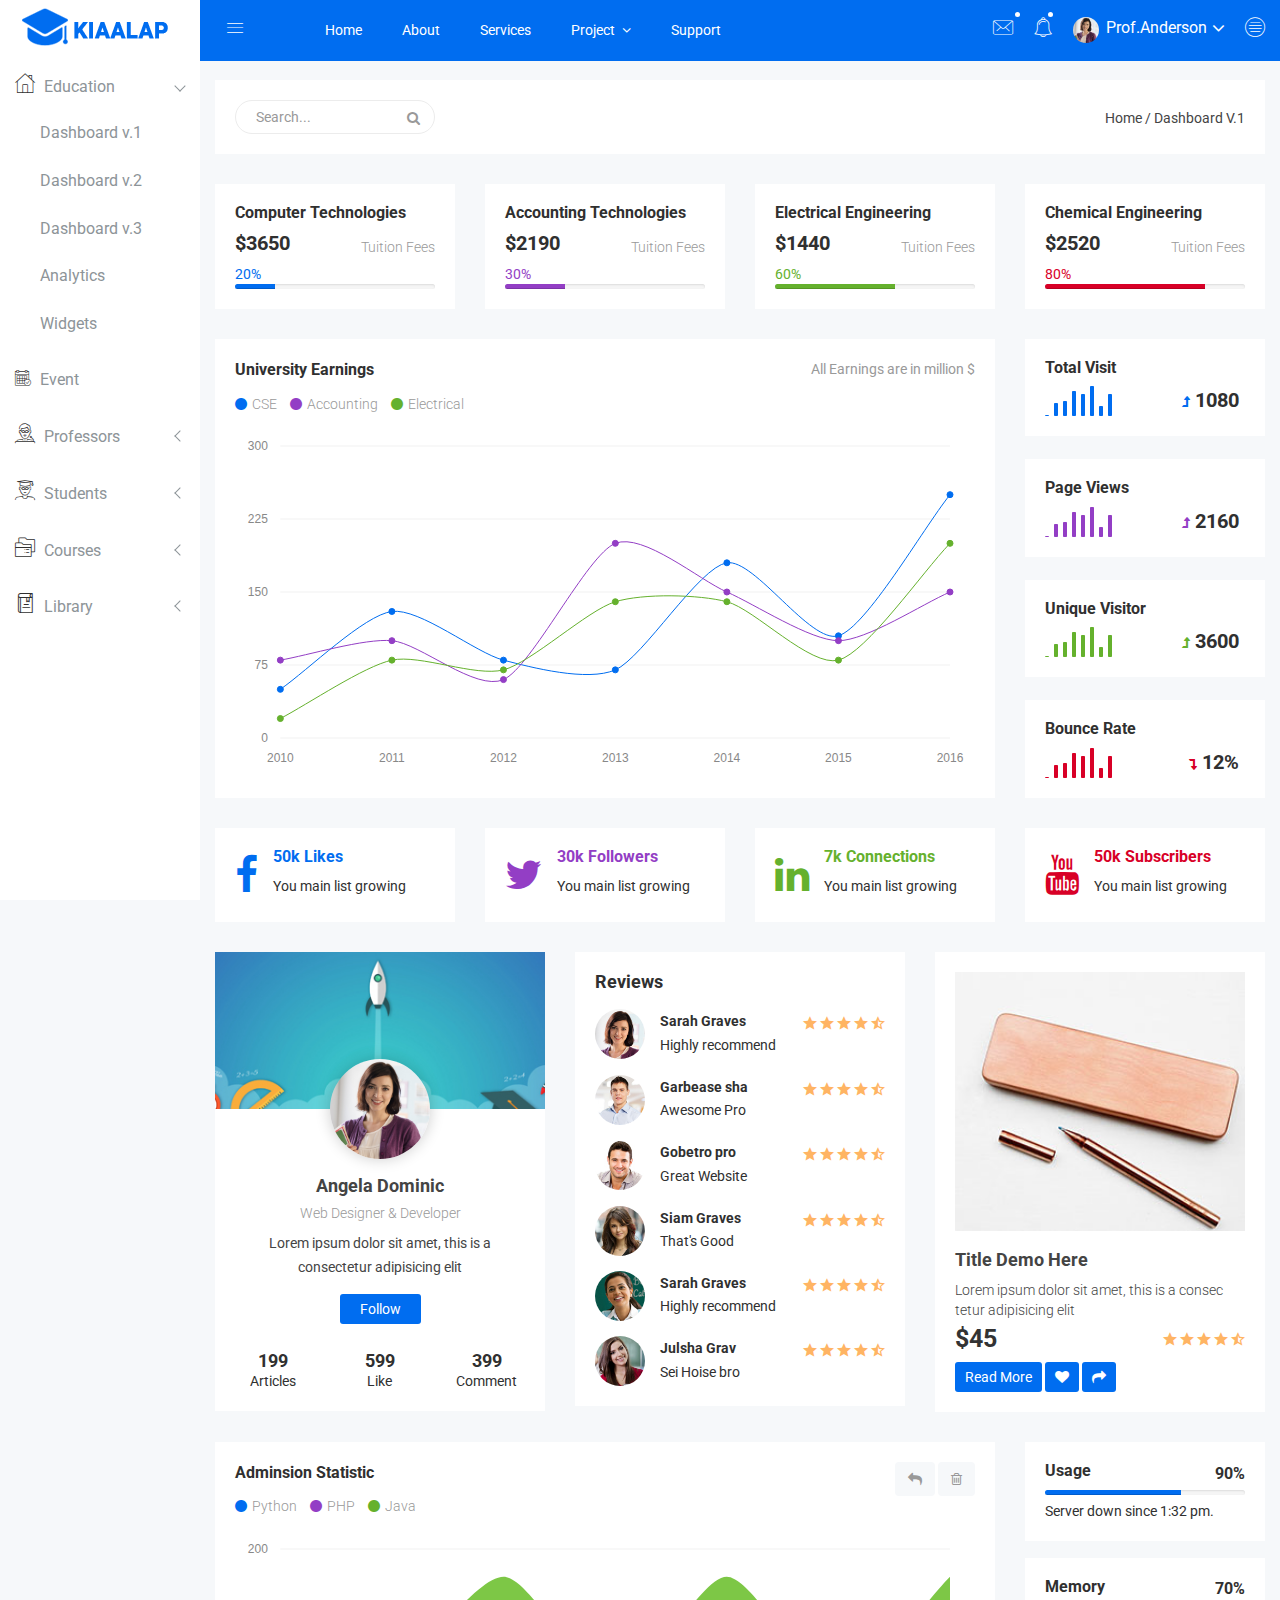
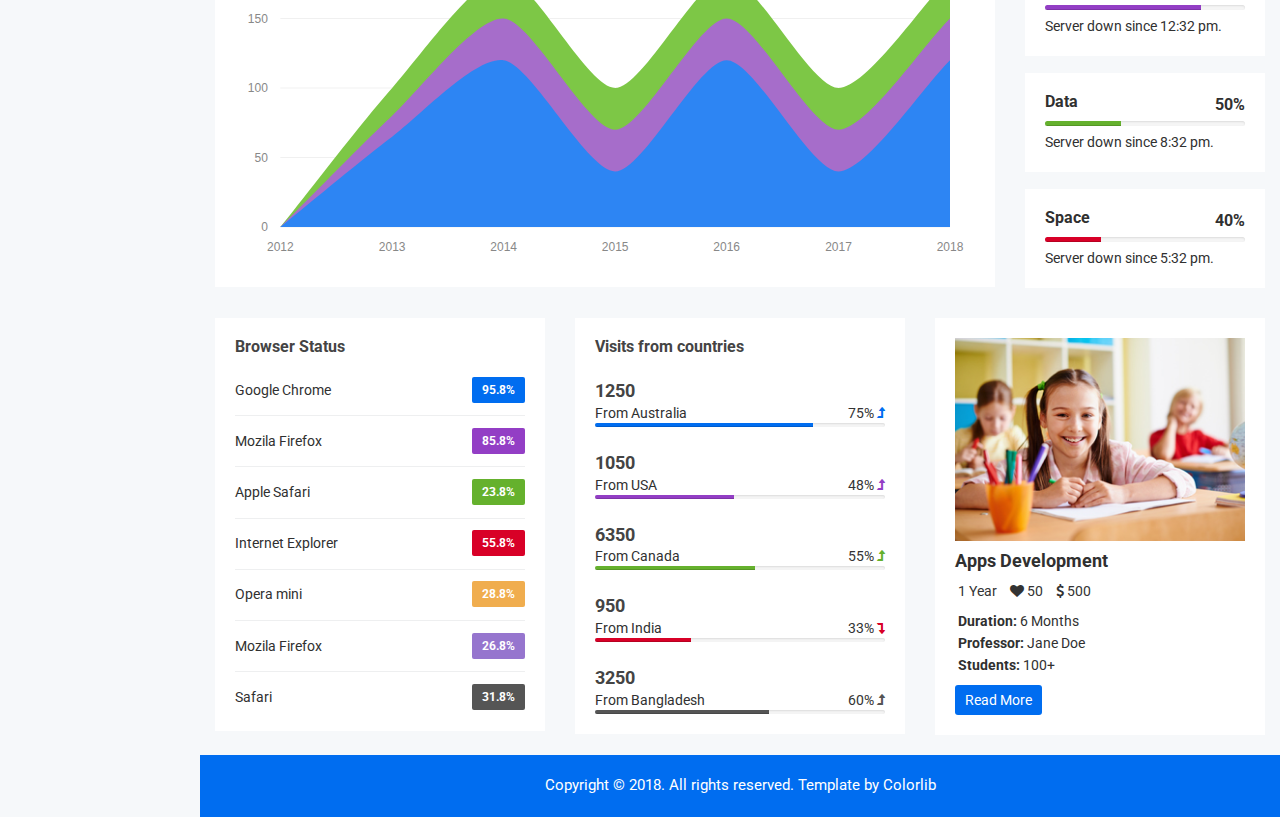
<file: kiaalap-master/index.html>
<!doctype html>
<html class="no-js" lang="en">

<head>
    <meta charset="utf-8">
    <meta http-equiv="x-ua-compatible" content="ie=edge">
    <title>Dashboard V.1 | Kiaalap - Kiaalap Admin Template</title>
    <meta name="description" content="">
    <meta name="viewport" content="width=device-width, initial-scale=1">
    <!-- favicon
		============================================ -->
    <link rel="shortcut icon" type="image/x-icon" href="img/favicon.ico">
    <!-- Google Fonts
		============================================ -->
    <link href="https://fonts.googleapis.com/css?family=Roboto:100,300,400,700,900" rel="stylesheet">
    <!-- Bootstrap CSS
		============================================ -->
    <link rel="stylesheet" href="css/bootstrap.min.css">
    <!-- Bootstrap CSS
		============================================ -->
    <link rel="stylesheet" href="css/font-awesome.min.css">
    <!-- owl.carousel CSS
		============================================ -->
    <link rel="stylesheet" href="css/owl.carousel.css">
    <link rel="stylesheet" href="css/owl.theme.css">
    <link rel="stylesheet" href="css/owl.transitions.css">
    <!-- animate CSS
		============================================ -->
    <link rel="stylesheet" href="css/animate.css">
    <!-- normalize CSS
		============================================ -->
    <link rel="stylesheet" href="css/normalize.css">
    <!-- meanmenu icon CSS
		============================================ -->
    <link rel="stylesheet" href="css/meanmenu.min.css">
    <!-- main CSS
		============================================ -->
    <link rel="stylesheet" href="css/main.css">
    <!-- educate icon CSS
		============================================ -->
    <link rel="stylesheet" href="css/educate-custon-icon.css">
    <!-- morrisjs CSS
		============================================ -->
    <link rel="stylesheet" href="css/morrisjs/morris.css">
    <!-- mCustomScrollbar CSS
		============================================ -->
    <link rel="stylesheet" href="css/scrollbar/jquery.mCustomScrollbar.min.css">
    <!-- metisMenu CSS
		============================================ -->
    <link rel="stylesheet" href="css/metisMenu/metisMenu.min.css">
    <link rel="stylesheet" href="css/metisMenu/metisMenu-vertical.css">
    <!-- calendar CSS
		============================================ -->
    <link rel="stylesheet" href="css/calendar/fullcalendar.min.css">
    <link rel="stylesheet" href="css/calendar/fullcalendar.print.min.css">
    <!-- style CSS
		============================================ -->
    <link rel="stylesheet" href="style.css">
    <!-- responsive CSS
		============================================ -->
    <link rel="stylesheet" href="css/responsive.css">
    <!-- modernizr JS
		============================================ -->
    <script src="js/vendor/modernizr-2.8.3.min.js"></script>
</head>

<body>
    <!--[if lt IE 8]>
		<p class="browserupgrade">You are using an <strong>outdated</strong> browser. Please <a href="http://browsehappy.com/">upgrade your browser</a> to improve your experience.</p>
	<![endif]-->
    <!-- Start Left menu area -->
    <div class="left-sidebar-pro">
        <nav id="sidebar" class="">
            <div class="sidebar-header">
                <a href="index.html"><img class="main-logo" src="img/logo/logo.png" alt="" /></a>
                <strong><a href="index.html"><img src="img/logo/logosn.png" alt="" /></a></strong>
            </div>
            <div class="left-custom-menu-adp-wrap comment-scrollbar">
                <nav class="sidebar-nav left-sidebar-menu-pro">
                    <ul class="metismenu" id="menu1">
                        <li class="active">
                            <a class="has-arrow" href="index.html">
								   <span class="educate-icon educate-home icon-wrap"></span>
								   <span class="mini-click-non">Education</span>
								</a>
                            <ul class="submenu-angle" aria-expanded="true">
                                <li><a title="Dashboard v.1" href="index.html"><span class="mini-sub-pro">Dashboard v.1</span></a></li>
                                <li><a title="Dashboard v.2" href="index-1.html"><span class="mini-sub-pro">Dashboard v.2</span></a></li>
                                <li><a title="Dashboard v.3" href="index-2.html"><span class="mini-sub-pro">Dashboard v.3</span></a></li>
                                <li><a title="Analytics" href="analytics.html"><span class="mini-sub-pro">Analytics</span></a></li>
                                <li><a title="Widgets" href="widgets.html"><span class="mini-sub-pro">Widgets</span></a></li>
                            </ul>
                        </li>
                        <li>
                            <a title="Landing Page" href="events.html" aria-expanded="false"><span class="educate-icon educate-event icon-wrap sub-icon-mg" aria-hidden="true"></span> <span class="mini-click-non">Event</span></a>
                        </li>
                        <li>
                            <a class="has-arrow" href="all-professors.html" aria-expanded="false"><span class="educate-icon educate-professor icon-wrap"></span> <span class="mini-click-non">Professors</span></a>
                            <ul class="submenu-angle" aria-expanded="false">
                                <li><a title="All Professors" href="all-professors.html"><span class="mini-sub-pro">All Professors</span></a></li>
                                <li><a title="Add Professor" href="add-professor.html"><span class="mini-sub-pro">Add Professor</span></a></li>
                                <li><a title="Edit Professor" href="edit-professor.html"><span class="mini-sub-pro">Edit Professor</span></a></li>
                                <li><a title="Professor Profile" href="professor-profile.html"><span class="mini-sub-pro">Professor Profile</span></a></li>
                            </ul>
                        </li>
                        <li>
                            <a class="has-arrow" href="all-students.html" aria-expanded="false"><span class="educate-icon educate-student icon-wrap"></span> <span class="mini-click-non">Students</span></a>
                            <ul class="submenu-angle" aria-expanded="false">
                                <li><a title="All Students" href="all-students.html"><span class="mini-sub-pro">All Students</span></a></li>
                                <li><a title="Add Students" href="add-student.html"><span class="mini-sub-pro">Add Student</span></a></li>
                                <li><a title="Edit Students" href="edit-student.html"><span class="mini-sub-pro">Edit Student</span></a></li>
                                <li><a title="Students Profile" href="student-profile.html"><span class="mini-sub-pro">Student Profile</span></a></li>
                            </ul>
                        </li>
                        <li>
                            <a class="has-arrow" href="all-courses.html" aria-expanded="false"><span class="educate-icon educate-course icon-wrap"></span> <span class="mini-click-non">Courses</span></a>
                            <ul class="submenu-angle" aria-expanded="false">
                                <li><a title="All Courses" href="all-courses.html"><span class="mini-sub-pro">All Courses</span></a></li>
                                <li><a title="Add Courses" href="add-course.html"><span class="mini-sub-pro">Add Course</span></a></li>
                                <li><a title="Edit Courses" href="edit-course.html"><span class="mini-sub-pro">Edit Course</span></a></li>
                                <li><a title="Courses Profile" href="course-info.html"><span class="mini-sub-pro">Courses Info</span></a></li>
                                <li><a title="Product Payment" href="course-payment.html"><span class="mini-sub-pro">Courses Payment</span></a></li>
                            </ul>
                        </li>
                        <li>
                            <a class="has-arrow" href="all-courses.html" aria-expanded="false"><span class="educate-icon educate-library icon-wrap"></span> <span class="mini-click-non">Library</span></a>
                            <ul class="submenu-angle" aria-expanded="false">
                                <li><a title="All Library" href="library-assets.html"><span class="mini-sub-pro">Library Assets</span></a></li>
                                <li><a title="Add Library" href="add-library-assets.html"><span class="mini-sub-pro">Add Library Asset</span></a></li>
                                <li><a title="Edit Library" href="edit-library-assets.html"><span class="mini-sub-pro">Edit Library Asset</span></a></li>
                            </ul>
                        </li>
                        <li>
                            <a class="has-arrow" href="all-courses.html" aria-expanded="false"><span class="educate-icon educate-department icon-wrap"></span> <span class="mini-click-non">Departments</span></a>
                            <ul class="submenu-angle" aria-expanded="false">
                                <li><a title="Departments List" href="departments.html"><span class="mini-sub-pro">Departments List</span></a></li>
                                <li><a title="Add Departments" href="add-department.html"><span class="mini-sub-pro">Add Departments</span></a></li>
                                <li><a title="Edit Departments" href="edit-department.html"><span class="mini-sub-pro">Edit Departments</span></a></li>
                            </ul>
                        </li>
                        <li>
                            <a class="has-arrow" href="mailbox.html" aria-expanded="false"><span class="educate-icon educate-message icon-wrap"></span> <span class="mini-click-non">Mailbox</span></a>
                            <ul class="submenu-angle" aria-expanded="false">
                                <li><a title="Inbox" href="mailbox.html"><span class="mini-sub-pro">Inbox</span></a></li>
                                <li><a title="View Mail" href="mailbox-view.html"><span class="mini-sub-pro">View Mail</span></a></li>
                                <li><a title="Compose Mail" href="mailbox-compose.html"><span class="mini-sub-pro">Compose Mail</span></a></li>
                            </ul>
                        </li>
                        <li>
                            <a class="has-arrow" href="mailbox.html" aria-expanded="false"><span class="educate-icon educate-interface icon-wrap"></span> <span class="mini-click-non">Interface</span></a>
                            <ul class="submenu-angle interface-mini-nb-dp" aria-expanded="false">
                                <li><a title="Google Map" href="google-map.html"><span class="mini-sub-pro">Google Map</span></a></li>
                                <li><a title="Data Maps" href="data-maps.html"><span class="mini-sub-pro">Data Maps</span></a></li>
                                <li><a title="Pdf Viewer" href="pdf-viewer.html"><span class="mini-sub-pro">Pdf Viewer</span></a></li>
                                <li><a title="X-Editable" href="x-editable.html"><span class="mini-sub-pro">X-Editable</span></a></li>
                                <li><a title="Code Editor" href="code-editor.html"><span class="mini-sub-pro">Code Editor</span></a></li>
                                <li><a title="Tree View" href="tree-view.html"><span class="mini-sub-pro">Tree View</span></a></li>
                                <li><a title="Preloader" href="preloader.html"><span class="mini-sub-pro">Preloader</span></a></li>
                                <li><a title="Images Cropper" href="images-cropper.html"><span class="mini-sub-pro">Images Cropper</span></a></li>
                            </ul>
                        </li>
                        <li>
                            <a class="has-arrow" href="mailbox.html" aria-expanded="false"><span class="educate-icon educate-charts icon-wrap"></span> <span class="mini-click-non">Charts</span></a>
                            <ul class="submenu-angle chart-mini-nb-dp" aria-expanded="false">
                                <li><a title="Bar Charts" href="bar-charts.html"><span class="mini-sub-pro">Bar Charts</span></a></li>
                                <li><a title="Line Charts" href="line-charts.html"><span class="mini-sub-pro">Line Charts</span></a></li>
                                <li><a title="Area Charts" href="area-charts.html"><span class="mini-sub-pro">Area Charts</span></a></li>
                                <li><a title="Rounded Charts" href="rounded-chart.html"><span class="mini-sub-pro">Rounded Charts</span></a></li>
                                <li><a title="C3 Charts" href="c3.html"><span class="mini-sub-pro">C3 Charts</span></a></li>
                                <li><a title="Sparkline Charts" href="sparkline.html"><span class="mini-sub-pro">Sparkline Charts</span></a></li>
                                <li><a title="Peity Charts" href="peity.html"><span class="mini-sub-pro">Peity Charts</span></a></li>
                            </ul>
                        </li>
                        <li>
                            <a class="has-arrow" href="mailbox.html" aria-expanded="false"><span class="educate-icon educate-data-table icon-wrap"></span> <span class="mini-click-non">Data Tables</span></a>
                            <ul class="submenu-angle" aria-expanded="false">
                                <li><a title="Peity Charts" href="static-table.html"><span class="mini-sub-pro">Static Table</span></a></li>
                                <li><a title="Data Table" href="data-table.html"><span class="mini-sub-pro">Data Table</span></a></li>
                            </ul>
                        </li>
                        <li>
                            <a class="has-arrow" href="mailbox.html" aria-expanded="false"><span class="educate-icon educate-form icon-wrap"></span> <span class="mini-click-non">Forms Elements</span></a>
                            <ul class="submenu-angle form-mini-nb-dp" aria-expanded="false">
                                <li><a title="Basic Form Elements" href="basic-form-element.html"><span class="mini-sub-pro">Bc Form Elements</span></a></li>
                                <li><a title="Advance Form Elements" href="advance-form-element.html"><span class="mini-sub-pro">Ad Form Elements</span></a></li>
                                <li><a title="Password Meter" href="password-meter.html"><span class="mini-sub-pro">Password Meter</span></a></li>
                                <li><a title="Multi Upload" href="multi-upload.html"><span class="mini-sub-pro">Multi Upload</span></a></li>
                                <li><a title="Text Editor" href="tinymc.html"><span class="mini-sub-pro">Text Editor</span></a></li>
                                <li><a title="Dual List Box" href="dual-list-box.html"><span class="mini-sub-pro">Dual List Box</span></a></li>
                            </ul>
                        </li>
                        <li>
                            <a class="has-arrow" href="mailbox.html" aria-expanded="false"><span class="educate-icon educate-apps icon-wrap"></span> <span class="mini-click-non">App views</span></a>
                            <ul class="submenu-angle app-mini-nb-dp" aria-expanded="false">
                                <li><a title="Notifications" href="notifications.html"><span class="mini-sub-pro">Notifications</span></a></li>
                                <li><a title="Alerts" href="alerts.html"><span class="mini-sub-pro">Alerts</span></a></li>
                                <li><a title="Modals" href="modals.html"><span class="mini-sub-pro">Modals</span></a></li>
                                <li><a title="Buttons" href="buttons.html"><span class="mini-sub-pro">Buttons</span></a></li>
                                <li><a title="Tabs" href="tabs.html"><span class="mini-sub-pro">Tabs</span></a></li>
                                <li><a title="Accordion" href="accordion.html"><span class="mini-sub-pro">Accordion</span></a></li>
                            </ul>
                        </li>
                        <li id="removable">
                            <a class="has-arrow" href="#" aria-expanded="false"><span class="educate-icon educate-pages icon-wrap"></span> <span class="mini-click-non">Pages</span></a>
                            <ul class="submenu-angle page-mini-nb-dp" aria-expanded="false">
                                <li><a title="Login" href="login.html"><span class="mini-sub-pro">Login</span></a></li>
                                <li><a title="Register" href="register.html"><span class="mini-sub-pro">Register</span></a></li>
                                <li><a title="Lock" href="lock.html"><span class="mini-sub-pro">Lock</span></a></li>
                                <li><a title="Password Recovery" href="password-recovery.html"><span class="mini-sub-pro">Password Recovery</span></a></li>
                                <li><a title="404 Page" href="404.html"><span class="mini-sub-pro">404 Page</span></a></li>
                                <li><a title="500 Page" href="500.html"><span class="mini-sub-pro">500 Page</span></a></li>
                            </ul>
                        </li>
                    </ul>
                </nav>
            </div>
        </nav>
    </div>
    <!-- End Left menu area -->
    <!-- Start Welcome area -->
    <div class="all-content-wrapper">
        <div class="container-fluid">
            <div class="row">
                <div class="col-lg-12 col-md-12 col-sm-12 col-xs-12">
                    <div class="logo-pro">
                        <a href="index.html"><img class="main-logo" src="img/logo/logo.png" alt="" /></a>
                    </div>
                </div>
            </div>
        </div>
        <div class="header-advance-area">
            <div class="header-top-area">
                <div class="container-fluid">
                    <div class="row">
                        <div class="col-lg-12 col-md-12 col-sm-12 col-xs-12">
                            <div class="header-top-wraper">
                                <div class="row">
                                    <div class="col-lg-1 col-md-0 col-sm-1 col-xs-12">
                                        <div class="menu-switcher-pro">
                                            <button type="button" id="sidebarCollapse" class="btn bar-button-pro header-drl-controller-btn btn-info navbar-btn">
													<i class="educate-icon educate-nav"></i>
												</button>
                                        </div>
                                    </div>
                                    <div class="col-lg-6 col-md-7 col-sm-6 col-xs-12">
                                        <div class="header-top-menu tabl-d-n">
                                            <ul class="nav navbar-nav mai-top-nav">
                                                <li class="nav-item"><a href="#" class="nav-link">Home</a>
                                                </li>
                                                <li class="nav-item"><a href="#" class="nav-link">About</a>
                                                </li>
                                                <li class="nav-item"><a href="#" class="nav-link">Services</a>
                                                </li>
                                                <li class="nav-item dropdown res-dis-nn">
                                                    <a href="#" data-toggle="dropdown" role="button" aria-expanded="false" class="nav-link dropdown-toggle">Project <span class="angle-down-topmenu"><i class="fa fa-angle-down"></i></span></a>
                                                    <div role="menu" class="dropdown-menu animated zoomIn">
                                                        <a href="#" class="dropdown-item">Documentation</a>
                                                        <a href="#" class="dropdown-item">Expert Backend</a>
                                                        <a href="#" class="dropdown-item">Expert FrontEnd</a>
                                                        <a href="#" class="dropdown-item">Contact Support</a>
                                                    </div>
                                                </li>
                                                <li class="nav-item"><a href="#" class="nav-link">Support</a>
                                                </li>
                                            </ul>
                                        </div>
                                    </div>
                                    <div class="col-lg-5 col-md-5 col-sm-12 col-xs-12">
                                        <div class="header-right-info">
                                            <ul class="nav navbar-nav mai-top-nav header-right-menu">
                                                <li class="nav-item dropdown">
                                                    <a href="#" data-toggle="dropdown" role="button" aria-expanded="false" class="nav-link dropdown-toggle"><i class="educate-icon educate-message edu-chat-pro" aria-hidden="true"></i><span class="indicator-ms"></span></a>
                                                    <div role="menu" class="author-message-top dropdown-menu animated zoomIn">
                                                        <div class="message-single-top">
                                                            <h1>Message</h1>
                                                        </div>
                                                        <ul class="message-menu">
                                                            <li>
                                                                <a href="#">
                                                                    <div class="message-img">
                                                                        <img src="img/contact/1.jpg" alt="">
                                                                    </div>
                                                                    <div class="message-content">
                                                                        <span class="message-date">16 Sept</span>
                                                                        <h2>Advanda Cro</h2>
                                                                        <p>Please done this project as soon possible.</p>
                                                                    </div>
                                                                </a>
                                                            </li>
                                                            <li>
                                                                <a href="#">
                                                                    <div class="message-img">
                                                                        <img src="img/contact/4.jpg" alt="">
                                                                    </div>
                                                                    <div class="message-content">
                                                                        <span class="message-date">16 Sept</span>
                                                                        <h2>Sulaiman din</h2>
                                                                        <p>Please done this project as soon possible.</p>
                                                                    </div>
                                                                </a>
                                                            </li>
                                                            <li>
                                                                <a href="#">
                                                                    <div class="message-img">
                                                                        <img src="img/contact/3.jpg" alt="">
                                                                    </div>
                                                                    <div class="message-content">
                                                                        <span class="message-date">16 Sept</span>
                                                                        <h2>Victor Jara</h2>
                                                                        <p>Please done this project as soon possible.</p>
                                                                    </div>
                                                                </a>
                                                            </li>
                                                            <li>
                                                                <a href="#">
                                                                    <div class="message-img">
                                                                        <img src="img/contact/2.jpg" alt="">
                                                                    </div>
                                                                    <div class="message-content">
                                                                        <span class="message-date">16 Sept</span>
                                                                        <h2>Victor Jara</h2>
                                                                        <p>Please done this project as soon possible.</p>
                                                                    </div>
                                                                </a>
                                                            </li>
                                                        </ul>
                                                        <div class="message-view">
                                                            <a href="#">View All Messages</a>
                                                        </div>
                                                    </div>
                                                </li>
                                                <li class="nav-item"><a href="#" data-toggle="dropdown" role="button" aria-expanded="false" class="nav-link dropdown-toggle"><i class="educate-icon educate-bell" aria-hidden="true"></i><span class="indicator-nt"></span></a>
                                                    <div role="menu" class="notification-author dropdown-menu animated zoomIn">
                                                        <div class="notification-single-top">
                                                            <h1>Notifications</h1>
                                                        </div>
                                                        <ul class="notification-menu">
                                                            <li>
                                                                <a href="#">
                                                                    <div class="notification-icon">
                                                                        <i class="educate-icon educate-checked edu-checked-pro admin-check-pro" aria-hidden="true"></i>
                                                                    </div>
                                                                    <div class="notification-content">
                                                                        <span class="notification-date">16 Sept</span>
                                                                        <h2>Advanda Cro</h2>
                                                                        <p>Please done this project as soon possible.</p>
                                                                    </div>
                                                                </a>
                                                            </li>
                                                            <li>
                                                                <a href="#">
                                                                    <div class="notification-icon">
                                                                        <i class="fa fa-cloud edu-cloud-computing-down" aria-hidden="true"></i>
                                                                    </div>
                                                                    <div class="notification-content">
                                                                        <span class="notification-date">16 Sept</span>
                                                                        <h2>Sulaiman din</h2>
                                                                        <p>Please done this project as soon possible.</p>
                                                                    </div>
                                                                </a>
                                                            </li>
                                                            <li>
                                                                <a href="#">
                                                                    <div class="notification-icon">
                                                                        <i class="fa fa-eraser edu-shield" aria-hidden="true"></i>
                                                                    </div>
                                                                    <div class="notification-content">
                                                                        <span class="notification-date">16 Sept</span>
                                                                        <h2>Victor Jara</h2>
                                                                        <p>Please done this project as soon possible.</p>
                                                                    </div>
                                                                </a>
                                                            </li>
                                                            <li>
                                                                <a href="#">
                                                                    <div class="notification-icon">
                                                                        <i class="fa fa-line-chart edu-analytics-arrow" aria-hidden="true"></i>
                                                                    </div>
                                                                    <div class="notification-content">
                                                                        <span class="notification-date">16 Sept</span>
                                                                        <h2>Victor Jara</h2>
                                                                        <p>Please done this project as soon possible.</p>
                                                                    </div>
                                                                </a>
                                                            </li>
                                                        </ul>
                                                        <div class="notification-view">
                                                            <a href="#">View All Notification</a>
                                                        </div>
                                                    </div>
                                                </li>
                                                <li class="nav-item">
                                                    <a href="#" data-toggle="dropdown" role="button" aria-expanded="false" class="nav-link dropdown-toggle">
															<img src="img/product/pro4.jpg" alt="" />
															<span class="admin-name">Prof.Anderson</span>
															<i class="fa fa-angle-down edu-icon edu-down-arrow"></i>
														</a>
                                                    <ul role="menu" class="dropdown-header-top author-log dropdown-menu animated zoomIn">
                                                        <li><a href="#"><span class="edu-icon edu-home-admin author-log-ic"></span>My Account</a>
                                                        </li>
                                                        <li><a href="#"><span class="edu-icon edu-user-rounded author-log-ic"></span>My Profile</a>
                                                        </li>
                                                        <li><a href="#"><span class="edu-icon edu-money author-log-ic"></span>User Billing</a>
                                                        </li>
                                                        <li><a href="#"><span class="edu-icon edu-settings author-log-ic"></span>Settings</a>
                                                        </li>
                                                        <li><a href="#"><span class="edu-icon edu-locked author-log-ic"></span>Log Out</a>
                                                        </li>
                                                    </ul>
                                                </li>
                                                <li class="nav-item nav-setting-open"><a href="#" data-toggle="dropdown" role="button" aria-expanded="false" class="nav-link dropdown-toggle"><i class="educate-icon educate-menu"></i></a>

                                                    <div role="menu" class="admintab-wrap menu-setting-wrap menu-setting-wrap-bg dropdown-menu animated zoomIn">
                                                        <ul class="nav nav-tabs custon-set-tab">
                                                            <li class="active"><a data-toggle="tab" href="#Notes">Notes</a>
                                                            </li>
                                                            <li><a data-toggle="tab" href="#Projects">Projects</a>
                                                            </li>
                                                            <li><a data-toggle="tab" href="#Settings">Settings</a>
                                                            </li>
                                                        </ul>

                                                        <div class="tab-content custom-bdr-nt">
                                                            <div id="Notes" class="tab-pane fade in active">
                                                                <div class="notes-area-wrap">
                                                                    <div class="note-heading-indicate">
                                                                        <h2><i class="fa fa-comments-o"></i> Latest Notes</h2>
                                                                        <p>You have 10 new message.</p>
                                                                    </div>
                                                                    <div class="notes-list-area notes-menu-scrollbar">
                                                                        <ul class="notes-menu-list">
                                                                            <li>
                                                                                <a href="#">
                                                                                    <div class="notes-list-flow">
                                                                                        <div class="notes-img">
                                                                                            <img src="img/contact/4.jpg" alt="" />
                                                                                        </div>
                                                                                        <div class="notes-content">
                                                                                            <p> The point of using Lorem Ipsum is that it has a more-or-less normal.</p>
                                                                                            <span>Yesterday 2:45 pm</span>
                                                                                        </div>
                                                                                    </div>
                                                                                </a>
                                                                            </li>
                                                                            <li>
                                                                                <a href="#">
                                                                                    <div class="notes-list-flow">
                                                                                        <div class="notes-img">
                                                                                            <img src="img/contact/1.jpg" alt="" />
                                                                                        </div>
                                                                                        <div class="notes-content">
                                                                                            <p> The point of using Lorem Ipsum is that it has a more-or-less normal.</p>
                                                                                            <span>Yesterday 2:45 pm</span>
                                                                                        </div>
                                                                                    </div>
                                                                                </a>
                                                                            </li>
                                                                            <li>
                                                                                <a href="#">
                                                                                    <div class="notes-list-flow">
                                                                                        <div class="notes-img">
                                                                                            <img src="img/contact/2.jpg" alt="" />
                                                                                        </div>
                                                                                        <div class="notes-content">
                                                                                            <p> The point of using Lorem Ipsum is that it has a more-or-less normal.</p>
                                                                                            <span>Yesterday 2:45 pm</span>
                                                                                        </div>
                                                                                    </div>
                                                                                </a>
                                                                            </li>
                                                                            <li>
                                                                                <a href="#">
                                                                                    <div class="notes-list-flow">
                                                                                        <div class="notes-img">
                                                                                            <img src="img/contact/3.jpg" alt="" />
                                                                                        </div>
                                                                                        <div class="notes-content">
                                                                                            <p> The point of using Lorem Ipsum is that it has a more-or-less normal.</p>
                                                                                            <span>Yesterday 2:45 pm</span>
                                                                                        </div>
                                                                                    </div>
                                                                                </a>
                                                                            </li>
                                                                            <li>
                                                                                <a href="#">
                                                                                    <div class="notes-list-flow">
                                                                                        <div class="notes-img">
                                                                                            <img src="img/contact/4.jpg" alt="" />
                                                                                        </div>
                                                                                        <div class="notes-content">
                                                                                            <p> The point of using Lorem Ipsum is that it has a more-or-less normal.</p>
                                                                                            <span>Yesterday 2:45 pm</span>
                                                                                        </div>
                                                                                    </div>
                                                                                </a>
                                                                            </li>
                                                                            <li>
                                                                                <a href="#">
                                                                                    <div class="notes-list-flow">
                                                                                        <div class="notes-img">
                                                                                            <img src="img/contact/1.jpg" alt="" />
                                                                                        </div>
                                                                                        <div class="notes-content">
                                                                                            <p> The point of using Lorem Ipsum is that it has a more-or-less normal.</p>
                                                                                            <span>Yesterday 2:45 pm</span>
                                                                                        </div>
                                                                                    </div>
                                                                                </a>
                                                                            </li>
                                                                            <li>
                                                                                <a href="#">
                                                                                    <div class="notes-list-flow">
                                                                                        <div class="notes-img">
                                                                                            <img src="img/contact/2.jpg" alt="" />
                                                                                        </div>
                                                                                        <div class="notes-content">
                                                                                            <p> The point of using Lorem Ipsum is that it has a more-or-less normal.</p>
                                                                                            <span>Yesterday 2:45 pm</span>
                                                                                        </div>
                                                                                    </div>
                                                                                </a>
                                                                            </li>
                                                                            <li>
                                                                                <a href="#">
                                                                                    <div class="notes-list-flow">
                                                                                        <div class="notes-img">
                                                                                            <img src="img/contact/1.jpg" alt="" />
                                                                                        </div>
                                                                                        <div class="notes-content">
                                                                                            <p> The point of using Lorem Ipsum is that it has a more-or-less normal.</p>
                                                                                            <span>Yesterday 2:45 pm</span>
                                                                                        </div>
                                                                                    </div>
                                                                                </a>
                                                                            </li>
                                                                            <li>
                                                                                <a href="#">
                                                                                    <div class="notes-list-flow">
                                                                                        <div class="notes-img">
                                                                                            <img src="img/contact/2.jpg" alt="" />
                                                                                        </div>
                                                                                        <div class="notes-content">
                                                                                            <p> The point of using Lorem Ipsum is that it has a more-or-less normal.</p>
                                                                                            <span>Yesterday 2:45 pm</span>
                                                                                        </div>
                                                                                    </div>
                                                                                </a>
                                                                            </li>
                                                                            <li>
                                                                                <a href="#">
                                                                                    <div class="notes-list-flow">
                                                                                        <div class="notes-img">
                                                                                            <img src="img/contact/3.jpg" alt="" />
                                                                                        </div>
                                                                                        <div class="notes-content">
                                                                                            <p> The point of using Lorem Ipsum is that it has a more-or-less normal.</p>
                                                                                            <span>Yesterday 2:45 pm</span>
                                                                                        </div>
                                                                                    </div>
                                                                                </a>
                                                                            </li>
                                                                        </ul>
                                                                    </div>
                                                                </div>
                                                            </div>
                                                            <div id="Projects" class="tab-pane fade">
                                                                <div class="projects-settings-wrap">
                                                                    <div class="note-heading-indicate">
                                                                        <h2><i class="fa fa-cube"></i> Latest projects</h2>
                                                                        <p> You have 20 projects. 5 not completed.</p>
                                                                    </div>
                                                                    <div class="project-st-list-area project-st-menu-scrollbar">
                                                                        <ul class="projects-st-menu-list">
                                                                            <li>
                                                                                <a href="#">
                                                                                    <div class="project-list-flow">
                                                                                        <div class="projects-st-heading">
                                                                                            <h2>Web Development</h2>
                                                                                            <p> The point of using Lorem Ipsum is that it has a more or less normal.</p>
                                                                                            <span class="project-st-time">1 hours ago</span>
                                                                                        </div>
                                                                                        <div class="projects-st-content">
                                                                                            <p>Completion with: 28%</p>
                                                                                            <div class="progress progress-mini">
                                                                                                <div style="width: 28%;" class="progress-bar progress-bar-danger hd-tp-1"></div>
                                                                                            </div>
                                                                                            <p>Project end: 4:00 pm - 12.06.2014</p>
                                                                                        </div>
                                                                                    </div>
                                                                                </a>
                                                                            </li>
                                                                            <li>
                                                                                <a href="#">
                                                                                    <div class="project-list-flow">
                                                                                        <div class="projects-st-heading">
                                                                                            <h2>Software Development</h2>
                                                                                            <p> The point of using Lorem Ipsum is that it has a more or less normal.</p>
                                                                                            <span class="project-st-time">2 hours ago</span>
                                                                                        </div>
                                                                                        <div class="projects-st-content project-rating-cl">
                                                                                            <p>Completion with: 68%</p>
                                                                                            <div class="progress progress-mini">
                                                                                                <div style="width: 68%;" class="progress-bar hd-tp-2"></div>
                                                                                            </div>
                                                                                            <p>Project end: 4:00 pm - 12.06.2014</p>
                                                                                        </div>
                                                                                    </div>
                                                                                </a>
                                                                            </li>
                                                                            <li>
                                                                                <a href="#">
                                                                                    <div class="project-list-flow">
                                                                                        <div class="projects-st-heading">
                                                                                            <h2>Graphic Design</h2>
                                                                                            <p> The point of using Lorem Ipsum is that it has a more or less normal.</p>
                                                                                            <span class="project-st-time">3 hours ago</span>
                                                                                        </div>
                                                                                        <div class="projects-st-content">
                                                                                            <p>Completion with: 78%</p>
                                                                                            <div class="progress progress-mini">
                                                                                                <div style="width: 78%;" class="progress-bar hd-tp-3"></div>
                                                                                            </div>
                                                                                            <p>Project end: 4:00 pm - 12.06.2014</p>
                                                                                        </div>
                                                                                    </div>
                                                                                </a>
                                                                            </li>
                                                                            <li>
                                                                                <a href="#">
                                                                                    <div class="project-list-flow">
                                                                                        <div class="projects-st-heading">
                                                                                            <h2>Web Design</h2>
                                                                                            <p> The point of using Lorem Ipsum is that it has a more or less normal.</p>
                                                                                            <span class="project-st-time">4 hours ago</span>
                                                                                        </div>
                                                                                        <div class="projects-st-content project-rating-cl2">
                                                                                            <p>Completion with: 38%</p>
                                                                                            <div class="progress progress-mini">
                                                                                                <div style="width: 38%;" class="progress-bar progress-bar-danger hd-tp-4"></div>
                                                                                            </div>
                                                                                            <p>Project end: 4:00 pm - 12.06.2014</p>
                                                                                        </div>
                                                                                    </div>
                                                                                </a>
                                                                            </li>
                                                                            <li>
                                                                                <a href="#">
                                                                                    <div class="project-list-flow">
                                                                                        <div class="projects-st-heading">
                                                                                            <h2>Business Card</h2>
                                                                                            <p> The point of using Lorem Ipsum is that it has a more or less normal.</p>
                                                                                            <span class="project-st-time">5 hours ago</span>
                                                                                        </div>
                                                                                        <div class="projects-st-content">
                                                                                            <p>Completion with: 28%</p>
                                                                                            <div class="progress progress-mini">
                                                                                                <div style="width: 28%;" class="progress-bar progress-bar-danger hd-tp-5"></div>
                                                                                            </div>
                                                                                            <p>Project end: 4:00 pm - 12.06.2014</p>
                                                                                        </div>
                                                                                    </div>
                                                                                </a>
                                                                            </li>
                                                                            <li>
                                                                                <a href="#">
                                                                                    <div class="project-list-flow">
                                                                                        <div class="projects-st-heading">
                                                                                            <h2>Ecommerce Business</h2>
                                                                                            <p> The point of using Lorem Ipsum is that it has a more or less normal.</p>
                                                                                            <span class="project-st-time">6 hours ago</span>
                                                                                        </div>
                                                                                        <div class="projects-st-content project-rating-cl">
                                                                                            <p>Completion with: 68%</p>
                                                                                            <div class="progress progress-mini">
                                                                                                <div style="width: 68%;" class="progress-bar hd-tp-6"></div>
                                                                                            </div>
                                                                                            <p>Project end: 4:00 pm - 12.06.2014</p>
                                                                                        </div>
                                                                                    </div>
                                                                                </a>
                                                                            </li>
                                                                            <li>
                                                                                <a href="#">
                                                                                    <div class="project-list-flow">
                                                                                        <div class="projects-st-heading">
                                                                                            <h2>Woocommerce Plugin</h2>
                                                                                            <p> The point of using Lorem Ipsum is that it has a more or less normal.</p>
                                                                                            <span class="project-st-time">7 hours ago</span>
                                                                                        </div>
                                                                                        <div class="projects-st-content">
                                                                                            <p>Completion with: 78%</p>
                                                                                            <div class="progress progress-mini">
                                                                                                <div style="width: 78%;" class="progress-bar"></div>
                                                                                            </div>
                                                                                            <p>Project end: 4:00 pm - 12.06.2014</p>
                                                                                        </div>
                                                                                    </div>
                                                                                </a>
                                                                            </li>
                                                                            <li>
                                                                                <a href="#">
                                                                                    <div class="project-list-flow">
                                                                                        <div class="projects-st-heading">
                                                                                            <h2>Wordpress Theme</h2>
                                                                                            <p> The point of using Lorem Ipsum is that it has a more or less normal.</p>
                                                                                            <span class="project-st-time">9 hours ago</span>
                                                                                        </div>
                                                                                        <div class="projects-st-content project-rating-cl2">
                                                                                            <p>Completion with: 38%</p>
                                                                                            <div class="progress progress-mini">
                                                                                                <div style="width: 38%;" class="progress-bar progress-bar-danger"></div>
                                                                                            </div>
                                                                                            <p>Project end: 4:00 pm - 12.06.2014</p>
                                                                                        </div>
                                                                                    </div>
                                                                                </a>
                                                                            </li>
                                                                        </ul>
                                                                    </div>
                                                                </div>
                                                            </div>
                                                            <div id="Settings" class="tab-pane fade">
                                                                <div class="setting-panel-area">
                                                                    <div class="note-heading-indicate">
                                                                        <h2><i class="fa fa-gears"></i> Settings Panel</h2>
                                                                        <p> You have 20 Settings. 5 not completed.</p>
                                                                    </div>
                                                                    <ul class="setting-panel-list">
                                                                        <li>
                                                                            <div class="checkbox-setting-pro">
                                                                                <div class="checkbox-title-pro">
                                                                                    <h2>Show notifications</h2>
                                                                                    <div class="ts-custom-check">
                                                                                        <div class="onoffswitch">
                                                                                            <input type="checkbox" name="collapsemenu" class="onoffswitch-checkbox" id="example">
                                                                                            <label class="onoffswitch-label" for="example">
																									<span class="onoffswitch-inner"></span>
																									<span class="onoffswitch-switch"></span>
																								</label>
                                                                                        </div>
                                                                                    </div>
                                                                                </div>
                                                                            </div>
                                                                        </li>
                                                                        <li>
                                                                            <div class="checkbox-setting-pro">
                                                                                <div class="checkbox-title-pro">
                                                                                    <h2>Disable Chat</h2>
                                                                                    <div class="ts-custom-check">
                                                                                        <div class="onoffswitch">
                                                                                            <input type="checkbox" name="collapsemenu" class="onoffswitch-checkbox" id="example3">
                                                                                            <label class="onoffswitch-label" for="example3">
																									<span class="onoffswitch-inner"></span>
																									<span class="onoffswitch-switch"></span>
																								</label>
                                                                                        </div>
                                                                                    </div>
                                                                                </div>
                                                                            </div>
                                                                        </li>
                                                                        <li>
                                                                            <div class="checkbox-setting-pro">
                                                                                <div class="checkbox-title-pro">
                                                                                    <h2>Enable history</h2>
                                                                                    <div class="ts-custom-check">
                                                                                        <div class="onoffswitch">
                                                                                            <input type="checkbox" name="collapsemenu" class="onoffswitch-checkbox" id="example4">
                                                                                            <label class="onoffswitch-label" for="example4">
																									<span class="onoffswitch-inner"></span>
																									<span class="onoffswitch-switch"></span>
																								</label>
                                                                                        </div>
                                                                                    </div>
                                                                                </div>
                                                                            </div>
                                                                        </li>
                                                                        <li>
                                                                            <div class="checkbox-setting-pro">
                                                                                <div class="checkbox-title-pro">
                                                                                    <h2>Show charts</h2>
                                                                                    <div class="ts-custom-check">
                                                                                        <div class="onoffswitch">
                                                                                            <input type="checkbox" name="collapsemenu" class="onoffswitch-checkbox" id="example7">
                                                                                            <label class="onoffswitch-label" for="example7">
																									<span class="onoffswitch-inner"></span>
																									<span class="onoffswitch-switch"></span>
																								</label>
                                                                                        </div>
                                                                                    </div>
                                                                                </div>
                                                                            </div>
                                                                        </li>
                                                                        <li>
                                                                            <div class="checkbox-setting-pro">
                                                                                <div class="checkbox-title-pro">
                                                                                    <h2>Update everyday</h2>
                                                                                    <div class="ts-custom-check">
                                                                                        <div class="onoffswitch">
                                                                                            <input type="checkbox" name="collapsemenu" checked="" class="onoffswitch-checkbox" id="example2">
                                                                                            <label class="onoffswitch-label" for="example2">
																									<span class="onoffswitch-inner"></span>
																									<span class="onoffswitch-switch"></span>
																								</label>
                                                                                        </div>
                                                                                    </div>
                                                                                </div>
                                                                            </div>
                                                                        </li>
                                                                        <li>
                                                                            <div class="checkbox-setting-pro">
                                                                                <div class="checkbox-title-pro">
                                                                                    <h2>Global search</h2>
                                                                                    <div class="ts-custom-check">
                                                                                        <div class="onoffswitch">
                                                                                            <input type="checkbox" name="collapsemenu" checked="" class="onoffswitch-checkbox" id="example6">
                                                                                            <label class="onoffswitch-label" for="example6">
																									<span class="onoffswitch-inner"></span>
																									<span class="onoffswitch-switch"></span>
																								</label>
                                                                                        </div>
                                                                                    </div>
                                                                                </div>
                                                                            </div>
                                                                        </li>
                                                                        <li>
                                                                            <div class="checkbox-setting-pro">
                                                                                <div class="checkbox-title-pro">
                                                                                    <h2>Offline users</h2>
                                                                                    <div class="ts-custom-check">
                                                                                        <div class="onoffswitch">
                                                                                            <input type="checkbox" name="collapsemenu" checked="" class="onoffswitch-checkbox" id="example5">
                                                                                            <label class="onoffswitch-label" for="example5">
																									<span class="onoffswitch-inner"></span>
																									<span class="onoffswitch-switch"></span>
																								</label>
                                                                                        </div>
                                                                                    </div>
                                                                                </div>
                                                                            </div>
                                                                        </li>
                                                                    </ul>

                                                                </div>
                                                            </div>
                                                        </div>
                                                    </div>
                                                </li>
                                            </ul>
                                        </div>
                                    </div>
                                </div>
                            </div>
                        </div>
                    </div>
                </div>
            </div>
            <!-- Mobile Menu start -->
            <div class="mobile-menu-area">
                <div class="container">
                    <div class="row">
                        <div class="col-lg-12 col-md-12 col-sm-12 col-xs-12">
                            <div class="mobile-menu">
                                <nav id="dropdown">
                                    <ul class="mobile-menu-nav">
                                        <li><a data-toggle="collapse" data-target="#Charts" href="#">Home <span class="admin-project-icon edu-icon edu-down-arrow"></span></a>
                                            <ul class="collapse dropdown-header-top">
                                                <li><a href="index.html">Dashboard v.1</a></li>
                                                <li><a href="index-1.html">Dashboard v.2</a></li>
                                                <li><a href="index-3.html">Dashboard v.3</a></li>
                                                <li><a href="analytics.html">Analytics</a></li>
                                                <li><a href="widgets.html">Widgets</a></li>
                                            </ul>
                                        </li>
                                        <li><a href="events.html">Event</a></li>
                                        <li><a data-toggle="collapse" data-target="#demoevent" href="#">Professors <span class="admin-project-icon edu-icon edu-down-arrow"></span></a>
                                            <ul id="demoevent" class="collapse dropdown-header-top">
                                                <li><a href="all-professors.html">All Professors</a>
                                                </li>
                                                <li><a href="add-professor.html">Add Professor</a>
                                                </li>
                                                <li><a href="edit-professor.html">Edit Professor</a>
                                                </li>
                                                <li><a href="professor-profile.html">Professor Profile</a>
                                                </li>
                                            </ul>
                                        </li>
                                        <li><a data-toggle="collapse" data-target="#demopro" href="#">Students <span class="admin-project-icon edu-icon edu-down-arrow"></span></a>
                                            <ul id="demopro" class="collapse dropdown-header-top">
                                                <li><a href="all-students.html">All Students</a>
                                                </li>
                                                <li><a href="add-student.html">Add Student</a>
                                                </li>
                                                <li><a href="edit-student.html">Edit Student</a>
                                                </li>
                                                <li><a href="student-profile.html">Student Profile</a>
                                                </li>
                                            </ul>
                                        </li>
                                        <li><a data-toggle="collapse" data-target="#democrou" href="#">Courses <span class="admin-project-icon edu-icon edu-down-arrow"></span></a>
                                            <ul id="democrou" class="collapse dropdown-header-top">
                                                <li><a href="all-courses.html">All Courses</a>
                                                </li>
                                                <li><a href="add-course.html">Add Course</a>
                                                </li>
                                                <li><a href="edit-course.html">Edit Course</a>
                                                </li>
                                                <li><a href="course-profile.html">Courses Info</a>
                                                </li>
                                                <li><a href="course-payment.html">Courses Payment</a>
                                                </li>
                                            </ul>
                                        </li>
                                        <li><a data-toggle="collapse" data-target="#demolibra" href="#">Library <span class="admin-project-icon edu-icon edu-down-arrow"></span></a>
                                            <ul id="demolibra" class="collapse dropdown-header-top">
                                                <li><a href="library-assets.html">Library Assets</a>
                                                </li>
                                                <li><a href="add-library-assets.html">Add Library Asset</a>
                                                </li>
                                                <li><a href="edit-library-assets.html">Edit Library Asset</a>
                                                </li>
                                            </ul>
                                        </li>
                                        <li><a data-toggle="collapse" data-target="#demodepart" href="#">Departments <span class="admin-project-icon edu-icon edu-down-arrow"></span></a>
                                            <ul id="demodepart" class="collapse dropdown-header-top">
                                                <li><a href="departments.html">Departments List</a>
                                                </li>
                                                <li><a href="add-department.html">Add Departments</a>
                                                </li>
                                                <li><a href="edit-department.html">Edit Departments</a>
                                                </li>
                                            </ul>
                                        </li>
                                        <li><a data-toggle="collapse" data-target="#demo" href="#">Mailbox <span class="admin-project-icon edu-icon edu-down-arrow"></span></a>
                                            <ul id="demo" class="collapse dropdown-header-top">
                                                <li><a href="mailbox.html">Inbox</a>
                                                </li>
                                                <li><a href="mailbox-view.html">View Mail</a>
                                                </li>
                                                <li><a href="mailbox-compose.html">Compose Mail</a>
                                                </li>
                                            </ul>
                                        </li>
                                        <li><a data-toggle="collapse" data-target="#Miscellaneousmob" href="#">Interface <span class="admin-project-icon edu-icon edu-down-arrow"></span></a>
                                            <ul id="Miscellaneousmob" class="collapse dropdown-header-top">
                                                <li><a href="google-map.html">Google Map</a>
                                                </li>
                                                <li><a href="data-maps.html">Data Maps</a>
                                                </li>
                                                <li><a href="pdf-viewer.html">Pdf Viewer</a>
                                                </li>
                                                <li><a href="x-editable.html">X-Editable</a>
                                                </li>
                                                <li><a href="code-editor.html">Code Editor</a>
                                                </li>
                                                <li><a href="tree-view.html">Tree View</a>
                                                </li>
                                                <li><a href="preloader.html">Preloader</a>
                                                </li>
                                                <li><a href="images-cropper.html">Images Cropper</a>
                                                </li>
                                            </ul>
                                        </li>
                                        <li><a data-toggle="collapse" data-target="#Chartsmob" href="#">Charts <span class="admin-project-icon edu-icon edu-down-arrow"></span></a>
                                            <ul id="Chartsmob" class="collapse dropdown-header-top">
                                                <li><a href="bar-charts.html">Bar Charts</a>
                                                </li>
                                                <li><a href="line-charts.html">Line Charts</a>
                                                </li>
                                                <li><a href="area-charts.html">Area Charts</a>
                                                </li>
                                                <li><a href="rounded-chart.html">Rounded Charts</a>
                                                </li>
                                                <li><a href="c3.html">C3 Charts</a>
                                                </li>
                                                <li><a href="sparkline.html">Sparkline Charts</a>
                                                </li>
                                                <li><a href="peity.html">Peity Charts</a>
                                                </li>
                                            </ul>
                                        </li>
                                        <li><a data-toggle="collapse" data-target="#Tablesmob" href="#">Tables <span class="admin-project-icon edu-icon edu-down-arrow"></span></a>
                                            <ul id="Tablesmob" class="collapse dropdown-header-top">
                                                <li><a href="static-table.html">Static Table</a>
                                                </li>
                                                <li><a href="data-table.html">Data Table</a>
                                                </li>
                                            </ul>
                                        </li>
                                        <li><a data-toggle="collapse" data-target="#formsmob" href="#">Forms <span class="admin-project-icon edu-icon edu-down-arrow"></span></a>
                                            <ul id="formsmob" class="collapse dropdown-header-top">
                                                <li><a href="basic-form-element.html">Basic Form Elements</a>
                                                </li>
                                                <li><a href="advance-form-element.html">Advanced Form Elements</a>
                                                </li>
                                                <li><a href="password-meter.html">Password Meter</a>
                                                </li>
                                                <li><a href="multi-upload.html">Multi Upload</a>
                                                </li>
                                                <li><a href="tinymc.html">Text Editor</a>
                                                </li>
                                                <li><a href="dual-list-box.html">Dual List Box</a>
                                                </li>
                                            </ul>
                                        </li>
                                        <li><a data-toggle="collapse" data-target="#Appviewsmob" href="#">App views <span class="admin-project-icon edu-icon edu-down-arrow"></span></a>
                                            <ul id="Appviewsmob" class="collapse dropdown-header-top">
                                                <li><a href="basic-form-element.html">Basic Form Elements</a>
                                                </li>
                                                <li><a href="advance-form-element.html">Advanced Form Elements</a>
                                                </li>
                                                <li><a href="password-meter.html">Password Meter</a>
                                                </li>
                                                <li><a href="multi-upload.html">Multi Upload</a>
                                                </li>
                                                <li><a href="tinymc.html">Text Editor</a>
                                                </li>
                                                <li><a href="dual-list-box.html">Dual List Box</a>
                                                </li>
                                            </ul>
                                        </li>
                                        <li><a data-toggle="collapse" data-target="#Pagemob" href="#">Pages <span class="admin-project-icon edu-icon edu-down-arrow"></span></a>
                                            <ul id="Pagemob" class="collapse dropdown-header-top">
                                                <li><a href="login.html">Login</a>
                                                </li>
                                                <li><a href="register.html">Register</a>
                                                </li>
                                                <li><a href="lock.html">Lock</a>
                                                </li>
                                                <li><a href="password-recovery.html">Password Recovery</a>
                                                </li>
                                                <li><a href="404.html">404 Page</a></li>
                                                <li><a href="500.html">500 Page</a></li>
                                            </ul>
                                        </li>
                                    </ul>
                                </nav>
                            </div>
                        </div>
                    </div>
                </div>
            </div>
            <!-- Mobile Menu end -->
            <div class="breadcome-area">
                <div class="container-fluid">
                    <div class="row">
                        <div class="col-lg-12 col-md-12 col-sm-12 col-xs-12">
                            <div class="breadcome-list">
                                <div class="row">
                                    <div class="col-lg-6 col-md-6 col-sm-6 col-xs-12">
                                        <div class="breadcome-heading">
                                            <form role="search" class="sr-input-func">
                                                <input type="text" placeholder="Search..." class="search-int form-control">
                                                <a href="#"><i class="fa fa-search"></i></a>
                                            </form>
                                        </div>
                                    </div>
                                    <div class="col-lg-6 col-md-6 col-sm-6 col-xs-12">
                                        <ul class="breadcome-menu">
                                            <li><a href="#">Home</a> <span class="bread-slash">/</span>
                                            </li>
                                            <li><span class="bread-blod">Dashboard V.1</span>
                                            </li>
                                        </ul>
                                    </div>
                                </div>
                            </div>
                        </div>
                    </div>
                </div>
            </div>
        </div>
        <div class="analytics-sparkle-area">
            <div class="container-fluid">
                <div class="row">
                    <div class="col-lg-3 col-md-6 col-sm-6 col-xs-12">
                        <div class="analytics-sparkle-line reso-mg-b-30">
                            <div class="analytics-content">
                                <h5>Computer Technologies</h5>
                                <h2>$<span class="counter">5000</span> <span class="tuition-fees">Tuition Fees</span></h2>
                                <span class="text-success">20%</span>
                                <div class="progress m-b-0">
                                    <div class="progress-bar progress-bar-success" role="progressbar" aria-valuenow="50" aria-valuemin="0" aria-valuemax="100" style="width:20%;"> <span class="sr-only">20% Complete</span> </div>
                                </div>
                            </div>
                        </div>
                    </div>
                    <div class="col-lg-3 col-md-6 col-sm-6 col-xs-12">
                        <div class="analytics-sparkle-line reso-mg-b-30">
                            <div class="analytics-content">
                                <h5>Accounting Technologies</h5>
                                <h2>$<span class="counter">3000</span> <span class="tuition-fees">Tuition Fees</span></h2>
                                <span class="text-danger">30%</span>
                                <div class="progress m-b-0">
                                    <div class="progress-bar progress-bar-danger" role="progressbar" aria-valuenow="50" aria-valuemin="0" aria-valuemax="100" style="width:30%;"> <span class="sr-only">230% Complete</span> </div>
                                </div>
                            </div>
                        </div>
                    </div>
                    <div class="col-lg-3 col-md-6 col-sm-6 col-xs-12">
                        <div class="analytics-sparkle-line reso-mg-b-30 table-mg-t-pro dk-res-t-pro-30">
                            <div class="analytics-content">
                                <h5>Electrical Engineering</h5>
                                <h2>$<span class="counter">2000</span> <span class="tuition-fees">Tuition Fees</span></h2>
                                <span class="text-info">60%</span>
                                <div class="progress m-b-0">
                                    <div class="progress-bar progress-bar-info" role="progressbar" aria-valuenow="50" aria-valuemin="0" aria-valuemax="100" style="width:60%;"> <span class="sr-only">20% Complete</span> </div>
                                </div>
                            </div>
                        </div>
                    </div>
                    <div class="col-lg-3 col-md-6 col-sm-6 col-xs-12">
                        <div class="analytics-sparkle-line table-mg-t-pro dk-res-t-pro-30">
                            <div class="analytics-content">
                                <h5>Chemical Engineering</h5>
                                <h2>$<span class="counter">3500</span> <span class="tuition-fees">Tuition Fees</span></h2>
                                <span class="text-inverse">80%</span>
                                <div class="progress m-b-0">
                                    <div class="progress-bar progress-bar-inverse" role="progressbar" aria-valuenow="50" aria-valuemin="0" aria-valuemax="100" style="width:80%;"> <span class="sr-only">230% Complete</span> </div>
                                </div>
                            </div>
                        </div>
                    </div>
                </div>
            </div>
        </div>
        <div class="product-sales-area mg-tb-30">
            <div class="container-fluid">
                <div class="row">
                    <div class="col-lg-9 col-md-12 col-sm-12 col-xs-12">
                        <div class="product-sales-chart">
                            <div class="portlet-title">
                                <div class="row">
                                    <div class="col-lg-6 col-md-6 col-sm-6 col-xs-12">
                                        <div class="caption pro-sl-hd">
                                            <span class="caption-subject"><b>University Earnings</b></span>
                                        </div>
                                    </div>
                                    <div class="col-lg-6 col-md-6 col-sm-6 col-xs-12">
                                        <div class="actions graph-rp graph-rp-dl">
                                            <p>All Earnings are in million $</p>
                                        </div>
                                    </div>
                                </div>
                            </div>
                            <ul class="list-inline cus-product-sl-rp">
                                <li>
                                    <h5><i class="fa fa-circle" style="color: #006DF0;"></i>CSE</h5>
                                </li>
                                <li>
                                    <h5><i class="fa fa-circle" style="color: #933EC5;"></i>Accounting</h5>
                                </li>
                                <li>
                                    <h5><i class="fa fa-circle" style="color: #65b12d;"></i>Electrical</h5>
                                </li>
                            </ul>
                            <div id="extra-area-chart" style="height: 356px;"></div>
                        </div>
                    </div>
                    <div class="col-lg-3 col-md-3 col-sm-3 col-xs-12">
                        <div class="white-box analytics-info-cs mg-b-10 res-mg-b-30 res-mg-t-30 table-mg-t-pro-n tb-sm-res-d-n dk-res-t-d-n">
                            <h3 class="box-title">Total Visit</h3>
                            <ul class="list-inline two-part-sp">
                                <li>
                                    <div id="sparklinedash"></div>
                                </li>
                                <li class="text-right sp-cn-r"><i class="fa fa-level-up" aria-hidden="true"></i> <span class="counter text-success">1500</span></li>
                            </ul>
                        </div>
                        <div class="white-box analytics-info-cs mg-b-10 res-mg-b-30 tb-sm-res-d-n dk-res-t-d-n">
                            <h3 class="box-title">Page Views</h3>
                            <ul class="list-inline two-part-sp">
                                <li>
                                    <div id="sparklinedash2"></div>
                                </li>
                                <li class="text-right graph-two-ctn"><i class="fa fa-level-up" aria-hidden="true"></i> <span class="counter text-purple">3000</span></li>
                            </ul>
                        </div>
                        <div class="white-box analytics-info-cs mg-b-10 res-mg-b-30 tb-sm-res-d-n dk-res-t-d-n">
                            <h3 class="box-title">Unique Visitor</h3>
                            <ul class="list-inline two-part-sp">
                                <li>
                                    <div id="sparklinedash3"></div>
                                </li>
                                <li class="text-right graph-three-ctn"><i class="fa fa-level-up" aria-hidden="true"></i> <span class="counter text-info">5000</span></li>
                            </ul>
                        </div>
                        <div class="white-box analytics-info-cs table-dis-n-pro tb-sm-res-d-n dk-res-t-d-n">
                            <h3 class="box-title">Bounce Rate</h3>
                            <ul class="list-inline two-part-sp">
                                <li>
                                    <div id="sparklinedash4"></div>
                                </li>
                                <li class="text-right graph-four-ctn"><i class="fa fa-level-down" aria-hidden="true"></i> <span class="text-danger"><span class="counter">18</span>%</span>
                                </li>
                            </ul>
                        </div>
                    </div>
                </div>
            </div>
        </div>
        <div class="traffic-analysis-area">
            <div class="container-fluid">
                <div class="row">
                    <div class="col-lg-3 col-md-6 col-sm-6 col-xs-12">
                        <div class="social-media-edu">
                            <i class="fa fa-facebook"></i>
                            <div class="social-edu-ctn">
                                <h3>50k Likes</h3>
                                <p>You main list growing</p>
                            </div>
                        </div>
                    </div>
                    <div class="col-lg-3 col-md-6 col-sm-6 col-xs-12">
                        <div class="social-media-edu twitter-cl res-mg-t-30 table-mg-t-pro-n">
                            <i class="fa fa-twitter"></i>
                            <div class="social-edu-ctn">
                                <h3>30k followers</h3>
                                <p>You main list growing</p>
                            </div>
                        </div>
                    </div>
                    <div class="col-lg-3 col-md-6 col-sm-6 col-xs-12">
                        <div class="social-media-edu linkedin-cl res-mg-t-30 res-tablet-mg-t-30 dk-res-t-pro-30">
                            <i class="fa fa-linkedin"></i>
                            <div class="social-edu-ctn">
                                <h3>7k Connections</h3>
                                <p>You main list growing</p>
                            </div>
                        </div>
                    </div>
                    <div class="col-lg-3 col-md-6 col-sm-6 col-xs-12">
                        <div class="social-media-edu youtube-cl res-mg-t-30 res-tablet-mg-t-30 dk-res-t-pro-30">
                            <i class="fa fa-youtube"></i>
                            <div class="social-edu-ctn">
                                <h3>50k Subscribers</h3>
                                <p>You main list growing</p>
                            </div>
                        </div>
                    </div>
                </div>
            </div>
        </div>
        <div class="library-book-area mg-t-30">
            <div class="container-fluid">
                <div class="row">
                    <div class="col-lg-4 col-md-6 col-sm-6 col-xs-12">
                        <div class="single-cards-item">
                            <div class="single-product-image">
                                <a href="#"><img src="img/product/profile-bg.jpg" alt=""></a>
                            </div>
                            <div class="single-product-text">
                                <img src="img/product/pro4.jpg" alt="">
                                <h4><a class="cards-hd-dn" href="#">Angela Dominic</a></h4>
                                <h5>Web Designer & Developer</h5>
                                <p class="ctn-cards">Lorem ipsum dolor sit amet, this is a consectetur adipisicing elit</p>
                                <a class="follow-cards" href="#">Follow</a>
                                <div class="row">
                                    <div class="col-lg-4 col-md-4 col-sm-4 col-xs-4">
                                        <div class="cards-dtn">
                                            <h3><span class="counter">199</span></h3>
                                            <p>Articles</p>
                                        </div>
                                    </div>
                                    <div class="col-lg-4 col-md-4 col-sm-4 col-xs-4">
                                        <div class="cards-dtn">
                                            <h3><span class="counter">599</span></h3>
                                            <p>Like</p>
                                        </div>
                                    </div>
                                    <div class="col-lg-4 col-md-4 col-sm-4 col-xs-4">
                                        <div class="cards-dtn">
                                            <h3><span class="counter">399</span></h3>
                                            <p>Comment</p>
                                        </div>
                                    </div>
                                </div>
                            </div>
                        </div>
                    </div>
                    <div class="col-lg-4 col-md-6 col-sm-6 col-xs-12">
                        <div class="single-review-st-item res-mg-t-30 table-mg-t-pro-n">
                            <div class="single-review-st-hd">
                                <h2>Reviews</h2>
                            </div>
                            <div class="single-review-st-text">
                                <img src="img/notification/1.jpg" alt="">
                                <div class="review-ctn-hf">
                                    <h3>Sarah Graves</h3>
                                    <p>Highly recommend</p>
                                </div>
                                <div class="review-item-rating">
                                    <i class="educate-icon educate-star"></i>
                                    <i class="educate-icon educate-star"></i>
                                    <i class="educate-icon educate-star"></i>
                                    <i class="educate-icon educate-star"></i>
                                    <i class="educate-icon educate-star-half"></i>
                                </div>
                            </div>
                            <div class="single-review-st-text">
                                <img src="img/notification/2.jpg" alt="">
                                <div class="review-ctn-hf">
                                    <h3>Garbease sha</h3>
                                    <p>Awesome Pro</p>
                                </div>
                                <div class="review-item-rating">
                                    <i class="educate-icon educate-star"></i>
                                    <i class="educate-icon educate-star"></i>
                                    <i class="educate-icon educate-star"></i>
                                    <i class="educate-icon educate-star"></i>
                                    <i class="educate-icon educate-star-half"></i>
                                </div>
                            </div>
                            <div class="single-review-st-text">
                                <img src="img/notification/3.jpg" alt="">
                                <div class="review-ctn-hf">
                                    <h3>Gobetro pro</h3>
                                    <p>Great Website</p>
                                </div>
                                <div class="review-item-rating">
                                    <i class="educate-icon educate-star"></i>
                                    <i class="educate-icon educate-star"></i>
                                    <i class="educate-icon educate-star"></i>
                                    <i class="educate-icon educate-star"></i>
                                    <i class="educate-icon educate-star-half"></i>
                                </div>
                            </div>
                            <div class="single-review-st-text">
                                <img src="img/notification/4.jpg" alt="">
                                <div class="review-ctn-hf">
                                    <h3>Siam Graves</h3>
                                    <p>That's Good</p>
                                </div>
                                <div class="review-item-rating">
                                    <i class="educate-icon educate-star"></i>
                                    <i class="educate-icon educate-star"></i>
                                    <i class="educate-icon educate-star"></i>
                                    <i class="educate-icon educate-star"></i>
                                    <i class="educate-icon educate-star-half"></i>
                                </div>
                            </div>
                            <div class="single-review-st-text">
                                <img src="img/notification/5.jpg" alt="">
                                <div class="review-ctn-hf">
                                    <h3>Sarah Graves</h3>
                                    <p>Highly recommend</p>
                                </div>
                                <div class="review-item-rating">
                                    <i class="educate-icon educate-star"></i>
                                    <i class="educate-icon educate-star"></i>
                                    <i class="educate-icon educate-star"></i>
                                    <i class="educate-icon educate-star"></i>
                                    <i class="educate-icon educate-star-half"></i>
                                </div>
                            </div>
                            <div class="single-review-st-text">
                                <img src="img/notification/6.jpg" alt="">
                                <div class="review-ctn-hf">
                                    <h3>Julsha Grav</h3>
                                    <p>Sei Hoise bro</p>
                                </div>
                                <div class="review-item-rating">
                                    <i class="educate-icon educate-star"></i>
                                    <i class="educate-icon educate-star"></i>
                                    <i class="educate-icon educate-star"></i>
                                    <i class="educate-icon educate-star"></i>
                                    <i class="educate-icon educate-star-half"></i>
                                </div>
                            </div>
                        </div>
                    </div>
                    <div class="col-lg-4 col-md-4 col-sm-4 col-xs-12">
                        <div class="single-product-item res-mg-t-30 table-mg-t-pro-n tb-sm-res-d-n dk-res-t-d-n">
                            <div class="single-product-image">
                                <a href="#"><img src="img/product/book-4.jpg" alt=""></a>
                            </div>
                            <div class="single-product-text edu-pro-tx">
                                <h4><a href="#">Title Demo Here</a></h4>
                                <h5>Lorem ipsum dolor sit amet, this is a consec tetur adipisicing elit</h5>
                                <div class="product-price">
                                    <h3>$45</h3>
                                    <div class="single-item-rating">
                                        <i class="educate-icon educate-star"></i>
                                        <i class="educate-icon educate-star"></i>
                                        <i class="educate-icon educate-star"></i>
                                        <i class="educate-icon educate-star"></i>
                                        <i class="educate-icon educate-star-half"></i>
                                    </div>
                                </div>
                                <div class="product-buttons">
                                    <button type="button" class="button-default cart-btn">Read More</button>
                                    <button type="button" class="button-default"><i class="fa fa-heart"></i></button>
                                    <button type="button" class="button-default"><i class="fa fa-share"></i></button>
                                </div>
                            </div>
                        </div>
                    </div>
                </div>
            </div>
        </div>
        <div class="product-sales-area mg-tb-30">
            <div class="container-fluid">
                <div class="row">
                    <div class="col-lg-9 col-md-12 col-sm-12 col-xs-12">
                        <div class="product-sales-chart">
                            <div class="portlet-title">
                                <div class="row">
                                    <div class="col-lg-6 col-md-6 col-sm-6 col-xs-12">
                                        <div class="caption pro-sl-hd">
                                            <span class="caption-subject"><b>Adminsion Statistic</b></span>
                                        </div>
                                    </div>
                                    <div class="col-lg-6 col-md-6 col-sm-6 col-xs-12">
                                        <div class="actions graph-rp actions-graph-rp">
                                            <a href="#" class="btn btn-dark btn-circle active tip-top" data-toggle="tooltip" title="Refresh">
													<i class="fa fa-reply" aria-hidden="true"></i>
												</a>
                                            <a href="#" class="btn btn-blue-grey btn-circle active tip-top" data-toggle="tooltip" title="Delete">
													<i class="fa fa-trash-o" aria-hidden="true"></i>
												</a>
                                        </div>
                                    </div>
                                </div>
                            </div>
                            <ul class="list-inline cus-product-sl-rp">
                                <li>
                                    <h5><i class="fa fa-circle" style="color: #006DF0;"></i>Python</h5>
                                </li>
                                <li>
                                    <h5><i class="fa fa-circle" style="color: #933EC5;"></i>PHP</h5>
                                </li>
                                <li>
                                    <h5><i class="fa fa-circle" style="color: #65b12d;"></i>Java</h5>
                                </li>
                            </ul>
                            <div id="morris-area-chart"></div>
                        </div>
                    </div>
                    <div class="col-lg-3 col-md-3 col-sm-3 col-xs-12">
                        <div class="analysis-progrebar res-mg-t-30 mg-ub-10 res-mg-b-30 table-mg-t-pro-n tb-sm-res-d-n dk-res-t-d-n">
                            <div class="analysis-progrebar-content">
                                <h5>Usage</h5>
                                <h2 class="storage-right"><span class="counter">90</span>%</h2>
                                <div class="progress progress-mini ug-1">
                                    <div style="width: 68%;" class="progress-bar"></div>
                                </div>
                                <div class="m-t-sm small">
                                    <p>Server down since 1:32 pm.</p>
                                </div>
                            </div>
                        </div>
                        <div class="analysis-progrebar reso-mg-b-30 res-mg-b-30 mg-ub-10 tb-sm-res-d-n dk-res-t-d-n">
                            <div class="analysis-progrebar-content">
                                <h5>Memory</h5>
                                <h2 class="storage-right"><span class="counter">70</span>%</h2>
                                <div class="progress progress-mini ug-2">
                                    <div style="width: 78%;" class="progress-bar"></div>
                                </div>
                                <div class="m-t-sm small">
                                    <p>Server down since 12:32 pm.</p>
                                </div>
                            </div>
                        </div>
                        <div class="analysis-progrebar reso-mg-b-30 res-mg-b-30 res-mg-t-30 mg-ub-10 tb-sm-res-d-n dk-res-t-d-n">
                            <div class="analysis-progrebar-content">
                                <h5>Data</h5>
                                <h2 class="storage-right"><span class="counter">50</span>%</h2>
                                <div class="progress progress-mini ug-3">
                                    <div style="width: 38%;" class="progress-bar progress-bar-danger"></div>
                                </div>
                                <div class="m-t-sm small">
                                    <p>Server down since 8:32 pm.</p>
                                </div>
                            </div>
                        </div>
                        <div class="analysis-progrebar res-mg-t-30 table-dis-n-pro tb-sm-res-d-n dk-res-t-d-n">
                            <div class="analysis-progrebar-content">
                                <h5>Space</h5>
                                <h2 class="storage-right"><span class="counter">40</span>%</h2>
                                <div class="progress progress-mini ug-4">
                                    <div style="width: 28%;" class="progress-bar progress-bar-danger"></div>
                                </div>
                                <div class="m-t-sm small">
                                    <p>Server down since 5:32 pm.</p>
                                </div>
                            </div>
                        </div>
                    </div>
                </div>
            </div>
        </div>
        <div class="courses-area mg-b-15">
            <div class="container-fluid">
                <div class="row">
                    <div class="col-lg-4 col-md-6 col-sm-6 col-xs-12">
                        <div class="white-box">
                            <h3 class="box-title">Browser Status</h3>
                            <ul class="basic-list">
                                <li>Google Chrome <span class="pull-right label-danger label-1 label">95.8%</span></li>
                                <li>Mozila Firefox <span class="pull-right label-purple label-2 label">85.8%</span></li>
                                <li>Apple Safari <span class="pull-right label-success label-3 label">23.8%</span></li>
                                <li>Internet Explorer <span class="pull-right label-info label-4 label">55.8%</span></li>
                                <li>Opera mini <span class="pull-right label-warning label-5 label">28.8%</span></li>
                                <li>Mozila Firefox <span class="pull-right label-purple label-6 label">26.8%</span></li>
                                <li>Safari <span class="pull-right label-purple label-7 label">31.8%</span></li>
                            </ul>
                        </div>
                    </div>
                    <div class="col-lg-4 col-md-6 col-sm-6 col-xs-12">
                        <div class="white-box res-mg-t-30 table-mg-t-pro-n">
                            <h3 class="box-title">Visits from countries</h3>
                            <ul class="country-state">
                                <li>
                                    <h2><span class="counter">1250</span></h2> <small>From Australia</small>
                                    <div class="pull-right">75% <i class="fa fa-level-up text-danger ctn-ic-1"></i></div>
                                    <div class="progress">
                                        <div class="progress-bar progress-bar-danger ctn-vs-1" role="progressbar" aria-valuenow="50" aria-valuemin="0" aria-valuemax="100" style="width:75%;"> <span class="sr-only">75% Complete</span></div>
                                    </div>
                                </li>
                                <li>
                                    <h2><span class="counter">1050</span></h2> <small>From USA</small>
                                    <div class="pull-right">48% <i class="fa fa-level-up text-success ctn-ic-2"></i></div>
                                    <div class="progress">
                                        <div class="progress-bar progress-bar-info ctn-vs-2" role="progressbar" aria-valuenow="50" aria-valuemin="0" aria-valuemax="100" style="width:48%;"> <span class="sr-only">48% Complete</span></div>
                                    </div>
                                </li>
                                <li>
                                    <h2><span class="counter">6350</span></h2> <small>From Canada</small>
                                    <div class="pull-right">55% <i class="fa fa-level-up text-success ctn-ic-3"></i></div>
                                    <div class="progress">
                                        <div class="progress-bar progress-bar-success ctn-vs-3" role="progressbar" aria-valuenow="50" aria-valuemin="0" aria-valuemax="100" style="width:55%;"> <span class="sr-only">55% Complete</span></div>
                                    </div>
                                </li>
                                <li>
                                    <h2><span class="counter">950</span></h2> <small>From India</small>
                                    <div class="pull-right">33% <i class="fa fa-level-down text-success ctn-ic-4"></i></div>
                                    <div class="progress">
                                        <div class="progress-bar progress-bar-success ctn-vs-4" role="progressbar" aria-valuenow="50" aria-valuemin="0" aria-valuemax="100" style="width:33%;"> <span class="sr-only">33% Complete</span></div>
                                    </div>
                                </li>
                                <li>
                                    <h2><span class="counter">3250</span></h2> <small>From Bangladesh</small>
                                    <div class="pull-right">60% <i class="fa fa-level-up text-success ctn-ic-5"></i></div>
                                    <div class="progress">
                                        <div class="progress-bar progress-bar-inverse ctn-vs-5" role="progressbar" aria-valuenow="50" aria-valuemin="0" aria-valuemax="100" style="width:60%;"> <span class="sr-only">60% Complete</span></div>
                                    </div>
                                </li>
                            </ul>
                        </div>
                    </div>
                    <div class="col-lg-4 col-md-4 col-sm-4 col-xs-12">
                        <div class="courses-inner res-mg-t-30 table-mg-t-pro-n tb-sm-res-d-n dk-res-t-d-n">
                            <div class="courses-title">
                                <a href="#"><img src="img/courses/1.jpg" alt="" /></a>
                                <h2>Apps Development</h2>
                            </div>
                            <div class="courses-alaltic">
                                <span class="cr-ic-r"><span class="course-icon"><i class="fa fa-clock"></i></span> 1 Year</span>
                                <span class="cr-ic-r"><span class="course-icon"><i class="fa fa-heart"></i></span> 50</span>
                                <span class="cr-ic-r"><span class="course-icon"><i class="fa fa-dollar"></i></span> 500</span>
                            </div>
                            <div class="course-des">
                                <p><span><i class="fa fa-clock"></i></span> <b>Duration:</b> 6 Months</p>
                                <p><span><i class="fa fa-clock"></i></span> <b>Professor:</b> Jane Doe</p>
                                <p><span><i class="fa fa-clock"></i></span> <b>Students:</b> 100+</p>
                            </div>
                            <div class="product-buttons">
                                <button type="button" class="button-default cart-btn">Read More</button>
                            </div>
                        </div>
                    </div>
                </div>
            </div>
        </div>
        <div class="footer-copyright-area">
            <div class="container-fluid">
                <div class="row">
                    <div class="col-lg-12">
                        <div class="footer-copy-right">
                            <p>Copyright © 2018. All rights reserved. Template by <a href="https://colorlib.com/wp/templates/">Colorlib</a></p>
                        </div>
                    </div>
                </div>
            </div>
        </div>
    </div>

    <!-- jquery
		============================================ -->
    <script src="js/vendor/jquery-1.12.4.min.js"></script>
    <!-- bootstrap JS
		============================================ -->
    <script src="js/bootstrap.min.js"></script>
    <!-- wow JS
		============================================ -->
    <script src="js/wow.min.js"></script>
    <!-- price-slider JS
		============================================ -->
    <script src="js/jquery-price-slider.js"></script>
    <!-- meanmenu JS
		============================================ -->
    <script src="js/jquery.meanmenu.js"></script>
    <!-- owl.carousel JS
		============================================ -->
    <script src="js/owl.carousel.min.js"></script>
    <!-- sticky JS
		============================================ -->
    <script src="js/jquery.sticky.js"></script>
    <!-- scrollUp JS
		============================================ -->
    <script src="js/jquery.scrollUp.min.js"></script>
    <!-- counterup JS
		============================================ -->
    <script src="js/counterup/jquery.counterup.min.js"></script>
    <script src="js/counterup/waypoints.min.js"></script>
    <script src="js/counterup/counterup-active.js"></script>
    <!-- mCustomScrollbar JS
		============================================ -->
    <script src="js/scrollbar/jquery.mCustomScrollbar.concat.min.js"></script>
    <script src="js/scrollbar/mCustomScrollbar-active.js"></script>
    <!-- metisMenu JS
		============================================ -->
    <script src="js/metisMenu/metisMenu.min.js"></script>
    <script src="js/metisMenu/metisMenu-active.js"></script>
    <!-- morrisjs JS
		============================================ -->
    <script src="js/morrisjs/raphael-min.js"></script>
    <script src="js/morrisjs/morris.js"></script>
    <script src="js/morrisjs/morris-active.js"></script>
    <!-- morrisjs JS
		============================================ -->
    <script src="js/sparkline/jquery.sparkline.min.js"></script>
    <script src="js/sparkline/jquery.charts-sparkline.js"></script>
    <script src="js/sparkline/sparkline-active.js"></script>
    <!-- calendar JS
		============================================ -->
    <script src="js/calendar/moment.min.js"></script>
    <script src="js/calendar/fullcalendar.min.js"></script>
    <script src="js/calendar/fullcalendar-active.js"></script>
    <!-- plugins JS
		============================================ -->
    <script src="js/plugins.js"></script>
    <!-- main JS
		============================================ -->
    <script src="js/main.js"></script>
    <!-- tawk chat JS
		============================================ -->
    <script src="js/tawk-chat.js"></script>
</body>

</html>
</file>
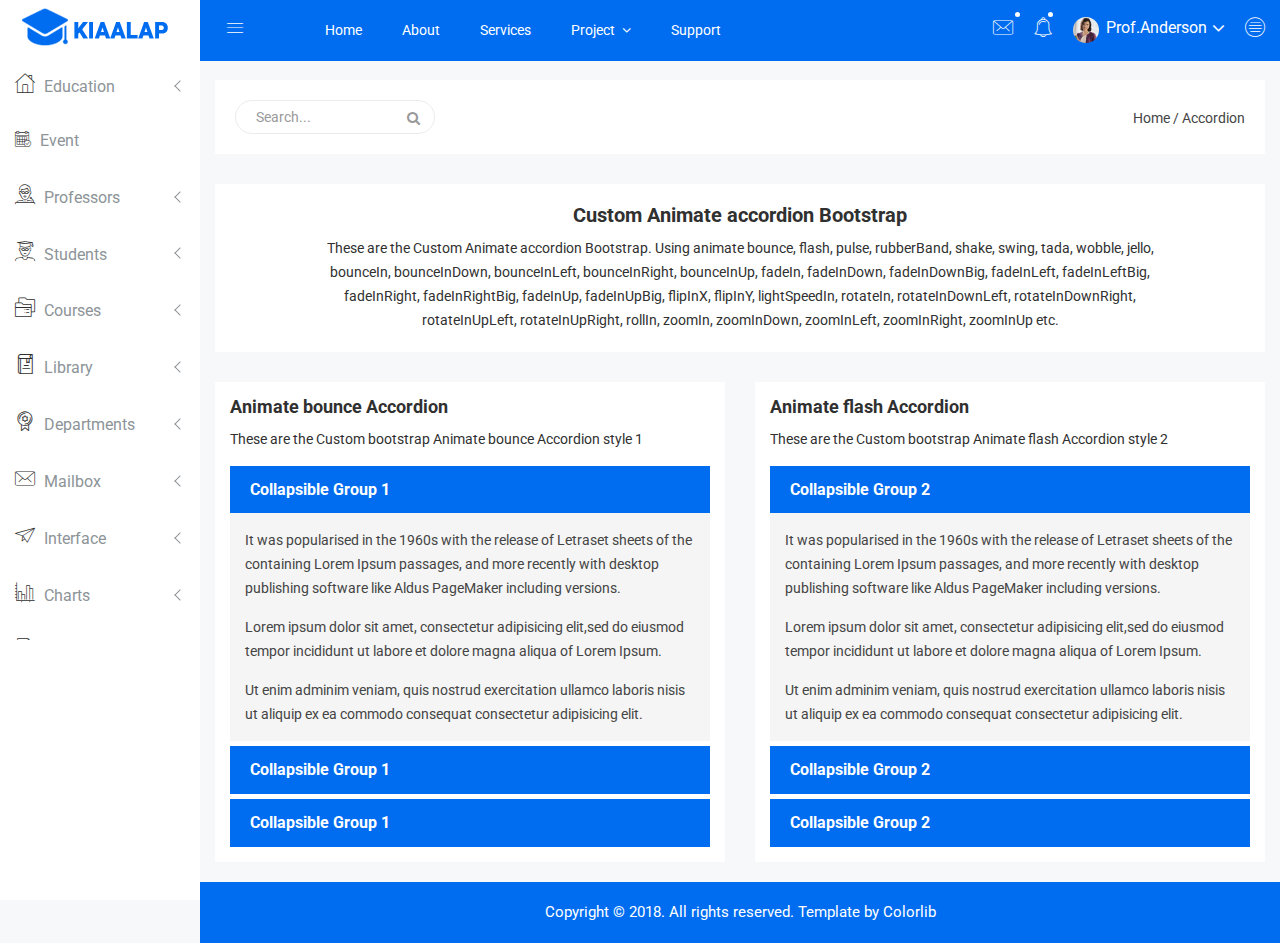
<file: kiaalap-master/accordion.html>
<!doctype html>
<html class="no-js" lang="en">

<head>
    <meta charset="utf-8">
    <meta http-equiv="x-ua-compatible" content="ie=edge">
    <title>Accordion | Kiaalap - Kiaalap Admin Template</title>
    <meta name="description" content="">
    <meta name="viewport" content="width=device-width, initial-scale=1">
    <!-- favicon
		============================================ -->
    <link rel="shortcut icon" type="image/x-icon" href="img/favicon.ico">
    <!-- Google Fonts
		============================================ -->
    <link href="https://fonts.googleapis.com/css?family=Roboto:100,300,400,700,900" rel="stylesheet">
    <!-- Bootstrap CSS
		============================================ -->
    <link rel="stylesheet" href="css/bootstrap.min.css">
    <!-- Bootstrap CSS
		============================================ -->
    <link rel="stylesheet" href="css/font-awesome.min.css">
    <!-- owl.carousel CSS
		============================================ -->
    <link rel="stylesheet" href="css/owl.carousel.css">
    <link rel="stylesheet" href="css/owl.theme.css">
    <link rel="stylesheet" href="css/owl.transitions.css">
    <!-- animate CSS
		============================================ -->
    <link rel="stylesheet" href="css/animate.css">
    <!-- normalize CSS
		============================================ -->
    <link rel="stylesheet" href="css/normalize.css">
    <!-- meanmenu icon CSS
		============================================ -->
    <link rel="stylesheet" href="css/meanmenu.min.css">
    <!-- main CSS
		============================================ -->
    <link rel="stylesheet" href="css/main.css">
    <!-- educate icon CSS
		============================================ -->
    <link rel="stylesheet" href="css/educate-custon-icon.css">
    <!-- morrisjs CSS
		============================================ -->
    <link rel="stylesheet" href="css/morrisjs/morris.css">
    <!-- mCustomScrollbar CSS
		============================================ -->
    <link rel="stylesheet" href="css/scrollbar/jquery.mCustomScrollbar.min.css">
    <!-- metisMenu CSS
		============================================ -->
    <link rel="stylesheet" href="css/metisMenu/metisMenu.min.css">
    <link rel="stylesheet" href="css/metisMenu/metisMenu-vertical.css">
    <!-- calendar CSS
		============================================ -->
    <link rel="stylesheet" href="css/calendar/fullcalendar.min.css">
    <link rel="stylesheet" href="css/calendar/fullcalendar.print.min.css">
    <!-- accordions CSS
         ============================================ -->
    <link rel="stylesheet" href="css/accordions.css">
    <!-- style CSS
		============================================ -->
    <link rel="stylesheet" href="style.css">
    <!-- responsive CSS
		============================================ -->
    <link rel="stylesheet" href="css/responsive.css">
    <!-- modernizr JS
		============================================ -->
    <script src="js/vendor/modernizr-2.8.3.min.js"></script>
</head>

<body>
    <!--[if lt IE 8]>
		<p class="browserupgrade">You are using an <strong>outdated</strong> browser. Please <a href="http://browsehappy.com/">upgrade your browser</a> to improve your experience.</p>
	<![endif]-->
    <!-- Start Left menu area -->
    <div class="left-sidebar-pro">
        <nav id="sidebar" class="">
            <div class="sidebar-header">
                <a href="index.html"><img class="main-logo" src="img/logo/logo.png" alt="" /></a>
                <strong><a href="index.html"><img src="img/logo/logosn.png" alt="" /></a></strong>
            </div>
            <div class="left-custom-menu-adp-wrap comment-scrollbar">
                <nav class="sidebar-nav left-sidebar-menu-pro">
                    <ul class="metismenu" id="menu1">
                        <li>
                            <a class="has-arrow" href="index.html">
								   <span class="educate-icon educate-home icon-wrap"></span>
								   <span class="mini-click-non">Education</span>
								</a>
                            <ul class="submenu-angle" aria-expanded="true">
                                <li><a title="Dashboard v.1" href="index.html"><span class="mini-sub-pro">Dashboard v.1</span></a></li>
                                <li><a title="Dashboard v.2" href="index-1.html"><span class="mini-sub-pro">Dashboard v.2</span></a></li>
                                <li><a title="Dashboard v.3" href="index-2.html"><span class="mini-sub-pro">Dashboard v.3</span></a></li>
                                <li><a title="Analytics" href="analytics.html"><span class="mini-sub-pro">Analytics</span></a></li>
                                <li><a title="Widgets" href="widgets.html"><span class="mini-sub-pro">Widgets</span></a></li>
                            </ul>
                        </li>
                        <li>
                            <a title="Landing Page" href="events.html" aria-expanded="false"><span class="educate-icon educate-event icon-wrap sub-icon-mg" aria-hidden="true"></span> <span class="mini-click-non">Event</span></a>
                        </li>
                        <li>
                            <a class="has-arrow" href="all-professors.html" aria-expanded="false"><span class="educate-icon educate-professor icon-wrap"></span> <span class="mini-click-non">Professors</span></a>
                            <ul class="submenu-angle" aria-expanded="false">
                                <li><a title="All Professors" href="all-professors.html"><span class="mini-sub-pro">All Professors</span></a></li>
                                <li><a title="Add Professor" href="add-professor.html"><span class="mini-sub-pro">Add Professor</span></a></li>
                                <li><a title="Edit Professor" href="edit-professor.html"><span class="mini-sub-pro">Edit Professor</span></a></li>
                                <li><a title="Professor Profile" href="professor-profile.html"><span class="mini-sub-pro">Professor Profile</span></a></li>
                            </ul>
                        </li>
                        <li>
                            <a class="has-arrow" href="all-students.html" aria-expanded="false"><span class="educate-icon educate-student icon-wrap"></span> <span class="mini-click-non">Students</span></a>
                            <ul class="submenu-angle" aria-expanded="false">
                                <li><a title="All Students" href="all-students.html"><span class="mini-sub-pro">All Students</span></a></li>
                                <li><a title="Add Students" href="add-student.html"><span class="mini-sub-pro">Add Student</span></a></li>
                                <li><a title="Edit Students" href="edit-student.html"><span class="mini-sub-pro">Edit Student</span></a></li>
                                <li><a title="Students Profile" href="student-profile.html"><span class="mini-sub-pro">Student Profile</span></a></li>
                            </ul>
                        </li>
                        <li>
                            <a class="has-arrow" href="all-courses.html" aria-expanded="false"><span class="educate-icon educate-course icon-wrap"></span> <span class="mini-click-non">Courses</span></a>
                            <ul class="submenu-angle" aria-expanded="false">
                                <li><a title="All Courses" href="all-courses.html"><span class="mini-sub-pro">All Courses</span></a></li>
                                <li><a title="Add Courses" href="add-course.html"><span class="mini-sub-pro">Add Course</span></a></li>
                                <li><a title="Edit Courses" href="edit-course.html"><span class="mini-sub-pro">Edit Course</span></a></li>
                                <li><a title="Courses Profile" href="course-info.html"><span class="mini-sub-pro">Courses Info</span></a></li>
                                <li><a title="course Payment" href="course-payment.html"><span class="mini-sub-pro">Courses Payment</span></a></li>
                            </ul>
                        </li>
                        <li>
                            <a class="has-arrow" href="all-courses.html" aria-expanded="false"><span class="educate-icon educate-library icon-wrap"></span> <span class="mini-click-non">Library</span></a>
                            <ul class="submenu-angle" aria-expanded="false">
                                <li><a title="All Library" href="library-assets.html"><span class="mini-sub-pro">Library Assets</span></a></li>
                                <li><a title="Add Library" href="add-library-assets.html"><span class="mini-sub-pro">Add Library Asset</span></a></li>
                                <li><a title="Edit Library" href="edit-library-assets.html"><span class="mini-sub-pro">Edit Library Asset</span></a></li>
                            </ul>
                        </li>
                        <li>
                            <a class="has-arrow" href="all-courses.html" aria-expanded="false"><span class="educate-icon educate-department icon-wrap"></span> <span class="mini-click-non">Departments</span></a>
                            <ul class="submenu-angle" aria-expanded="false">
                                <li><a title="Departments List" href="departments.html"><span class="mini-sub-pro">Departments List</span></a></li>
                                <li><a title="Add Departments" href="add-department.html"><span class="mini-sub-pro">Add Departments</span></a></li>
                                <li><a title="Edit Departments" href="edit-department.html"><span class="mini-sub-pro">Edit Departments</span></a></li>
                            </ul>
                        </li>
                        <li>
                            <a class="has-arrow" href="mailbox.html" aria-expanded="false"><span class="educate-icon educate-message icon-wrap"></span> <span class="mini-click-non">Mailbox</span></a>
                            <ul class="submenu-angle" aria-expanded="false">
                                <li><a title="Inbox" href="mailbox.html"><span class="mini-sub-pro">Inbox</span></a></li>
                                <li><a title="View Mail" href="mailbox-view.html"><span class="mini-sub-pro">View Mail</span></a></li>
                                <li><a title="Compose Mail" href="mailbox-compose.html"><span class="mini-sub-pro">Compose Mail</span></a></li>
                            </ul>
                        </li>
                        <li>
                            <a class="has-arrow" href="mailbox.html" aria-expanded="false"><span class="educate-icon educate-interface icon-wrap"></span> <span class="mini-click-non">Interface</span></a>
                            <ul class="submenu-angle interface-mini-nb-dp" aria-expanded="false">
                                <li><a title="Google Map" href="google-map.html"><span class="mini-sub-pro">Google Map</span></a></li>
                                <li><a title="Data Maps" href="data-maps.html"><span class="mini-sub-pro">Data Maps</span></a></li>
                                <li><a title="Pdf Viewer" href="pdf-viewer.html"><span class="mini-sub-pro">Pdf Viewer</span></a></li>
                                <li><a title="X-Editable" href="x-editable.html"><span class="mini-sub-pro">X-Editable</span></a></li>
                                <li><a title="Code Editor" href="code-editor.html"><span class="mini-sub-pro">Code Editor</span></a></li>
                                <li><a title="Tree View" href="tree-view.html"><span class="mini-sub-pro">Tree View</span></a></li>
                                <li><a title="Preloader" href="preloader.html"><span class="mini-sub-pro">Preloader</span></a></li>
                                <li><a title="Images Cropper" href="images-cropper.html"><span class="mini-sub-pro">Images Cropper</span></a></li>
                            </ul>
                        </li>
                        <li>
                            <a class="has-arrow" href="mailbox.html" aria-expanded="false"><span class="educate-icon educate-charts icon-wrap"></span> <span class="mini-click-non">Charts</span></a>
                            <ul class="submenu-angle chart-mini-nb-dp" aria-expanded="false">
                                <li><a title="Bar Charts" href="bar-charts.html"><span class="mini-sub-pro">Bar Charts</span></a></li>
                                <li><a title="Line Charts" href="line-charts.html"><span class="mini-sub-pro">Line Charts</span></a></li>
                                <li><a title="Area Charts" href="area-charts.html"><span class="mini-sub-pro">Area Charts</span></a></li>
                                <li><a title="Rounded Charts" href="rounded-chart.html"><span class="mini-sub-pro">Rounded Charts</span></a></li>
                                <li><a title="C3 Charts" href="c3.html"><span class="mini-sub-pro">C3 Charts</span></a></li>
                                <li><a title="Sparkline Charts" href="sparkline.html"><span class="mini-sub-pro">Sparkline Charts</span></a></li>
                                <li><a title="Peity Charts" href="peity.html"><span class="mini-sub-pro">Peity Charts</span></a></li>
                            </ul>
                        </li>
                        <li>
                            <a class="has-arrow" href="mailbox.html" aria-expanded="false"><span class="educate-icon educate-data-table icon-wrap"></span> <span class="mini-click-non">Data Tables</span></a>
                            <ul class="submenu-angle" aria-expanded="false">
                                <li><a title="Peity Charts" href="static-table.html"><span class="mini-sub-pro">Static Table</span></a></li>
                                <li><a title="Data Table" href="data-table.html"><span class="mini-sub-pro">Data Table</span></a></li>
                            </ul>
                        </li>
                        <li>
                            <a class="has-arrow" href="mailbox.html" aria-expanded="false"><span class="educate-icon educate-form icon-wrap"></span> <span class="mini-click-non">Forms Elements</span></a>
                            <ul class="submenu-angle form-mini-nb-dp" aria-expanded="false">
                                <li><a title="Basic Form Elements" href="basic-form-element.html"><span class="mini-sub-pro">Bc Form Elements</span></a></li>
                                <li><a title="Advance Form Elements" href="advance-form-element.html"><span class="mini-sub-pro">Ad Form Elements</span></a></li>
                                <li><a title="Password Meter" href="password-meter.html"><span class="mini-sub-pro">Password Meter</span></a></li>
                                <li><a title="Multi Upload" href="multi-upload.html"><span class="mini-sub-pro">Multi Upload</span></a></li>
                                <li><a title="Text Editor" href="tinymc.html"><span class="mini-sub-pro">Text Editor</span></a></li>
                                <li><a title="Dual List Box" href="dual-list-box.html"><span class="mini-sub-pro">Dual List Box</span></a></li>
                            </ul>
                        </li>
                        <li class="active">
                            <a class="has-arrow" href="mailbox.html" aria-expanded="false"><span class="educate-icon educate-apps icon-wrap"></span> <span class="mini-click-non">App views</span></a>
                            <ul class="submenu-angle app-mini-nb-dp" aria-expanded="false">
                                <li><a title="Notifications" href="notifications.html"><span class="mini-sub-pro">Notifications</span></a></li>
                                <li><a title="Alerts" href="alerts.html"><span class="mini-sub-pro">Alerts</span></a></li>
                                <li><a title="Modals" href="modals.html"><span class="mini-sub-pro">Modals</span></a></li>
                                <li><a title="Buttons" href="buttons.html"><span class="mini-sub-pro">Buttons</span></a></li>
                                <li><a title="Tabs" href="tabs.html"><span class="mini-sub-pro">Tabs</span></a></li>
                                <li><a title="Accordion" href="accordion.html"><span class="mini-sub-pro">Accordion</span></a></li>
                            </ul>
                        </li>
                        <li id="removable">
                            <a class="has-arrow" href="#" aria-expanded="false"><span class="educate-icon educate-pages icon-wrap"></span> <span class="mini-click-non">Pages</span></a>
                            <ul class="submenu-angle page-mini-nb-dp" aria-expanded="false">
                                <li><a title="Login" href="login.html"><span class="mini-sub-pro">Login</span></a></li>
                                <li><a title="Register" href="register.html"><span class="mini-sub-pro">Register</span></a></li>
                                <li><a title="Lock" href="lock.html"><span class="mini-sub-pro">Lock</span></a></li>
                                <li><a title="Password Recovery" href="password-recovery.html"><span class="mini-sub-pro">Password Recovery</span></a></li>
                                <li><a title="404 Page" href="404.html"><span class="mini-sub-pro">404 Page</span></a></li>
                                <li><a title="500 Page" href="500.html"><span class="mini-sub-pro">500 Page</span></a></li>
                            </ul>
                        </li>
                    </ul>
                </nav>
            </div>
        </nav>
    </div>
    <!-- End Left menu area -->
    <!-- Start Welcome area -->
    <div class="all-content-wrapper">
        <div class="container-fluid">
            <div class="row">
                <div class="col-lg-12 col-md-12 col-sm-12 col-xs-12">
                    <div class="logo-pro">
                        <a href="index.html"><img class="main-logo" src="img/logo/logo.png" alt="" /></a>
                    </div>
                </div>
            </div>
        </div>
        <div class="header-advance-area">
            <div class="header-top-area">
                <div class="container-fluid">
                    <div class="row">
                        <div class="col-lg-12 col-md-12 col-sm-12 col-xs-12">
                            <div class="header-top-wraper">
                                <div class="row">
                                    <div class="col-lg-1 col-md-0 col-sm-1 col-xs-12">
                                        <div class="menu-switcher-pro">
                                            <button type="button" id="sidebarCollapse" class="btn bar-button-pro header-drl-controller-btn btn-info navbar-btn">
													<i class="educate-icon educate-nav"></i>
												</button>
                                        </div>
                                    </div>
                                    <div class="col-lg-6 col-md-7 col-sm-6 col-xs-12">
                                        <div class="header-top-menu tabl-d-n">
                                            <ul class="nav navbar-nav mai-top-nav">
                                                <li class="nav-item"><a href="#" class="nav-link">Home</a>
                                                </li>
                                                <li class="nav-item"><a href="#" class="nav-link">About</a>
                                                </li>
                                                <li class="nav-item"><a href="#" class="nav-link">Services</a>
                                                </li>
                                                <li class="nav-item dropdown res-dis-nn">
                                                    <a href="#" data-toggle="dropdown" role="button" aria-expanded="false" class="nav-link dropdown-toggle">Project <span class="angle-down-topmenu"><i class="fa fa-angle-down"></i></span></a>
                                                    <div role="menu" class="dropdown-menu animated zoomIn">
                                                        <a href="#" class="dropdown-item">Documentation</a>
                                                        <a href="#" class="dropdown-item">Expert Backend</a>
                                                        <a href="#" class="dropdown-item">Expert FrontEnd</a>
                                                        <a href="#" class="dropdown-item">Contact Support</a>
                                                    </div>
                                                </li>
                                                <li class="nav-item"><a href="#" class="nav-link">Support</a>
                                                </li>
                                            </ul>
                                        </div>
                                    </div>
                                    <div class="col-lg-5 col-md-5 col-sm-12 col-xs-12">
                                        <div class="header-right-info">
                                            <ul class="nav navbar-nav mai-top-nav header-right-menu">
                                                <li class="nav-item dropdown">
                                                    <a href="#" data-toggle="dropdown" role="button" aria-expanded="false" class="nav-link dropdown-toggle"><i class="educate-icon educate-message edu-chat-pro" aria-hidden="true"></i><span class="indicator-ms"></span></a>
                                                    <div role="menu" class="author-message-top dropdown-menu animated zoomIn">
                                                        <div class="message-single-top">
                                                            <h1>Message</h1>
                                                        </div>
                                                        <ul class="message-menu">
                                                            <li>
                                                                <a href="#">
                                                                    <div class="message-img">
                                                                        <img src="img/contact/1.jpg" alt="">
                                                                    </div>
                                                                    <div class="message-content">
                                                                        <span class="message-date">16 Sept</span>
                                                                        <h2>Advanda Cro</h2>
                                                                        <p>Please done this project as soon possible.</p>
                                                                    </div>
                                                                </a>
                                                            </li>
                                                            <li>
                                                                <a href="#">
                                                                    <div class="message-img">
                                                                        <img src="img/contact/4.jpg" alt="">
                                                                    </div>
                                                                    <div class="message-content">
                                                                        <span class="message-date">16 Sept</span>
                                                                        <h2>Sulaiman din</h2>
                                                                        <p>Please done this project as soon possible.</p>
                                                                    </div>
                                                                </a>
                                                            </li>
                                                            <li>
                                                                <a href="#">
                                                                    <div class="message-img">
                                                                        <img src="img/contact/3.jpg" alt="">
                                                                    </div>
                                                                    <div class="message-content">
                                                                        <span class="message-date">16 Sept</span>
                                                                        <h2>Victor Jara</h2>
                                                                        <p>Please done this project as soon possible.</p>
                                                                    </div>
                                                                </a>
                                                            </li>
                                                            <li>
                                                                <a href="#">
                                                                    <div class="message-img">
                                                                        <img src="img/contact/2.jpg" alt="">
                                                                    </div>
                                                                    <div class="message-content">
                                                                        <span class="message-date">16 Sept</span>
                                                                        <h2>Victor Jara</h2>
                                                                        <p>Please done this project as soon possible.</p>
                                                                    </div>
                                                                </a>
                                                            </li>
                                                        </ul>
                                                        <div class="message-view">
                                                            <a href="#">View All Messages</a>
                                                        </div>
                                                    </div>
                                                </li>
                                                <li class="nav-item"><a href="#" data-toggle="dropdown" role="button" aria-expanded="false" class="nav-link dropdown-toggle"><i class="educate-icon educate-bell" aria-hidden="true"></i><span class="indicator-nt"></span></a>
                                                    <div role="menu" class="notification-author dropdown-menu animated zoomIn">
                                                        <div class="notification-single-top">
                                                            <h1>Notifications</h1>
                                                        </div>
                                                        <ul class="notification-menu">
                                                            <li>
                                                                <a href="#">
                                                                    <div class="notification-icon">
                                                                        <i class="educate-icon educate-checked edu-checked-pro admin-check-pro" aria-hidden="true"></i>
                                                                    </div>
                                                                    <div class="notification-content">
                                                                        <span class="notification-date">16 Sept</span>
                                                                        <h2>Advanda Cro</h2>
                                                                        <p>Please done this project as soon possible.</p>
                                                                    </div>
                                                                </a>
                                                            </li>
                                                            <li>
                                                                <a href="#">
                                                                    <div class="notification-icon">
                                                                        <i class="fa fa-cloud edu-cloud-computing-down" aria-hidden="true"></i>
                                                                    </div>
                                                                    <div class="notification-content">
                                                                        <span class="notification-date">16 Sept</span>
                                                                        <h2>Sulaiman din</h2>
                                                                        <p>Please done this project as soon possible.</p>
                                                                    </div>
                                                                </a>
                                                            </li>
                                                            <li>
                                                                <a href="#">
                                                                    <div class="notification-icon">
                                                                        <i class="fa fa-eraser edu-shield" aria-hidden="true"></i>
                                                                    </div>
                                                                    <div class="notification-content">
                                                                        <span class="notification-date">16 Sept</span>
                                                                        <h2>Victor Jara</h2>
                                                                        <p>Please done this project as soon possible.</p>
                                                                    </div>
                                                                </a>
                                                            </li>
                                                            <li>
                                                                <a href="#">
                                                                    <div class="notification-icon">
                                                                        <i class="fa fa-line-chart edu-analytics-arrow" aria-hidden="true"></i>
                                                                    </div>
                                                                    <div class="notification-content">
                                                                        <span class="notification-date">16 Sept</span>
                                                                        <h2>Victor Jara</h2>
                                                                        <p>Please done this project as soon possible.</p>
                                                                    </div>
                                                                </a>
                                                            </li>
                                                        </ul>
                                                        <div class="notification-view">
                                                            <a href="#">View All Notification</a>
                                                        </div>
                                                    </div>
                                                </li>
                                                <li class="nav-item">
                                                    <a href="#" data-toggle="dropdown" role="button" aria-expanded="false" class="nav-link dropdown-toggle">
															<img src="img/product/pro4.jpg" alt="" />
															<span class="admin-name">Prof.Anderson</span>
															<i class="fa fa-angle-down edu-icon edu-down-arrow"></i>
														</a>
                                                    <ul role="menu" class="dropdown-header-top author-log dropdown-menu animated zoomIn">
                                                        <li><a href="#"><span class="edu-icon edu-home-admin author-log-ic"></span>My Account</a>
                                                        </li>
                                                        <li><a href="#"><span class="edu-icon edu-user-rounded author-log-ic"></span>My Profile</a>
                                                        </li>
                                                        <li><a href="#"><span class="edu-icon edu-money author-log-ic"></span>User Billing</a>
                                                        </li>
                                                        <li><a href="#"><span class="edu-icon edu-settings author-log-ic"></span>Settings</a>
                                                        </li>
                                                        <li><a href="#"><span class="edu-icon edu-locked author-log-ic"></span>Log Out</a>
                                                        </li>
                                                    </ul>
                                                </li>
                                                <li class="nav-item nav-setting-open"><a href="#" data-toggle="dropdown" role="button" aria-expanded="false" class="nav-link dropdown-toggle"><i class="educate-icon educate-menu"></i></a>

                                                    <div role="menu" class="admintab-wrap menu-setting-wrap menu-setting-wrap-bg dropdown-menu animated zoomIn">
                                                        <ul class="nav nav-tabs custon-set-tab">
                                                            <li class="active"><a data-toggle="tab" href="#Notes">Notes</a>
                                                            </li>
                                                            <li><a data-toggle="tab" href="#Projects">Projects</a>
                                                            </li>
                                                            <li><a data-toggle="tab" href="#Settings">Settings</a>
                                                            </li>
                                                        </ul>

                                                        <div class="tab-content custom-bdr-nt">
                                                            <div id="Notes" class="tab-pane fade in active">
                                                                <div class="notes-area-wrap">
                                                                    <div class="note-heading-indicate">
                                                                        <h2><i class="fa fa-comments-o"></i> Latest Notes</h2>
                                                                        <p>You have 10 new message.</p>
                                                                    </div>
                                                                    <div class="notes-list-area notes-menu-scrollbar">
                                                                        <ul class="notes-menu-list">
                                                                            <li>
                                                                                <a href="#">
                                                                                    <div class="notes-list-flow">
                                                                                        <div class="notes-img">
                                                                                            <img src="img/contact/4.jpg" alt="" />
                                                                                        </div>
                                                                                        <div class="notes-content">
                                                                                            <p> The point of using Lorem Ipsum is that it has a more-or-less normal.</p>
                                                                                            <span>Yesterday 2:45 pm</span>
                                                                                        </div>
                                                                                    </div>
                                                                                </a>
                                                                            </li>
                                                                            <li>
                                                                                <a href="#">
                                                                                    <div class="notes-list-flow">
                                                                                        <div class="notes-img">
                                                                                            <img src="img/contact/1.jpg" alt="" />
                                                                                        </div>
                                                                                        <div class="notes-content">
                                                                                            <p> The point of using Lorem Ipsum is that it has a more-or-less normal.</p>
                                                                                            <span>Yesterday 2:45 pm</span>
                                                                                        </div>
                                                                                    </div>
                                                                                </a>
                                                                            </li>
                                                                            <li>
                                                                                <a href="#">
                                                                                    <div class="notes-list-flow">
                                                                                        <div class="notes-img">
                                                                                            <img src="img/contact/2.jpg" alt="" />
                                                                                        </div>
                                                                                        <div class="notes-content">
                                                                                            <p> The point of using Lorem Ipsum is that it has a more-or-less normal.</p>
                                                                                            <span>Yesterday 2:45 pm</span>
                                                                                        </div>
                                                                                    </div>
                                                                                </a>
                                                                            </li>
                                                                            <li>
                                                                                <a href="#">
                                                                                    <div class="notes-list-flow">
                                                                                        <div class="notes-img">
                                                                                            <img src="img/contact/3.jpg" alt="" />
                                                                                        </div>
                                                                                        <div class="notes-content">
                                                                                            <p> The point of using Lorem Ipsum is that it has a more-or-less normal.</p>
                                                                                            <span>Yesterday 2:45 pm</span>
                                                                                        </div>
                                                                                    </div>
                                                                                </a>
                                                                            </li>
                                                                            <li>
                                                                                <a href="#">
                                                                                    <div class="notes-list-flow">
                                                                                        <div class="notes-img">
                                                                                            <img src="img/contact/4.jpg" alt="" />
                                                                                        </div>
                                                                                        <div class="notes-content">
                                                                                            <p> The point of using Lorem Ipsum is that it has a more-or-less normal.</p>
                                                                                            <span>Yesterday 2:45 pm</span>
                                                                                        </div>
                                                                                    </div>
                                                                                </a>
                                                                            </li>
                                                                            <li>
                                                                                <a href="#">
                                                                                    <div class="notes-list-flow">
                                                                                        <div class="notes-img">
                                                                                            <img src="img/contact/1.jpg" alt="" />
                                                                                        </div>
                                                                                        <div class="notes-content">
                                                                                            <p> The point of using Lorem Ipsum is that it has a more-or-less normal.</p>
                                                                                            <span>Yesterday 2:45 pm</span>
                                                                                        </div>
                                                                                    </div>
                                                                                </a>
                                                                            </li>
                                                                            <li>
                                                                                <a href="#">
                                                                                    <div class="notes-list-flow">
                                                                                        <div class="notes-img">
                                                                                            <img src="img/contact/2.jpg" alt="" />
                                                                                        </div>
                                                                                        <div class="notes-content">
                                                                                            <p> The point of using Lorem Ipsum is that it has a more-or-less normal.</p>
                                                                                            <span>Yesterday 2:45 pm</span>
                                                                                        </div>
                                                                                    </div>
                                                                                </a>
                                                                            </li>
                                                                            <li>
                                                                                <a href="#">
                                                                                    <div class="notes-list-flow">
                                                                                        <div class="notes-img">
                                                                                            <img src="img/contact/1.jpg" alt="" />
                                                                                        </div>
                                                                                        <div class="notes-content">
                                                                                            <p> The point of using Lorem Ipsum is that it has a more-or-less normal.</p>
                                                                                            <span>Yesterday 2:45 pm</span>
                                                                                        </div>
                                                                                    </div>
                                                                                </a>
                                                                            </li>
                                                                            <li>
                                                                                <a href="#">
                                                                                    <div class="notes-list-flow">
                                                                                        <div class="notes-img">
                                                                                            <img src="img/contact/2.jpg" alt="" />
                                                                                        </div>
                                                                                        <div class="notes-content">
                                                                                            <p> The point of using Lorem Ipsum is that it has a more-or-less normal.</p>
                                                                                            <span>Yesterday 2:45 pm</span>
                                                                                        </div>
                                                                                    </div>
                                                                                </a>
                                                                            </li>
                                                                            <li>
                                                                                <a href="#">
                                                                                    <div class="notes-list-flow">
                                                                                        <div class="notes-img">
                                                                                            <img src="img/contact/3.jpg" alt="" />
                                                                                        </div>
                                                                                        <div class="notes-content">
                                                                                            <p> The point of using Lorem Ipsum is that it has a more-or-less normal.</p>
                                                                                            <span>Yesterday 2:45 pm</span>
                                                                                        </div>
                                                                                    </div>
                                                                                </a>
                                                                            </li>
                                                                        </ul>
                                                                    </div>
                                                                </div>
                                                            </div>
                                                            <div id="Projects" class="tab-pane fade">
                                                                <div class="projects-settings-wrap">
                                                                    <div class="note-heading-indicate">
                                                                        <h2><i class="fa fa-cube"></i> Latest projects</h2>
                                                                        <p> You have 20 projects. 5 not completed.</p>
                                                                    </div>
                                                                    <div class="project-st-list-area project-st-menu-scrollbar">
                                                                        <ul class="projects-st-menu-list">
                                                                            <li>
                                                                                <a href="#">
                                                                                    <div class="project-list-flow">
                                                                                        <div class="projects-st-heading">
                                                                                            <h2>Web Development</h2>
                                                                                            <p> The point of using Lorem Ipsum is that it has a more or less normal.</p>
                                                                                            <span class="project-st-time">1 hours ago</span>
                                                                                        </div>
                                                                                        <div class="projects-st-content">
                                                                                            <p>Completion with: 28%</p>
                                                                                            <div class="progress progress-mini">
                                                                                                <div style="width: 28%;" class="progress-bar progress-bar-danger hd-tp-1"></div>
                                                                                            </div>
                                                                                            <p>Project end: 4:00 pm - 12.06.2014</p>
                                                                                        </div>
                                                                                    </div>
                                                                                </a>
                                                                            </li>
                                                                            <li>
                                                                                <a href="#">
                                                                                    <div class="project-list-flow">
                                                                                        <div class="projects-st-heading">
                                                                                            <h2>Software Development</h2>
                                                                                            <p> The point of using Lorem Ipsum is that it has a more or less normal.</p>
                                                                                            <span class="project-st-time">2 hours ago</span>
                                                                                        </div>
                                                                                        <div class="projects-st-content project-rating-cl">
                                                                                            <p>Completion with: 68%</p>
                                                                                            <div class="progress progress-mini">
                                                                                                <div style="width: 68%;" class="progress-bar hd-tp-2"></div>
                                                                                            </div>
                                                                                            <p>Project end: 4:00 pm - 12.06.2014</p>
                                                                                        </div>
                                                                                    </div>
                                                                                </a>
                                                                            </li>
                                                                            <li>
                                                                                <a href="#">
                                                                                    <div class="project-list-flow">
                                                                                        <div class="projects-st-heading">
                                                                                            <h2>Graphic Design</h2>
                                                                                            <p> The point of using Lorem Ipsum is that it has a more or less normal.</p>
                                                                                            <span class="project-st-time">3 hours ago</span>
                                                                                        </div>
                                                                                        <div class="projects-st-content">
                                                                                            <p>Completion with: 78%</p>
                                                                                            <div class="progress progress-mini">
                                                                                                <div style="width: 78%;" class="progress-bar hd-tp-3"></div>
                                                                                            </div>
                                                                                            <p>Project end: 4:00 pm - 12.06.2014</p>
                                                                                        </div>
                                                                                    </div>
                                                                                </a>
                                                                            </li>
                                                                            <li>
                                                                                <a href="#">
                                                                                    <div class="project-list-flow">
                                                                                        <div class="projects-st-heading">
                                                                                            <h2>Web Design</h2>
                                                                                            <p> The point of using Lorem Ipsum is that it has a more or less normal.</p>
                                                                                            <span class="project-st-time">4 hours ago</span>
                                                                                        </div>
                                                                                        <div class="projects-st-content project-rating-cl2">
                                                                                            <p>Completion with: 38%</p>
                                                                                            <div class="progress progress-mini">
                                                                                                <div style="width: 38%;" class="progress-bar progress-bar-danger hd-tp-4"></div>
                                                                                            </div>
                                                                                            <p>Project end: 4:00 pm - 12.06.2014</p>
                                                                                        </div>
                                                                                    </div>
                                                                                </a>
                                                                            </li>
                                                                            <li>
                                                                                <a href="#">
                                                                                    <div class="project-list-flow">
                                                                                        <div class="projects-st-heading">
                                                                                            <h2>Business Card</h2>
                                                                                            <p> The point of using Lorem Ipsum is that it has a more or less normal.</p>
                                                                                            <span class="project-st-time">5 hours ago</span>
                                                                                        </div>
                                                                                        <div class="projects-st-content">
                                                                                            <p>Completion with: 28%</p>
                                                                                            <div class="progress progress-mini">
                                                                                                <div style="width: 28%;" class="progress-bar progress-bar-danger hd-tp-5"></div>
                                                                                            </div>
                                                                                            <p>Project end: 4:00 pm - 12.06.2014</p>
                                                                                        </div>
                                                                                    </div>
                                                                                </a>
                                                                            </li>
                                                                            <li>
                                                                                <a href="#">
                                                                                    <div class="project-list-flow">
                                                                                        <div class="projects-st-heading">
                                                                                            <h2>Ecommerce Business</h2>
                                                                                            <p> The point of using Lorem Ipsum is that it has a more or less normal.</p>
                                                                                            <span class="project-st-time">6 hours ago</span>
                                                                                        </div>
                                                                                        <div class="projects-st-content project-rating-cl">
                                                                                            <p>Completion with: 68%</p>
                                                                                            <div class="progress progress-mini">
                                                                                                <div style="width: 68%;" class="progress-bar hd-tp-6"></div>
                                                                                            </div>
                                                                                            <p>Project end: 4:00 pm - 12.06.2014</p>
                                                                                        </div>
                                                                                    </div>
                                                                                </a>
                                                                            </li>
                                                                            <li>
                                                                                <a href="#">
                                                                                    <div class="project-list-flow">
                                                                                        <div class="projects-st-heading">
                                                                                            <h2>Woocommerce Plugin</h2>
                                                                                            <p> The point of using Lorem Ipsum is that it has a more or less normal.</p>
                                                                                            <span class="project-st-time">7 hours ago</span>
                                                                                        </div>
                                                                                        <div class="projects-st-content">
                                                                                            <p>Completion with: 78%</p>
                                                                                            <div class="progress progress-mini">
                                                                                                <div style="width: 78%;" class="progress-bar"></div>
                                                                                            </div>
                                                                                            <p>Project end: 4:00 pm - 12.06.2014</p>
                                                                                        </div>
                                                                                    </div>
                                                                                </a>
                                                                            </li>
                                                                            <li>
                                                                                <a href="#">
                                                                                    <div class="project-list-flow">
                                                                                        <div class="projects-st-heading">
                                                                                            <h2>Wordpress Theme</h2>
                                                                                            <p> The point of using Lorem Ipsum is that it has a more or less normal.</p>
                                                                                            <span class="project-st-time">9 hours ago</span>
                                                                                        </div>
                                                                                        <div class="projects-st-content project-rating-cl2">
                                                                                            <p>Completion with: 38%</p>
                                                                                            <div class="progress progress-mini">
                                                                                                <div style="width: 38%;" class="progress-bar progress-bar-danger"></div>
                                                                                            </div>
                                                                                            <p>Project end: 4:00 pm - 12.06.2014</p>
                                                                                        </div>
                                                                                    </div>
                                                                                </a>
                                                                            </li>
                                                                        </ul>
                                                                    </div>
                                                                </div>
                                                            </div>
                                                            <div id="Settings" class="tab-pane fade">
                                                                <div class="setting-panel-area">
                                                                    <div class="note-heading-indicate">
                                                                        <h2><i class="fa fa-gears"></i> Settings Panel</h2>
                                                                        <p> You have 20 Settings. 5 not completed.</p>
                                                                    </div>
                                                                    <ul class="setting-panel-list">
                                                                        <li>
                                                                            <div class="checkbox-setting-pro">
                                                                                <div class="checkbox-title-pro">
                                                                                    <h2>Show notifications</h2>
                                                                                    <div class="ts-custom-check">
                                                                                        <div class="onoffswitch">
                                                                                            <input type="checkbox" name="collapsemenu" class="onoffswitch-checkbox" id="example">
                                                                                            <label class="onoffswitch-label" for="example">
																									<span class="onoffswitch-inner"></span>
																									<span class="onoffswitch-switch"></span>
																								</label>
                                                                                        </div>
                                                                                    </div>
                                                                                </div>
                                                                            </div>
                                                                        </li>
                                                                        <li>
                                                                            <div class="checkbox-setting-pro">
                                                                                <div class="checkbox-title-pro">
                                                                                    <h2>Disable Chat</h2>
                                                                                    <div class="ts-custom-check">
                                                                                        <div class="onoffswitch">
                                                                                            <input type="checkbox" name="collapsemenu" class="onoffswitch-checkbox" id="example3">
                                                                                            <label class="onoffswitch-label" for="example3">
																									<span class="onoffswitch-inner"></span>
																									<span class="onoffswitch-switch"></span>
																								</label>
                                                                                        </div>
                                                                                    </div>
                                                                                </div>
                                                                            </div>
                                                                        </li>
                                                                        <li>
                                                                            <div class="checkbox-setting-pro">
                                                                                <div class="checkbox-title-pro">
                                                                                    <h2>Enable history</h2>
                                                                                    <div class="ts-custom-check">
                                                                                        <div class="onoffswitch">
                                                                                            <input type="checkbox" name="collapsemenu" class="onoffswitch-checkbox" id="example4">
                                                                                            <label class="onoffswitch-label" for="example4">
																									<span class="onoffswitch-inner"></span>
																									<span class="onoffswitch-switch"></span>
																								</label>
                                                                                        </div>
                                                                                    </div>
                                                                                </div>
                                                                            </div>
                                                                        </li>
                                                                        <li>
                                                                            <div class="checkbox-setting-pro">
                                                                                <div class="checkbox-title-pro">
                                                                                    <h2>Show charts</h2>
                                                                                    <div class="ts-custom-check">
                                                                                        <div class="onoffswitch">
                                                                                            <input type="checkbox" name="collapsemenu" class="onoffswitch-checkbox" id="example7">
                                                                                            <label class="onoffswitch-label" for="example7">
																									<span class="onoffswitch-inner"></span>
																									<span class="onoffswitch-switch"></span>
																								</label>
                                                                                        </div>
                                                                                    </div>
                                                                                </div>
                                                                            </div>
                                                                        </li>
                                                                        <li>
                                                                            <div class="checkbox-setting-pro">
                                                                                <div class="checkbox-title-pro">
                                                                                    <h2>Update everyday</h2>
                                                                                    <div class="ts-custom-check">
                                                                                        <div class="onoffswitch">
                                                                                            <input type="checkbox" name="collapsemenu" checked="" class="onoffswitch-checkbox" id="example2">
                                                                                            <label class="onoffswitch-label" for="example2">
																									<span class="onoffswitch-inner"></span>
																									<span class="onoffswitch-switch"></span>
																								</label>
                                                                                        </div>
                                                                                    </div>
                                                                                </div>
                                                                            </div>
                                                                        </li>
                                                                        <li>
                                                                            <div class="checkbox-setting-pro">
                                                                                <div class="checkbox-title-pro">
                                                                                    <h2>Global search</h2>
                                                                                    <div class="ts-custom-check">
                                                                                        <div class="onoffswitch">
                                                                                            <input type="checkbox" name="collapsemenu" checked="" class="onoffswitch-checkbox" id="example6">
                                                                                            <label class="onoffswitch-label" for="example6">
																									<span class="onoffswitch-inner"></span>
																									<span class="onoffswitch-switch"></span>
																								</label>
                                                                                        </div>
                                                                                    </div>
                                                                                </div>
                                                                            </div>
                                                                        </li>
                                                                        <li>
                                                                            <div class="checkbox-setting-pro">
                                                                                <div class="checkbox-title-pro">
                                                                                    <h2>Offline users</h2>
                                                                                    <div class="ts-custom-check">
                                                                                        <div class="onoffswitch">
                                                                                            <input type="checkbox" name="collapsemenu" checked="" class="onoffswitch-checkbox" id="example5">
                                                                                            <label class="onoffswitch-label" for="example5">
																									<span class="onoffswitch-inner"></span>
																									<span class="onoffswitch-switch"></span>
																								</label>
                                                                                        </div>
                                                                                    </div>
                                                                                </div>
                                                                            </div>
                                                                        </li>
                                                                    </ul>

                                                                </div>
                                                            </div>
                                                        </div>
                                                    </div>
                                                </li>
                                            </ul>
                                        </div>
                                    </div>
                                </div>
                            </div>
                        </div>
                    </div>
                </div>
            </div>
            <!-- Mobile Menu start -->
            <div class="mobile-menu-area">
                <div class="container">
                    <div class="row">
                        <div class="col-lg-12 col-md-12 col-sm-12 col-xs-12">
                            <div class="mobile-menu">
                                <nav id="dropdown">
                                    <ul class="mobile-menu-nav">
                                        <li><a data-toggle="collapse" data-target="#Charts" href="#">Home <span class="admin-project-icon edu-icon edu-down-arrow"></span></a>
                                            <ul class="collapse dropdown-header-top">
                                                <li><a href="index.html">Dashboard v.1</a></li>
                                                <li><a href="index-1.html">Dashboard v.2</a></li>
                                                <li><a href="index-3.html">Dashboard v.3</a></li>
                                                <li><a href="analytics.html">Analytics</a></li>
                                                <li><a href="widgets.html">Widgets</a></li>
                                            </ul>
                                        </li>
                                        <li><a href="events.html">Event</a></li>
                                        <li><a data-toggle="collapse" data-target="#demoevent" href="#">Professors <span class="admin-project-icon edu-icon edu-down-arrow"></span></a>
                                            <ul id="demoevent" class="collapse dropdown-header-top">
                                                <li><a href="all-professors.html">All Professors</a>
                                                </li>
                                                <li><a href="add-professor.html">Add Professor</a>
                                                </li>
                                                <li><a href="edit-professor.html">Edit Professor</a>
                                                </li>
                                                <li><a href="professor-profile.html">Professor Profile</a>
                                                </li>
                                            </ul>
                                        </li>
                                        <li><a data-toggle="collapse" data-target="#demopro" href="#">Students <span class="admin-project-icon edu-icon edu-down-arrow"></span></a>
                                            <ul id="demopro" class="collapse dropdown-header-top">
                                                <li><a href="all-students.html">All Students</a>
                                                </li>
                                                <li><a href="add-student.html">Add Student</a>
                                                </li>
                                                <li><a href="edit-student.html">Edit Student</a>
                                                </li>
                                                <li><a href="student-profile.html">Student Profile</a>
                                                </li>
                                            </ul>
                                        </li>
                                        <li><a data-toggle="collapse" data-target="#democrou" href="#">Courses <span class="admin-project-icon edu-icon edu-down-arrow"></span></a>
                                            <ul id="democrou" class="collapse dropdown-header-top">
                                                <li><a href="all-courses.html">All Courses</a>
                                                </li>
                                                <li><a href="add-course.html">Add Course</a>
                                                </li>
                                                <li><a href="edit-course.html">Edit Course</a>
                                                </li>
                                                <li><a href="course-profile.html">Courses Info</a>
                                                </li>
                                                <li><a href="course-payment.html">Courses Payment</a>
                                                </li>
                                            </ul>
                                        </li>
                                        <li><a data-toggle="collapse" data-target="#demolibra" href="#">Library <span class="admin-project-icon edu-icon edu-down-arrow"></span></a>
                                            <ul id="demolibra" class="collapse dropdown-header-top">
                                                <li><a href="library-assets.html">Library Assets</a>
                                                </li>
                                                <li><a href="add-library-assets.html">Add Library Asset</a>
                                                </li>
                                                <li><a href="edit-library-assets.html">Edit Library Asset</a>
                                                </li>
                                            </ul>
                                        </li>
                                        <li><a data-toggle="collapse" data-target="#demodepart" href="#">Departments <span class="admin-project-icon edu-icon edu-down-arrow"></span></a>
                                            <ul id="demodepart" class="collapse dropdown-header-top">
                                                <li><a href="departments.html">Departments List</a>
                                                </li>
                                                <li><a href="add-department.html">Add Departments</a>
                                                </li>
                                                <li><a href="edit-department.html">Edit Departments</a>
                                                </li>
                                            </ul>
                                        </li>
                                        <li><a data-toggle="collapse" data-target="#demomi" href="#">Mailbox <span class="admin-project-icon edu-icon edu-down-arrow"></span></a>
                                            <ul id="demomi" class="collapse dropdown-header-top">
                                                <li><a href="mailbox.html">Inbox</a>
                                                </li>
                                                <li><a href="mailbox-view.html">View Mail</a>
                                                </li>
                                                <li><a href="mailbox-compose.html">Compose Mail</a>
                                                </li>
                                            </ul>
                                        </li>
                                        <li><a data-toggle="collapse" data-target="#Miscellaneousmob" href="#">Interface <span class="admin-project-icon edu-icon edu-down-arrow"></span></a>
                                            <ul id="Miscellaneousmob" class="collapse dropdown-header-top">
                                                <li><a href="google-map.html">Google Map</a>
                                                </li>
                                                <li><a href="data-maps.html">Data Maps</a>
                                                </li>
                                                <li><a href="pdf-viewer.html">Pdf Viewer</a>
                                                </li>
                                                <li><a href="x-editable.html">X-Editable</a>
                                                </li>
                                                <li><a href="code-editor.html">Code Editor</a>
                                                </li>
                                                <li><a href="tree-view.html">Tree View</a>
                                                </li>
                                                <li><a href="preloader.html">Preloader</a>
                                                </li>
                                                <li><a href="images-cropper.html">Images Cropper</a>
                                                </li>
                                            </ul>
                                        </li>
                                        <li><a data-toggle="collapse" data-target="#Chartsmob" href="#">Charts <span class="admin-project-icon edu-icon edu-down-arrow"></span></a>
                                            <ul id="Chartsmob" class="collapse dropdown-header-top">
                                                <li><a href="bar-charts.html">Bar Charts</a>
                                                </li>
                                                <li><a href="line-charts.html">Line Charts</a>
                                                </li>
                                                <li><a href="area-charts.html">Area Charts</a>
                                                </li>
                                                <li><a href="rounded-chart.html">Rounded Charts</a>
                                                </li>
                                                <li><a href="c3.html">C3 Charts</a>
                                                </li>
                                                <li><a href="sparkline.html">Sparkline Charts</a>
                                                </li>
                                                <li><a href="peity.html">Peity Charts</a>
                                                </li>
                                            </ul>
                                        </li>
                                        <li><a data-toggle="collapse" data-target="#Tablesmob" href="#">Tables <span class="admin-project-icon edu-icon edu-down-arrow"></span></a>
                                            <ul id="Tablesmob" class="collapse dropdown-header-top">
                                                <li><a href="static-table.html">Static Table</a>
                                                </li>
                                                <li><a href="data-table.html">Data Table</a>
                                                </li>
                                            </ul>
                                        </li>
                                        <li><a data-toggle="collapse" data-target="#formsmob" href="#">Forms <span class="admin-project-icon edu-icon edu-down-arrow"></span></a>
                                            <ul id="formsmob" class="collapse dropdown-header-top">
                                                <li><a href="basic-form-element.html">Basic Form Elements</a>
                                                </li>
                                                <li><a href="advance-form-element.html">Advanced Form Elements</a>
                                                </li>
                                                <li><a href="password-meter.html">Password Meter</a>
                                                </li>
                                                <li><a href="multi-upload.html">Multi Upload</a>
                                                </li>
                                                <li><a href="tinymc.html">Text Editor</a>
                                                </li>
                                                <li><a href="dual-list-box.html">Dual List Box</a>
                                                </li>
                                            </ul>
                                        </li>
                                        <li><a data-toggle="collapse" data-target="#Appviewsmob" href="#">App views <span class="admin-project-icon edu-icon edu-down-arrow"></span></a>
                                            <ul id="Appviewsmob" class="collapse dropdown-header-top">
                                                <li><a href="basic-form-element.html">Basic Form Elements</a>
                                                </li>
                                                <li><a href="advance-form-element.html">Advanced Form Elements</a>
                                                </li>
                                                <li><a href="password-meter.html">Password Meter</a>
                                                </li>
                                                <li><a href="multi-upload.html">Multi Upload</a>
                                                </li>
                                                <li><a href="tinymc.html">Text Editor</a>
                                                </li>
                                                <li><a href="dual-list-box.html">Dual List Box</a>
                                                </li>
                                            </ul>
                                        </li>
                                        <li><a data-toggle="collapse" data-target="#Pagemob" href="#">Pages <span class="admin-project-icon edu-icon edu-down-arrow"></span></a>
                                            <ul id="Pagemob" class="collapse dropdown-header-top">
                                                <li><a href="login.html">Login</a>
                                                </li>
                                                <li><a href="register.html">Register</a>
                                                </li>
                                                <li><a href="lock.html">Lock</a>
                                                </li>
                                                <li><a href="password-recovery.html">Password Recovery</a>
                                                </li>
                                                <li><a href="404.html">404 Page</a></li>
                                                <li><a href="500.html">500 Page</a></li>
                                            </ul>
                                        </li>
                                    </ul>
                                </nav>
                            </div>
                        </div>
                    </div>
                </div>
            </div>
            <!-- Mobile Menu end -->
            <div class="breadcome-area">
                <div class="container-fluid">
                    <div class="row">
                        <div class="col-lg-12 col-md-12 col-sm-12 col-xs-12">
                            <div class="breadcome-list single-page-breadcome">
                                <div class="row">
                                    <div class="col-lg-6 col-md-6 col-sm-6 col-xs-12">
                                        <div class="breadcome-heading">
                                            <form role="search" class="sr-input-func">
                                                <input type="text" placeholder="Search..." class="search-int form-control">
                                                <a href="#"><i class="fa fa-search"></i></a>
                                            </form>
                                        </div>
                                    </div>
                                    <div class="col-lg-6 col-md-6 col-sm-6 col-xs-12">
                                        <ul class="breadcome-menu">
                                            <li><a href="#">Home</a> <span class="bread-slash">/</span>
                                            </li>
                                            <li><span class="bread-blod">Accordion</span>
                                            </li>
                                        </ul>
                                    </div>
                                </div>
                            </div>
                        </div>
                    </div>
                </div>
            </div>
        </div>
        <!-- accordion start-->
        <div class="edu-accordion-area mg-b-15">
            <div class="container-fluid">
                <div class="row">
                    <div class="col-lg-12 col-md-12 col-sm-12 col-xs-12">
                        <div class="tab-content-details mg-b-30">
                            <h2>Custom Animate accordion Bootstrap</h2>
                            <p>These are the Custom Animate accordion Bootstrap. Using animate bounce, flash, pulse, rubberBand, shake, swing, tada, wobble, jello, bounceIn, bounceInDown, bounceInLeft, bounceInRight, bounceInUp, fadeIn, fadeInDown, fadeInDownBig,
                                fadeInLeft, fadeInLeftBig, fadeInRight, fadeInRightBig, fadeInUp, fadeInUpBig, flipInX, flipInY, lightSpeedIn, rotateIn, rotateInDownLeft, rotateInDownRight, rotateInUpLeft, rotateInUpRight, rollIn, zoomIn, zoomInDown,
                                zoomInLeft, zoomInRight, zoomInUp etc.</p>
                        </div>
                    </div>
                </div>
                <div class="row">
                    <div class="col-lg-6 col-md-6 col-sm-6 col-xs-12">
                        <div class="admin-pro-accordion-wrap shadow-inner responsive-mg-b-30">
                            <div class="alert-title">
                                <h2>Animate bounce Accordion</h2>
                                <p>These are the Custom bootstrap Animate bounce Accordion style 1</p>
                            </div>
                            <div class="panel-group edu-custon-design" id="accordion">
                                <div class="panel panel-default">
                                    <div class="panel-heading accordion-head">
                                        <h4 class="panel-title">
                                            <a data-toggle="collapse" data-parent="#accordion" href="#collapse1">
									 Collapsible Group 1</a>
                                        </h4>
                                    </div>
                                    <div id="collapse1" class="panel-collapse panel-ic collapse in">
                                        <div class="panel-body admin-panel-content animated bounce">
                                            <p>It was popularised in the 1960s with the release of Letraset sheets of the containing Lorem Ipsum passages, and more recently with desktop publishing software like Aldus PageMaker including versions.</p>
                                            <p> Lorem ipsum dolor sit amet, consectetur adipisicing elit,sed do eiusmod tempor incididunt ut labore et dolore magna aliqua of Lorem Ipsum.</p>
                                            <p> Ut enim adminim veniam, quis nostrud exercitation ullamco laboris nisis ut aliquip ex ea commodo consequat consectetur adipisicing elit.</p>
                                        </div>
                                    </div>
                                </div>
                                <div class="panel panel-default">
                                    <div class="panel-heading accordion-head">
                                        <h4 class="panel-title">
                                            <a data-toggle="collapse" data-parent="#accordion" href="#collapse2">
									 Collapsible Group 1</a>
                                        </h4>
                                    </div>
                                    <div id="collapse2" class="panel-collapse panel-ic collapse">
                                        <div class="panel-body admin-panel-content animated bounce">
                                            <p>It was popularised in the 1960s with the release of Letraset sheets of the containing Lorem Ipsum passages, and more recently with desktop publishing software like Aldus PageMaker including versions.</p>
                                            <p> Lorem ipsum dolor sit amet, consectetur adipisicing elit,sed do eiusmod tempor incididunt ut labore et dolore magna aliqua of Lorem Ipsum.</p>
                                            <p> Ut enim adminim veniam, quis nostrud exercitation ullamco laboris nisis ut aliquip ex ea commodo consequat consectetur adipisicing elit.</p>
                                        </div>
                                    </div>
                                </div>
                                <div class="panel panel-default">
                                    <div class="panel-heading accordion-head">
                                        <h4 class="panel-title">
                                            <a data-toggle="collapse" data-parent="#accordion" href="#collapse3">
									 Collapsible Group 1</a>
                                        </h4>
                                    </div>
                                    <div id="collapse3" class="panel-collapse panel-ic collapse">
                                        <div class="panel-body admin-panel-content animated bounce">
                                            <p>It was popularised in the 1960s with the release of Letraset sheets of the containing Lorem Ipsum passages, and more recently with desktop publishing software like Aldus PageMaker including versions.</p>
                                            <p> Lorem ipsum dolor sit amet, consectetur adipisicing elit,sed do eiusmod tempor incididunt ut labore et dolore magna aliqua of Lorem Ipsum.</p>
                                            <p> Ut enim adminim veniam, quis nostrud exercitation ullamco laboris nisis ut aliquip ex ea commodo consequat consectetur adipisicing elit.</p>
                                        </div>
                                    </div>
                                </div>
                            </div>
                        </div>
                    </div>
                    <div class="col-lg-6 col-md-6 col-sm-6 col-xs-12">
                        <div class="admin-pro-accordion-wrap shadow-inner">
                            <div class="alert-title">
                                <h2>Animate flash Accordion</h2>
                                <p>These are the Custom bootstrap Animate flash Accordion style 2</p>
                            </div>
                            <div class="panel-group edu-custon-design" id="accordion2">
                                <div class="panel panel-default">
                                    <div class="panel-heading accordion-head">
                                        <h4 class="panel-title">
                                            <a data-toggle="collapse" data-parent="#accordion2" href="#collapse4">
									 Collapsible Group 2</a>
                                        </h4>
                                    </div>
                                    <div id="collapse4" class="panel-collapse panel-ic collapse in">
                                        <div class="panel-body admin-panel-content animated flash">
                                            <p>It was popularised in the 1960s with the release of Letraset sheets of the containing Lorem Ipsum passages, and more recently with desktop publishing software like Aldus PageMaker including versions.</p>
                                            <p> Lorem ipsum dolor sit amet, consectetur adipisicing elit,sed do eiusmod tempor incididunt ut labore et dolore magna aliqua of Lorem Ipsum.</p>
                                            <p> Ut enim adminim veniam, quis nostrud exercitation ullamco laboris nisis ut aliquip ex ea commodo consequat consectetur adipisicing elit.</p>
                                        </div>
                                    </div>
                                </div>
                                <div class="panel panel-default">
                                    <div class="panel-heading accordion-head">
                                        <h4 class="panel-title">
                                            <a data-toggle="collapse" data-parent="#accordion2" href="#collapse5">
									 Collapsible Group 2</a>
                                        </h4>
                                    </div>
                                    <div id="collapse5" class="panel-collapse panel-ic collapse">
                                        <div class="panel-body admin-panel-content animated flash">
                                            <p>It was popularised in the 1960s with the release of Letraset sheets of the containing Lorem Ipsum passages, and more recently with desktop publishing software like Aldus PageMaker including versions.</p>
                                            <p> Lorem ipsum dolor sit amet, consectetur adipisicing elit,sed do eiusmod tempor incididunt ut labore et dolore magna aliqua of Lorem Ipsum.</p>
                                            <p> Ut enim adminim veniam, quis nostrud exercitation ullamco laboris nisis ut aliquip ex ea commodo consequat consectetur adipisicing elit.</p>
                                        </div>
                                    </div>
                                </div>
                                <div class="panel panel-default">
                                    <div class="panel-heading accordion-head">
                                        <h4 class="panel-title">
                                            <a data-toggle="collapse" data-parent="#accordion2" href="#collapse6">
									 Collapsible Group 2</a>
                                        </h4>
                                    </div>
                                    <div id="collapse6" class="panel-collapse panel-ic collapse">
                                        <div class="panel-body admin-panel-content animated flash">
                                            <p>It was popularised in the 1960s with the release of Letraset sheets of the containing Lorem Ipsum passages, and more recently with desktop publishing software like Aldus PageMaker including versions.</p>
                                            <p> Lorem ipsum dolor sit amet, consectetur adipisicing elit,sed do eiusmod tempor incididunt ut labore et dolore magna aliqua of Lorem Ipsum.</p>
                                            <p> Ut enim adminim veniam, quis nostrud exercitation ullamco laboris nisis ut aliquip ex ea commodo consequat consectetur adipisicing elit.</p>
                                        </div>
                                    </div>
                                </div>
                            </div>
                        </div>
                    </div>
                </div>
            </div>
        </div>
        <!-- accordion End-->
        <div class="footer-copyright-area">
            <div class="container-fluid">
                <div class="row">
                    <div class="col-lg-12 col-md-12 col-sm-12 col-xs-12">
                        <div class="footer-copy-right">
                            <p>Copyright © 2018. All rights reserved. Template by <a href="https://colorlib.com/wp/templates/">Colorlib</a></p>
                        </div>
                    </div>
                </div>
            </div>
        </div>
    </div>

    <!-- jquery
		============================================ -->
    <script src="js/vendor/jquery-1.12.4.min.js"></script>
    <!-- bootstrap JS
		============================================ -->
    <script src="js/bootstrap.min.js"></script>
    <!-- wow JS
		============================================ -->
    <script src="js/wow.min.js"></script>
    <!-- price-slider JS
		============================================ -->
    <script src="js/jquery-price-slider.js"></script>
    <!-- meanmenu JS
		============================================ -->
    <script src="js/jquery.meanmenu.js"></script>
    <!-- owl.carousel JS
		============================================ -->
    <script src="js/owl.carousel.min.js"></script>
    <!-- sticky JS
		============================================ -->
    <script src="js/jquery.sticky.js"></script>
    <!-- scrollUp JS
		============================================ -->
    <script src="js/jquery.scrollUp.min.js"></script>
    <!-- mCustomScrollbar JS
		============================================ -->
    <script src="js/scrollbar/jquery.mCustomScrollbar.concat.min.js"></script>
    <script src="js/scrollbar/mCustomScrollbar-active.js"></script>
    <!-- metisMenu JS
		============================================ -->
    <script src="js/metisMenu/metisMenu.min.js"></script>
    <script src="js/metisMenu/metisMenu-active.js"></script>
    <!-- tab JS
		============================================ -->
    <script src="js/tab.js"></script>
    <!-- plugins JS
		============================================ -->
    <script src="js/plugins.js"></script>
    <!-- main JS
		============================================ -->
    <script src="js/main.js"></script>
	<!-- tawk chat JS
		============================================ -->
    <script src="js/tawk-chat.js"></script>
</body>

</html>
</file>
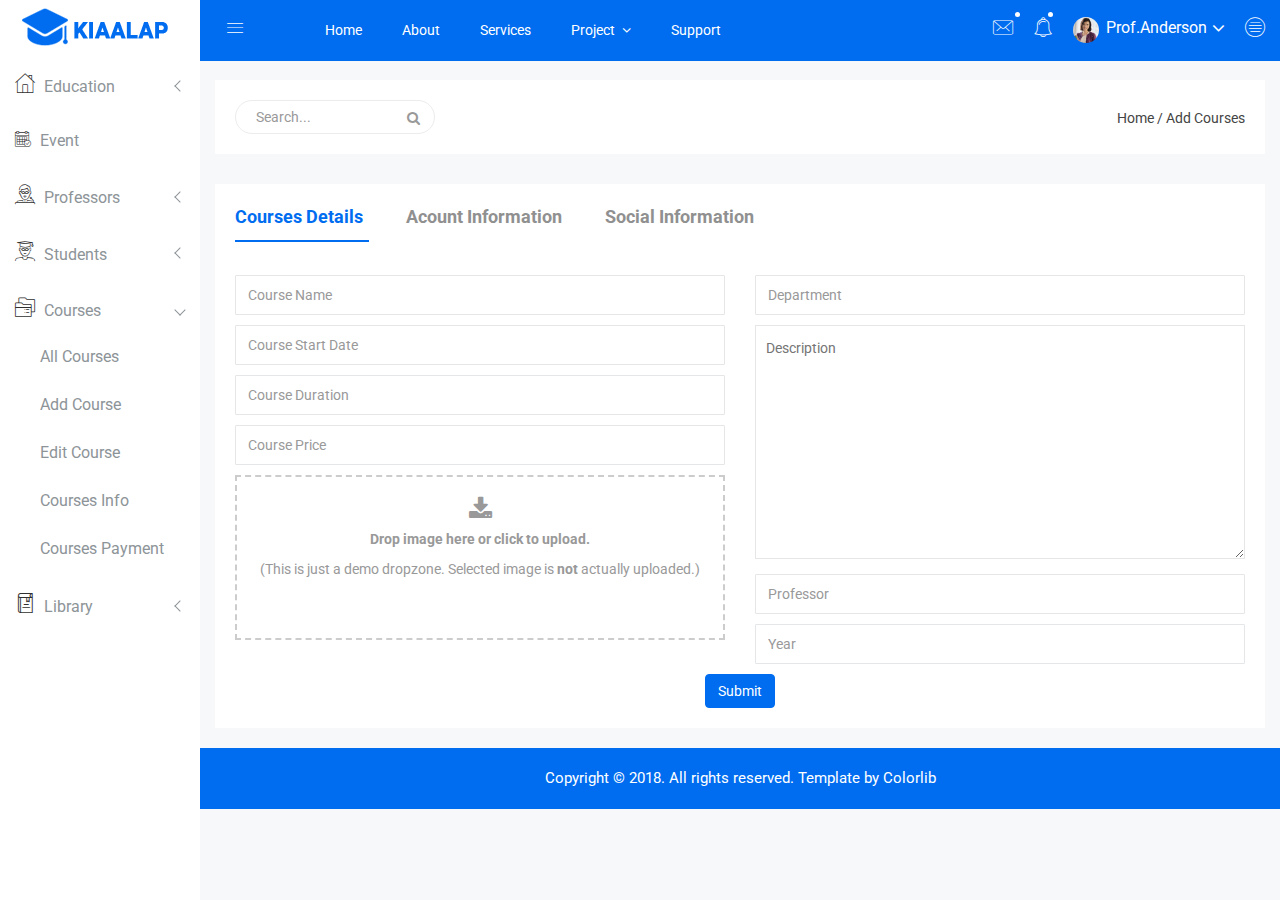
<file: kiaalap-master/add-course.html>
<!doctype html>
<html class="no-js" lang="en">

<head>
    <meta charset="utf-8">
    <meta http-equiv="x-ua-compatible" content="ie=edge">
    <title>Add Course | Kiaalap - Kiaalap Admin Template</title>
    <meta name="description" content="">
    <meta name="viewport" content="width=device-width, initial-scale=1">
    <!-- favicon
		============================================ -->
    <link rel="shortcut icon" type="image/x-icon" href="img/favicon.ico">
    <!-- Google Fonts
		============================================ -->
    <link href="https://fonts.googleapis.com/css?family=Roboto:100,300,400,700,900" rel="stylesheet">
    <!-- Bootstrap CSS
		============================================ -->
    <link rel="stylesheet" href="css/bootstrap.min.css">
    <!-- Bootstrap CSS
		============================================ -->
    <link rel="stylesheet" href="css/font-awesome.min.css">
    <!-- owl.carousel CSS
		============================================ -->
    <link rel="stylesheet" href="css/owl.carousel.css">
    <link rel="stylesheet" href="css/owl.theme.css">
    <link rel="stylesheet" href="css/owl.transitions.css">
    <!-- animate CSS
		============================================ -->
    <link rel="stylesheet" href="css/animate.css">
    <!-- normalize CSS
		============================================ -->
    <link rel="stylesheet" href="css/normalize.css">
    <!-- meanmenu icon CSS
		============================================ -->
    <link rel="stylesheet" href="css/meanmenu.min.css">
    <!-- main CSS
		============================================ -->
    <link rel="stylesheet" href="css/main.css">
    <!-- dropzone CSS
		============================================ -->
    <link rel="stylesheet" href="css/dropzone/dropzone.css">
    <!-- educate icon CSS
		============================================ -->
    <link rel="stylesheet" href="css/educate-custon-icon.css">
    <!-- morrisjs CSS
		============================================ -->
    <link rel="stylesheet" href="css/morrisjs/morris.css">
    <!-- mCustomScrollbar CSS
		============================================ -->
    <link rel="stylesheet" href="css/scrollbar/jquery.mCustomScrollbar.min.css">
    <!-- metisMenu CSS
		============================================ -->
    <link rel="stylesheet" href="css/metisMenu/metisMenu.min.css">
    <link rel="stylesheet" href="css/metisMenu/metisMenu-vertical.css">
    <!-- calendar CSS
		============================================ -->
    <link rel="stylesheet" href="css/calendar/fullcalendar.min.css">
    <link rel="stylesheet" href="css/calendar/fullcalendar.print.min.css">
    <!-- forms CSS
		============================================ -->
    <link rel="stylesheet" href="css/form/all-type-forms.css">
    <!-- style CSS
		============================================ -->
    <link rel="stylesheet" href="style.css">
    <!-- responsive CSS
		============================================ -->
    <link rel="stylesheet" href="css/responsive.css">
    <!-- modernizr JS
		============================================ -->
    <script src="js/vendor/modernizr-2.8.3.min.js"></script>
</head>

<body>
    <!--[if lt IE 8]>
		<p class="browserupgrade">You are using an <strong>outdated</strong> browser. Please <a href="http://browsehappy.com/">upgrade your browser</a> to improve your experience.</p>
	<![endif]-->
    <!-- Start Left menu area -->
    <div class="left-sidebar-pro">
        <nav id="sidebar" class="">
            <div class="sidebar-header">
                <a href="index.html"><img class="main-logo" src="img/logo/logo.png" alt="" /></a>
                <strong><a href="index.html"><img src="img/logo/logosn.png" alt="" /></a></strong>
            </div>
            <div class="left-custom-menu-adp-wrap comment-scrollbar">
                <nav class="sidebar-nav left-sidebar-menu-pro">
                    <ul class="metismenu" id="menu1">
                        <li>
                            <a class="has-arrow" href="index.html">
								   <span class="educate-icon educate-home icon-wrap"></span>
								   <span class="mini-click-non">Education</span>
								</a>
                            <ul class="submenu-angle" aria-expanded="true">
                                <li><a title="Dashboard v.1" href="index.html"><span class="mini-sub-pro">Dashboard v.1</span></a></li>
                                <li><a title="Dashboard v.2" href="index-1.html"><span class="mini-sub-pro">Dashboard v.2</span></a></li>
                                <li><a title="Dashboard v.3" href="index-2.html"><span class="mini-sub-pro">Dashboard v.3</span></a></li>
                                <li><a title="Analytics" href="analytics.html"><span class="mini-sub-pro">Analytics</span></a></li>
                                <li><a title="Widgets" href="widgets.html"><span class="mini-sub-pro">Widgets</span></a></li>
                            </ul>
                        </li>
                        <li>
                            <a title="Landing Page" href="events.html" aria-expanded="false"><span class="educate-icon educate-event icon-wrap sub-icon-mg" aria-hidden="true"></span> <span class="mini-click-non">Event</span></a>
                        </li>
                        <li>
                            <a class="has-arrow" href="all-professors.html" aria-expanded="false"><span class="educate-icon educate-professor icon-wrap"></span> <span class="mini-click-non">Professors</span></a>
                            <ul class="submenu-angle" aria-expanded="false">
                                <li><a title="All Professors" href="all-professors.html"><span class="mini-sub-pro">All Professors</span></a></li>
                                <li><a title="Add Professor" href="add-professor.html"><span class="mini-sub-pro">Add Professor</span></a></li>
                                <li><a title="Edit Professor" href="edit-professor.html"><span class="mini-sub-pro">Edit Professor</span></a></li>
                                <li><a title="Professor Profile" href="professor-profile.html"><span class="mini-sub-pro">Professor Profile</span></a></li>
                            </ul>
                        </li>
                        <li>
                            <a class="has-arrow" href="all-students.html" aria-expanded="false"><span class="educate-icon educate-student icon-wrap"></span> <span class="mini-click-non">Students</span></a>
                            <ul class="submenu-angle" aria-expanded="false">
                                <li><a title="All Students" href="all-students.html"><span class="mini-sub-pro">All Students</span></a></li>
                                <li><a title="Add Students" href="add-student.html"><span class="mini-sub-pro">Add Student</span></a></li>
                                <li><a title="Edit Students" href="edit-student.html"><span class="mini-sub-pro">Edit Student</span></a></li>
                                <li><a title="Students Profile" href="student-profile.html"><span class="mini-sub-pro">Student Profile</span></a></li>
                            </ul>
                        </li>
                        <li class="active">
                            <a class="has-arrow" href="all-courses.html" aria-expanded="false"><span class="educate-icon educate-course icon-wrap"></span> <span class="mini-click-non">Courses</span></a>
                            <ul class="submenu-angle" aria-expanded="false">
                                <li><a title="All Courses" href="all-courses.html"><span class="mini-sub-pro">All Courses</span></a></li>
                                <li><a title="Add Courses" href="add-course.html"><span class="mini-sub-pro">Add Course</span></a></li>
                                <li><a title="Edit Courses" href="edit-course.html"><span class="mini-sub-pro">Edit Course</span></a></li>
                                <li><a title="Courses Profile" href="course-info.html"><span class="mini-sub-pro">Courses Info</span></a></li>
                                <li><a title="course Payment" href="course-payment.html"><span class="mini-sub-pro">Courses Payment</span></a></li>
                            </ul>
                        </li>
                        <li>
                            <a class="has-arrow" href="all-courses.html" aria-expanded="false"><span class="educate-icon educate-library icon-wrap"></span> <span class="mini-click-non">Library</span></a>
                            <ul class="submenu-angle" aria-expanded="false">
                                <li><a title="All Library" href="library-assets.html"><span class="mini-sub-pro">Library Assets</span></a></li>
                                <li><a title="Add Library" href="add-library-assets.html"><span class="mini-sub-pro">Add Library Asset</span></a></li>
                                <li><a title="Edit Library" href="edit-library-assets.html"><span class="mini-sub-pro">Edit Library Asset</span></a></li>
                            </ul>
                        </li>
                        <li>
                            <a class="has-arrow" href="all-courses.html" aria-expanded="false"><span class="educate-icon educate-department icon-wrap"></span> <span class="mini-click-non">Departments</span></a>
                            <ul class="submenu-angle" aria-expanded="false">
                                <li><a title="Departments List" href="departments.html"><span class="mini-sub-pro">Departments List</span></a></li>
                                <li><a title="Add Departments" href="add-department.html"><span class="mini-sub-pro">Add Departments</span></a></li>
                                <li><a title="Edit Departments" href="edit-department.html"><span class="mini-sub-pro">Edit Departments</span></a></li>
                            </ul>
                        </li>
                        <li>
                            <a class="has-arrow" href="mailbox.html" aria-expanded="false"><span class="educate-icon educate-message icon-wrap"></span> <span class="mini-click-non">Mailbox</span></a>
                            <ul class="submenu-angle" aria-expanded="false">
                                <li><a title="Inbox" href="mailbox.html"><span class="mini-sub-pro">Inbox</span></a></li>
                                <li><a title="View Mail" href="mailbox-view.html"><span class="mini-sub-pro">View Mail</span></a></li>
                                <li><a title="Compose Mail" href="mailbox-compose.html"><span class="mini-sub-pro">Compose Mail</span></a></li>
                            </ul>
                        </li>
                        <li>
                            <a class="has-arrow" href="mailbox.html" aria-expanded="false"><span class="educate-icon educate-interface icon-wrap"></span> <span class="mini-click-non">Interface</span></a>
                            <ul class="submenu-angle interface-mini-nb-dp" aria-expanded="false">
                                <li><a title="Google Map" href="google-map.html"><span class="mini-sub-pro">Google Map</span></a></li>
                                <li><a title="Data Maps" href="data-maps.html"><span class="mini-sub-pro">Data Maps</span></a></li>
                                <li><a title="Pdf Viewer" href="pdf-viewer.html"><span class="mini-sub-pro">Pdf Viewer</span></a></li>
                                <li><a title="X-Editable" href="x-editable.html"><span class="mini-sub-pro">X-Editable</span></a></li>
                                <li><a title="Code Editor" href="code-editor.html"><span class="mini-sub-pro">Code Editor</span></a></li>
                                <li><a title="Tree View" href="tree-view.html"><span class="mini-sub-pro">Tree View</span></a></li>
                                <li><a title="Preloader" href="preloader.html"><span class="mini-sub-pro">Preloader</span></a></li>
                                <li><a title="Images Cropper" href="images-cropper.html"><span class="mini-sub-pro">Images Cropper</span></a></li>
                            </ul>
                        </li>
                        <li>
                            <a class="has-arrow" href="mailbox.html" aria-expanded="false"><span class="educate-icon educate-charts icon-wrap"></span> <span class="mini-click-non">Charts</span></a>
                            <ul class="submenu-angle chart-mini-nb-dp" aria-expanded="false">
                                <li><a title="Bar Charts" href="bar-charts.html"><span class="mini-sub-pro">Bar Charts</span></a></li>
                                <li><a title="Line Charts" href="line-charts.html"><span class="mini-sub-pro">Line Charts</span></a></li>
                                <li><a title="Area Charts" href="area-charts.html"><span class="mini-sub-pro">Area Charts</span></a></li>
                                <li><a title="Rounded Charts" href="rounded-chart.html"><span class="mini-sub-pro">Rounded Charts</span></a></li>
                                <li><a title="C3 Charts" href="c3.html"><span class="mini-sub-pro">C3 Charts</span></a></li>
                                <li><a title="Sparkline Charts" href="sparkline.html"><span class="mini-sub-pro">Sparkline Charts</span></a></li>
                                <li><a title="Peity Charts" href="peity.html"><span class="mini-sub-pro">Peity Charts</span></a></li>
                            </ul>
                        </li>
                        <li>
                            <a class="has-arrow" href="mailbox.html" aria-expanded="false"><span class="educate-icon educate-data-table icon-wrap"></span> <span class="mini-click-non">Data Tables</span></a>
                            <ul class="submenu-angle" aria-expanded="false">
                                <li><a title="Peity Charts" href="static-table.html"><span class="mini-sub-pro">Static Table</span></a></li>
                                <li><a title="Data Table" href="data-table.html"><span class="mini-sub-pro">Data Table</span></a></li>
                            </ul>
                        </li>
                        <li>
                            <a class="has-arrow" href="mailbox.html" aria-expanded="false"><span class="educate-icon educate-form icon-wrap"></span> <span class="mini-click-non">Forms Elements</span></a>
                            <ul class="submenu-angle form-mini-nb-dp" aria-expanded="false">
                                <li><a title="Basic Form Elements" href="basic-form-element.html"><span class="mini-sub-pro">Bc Form Elements</span></a></li>
                                <li><a title="Advance Form Elements" href="advance-form-element.html"><span class="mini-sub-pro">Ad Form Elements</span></a></li>
                                <li><a title="Password Meter" href="password-meter.html"><span class="mini-sub-pro">Password Meter</span></a></li>
                                <li><a title="Multi Upload" href="multi-upload.html"><span class="mini-sub-pro">Multi Upload</span></a></li>
                                <li><a title="Text Editor" href="tinymc.html"><span class="mini-sub-pro">Text Editor</span></a></li>
                                <li><a title="Dual List Box" href="dual-list-box.html"><span class="mini-sub-pro">Dual List Box</span></a></li>
                            </ul>
                        </li>
                        <li>
                            <a class="has-arrow" href="mailbox.html" aria-expanded="false"><span class="educate-icon educate-apps icon-wrap"></span> <span class="mini-click-non">App views</span></a>
                            <ul class="submenu-angle app-mini-nb-dp" aria-expanded="false">
                                <li><a title="Notifications" href="notifications.html"><span class="mini-sub-pro">Notifications</span></a></li>
                                <li><a title="Alerts" href="alerts.html"><span class="mini-sub-pro">Alerts</span></a></li>
                                <li><a title="Modals" href="modals.html"><span class="mini-sub-pro">Modals</span></a></li>
                                <li><a title="Buttons" href="buttons.html"><span class="mini-sub-pro">Buttons</span></a></li>
                                <li><a title="Tabs" href="tabs.html"><span class="mini-sub-pro">Tabs</span></a></li>
                                <li><a title="Accordion" href="accordion.html"><span class="mini-sub-pro">Accordion</span></a></li>
                            </ul>
                        </li>
                        <li id="removable">
                            <a class="has-arrow" href="#" aria-expanded="false"><span class="educate-icon educate-pages icon-wrap"></span> <span class="mini-click-non">Pages</span></a>
                            <ul class="submenu-angle page-mini-nb-dp" aria-expanded="false">
                                <li><a title="Login" href="login.html"><span class="mini-sub-pro">Login</span></a></li>
                                <li><a title="Register" href="register.html"><span class="mini-sub-pro">Register</span></a></li>
                                <li><a title="Lock" href="lock.html"><span class="mini-sub-pro">Lock</span></a></li>
                                <li><a title="Password Recovery" href="password-recovery.html"><span class="mini-sub-pro">Password Recovery</span></a></li>
                                <li><a title="404 Page" href="404.html"><span class="mini-sub-pro">404 Page</span></a></li>
                                <li><a title="500 Page" href="500.html"><span class="mini-sub-pro">500 Page</span></a></li>
                            </ul>
                        </li>
                    </ul>
                </nav>
            </div>
        </nav>
    </div>
    <!-- End Left menu area -->
    <!-- Start Welcome area -->
    <div class="all-content-wrapper">
        <div class="container-fluid">
            <div class="row">
                <div class="col-lg-12 col-md-12 col-sm-12 col-xs-12">
                    <div class="logo-pro">
                        <a href="index.html"><img class="main-logo" src="img/logo/logo.png" alt="" /></a>
                    </div>
                </div>
            </div>
        </div>
        <div class="header-advance-area">
            <div class="header-top-area">
                <div class="container-fluid">
                    <div class="row">
                        <div class="col-lg-12 col-md-12 col-sm-12 col-xs-12">
                            <div class="header-top-wraper">
                                <div class="row">
                                    <div class="col-lg-1 col-md-0 col-sm-1 col-xs-12">
                                        <div class="menu-switcher-pro">
                                            <button type="button" id="sidebarCollapse" class="btn bar-button-pro header-drl-controller-btn btn-info navbar-btn">
													<i class="educate-icon educate-nav"></i>
												</button>
                                        </div>
                                    </div>
                                    <div class="col-lg-6 col-md-7 col-sm-6 col-xs-12">
                                        <div class="header-top-menu tabl-d-n">
                                            <ul class="nav navbar-nav mai-top-nav">
                                                <li class="nav-item"><a href="#" class="nav-link">Home</a>
                                                </li>
                                                <li class="nav-item"><a href="#" class="nav-link">About</a>
                                                </li>
                                                <li class="nav-item"><a href="#" class="nav-link">Services</a>
                                                </li>
                                                <li class="nav-item dropdown res-dis-nn">
                                                    <a href="#" data-toggle="dropdown" role="button" aria-expanded="false" class="nav-link dropdown-toggle">Project <span class="angle-down-topmenu"><i class="fa fa-angle-down"></i></span></a>
                                                    <div role="menu" class="dropdown-menu animated zoomIn">
                                                        <a href="#" class="dropdown-item">Documentation</a>
                                                        <a href="#" class="dropdown-item">Expert Backend</a>
                                                        <a href="#" class="dropdown-item">Expert FrontEnd</a>
                                                        <a href="#" class="dropdown-item">Contact Support</a>
                                                    </div>
                                                </li>
                                                <li class="nav-item"><a href="#" class="nav-link">Support</a>
                                                </li>
                                            </ul>
                                        </div>
                                    </div>
                                    <div class="col-lg-5 col-md-5 col-sm-12 col-xs-12">
                                        <div class="header-right-info">
                                            <ul class="nav navbar-nav mai-top-nav header-right-menu">
                                                <li class="nav-item dropdown">
                                                    <a href="#" data-toggle="dropdown" role="button" aria-expanded="false" class="nav-link dropdown-toggle"><i class="educate-icon educate-message edu-chat-pro" aria-hidden="true"></i><span class="indicator-ms"></span></a>
                                                    <div role="menu" class="author-message-top dropdown-menu animated zoomIn">
                                                        <div class="message-single-top">
                                                            <h1>Message</h1>
                                                        </div>
                                                        <ul class="message-menu">
                                                            <li>
                                                                <a href="#">
                                                                    <div class="message-img">
                                                                        <img src="img/contact/1.jpg" alt="">
                                                                    </div>
                                                                    <div class="message-content">
                                                                        <span class="message-date">16 Sept</span>
                                                                        <h2>Advanda Cro</h2>
                                                                        <p>Please done this project as soon possible.</p>
                                                                    </div>
                                                                </a>
                                                            </li>
                                                            <li>
                                                                <a href="#">
                                                                    <div class="message-img">
                                                                        <img src="img/contact/4.jpg" alt="">
                                                                    </div>
                                                                    <div class="message-content">
                                                                        <span class="message-date">16 Sept</span>
                                                                        <h2>Sulaiman din</h2>
                                                                        <p>Please done this project as soon possible.</p>
                                                                    </div>
                                                                </a>
                                                            </li>
                                                            <li>
                                                                <a href="#">
                                                                    <div class="message-img">
                                                                        <img src="img/contact/3.jpg" alt="">
                                                                    </div>
                                                                    <div class="message-content">
                                                                        <span class="message-date">16 Sept</span>
                                                                        <h2>Victor Jara</h2>
                                                                        <p>Please done this project as soon possible.</p>
                                                                    </div>
                                                                </a>
                                                            </li>
                                                            <li>
                                                                <a href="#">
                                                                    <div class="message-img">
                                                                        <img src="img/contact/2.jpg" alt="">
                                                                    </div>
                                                                    <div class="message-content">
                                                                        <span class="message-date">16 Sept</span>
                                                                        <h2>Victor Jara</h2>
                                                                        <p>Please done this project as soon possible.</p>
                                                                    </div>
                                                                </a>
                                                            </li>
                                                        </ul>
                                                        <div class="message-view">
                                                            <a href="#">View All Messages</a>
                                                        </div>
                                                    </div>
                                                </li>
                                                <li class="nav-item"><a href="#" data-toggle="dropdown" role="button" aria-expanded="false" class="nav-link dropdown-toggle"><i class="educate-icon educate-bell" aria-hidden="true"></i><span class="indicator-nt"></span></a>
                                                    <div role="menu" class="notification-author dropdown-menu animated zoomIn">
                                                        <div class="notification-single-top">
                                                            <h1>Notifications</h1>
                                                        </div>
                                                        <ul class="notification-menu">
                                                            <li>
                                                                <a href="#">
                                                                    <div class="notification-icon">
                                                                        <i class="educate-icon educate-checked edu-checked-pro admin-check-pro" aria-hidden="true"></i>
                                                                    </div>
                                                                    <div class="notification-content">
                                                                        <span class="notification-date">16 Sept</span>
                                                                        <h2>Advanda Cro</h2>
                                                                        <p>Please done this project as soon possible.</p>
                                                                    </div>
                                                                </a>
                                                            </li>
                                                            <li>
                                                                <a href="#">
                                                                    <div class="notification-icon">
                                                                        <i class="fa fa-cloud edu-cloud-computing-down" aria-hidden="true"></i>
                                                                    </div>
                                                                    <div class="notification-content">
                                                                        <span class="notification-date">16 Sept</span>
                                                                        <h2>Sulaiman din</h2>
                                                                        <p>Please done this project as soon possible.</p>
                                                                    </div>
                                                                </a>
                                                            </li>
                                                            <li>
                                                                <a href="#">
                                                                    <div class="notification-icon">
                                                                        <i class="fa fa-eraser edu-shield" aria-hidden="true"></i>
                                                                    </div>
                                                                    <div class="notification-content">
                                                                        <span class="notification-date">16 Sept</span>
                                                                        <h2>Victor Jara</h2>
                                                                        <p>Please done this project as soon possible.</p>
                                                                    </div>
                                                                </a>
                                                            </li>
                                                            <li>
                                                                <a href="#">
                                                                    <div class="notification-icon">
                                                                        <i class="fa fa-line-chart edu-analytics-arrow" aria-hidden="true"></i>
                                                                    </div>
                                                                    <div class="notification-content">
                                                                        <span class="notification-date">16 Sept</span>
                                                                        <h2>Victor Jara</h2>
                                                                        <p>Please done this project as soon possible.</p>
                                                                    </div>
                                                                </a>
                                                            </li>
                                                        </ul>
                                                        <div class="notification-view">
                                                            <a href="#">View All Notification</a>
                                                        </div>
                                                    </div>
                                                </li>
                                                <li class="nav-item">
                                                    <a href="#" data-toggle="dropdown" role="button" aria-expanded="false" class="nav-link dropdown-toggle">
															<img src="img/product/pro4.jpg" alt="" />
															<span class="admin-name">Prof.Anderson</span>
															<i class="fa fa-angle-down edu-icon edu-down-arrow"></i>
														</a>
                                                    <ul role="menu" class="dropdown-header-top author-log dropdown-menu animated zoomIn">
                                                        <li><a href="#"><span class="edu-icon edu-home-admin author-log-ic"></span>My Account</a>
                                                        </li>
                                                        <li><a href="#"><span class="edu-icon edu-user-rounded author-log-ic"></span>My Profile</a>
                                                        </li>
                                                        <li><a href="#"><span class="edu-icon edu-money author-log-ic"></span>User Billing</a>
                                                        </li>
                                                        <li><a href="#"><span class="edu-icon edu-settings author-log-ic"></span>Settings</a>
                                                        </li>
                                                        <li><a href="#"><span class="edu-icon edu-locked author-log-ic"></span>Log Out</a>
                                                        </li>
                                                    </ul>
                                                </li>
                                                <li class="nav-item nav-setting-open"><a href="#" data-toggle="dropdown" role="button" aria-expanded="false" class="nav-link dropdown-toggle"><i class="educate-icon educate-menu"></i></a>

                                                    <div role="menu" class="admintab-wrap menu-setting-wrap menu-setting-wrap-bg dropdown-menu animated zoomIn">
                                                        <ul class="nav nav-tabs custon-set-tab">
                                                            <li class="active"><a data-toggle="tab" href="#Notes">Notes</a>
                                                            </li>
                                                            <li><a data-toggle="tab" href="#Projects">Projects</a>
                                                            </li>
                                                            <li><a data-toggle="tab" href="#Settings">Settings</a>
                                                            </li>
                                                        </ul>

                                                        <div class="tab-content custom-bdr-nt">
                                                            <div id="Notes" class="tab-pane fade in active">
                                                                <div class="notes-area-wrap">
                                                                    <div class="note-heading-indicate">
                                                                        <h2><i class="fa fa-comments-o"></i> Latest Notes</h2>
                                                                        <p>You have 10 new message.</p>
                                                                    </div>
                                                                    <div class="notes-list-area notes-menu-scrollbar">
                                                                        <ul class="notes-menu-list">
                                                                            <li>
                                                                                <a href="#">
                                                                                    <div class="notes-list-flow">
                                                                                        <div class="notes-img">
                                                                                            <img src="img/contact/4.jpg" alt="" />
                                                                                        </div>
                                                                                        <div class="notes-content">
                                                                                            <p> The point of using Lorem Ipsum is that it has a more-or-less normal.</p>
                                                                                            <span>Yesterday 2:45 pm</span>
                                                                                        </div>
                                                                                    </div>
                                                                                </a>
                                                                            </li>
                                                                            <li>
                                                                                <a href="#">
                                                                                    <div class="notes-list-flow">
                                                                                        <div class="notes-img">
                                                                                            <img src="img/contact/1.jpg" alt="" />
                                                                                        </div>
                                                                                        <div class="notes-content">
                                                                                            <p> The point of using Lorem Ipsum is that it has a more-or-less normal.</p>
                                                                                            <span>Yesterday 2:45 pm</span>
                                                                                        </div>
                                                                                    </div>
                                                                                </a>
                                                                            </li>
                                                                            <li>
                                                                                <a href="#">
                                                                                    <div class="notes-list-flow">
                                                                                        <div class="notes-img">
                                                                                            <img src="img/contact/2.jpg" alt="" />
                                                                                        </div>
                                                                                        <div class="notes-content">
                                                                                            <p> The point of using Lorem Ipsum is that it has a more-or-less normal.</p>
                                                                                            <span>Yesterday 2:45 pm</span>
                                                                                        </div>
                                                                                    </div>
                                                                                </a>
                                                                            </li>
                                                                            <li>
                                                                                <a href="#">
                                                                                    <div class="notes-list-flow">
                                                                                        <div class="notes-img">
                                                                                            <img src="img/contact/3.jpg" alt="" />
                                                                                        </div>
                                                                                        <div class="notes-content">
                                                                                            <p> The point of using Lorem Ipsum is that it has a more-or-less normal.</p>
                                                                                            <span>Yesterday 2:45 pm</span>
                                                                                        </div>
                                                                                    </div>
                                                                                </a>
                                                                            </li>
                                                                            <li>
                                                                                <a href="#">
                                                                                    <div class="notes-list-flow">
                                                                                        <div class="notes-img">
                                                                                            <img src="img/contact/4.jpg" alt="" />
                                                                                        </div>
                                                                                        <div class="notes-content">
                                                                                            <p> The point of using Lorem Ipsum is that it has a more-or-less normal.</p>
                                                                                            <span>Yesterday 2:45 pm</span>
                                                                                        </div>
                                                                                    </div>
                                                                                </a>
                                                                            </li>
                                                                            <li>
                                                                                <a href="#">
                                                                                    <div class="notes-list-flow">
                                                                                        <div class="notes-img">
                                                                                            <img src="img/contact/1.jpg" alt="" />
                                                                                        </div>
                                                                                        <div class="notes-content">
                                                                                            <p> The point of using Lorem Ipsum is that it has a more-or-less normal.</p>
                                                                                            <span>Yesterday 2:45 pm</span>
                                                                                        </div>
                                                                                    </div>
                                                                                </a>
                                                                            </li>
                                                                            <li>
                                                                                <a href="#">
                                                                                    <div class="notes-list-flow">
                                                                                        <div class="notes-img">
                                                                                            <img src="img/contact/2.jpg" alt="" />
                                                                                        </div>
                                                                                        <div class="notes-content">
                                                                                            <p> The point of using Lorem Ipsum is that it has a more-or-less normal.</p>
                                                                                            <span>Yesterday 2:45 pm</span>
                                                                                        </div>
                                                                                    </div>
                                                                                </a>
                                                                            </li>
                                                                            <li>
                                                                                <a href="#">
                                                                                    <div class="notes-list-flow">
                                                                                        <div class="notes-img">
                                                                                            <img src="img/contact/1.jpg" alt="" />
                                                                                        </div>
                                                                                        <div class="notes-content">
                                                                                            <p> The point of using Lorem Ipsum is that it has a more-or-less normal.</p>
                                                                                            <span>Yesterday 2:45 pm</span>
                                                                                        </div>
                                                                                    </div>
                                                                                </a>
                                                                            </li>
                                                                            <li>
                                                                                <a href="#">
                                                                                    <div class="notes-list-flow">
                                                                                        <div class="notes-img">
                                                                                            <img src="img/contact/2.jpg" alt="" />
                                                                                        </div>
                                                                                        <div class="notes-content">
                                                                                            <p> The point of using Lorem Ipsum is that it has a more-or-less normal.</p>
                                                                                            <span>Yesterday 2:45 pm</span>
                                                                                        </div>
                                                                                    </div>
                                                                                </a>
                                                                            </li>
                                                                            <li>
                                                                                <a href="#">
                                                                                    <div class="notes-list-flow">
                                                                                        <div class="notes-img">
                                                                                            <img src="img/contact/3.jpg" alt="" />
                                                                                        </div>
                                                                                        <div class="notes-content">
                                                                                            <p> The point of using Lorem Ipsum is that it has a more-or-less normal.</p>
                                                                                            <span>Yesterday 2:45 pm</span>
                                                                                        </div>
                                                                                    </div>
                                                                                </a>
                                                                            </li>
                                                                        </ul>
                                                                    </div>
                                                                </div>
                                                            </div>
                                                            <div id="Projects" class="tab-pane fade">
                                                                <div class="projects-settings-wrap">
                                                                    <div class="note-heading-indicate">
                                                                        <h2><i class="fa fa-cube"></i> Latest projects</h2>
                                                                        <p> You have 20 projects. 5 not completed.</p>
                                                                    </div>
                                                                    <div class="project-st-list-area project-st-menu-scrollbar">
                                                                        <ul class="projects-st-menu-list">
                                                                            <li>
                                                                                <a href="#">
                                                                                    <div class="project-list-flow">
                                                                                        <div class="projects-st-heading">
                                                                                            <h2>Web Development</h2>
                                                                                            <p> The point of using Lorem Ipsum is that it has a more or less normal.</p>
                                                                                            <span class="project-st-time">1 hours ago</span>
                                                                                        </div>
                                                                                        <div class="projects-st-content">
                                                                                            <p>Completion with: 28%</p>
                                                                                            <div class="progress progress-mini">
                                                                                                <div style="width: 28%;" class="progress-bar progress-bar-danger hd-tp-1"></div>
                                                                                            </div>
                                                                                            <p>Project end: 4:00 pm - 12.06.2014</p>
                                                                                        </div>
                                                                                    </div>
                                                                                </a>
                                                                            </li>
                                                                            <li>
                                                                                <a href="#">
                                                                                    <div class="project-list-flow">
                                                                                        <div class="projects-st-heading">
                                                                                            <h2>Software Development</h2>
                                                                                            <p> The point of using Lorem Ipsum is that it has a more or less normal.</p>
                                                                                            <span class="project-st-time">2 hours ago</span>
                                                                                        </div>
                                                                                        <div class="projects-st-content project-rating-cl">
                                                                                            <p>Completion with: 68%</p>
                                                                                            <div class="progress progress-mini">
                                                                                                <div style="width: 68%;" class="progress-bar hd-tp-2"></div>
                                                                                            </div>
                                                                                            <p>Project end: 4:00 pm - 12.06.2014</p>
                                                                                        </div>
                                                                                    </div>
                                                                                </a>
                                                                            </li>
                                                                            <li>
                                                                                <a href="#">
                                                                                    <div class="project-list-flow">
                                                                                        <div class="projects-st-heading">
                                                                                            <h2>Graphic Design</h2>
                                                                                            <p> The point of using Lorem Ipsum is that it has a more or less normal.</p>
                                                                                            <span class="project-st-time">3 hours ago</span>
                                                                                        </div>
                                                                                        <div class="projects-st-content">
                                                                                            <p>Completion with: 78%</p>
                                                                                            <div class="progress progress-mini">
                                                                                                <div style="width: 78%;" class="progress-bar hd-tp-3"></div>
                                                                                            </div>
                                                                                            <p>Project end: 4:00 pm - 12.06.2014</p>
                                                                                        </div>
                                                                                    </div>
                                                                                </a>
                                                                            </li>
                                                                            <li>
                                                                                <a href="#">
                                                                                    <div class="project-list-flow">
                                                                                        <div class="projects-st-heading">
                                                                                            <h2>Web Design</h2>
                                                                                            <p> The point of using Lorem Ipsum is that it has a more or less normal.</p>
                                                                                            <span class="project-st-time">4 hours ago</span>
                                                                                        </div>
                                                                                        <div class="projects-st-content project-rating-cl2">
                                                                                            <p>Completion with: 38%</p>
                                                                                            <div class="progress progress-mini">
                                                                                                <div style="width: 38%;" class="progress-bar progress-bar-danger hd-tp-4"></div>
                                                                                            </div>
                                                                                            <p>Project end: 4:00 pm - 12.06.2014</p>
                                                                                        </div>
                                                                                    </div>
                                                                                </a>
                                                                            </li>
                                                                            <li>
                                                                                <a href="#">
                                                                                    <div class="project-list-flow">
                                                                                        <div class="projects-st-heading">
                                                                                            <h2>Business Card</h2>
                                                                                            <p> The point of using Lorem Ipsum is that it has a more or less normal.</p>
                                                                                            <span class="project-st-time">5 hours ago</span>
                                                                                        </div>
                                                                                        <div class="projects-st-content">
                                                                                            <p>Completion with: 28%</p>
                                                                                            <div class="progress progress-mini">
                                                                                                <div style="width: 28%;" class="progress-bar progress-bar-danger hd-tp-5"></div>
                                                                                            </div>
                                                                                            <p>Project end: 4:00 pm - 12.06.2014</p>
                                                                                        </div>
                                                                                    </div>
                                                                                </a>
                                                                            </li>
                                                                            <li>
                                                                                <a href="#">
                                                                                    <div class="project-list-flow">
                                                                                        <div class="projects-st-heading">
                                                                                            <h2>Ecommerce Business</h2>
                                                                                            <p> The point of using Lorem Ipsum is that it has a more or less normal.</p>
                                                                                            <span class="project-st-time">6 hours ago</span>
                                                                                        </div>
                                                                                        <div class="projects-st-content project-rating-cl">
                                                                                            <p>Completion with: 68%</p>
                                                                                            <div class="progress progress-mini">
                                                                                                <div style="width: 68%;" class="progress-bar hd-tp-6"></div>
                                                                                            </div>
                                                                                            <p>Project end: 4:00 pm - 12.06.2014</p>
                                                                                        </div>
                                                                                    </div>
                                                                                </a>
                                                                            </li>
                                                                            <li>
                                                                                <a href="#">
                                                                                    <div class="project-list-flow">
                                                                                        <div class="projects-st-heading">
                                                                                            <h2>Woocommerce Plugin</h2>
                                                                                            <p> The point of using Lorem Ipsum is that it has a more or less normal.</p>
                                                                                            <span class="project-st-time">7 hours ago</span>
                                                                                        </div>
                                                                                        <div class="projects-st-content">
                                                                                            <p>Completion with: 78%</p>
                                                                                            <div class="progress progress-mini">
                                                                                                <div style="width: 78%;" class="progress-bar"></div>
                                                                                            </div>
                                                                                            <p>Project end: 4:00 pm - 12.06.2014</p>
                                                                                        </div>
                                                                                    </div>
                                                                                </a>
                                                                            </li>
                                                                            <li>
                                                                                <a href="#">
                                                                                    <div class="project-list-flow">
                                                                                        <div class="projects-st-heading">
                                                                                            <h2>Wordpress Theme</h2>
                                                                                            <p> The point of using Lorem Ipsum is that it has a more or less normal.</p>
                                                                                            <span class="project-st-time">9 hours ago</span>
                                                                                        </div>
                                                                                        <div class="projects-st-content project-rating-cl2">
                                                                                            <p>Completion with: 38%</p>
                                                                                            <div class="progress progress-mini">
                                                                                                <div style="width: 38%;" class="progress-bar progress-bar-danger"></div>
                                                                                            </div>
                                                                                            <p>Project end: 4:00 pm - 12.06.2014</p>
                                                                                        </div>
                                                                                    </div>
                                                                                </a>
                                                                            </li>
                                                                        </ul>
                                                                    </div>
                                                                </div>
                                                            </div>
                                                            <div id="Settings" class="tab-pane fade">
                                                                <div class="setting-panel-area">
                                                                    <div class="note-heading-indicate">
                                                                        <h2><i class="fa fa-gears"></i> Settings Panel</h2>
                                                                        <p> You have 20 Settings. 5 not completed.</p>
                                                                    </div>
                                                                    <ul class="setting-panel-list">
                                                                        <li>
                                                                            <div class="checkbox-setting-pro">
                                                                                <div class="checkbox-title-pro">
                                                                                    <h2>Show notifications</h2>
                                                                                    <div class="ts-custom-check">
                                                                                        <div class="onoffswitch">
                                                                                            <input type="checkbox" name="collapsemenu" class="onoffswitch-checkbox" id="example">
                                                                                            <label class="onoffswitch-label" for="example">
																									<span class="onoffswitch-inner"></span>
																									<span class="onoffswitch-switch"></span>
																								</label>
                                                                                        </div>
                                                                                    </div>
                                                                                </div>
                                                                            </div>
                                                                        </li>
                                                                        <li>
                                                                            <div class="checkbox-setting-pro">
                                                                                <div class="checkbox-title-pro">
                                                                                    <h2>Disable Chat</h2>
                                                                                    <div class="ts-custom-check">
                                                                                        <div class="onoffswitch">
                                                                                            <input type="checkbox" name="collapsemenu" class="onoffswitch-checkbox" id="example3">
                                                                                            <label class="onoffswitch-label" for="example3">
																									<span class="onoffswitch-inner"></span>
																									<span class="onoffswitch-switch"></span>
																								</label>
                                                                                        </div>
                                                                                    </div>
                                                                                </div>
                                                                            </div>
                                                                        </li>
                                                                        <li>
                                                                            <div class="checkbox-setting-pro">
                                                                                <div class="checkbox-title-pro">
                                                                                    <h2>Enable history</h2>
                                                                                    <div class="ts-custom-check">
                                                                                        <div class="onoffswitch">
                                                                                            <input type="checkbox" name="collapsemenu" class="onoffswitch-checkbox" id="example4">
                                                                                            <label class="onoffswitch-label" for="example4">
																									<span class="onoffswitch-inner"></span>
																									<span class="onoffswitch-switch"></span>
																								</label>
                                                                                        </div>
                                                                                    </div>
                                                                                </div>
                                                                            </div>
                                                                        </li>
                                                                        <li>
                                                                            <div class="checkbox-setting-pro">
                                                                                <div class="checkbox-title-pro">
                                                                                    <h2>Show charts</h2>
                                                                                    <div class="ts-custom-check">
                                                                                        <div class="onoffswitch">
                                                                                            <input type="checkbox" name="collapsemenu" class="onoffswitch-checkbox" id="example7">
                                                                                            <label class="onoffswitch-label" for="example7">
																									<span class="onoffswitch-inner"></span>
																									<span class="onoffswitch-switch"></span>
																								</label>
                                                                                        </div>
                                                                                    </div>
                                                                                </div>
                                                                            </div>
                                                                        </li>
                                                                        <li>
                                                                            <div class="checkbox-setting-pro">
                                                                                <div class="checkbox-title-pro">
                                                                                    <h2>Update everyday</h2>
                                                                                    <div class="ts-custom-check">
                                                                                        <div class="onoffswitch">
                                                                                            <input type="checkbox" name="collapsemenu" checked="" class="onoffswitch-checkbox" id="example2">
                                                                                            <label class="onoffswitch-label" for="example2">
																									<span class="onoffswitch-inner"></span>
																									<span class="onoffswitch-switch"></span>
																								</label>
                                                                                        </div>
                                                                                    </div>
                                                                                </div>
                                                                            </div>
                                                                        </li>
                                                                        <li>
                                                                            <div class="checkbox-setting-pro">
                                                                                <div class="checkbox-title-pro">
                                                                                    <h2>Global search</h2>
                                                                                    <div class="ts-custom-check">
                                                                                        <div class="onoffswitch">
                                                                                            <input type="checkbox" name="collapsemenu" checked="" class="onoffswitch-checkbox" id="example6">
                                                                                            <label class="onoffswitch-label" for="example6">
																									<span class="onoffswitch-inner"></span>
																									<span class="onoffswitch-switch"></span>
																								</label>
                                                                                        </div>
                                                                                    </div>
                                                                                </div>
                                                                            </div>
                                                                        </li>
                                                                        <li>
                                                                            <div class="checkbox-setting-pro">
                                                                                <div class="checkbox-title-pro">
                                                                                    <h2>Offline users</h2>
                                                                                    <div class="ts-custom-check">
                                                                                        <div class="onoffswitch">
                                                                                            <input type="checkbox" name="collapsemenu" checked="" class="onoffswitch-checkbox" id="example5">
                                                                                            <label class="onoffswitch-label" for="example5">
																									<span class="onoffswitch-inner"></span>
																									<span class="onoffswitch-switch"></span>
																								</label>
                                                                                        </div>
                                                                                    </div>
                                                                                </div>
                                                                            </div>
                                                                        </li>
                                                                    </ul>

                                                                </div>
                                                            </div>
                                                        </div>
                                                    </div>
                                                </li>
                                            </ul>
                                        </div>
                                    </div>
                                </div>
                            </div>
                        </div>
                    </div>
                </div>
            </div>
            <!-- Mobile Menu start -->
            <div class="mobile-menu-area">
                <div class="container">
                    <div class="row">
                        <div class="col-lg-12 col-md-12 col-sm-12 col-xs-12">
                            <div class="mobile-menu">
                                <nav id="dropdown">
                                    <ul class="mobile-menu-nav">
                                        <li><a data-toggle="collapse" data-target="#Charts" href="#">Home <span class="admin-project-icon edu-icon edu-down-arrow"></span></a>
                                            <ul class="collapse dropdown-header-top">
                                                <li><a href="index.html">Dashboard v.1</a></li>
                                                <li><a href="index-1.html">Dashboard v.2</a></li>
                                                <li><a href="index-3.html">Dashboard v.3</a></li>
                                                <li><a href="analytics.html">Analytics</a></li>
                                                <li><a href="widgets.html">Widgets</a></li>
                                            </ul>
                                        </li>
                                        <li><a href="events.html">Event</a></li>
                                        <li><a data-toggle="collapse" data-target="#demoevent" href="#">Professors <span class="admin-project-icon edu-icon edu-down-arrow"></span></a>
                                            <ul id="demoevent" class="collapse dropdown-header-top">
                                                <li><a href="all-professors.html">All Professors</a>
                                                </li>
                                                <li><a href="add-professor.html">Add Professor</a>
                                                </li>
                                                <li><a href="edit-professor.html">Edit Professor</a>
                                                </li>
                                                <li><a href="professor-profile.html">Professor Profile</a>
                                                </li>
                                            </ul>
                                        </li>
                                        <li><a data-toggle="collapse" data-target="#demopro" href="#">Students <span class="admin-project-icon edu-icon edu-down-arrow"></span></a>
                                            <ul id="demopro" class="collapse dropdown-header-top">
                                                <li><a href="all-students.html">All Students</a>
                                                </li>
                                                <li><a href="add-student.html">Add Student</a>
                                                </li>
                                                <li><a href="edit-student.html">Edit Student</a>
                                                </li>
                                                <li><a href="student-profile.html">Student Profile</a>
                                                </li>
                                            </ul>
                                        </li>
                                        <li><a data-toggle="collapse" data-target="#democrou" href="#">Courses <span class="admin-project-icon edu-icon edu-down-arrow"></span></a>
                                            <ul id="democrou" class="collapse dropdown-header-top">
                                                <li><a href="all-courses.html">All Courses</a>
                                                </li>
                                                <li><a href="add-course.html">Add Course</a>
                                                </li>
                                                <li><a href="edit-course.html">Edit Course</a>
                                                </li>
                                                <li><a href="course-profile.html">Courses Info</a>
                                                </li>
                                                <li><a href="course-payment.html">Courses Payment</a>
                                                </li>
                                            </ul>
                                        </li>
                                        <li><a data-toggle="collapse" data-target="#demolibra" href="#">Library <span class="admin-project-icon edu-icon edu-down-arrow"></span></a>
                                            <ul id="demolibra" class="collapse dropdown-header-top">
                                                <li><a href="library-assets.html">Library Assets</a>
                                                </li>
                                                <li><a href="add-library-assets.html">Add Library Asset</a>
                                                </li>
                                                <li><a href="edit-library-assets.html">Edit Library Asset</a>
                                                </li>
                                            </ul>
                                        </li>
                                        <li><a data-toggle="collapse" data-target="#demodepart" href="#">Departments <span class="admin-project-icon edu-icon edu-down-arrow"></span></a>
                                            <ul id="demodepart" class="collapse dropdown-header-top">
                                                <li><a href="departments.html">Departments List</a>
                                                </li>
                                                <li><a href="add-department.html">Add Departments</a>
                                                </li>
                                                <li><a href="edit-department.html">Edit Departments</a>
                                                </li>
                                            </ul>
                                        </li>
                                        <li><a data-toggle="collapse" data-target="#demomi" href="#">Mailbox <span class="admin-project-icon edu-icon edu-down-arrow"></span></a>
                                            <ul id="demomi" class="collapse dropdown-header-top">
                                                <li><a href="mailbox.html">Inbox</a>
                                                </li>
                                                <li><a href="mailbox-view.html">View Mail</a>
                                                </li>
                                                <li><a href="mailbox-compose.html">Compose Mail</a>
                                                </li>
                                            </ul>
                                        </li>
                                        <li><a data-toggle="collapse" data-target="#Miscellaneousmob" href="#">Interface <span class="admin-project-icon edu-icon edu-down-arrow"></span></a>
                                            <ul id="Miscellaneousmob" class="collapse dropdown-header-top">
                                                <li><a href="google-map.html">Google Map</a>
                                                </li>
                                                <li><a href="data-maps.html">Data Maps</a>
                                                </li>
                                                <li><a href="pdf-viewer.html">Pdf Viewer</a>
                                                </li>
                                                <li><a href="x-editable.html">X-Editable</a>
                                                </li>
                                                <li><a href="code-editor.html">Code Editor</a>
                                                </li>
                                                <li><a href="tree-view.html">Tree View</a>
                                                </li>
                                                <li><a href="preloader.html">Preloader</a>
                                                </li>
                                                <li><a href="images-cropper.html">Images Cropper</a>
                                                </li>
                                            </ul>
                                        </li>
                                        <li><a data-toggle="collapse" data-target="#Chartsmob" href="#">Charts <span class="admin-project-icon edu-icon edu-down-arrow"></span></a>
                                            <ul id="Chartsmob" class="collapse dropdown-header-top">
                                                <li><a href="bar-charts.html">Bar Charts</a>
                                                </li>
                                                <li><a href="line-charts.html">Line Charts</a>
                                                </li>
                                                <li><a href="area-charts.html">Area Charts</a>
                                                </li>
                                                <li><a href="rounded-chart.html">Rounded Charts</a>
                                                </li>
                                                <li><a href="c3.html">C3 Charts</a>
                                                </li>
                                                <li><a href="sparkline.html">Sparkline Charts</a>
                                                </li>
                                                <li><a href="peity.html">Peity Charts</a>
                                                </li>
                                            </ul>
                                        </li>
                                        <li><a data-toggle="collapse" data-target="#Tablesmob" href="#">Tables <span class="admin-project-icon edu-icon edu-down-arrow"></span></a>
                                            <ul id="Tablesmob" class="collapse dropdown-header-top">
                                                <li><a href="static-table.html">Static Table</a>
                                                </li>
                                                <li><a href="data-table.html">Data Table</a>
                                                </li>
                                            </ul>
                                        </li>
                                        <li><a data-toggle="collapse" data-target="#formsmob" href="#">Forms <span class="admin-project-icon edu-icon edu-down-arrow"></span></a>
                                            <ul id="formsmob" class="collapse dropdown-header-top">
                                                <li><a href="basic-form-element.html">Basic Form Elements</a>
                                                </li>
                                                <li><a href="advance-form-element.html">Advanced Form Elements</a>
                                                </li>
                                                <li><a href="password-meter.html">Password Meter</a>
                                                </li>
                                                <li><a href="multi-upload.html">Multi Upload</a>
                                                </li>
                                                <li><a href="tinymc.html">Text Editor</a>
                                                </li>
                                                <li><a href="dual-list-box.html">Dual List Box</a>
                                                </li>
                                            </ul>
                                        </li>
                                        <li><a data-toggle="collapse" data-target="#Appviewsmob" href="#">App views <span class="admin-project-icon edu-icon edu-down-arrow"></span></a>
                                            <ul id="Appviewsmob" class="collapse dropdown-header-top">
                                                <li><a href="basic-form-element.html">Basic Form Elements</a>
                                                </li>
                                                <li><a href="advance-form-element.html">Advanced Form Elements</a>
                                                </li>
                                                <li><a href="password-meter.html">Password Meter</a>
                                                </li>
                                                <li><a href="multi-upload.html">Multi Upload</a>
                                                </li>
                                                <li><a href="tinymc.html">Text Editor</a>
                                                </li>
                                                <li><a href="dual-list-box.html">Dual List Box</a>
                                                </li>
                                            </ul>
                                        </li>
                                        <li><a data-toggle="collapse" data-target="#Pagemob" href="#">Pages <span class="admin-project-icon edu-icon edu-down-arrow"></span></a>
                                            <ul id="Pagemob" class="collapse dropdown-header-top">
                                                <li><a href="login.html">Login</a>
                                                </li>
                                                <li><a href="register.html">Register</a>
                                                </li>
                                                <li><a href="lock.html">Lock</a>
                                                </li>
                                                <li><a href="password-recovery.html">Password Recovery</a>
                                                </li>
                                                <li><a href="404.html">404 Page</a></li>
                                                <li><a href="500.html">500 Page</a></li>
                                            </ul>
                                        </li>
                                    </ul>
                                </nav>
                            </div>
                        </div>
                    </div>
                </div>
            </div>
            <!-- Mobile Menu end -->
            <div class="breadcome-area">
                <div class="container-fluid">
                    <div class="row">
                        <div class="col-lg-12 col-md-12 col-sm-12 col-xs-12">
                            <div class="breadcome-list single-page-breadcome">
                                <div class="row">
                                    <div class="col-lg-6 col-md-6 col-sm-6 col-xs-12">
                                        <div class="breadcome-heading">
                                            <form role="search" class="sr-input-func">
                                                <input type="text" placeholder="Search..." class="search-int form-control">
                                                <a href="#"><i class="fa fa-search"></i></a>
                                            </form>
                                        </div>
                                    </div>
                                    <div class="col-lg-6 col-md-6 col-sm-6 col-xs-12">
                                        <ul class="breadcome-menu">
                                            <li><a href="#">Home</a> <span class="bread-slash">/</span>
                                            </li>
                                            <li><span class="bread-blod">Add Courses</span>
                                            </li>
                                        </ul>
                                    </div>
                                </div>
                            </div>
                        </div>
                    </div>
                </div>
            </div>
        </div>
        <!-- Single pro tab review Start-->
        <div class="single-pro-review-area mt-t-30 mg-b-15">
            <div class="container-fluid">
                <div class="row">
                    <div class="col-lg-12 col-md-12 col-sm-12 col-xs-12">
                        <div class="product-payment-inner-st">
                            <ul id="myTabedu1" class="tab-review-design">
                                <li class="active"><a href="#description">Courses Details</a></li>
                                <li><a href="#reviews"> Acount Information</a></li>
                                <li><a href="#INFORMATION">Social Information</a></li>
                            </ul>
                            <div id="myTabContent" class="tab-content custom-product-edit">
                                <div class="product-tab-list tab-pane fade active in" id="description">
                                    <div class="row">
                                        <div class="col-lg-12 col-md-12 col-sm-12 col-xs-12">
                                            <div class="review-content-section">
                                                <div id="dropzone1" class="pro-ad addcoursepro">
                                                    <form action="/upload" class="dropzone dropzone-custom needsclick addcourse" id="demo1-upload">
                                                        <div class="row">
                                                            <div class="col-lg-6 col-md-6 col-sm-6 col-xs-12">
                                                                <div class="form-group">
                                                                    <input name="coursename" type="text" class="form-control" placeholder="Course Name">
                                                                </div>
                                                                <div class="form-group">
                                                                    <input name="finish" id="finish" type="text" class="form-control" placeholder="Course Start Date">
                                                                </div>
                                                                <div class="form-group">
                                                                    <input name="duration" type="text" class="form-control" placeholder="Course Duration">
                                                                </div>
                                                                <div class="form-group">
                                                                    <input name="price" type="number" class="form-control" placeholder="Course Price">
                                                                </div>
                                                                <div class="form-group alert-up-pd">
                                                                    <div class="dz-message needsclick download-custom">
                                                                        <i class="fa fa-download edudropnone" aria-hidden="true"></i>
                                                                        <h2 class="edudropnone">Drop image here or click to upload.</h2>
                                                                        <p class="edudropnone"><span class="note needsclick">(This is just a demo dropzone. Selected image is <strong>not</strong> actually uploaded.)</span>
                                                                        </p>
                                                                        <input name="imageico" class="hd-pro-img" type="text" />
                                                                    </div>
                                                                </div>
                                                            </div>
                                                            <div class="col-lg-6 col-md-6 col-sm-6 col-xs-12">
                                                                <div class="form-group res-mg-t-15">
                                                                    <input name="department" type="text" class="form-control" placeholder="Department">
                                                                </div>
                                                                <div class="form-group">
                                                                    <textarea name="description" placeholder="Description"></textarea>
                                                                </div>
                                                                <div class="form-group">
                                                                    <input name="crprofessor" type="text" class="form-control" placeholder="Professor">
                                                                </div>
                                                                <div class="form-group">
                                                                    <input id="year" name="year" type="text" class="form-control" placeholder="Year">
                                                                </div>
                                                            </div>
                                                        </div>
                                                        <div class="row">
                                                            <div class="col-lg-12">
                                                                <div class="payment-adress">
                                                                    <button type="submit" class="btn btn-primary waves-effect waves-light">Submit</button>
                                                                </div>
                                                            </div>
                                                        </div>
                                                    </form>
                                                </div>
                                            </div>
                                        </div>
                                    </div>
                                </div>
                                <div class="product-tab-list tab-pane fade" id="reviews">
                                    <div class="row">
                                        <div class="col-lg-12 col-md-12 col-sm-12 col-xs-12">
                                            <div class="review-content-section">
                                                <div class="row">
                                                    <div class="col-lg-12 col-md-12 col-sm-12 col-xs-12">
                                                        <div class="devit-card-custom">
                                                            <div class="form-group">
                                                                <input type="text" class="form-control" placeholder="Email">
                                                            </div>
                                                            <div class="form-group">
                                                                <input type="number" class="form-control" placeholder="Phone">
                                                            </div>
                                                            <div class="form-group">
                                                                <input type="password" class="form-control" placeholder="Password">
                                                            </div>
                                                            <div class="form-group">
                                                                <input type="password" class="form-control" placeholder="Confirm Password">
                                                            </div>
                                                            <a href="#" class="btn btn-primary waves-effect waves-light">Submit</a>
                                                        </div>
                                                    </div>
                                                </div>
                                            </div>
                                        </div>
                                    </div>
                                </div>
                                <div class="product-tab-list tab-pane fade" id="INFORMATION">
                                    <div class="row">
                                        <div class="col-lg-12 col-md-12 col-sm-12 col-xs-12">
                                            <div class="review-content-section">
												<div class="row">
													<div class="col-lg-12">
														<div class="devit-card-custom">
															<div class="form-group">
																<input type="url" class="form-control" placeholder="Facebook URL">
															</div>
															<div class="form-group">
																<input type="url" class="form-control" placeholder="Twitter URL">
															</div>
															<div class="form-group">
																<input type="url" class="form-control" placeholder="Google Plus">
															</div>
															<div class="form-group">
																<input type="url" class="form-control" placeholder="Linkedin URL">
															</div>
															<button type="submit" class="btn btn-primary waves-effect waves-light">Submit</button>
														</div>
													</div>
												</div>
                                            </div>
                                        </div>
                                    </div>
                                </div>
                            </div>
                        </div>
                    </div>
                </div>
            </div>
        </div>
        <div class="footer-copyright-area">
            <div class="container-fluid">
                <div class="row">
                    <div class="col-lg-12 col-md-12 col-sm-12 col-xs-12">
                        <div class="footer-copy-right">
                            <p>Copyright © 2018. All rights reserved. Template by <a href="https://colorlib.com/wp/templates/">Colorlib</a></p>
                        </div>
                    </div>
                </div>
            </div>
        </div>
    </div>

    <!-- jquery
		============================================ -->
    <script src="js/vendor/jquery-1.12.4.min.js"></script>
    <!-- bootstrap JS
		============================================ -->
    <script src="js/bootstrap.min.js"></script>
    <!-- wow JS
		============================================ -->
    <script src="js/wow.min.js"></script>
    <!-- price-slider JS
		============================================ -->
    <script src="js/jquery-price-slider.js"></script>
    <!-- meanmenu JS
		============================================ -->
    <script src="js/jquery.meanmenu.js"></script>
    <!-- owl.carousel JS
		============================================ -->
    <script src="js/owl.carousel.min.js"></script>
    <!-- sticky JS
		============================================ -->
    <script src="js/jquery.sticky.js"></script>
    <!-- scrollUp JS
		============================================ -->
    <script src="js/jquery.scrollUp.min.js"></script>
    <!-- mCustomScrollbar JS
		============================================ -->
    <script src="js/scrollbar/jquery.mCustomScrollbar.concat.min.js"></script>
    <script src="js/scrollbar/mCustomScrollbar-active.js"></script>
    <!-- metisMenu JS
		============================================ -->
    <script src="js/metisMenu/metisMenu.min.js"></script>
    <script src="js/metisMenu/metisMenu-active.js"></script>
    <!-- morrisjs JS
		============================================ -->
    <script src="js/sparkline/jquery.sparkline.min.js"></script>
    <script src="js/sparkline/jquery.charts-sparkline.js"></script>
    <!-- calendar JS
		============================================ -->
    <script src="js/calendar/moment.min.js"></script>
    <script src="js/calendar/fullcalendar.min.js"></script>
    <script src="js/calendar/fullcalendar-active.js"></script>
    <!-- maskedinput JS
		============================================ -->
    <script src="js/jquery.maskedinput.min.js"></script>
    <script src="js/masking-active.js"></script>
    <!-- datepicker JS
		============================================ -->
    <script src="js/datepicker/jquery-ui.min.js"></script>
    <script src="js/datepicker/datepicker-active.js"></script>
    <!-- form validate JS
		============================================ -->
    <script src="js/form-validation/jquery.form.min.js"></script>
    <script src="js/form-validation/jquery.validate.min.js"></script>
    <script src="js/form-validation/form-active.js"></script>
    <!-- dropzone JS
		============================================ -->
    <script src="js/dropzone/dropzone.js"></script>
    <!-- tab JS
		============================================ -->
    <script src="js/tab.js"></script>
    <!-- plugins JS
		============================================ -->
    <script src="js/plugins.js"></script>
    <!-- main JS
		============================================ -->
    <script src="js/main.js"></script>
    <!-- tawk chat JS
		============================================ -->
    <script src="js/tawk-chat.js"></script>
</body>

</html>
</file>
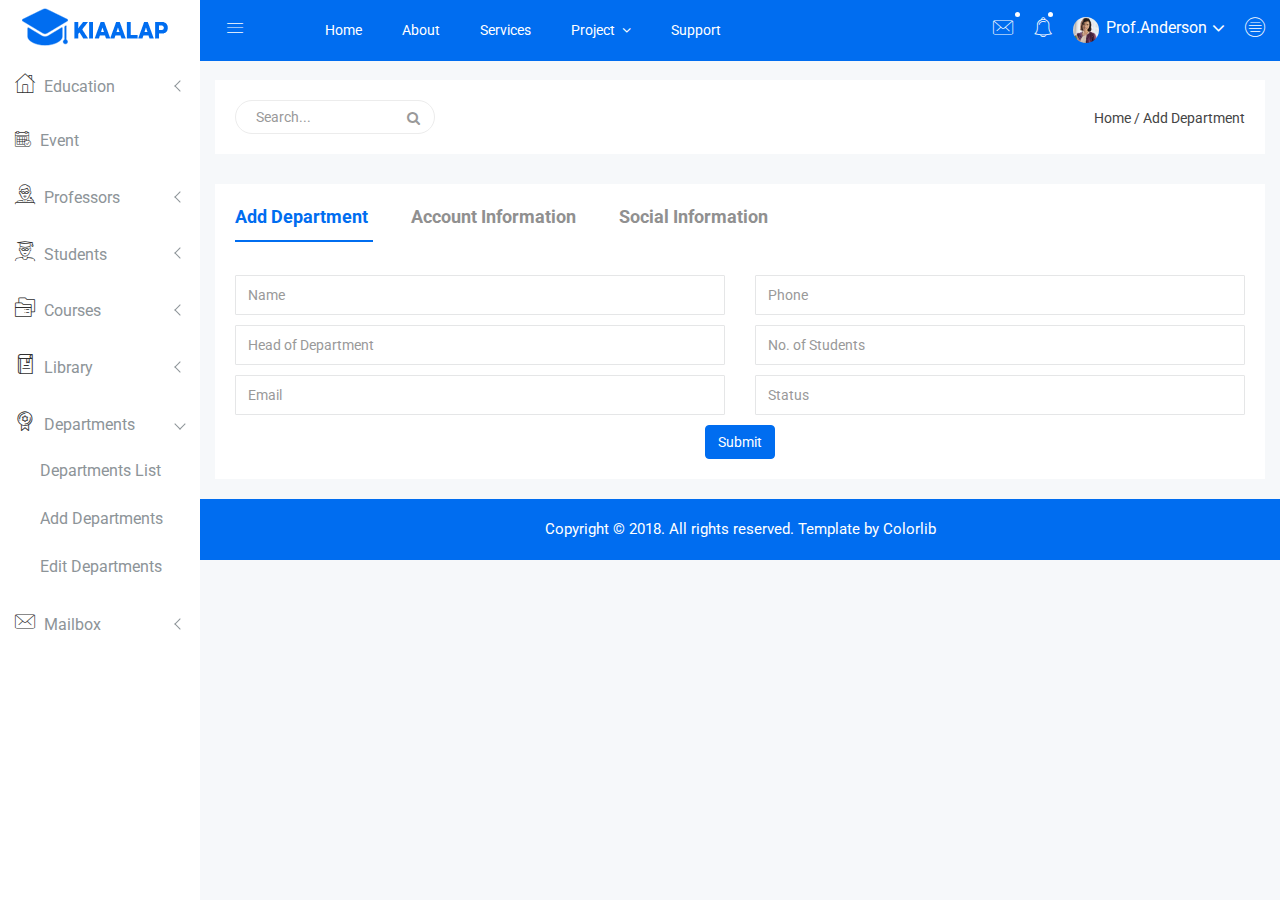
<file: kiaalap-master/add-department.html>
<!doctype html>
<html class="no-js" lang="en">

<head>
    <meta charset="utf-8">
    <meta http-equiv="x-ua-compatible" content="ie=edge">
    <title>Add Department | Kiaalap - Kiaalap Admin Template</title>
    <meta name="description" content="">
    <meta name="viewport" content="width=device-width, initial-scale=1">
    <!-- favicon
		============================================ -->
    <link rel="shortcut icon" type="image/x-icon" href="img/favicon.ico">
    <!-- Google Fonts
		============================================ -->
    <link href="https://fonts.googleapis.com/css?family=Roboto:100,300,400,700,900" rel="stylesheet">
    <!-- Bootstrap CSS
		============================================ -->
    <link rel="stylesheet" href="css/bootstrap.min.css">
    <!-- Bootstrap CSS
		============================================ -->
    <link rel="stylesheet" href="css/font-awesome.min.css">
    <!-- owl.carousel CSS
		============================================ -->
    <link rel="stylesheet" href="css/owl.carousel.css">
    <link rel="stylesheet" href="css/owl.theme.css">
    <link rel="stylesheet" href="css/owl.transitions.css">
    <!-- animate CSS
		============================================ -->
    <link rel="stylesheet" href="css/animate.css">
    <!-- normalize CSS
		============================================ -->
    <link rel="stylesheet" href="css/normalize.css">
    <!-- meanmenu icon CSS
		============================================ -->
    <link rel="stylesheet" href="css/meanmenu.min.css">
    <!-- main CSS
		============================================ -->
    <link rel="stylesheet" href="css/main.css">
    <!-- educate icon CSS
		============================================ -->
    <link rel="stylesheet" href="css/educate-custon-icon.css">
    <!-- morrisjs CSS
		============================================ -->
    <link rel="stylesheet" href="css/morrisjs/morris.css">
    <!-- mCustomScrollbar CSS
		============================================ -->
    <link rel="stylesheet" href="css/scrollbar/jquery.mCustomScrollbar.min.css">
    <!-- metisMenu CSS
		============================================ -->
    <link rel="stylesheet" href="css/metisMenu/metisMenu.min.css">
    <link rel="stylesheet" href="css/metisMenu/metisMenu-vertical.css">
    <!-- calendar CSS
		============================================ -->
    <link rel="stylesheet" href="css/calendar/fullcalendar.min.css">
    <link rel="stylesheet" href="css/calendar/fullcalendar.print.min.css">
    <!-- forms CSS
		============================================ -->
    <link rel="stylesheet" href="css/form/all-type-forms.css">
    <!-- style CSS
		============================================ -->
    <link rel="stylesheet" href="style.css">
    <!-- responsive CSS
		============================================ -->
    <link rel="stylesheet" href="css/responsive.css">
    <!-- modernizr JS
		============================================ -->
    <script src="js/vendor/modernizr-2.8.3.min.js"></script>
</head>

<body>
    <!--[if lt IE 8]>
		<p class="browserupgrade">You are using an <strong>outdated</strong> browser. Please <a href="http://browsehappy.com/">upgrade your browser</a> to improve your experience.</p>
	<![endif]-->
    <!-- Start Left menu area -->
    <div class="left-sidebar-pro">
        <nav id="sidebar" class="">
            <div class="sidebar-header">
                <a href="index.html"><img class="main-logo" src="img/logo/logo.png" alt="" /></a>
                <strong><a href="index.html"><img src="img/logo/logosn.png" alt="" /></a></strong>
            </div>
            <div class="left-custom-menu-adp-wrap comment-scrollbar">
                <nav class="sidebar-nav left-sidebar-menu-pro">
                    <ul class="metismenu" id="menu1">
                        <li>
                            <a class="has-arrow" href="index.html">
								   <span class="educate-icon educate-home icon-wrap"></span>
								   <span class="mini-click-non">Education</span>
								</a>
                            <ul class="submenu-angle" aria-expanded="true">
                                <li><a title="Dashboard v.1" href="index.html"><span class="mini-sub-pro">Dashboard v.1</span></a></li>
                                <li><a title="Dashboard v.2" href="index-1.html"><span class="mini-sub-pro">Dashboard v.2</span></a></li>
                                <li><a title="Dashboard v.3" href="index-2.html"><span class="mini-sub-pro">Dashboard v.3</span></a></li>
                                <li><a title="Analytics" href="analytics.html"><span class="mini-sub-pro">Analytics</span></a></li>
                                <li><a title="Widgets" href="widgets.html"><span class="mini-sub-pro">Widgets</span></a></li>
                            </ul>
                        </li>
                        <li>
                            <a title="Landing Page" href="events.html" aria-expanded="false"><span class="educate-icon educate-event icon-wrap sub-icon-mg" aria-hidden="true"></span> <span class="mini-click-non">Event</span></a>
                        </li>
                        <li>
                            <a class="has-arrow" href="all-professors.html" aria-expanded="false"><span class="educate-icon educate-professor icon-wrap"></span> <span class="mini-click-non">Professors</span></a>
                            <ul class="submenu-angle" aria-expanded="false">
                                <li><a title="All Professors" href="all-professors.html"><span class="mini-sub-pro">All Professors</span></a></li>
                                <li><a title="Add Professor" href="add-professor.html"><span class="mini-sub-pro">Add Professor</span></a></li>
                                <li><a title="Edit Professor" href="edit-professor.html"><span class="mini-sub-pro">Edit Professor</span></a></li>
                                <li><a title="Professor Profile" href="professor-profile.html"><span class="mini-sub-pro">Professor Profile</span></a></li>
                            </ul>
                        </li>
                        <li>
                            <a class="has-arrow" href="all-students.html" aria-expanded="false"><span class="educate-icon educate-student icon-wrap"></span> <span class="mini-click-non">Students</span></a>
                            <ul class="submenu-angle" aria-expanded="false">
                                <li><a title="All Students" href="all-students.html"><span class="mini-sub-pro">All Students</span></a></li>
                                <li><a title="Add Students" href="add-student.html"><span class="mini-sub-pro">Add Student</span></a></li>
                                <li><a title="Edit Students" href="edit-student.html"><span class="mini-sub-pro">Edit Student</span></a></li>
                                <li><a title="Students Profile" href="student-profile.html"><span class="mini-sub-pro">Student Profile</span></a></li>
                            </ul>
                        </li>
                        <li>
                            <a class="has-arrow" href="all-courses.html" aria-expanded="false"><span class="educate-icon educate-course icon-wrap"></span> <span class="mini-click-non">Courses</span></a>
                            <ul class="submenu-angle" aria-expanded="false">
                                <li><a title="All Courses" href="all-courses.html"><span class="mini-sub-pro">All Courses</span></a></li>
                                <li><a title="Add Courses" href="add-course.html"><span class="mini-sub-pro">Add Course</span></a></li>
                                <li><a title="Edit Courses" href="edit-course.html"><span class="mini-sub-pro">Edit Course</span></a></li>
                                <li><a title="Courses Profile" href="course-info.html"><span class="mini-sub-pro">Courses Info</span></a></li>
                                <li><a title="course Payment" href="course-payment.html"><span class="mini-sub-pro">Courses Payment</span></a></li>
                            </ul>
                        </li>
                        <li>
                            <a class="has-arrow" href="all-courses.html" aria-expanded="false"><span class="educate-icon educate-library icon-wrap"></span> <span class="mini-click-non">Library</span></a>
                            <ul class="submenu-angle" aria-expanded="false">
                                <li><a title="All Library" href="library-assets.html"><span class="mini-sub-pro">Library Assets</span></a></li>
                                <li><a title="Add Library" href="add-library-assets.html"><span class="mini-sub-pro">Add Library Asset</span></a></li>
                                <li><a title="Edit Library" href="edit-library-assets.html"><span class="mini-sub-pro">Edit Library Asset</span></a></li>
                            </ul>
                        </li>
                        <li class="active">
                            <a class="has-arrow" href="all-courses.html" aria-expanded="false"><span class="educate-icon educate-department icon-wrap"></span> <span class="mini-click-non">Departments</span></a>
                            <ul class="submenu-angle" aria-expanded="false">
                                <li><a title="Departments List" href="departments.html"><span class="mini-sub-pro">Departments List</span></a></li>
                                <li><a title="Add Departments" href="add-department.html"><span class="mini-sub-pro">Add Departments</span></a></li>
                                <li><a title="Edit Departments" href="edit-department.html"><span class="mini-sub-pro">Edit Departments</span></a></li>
                            </ul>
                        </li>
                        <li>
                            <a class="has-arrow" href="mailbox.html" aria-expanded="false"><span class="educate-icon educate-message icon-wrap"></span> <span class="mini-click-non">Mailbox</span></a>
                            <ul class="submenu-angle" aria-expanded="false">
                                <li><a title="Inbox" href="mailbox.html"><span class="mini-sub-pro">Inbox</span></a></li>
                                <li><a title="View Mail" href="mailbox-view.html"><span class="mini-sub-pro">View Mail</span></a></li>
                                <li><a title="Compose Mail" href="mailbox-compose.html"><span class="mini-sub-pro">Compose Mail</span></a></li>
                            </ul>
                        </li>
                        <li>
                            <a class="has-arrow" href="mailbox.html" aria-expanded="false"><span class="educate-icon educate-interface icon-wrap"></span> <span class="mini-click-non">Interface</span></a>
                            <ul class="submenu-angle interface-mini-nb-dp" aria-expanded="false">
                                <li><a title="Google Map" href="google-map.html"><span class="mini-sub-pro">Google Map</span></a></li>
                                <li><a title="Data Maps" href="data-maps.html"><span class="mini-sub-pro">Data Maps</span></a></li>
                                <li><a title="Pdf Viewer" href="pdf-viewer.html"><span class="mini-sub-pro">Pdf Viewer</span></a></li>
                                <li><a title="X-Editable" href="x-editable.html"><span class="mini-sub-pro">X-Editable</span></a></li>
                                <li><a title="Code Editor" href="code-editor.html"><span class="mini-sub-pro">Code Editor</span></a></li>
                                <li><a title="Tree View" href="tree-view.html"><span class="mini-sub-pro">Tree View</span></a></li>
                                <li><a title="Preloader" href="preloader.html"><span class="mini-sub-pro">Preloader</span></a></li>
                                <li><a title="Images Cropper" href="images-cropper.html"><span class="mini-sub-pro">Images Cropper</span></a></li>
                            </ul>
                        </li>
                        <li>
                            <a class="has-arrow" href="mailbox.html" aria-expanded="false"><span class="educate-icon educate-charts icon-wrap"></span> <span class="mini-click-non">Charts</span></a>
                            <ul class="submenu-angle chart-mini-nb-dp" aria-expanded="false">
                                <li><a title="Bar Charts" href="bar-charts.html"><span class="mini-sub-pro">Bar Charts</span></a></li>
                                <li><a title="Line Charts" href="line-charts.html"><span class="mini-sub-pro">Line Charts</span></a></li>
                                <li><a title="Area Charts" href="area-charts.html"><span class="mini-sub-pro">Area Charts</span></a></li>
                                <li><a title="Rounded Charts" href="rounded-chart.html"><span class="mini-sub-pro">Rounded Charts</span></a></li>
                                <li><a title="C3 Charts" href="c3.html"><span class="mini-sub-pro">C3 Charts</span></a></li>
                                <li><a title="Sparkline Charts" href="sparkline.html"><span class="mini-sub-pro">Sparkline Charts</span></a></li>
                                <li><a title="Peity Charts" href="peity.html"><span class="mini-sub-pro">Peity Charts</span></a></li>
                            </ul>
                        </li>
                        <li>
                            <a class="has-arrow" href="mailbox.html" aria-expanded="false"><span class="educate-icon educate-data-table icon-wrap"></span> <span class="mini-click-non">Data Tables</span></a>
                            <ul class="submenu-angle" aria-expanded="false">
                                <li><a title="Peity Charts" href="static-table.html"><span class="mini-sub-pro">Static Table</span></a></li>
                                <li><a title="Data Table" href="data-table.html"><span class="mini-sub-pro">Data Table</span></a></li>
                            </ul>
                        </li>
                        <li>
                            <a class="has-arrow" href="mailbox.html" aria-expanded="false"><span class="educate-icon educate-form icon-wrap"></span> <span class="mini-click-non">Forms Elements</span></a>
                            <ul class="submenu-angle form-mini-nb-dp" aria-expanded="false">
                                <li><a title="Basic Form Elements" href="basic-form-element.html"><span class="mini-sub-pro">Bc Form Elements</span></a></li>
                                <li><a title="Advance Form Elements" href="advance-form-element.html"><span class="mini-sub-pro">Ad Form Elements</span></a></li>
                                <li><a title="Password Meter" href="password-meter.html"><span class="mini-sub-pro">Password Meter</span></a></li>
                                <li><a title="Multi Upload" href="multi-upload.html"><span class="mini-sub-pro">Multi Upload</span></a></li>
                                <li><a title="Text Editor" href="tinymc.html"><span class="mini-sub-pro">Text Editor</span></a></li>
                                <li><a title="Dual List Box" href="dual-list-box.html"><span class="mini-sub-pro">Dual List Box</span></a></li>
                            </ul>
                        </li>
                        <li>
                            <a class="has-arrow" href="mailbox.html" aria-expanded="false"><span class="educate-icon educate-apps icon-wrap"></span> <span class="mini-click-non">App views</span></a>
                            <ul class="submenu-angle app-mini-nb-dp" aria-expanded="false">
                                <li><a title="Notifications" href="notifications.html"><span class="mini-sub-pro">Notifications</span></a></li>
                                <li><a title="Alerts" href="alerts.html"><span class="mini-sub-pro">Alerts</span></a></li>
                                <li><a title="Modals" href="modals.html"><span class="mini-sub-pro">Modals</span></a></li>
                                <li><a title="Buttons" href="buttons.html"><span class="mini-sub-pro">Buttons</span></a></li>
                                <li><a title="Tabs" href="tabs.html"><span class="mini-sub-pro">Tabs</span></a></li>
                                <li><a title="Accordion" href="accordion.html"><span class="mini-sub-pro">Accordion</span></a></li>
                            </ul>
                        </li>
                        <li id="removable">
                            <a class="has-arrow" href="#" aria-expanded="false"><span class="educate-icon educate-pages icon-wrap"></span> <span class="mini-click-non">Pages</span></a>
                            <ul class="submenu-angle page-mini-nb-dp" aria-expanded="false">
                                <li><a title="Login" href="login.html"><span class="mini-sub-pro">Login</span></a></li>
                                <li><a title="Register" href="register.html"><span class="mini-sub-pro">Register</span></a></li>
                                <li><a title="Lock" href="lock.html"><span class="mini-sub-pro">Lock</span></a></li>
                                <li><a title="Password Recovery" href="password-recovery.html"><span class="mini-sub-pro">Password Recovery</span></a></li>
                                <li><a title="404 Page" href="404.html"><span class="mini-sub-pro">404 Page</span></a></li>
                                <li><a title="500 Page" href="500.html"><span class="mini-sub-pro">500 Page</span></a></li>
                            </ul>
                        </li>
                    </ul>
                </nav>
            </div>
        </nav>
    </div>
    <!-- End Left menu area -->
    <!-- Start Welcome area -->
    <div class="all-content-wrapper">
        <div class="container-fluid">
            <div class="row">
                <div class="col-lg-12 col-md-12 col-sm-12 col-xs-12">
                    <div class="logo-pro">
                        <a href="index.html"><img class="main-logo" src="img/logo/logo.png" alt="" /></a>
                    </div>
                </div>
            </div>
        </div>
        <div class="header-advance-area">
            <div class="header-top-area">
                <div class="container-fluid">
                    <div class="row">
                        <div class="col-lg-12 col-md-12 col-sm-12 col-xs-12">
                            <div class="header-top-wraper">
                                <div class="row">
                                    <div class="col-lg-1 col-md-0 col-sm-1 col-xs-12">
                                        <div class="menu-switcher-pro">
                                            <button type="button" id="sidebarCollapse" class="btn bar-button-pro header-drl-controller-btn btn-info navbar-btn">
													<i class="educate-icon educate-nav"></i>
												</button>
                                        </div>
                                    </div>
                                    <div class="col-lg-6 col-md-7 col-sm-6 col-xs-12">
                                        <div class="header-top-menu tabl-d-n">
                                            <ul class="nav navbar-nav mai-top-nav">
                                                <li class="nav-item"><a href="#" class="nav-link">Home</a>
                                                </li>
                                                <li class="nav-item"><a href="#" class="nav-link">About</a>
                                                </li>
                                                <li class="nav-item"><a href="#" class="nav-link">Services</a>
                                                </li>
                                                <li class="nav-item dropdown res-dis-nn">
                                                    <a href="#" data-toggle="dropdown" role="button" aria-expanded="false" class="nav-link dropdown-toggle">Project <span class="angle-down-topmenu"><i class="fa fa-angle-down"></i></span></a>
                                                    <div role="menu" class="dropdown-menu animated zoomIn">
                                                        <a href="#" class="dropdown-item">Documentation</a>
                                                        <a href="#" class="dropdown-item">Expert Backend</a>
                                                        <a href="#" class="dropdown-item">Expert FrontEnd</a>
                                                        <a href="#" class="dropdown-item">Contact Support</a>
                                                    </div>
                                                </li>
                                                <li class="nav-item"><a href="#" class="nav-link">Support</a>
                                                </li>
                                            </ul>
                                        </div>
                                    </div>
                                    <div class="col-lg-5 col-md-5 col-sm-12 col-xs-12">
                                        <div class="header-right-info">
                                            <ul class="nav navbar-nav mai-top-nav header-right-menu">
                                                <li class="nav-item dropdown">
                                                    <a href="#" data-toggle="dropdown" role="button" aria-expanded="false" class="nav-link dropdown-toggle"><i class="educate-icon educate-message edu-chat-pro" aria-hidden="true"></i><span class="indicator-ms"></span></a>
                                                    <div role="menu" class="author-message-top dropdown-menu animated zoomIn">
                                                        <div class="message-single-top">
                                                            <h1>Message</h1>
                                                        </div>
                                                        <ul class="message-menu">
                                                            <li>
                                                                <a href="#">
                                                                    <div class="message-img">
                                                                        <img src="img/contact/1.jpg" alt="">
                                                                    </div>
                                                                    <div class="message-content">
                                                                        <span class="message-date">16 Sept</span>
                                                                        <h2>Advanda Cro</h2>
                                                                        <p>Please done this project as soon possible.</p>
                                                                    </div>
                                                                </a>
                                                            </li>
                                                            <li>
                                                                <a href="#">
                                                                    <div class="message-img">
                                                                        <img src="img/contact/4.jpg" alt="">
                                                                    </div>
                                                                    <div class="message-content">
                                                                        <span class="message-date">16 Sept</span>
                                                                        <h2>Sulaiman din</h2>
                                                                        <p>Please done this project as soon possible.</p>
                                                                    </div>
                                                                </a>
                                                            </li>
                                                            <li>
                                                                <a href="#">
                                                                    <div class="message-img">
                                                                        <img src="img/contact/3.jpg" alt="">
                                                                    </div>
                                                                    <div class="message-content">
                                                                        <span class="message-date">16 Sept</span>
                                                                        <h2>Victor Jara</h2>
                                                                        <p>Please done this project as soon possible.</p>
                                                                    </div>
                                                                </a>
                                                            </li>
                                                            <li>
                                                                <a href="#">
                                                                    <div class="message-img">
                                                                        <img src="img/contact/2.jpg" alt="">
                                                                    </div>
                                                                    <div class="message-content">
                                                                        <span class="message-date">16 Sept</span>
                                                                        <h2>Victor Jara</h2>
                                                                        <p>Please done this project as soon possible.</p>
                                                                    </div>
                                                                </a>
                                                            </li>
                                                        </ul>
                                                        <div class="message-view">
                                                            <a href="#">View All Messages</a>
                                                        </div>
                                                    </div>
                                                </li>
                                                <li class="nav-item"><a href="#" data-toggle="dropdown" role="button" aria-expanded="false" class="nav-link dropdown-toggle"><i class="educate-icon educate-bell" aria-hidden="true"></i><span class="indicator-nt"></span></a>
                                                    <div role="menu" class="notification-author dropdown-menu animated zoomIn">
                                                        <div class="notification-single-top">
                                                            <h1>Notifications</h1>
                                                        </div>
                                                        <ul class="notification-menu">
                                                            <li>
                                                                <a href="#">
                                                                    <div class="notification-icon">
                                                                        <i class="educate-icon educate-checked edu-checked-pro admin-check-pro" aria-hidden="true"></i>
                                                                    </div>
                                                                    <div class="notification-content">
                                                                        <span class="notification-date">16 Sept</span>
                                                                        <h2>Advanda Cro</h2>
                                                                        <p>Please done this project as soon possible.</p>
                                                                    </div>
                                                                </a>
                                                            </li>
                                                            <li>
                                                                <a href="#">
                                                                    <div class="notification-icon">
                                                                        <i class="fa fa-cloud edu-cloud-computing-down" aria-hidden="true"></i>
                                                                    </div>
                                                                    <div class="notification-content">
                                                                        <span class="notification-date">16 Sept</span>
                                                                        <h2>Sulaiman din</h2>
                                                                        <p>Please done this project as soon possible.</p>
                                                                    </div>
                                                                </a>
                                                            </li>
                                                            <li>
                                                                <a href="#">
                                                                    <div class="notification-icon">
                                                                        <i class="fa fa-eraser edu-shield" aria-hidden="true"></i>
                                                                    </div>
                                                                    <div class="notification-content">
                                                                        <span class="notification-date">16 Sept</span>
                                                                        <h2>Victor Jara</h2>
                                                                        <p>Please done this project as soon possible.</p>
                                                                    </div>
                                                                </a>
                                                            </li>
                                                            <li>
                                                                <a href="#">
                                                                    <div class="notification-icon">
                                                                        <i class="fa fa-line-chart edu-analytics-arrow" aria-hidden="true"></i>
                                                                    </div>
                                                                    <div class="notification-content">
                                                                        <span class="notification-date">16 Sept</span>
                                                                        <h2>Victor Jara</h2>
                                                                        <p>Please done this project as soon possible.</p>
                                                                    </div>
                                                                </a>
                                                            </li>
                                                        </ul>
                                                        <div class="notification-view">
                                                            <a href="#">View All Notification</a>
                                                        </div>
                                                    </div>
                                                </li>
                                                <li class="nav-item">
                                                    <a href="#" data-toggle="dropdown" role="button" aria-expanded="false" class="nav-link dropdown-toggle">
															<img src="img/product/pro4.jpg" alt="" />
															<span class="admin-name">Prof.Anderson</span>
															<i class="fa fa-angle-down edu-icon edu-down-arrow"></i>
														</a>
                                                    <ul role="menu" class="dropdown-header-top author-log dropdown-menu animated zoomIn">
                                                        <li><a href="#"><span class="edu-icon edu-home-admin author-log-ic"></span>My Account</a>
                                                        </li>
                                                        <li><a href="#"><span class="edu-icon edu-user-rounded author-log-ic"></span>My Profile</a>
                                                        </li>
                                                        <li><a href="#"><span class="edu-icon edu-money author-log-ic"></span>User Billing</a>
                                                        </li>
                                                        <li><a href="#"><span class="edu-icon edu-settings author-log-ic"></span>Settings</a>
                                                        </li>
                                                        <li><a href="#"><span class="edu-icon edu-locked author-log-ic"></span>Log Out</a>
                                                        </li>
                                                    </ul>
                                                </li>
                                                <li class="nav-item nav-setting-open"><a href="#" data-toggle="dropdown" role="button" aria-expanded="false" class="nav-link dropdown-toggle"><i class="educate-icon educate-menu"></i></a>

                                                    <div role="menu" class="admintab-wrap menu-setting-wrap menu-setting-wrap-bg dropdown-menu animated zoomIn">
                                                        <ul class="nav nav-tabs custon-set-tab">
                                                            <li class="active"><a data-toggle="tab" href="#Notes">Notes</a>
                                                            </li>
                                                            <li><a data-toggle="tab" href="#Projects">Projects</a>
                                                            </li>
                                                            <li><a data-toggle="tab" href="#Settings">Settings</a>
                                                            </li>
                                                        </ul>

                                                        <div class="tab-content custom-bdr-nt">
                                                            <div id="Notes" class="tab-pane fade in active">
                                                                <div class="notes-area-wrap">
                                                                    <div class="note-heading-indicate">
                                                                        <h2><i class="fa fa-comments-o"></i> Latest Notes</h2>
                                                                        <p>You have 10 new message.</p>
                                                                    </div>
                                                                    <div class="notes-list-area notes-menu-scrollbar">
                                                                        <ul class="notes-menu-list">
                                                                            <li>
                                                                                <a href="#">
                                                                                    <div class="notes-list-flow">
                                                                                        <div class="notes-img">
                                                                                            <img src="img/contact/4.jpg" alt="" />
                                                                                        </div>
                                                                                        <div class="notes-content">
                                                                                            <p> The point of using Lorem Ipsum is that it has a more-or-less normal.</p>
                                                                                            <span>Yesterday 2:45 pm</span>
                                                                                        </div>
                                                                                    </div>
                                                                                </a>
                                                                            </li>
                                                                            <li>
                                                                                <a href="#">
                                                                                    <div class="notes-list-flow">
                                                                                        <div class="notes-img">
                                                                                            <img src="img/contact/1.jpg" alt="" />
                                                                                        </div>
                                                                                        <div class="notes-content">
                                                                                            <p> The point of using Lorem Ipsum is that it has a more-or-less normal.</p>
                                                                                            <span>Yesterday 2:45 pm</span>
                                                                                        </div>
                                                                                    </div>
                                                                                </a>
                                                                            </li>
                                                                            <li>
                                                                                <a href="#">
                                                                                    <div class="notes-list-flow">
                                                                                        <div class="notes-img">
                                                                                            <img src="img/contact/2.jpg" alt="" />
                                                                                        </div>
                                                                                        <div class="notes-content">
                                                                                            <p> The point of using Lorem Ipsum is that it has a more-or-less normal.</p>
                                                                                            <span>Yesterday 2:45 pm</span>
                                                                                        </div>
                                                                                    </div>
                                                                                </a>
                                                                            </li>
                                                                            <li>
                                                                                <a href="#">
                                                                                    <div class="notes-list-flow">
                                                                                        <div class="notes-img">
                                                                                            <img src="img/contact/3.jpg" alt="" />
                                                                                        </div>
                                                                                        <div class="notes-content">
                                                                                            <p> The point of using Lorem Ipsum is that it has a more-or-less normal.</p>
                                                                                            <span>Yesterday 2:45 pm</span>
                                                                                        </div>
                                                                                    </div>
                                                                                </a>
                                                                            </li>
                                                                            <li>
                                                                                <a href="#">
                                                                                    <div class="notes-list-flow">
                                                                                        <div class="notes-img">
                                                                                            <img src="img/contact/4.jpg" alt="" />
                                                                                        </div>
                                                                                        <div class="notes-content">
                                                                                            <p> The point of using Lorem Ipsum is that it has a more-or-less normal.</p>
                                                                                            <span>Yesterday 2:45 pm</span>
                                                                                        </div>
                                                                                    </div>
                                                                                </a>
                                                                            </li>
                                                                            <li>
                                                                                <a href="#">
                                                                                    <div class="notes-list-flow">
                                                                                        <div class="notes-img">
                                                                                            <img src="img/contact/1.jpg" alt="" />
                                                                                        </div>
                                                                                        <div class="notes-content">
                                                                                            <p> The point of using Lorem Ipsum is that it has a more-or-less normal.</p>
                                                                                            <span>Yesterday 2:45 pm</span>
                                                                                        </div>
                                                                                    </div>
                                                                                </a>
                                                                            </li>
                                                                            <li>
                                                                                <a href="#">
                                                                                    <div class="notes-list-flow">
                                                                                        <div class="notes-img">
                                                                                            <img src="img/contact/2.jpg" alt="" />
                                                                                        </div>
                                                                                        <div class="notes-content">
                                                                                            <p> The point of using Lorem Ipsum is that it has a more-or-less normal.</p>
                                                                                            <span>Yesterday 2:45 pm</span>
                                                                                        </div>
                                                                                    </div>
                                                                                </a>
                                                                            </li>
                                                                            <li>
                                                                                <a href="#">
                                                                                    <div class="notes-list-flow">
                                                                                        <div class="notes-img">
                                                                                            <img src="img/contact/1.jpg" alt="" />
                                                                                        </div>
                                                                                        <div class="notes-content">
                                                                                            <p> The point of using Lorem Ipsum is that it has a more-or-less normal.</p>
                                                                                            <span>Yesterday 2:45 pm</span>
                                                                                        </div>
                                                                                    </div>
                                                                                </a>
                                                                            </li>
                                                                            <li>
                                                                                <a href="#">
                                                                                    <div class="notes-list-flow">
                                                                                        <div class="notes-img">
                                                                                            <img src="img/contact/2.jpg" alt="" />
                                                                                        </div>
                                                                                        <div class="notes-content">
                                                                                            <p> The point of using Lorem Ipsum is that it has a more-or-less normal.</p>
                                                                                            <span>Yesterday 2:45 pm</span>
                                                                                        </div>
                                                                                    </div>
                                                                                </a>
                                                                            </li>
                                                                            <li>
                                                                                <a href="#">
                                                                                    <div class="notes-list-flow">
                                                                                        <div class="notes-img">
                                                                                            <img src="img/contact/3.jpg" alt="" />
                                                                                        </div>
                                                                                        <div class="notes-content">
                                                                                            <p> The point of using Lorem Ipsum is that it has a more-or-less normal.</p>
                                                                                            <span>Yesterday 2:45 pm</span>
                                                                                        </div>
                                                                                    </div>
                                                                                </a>
                                                                            </li>
                                                                        </ul>
                                                                    </div>
                                                                </div>
                                                            </div>
                                                            <div id="Projects" class="tab-pane fade">
                                                                <div class="projects-settings-wrap">
                                                                    <div class="note-heading-indicate">
                                                                        <h2><i class="fa fa-cube"></i> Latest projects</h2>
                                                                        <p> You have 20 projects. 5 not completed.</p>
                                                                    </div>
                                                                    <div class="project-st-list-area project-st-menu-scrollbar">
                                                                        <ul class="projects-st-menu-list">
                                                                            <li>
                                                                                <a href="#">
                                                                                    <div class="project-list-flow">
                                                                                        <div class="projects-st-heading">
                                                                                            <h2>Web Development</h2>
                                                                                            <p> The point of using Lorem Ipsum is that it has a more or less normal.</p>
                                                                                            <span class="project-st-time">1 hours ago</span>
                                                                                        </div>
                                                                                        <div class="projects-st-content">
                                                                                            <p>Completion with: 28%</p>
                                                                                            <div class="progress progress-mini">
                                                                                                <div style="width: 28%;" class="progress-bar progress-bar-danger hd-tp-1"></div>
                                                                                            </div>
                                                                                            <p>Project end: 4:00 pm - 12.06.2014</p>
                                                                                        </div>
                                                                                    </div>
                                                                                </a>
                                                                            </li>
                                                                            <li>
                                                                                <a href="#">
                                                                                    <div class="project-list-flow">
                                                                                        <div class="projects-st-heading">
                                                                                            <h2>Software Development</h2>
                                                                                            <p> The point of using Lorem Ipsum is that it has a more or less normal.</p>
                                                                                            <span class="project-st-time">2 hours ago</span>
                                                                                        </div>
                                                                                        <div class="projects-st-content project-rating-cl">
                                                                                            <p>Completion with: 68%</p>
                                                                                            <div class="progress progress-mini">
                                                                                                <div style="width: 68%;" class="progress-bar hd-tp-2"></div>
                                                                                            </div>
                                                                                            <p>Project end: 4:00 pm - 12.06.2014</p>
                                                                                        </div>
                                                                                    </div>
                                                                                </a>
                                                                            </li>
                                                                            <li>
                                                                                <a href="#">
                                                                                    <div class="project-list-flow">
                                                                                        <div class="projects-st-heading">
                                                                                            <h2>Graphic Design</h2>
                                                                                            <p> The point of using Lorem Ipsum is that it has a more or less normal.</p>
                                                                                            <span class="project-st-time">3 hours ago</span>
                                                                                        </div>
                                                                                        <div class="projects-st-content">
                                                                                            <p>Completion with: 78%</p>
                                                                                            <div class="progress progress-mini">
                                                                                                <div style="width: 78%;" class="progress-bar hd-tp-3"></div>
                                                                                            </div>
                                                                                            <p>Project end: 4:00 pm - 12.06.2014</p>
                                                                                        </div>
                                                                                    </div>
                                                                                </a>
                                                                            </li>
                                                                            <li>
                                                                                <a href="#">
                                                                                    <div class="project-list-flow">
                                                                                        <div class="projects-st-heading">
                                                                                            <h2>Web Design</h2>
                                                                                            <p> The point of using Lorem Ipsum is that it has a more or less normal.</p>
                                                                                            <span class="project-st-time">4 hours ago</span>
                                                                                        </div>
                                                                                        <div class="projects-st-content project-rating-cl2">
                                                                                            <p>Completion with: 38%</p>
                                                                                            <div class="progress progress-mini">
                                                                                                <div style="width: 38%;" class="progress-bar progress-bar-danger hd-tp-4"></div>
                                                                                            </div>
                                                                                            <p>Project end: 4:00 pm - 12.06.2014</p>
                                                                                        </div>
                                                                                    </div>
                                                                                </a>
                                                                            </li>
                                                                            <li>
                                                                                <a href="#">
                                                                                    <div class="project-list-flow">
                                                                                        <div class="projects-st-heading">
                                                                                            <h2>Business Card</h2>
                                                                                            <p> The point of using Lorem Ipsum is that it has a more or less normal.</p>
                                                                                            <span class="project-st-time">5 hours ago</span>
                                                                                        </div>
                                                                                        <div class="projects-st-content">
                                                                                            <p>Completion with: 28%</p>
                                                                                            <div class="progress progress-mini">
                                                                                                <div style="width: 28%;" class="progress-bar progress-bar-danger hd-tp-5"></div>
                                                                                            </div>
                                                                                            <p>Project end: 4:00 pm - 12.06.2014</p>
                                                                                        </div>
                                                                                    </div>
                                                                                </a>
                                                                            </li>
                                                                            <li>
                                                                                <a href="#">
                                                                                    <div class="project-list-flow">
                                                                                        <div class="projects-st-heading">
                                                                                            <h2>Ecommerce Business</h2>
                                                                                            <p> The point of using Lorem Ipsum is that it has a more or less normal.</p>
                                                                                            <span class="project-st-time">6 hours ago</span>
                                                                                        </div>
                                                                                        <div class="projects-st-content project-rating-cl">
                                                                                            <p>Completion with: 68%</p>
                                                                                            <div class="progress progress-mini">
                                                                                                <div style="width: 68%;" class="progress-bar hd-tp-6"></div>
                                                                                            </div>
                                                                                            <p>Project end: 4:00 pm - 12.06.2014</p>
                                                                                        </div>
                                                                                    </div>
                                                                                </a>
                                                                            </li>
                                                                            <li>
                                                                                <a href="#">
                                                                                    <div class="project-list-flow">
                                                                                        <div class="projects-st-heading">
                                                                                            <h2>Woocommerce Plugin</h2>
                                                                                            <p> The point of using Lorem Ipsum is that it has a more or less normal.</p>
                                                                                            <span class="project-st-time">7 hours ago</span>
                                                                                        </div>
                                                                                        <div class="projects-st-content">
                                                                                            <p>Completion with: 78%</p>
                                                                                            <div class="progress progress-mini">
                                                                                                <div style="width: 78%;" class="progress-bar"></div>
                                                                                            </div>
                                                                                            <p>Project end: 4:00 pm - 12.06.2014</p>
                                                                                        </div>
                                                                                    </div>
                                                                                </a>
                                                                            </li>
                                                                            <li>
                                                                                <a href="#">
                                                                                    <div class="project-list-flow">
                                                                                        <div class="projects-st-heading">
                                                                                            <h2>Wordpress Theme</h2>
                                                                                            <p> The point of using Lorem Ipsum is that it has a more or less normal.</p>
                                                                                            <span class="project-st-time">9 hours ago</span>
                                                                                        </div>
                                                                                        <div class="projects-st-content project-rating-cl2">
                                                                                            <p>Completion with: 38%</p>
                                                                                            <div class="progress progress-mini">
                                                                                                <div style="width: 38%;" class="progress-bar progress-bar-danger"></div>
                                                                                            </div>
                                                                                            <p>Project end: 4:00 pm - 12.06.2014</p>
                                                                                        </div>
                                                                                    </div>
                                                                                </a>
                                                                            </li>
                                                                        </ul>
                                                                    </div>
                                                                </div>
                                                            </div>
                                                            <div id="Settings" class="tab-pane fade">
                                                                <div class="setting-panel-area">
                                                                    <div class="note-heading-indicate">
                                                                        <h2><i class="fa fa-gears"></i> Settings Panel</h2>
                                                                        <p> You have 20 Settings. 5 not completed.</p>
                                                                    </div>
                                                                    <ul class="setting-panel-list">
                                                                        <li>
                                                                            <div class="checkbox-setting-pro">
                                                                                <div class="checkbox-title-pro">
                                                                                    <h2>Show notifications</h2>
                                                                                    <div class="ts-custom-check">
                                                                                        <div class="onoffswitch">
                                                                                            <input type="checkbox" name="collapsemenu" class="onoffswitch-checkbox" id="example">
                                                                                            <label class="onoffswitch-label" for="example">
																									<span class="onoffswitch-inner"></span>
																									<span class="onoffswitch-switch"></span>
																								</label>
                                                                                        </div>
                                                                                    </div>
                                                                                </div>
                                                                            </div>
                                                                        </li>
                                                                        <li>
                                                                            <div class="checkbox-setting-pro">
                                                                                <div class="checkbox-title-pro">
                                                                                    <h2>Disable Chat</h2>
                                                                                    <div class="ts-custom-check">
                                                                                        <div class="onoffswitch">
                                                                                            <input type="checkbox" name="collapsemenu" class="onoffswitch-checkbox" id="example3">
                                                                                            <label class="onoffswitch-label" for="example3">
																									<span class="onoffswitch-inner"></span>
																									<span class="onoffswitch-switch"></span>
																								</label>
                                                                                        </div>
                                                                                    </div>
                                                                                </div>
                                                                            </div>
                                                                        </li>
                                                                        <li>
                                                                            <div class="checkbox-setting-pro">
                                                                                <div class="checkbox-title-pro">
                                                                                    <h2>Enable history</h2>
                                                                                    <div class="ts-custom-check">
                                                                                        <div class="onoffswitch">
                                                                                            <input type="checkbox" name="collapsemenu" class="onoffswitch-checkbox" id="example4">
                                                                                            <label class="onoffswitch-label" for="example4">
																									<span class="onoffswitch-inner"></span>
																									<span class="onoffswitch-switch"></span>
																								</label>
                                                                                        </div>
                                                                                    </div>
                                                                                </div>
                                                                            </div>
                                                                        </li>
                                                                        <li>
                                                                            <div class="checkbox-setting-pro">
                                                                                <div class="checkbox-title-pro">
                                                                                    <h2>Show charts</h2>
                                                                                    <div class="ts-custom-check">
                                                                                        <div class="onoffswitch">
                                                                                            <input type="checkbox" name="collapsemenu" class="onoffswitch-checkbox" id="example7">
                                                                                            <label class="onoffswitch-label" for="example7">
																									<span class="onoffswitch-inner"></span>
																									<span class="onoffswitch-switch"></span>
																								</label>
                                                                                        </div>
                                                                                    </div>
                                                                                </div>
                                                                            </div>
                                                                        </li>
                                                                        <li>
                                                                            <div class="checkbox-setting-pro">
                                                                                <div class="checkbox-title-pro">
                                                                                    <h2>Update everyday</h2>
                                                                                    <div class="ts-custom-check">
                                                                                        <div class="onoffswitch">
                                                                                            <input type="checkbox" name="collapsemenu" checked="" class="onoffswitch-checkbox" id="example2">
                                                                                            <label class="onoffswitch-label" for="example2">
																									<span class="onoffswitch-inner"></span>
																									<span class="onoffswitch-switch"></span>
																								</label>
                                                                                        </div>
                                                                                    </div>
                                                                                </div>
                                                                            </div>
                                                                        </li>
                                                                        <li>
                                                                            <div class="checkbox-setting-pro">
                                                                                <div class="checkbox-title-pro">
                                                                                    <h2>Global search</h2>
                                                                                    <div class="ts-custom-check">
                                                                                        <div class="onoffswitch">
                                                                                            <input type="checkbox" name="collapsemenu" checked="" class="onoffswitch-checkbox" id="example6">
                                                                                            <label class="onoffswitch-label" for="example6">
																									<span class="onoffswitch-inner"></span>
																									<span class="onoffswitch-switch"></span>
																								</label>
                                                                                        </div>
                                                                                    </div>
                                                                                </div>
                                                                            </div>
                                                                        </li>
                                                                        <li>
                                                                            <div class="checkbox-setting-pro">
                                                                                <div class="checkbox-title-pro">
                                                                                    <h2>Offline users</h2>
                                                                                    <div class="ts-custom-check">
                                                                                        <div class="onoffswitch">
                                                                                            <input type="checkbox" name="collapsemenu" checked="" class="onoffswitch-checkbox" id="example5">
                                                                                            <label class="onoffswitch-label" for="example5">
																									<span class="onoffswitch-inner"></span>
																									<span class="onoffswitch-switch"></span>
																								</label>
                                                                                        </div>
                                                                                    </div>
                                                                                </div>
                                                                            </div>
                                                                        </li>
                                                                    </ul>

                                                                </div>
                                                            </div>
                                                        </div>
                                                    </div>
                                                </li>
                                            </ul>
                                        </div>
                                    </div>
                                </div>
                            </div>
                        </div>
                    </div>
                </div>
            </div>
            <!-- Mobile Menu start -->
            <div class="mobile-menu-area">
                <div class="container">
                    <div class="row">
                        <div class="col-lg-12 col-md-12 col-sm-12 col-xs-12">
                            <div class="mobile-menu">
                                <nav id="dropdown">
                                    <ul class="mobile-menu-nav">
                                        <li><a data-toggle="collapse" data-target="#Charts" href="#">Home <span class="admin-project-icon edu-icon edu-down-arrow"></span></a>
                                            <ul class="collapse dropdown-header-top">
                                                <li><a href="index.html">Dashboard v.1</a></li>
                                                <li><a href="index-1.html">Dashboard v.2</a></li>
                                                <li><a href="index-3.html">Dashboard v.3</a></li>
                                                <li><a href="analytics.html">Analytics</a></li>
                                                <li><a href="widgets.html">Widgets</a></li>
                                            </ul>
                                        </li>
                                        <li><a href="events.html">Event</a></li>
                                        <li><a data-toggle="collapse" data-target="#demoevent" href="#">Professors <span class="admin-project-icon edu-icon edu-down-arrow"></span></a>
                                            <ul id="demoevent" class="collapse dropdown-header-top">
                                                <li><a href="all-professors.html">All Professors</a>
                                                </li>
                                                <li><a href="add-professor.html">Add Professor</a>
                                                </li>
                                                <li><a href="edit-professor.html">Edit Professor</a>
                                                </li>
                                                <li><a href="professor-profile.html">Professor Profile</a>
                                                </li>
                                            </ul>
                                        </li>
                                        <li><a data-toggle="collapse" data-target="#demopro" href="#">Students <span class="admin-project-icon edu-icon edu-down-arrow"></span></a>
                                            <ul id="demopro" class="collapse dropdown-header-top">
                                                <li><a href="all-students.html">All Students</a>
                                                </li>
                                                <li><a href="add-student.html">Add Student</a>
                                                </li>
                                                <li><a href="edit-student.html">Edit Student</a>
                                                </li>
                                                <li><a href="student-profile.html">Student Profile</a>
                                                </li>
                                            </ul>
                                        </li>
                                        <li><a data-toggle="collapse" data-target="#democrou" href="#">Courses <span class="admin-project-icon edu-icon edu-down-arrow"></span></a>
                                            <ul id="democrou" class="collapse dropdown-header-top">
                                                <li><a href="all-courses.html">All Courses</a>
                                                </li>
                                                <li><a href="add-course.html">Add Course</a>
                                                </li>
                                                <li><a href="edit-course.html">Edit Course</a>
                                                </li>
                                                <li><a href="course-profile.html">Courses Info</a>
                                                </li>
                                                <li><a href="course-payment.html">Courses Payment</a>
                                                </li>
                                            </ul>
                                        </li>
                                        <li><a data-toggle="collapse" data-target="#demolibra" href="#">Library <span class="admin-project-icon edu-icon edu-down-arrow"></span></a>
                                            <ul id="demolibra" class="collapse dropdown-header-top">
                                                <li><a href="library-assets.html">Library Assets</a>
                                                </li>
                                                <li><a href="add-library-assets.html">Add Library Asset</a>
                                                </li>
                                                <li><a href="edit-library-assets.html">Edit Library Asset</a>
                                                </li>
                                            </ul>
                                        </li>
                                        <li><a data-toggle="collapse" data-target="#demodepart" href="#">Departments <span class="admin-project-icon edu-icon edu-down-arrow"></span></a>
                                            <ul id="demodepart" class="collapse dropdown-header-top">
                                                <li><a href="departments.html">Departments List</a>
                                                </li>
                                                <li><a href="add-department.html">Add Departments</a>
                                                </li>
                                                <li><a href="edit-department.html">Edit Departments</a>
                                                </li>
                                            </ul>
                                        </li>
                                        <li><a data-toggle="collapse" data-target="#demomi" href="#">Mailbox <span class="admin-project-icon edu-icon edu-down-arrow"></span></a>
                                            <ul id="demomi" class="collapse dropdown-header-top">
                                                <li><a href="mailbox.html">Inbox</a>
                                                </li>
                                                <li><a href="mailbox-view.html">View Mail</a>
                                                </li>
                                                <li><a href="mailbox-compose.html">Compose Mail</a>
                                                </li>
                                            </ul>
                                        </li>
                                        <li><a data-toggle="collapse" data-target="#Miscellaneousmob" href="#">Interface <span class="admin-project-icon edu-icon edu-down-arrow"></span></a>
                                            <ul id="Miscellaneousmob" class="collapse dropdown-header-top">
                                                <li><a href="google-map.html">Google Map</a>
                                                </li>
                                                <li><a href="data-maps.html">Data Maps</a>
                                                </li>
                                                <li><a href="pdf-viewer.html">Pdf Viewer</a>
                                                </li>
                                                <li><a href="x-editable.html">X-Editable</a>
                                                </li>
                                                <li><a href="code-editor.html">Code Editor</a>
                                                </li>
                                                <li><a href="tree-view.html">Tree View</a>
                                                </li>
                                                <li><a href="preloader.html">Preloader</a>
                                                </li>
                                                <li><a href="images-cropper.html">Images Cropper</a>
                                                </li>
                                            </ul>
                                        </li>
                                        <li><a data-toggle="collapse" data-target="#Chartsmob" href="#">Charts <span class="admin-project-icon edu-icon edu-down-arrow"></span></a>
                                            <ul id="Chartsmob" class="collapse dropdown-header-top">
                                                <li><a href="bar-charts.html">Bar Charts</a>
                                                </li>
                                                <li><a href="line-charts.html">Line Charts</a>
                                                </li>
                                                <li><a href="area-charts.html">Area Charts</a>
                                                </li>
                                                <li><a href="rounded-chart.html">Rounded Charts</a>
                                                </li>
                                                <li><a href="c3.html">C3 Charts</a>
                                                </li>
                                                <li><a href="sparkline.html">Sparkline Charts</a>
                                                </li>
                                                <li><a href="peity.html">Peity Charts</a>
                                                </li>
                                            </ul>
                                        </li>
                                        <li><a data-toggle="collapse" data-target="#Tablesmob" href="#">Tables <span class="admin-project-icon edu-icon edu-down-arrow"></span></a>
                                            <ul id="Tablesmob" class="collapse dropdown-header-top">
                                                <li><a href="static-table.html">Static Table</a>
                                                </li>
                                                <li><a href="data-table.html">Data Table</a>
                                                </li>
                                            </ul>
                                        </li>
                                        <li><a data-toggle="collapse" data-target="#formsmob" href="#">Forms <span class="admin-project-icon edu-icon edu-down-arrow"></span></a>
                                            <ul id="formsmob" class="collapse dropdown-header-top">
                                                <li><a href="basic-form-element.html">Basic Form Elements</a>
                                                </li>
                                                <li><a href="advance-form-element.html">Advanced Form Elements</a>
                                                </li>
                                                <li><a href="password-meter.html">Password Meter</a>
                                                </li>
                                                <li><a href="multi-upload.html">Multi Upload</a>
                                                </li>
                                                <li><a href="tinymc.html">Text Editor</a>
                                                </li>
                                                <li><a href="dual-list-box.html">Dual List Box</a>
                                                </li>
                                            </ul>
                                        </li>
                                        <li><a data-toggle="collapse" data-target="#Appviewsmob" href="#">App views <span class="admin-project-icon edu-icon edu-down-arrow"></span></a>
                                            <ul id="Appviewsmob" class="collapse dropdown-header-top">
                                                <li><a href="basic-form-element.html">Basic Form Elements</a>
                                                </li>
                                                <li><a href="advance-form-element.html">Advanced Form Elements</a>
                                                </li>
                                                <li><a href="password-meter.html">Password Meter</a>
                                                </li>
                                                <li><a href="multi-upload.html">Multi Upload</a>
                                                </li>
                                                <li><a href="tinymc.html">Text Editor</a>
                                                </li>
                                                <li><a href="dual-list-box.html">Dual List Box</a>
                                                </li>
                                            </ul>
                                        </li>
                                        <li><a data-toggle="collapse" data-target="#Pagemob" href="#">Pages <span class="admin-project-icon edu-icon edu-down-arrow"></span></a>
                                            <ul id="Pagemob" class="collapse dropdown-header-top">
                                                <li><a href="login.html">Login</a>
                                                </li>
                                                <li><a href="register.html">Register</a>
                                                </li>
                                                <li><a href="lock.html">Lock</a>
                                                </li>
                                                <li><a href="password-recovery.html">Password Recovery</a>
                                                </li>
                                                <li><a href="404.html">404 Page</a></li>
                                                <li><a href="500.html">500 Page</a></li>
                                            </ul>
                                        </li>
                                    </ul>
                                </nav>
                            </div>
                        </div>
                    </div>
                </div>
            </div>
            <!-- Mobile Menu end -->
            <div class="breadcome-area">
                <div class="container-fluid">
                    <div class="row">
                        <div class="col-lg-12 col-md-12 col-sm-12 col-xs-12">
                            <div class="breadcome-list single-page-breadcome">
                                <div class="row">
                                    <div class="col-lg-6 col-md-6 col-sm-6 col-xs-12">
                                        <div class="breadcome-heading">
                                            <form role="search" class="sr-input-func">
                                                <input type="text" placeholder="Search..." class="search-int form-control">
                                                <a href="#"><i class="fa fa-search"></i></a>
                                            </form>
                                        </div>
                                    </div>
                                    <div class="col-lg-6 col-md-6 col-sm-6 col-xs-12">
                                        <ul class="breadcome-menu">
                                            <li><a href="#">Home</a> <span class="bread-slash">/</span>
                                            </li>
                                            <li><span class="bread-blod">Add Department</span>
                                            </li>
                                        </ul>
                                    </div>
                                </div>
                            </div>
                        </div>
                    </div>
                </div>
            </div>
        </div>
        <!-- Single pro tab review Start-->
        <div class="single-pro-review-area mt-t-30 mg-b-15">
            <div class="container-fluid">
                <div class="row">
                    <div class="col-lg-12 col-md-12 col-sm-12 col-xs-12">
                        <div class="product-payment-inner-st">
                            <ul id="myTabedu1" class="tab-review-design">
                                <li class="active"><a href="#description">Add Department</a></li>
                                <li><a href="#reviews"> Account Information</a></li>
                                <li><a href="#INFORMATION">Social Information</a></li>
                            </ul>
                            <div id="myTabContent" class="tab-content custom-product-edit">
                                <div class="product-tab-list tab-pane fade active in" id="description">
                                    <div class="row">
                                        <div class="col-lg-12 col-md-12 col-sm-12 col-xs-12">
                                            <div class="review-content-section">
                                                <form id="add-department" action="#" class="add-department">
                                                    <div class="row">
                                                        <div class="col-lg-6 col-md-6 col-sm-6 col-xs-12">
                                                            <div class="form-group">
                                                                <input name="name" type="text" class="form-control" placeholder="Name">
                                                            </div>
                                                            <div class="form-group">
                                                                <input name="headofdepartment" type="text" class="form-control" placeholder="Head of Department">
                                                            </div>
                                                            <div class="form-group">
                                                                <input name="email" type="email" class="form-control" placeholder="Email">
                                                            </div>
                                                        </div>
                                                        <div class="col-lg-6 col-md-6 col-sm-6 col-xs-12">
                                                            <div class="form-group">
                                                                <input name="phone" type="number" class="form-control" placeholder="Phone">
                                                            </div>
                                                            <div class="form-group">
                                                                <input name="noofstudent" type="number" class="form-control" placeholder="No. of Students">
                                                            </div>
                                                            <div class="form-group">
                                                                <input name="status" type="text" class="form-control" placeholder="Status">
                                                            </div>
                                                        </div>
                                                    </div>
                                                    <div class="row">
                                                        <div class="col-lg-12">
                                                            <div class="payment-adress">
                                                                <button type="submit" class="btn btn-primary waves-effect waves-light">Submit</button>
                                                            </div>
                                                        </div>
                                                    </div>
                                                </form>
                                            </div>
                                        </div>
                                    </div>
                                </div>
                                <div class="product-tab-list tab-pane fade" id="reviews">
                                    <div class="row">
                                        <div class="col-lg-12 col-md-12 col-sm-12 col-xs-12">
                                            <div class="review-content-section">
                                                <div class="row">
                                                    <div class="col-lg-12 col-md-12 col-sm-12 col-xs-12">
                                                        <div class="devit-card-custom">
                                                            <div class="form-group">
                                                                <input type="text" class="form-control" placeholder="Email">
                                                            </div>
                                                            <div class="form-group">
                                                                <input type="number" class="form-control" placeholder="Phone">
                                                            </div>
                                                            <div class="form-group">
                                                                <input type="password" class="form-control" placeholder="Password">
                                                            </div>
                                                            <div class="form-group">
                                                                <input type="password" class="form-control" placeholder="Confirm Password">
                                                            </div>
                                                            <a href="#!" class="btn btn-primary waves-effect waves-light">Submit</a>
                                                        </div>
                                                    </div>
                                                </div>
                                            </div>
                                        </div>
                                    </div>
                                </div>
                                <div class="product-tab-list tab-pane fade" id="INFORMATION">
                                    <div class="row">
                                        <div class="col-lg-12 col-md-12 col-sm-12 col-xs-12">
                                            <div class="review-content-section">
												<div class="row">
													<div class="col-lg-12 col-md-12 col-sm-12 col-xs-12">
														<div class="devit-card-custom">
															<div class="form-group">
																<input type="url" class="form-control" placeholder="Facebook URL">
															</div>
															<div class="form-group">
																<input type="url" class="form-control" placeholder="Twitter URL">
															</div>
															<div class="form-group">
																<input type="url" class="form-control" placeholder="Google Plus">
															</div>
															<div class="form-group">
																<input type="url" class="form-control" placeholder="Linkedin URL">
															</div>
															<button type="submit" class="btn btn-primary waves-effect waves-light">Submit</button>
														</div>
													</div>
												</div>
                                            </div>
                                        </div>
                                    </div>
                                </div>
                            </div>
                        </div>
                    </div>
                </div>
            </div>
        </div>
        <div class="footer-copyright-area">
            <div class="container-fluid">
                <div class="row">
                    <div class="col-lg-12 col-md-12 col-sm-12 col-xs-12">
                        <div class="footer-copy-right">
                            <p>Copyright © 2018. All rights reserved. Template by <a href="https://colorlib.com/wp/templates/">Colorlib</a></p>
                        </div>
                    </div>
                </div>
            </div>
        </div>
    </div>

    <!-- jquery
		============================================ -->
    <script src="js/vendor/jquery-1.12.4.min.js"></script>
    <!-- bootstrap JS
		============================================ -->
    <script src="js/bootstrap.min.js"></script>
    <!-- wow JS
		============================================ -->
    <script src="js/wow.min.js"></script>
    <!-- price-slider JS
		============================================ -->
    <script src="js/jquery-price-slider.js"></script>
    <!-- meanmenu JS
		============================================ -->
    <script src="js/jquery.meanmenu.js"></script>
    <!-- owl.carousel JS
		============================================ -->
    <script src="js/owl.carousel.min.js"></script>
    <!-- sticky JS
		============================================ -->
    <script src="js/jquery.sticky.js"></script>
    <!-- scrollUp JS
		============================================ -->
    <script src="js/jquery.scrollUp.min.js"></script>
    <!-- mCustomScrollbar JS
		============================================ -->
    <script src="js/scrollbar/jquery.mCustomScrollbar.concat.min.js"></script>
    <script src="js/scrollbar/mCustomScrollbar-active.js"></script>
    <!-- metisMenu JS
		============================================ -->
    <script src="js/metisMenu/metisMenu.min.js"></script>
    <script src="js/metisMenu/metisMenu-active.js"></script>
    <!-- morrisjs JS
		============================================ -->
    <script src="js/sparkline/jquery.sparkline.min.js"></script>
    <script src="js/sparkline/jquery.charts-sparkline.js"></script>
    <!-- calendar JS
		============================================ -->
    <script src="js/calendar/moment.min.js"></script>
    <script src="js/calendar/fullcalendar.min.js"></script>
    <script src="js/calendar/fullcalendar-active.js"></script>
    <!-- form validate JS
		============================================ -->
    <script src="js/form-validation/jquery.form.min.js"></script>
    <script src="js/form-validation/jquery.validate.min.js"></script>
    <script src="js/form-validation/form-active.js"></script>
    <!-- tab JS
		============================================ -->
    <script src="js/tab.js"></script>
    <!-- plugins JS
		============================================ -->
    <script src="js/plugins.js"></script>
    <!-- main JS
		============================================ -->
    <script src="js/main.js"></script>
    <!-- tawk chat JS
		============================================ -->
    <script src="js/tawk-chat.js"></script>
</body>

</html>
</file>
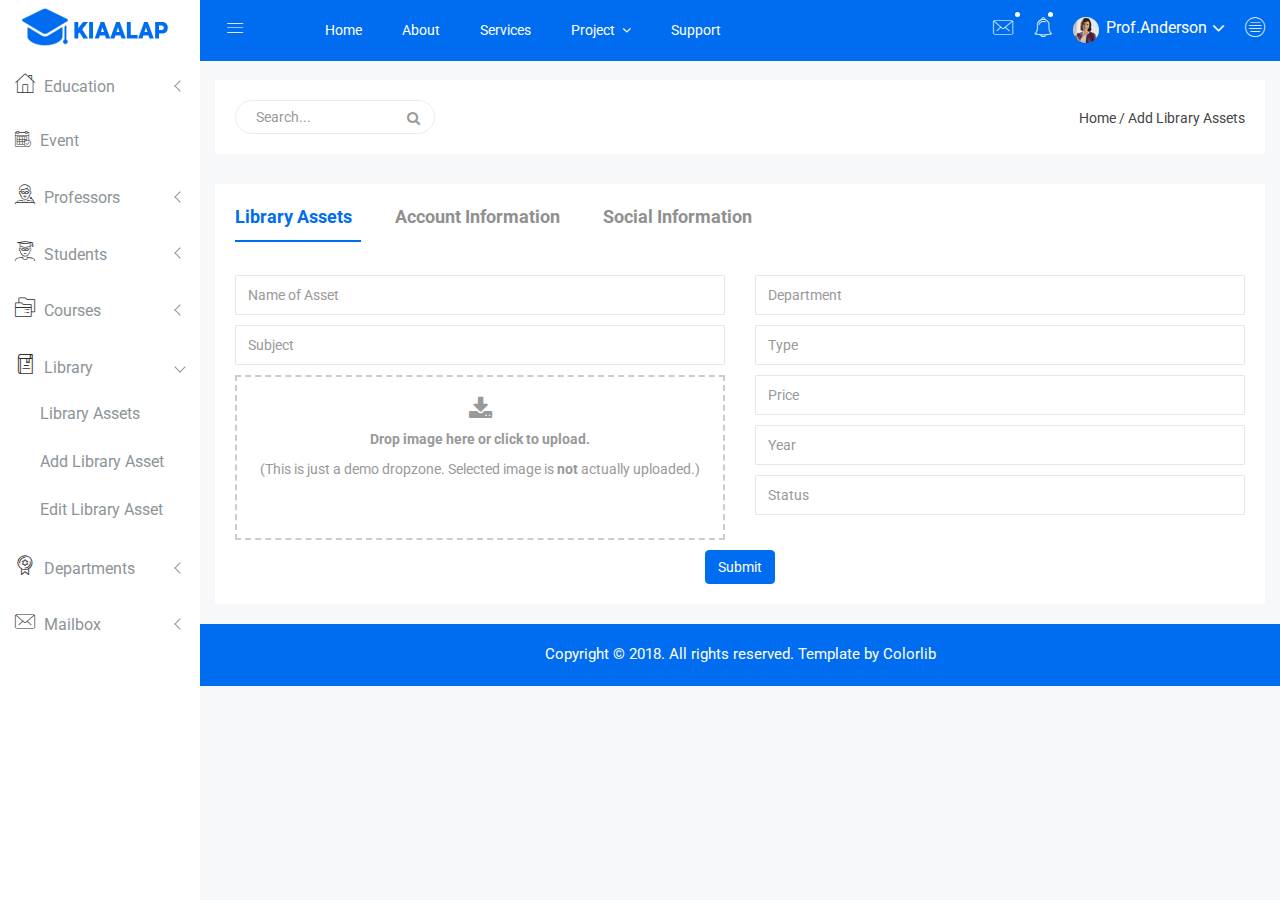
<file: kiaalap-master/add-library-assets.html>
<!doctype html>
<html class="no-js" lang="en">

<head>
    <meta charset="utf-8">
    <meta http-equiv="x-ua-compatible" content="ie=edge">
    <title>Add Library Assets | Kiaalap - Kiaalap Admin Template</title>
    <meta name="description" content="">
    <meta name="viewport" content="width=device-width, initial-scale=1">
    <!-- favicon
		============================================ -->
    <link rel="shortcut icon" type="image/x-icon" href="img/favicon.ico">
    <!-- Google Fonts
		============================================ -->
    <link href="https://fonts.googleapis.com/css?family=Roboto:100,300,400,700,900" rel="stylesheet">
    <!-- Bootstrap CSS
		============================================ -->
    <link rel="stylesheet" href="css/bootstrap.min.css">
    <!-- Bootstrap CSS
		============================================ -->
    <link rel="stylesheet" href="css/font-awesome.min.css">
    <!-- owl.carousel CSS
		============================================ -->
    <link rel="stylesheet" href="css/owl.carousel.css">
    <link rel="stylesheet" href="css/owl.theme.css">
    <link rel="stylesheet" href="css/owl.transitions.css">
    <!-- animate CSS
		============================================ -->
    <link rel="stylesheet" href="css/animate.css">
    <!-- normalize CSS
		============================================ -->
    <link rel="stylesheet" href="css/normalize.css">
    <!-- meanmenu icon CSS
		============================================ -->
    <link rel="stylesheet" href="css/meanmenu.min.css">
    <!-- main CSS
		============================================ -->
    <link rel="stylesheet" href="css/main.css">
    <!-- educate icon CSS
		============================================ -->
    <link rel="stylesheet" href="css/educate-custon-icon.css">
    <!-- dropzone CSS
		============================================ -->
    <link rel="stylesheet" href="css/dropzone/dropzone.css">
    <!-- morrisjs CSS
		============================================ -->
    <link rel="stylesheet" href="css/morrisjs/morris.css">
    <!-- mCustomScrollbar CSS
		============================================ -->
    <link rel="stylesheet" href="css/scrollbar/jquery.mCustomScrollbar.min.css">
    <!-- metisMenu CSS
		============================================ -->
    <link rel="stylesheet" href="css/metisMenu/metisMenu.min.css">
    <link rel="stylesheet" href="css/metisMenu/metisMenu-vertical.css">
    <!-- calendar CSS
		============================================ -->
    <link rel="stylesheet" href="css/calendar/fullcalendar.min.css">
    <link rel="stylesheet" href="css/calendar/fullcalendar.print.min.css">
    <!-- forms CSS
		============================================ -->
    <link rel="stylesheet" href="css/form/all-type-forms.css">
    <!-- style CSS
		============================================ -->
    <link rel="stylesheet" href="style.css">
    <!-- responsive CSS
		============================================ -->
    <link rel="stylesheet" href="css/responsive.css">
    <!-- modernizr JS
		============================================ -->
    <script src="js/vendor/modernizr-2.8.3.min.js"></script>
</head>

<body>
    <!--[if lt IE 8]>
		<p class="browserupgrade">You are using an <strong>outdated</strong> browser. Please <a href="http://browsehappy.com/">upgrade your browser</a> to improve your experience.</p>
	<![endif]-->
    <!-- Start Left menu area -->
    <div class="left-sidebar-pro">
        <nav id="sidebar" class="">
            <div class="sidebar-header">
                <a href="index.html"><img class="main-logo" src="img/logo/logo.png" alt="" /></a>
                <strong><a href="index.html"><img src="img/logo/logosn.png" alt="" /></a></strong>
            </div>
            <div class="left-custom-menu-adp-wrap comment-scrollbar">
                <nav class="sidebar-nav left-sidebar-menu-pro">
                    <ul class="metismenu" id="menu1">
                        <li>
                            <a class="has-arrow" href="index.html">
								   <span class="educate-icon educate-home icon-wrap"></span>
								   <span class="mini-click-non">Education</span>
								</a>
                            <ul class="submenu-angle" aria-expanded="true">
                                <li><a title="Dashboard v.1" href="index.html"><span class="mini-sub-pro">Dashboard v.1</span></a></li>
                                <li><a title="Dashboard v.2" href="index-1.html"><span class="mini-sub-pro">Dashboard v.2</span></a></li>
                                <li><a title="Dashboard v.3" href="index-2.html"><span class="mini-sub-pro">Dashboard v.3</span></a></li>
                                <li><a title="Analytics" href="analytics.html"><span class="mini-sub-pro">Analytics</span></a></li>
                                <li><a title="Widgets" href="widgets.html"><span class="mini-sub-pro">Widgets</span></a></li>
                            </ul>
                        </li>
                        <li>
                            <a title="Landing Page" href="events.html" aria-expanded="false"><span class="educate-icon educate-event icon-wrap sub-icon-mg" aria-hidden="true"></span> <span class="mini-click-non">Event</span></a>
                        </li>
                        <li>
                            <a class="has-arrow" href="all-professors.html" aria-expanded="false"><span class="educate-icon educate-professor icon-wrap"></span> <span class="mini-click-non">Professors</span></a>
                            <ul class="submenu-angle" aria-expanded="false">
                                <li><a title="All Professors" href="all-professors.html"><span class="mini-sub-pro">All Professors</span></a></li>
                                <li><a title="Add Professor" href="add-professor.html"><span class="mini-sub-pro">Add Professor</span></a></li>
                                <li><a title="Edit Professor" href="edit-professor.html"><span class="mini-sub-pro">Edit Professor</span></a></li>
                                <li><a title="Professor Profile" href="professor-profile.html"><span class="mini-sub-pro">Professor Profile</span></a></li>
                            </ul>
                        </li>
                        <li>
                            <a class="has-arrow" href="all-students.html" aria-expanded="false"><span class="educate-icon educate-student icon-wrap"></span> <span class="mini-click-non">Students</span></a>
                            <ul class="submenu-angle" aria-expanded="false">
                                <li><a title="All Students" href="all-students.html"><span class="mini-sub-pro">All Students</span></a></li>
                                <li><a title="Add Students" href="add-student.html"><span class="mini-sub-pro">Add Student</span></a></li>
                                <li><a title="Edit Students" href="edit-student.html"><span class="mini-sub-pro">Edit Student</span></a></li>
                                <li><a title="Students Profile" href="student-profile.html"><span class="mini-sub-pro">Student Profile</span></a></li>
                            </ul>
                        </li>
                        <li>
                            <a class="has-arrow" href="all-courses.html" aria-expanded="false"><span class="educate-icon educate-course icon-wrap"></span> <span class="mini-click-non">Courses</span></a>
                            <ul class="submenu-angle" aria-expanded="false">
                                <li><a title="All Courses" href="all-courses.html"><span class="mini-sub-pro">All Courses</span></a></li>
                                <li><a title="Add Courses" href="add-course.html"><span class="mini-sub-pro">Add Course</span></a></li>
                                <li><a title="Edit Courses" href="edit-course.html"><span class="mini-sub-pro">Edit Course</span></a></li>
                                <li><a title="Courses Profile" href="course-info.html"><span class="mini-sub-pro">Courses Info</span></a></li>
                                <li><a title="course Payment" href="course-payment.html"><span class="mini-sub-pro">Courses Payment</span></a></li>
                            </ul>
                        </li>
                        <li class="active">
                            <a class="has-arrow" href="all-courses.html" aria-expanded="false"><span class="educate-icon educate-library icon-wrap"></span> <span class="mini-click-non">Library</span></a>
                            <ul class="submenu-angle" aria-expanded="false">
                                <li><a title="All Library" href="library-assets.html"><span class="mini-sub-pro">Library Assets</span></a></li>
                                <li><a title="Add Library" href="add-library-assets.html"><span class="mini-sub-pro">Add Library Asset</span></a></li>
                                <li><a title="Edit Library" href="edit-library-assets.html"><span class="mini-sub-pro">Edit Library Asset</span></a></li>
                            </ul>
                        </li>
                        <li>
                            <a class="has-arrow" href="all-courses.html" aria-expanded="false"><span class="educate-icon educate-department icon-wrap"></span> <span class="mini-click-non">Departments</span></a>
                            <ul class="submenu-angle" aria-expanded="false">
                                <li><a title="Departments List" href="departments.html"><span class="mini-sub-pro">Departments List</span></a></li>
                                <li><a title="Add Departments" href="add-department.html"><span class="mini-sub-pro">Add Departments</span></a></li>
                                <li><a title="Edit Departments" href="edit-department.html"><span class="mini-sub-pro">Edit Departments</span></a></li>
                            </ul>
                        </li>
                        <li>
                            <a class="has-arrow" href="mailbox.html" aria-expanded="false"><span class="educate-icon educate-message icon-wrap"></span> <span class="mini-click-non">Mailbox</span></a>
                            <ul class="submenu-angle" aria-expanded="false">
                                <li><a title="Inbox" href="mailbox.html"><span class="mini-sub-pro">Inbox</span></a></li>
                                <li><a title="View Mail" href="mailbox-view.html"><span class="mini-sub-pro">View Mail</span></a></li>
                                <li><a title="Compose Mail" href="mailbox-compose.html"><span class="mini-sub-pro">Compose Mail</span></a></li>
                            </ul>
                        </li>
                        <li>
                            <a class="has-arrow" href="mailbox.html" aria-expanded="false"><span class="educate-icon educate-interface icon-wrap"></span> <span class="mini-click-non">Interface</span></a>
                            <ul class="submenu-angle interface-mini-nb-dp" aria-expanded="false">
                                <li><a title="Google Map" href="google-map.html"><span class="mini-sub-pro">Google Map</span></a></li>
                                <li><a title="Data Maps" href="data-maps.html"><span class="mini-sub-pro">Data Maps</span></a></li>
                                <li><a title="Pdf Viewer" href="pdf-viewer.html"><span class="mini-sub-pro">Pdf Viewer</span></a></li>
                                <li><a title="X-Editable" href="x-editable.html"><span class="mini-sub-pro">X-Editable</span></a></li>
                                <li><a title="Code Editor" href="code-editor.html"><span class="mini-sub-pro">Code Editor</span></a></li>
                                <li><a title="Tree View" href="tree-view.html"><span class="mini-sub-pro">Tree View</span></a></li>
                                <li><a title="Preloader" href="preloader.html"><span class="mini-sub-pro">Preloader</span></a></li>
                                <li><a title="Images Cropper" href="images-cropper.html"><span class="mini-sub-pro">Images Cropper</span></a></li>
                            </ul>
                        </li>
                        <li>
                            <a class="has-arrow" href="mailbox.html" aria-expanded="false"><span class="educate-icon educate-charts icon-wrap"></span> <span class="mini-click-non">Charts</span></a>
                            <ul class="submenu-angle chart-mini-nb-dp" aria-expanded="false">
                                <li><a title="Bar Charts" href="bar-charts.html"><span class="mini-sub-pro">Bar Charts</span></a></li>
                                <li><a title="Line Charts" href="line-charts.html"><span class="mini-sub-pro">Line Charts</span></a></li>
                                <li><a title="Area Charts" href="area-charts.html"><span class="mini-sub-pro">Area Charts</span></a></li>
                                <li><a title="Rounded Charts" href="rounded-chart.html"><span class="mini-sub-pro">Rounded Charts</span></a></li>
                                <li><a title="C3 Charts" href="c3.html"><span class="mini-sub-pro">C3 Charts</span></a></li>
                                <li><a title="Sparkline Charts" href="sparkline.html"><span class="mini-sub-pro">Sparkline Charts</span></a></li>
                                <li><a title="Peity Charts" href="peity.html"><span class="mini-sub-pro">Peity Charts</span></a></li>
                            </ul>
                        </li>
                        <li>
                            <a class="has-arrow" href="mailbox.html" aria-expanded="false"><span class="educate-icon educate-data-table icon-wrap"></span> <span class="mini-click-non">Data Tables</span></a>
                            <ul class="submenu-angle" aria-expanded="false">
                                <li><a title="Peity Charts" href="static-table.html"><span class="mini-sub-pro">Static Table</span></a></li>
                                <li><a title="Data Table" href="data-table.html"><span class="mini-sub-pro">Data Table</span></a></li>
                            </ul>
                        </li>
                        <li>
                            <a class="has-arrow" href="mailbox.html" aria-expanded="false"><span class="educate-icon educate-form icon-wrap"></span> <span class="mini-click-non">Forms Elements</span></a>
                            <ul class="submenu-angle form-mini-nb-dp" aria-expanded="false">
                                <li><a title="Basic Form Elements" href="basic-form-element.html"><span class="mini-sub-pro">Bc Form Elements</span></a></li>
                                <li><a title="Advance Form Elements" href="advance-form-element.html"><span class="mini-sub-pro">Ad Form Elements</span></a></li>
                                <li><a title="Password Meter" href="password-meter.html"><span class="mini-sub-pro">Password Meter</span></a></li>
                                <li><a title="Multi Upload" href="multi-upload.html"><span class="mini-sub-pro">Multi Upload</span></a></li>
                                <li><a title="Text Editor" href="tinymc.html"><span class="mini-sub-pro">Text Editor</span></a></li>
                                <li><a title="Dual List Box" href="dual-list-box.html"><span class="mini-sub-pro">Dual List Box</span></a></li>
                            </ul>
                        </li>
                        <li>
                            <a class="has-arrow" href="mailbox.html" aria-expanded="false"><span class="educate-icon educate-apps icon-wrap"></span> <span class="mini-click-non">App views</span></a>
                            <ul class="submenu-angle app-mini-nb-dp" aria-expanded="false">
                                <li><a title="Notifications" href="notifications.html"><span class="mini-sub-pro">Notifications</span></a></li>
                                <li><a title="Alerts" href="alerts.html"><span class="mini-sub-pro">Alerts</span></a></li>
                                <li><a title="Modals" href="modals.html"><span class="mini-sub-pro">Modals</span></a></li>
                                <li><a title="Buttons" href="buttons.html"><span class="mini-sub-pro">Buttons</span></a></li>
                                <li><a title="Tabs" href="tabs.html"><span class="mini-sub-pro">Tabs</span></a></li>
                                <li><a title="Accordion" href="accordion.html"><span class="mini-sub-pro">Accordion</span></a></li>
                            </ul>
                        </li>
                        <li id="removable">
                            <a class="has-arrow" href="#" aria-expanded="false"><span class="educate-icon educate-pages icon-wrap"></span> <span class="mini-click-non">Pages</span></a>
                            <ul class="submenu-angle page-mini-nb-dp" aria-expanded="false">
                                <li><a title="Login" href="login.html"><span class="mini-sub-pro">Login</span></a></li>
                                <li><a title="Register" href="register.html"><span class="mini-sub-pro">Register</span></a></li>
                                <li><a title="Lock" href="lock.html"><span class="mini-sub-pro">Lock</span></a></li>
                                <li><a title="Password Recovery" href="password-recovery.html"><span class="mini-sub-pro">Password Recovery</span></a></li>
                                <li><a title="404 Page" href="404.html"><span class="mini-sub-pro">404 Page</span></a></li>
                                <li><a title="500 Page" href="500.html"><span class="mini-sub-pro">500 Page</span></a></li>
                            </ul>
                        </li>
                    </ul>
                </nav>
            </div>
        </nav>
    </div>
    <!-- End Left menu area -->
    <!-- Start Welcome area -->
    <div class="all-content-wrapper">
        <div class="container-fluid">
            <div class="row">
                <div class="col-lg-12 col-md-12 col-sm-12 col-xs-12">
                    <div class="logo-pro">
                        <a href="index.html"><img class="main-logo" src="img/logo/logo.png" alt="" /></a>
                    </div>
                </div>
            </div>
        </div>
        <div class="header-advance-area">
            <div class="header-top-area">
                <div class="container-fluid">
                    <div class="row">
                        <div class="col-lg-12 col-md-12 col-sm-12 col-xs-12">
                            <div class="header-top-wraper">
                                <div class="row">
                                    <div class="col-lg-1 col-md-0 col-sm-1 col-xs-12">
                                        <div class="menu-switcher-pro">
                                            <button type="button" id="sidebarCollapse" class="btn bar-button-pro header-drl-controller-btn btn-info navbar-btn">
													<i class="educate-icon educate-nav"></i>
												</button>
                                        </div>
                                    </div>
                                    <div class="col-lg-6 col-md-7 col-sm-6 col-xs-12">
                                        <div class="header-top-menu tabl-d-n">
                                            <ul class="nav navbar-nav mai-top-nav">
                                                <li class="nav-item"><a href="#" class="nav-link">Home</a>
                                                </li>
                                                <li class="nav-item"><a href="#" class="nav-link">About</a>
                                                </li>
                                                <li class="nav-item"><a href="#" class="nav-link">Services</a>
                                                </li>
                                                <li class="nav-item dropdown res-dis-nn">
                                                    <a href="#" data-toggle="dropdown" role="button" aria-expanded="false" class="nav-link dropdown-toggle">Project <span class="angle-down-topmenu"><i class="fa fa-angle-down"></i></span></a>
                                                    <div role="menu" class="dropdown-menu animated zoomIn">
                                                        <a href="#" class="dropdown-item">Documentation</a>
                                                        <a href="#" class="dropdown-item">Expert Backend</a>
                                                        <a href="#" class="dropdown-item">Expert FrontEnd</a>
                                                        <a href="#" class="dropdown-item">Contact Support</a>
                                                    </div>
                                                </li>
                                                <li class="nav-item"><a href="#" class="nav-link">Support</a>
                                                </li>
                                            </ul>
                                        </div>
                                    </div>
                                    <div class="col-lg-5 col-md-5 col-sm-12 col-xs-12">
                                        <div class="header-right-info">
                                            <ul class="nav navbar-nav mai-top-nav header-right-menu">
                                                <li class="nav-item dropdown">
                                                    <a href="#" data-toggle="dropdown" role="button" aria-expanded="false" class="nav-link dropdown-toggle"><i class="educate-icon educate-message edu-chat-pro" aria-hidden="true"></i><span class="indicator-ms"></span></a>
                                                    <div role="menu" class="author-message-top dropdown-menu animated zoomIn">
                                                        <div class="message-single-top">
                                                            <h1>Message</h1>
                                                        </div>
                                                        <ul class="message-menu">
                                                            <li>
                                                                <a href="#">
                                                                    <div class="message-img">
                                                                        <img src="img/contact/1.jpg" alt="">
                                                                    </div>
                                                                    <div class="message-content">
                                                                        <span class="message-date">16 Sept</span>
                                                                        <h2>Advanda Cro</h2>
                                                                        <p>Please done this project as soon possible.</p>
                                                                    </div>
                                                                </a>
                                                            </li>
                                                            <li>
                                                                <a href="#">
                                                                    <div class="message-img">
                                                                        <img src="img/contact/4.jpg" alt="">
                                                                    </div>
                                                                    <div class="message-content">
                                                                        <span class="message-date">16 Sept</span>
                                                                        <h2>Sulaiman din</h2>
                                                                        <p>Please done this project as soon possible.</p>
                                                                    </div>
                                                                </a>
                                                            </li>
                                                            <li>
                                                                <a href="#">
                                                                    <div class="message-img">
                                                                        <img src="img/contact/3.jpg" alt="">
                                                                    </div>
                                                                    <div class="message-content">
                                                                        <span class="message-date">16 Sept</span>
                                                                        <h2>Victor Jara</h2>
                                                                        <p>Please done this project as soon possible.</p>
                                                                    </div>
                                                                </a>
                                                            </li>
                                                            <li>
                                                                <a href="#">
                                                                    <div class="message-img">
                                                                        <img src="img/contact/2.jpg" alt="">
                                                                    </div>
                                                                    <div class="message-content">
                                                                        <span class="message-date">16 Sept</span>
                                                                        <h2>Victor Jara</h2>
                                                                        <p>Please done this project as soon possible.</p>
                                                                    </div>
                                                                </a>
                                                            </li>
                                                        </ul>
                                                        <div class="message-view">
                                                            <a href="#">View All Messages</a>
                                                        </div>
                                                    </div>
                                                </li>
                                                <li class="nav-item"><a href="#" data-toggle="dropdown" role="button" aria-expanded="false" class="nav-link dropdown-toggle"><i class="educate-icon educate-bell" aria-hidden="true"></i><span class="indicator-nt"></span></a>
                                                    <div role="menu" class="notification-author dropdown-menu animated zoomIn">
                                                        <div class="notification-single-top">
                                                            <h1>Notifications</h1>
                                                        </div>
                                                        <ul class="notification-menu">
                                                            <li>
                                                                <a href="#">
                                                                    <div class="notification-icon">
                                                                        <i class="educate-icon educate-checked edu-checked-pro admin-check-pro" aria-hidden="true"></i>
                                                                    </div>
                                                                    <div class="notification-content">
                                                                        <span class="notification-date">16 Sept</span>
                                                                        <h2>Advanda Cro</h2>
                                                                        <p>Please done this project as soon possible.</p>
                                                                    </div>
                                                                </a>
                                                            </li>
                                                            <li>
                                                                <a href="#">
                                                                    <div class="notification-icon">
                                                                        <i class="fa fa-cloud edu-cloud-computing-down" aria-hidden="true"></i>
                                                                    </div>
                                                                    <div class="notification-content">
                                                                        <span class="notification-date">16 Sept</span>
                                                                        <h2>Sulaiman din</h2>
                                                                        <p>Please done this project as soon possible.</p>
                                                                    </div>
                                                                </a>
                                                            </li>
                                                            <li>
                                                                <a href="#">
                                                                    <div class="notification-icon">
                                                                        <i class="fa fa-eraser edu-shield" aria-hidden="true"></i>
                                                                    </div>
                                                                    <div class="notification-content">
                                                                        <span class="notification-date">16 Sept</span>
                                                                        <h2>Victor Jara</h2>
                                                                        <p>Please done this project as soon possible.</p>
                                                                    </div>
                                                                </a>
                                                            </li>
                                                            <li>
                                                                <a href="#">
                                                                    <div class="notification-icon">
                                                                        <i class="fa fa-line-chart edu-analytics-arrow" aria-hidden="true"></i>
                                                                    </div>
                                                                    <div class="notification-content">
                                                                        <span class="notification-date">16 Sept</span>
                                                                        <h2>Victor Jara</h2>
                                                                        <p>Please done this project as soon possible.</p>
                                                                    </div>
                                                                </a>
                                                            </li>
                                                        </ul>
                                                        <div class="notification-view">
                                                            <a href="#">View All Notification</a>
                                                        </div>
                                                    </div>
                                                </li>
                                                <li class="nav-item">
                                                    <a href="#" data-toggle="dropdown" role="button" aria-expanded="false" class="nav-link dropdown-toggle">
															<img src="img/product/pro4.jpg" alt="" />
															<span class="admin-name">Prof.Anderson</span>
															<i class="fa fa-angle-down edu-icon edu-down-arrow"></i>
														</a>
                                                    <ul role="menu" class="dropdown-header-top author-log dropdown-menu animated zoomIn">
                                                        <li><a href="#"><span class="edu-icon edu-home-admin author-log-ic"></span>My Account</a>
                                                        </li>
                                                        <li><a href="#"><span class="edu-icon edu-user-rounded author-log-ic"></span>My Profile</a>
                                                        </li>
                                                        <li><a href="#"><span class="edu-icon edu-money author-log-ic"></span>User Billing</a>
                                                        </li>
                                                        <li><a href="#"><span class="edu-icon edu-settings author-log-ic"></span>Settings</a>
                                                        </li>
                                                        <li><a href="#"><span class="edu-icon edu-locked author-log-ic"></span>Log Out</a>
                                                        </li>
                                                    </ul>
                                                </li>
                                                <li class="nav-item nav-setting-open"><a href="#" data-toggle="dropdown" role="button" aria-expanded="false" class="nav-link dropdown-toggle"><i class="educate-icon educate-menu"></i></a>

                                                    <div role="menu" class="admintab-wrap menu-setting-wrap menu-setting-wrap-bg dropdown-menu animated zoomIn">
                                                        <ul class="nav nav-tabs custon-set-tab">
                                                            <li class="active"><a data-toggle="tab" href="#Notes">Notes</a>
                                                            </li>
                                                            <li><a data-toggle="tab" href="#Projects">Projects</a>
                                                            </li>
                                                            <li><a data-toggle="tab" href="#Settings">Settings</a>
                                                            </li>
                                                        </ul>

                                                        <div class="tab-content custom-bdr-nt">
                                                            <div id="Notes" class="tab-pane fade in active">
                                                                <div class="notes-area-wrap">
                                                                    <div class="note-heading-indicate">
                                                                        <h2><i class="fa fa-comments-o"></i> Latest Notes</h2>
                                                                        <p>You have 10 new message.</p>
                                                                    </div>
                                                                    <div class="notes-list-area notes-menu-scrollbar">
                                                                        <ul class="notes-menu-list">
                                                                            <li>
                                                                                <a href="#">
                                                                                    <div class="notes-list-flow">
                                                                                        <div class="notes-img">
                                                                                            <img src="img/contact/4.jpg" alt="" />
                                                                                        </div>
                                                                                        <div class="notes-content">
                                                                                            <p> The point of using Lorem Ipsum is that it has a more-or-less normal.</p>
                                                                                            <span>Yesterday 2:45 pm</span>
                                                                                        </div>
                                                                                    </div>
                                                                                </a>
                                                                            </li>
                                                                            <li>
                                                                                <a href="#">
                                                                                    <div class="notes-list-flow">
                                                                                        <div class="notes-img">
                                                                                            <img src="img/contact/1.jpg" alt="" />
                                                                                        </div>
                                                                                        <div class="notes-content">
                                                                                            <p> The point of using Lorem Ipsum is that it has a more-or-less normal.</p>
                                                                                            <span>Yesterday 2:45 pm</span>
                                                                                        </div>
                                                                                    </div>
                                                                                </a>
                                                                            </li>
                                                                            <li>
                                                                                <a href="#">
                                                                                    <div class="notes-list-flow">
                                                                                        <div class="notes-img">
                                                                                            <img src="img/contact/2.jpg" alt="" />
                                                                                        </div>
                                                                                        <div class="notes-content">
                                                                                            <p> The point of using Lorem Ipsum is that it has a more-or-less normal.</p>
                                                                                            <span>Yesterday 2:45 pm</span>
                                                                                        </div>
                                                                                    </div>
                                                                                </a>
                                                                            </li>
                                                                            <li>
                                                                                <a href="#">
                                                                                    <div class="notes-list-flow">
                                                                                        <div class="notes-img">
                                                                                            <img src="img/contact/3.jpg" alt="" />
                                                                                        </div>
                                                                                        <div class="notes-content">
                                                                                            <p> The point of using Lorem Ipsum is that it has a more-or-less normal.</p>
                                                                                            <span>Yesterday 2:45 pm</span>
                                                                                        </div>
                                                                                    </div>
                                                                                </a>
                                                                            </li>
                                                                            <li>
                                                                                <a href="#">
                                                                                    <div class="notes-list-flow">
                                                                                        <div class="notes-img">
                                                                                            <img src="img/contact/4.jpg" alt="" />
                                                                                        </div>
                                                                                        <div class="notes-content">
                                                                                            <p> The point of using Lorem Ipsum is that it has a more-or-less normal.</p>
                                                                                            <span>Yesterday 2:45 pm</span>
                                                                                        </div>
                                                                                    </div>
                                                                                </a>
                                                                            </li>
                                                                            <li>
                                                                                <a href="#">
                                                                                    <div class="notes-list-flow">
                                                                                        <div class="notes-img">
                                                                                            <img src="img/contact/1.jpg" alt="" />
                                                                                        </div>
                                                                                        <div class="notes-content">
                                                                                            <p> The point of using Lorem Ipsum is that it has a more-or-less normal.</p>
                                                                                            <span>Yesterday 2:45 pm</span>
                                                                                        </div>
                                                                                    </div>
                                                                                </a>
                                                                            </li>
                                                                            <li>
                                                                                <a href="#">
                                                                                    <div class="notes-list-flow">
                                                                                        <div class="notes-img">
                                                                                            <img src="img/contact/2.jpg" alt="" />
                                                                                        </div>
                                                                                        <div class="notes-content">
                                                                                            <p> The point of using Lorem Ipsum is that it has a more-or-less normal.</p>
                                                                                            <span>Yesterday 2:45 pm</span>
                                                                                        </div>
                                                                                    </div>
                                                                                </a>
                                                                            </li>
                                                                            <li>
                                                                                <a href="#">
                                                                                    <div class="notes-list-flow">
                                                                                        <div class="notes-img">
                                                                                            <img src="img/contact/1.jpg" alt="" />
                                                                                        </div>
                                                                                        <div class="notes-content">
                                                                                            <p> The point of using Lorem Ipsum is that it has a more-or-less normal.</p>
                                                                                            <span>Yesterday 2:45 pm</span>
                                                                                        </div>
                                                                                    </div>
                                                                                </a>
                                                                            </li>
                                                                            <li>
                                                                                <a href="#">
                                                                                    <div class="notes-list-flow">
                                                                                        <div class="notes-img">
                                                                                            <img src="img/contact/2.jpg" alt="" />
                                                                                        </div>
                                                                                        <div class="notes-content">
                                                                                            <p> The point of using Lorem Ipsum is that it has a more-or-less normal.</p>
                                                                                            <span>Yesterday 2:45 pm</span>
                                                                                        </div>
                                                                                    </div>
                                                                                </a>
                                                                            </li>
                                                                            <li>
                                                                                <a href="#">
                                                                                    <div class="notes-list-flow">
                                                                                        <div class="notes-img">
                                                                                            <img src="img/contact/3.jpg" alt="" />
                                                                                        </div>
                                                                                        <div class="notes-content">
                                                                                            <p> The point of using Lorem Ipsum is that it has a more-or-less normal.</p>
                                                                                            <span>Yesterday 2:45 pm</span>
                                                                                        </div>
                                                                                    </div>
                                                                                </a>
                                                                            </li>
                                                                        </ul>
                                                                    </div>
                                                                </div>
                                                            </div>
                                                            <div id="Projects" class="tab-pane fade">
                                                                <div class="projects-settings-wrap">
                                                                    <div class="note-heading-indicate">
                                                                        <h2><i class="fa fa-cube"></i> Latest projects</h2>
                                                                        <p> You have 20 projects. 5 not completed.</p>
                                                                    </div>
                                                                    <div class="project-st-list-area project-st-menu-scrollbar">
                                                                        <ul class="projects-st-menu-list">
                                                                            <li>
                                                                                <a href="#">
                                                                                    <div class="project-list-flow">
                                                                                        <div class="projects-st-heading">
                                                                                            <h2>Web Development</h2>
                                                                                            <p> The point of using Lorem Ipsum is that it has a more or less normal.</p>
                                                                                            <span class="project-st-time">1 hours ago</span>
                                                                                        </div>
                                                                                        <div class="projects-st-content">
                                                                                            <p>Completion with: 28%</p>
                                                                                            <div class="progress progress-mini">
                                                                                                <div style="width: 28%;" class="progress-bar progress-bar-danger hd-tp-1"></div>
                                                                                            </div>
                                                                                            <p>Project end: 4:00 pm - 12.06.2014</p>
                                                                                        </div>
                                                                                    </div>
                                                                                </a>
                                                                            </li>
                                                                            <li>
                                                                                <a href="#">
                                                                                    <div class="project-list-flow">
                                                                                        <div class="projects-st-heading">
                                                                                            <h2>Software Development</h2>
                                                                                            <p> The point of using Lorem Ipsum is that it has a more or less normal.</p>
                                                                                            <span class="project-st-time">2 hours ago</span>
                                                                                        </div>
                                                                                        <div class="projects-st-content project-rating-cl">
                                                                                            <p>Completion with: 68%</p>
                                                                                            <div class="progress progress-mini">
                                                                                                <div style="width: 68%;" class="progress-bar hd-tp-2"></div>
                                                                                            </div>
                                                                                            <p>Project end: 4:00 pm - 12.06.2014</p>
                                                                                        </div>
                                                                                    </div>
                                                                                </a>
                                                                            </li>
                                                                            <li>
                                                                                <a href="#">
                                                                                    <div class="project-list-flow">
                                                                                        <div class="projects-st-heading">
                                                                                            <h2>Graphic Design</h2>
                                                                                            <p> The point of using Lorem Ipsum is that it has a more or less normal.</p>
                                                                                            <span class="project-st-time">3 hours ago</span>
                                                                                        </div>
                                                                                        <div class="projects-st-content">
                                                                                            <p>Completion with: 78%</p>
                                                                                            <div class="progress progress-mini">
                                                                                                <div style="width: 78%;" class="progress-bar hd-tp-3"></div>
                                                                                            </div>
                                                                                            <p>Project end: 4:00 pm - 12.06.2014</p>
                                                                                        </div>
                                                                                    </div>
                                                                                </a>
                                                                            </li>
                                                                            <li>
                                                                                <a href="#">
                                                                                    <div class="project-list-flow">
                                                                                        <div class="projects-st-heading">
                                                                                            <h2>Web Design</h2>
                                                                                            <p> The point of using Lorem Ipsum is that it has a more or less normal.</p>
                                                                                            <span class="project-st-time">4 hours ago</span>
                                                                                        </div>
                                                                                        <div class="projects-st-content project-rating-cl2">
                                                                                            <p>Completion with: 38%</p>
                                                                                            <div class="progress progress-mini">
                                                                                                <div style="width: 38%;" class="progress-bar progress-bar-danger hd-tp-4"></div>
                                                                                            </div>
                                                                                            <p>Project end: 4:00 pm - 12.06.2014</p>
                                                                                        </div>
                                                                                    </div>
                                                                                </a>
                                                                            </li>
                                                                            <li>
                                                                                <a href="#">
                                                                                    <div class="project-list-flow">
                                                                                        <div class="projects-st-heading">
                                                                                            <h2>Business Card</h2>
                                                                                            <p> The point of using Lorem Ipsum is that it has a more or less normal.</p>
                                                                                            <span class="project-st-time">5 hours ago</span>
                                                                                        </div>
                                                                                        <div class="projects-st-content">
                                                                                            <p>Completion with: 28%</p>
                                                                                            <div class="progress progress-mini">
                                                                                                <div style="width: 28%;" class="progress-bar progress-bar-danger hd-tp-5"></div>
                                                                                            </div>
                                                                                            <p>Project end: 4:00 pm - 12.06.2014</p>
                                                                                        </div>
                                                                                    </div>
                                                                                </a>
                                                                            </li>
                                                                            <li>
                                                                                <a href="#">
                                                                                    <div class="project-list-flow">
                                                                                        <div class="projects-st-heading">
                                                                                            <h2>Ecommerce Business</h2>
                                                                                            <p> The point of using Lorem Ipsum is that it has a more or less normal.</p>
                                                                                            <span class="project-st-time">6 hours ago</span>
                                                                                        </div>
                                                                                        <div class="projects-st-content project-rating-cl">
                                                                                            <p>Completion with: 68%</p>
                                                                                            <div class="progress progress-mini">
                                                                                                <div style="width: 68%;" class="progress-bar hd-tp-6"></div>
                                                                                            </div>
                                                                                            <p>Project end: 4:00 pm - 12.06.2014</p>
                                                                                        </div>
                                                                                    </div>
                                                                                </a>
                                                                            </li>
                                                                            <li>
                                                                                <a href="#">
                                                                                    <div class="project-list-flow">
                                                                                        <div class="projects-st-heading">
                                                                                            <h2>Woocommerce Plugin</h2>
                                                                                            <p> The point of using Lorem Ipsum is that it has a more or less normal.</p>
                                                                                            <span class="project-st-time">7 hours ago</span>
                                                                                        </div>
                                                                                        <div class="projects-st-content">
                                                                                            <p>Completion with: 78%</p>
                                                                                            <div class="progress progress-mini">
                                                                                                <div style="width: 78%;" class="progress-bar"></div>
                                                                                            </div>
                                                                                            <p>Project end: 4:00 pm - 12.06.2014</p>
                                                                                        </div>
                                                                                    </div>
                                                                                </a>
                                                                            </li>
                                                                            <li>
                                                                                <a href="#">
                                                                                    <div class="project-list-flow">
                                                                                        <div class="projects-st-heading">
                                                                                            <h2>Wordpress Theme</h2>
                                                                                            <p> The point of using Lorem Ipsum is that it has a more or less normal.</p>
                                                                                            <span class="project-st-time">9 hours ago</span>
                                                                                        </div>
                                                                                        <div class="projects-st-content project-rating-cl2">
                                                                                            <p>Completion with: 38%</p>
                                                                                            <div class="progress progress-mini">
                                                                                                <div style="width: 38%;" class="progress-bar progress-bar-danger"></div>
                                                                                            </div>
                                                                                            <p>Project end: 4:00 pm - 12.06.2014</p>
                                                                                        </div>
                                                                                    </div>
                                                                                </a>
                                                                            </li>
                                                                        </ul>
                                                                    </div>
                                                                </div>
                                                            </div>
                                                            <div id="Settings" class="tab-pane fade">
                                                                <div class="setting-panel-area">
                                                                    <div class="note-heading-indicate">
                                                                        <h2><i class="fa fa-gears"></i> Settings Panel</h2>
                                                                        <p> You have 20 Settings. 5 not completed.</p>
                                                                    </div>
                                                                    <ul class="setting-panel-list">
                                                                        <li>
                                                                            <div class="checkbox-setting-pro">
                                                                                <div class="checkbox-title-pro">
                                                                                    <h2>Show notifications</h2>
                                                                                    <div class="ts-custom-check">
                                                                                        <div class="onoffswitch">
                                                                                            <input type="checkbox" name="collapsemenu" class="onoffswitch-checkbox" id="example">
                                                                                            <label class="onoffswitch-label" for="example">
																									<span class="onoffswitch-inner"></span>
																									<span class="onoffswitch-switch"></span>
																								</label>
                                                                                        </div>
                                                                                    </div>
                                                                                </div>
                                                                            </div>
                                                                        </li>
                                                                        <li>
                                                                            <div class="checkbox-setting-pro">
                                                                                <div class="checkbox-title-pro">
                                                                                    <h2>Disable Chat</h2>
                                                                                    <div class="ts-custom-check">
                                                                                        <div class="onoffswitch">
                                                                                            <input type="checkbox" name="collapsemenu" class="onoffswitch-checkbox" id="example3">
                                                                                            <label class="onoffswitch-label" for="example3">
																									<span class="onoffswitch-inner"></span>
																									<span class="onoffswitch-switch"></span>
																								</label>
                                                                                        </div>
                                                                                    </div>
                                                                                </div>
                                                                            </div>
                                                                        </li>
                                                                        <li>
                                                                            <div class="checkbox-setting-pro">
                                                                                <div class="checkbox-title-pro">
                                                                                    <h2>Enable history</h2>
                                                                                    <div class="ts-custom-check">
                                                                                        <div class="onoffswitch">
                                                                                            <input type="checkbox" name="collapsemenu" class="onoffswitch-checkbox" id="example4">
                                                                                            <label class="onoffswitch-label" for="example4">
																									<span class="onoffswitch-inner"></span>
																									<span class="onoffswitch-switch"></span>
																								</label>
                                                                                        </div>
                                                                                    </div>
                                                                                </div>
                                                                            </div>
                                                                        </li>
                                                                        <li>
                                                                            <div class="checkbox-setting-pro">
                                                                                <div class="checkbox-title-pro">
                                                                                    <h2>Show charts</h2>
                                                                                    <div class="ts-custom-check">
                                                                                        <div class="onoffswitch">
                                                                                            <input type="checkbox" name="collapsemenu" class="onoffswitch-checkbox" id="example7">
                                                                                            <label class="onoffswitch-label" for="example7">
																									<span class="onoffswitch-inner"></span>
																									<span class="onoffswitch-switch"></span>
																								</label>
                                                                                        </div>
                                                                                    </div>
                                                                                </div>
                                                                            </div>
                                                                        </li>
                                                                        <li>
                                                                            <div class="checkbox-setting-pro">
                                                                                <div class="checkbox-title-pro">
                                                                                    <h2>Update everyday</h2>
                                                                                    <div class="ts-custom-check">
                                                                                        <div class="onoffswitch">
                                                                                            <input type="checkbox" name="collapsemenu" checked="" class="onoffswitch-checkbox" id="example2">
                                                                                            <label class="onoffswitch-label" for="example2">
																									<span class="onoffswitch-inner"></span>
																									<span class="onoffswitch-switch"></span>
																								</label>
                                                                                        </div>
                                                                                    </div>
                                                                                </div>
                                                                            </div>
                                                                        </li>
                                                                        <li>
                                                                            <div class="checkbox-setting-pro">
                                                                                <div class="checkbox-title-pro">
                                                                                    <h2>Global search</h2>
                                                                                    <div class="ts-custom-check">
                                                                                        <div class="onoffswitch">
                                                                                            <input type="checkbox" name="collapsemenu" checked="" class="onoffswitch-checkbox" id="example6">
                                                                                            <label class="onoffswitch-label" for="example6">
																									<span class="onoffswitch-inner"></span>
																									<span class="onoffswitch-switch"></span>
																								</label>
                                                                                        </div>
                                                                                    </div>
                                                                                </div>
                                                                            </div>
                                                                        </li>
                                                                        <li>
                                                                            <div class="checkbox-setting-pro">
                                                                                <div class="checkbox-title-pro">
                                                                                    <h2>Offline users</h2>
                                                                                    <div class="ts-custom-check">
                                                                                        <div class="onoffswitch">
                                                                                            <input type="checkbox" name="collapsemenu" checked="" class="onoffswitch-checkbox" id="example5">
                                                                                            <label class="onoffswitch-label" for="example5">
																									<span class="onoffswitch-inner"></span>
																									<span class="onoffswitch-switch"></span>
																								</label>
                                                                                        </div>
                                                                                    </div>
                                                                                </div>
                                                                            </div>
                                                                        </li>
                                                                    </ul>

                                                                </div>
                                                            </div>
                                                        </div>
                                                    </div>
                                                </li>
                                            </ul>
                                        </div>
                                    </div>
                                </div>
                            </div>
                        </div>
                    </div>
                </div>
            </div>
            <!-- Mobile Menu start -->
            <div class="mobile-menu-area">
                <div class="container">
                    <div class="row">
                        <div class="col-lg-12 col-md-12 col-sm-12 col-xs-12">
                            <div class="mobile-menu">
                                <nav id="dropdown">
                                    <ul class="mobile-menu-nav">
                                        <li><a data-toggle="collapse" data-target="#Charts" href="#">Home <span class="admin-project-icon edu-icon edu-down-arrow"></span></a>
                                            <ul class="collapse dropdown-header-top">
                                                <li><a href="index.html">Dashboard v.1</a></li>
                                                <li><a href="index-1.html">Dashboard v.2</a></li>
                                                <li><a href="index-3.html">Dashboard v.3</a></li>
                                                <li><a href="analytics.html">Analytics</a></li>
                                                <li><a href="widgets.html">Widgets</a></li>
                                            </ul>
                                        </li>
                                        <li><a href="events.html">Event</a></li>
                                        <li><a data-toggle="collapse" data-target="#demoevent" href="#">Professors <span class="admin-project-icon edu-icon edu-down-arrow"></span></a>
                                            <ul id="demoevent" class="collapse dropdown-header-top">
                                                <li><a href="all-professors.html">All Professors</a>
                                                </li>
                                                <li><a href="add-professor.html">Add Professor</a>
                                                </li>
                                                <li><a href="edit-professor.html">Edit Professor</a>
                                                </li>
                                                <li><a href="professor-profile.html">Professor Profile</a>
                                                </li>
                                            </ul>
                                        </li>
                                        <li><a data-toggle="collapse" data-target="#demopro" href="#">Students <span class="admin-project-icon edu-icon edu-down-arrow"></span></a>
                                            <ul id="demopro" class="collapse dropdown-header-top">
                                                <li><a href="all-students.html">All Students</a>
                                                </li>
                                                <li><a href="add-student.html">Add Student</a>
                                                </li>
                                                <li><a href="edit-student.html">Edit Student</a>
                                                </li>
                                                <li><a href="student-profile.html">Student Profile</a>
                                                </li>
                                            </ul>
                                        </li>
                                        <li><a data-toggle="collapse" data-target="#democrou" href="#">Courses <span class="admin-project-icon edu-icon edu-down-arrow"></span></a>
                                            <ul id="democrou" class="collapse dropdown-header-top">
                                                <li><a href="all-courses.html">All Courses</a>
                                                </li>
                                                <li><a href="add-course.html">Add Course</a>
                                                </li>
                                                <li><a href="edit-course.html">Edit Course</a>
                                                </li>
                                                <li><a href="course-profile.html">Courses Info</a>
                                                </li>
                                                <li><a href="course-payment.html">Courses Payment</a>
                                                </li>
                                            </ul>
                                        </li>
                                        <li><a data-toggle="collapse" data-target="#demolibra" href="#">Library <span class="admin-project-icon edu-icon edu-down-arrow"></span></a>
                                            <ul id="demolibra" class="collapse dropdown-header-top">
                                                <li><a href="library-assets.html">Library Assets</a>
                                                </li>
                                                <li><a href="add-library-assets.html">Add Library Asset</a>
                                                </li>
                                                <li><a href="edit-library-assets.html">Edit Library Asset</a>
                                                </li>
                                            </ul>
                                        </li>
                                        <li><a data-toggle="collapse" data-target="#demodepart" href="#">Departments <span class="admin-project-icon edu-icon edu-down-arrow"></span></a>
                                            <ul id="demodepart" class="collapse dropdown-header-top">
                                                <li><a href="departments.html">Departments List</a>
                                                </li>
                                                <li><a href="add-department.html">Add Departments</a>
                                                </li>
                                                <li><a href="edit-department.html">Edit Departments</a>
                                                </li>
                                            </ul>
                                        </li>
                                        <li><a data-toggle="collapse" data-target="#demomi" href="#">Mailbox <span class="admin-project-icon edu-icon edu-down-arrow"></span></a>
                                            <ul id="demomi" class="collapse dropdown-header-top">
                                                <li><a href="mailbox.html">Inbox</a>
                                                </li>
                                                <li><a href="mailbox-view.html">View Mail</a>
                                                </li>
                                                <li><a href="mailbox-compose.html">Compose Mail</a>
                                                </li>
                                            </ul>
                                        </li>
                                        <li><a data-toggle="collapse" data-target="#Miscellaneousmob" href="#">Interface <span class="admin-project-icon edu-icon edu-down-arrow"></span></a>
                                            <ul id="Miscellaneousmob" class="collapse dropdown-header-top">
                                                <li><a href="google-map.html">Google Map</a>
                                                </li>
                                                <li><a href="data-maps.html">Data Maps</a>
                                                </li>
                                                <li><a href="pdf-viewer.html">Pdf Viewer</a>
                                                </li>
                                                <li><a href="x-editable.html">X-Editable</a>
                                                </li>
                                                <li><a href="code-editor.html">Code Editor</a>
                                                </li>
                                                <li><a href="tree-view.html">Tree View</a>
                                                </li>
                                                <li><a href="preloader.html">Preloader</a>
                                                </li>
                                                <li><a href="images-cropper.html">Images Cropper</a>
                                                </li>
                                            </ul>
                                        </li>
                                        <li><a data-toggle="collapse" data-target="#Chartsmob" href="#">Charts <span class="admin-project-icon edu-icon edu-down-arrow"></span></a>
                                            <ul id="Chartsmob" class="collapse dropdown-header-top">
                                                <li><a href="bar-charts.html">Bar Charts</a>
                                                </li>
                                                <li><a href="line-charts.html">Line Charts</a>
                                                </li>
                                                <li><a href="area-charts.html">Area Charts</a>
                                                </li>
                                                <li><a href="rounded-chart.html">Rounded Charts</a>
                                                </li>
                                                <li><a href="c3.html">C3 Charts</a>
                                                </li>
                                                <li><a href="sparkline.html">Sparkline Charts</a>
                                                </li>
                                                <li><a href="peity.html">Peity Charts</a>
                                                </li>
                                            </ul>
                                        </li>
                                        <li><a data-toggle="collapse" data-target="#Tablesmob" href="#">Tables <span class="admin-project-icon edu-icon edu-down-arrow"></span></a>
                                            <ul id="Tablesmob" class="collapse dropdown-header-top">
                                                <li><a href="static-table.html">Static Table</a>
                                                </li>
                                                <li><a href="data-table.html">Data Table</a>
                                                </li>
                                            </ul>
                                        </li>
                                        <li><a data-toggle="collapse" data-target="#formsmob" href="#">Forms <span class="admin-project-icon edu-icon edu-down-arrow"></span></a>
                                            <ul id="formsmob" class="collapse dropdown-header-top">
                                                <li><a href="basic-form-element.html">Basic Form Elements</a>
                                                </li>
                                                <li><a href="advance-form-element.html">Advanced Form Elements</a>
                                                </li>
                                                <li><a href="password-meter.html">Password Meter</a>
                                                </li>
                                                <li><a href="multi-upload.html">Multi Upload</a>
                                                </li>
                                                <li><a href="tinymc.html">Text Editor</a>
                                                </li>
                                                <li><a href="dual-list-box.html">Dual List Box</a>
                                                </li>
                                            </ul>
                                        </li>
                                        <li><a data-toggle="collapse" data-target="#Appviewsmob" href="#">App views <span class="admin-project-icon edu-icon edu-down-arrow"></span></a>
                                            <ul id="Appviewsmob" class="collapse dropdown-header-top">
                                                <li><a href="basic-form-element.html">Basic Form Elements</a>
                                                </li>
                                                <li><a href="advance-form-element.html">Advanced Form Elements</a>
                                                </li>
                                                <li><a href="password-meter.html">Password Meter</a>
                                                </li>
                                                <li><a href="multi-upload.html">Multi Upload</a>
                                                </li>
                                                <li><a href="tinymc.html">Text Editor</a>
                                                </li>
                                                <li><a href="dual-list-box.html">Dual List Box</a>
                                                </li>
                                            </ul>
                                        </li>
                                        <li><a data-toggle="collapse" data-target="#Pagemob" href="#">Pages <span class="admin-project-icon edu-icon edu-down-arrow"></span></a>
                                            <ul id="Pagemob" class="collapse dropdown-header-top">
                                                <li><a href="login.html">Login</a>
                                                </li>
                                                <li><a href="register.html">Register</a>
                                                </li>
                                                <li><a href="lock.html">Lock</a>
                                                </li>
                                                <li><a href="password-recovery.html">Password Recovery</a>
                                                </li>
                                                <li><a href="404.html">404 Page</a></li>
                                                <li><a href="500.html">500 Page</a></li>
                                            </ul>
                                        </li>
                                    </ul>
                                </nav>
                            </div>
                        </div>
                    </div>
                </div>
            </div>
            <!-- Mobile Menu end -->
            <div class="breadcome-area">
                <div class="container-fluid">
                    <div class="row">
                        <div class="col-lg-12 col-md-12 col-sm-12 col-xs-12">
                            <div class="breadcome-list single-page-breadcome">
                                <div class="row">
                                    <div class="col-lg-6 col-md-6 col-sm-6 col-xs-12">
                                        <div class="breadcome-heading">
                                            <form role="search" class="sr-input-func">
                                                <input type="text" placeholder="Search..." class="search-int form-control">
                                                <a href="#"><i class="fa fa-search"></i></a>
                                            </form>
                                        </div>
                                    </div>
                                    <div class="col-lg-6 col-md-6 col-sm-6 col-xs-12">
                                        <ul class="breadcome-menu">
                                            <li><a href="#">Home</a> <span class="bread-slash">/</span>
                                            </li>
                                            <li><span class="bread-blod">Add Library Assets</span>
                                            </li>
                                        </ul>
                                    </div>
                                </div>
                            </div>
                        </div>
                    </div>
                </div>
            </div>
        </div>
        <!-- Single pro tab review Start-->
        <div class="single-pro-review-area mt-t-30 mg-b-15">
            <div class="container-fluid">
                <div class="row">
                    <div class="col-lg-12 col-md-12 col-sm-12 col-xs-12">
                        <div class="product-payment-inner-st">
                            <ul id="myTabedu1" class="tab-review-design">
                                <li class="active"><a href="#description">Library Assets</a></li>
                                <li><a href="#reviews"> Account Information</a></li>
                                <li><a href="#INFORMATION">Social Information</a></li>
                            </ul>
                            <div id="myTabContent" class="tab-content custom-product-edit">
                                <div class="product-tab-list tab-pane fade active in" id="description">
                                    <div class="row">
                                        <div class="col-lg-12 col-md-12 col-sm-12 col-xs-12">
                                            <div class="review-content-section">
                                                <div id="dropzone1" class="pro-ad addcoursepro">
                                                    <form action="/upload" class="dropzone dropzone-custom needsclick addlibrary" id="demo1-upload">
                                                        <div class="row">
                                                            <div class="col-lg-6 col-md-6 col-sm-6 col-xs-12">
                                                                <div class="form-group">
                                                                    <input name="nameasset" type="text" class="form-control" placeholder="Name of Asset">
                                                                </div>
                                                                <div class="form-group">
                                                                    <input name="subject" type="text" class="form-control" placeholder="Subject">
                                                                </div>
                                                                <div class="form-group alert-up-pd">
                                                                    <div class="dz-message needsclick download-custom">
                                                                        <i class="fa fa-download edudropnone" aria-hidden="true"></i>
                                                                        <h2 class="edudropnone">Drop image here or click to upload.</h2>
                                                                        <p class="edudropnone"><span class="note needsclick">(This is just a demo dropzone. Selected image is <strong>not</strong> actually uploaded.)</span>
                                                                        </p>
                                                                        <input name="imageico" class="hd-pro-img" type="text" />
                                                                    </div>
                                                                </div>
                                                            </div>
                                                            <div class="col-lg-6 col-md-6 col-sm-6 col-xs-12">
                                                                <div class="form-group">
                                                                    <input name="department" type="number" class="form-control" placeholder="Department">
                                                                </div>
                                                                <div class="form-group res-mg-t-15">
                                                                    <input name="type" type="text" class="form-control" placeholder="Type">
                                                                </div>
                                                                <div class="form-group">
                                                                    <input name="price" type="text" class="form-control" placeholder="Price">
                                                                </div>
                                                                <div class="form-group">
                                                                    <input name="year" type="number" class="form-control" placeholder="Year">
                                                                </div>
                                                                <div class="form-group">
                                                                    <input name="status" type="text" class="form-control" placeholder="Status">
                                                                </div>
                                                            </div>
                                                        </div>
                                                        <div class="row">
                                                            <div class="col-lg-12">
                                                                <div class="payment-adress">
                                                                    <button type="submit" class="btn btn-primary waves-effect waves-light">Submit</button>
                                                                </div>
                                                            </div>
                                                        </div>
                                                    </form>
                                                </div>
                                            </div>
                                        </div>
                                    </div>
                                </div>
                                <div class="product-tab-list tab-pane fade" id="reviews">
                                    <div class="row">
                                        <div class="col-lg-12 col-md-12 col-sm-12 col-xs-12">
                                            <div class="review-content-section">
                                                <div class="row">
                                                    <div class="col-lg-12 col-md-12 col-sm-12 col-xs-12">
                                                        <div class="devit-card-custom">
                                                            <div class="form-group">
                                                                <input type="text" class="form-control" placeholder="Email">
                                                            </div>
                                                            <div class="form-group">
                                                                <input type="number" class="form-control" placeholder="Phone">
                                                            </div>
                                                            <div class="form-group">
                                                                <input type="password" class="form-control" placeholder="Password">
                                                            </div>
                                                            <div class="form-group">
                                                                <input type="password" class="form-control" placeholder="Confirm Password">
                                                            </div>
                                                            <a href="#" class="btn btn-primary waves-effect waves-light">Submit</a>
                                                        </div>
                                                    </div>
                                                </div>
                                            </div>
                                        </div>
                                    </div>
                                </div>
                                <div class="product-tab-list tab-pane fade" id="INFORMATION">
                                    <div class="row">
                                        <div class="col-lg-12 col-md-12 col-sm-12 col-xs-12">
                                            <div class="review-content-section">
												<div class="row">
													<div class="col-lg-12 col-md-12 col-sm-12 col-xs-12">
														<div class="devit-card-custom">
															<div class="form-group">
																<input type="url" class="form-control" placeholder="Facebook URL">
															</div>
															<div class="form-group">
																<input type="url" class="form-control" placeholder="Twitter URL">
															</div>
															<div class="form-group">
																<input type="url" class="form-control" placeholder="Google Plus">
															</div>
															<div class="form-group">
																<input type="url" class="form-control" placeholder="Linkedin URL">
															</div>
															<button type="submit" class="btn btn-primary waves-effect waves-light">Submit</button>
														</div>
													</div>
												</div>
                                            </div>
                                        </div>
                                    </div>
                                </div>
                            </div>
                        </div>
                    </div>
                </div>
            </div>
        </div>
        <div class="footer-copyright-area">
            <div class="container-fluid">
                <div class="row">
                    <div class="col-lg-12 col-md-12 col-sm-12 col-xs-12">
                        <div class="footer-copy-right">
							<p>Copyright © 2018. All rights reserved. Template by <a href="https://colorlib.com/wp/templates/">Colorlib</a></p>
                        </div>
                    </div>
                </div>
            </div>
        </div>
    </div>

    <!-- jquery
		============================================ -->
    <script src="js/vendor/jquery-1.12.4.min.js"></script>
    <!-- bootstrap JS
		============================================ -->
    <script src="js/bootstrap.min.js"></script>
    <!-- wow JS
		============================================ -->
    <script src="js/wow.min.js"></script>
    <!-- price-slider JS
		============================================ -->
    <script src="js/jquery-price-slider.js"></script>
    <!-- meanmenu JS
		============================================ -->
    <script src="js/jquery.meanmenu.js"></script>
    <!-- owl.carousel JS
		============================================ -->
    <script src="js/owl.carousel.min.js"></script>
    <!-- sticky JS
		============================================ -->
    <script src="js/jquery.sticky.js"></script>
    <!-- scrollUp JS
		============================================ -->
    <script src="js/jquery.scrollUp.min.js"></script>
    <!-- mCustomScrollbar JS
		============================================ -->
    <script src="js/scrollbar/jquery.mCustomScrollbar.concat.min.js"></script>
    <script src="js/scrollbar/mCustomScrollbar-active.js"></script>
    <!-- metisMenu JS
		============================================ -->
    <script src="js/metisMenu/metisMenu.min.js"></script>
    <script src="js/metisMenu/metisMenu-active.js"></script>
    <!-- morrisjs JS
		============================================ -->
    <script src="js/sparkline/jquery.sparkline.min.js"></script>
    <script src="js/sparkline/jquery.charts-sparkline.js"></script>
    <!-- calendar JS
		============================================ -->
    <script src="js/calendar/moment.min.js"></script>
    <script src="js/calendar/fullcalendar.min.js"></script>
    <script src="js/calendar/fullcalendar-active.js"></script>
    <!-- maskedinput JS
		============================================ -->
    <script src="js/jquery.maskedinput.min.js"></script>
    <script src="js/masking-active.js"></script>
    <!-- datepicker JS
		============================================ -->
    <script src="js/datepicker/jquery-ui.min.js"></script>
    <script src="js/datepicker/datepicker-active.js"></script>
    <!-- form validate JS
		============================================ -->
    <script src="js/form-validation/jquery.form.min.js"></script>
    <script src="js/form-validation/jquery.validate.min.js"></script>
    <script src="js/form-validation/form-active.js"></script>
    <!-- dropzone JS
		============================================ -->
    <script src="js/dropzone/dropzone.js"></script>
    <!-- tab JS
		============================================ -->
    <script src="js/tab.js"></script>
    <!-- plugins JS
		============================================ -->
    <script src="js/plugins.js"></script>
    <!-- main JS
		============================================ -->
    <script src="js/main.js"></script>
    <!-- tawk chat JS
		============================================ -->
    <script src="js/tawk-chat.js"></script>
</body>

</html>
</file>
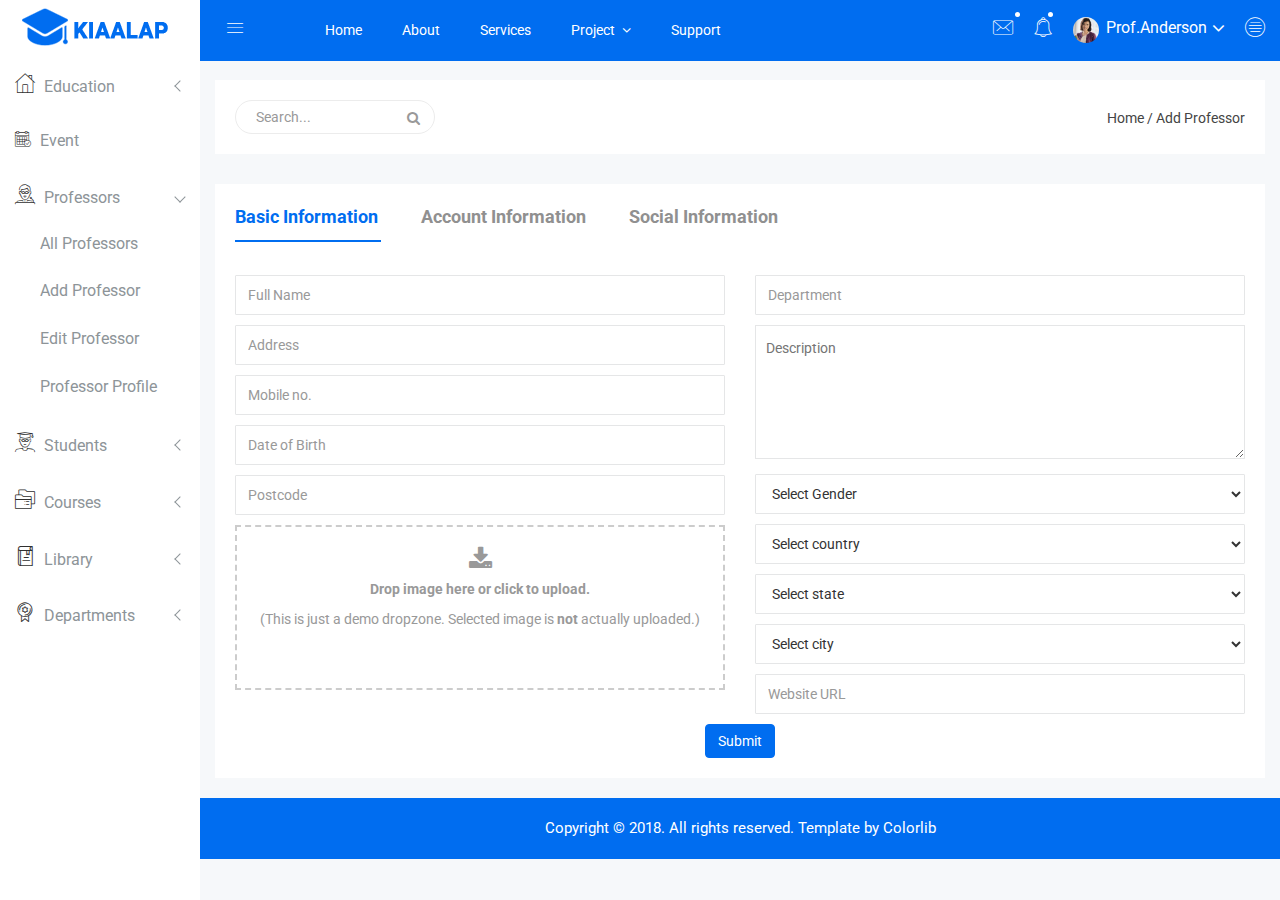
<file: kiaalap-master/add-professor.html>
<!doctype html>
<html class="no-js" lang="en">

<head>
    <meta charset="utf-8">
    <meta http-equiv="x-ua-compatible" content="ie=edge">
    <title>Add Professor | Kiaalap - Kiaalap Admin Template</title>
    <meta name="description" content="">
    <meta name="viewport" content="width=device-width, initial-scale=1">
    <!-- favicon
		============================================ -->
    <link rel="shortcut icon" type="image/x-icon" href="img/favicon.ico">
    <!-- Google Fonts
		============================================ -->
    <link href="https://fonts.googleapis.com/css?family=Roboto:100,300,400,700,900" rel="stylesheet">
    <!-- Bootstrap CSS
		============================================ -->
    <link rel="stylesheet" href="css/bootstrap.min.css">
    <!-- Bootstrap CSS
		============================================ -->
    <link rel="stylesheet" href="css/font-awesome.min.css">
    <!-- owl.carousel CSS
		============================================ -->
    <link rel="stylesheet" href="css/owl.carousel.css">
    <link rel="stylesheet" href="css/owl.theme.css">
    <link rel="stylesheet" href="css/owl.transitions.css">
    <!-- animate CSS
		============================================ -->
    <link rel="stylesheet" href="css/animate.css">
    <!-- normalize CSS
		============================================ -->
    <link rel="stylesheet" href="css/normalize.css">
    <!-- meanmenu icon CSS
		============================================ -->
    <link rel="stylesheet" href="css/meanmenu.min.css">
    <!-- main CSS
		============================================ -->
    <link rel="stylesheet" href="css/main.css">
    <!-- forms CSS
		============================================ -->
    <link rel="stylesheet" href="css/form/all-type-forms.css">
    <!-- educate icon CSS
		============================================ -->
    <link rel="stylesheet" href="css/educate-custon-icon.css">
    <!-- morrisjs CSS
		============================================ -->
    <link rel="stylesheet" href="css/morrisjs/morris.css">
    <!-- dropzone CSS
		============================================ -->
    <link rel="stylesheet" href="css/dropzone/dropzone.css">
    <!-- mCustomScrollbar CSS
		============================================ -->
    <link rel="stylesheet" href="css/scrollbar/jquery.mCustomScrollbar.min.css">
    <!-- metisMenu CSS
		============================================ -->
    <link rel="stylesheet" href="css/metisMenu/metisMenu.min.css">
    <link rel="stylesheet" href="css/metisMenu/metisMenu-vertical.css">
    <!-- calendar CSS
		============================================ -->
    <link rel="stylesheet" href="css/calendar/fullcalendar.min.css">
    <link rel="stylesheet" href="css/calendar/fullcalendar.print.min.css">
    <!-- style CSS
		============================================ -->
    <link rel="stylesheet" href="style.css">
    <!-- responsive CSS
		============================================ -->
    <link rel="stylesheet" href="css/responsive.css">
    <!-- modernizr JS
		============================================ -->
    <script src="js/vendor/modernizr-2.8.3.min.js"></script>
</head>

<body>
    <!--[if lt IE 8]>
		<p class="browserupgrade">You are using an <strong>outdated</strong> browser. Please <a href="http://browsehappy.com/">upgrade your browser</a> to improve your experience.</p>
	<![endif]-->
    <!-- Start Left menu area -->
    <div class="left-sidebar-pro">
        <nav id="sidebar" class="">
            <div class="sidebar-header">
                <a href="index.html"><img class="main-logo" src="img/logo/logo.png" alt="" /></a>
                <strong><a href="index.html"><img src="img/logo/logosn.png" alt="" /></a></strong>
            </div>
            <div class="left-custom-menu-adp-wrap comment-scrollbar">
                <nav class="sidebar-nav left-sidebar-menu-pro">
                    <ul class="metismenu" id="menu1">
                        <li>
                            <a class="has-arrow" href="index.html">
								   <span class="educate-icon educate-home icon-wrap"></span>
								   <span class="mini-click-non">Education</span>
								</a>
                            <ul class="submenu-angle" aria-expanded="true">
                                <li><a title="Dashboard v.1" href="index.html"><span class="mini-sub-pro">Dashboard v.1</span></a></li>
                                <li><a title="Dashboard v.2" href="index-1.html"><span class="mini-sub-pro">Dashboard v.2</span></a></li>
                                <li><a title="Dashboard v.3" href="index-2.html"><span class="mini-sub-pro">Dashboard v.3</span></a></li>
                                <li><a title="Analytics" href="analytics.html"><span class="mini-sub-pro">Analytics</span></a></li>
                                <li><a title="Widgets" href="widgets.html"><span class="mini-sub-pro">Widgets</span></a></li>
                            </ul>
                        </li>
                        <li>
                            <a title="Landing Page" href="events.html" aria-expanded="false"><span class="educate-icon educate-event icon-wrap sub-icon-mg" aria-hidden="true"></span> <span class="mini-click-non">Event</span></a>
                        </li>
                        <li class="active">
                            <a class="has-arrow" href="all-professors.html" aria-expanded="false"><span class="educate-icon educate-professor icon-wrap"></span> <span class="mini-click-non">Professors</span></a>
                            <ul class="submenu-angle" aria-expanded="false">
                                <li><a title="All Professors" href="all-professors.html"><span class="mini-sub-pro">All Professors</span></a></li>
                                <li><a title="Add Professor" href="add-professor.html"><span class="mini-sub-pro">Add Professor</span></a></li>
                                <li><a title="Edit Professor" href="edit-professor.html"><span class="mini-sub-pro">Edit Professor</span></a></li>
                                <li><a title="Professor Profile" href="professor-profile.html"><span class="mini-sub-pro">Professor Profile</span></a></li>
                            </ul>
                        </li>
                        <li>
                            <a class="has-arrow" href="all-students.html" aria-expanded="false"><span class="educate-icon educate-student icon-wrap"></span> <span class="mini-click-non">Students</span></a>
                            <ul class="submenu-angle" aria-expanded="false">
                                <li><a title="All Students" href="all-students.html"><span class="mini-sub-pro">All Students</span></a></li>
                                <li><a title="Add Students" href="add-student.html"><span class="mini-sub-pro">Add Student</span></a></li>
                                <li><a title="Edit Students" href="edit-student.html"><span class="mini-sub-pro">Edit Student</span></a></li>
                                <li><a title="Students Profile" href="student-profile.html"><span class="mini-sub-pro">Student Profile</span></a></li>
                            </ul>
                        </li>
                        <li>
                            <a class="has-arrow" href="all-courses.html" aria-expanded="false"><span class="educate-icon educate-course icon-wrap"></span> <span class="mini-click-non">Courses</span></a>
                            <ul class="submenu-angle" aria-expanded="false">
                                <li><a title="All Courses" href="all-courses.html"><span class="mini-sub-pro">All Courses</span></a></li>
                                <li><a title="Add Courses" href="add-course.html"><span class="mini-sub-pro">Add Course</span></a></li>
                                <li><a title="Edit Courses" href="edit-course.html"><span class="mini-sub-pro">Edit Course</span></a></li>
                                <li><a title="Courses Profile" href="course-info.html"><span class="mini-sub-pro">Courses Info</span></a></li>
                                <li><a title="course Payment" href="course-payment.html"><span class="mini-sub-pro">Courses Payment</span></a></li>
                            </ul>
                        </li>
                        <li>
                            <a class="has-arrow" href="all-courses.html" aria-expanded="false"><span class="educate-icon educate-library icon-wrap"></span> <span class="mini-click-non">Library</span></a>
                            <ul class="submenu-angle" aria-expanded="false">
                                <li><a title="All Library" href="library-assets.html"><span class="mini-sub-pro">Library Assets</span></a></li>
                                <li><a title="Add Library" href="add-library-assets.html"><span class="mini-sub-pro">Add Library Asset</span></a></li>
                                <li><a title="Edit Library" href="edit-library-assets.html"><span class="mini-sub-pro">Edit Library Asset</span></a></li>
                            </ul>
                        </li>
                        <li>
                            <a class="has-arrow" href="all-courses.html" aria-expanded="false"><span class="educate-icon educate-department icon-wrap"></span> <span class="mini-click-non">Departments</span></a>
                            <ul class="submenu-angle" aria-expanded="false">
                                <li><a title="Departments List" href="departments.html"><span class="mini-sub-pro">Departments List</span></a></li>
                                <li><a title="Add Departments" href="add-department.html"><span class="mini-sub-pro">Add Departments</span></a></li>
                                <li><a title="Edit Departments" href="edit-department.html"><span class="mini-sub-pro">Edit Departments</span></a></li>
                            </ul>
                        </li>
                        <li>
                            <a class="has-arrow" href="mailbox.html" aria-expanded="false"><span class="educate-icon educate-message icon-wrap"></span> <span class="mini-click-non">Mailbox</span></a>
                            <ul class="submenu-angle" aria-expanded="false">
                                <li><a title="Inbox" href="mailbox.html"><span class="mini-sub-pro">Inbox</span></a></li>
                                <li><a title="View Mail" href="mailbox-view.html"><span class="mini-sub-pro">View Mail</span></a></li>
                                <li><a title="Compose Mail" href="mailbox-compose.html"><span class="mini-sub-pro">Compose Mail</span></a></li>
                            </ul>
                        </li>
                        <li>
                            <a class="has-arrow" href="mailbox.html" aria-expanded="false"><span class="educate-icon educate-interface icon-wrap"></span> <span class="mini-click-non">Interface</span></a>
                            <ul class="submenu-angle interface-mini-nb-dp" aria-expanded="false">
                                <li><a title="Google Map" href="google-map.html"><span class="mini-sub-pro">Google Map</span></a></li>
                                <li><a title="Data Maps" href="data-maps.html"><span class="mini-sub-pro">Data Maps</span></a></li>
                                <li><a title="Pdf Viewer" href="pdf-viewer.html"><span class="mini-sub-pro">Pdf Viewer</span></a></li>
                                <li><a title="X-Editable" href="x-editable.html"><span class="mini-sub-pro">X-Editable</span></a></li>
                                <li><a title="Code Editor" href="code-editor.html"><span class="mini-sub-pro">Code Editor</span></a></li>
                                <li><a title="Tree View" href="tree-view.html"><span class="mini-sub-pro">Tree View</span></a></li>
                                <li><a title="Preloader" href="preloader.html"><span class="mini-sub-pro">Preloader</span></a></li>
                                <li><a title="Images Cropper" href="images-cropper.html"><span class="mini-sub-pro">Images Cropper</span></a></li>
                            </ul>
                        </li>
                        <li>
                            <a class="has-arrow" href="mailbox.html" aria-expanded="false"><span class="educate-icon educate-charts icon-wrap"></span> <span class="mini-click-non">Charts</span></a>
                            <ul class="submenu-angle chart-mini-nb-dp" aria-expanded="false">
                                <li><a title="Bar Charts" href="bar-charts.html"><span class="mini-sub-pro">Bar Charts</span></a></li>
                                <li><a title="Line Charts" href="line-charts.html"><span class="mini-sub-pro">Line Charts</span></a></li>
                                <li><a title="Area Charts" href="area-charts.html"><span class="mini-sub-pro">Area Charts</span></a></li>
                                <li><a title="Rounded Charts" href="rounded-chart.html"><span class="mini-sub-pro">Rounded Charts</span></a></li>
                                <li><a title="C3 Charts" href="c3.html"><span class="mini-sub-pro">C3 Charts</span></a></li>
                                <li><a title="Sparkline Charts" href="sparkline.html"><span class="mini-sub-pro">Sparkline Charts</span></a></li>
                                <li><a title="Peity Charts" href="peity.html"><span class="mini-sub-pro">Peity Charts</span></a></li>
                            </ul>
                        </li>
                        <li>
                            <a class="has-arrow" href="mailbox.html" aria-expanded="false"><span class="educate-icon educate-data-table icon-wrap"></span> <span class="mini-click-non">Data Tables</span></a>
                            <ul class="submenu-angle" aria-expanded="false">
                                <li><a title="Peity Charts" href="static-table.html"><span class="mini-sub-pro">Static Table</span></a></li>
                                <li><a title="Data Table" href="data-table.html"><span class="mini-sub-pro">Data Table</span></a></li>
                            </ul>
                        </li>
                        <li>
                            <a class="has-arrow" href="mailbox.html" aria-expanded="false"><span class="educate-icon educate-form icon-wrap"></span> <span class="mini-click-non">Forms Elements</span></a>
                            <ul class="submenu-angle form-mini-nb-dp" aria-expanded="false">
                                <li><a title="Basic Form Elements" href="basic-form-element.html"><span class="mini-sub-pro">Bc Form Elements</span></a></li>
                                <li><a title="Advance Form Elements" href="advance-form-element.html"><span class="mini-sub-pro">Ad Form Elements</span></a></li>
                                <li><a title="Password Meter" href="password-meter.html"><span class="mini-sub-pro">Password Meter</span></a></li>
                                <li><a title="Multi Upload" href="multi-upload.html"><span class="mini-sub-pro">Multi Upload</span></a></li>
                                <li><a title="Text Editor" href="tinymc.html"><span class="mini-sub-pro">Text Editor</span></a></li>
                                <li><a title="Dual List Box" href="dual-list-box.html"><span class="mini-sub-pro">Dual List Box</span></a></li>
                            </ul>
                        </li>
                        <li>
                            <a class="has-arrow" href="mailbox.html" aria-expanded="false"><span class="educate-icon educate-apps icon-wrap"></span> <span class="mini-click-non">App views</span></a>
                            <ul class="submenu-angle app-mini-nb-dp" aria-expanded="false">
                                <li><a title="Notifications" href="notifications.html"><span class="mini-sub-pro">Notifications</span></a></li>
                                <li><a title="Alerts" href="alerts.html"><span class="mini-sub-pro">Alerts</span></a></li>
                                <li><a title="Modals" href="modals.html"><span class="mini-sub-pro">Modals</span></a></li>
                                <li><a title="Buttons" href="buttons.html"><span class="mini-sub-pro">Buttons</span></a></li>
                                <li><a title="Tabs" href="tabs.html"><span class="mini-sub-pro">Tabs</span></a></li>
                                <li><a title="Accordion" href="accordion.html"><span class="mini-sub-pro">Accordion</span></a></li>
                            </ul>
                        </li>
                        <li id="removable">
                            <a class="has-arrow" href="#" aria-expanded="false"><span class="educate-icon educate-pages icon-wrap"></span> <span class="mini-click-non">Pages</span></a>
                            <ul class="submenu-angle page-mini-nb-dp" aria-expanded="false">
                                <li><a title="Login" href="login.html"><span class="mini-sub-pro">Login</span></a></li>
                                <li><a title="Register" href="register.html"><span class="mini-sub-pro">Register</span></a></li>
                                <li><a title="Lock" href="lock.html"><span class="mini-sub-pro">Lock</span></a></li>
                                <li><a title="Password Recovery" href="password-recovery.html"><span class="mini-sub-pro">Password Recovery</span></a></li>
                                <li><a title="404 Page" href="404.html"><span class="mini-sub-pro">404 Page</span></a></li>
                                <li><a title="500 Page" href="500.html"><span class="mini-sub-pro">500 Page</span></a></li>
                            </ul>
                        </li>
                    </ul>
                </nav>
            </div>
        </nav>
    </div>
    <!-- End Left menu area -->
    <!-- Start Welcome area -->
    <div class="all-content-wrapper">
        <div class="container-fluid">
            <div class="row">
                <div class="col-lg-12 col-md-12 col-sm-12 col-xs-12">
                    <div class="logo-pro">
                        <a href="index.html"><img class="main-logo" src="img/logo/logo.png" alt="" /></a>
                    </div>
                </div>
            </div>
        </div>
        <div class="header-advance-area">
            <div class="header-top-area">
                <div class="container-fluid">
                    <div class="row">
                        <div class="col-lg-12 col-md-12 col-sm-12 col-xs-12">
                            <div class="header-top-wraper">
                                <div class="row">
                                    <div class="col-lg-1 col-md-0 col-sm-1 col-xs-12">
                                        <div class="menu-switcher-pro">
                                            <button type="button" id="sidebarCollapse" class="btn bar-button-pro header-drl-controller-btn btn-info navbar-btn">
													<i class="educate-icon educate-nav"></i>
												</button>
                                        </div>
                                    </div>
                                    <div class="col-lg-6 col-md-7 col-sm-6 col-xs-12">
                                        <div class="header-top-menu tabl-d-n">
                                            <ul class="nav navbar-nav mai-top-nav">
                                                <li class="nav-item"><a href="#" class="nav-link">Home</a>
                                                </li>
                                                <li class="nav-item"><a href="#" class="nav-link">About</a>
                                                </li>
                                                <li class="nav-item"><a href="#" class="nav-link">Services</a>
                                                </li>
                                                <li class="nav-item dropdown res-dis-nn">
                                                    <a href="#" data-toggle="dropdown" role="button" aria-expanded="false" class="nav-link dropdown-toggle">Project <span class="angle-down-topmenu"><i class="fa fa-angle-down"></i></span></a>
                                                    <div role="menu" class="dropdown-menu animated zoomIn">
                                                        <a href="#" class="dropdown-item">Documentation</a>
                                                        <a href="#" class="dropdown-item">Expert Backend</a>
                                                        <a href="#" class="dropdown-item">Expert FrontEnd</a>
                                                        <a href="#" class="dropdown-item">Contact Support</a>
                                                    </div>
                                                </li>
                                                <li class="nav-item"><a href="#" class="nav-link">Support</a>
                                                </li>
                                            </ul>
                                        </div>
                                    </div>
                                    <div class="col-lg-5 col-md-5 col-sm-12 col-xs-12">
                                        <div class="header-right-info">
                                            <ul class="nav navbar-nav mai-top-nav header-right-menu">
                                                <li class="nav-item dropdown">
                                                    <a href="#" data-toggle="dropdown" role="button" aria-expanded="false" class="nav-link dropdown-toggle"><i class="educate-icon educate-message edu-chat-pro" aria-hidden="true"></i><span class="indicator-ms"></span></a>
                                                    <div role="menu" class="author-message-top dropdown-menu animated zoomIn">
                                                        <div class="message-single-top">
                                                            <h1>Message</h1>
                                                        </div>
                                                        <ul class="message-menu">
                                                            <li>
                                                                <a href="#">
                                                                    <div class="message-img">
                                                                        <img src="img/contact/1.jpg" alt="">
                                                                    </div>
                                                                    <div class="message-content">
                                                                        <span class="message-date">16 Sept</span>
                                                                        <h2>Advanda Cro</h2>
                                                                        <p>Please done this project as soon possible.</p>
                                                                    </div>
                                                                </a>
                                                            </li>
                                                            <li>
                                                                <a href="#">
                                                                    <div class="message-img">
                                                                        <img src="img/contact/4.jpg" alt="">
                                                                    </div>
                                                                    <div class="message-content">
                                                                        <span class="message-date">16 Sept</span>
                                                                        <h2>Sulaiman din</h2>
                                                                        <p>Please done this project as soon possible.</p>
                                                                    </div>
                                                                </a>
                                                            </li>
                                                            <li>
                                                                <a href="#">
                                                                    <div class="message-img">
                                                                        <img src="img/contact/3.jpg" alt="">
                                                                    </div>
                                                                    <div class="message-content">
                                                                        <span class="message-date">16 Sept</span>
                                                                        <h2>Victor Jara</h2>
                                                                        <p>Please done this project as soon possible.</p>
                                                                    </div>
                                                                </a>
                                                            </li>
                                                            <li>
                                                                <a href="#">
                                                                    <div class="message-img">
                                                                        <img src="img/contact/2.jpg" alt="">
                                                                    </div>
                                                                    <div class="message-content">
                                                                        <span class="message-date">16 Sept</span>
                                                                        <h2>Victor Jara</h2>
                                                                        <p>Please done this project as soon possible.</p>
                                                                    </div>
                                                                </a>
                                                            </li>
                                                        </ul>
                                                        <div class="message-view">
                                                            <a href="#">View All Messages</a>
                                                        </div>
                                                    </div>
                                                </li>
                                                <li class="nav-item"><a href="#" data-toggle="dropdown" role="button" aria-expanded="false" class="nav-link dropdown-toggle"><i class="educate-icon educate-bell" aria-hidden="true"></i><span class="indicator-nt"></span></a>
                                                    <div role="menu" class="notification-author dropdown-menu animated zoomIn">
                                                        <div class="notification-single-top">
                                                            <h1>Notifications</h1>
                                                        </div>
                                                        <ul class="notification-menu">
                                                            <li>
                                                                <a href="#">
                                                                    <div class="notification-icon">
                                                                        <i class="educate-icon educate-checked edu-checked-pro admin-check-pro" aria-hidden="true"></i>
                                                                    </div>
                                                                    <div class="notification-content">
                                                                        <span class="notification-date">16 Sept</span>
                                                                        <h2>Advanda Cro</h2>
                                                                        <p>Please done this project as soon possible.</p>
                                                                    </div>
                                                                </a>
                                                            </li>
                                                            <li>
                                                                <a href="#">
                                                                    <div class="notification-icon">
                                                                        <i class="fa fa-cloud edu-cloud-computing-down" aria-hidden="true"></i>
                                                                    </div>
                                                                    <div class="notification-content">
                                                                        <span class="notification-date">16 Sept</span>
                                                                        <h2>Sulaiman din</h2>
                                                                        <p>Please done this project as soon possible.</p>
                                                                    </div>
                                                                </a>
                                                            </li>
                                                            <li>
                                                                <a href="#">
                                                                    <div class="notification-icon">
                                                                        <i class="fa fa-eraser edu-shield" aria-hidden="true"></i>
                                                                    </div>
                                                                    <div class="notification-content">
                                                                        <span class="notification-date">16 Sept</span>
                                                                        <h2>Victor Jara</h2>
                                                                        <p>Please done this project as soon possible.</p>
                                                                    </div>
                                                                </a>
                                                            </li>
                                                            <li>
                                                                <a href="#">
                                                                    <div class="notification-icon">
                                                                        <i class="fa fa-line-chart edu-analytics-arrow" aria-hidden="true"></i>
                                                                    </div>
                                                                    <div class="notification-content">
                                                                        <span class="notification-date">16 Sept</span>
                                                                        <h2>Victor Jara</h2>
                                                                        <p>Please done this project as soon possible.</p>
                                                                    </div>
                                                                </a>
                                                            </li>
                                                        </ul>
                                                        <div class="notification-view">
                                                            <a href="#">View All Notification</a>
                                                        </div>
                                                    </div>
                                                </li>
                                                <li class="nav-item">
                                                    <a href="#" data-toggle="dropdown" role="button" aria-expanded="false" class="nav-link dropdown-toggle">
															<img src="img/product/pro4.jpg" alt="" />
															<span class="admin-name">Prof.Anderson</span>
															<i class="fa fa-angle-down edu-icon edu-down-arrow"></i>
														</a>
                                                    <ul role="menu" class="dropdown-header-top author-log dropdown-menu animated zoomIn">
                                                        <li><a href="#"><span class="edu-icon edu-home-admin author-log-ic"></span>My Account</a>
                                                        </li>
                                                        <li><a href="#"><span class="edu-icon edu-user-rounded author-log-ic"></span>My Profile</a>
                                                        </li>
                                                        <li><a href="#"><span class="edu-icon edu-money author-log-ic"></span>User Billing</a>
                                                        </li>
                                                        <li><a href="#"><span class="edu-icon edu-settings author-log-ic"></span>Settings</a>
                                                        </li>
                                                        <li><a href="#"><span class="edu-icon edu-locked author-log-ic"></span>Log Out</a>
                                                        </li>
                                                    </ul>
                                                </li>
                                                <li class="nav-item nav-setting-open"><a href="#" data-toggle="dropdown" role="button" aria-expanded="false" class="nav-link dropdown-toggle"><i class="educate-icon educate-menu"></i></a>

                                                    <div role="menu" class="admintab-wrap menu-setting-wrap menu-setting-wrap-bg dropdown-menu animated zoomIn">
                                                        <ul class="nav nav-tabs custon-set-tab">
                                                            <li class="active"><a data-toggle="tab" href="#Notes">Notes</a>
                                                            </li>
                                                            <li><a data-toggle="tab" href="#Projects">Projects</a>
                                                            </li>
                                                            <li><a data-toggle="tab" href="#Settings">Settings</a>
                                                            </li>
                                                        </ul>

                                                        <div class="tab-content custom-bdr-nt">
                                                            <div id="Notes" class="tab-pane fade in active">
                                                                <div class="notes-area-wrap">
                                                                    <div class="note-heading-indicate">
                                                                        <h2><i class="fa fa-comments-o"></i> Latest Notes</h2>
                                                                        <p>You have 10 new message.</p>
                                                                    </div>
                                                                    <div class="notes-list-area notes-menu-scrollbar">
                                                                        <ul class="notes-menu-list">
                                                                            <li>
                                                                                <a href="#">
                                                                                    <div class="notes-list-flow">
                                                                                        <div class="notes-img">
                                                                                            <img src="img/contact/4.jpg" alt="" />
                                                                                        </div>
                                                                                        <div class="notes-content">
                                                                                            <p> The point of using Lorem Ipsum is that it has a more-or-less normal.</p>
                                                                                            <span>Yesterday 2:45 pm</span>
                                                                                        </div>
                                                                                    </div>
                                                                                </a>
                                                                            </li>
                                                                            <li>
                                                                                <a href="#">
                                                                                    <div class="notes-list-flow">
                                                                                        <div class="notes-img">
                                                                                            <img src="img/contact/1.jpg" alt="" />
                                                                                        </div>
                                                                                        <div class="notes-content">
                                                                                            <p> The point of using Lorem Ipsum is that it has a more-or-less normal.</p>
                                                                                            <span>Yesterday 2:45 pm</span>
                                                                                        </div>
                                                                                    </div>
                                                                                </a>
                                                                            </li>
                                                                            <li>
                                                                                <a href="#">
                                                                                    <div class="notes-list-flow">
                                                                                        <div class="notes-img">
                                                                                            <img src="img/contact/2.jpg" alt="" />
                                                                                        </div>
                                                                                        <div class="notes-content">
                                                                                            <p> The point of using Lorem Ipsum is that it has a more-or-less normal.</p>
                                                                                            <span>Yesterday 2:45 pm</span>
                                                                                        </div>
                                                                                    </div>
                                                                                </a>
                                                                            </li>
                                                                            <li>
                                                                                <a href="#">
                                                                                    <div class="notes-list-flow">
                                                                                        <div class="notes-img">
                                                                                            <img src="img/contact/3.jpg" alt="" />
                                                                                        </div>
                                                                                        <div class="notes-content">
                                                                                            <p> The point of using Lorem Ipsum is that it has a more-or-less normal.</p>
                                                                                            <span>Yesterday 2:45 pm</span>
                                                                                        </div>
                                                                                    </div>
                                                                                </a>
                                                                            </li>
                                                                            <li>
                                                                                <a href="#">
                                                                                    <div class="notes-list-flow">
                                                                                        <div class="notes-img">
                                                                                            <img src="img/contact/4.jpg" alt="" />
                                                                                        </div>
                                                                                        <div class="notes-content">
                                                                                            <p> The point of using Lorem Ipsum is that it has a more-or-less normal.</p>
                                                                                            <span>Yesterday 2:45 pm</span>
                                                                                        </div>
                                                                                    </div>
                                                                                </a>
                                                                            </li>
                                                                            <li>
                                                                                <a href="#">
                                                                                    <div class="notes-list-flow">
                                                                                        <div class="notes-img">
                                                                                            <img src="img/contact/1.jpg" alt="" />
                                                                                        </div>
                                                                                        <div class="notes-content">
                                                                                            <p> The point of using Lorem Ipsum is that it has a more-or-less normal.</p>
                                                                                            <span>Yesterday 2:45 pm</span>
                                                                                        </div>
                                                                                    </div>
                                                                                </a>
                                                                            </li>
                                                                            <li>
                                                                                <a href="#">
                                                                                    <div class="notes-list-flow">
                                                                                        <div class="notes-img">
                                                                                            <img src="img/contact/2.jpg" alt="" />
                                                                                        </div>
                                                                                        <div class="notes-content">
                                                                                            <p> The point of using Lorem Ipsum is that it has a more-or-less normal.</p>
                                                                                            <span>Yesterday 2:45 pm</span>
                                                                                        </div>
                                                                                    </div>
                                                                                </a>
                                                                            </li>
                                                                            <li>
                                                                                <a href="#">
                                                                                    <div class="notes-list-flow">
                                                                                        <div class="notes-img">
                                                                                            <img src="img/contact/1.jpg" alt="" />
                                                                                        </div>
                                                                                        <div class="notes-content">
                                                                                            <p> The point of using Lorem Ipsum is that it has a more-or-less normal.</p>
                                                                                            <span>Yesterday 2:45 pm</span>
                                                                                        </div>
                                                                                    </div>
                                                                                </a>
                                                                            </li>
                                                                            <li>
                                                                                <a href="#">
                                                                                    <div class="notes-list-flow">
                                                                                        <div class="notes-img">
                                                                                            <img src="img/contact/2.jpg" alt="" />
                                                                                        </div>
                                                                                        <div class="notes-content">
                                                                                            <p> The point of using Lorem Ipsum is that it has a more-or-less normal.</p>
                                                                                            <span>Yesterday 2:45 pm</span>
                                                                                        </div>
                                                                                    </div>
                                                                                </a>
                                                                            </li>
                                                                            <li>
                                                                                <a href="#">
                                                                                    <div class="notes-list-flow">
                                                                                        <div class="notes-img">
                                                                                            <img src="img/contact/3.jpg" alt="" />
                                                                                        </div>
                                                                                        <div class="notes-content">
                                                                                            <p> The point of using Lorem Ipsum is that it has a more-or-less normal.</p>
                                                                                            <span>Yesterday 2:45 pm</span>
                                                                                        </div>
                                                                                    </div>
                                                                                </a>
                                                                            </li>
                                                                        </ul>
                                                                    </div>
                                                                </div>
                                                            </div>
                                                            <div id="Projects" class="tab-pane fade">
                                                                <div class="projects-settings-wrap">
                                                                    <div class="note-heading-indicate">
                                                                        <h2><i class="fa fa-cube"></i> Latest projects</h2>
                                                                        <p> You have 20 projects. 5 not completed.</p>
                                                                    </div>
                                                                    <div class="project-st-list-area project-st-menu-scrollbar">
                                                                        <ul class="projects-st-menu-list">
                                                                            <li>
                                                                                <a href="#">
                                                                                    <div class="project-list-flow">
                                                                                        <div class="projects-st-heading">
                                                                                            <h2>Web Development</h2>
                                                                                            <p> The point of using Lorem Ipsum is that it has a more or less normal.</p>
                                                                                            <span class="project-st-time">1 hours ago</span>
                                                                                        </div>
                                                                                        <div class="projects-st-content">
                                                                                            <p>Completion with: 28%</p>
                                                                                            <div class="progress progress-mini">
                                                                                                <div style="width: 28%;" class="progress-bar progress-bar-danger hd-tp-1"></div>
                                                                                            </div>
                                                                                            <p>Project end: 4:00 pm - 12.06.2014</p>
                                                                                        </div>
                                                                                    </div>
                                                                                </a>
                                                                            </li>
                                                                            <li>
                                                                                <a href="#">
                                                                                    <div class="project-list-flow">
                                                                                        <div class="projects-st-heading">
                                                                                            <h2>Software Development</h2>
                                                                                            <p> The point of using Lorem Ipsum is that it has a more or less normal.</p>
                                                                                            <span class="project-st-time">2 hours ago</span>
                                                                                        </div>
                                                                                        <div class="projects-st-content project-rating-cl">
                                                                                            <p>Completion with: 68%</p>
                                                                                            <div class="progress progress-mini">
                                                                                                <div style="width: 68%;" class="progress-bar hd-tp-2"></div>
                                                                                            </div>
                                                                                            <p>Project end: 4:00 pm - 12.06.2014</p>
                                                                                        </div>
                                                                                    </div>
                                                                                </a>
                                                                            </li>
                                                                            <li>
                                                                                <a href="#">
                                                                                    <div class="project-list-flow">
                                                                                        <div class="projects-st-heading">
                                                                                            <h2>Graphic Design</h2>
                                                                                            <p> The point of using Lorem Ipsum is that it has a more or less normal.</p>
                                                                                            <span class="project-st-time">3 hours ago</span>
                                                                                        </div>
                                                                                        <div class="projects-st-content">
                                                                                            <p>Completion with: 78%</p>
                                                                                            <div class="progress progress-mini">
                                                                                                <div style="width: 78%;" class="progress-bar hd-tp-3"></div>
                                                                                            </div>
                                                                                            <p>Project end: 4:00 pm - 12.06.2014</p>
                                                                                        </div>
                                                                                    </div>
                                                                                </a>
                                                                            </li>
                                                                            <li>
                                                                                <a href="#">
                                                                                    <div class="project-list-flow">
                                                                                        <div class="projects-st-heading">
                                                                                            <h2>Web Design</h2>
                                                                                            <p> The point of using Lorem Ipsum is that it has a more or less normal.</p>
                                                                                            <span class="project-st-time">4 hours ago</span>
                                                                                        </div>
                                                                                        <div class="projects-st-content project-rating-cl2">
                                                                                            <p>Completion with: 38%</p>
                                                                                            <div class="progress progress-mini">
                                                                                                <div style="width: 38%;" class="progress-bar progress-bar-danger hd-tp-4"></div>
                                                                                            </div>
                                                                                            <p>Project end: 4:00 pm - 12.06.2014</p>
                                                                                        </div>
                                                                                    </div>
                                                                                </a>
                                                                            </li>
                                                                            <li>
                                                                                <a href="#">
                                                                                    <div class="project-list-flow">
                                                                                        <div class="projects-st-heading">
                                                                                            <h2>Business Card</h2>
                                                                                            <p> The point of using Lorem Ipsum is that it has a more or less normal.</p>
                                                                                            <span class="project-st-time">5 hours ago</span>
                                                                                        </div>
                                                                                        <div class="projects-st-content">
                                                                                            <p>Completion with: 28%</p>
                                                                                            <div class="progress progress-mini">
                                                                                                <div style="width: 28%;" class="progress-bar progress-bar-danger hd-tp-5"></div>
                                                                                            </div>
                                                                                            <p>Project end: 4:00 pm - 12.06.2014</p>
                                                                                        </div>
                                                                                    </div>
                                                                                </a>
                                                                            </li>
                                                                            <li>
                                                                                <a href="#">
                                                                                    <div class="project-list-flow">
                                                                                        <div class="projects-st-heading">
                                                                                            <h2>Ecommerce Business</h2>
                                                                                            <p> The point of using Lorem Ipsum is that it has a more or less normal.</p>
                                                                                            <span class="project-st-time">6 hours ago</span>
                                                                                        </div>
                                                                                        <div class="projects-st-content project-rating-cl">
                                                                                            <p>Completion with: 68%</p>
                                                                                            <div class="progress progress-mini">
                                                                                                <div style="width: 68%;" class="progress-bar hd-tp-6"></div>
                                                                                            </div>
                                                                                            <p>Project end: 4:00 pm - 12.06.2014</p>
                                                                                        </div>
                                                                                    </div>
                                                                                </a>
                                                                            </li>
                                                                            <li>
                                                                                <a href="#">
                                                                                    <div class="project-list-flow">
                                                                                        <div class="projects-st-heading">
                                                                                            <h2>Woocommerce Plugin</h2>
                                                                                            <p> The point of using Lorem Ipsum is that it has a more or less normal.</p>
                                                                                            <span class="project-st-time">7 hours ago</span>
                                                                                        </div>
                                                                                        <div class="projects-st-content">
                                                                                            <p>Completion with: 78%</p>
                                                                                            <div class="progress progress-mini">
                                                                                                <div style="width: 78%;" class="progress-bar"></div>
                                                                                            </div>
                                                                                            <p>Project end: 4:00 pm - 12.06.2014</p>
                                                                                        </div>
                                                                                    </div>
                                                                                </a>
                                                                            </li>
                                                                            <li>
                                                                                <a href="#">
                                                                                    <div class="project-list-flow">
                                                                                        <div class="projects-st-heading">
                                                                                            <h2>Wordpress Theme</h2>
                                                                                            <p> The point of using Lorem Ipsum is that it has a more or less normal.</p>
                                                                                            <span class="project-st-time">9 hours ago</span>
                                                                                        </div>
                                                                                        <div class="projects-st-content project-rating-cl2">
                                                                                            <p>Completion with: 38%</p>
                                                                                            <div class="progress progress-mini">
                                                                                                <div style="width: 38%;" class="progress-bar progress-bar-danger"></div>
                                                                                            </div>
                                                                                            <p>Project end: 4:00 pm - 12.06.2014</p>
                                                                                        </div>
                                                                                    </div>
                                                                                </a>
                                                                            </li>
                                                                        </ul>
                                                                    </div>
                                                                </div>
                                                            </div>
                                                            <div id="Settings" class="tab-pane fade">
                                                                <div class="setting-panel-area">
                                                                    <div class="note-heading-indicate">
                                                                        <h2><i class="fa fa-gears"></i> Settings Panel</h2>
                                                                        <p> You have 20 Settings. 5 not completed.</p>
                                                                    </div>
                                                                    <ul class="setting-panel-list">
                                                                        <li>
                                                                            <div class="checkbox-setting-pro">
                                                                                <div class="checkbox-title-pro">
                                                                                    <h2>Show notifications</h2>
                                                                                    <div class="ts-custom-check">
                                                                                        <div class="onoffswitch">
                                                                                            <input type="checkbox" name="collapsemenu" class="onoffswitch-checkbox" id="example">
                                                                                            <label class="onoffswitch-label" for="example">
																									<span class="onoffswitch-inner"></span>
																									<span class="onoffswitch-switch"></span>
																								</label>
                                                                                        </div>
                                                                                    </div>
                                                                                </div>
                                                                            </div>
                                                                        </li>
                                                                        <li>
                                                                            <div class="checkbox-setting-pro">
                                                                                <div class="checkbox-title-pro">
                                                                                    <h2>Disable Chat</h2>
                                                                                    <div class="ts-custom-check">
                                                                                        <div class="onoffswitch">
                                                                                            <input type="checkbox" name="collapsemenu" class="onoffswitch-checkbox" id="example3">
                                                                                            <label class="onoffswitch-label" for="example3">
																									<span class="onoffswitch-inner"></span>
																									<span class="onoffswitch-switch"></span>
																								</label>
                                                                                        </div>
                                                                                    </div>
                                                                                </div>
                                                                            </div>
                                                                        </li>
                                                                        <li>
                                                                            <div class="checkbox-setting-pro">
                                                                                <div class="checkbox-title-pro">
                                                                                    <h2>Enable history</h2>
                                                                                    <div class="ts-custom-check">
                                                                                        <div class="onoffswitch">
                                                                                            <input type="checkbox" name="collapsemenu" class="onoffswitch-checkbox" id="example4">
                                                                                            <label class="onoffswitch-label" for="example4">
																									<span class="onoffswitch-inner"></span>
																									<span class="onoffswitch-switch"></span>
																								</label>
                                                                                        </div>
                                                                                    </div>
                                                                                </div>
                                                                            </div>
                                                                        </li>
                                                                        <li>
                                                                            <div class="checkbox-setting-pro">
                                                                                <div class="checkbox-title-pro">
                                                                                    <h2>Show charts</h2>
                                                                                    <div class="ts-custom-check">
                                                                                        <div class="onoffswitch">
                                                                                            <input type="checkbox" name="collapsemenu" class="onoffswitch-checkbox" id="example7">
                                                                                            <label class="onoffswitch-label" for="example7">
																									<span class="onoffswitch-inner"></span>
																									<span class="onoffswitch-switch"></span>
																								</label>
                                                                                        </div>
                                                                                    </div>
                                                                                </div>
                                                                            </div>
                                                                        </li>
                                                                        <li>
                                                                            <div class="checkbox-setting-pro">
                                                                                <div class="checkbox-title-pro">
                                                                                    <h2>Update everyday</h2>
                                                                                    <div class="ts-custom-check">
                                                                                        <div class="onoffswitch">
                                                                                            <input type="checkbox" name="collapsemenu" checked="" class="onoffswitch-checkbox" id="example2">
                                                                                            <label class="onoffswitch-label" for="example2">
																									<span class="onoffswitch-inner"></span>
																									<span class="onoffswitch-switch"></span>
																								</label>
                                                                                        </div>
                                                                                    </div>
                                                                                </div>
                                                                            </div>
                                                                        </li>
                                                                        <li>
                                                                            <div class="checkbox-setting-pro">
                                                                                <div class="checkbox-title-pro">
                                                                                    <h2>Global search</h2>
                                                                                    <div class="ts-custom-check">
                                                                                        <div class="onoffswitch">
                                                                                            <input type="checkbox" name="collapsemenu" checked="" class="onoffswitch-checkbox" id="example6">
                                                                                            <label class="onoffswitch-label" for="example6">
																									<span class="onoffswitch-inner"></span>
																									<span class="onoffswitch-switch"></span>
																								</label>
                                                                                        </div>
                                                                                    </div>
                                                                                </div>
                                                                            </div>
                                                                        </li>
                                                                        <li>
                                                                            <div class="checkbox-setting-pro">
                                                                                <div class="checkbox-title-pro">
                                                                                    <h2>Offline users</h2>
                                                                                    <div class="ts-custom-check">
                                                                                        <div class="onoffswitch">
                                                                                            <input type="checkbox" name="collapsemenu" checked="" class="onoffswitch-checkbox" id="example5">
                                                                                            <label class="onoffswitch-label" for="example5">
																									<span class="onoffswitch-inner"></span>
																									<span class="onoffswitch-switch"></span>
																								</label>
                                                                                        </div>
                                                                                    </div>
                                                                                </div>
                                                                            </div>
                                                                        </li>
                                                                    </ul>

                                                                </div>
                                                            </div>
                                                        </div>
                                                    </div>
                                                </li>
                                            </ul>
                                        </div>
                                    </div>
                                </div>
                            </div>
                        </div>
                    </div>
                </div>
            </div>
            <!-- Mobile Menu start -->
            <div class="mobile-menu-area">
                <div class="container">
                    <div class="row">
                        <div class="col-lg-12 col-md-12 col-sm-12 col-xs-12">
                            <div class="mobile-menu">
                                <nav id="dropdown">
                                    <ul class="mobile-menu-nav">
                                        <li><a data-toggle="collapse" data-target="#Charts" href="#">Home <span class="admin-project-icon edu-icon edu-down-arrow"></span></a>
                                            <ul class="collapse dropdown-header-top">
                                                <li><a href="index.html">Dashboard v.1</a></li>
                                                <li><a href="index-1.html">Dashboard v.2</a></li>
                                                <li><a href="index-3.html">Dashboard v.3</a></li>
                                                <li><a href="analytics.html">Analytics</a></li>
                                                <li><a href="widgets.html">Widgets</a></li>
                                            </ul>
                                        </li>
                                        <li><a href="events.html">Event</a></li>
                                        <li><a data-toggle="collapse" data-target="#demoevent" href="#">Professors <span class="admin-project-icon edu-icon edu-down-arrow"></span></a>
                                            <ul id="demoevent" class="collapse dropdown-header-top">
                                                <li><a href="all-professors.html">All Professors</a>
                                                </li>
                                                <li><a href="add-professor.html">Add Professor</a>
                                                </li>
                                                <li><a href="edit-professor.html">Edit Professor</a>
                                                </li>
                                                <li><a href="professor-profile.html">Professor Profile</a>
                                                </li>
                                            </ul>
                                        </li>
                                        <li><a data-toggle="collapse" data-target="#demopro" href="#">Students <span class="admin-project-icon edu-icon edu-down-arrow"></span></a>
                                            <ul id="demopro" class="collapse dropdown-header-top">
                                                <li><a href="all-students.html">All Students</a>
                                                </li>
                                                <li><a href="add-student.html">Add Student</a>
                                                </li>
                                                <li><a href="edit-student.html">Edit Student</a>
                                                </li>
                                                <li><a href="student-profile.html">Student Profile</a>
                                                </li>
                                            </ul>
                                        </li>
                                        <li><a data-toggle="collapse" data-target="#democrou" href="#">Courses <span class="admin-project-icon edu-icon edu-down-arrow"></span></a>
                                            <ul id="democrou" class="collapse dropdown-header-top">
                                                <li><a href="all-courses.html">All Courses</a>
                                                </li>
                                                <li><a href="add-course.html">Add Course</a>
                                                </li>
                                                <li><a href="edit-course.html">Edit Course</a>
                                                </li>
                                                <li><a href="course-profile.html">Courses Info</a>
                                                </li>
                                                <li><a href="course-payment.html">Courses Payment</a>
                                                </li>
                                            </ul>
                                        </li>
                                        <li><a data-toggle="collapse" data-target="#demolibra" href="#">Library <span class="admin-project-icon edu-icon edu-down-arrow"></span></a>
                                            <ul id="demolibra" class="collapse dropdown-header-top">
                                                <li><a href="library-assets.html">Library Assets</a>
                                                </li>
                                                <li><a href="add-library-assets.html">Add Library Asset</a>
                                                </li>
                                                <li><a href="edit-library-assets.html">Edit Library Asset</a>
                                                </li>
                                            </ul>
                                        </li>
                                        <li><a data-toggle="collapse" data-target="#demodepart" href="#">Departments <span class="admin-project-icon edu-icon edu-down-arrow"></span></a>
                                            <ul id="demodepart" class="collapse dropdown-header-top">
                                                <li><a href="departments.html">Departments List</a>
                                                </li>
                                                <li><a href="add-department.html">Add Departments</a>
                                                </li>
                                                <li><a href="edit-department.html">Edit Departments</a>
                                                </li>
                                            </ul>
                                        </li>
                                        <li><a data-toggle="collapse" data-target="#demomi" href="#">Mailbox <span class="admin-project-icon edu-icon edu-down-arrow"></span></a>
                                            <ul id="demomi" class="collapse dropdown-header-top">
                                                <li><a href="mailbox.html">Inbox</a>
                                                </li>
                                                <li><a href="mailbox-view.html">View Mail</a>
                                                </li>
                                                <li><a href="mailbox-compose.html">Compose Mail</a>
                                                </li>
                                            </ul>
                                        </li>
                                        <li><a data-toggle="collapse" data-target="#Miscellaneousmob" href="#">Interface <span class="admin-project-icon edu-icon edu-down-arrow"></span></a>
                                            <ul id="Miscellaneousmob" class="collapse dropdown-header-top">
                                                <li><a href="google-map.html">Google Map</a>
                                                </li>
                                                <li><a href="data-maps.html">Data Maps</a>
                                                </li>
                                                <li><a href="pdf-viewer.html">Pdf Viewer</a>
                                                </li>
                                                <li><a href="x-editable.html">X-Editable</a>
                                                </li>
                                                <li><a href="code-editor.html">Code Editor</a>
                                                </li>
                                                <li><a href="tree-view.html">Tree View</a>
                                                </li>
                                                <li><a href="preloader.html">Preloader</a>
                                                </li>
                                                <li><a href="images-cropper.html">Images Cropper</a>
                                                </li>
                                            </ul>
                                        </li>
                                        <li><a data-toggle="collapse" data-target="#Chartsmob" href="#">Charts <span class="admin-project-icon edu-icon edu-down-arrow"></span></a>
                                            <ul id="Chartsmob" class="collapse dropdown-header-top">
                                                <li><a href="bar-charts.html">Bar Charts</a>
                                                </li>
                                                <li><a href="line-charts.html">Line Charts</a>
                                                </li>
                                                <li><a href="area-charts.html">Area Charts</a>
                                                </li>
                                                <li><a href="rounded-chart.html">Rounded Charts</a>
                                                </li>
                                                <li><a href="c3.html">C3 Charts</a>
                                                </li>
                                                <li><a href="sparkline.html">Sparkline Charts</a>
                                                </li>
                                                <li><a href="peity.html">Peity Charts</a>
                                                </li>
                                            </ul>
                                        </li>
                                        <li><a data-toggle="collapse" data-target="#Tablesmob" href="#">Tables <span class="admin-project-icon edu-icon edu-down-arrow"></span></a>
                                            <ul id="Tablesmob" class="collapse dropdown-header-top">
                                                <li><a href="static-table.html">Static Table</a>
                                                </li>
                                                <li><a href="data-table.html">Data Table</a>
                                                </li>
                                            </ul>
                                        </li>
                                        <li><a data-toggle="collapse" data-target="#formsmob" href="#">Forms <span class="admin-project-icon edu-icon edu-down-arrow"></span></a>
                                            <ul id="formsmob" class="collapse dropdown-header-top">
                                                <li><a href="basic-form-element.html">Basic Form Elements</a>
                                                </li>
                                                <li><a href="advance-form-element.html">Advanced Form Elements</a>
                                                </li>
                                                <li><a href="password-meter.html">Password Meter</a>
                                                </li>
                                                <li><a href="multi-upload.html">Multi Upload</a>
                                                </li>
                                                <li><a href="tinymc.html">Text Editor</a>
                                                </li>
                                                <li><a href="dual-list-box.html">Dual List Box</a>
                                                </li>
                                            </ul>
                                        </li>
                                        <li><a data-toggle="collapse" data-target="#Appviewsmob" href="#">App views <span class="admin-project-icon edu-icon edu-down-arrow"></span></a>
                                            <ul id="Appviewsmob" class="collapse dropdown-header-top">
                                                <li><a href="basic-form-element.html">Basic Form Elements</a>
                                                </li>
                                                <li><a href="advance-form-element.html">Advanced Form Elements</a>
                                                </li>
                                                <li><a href="password-meter.html">Password Meter</a>
                                                </li>
                                                <li><a href="multi-upload.html">Multi Upload</a>
                                                </li>
                                                <li><a href="tinymc.html">Text Editor</a>
                                                </li>
                                                <li><a href="dual-list-box.html">Dual List Box</a>
                                                </li>
                                            </ul>
                                        </li>
                                        <li><a data-toggle="collapse" data-target="#Pagemob" href="#">Pages <span class="admin-project-icon edu-icon edu-down-arrow"></span></a>
                                            <ul id="Pagemob" class="collapse dropdown-header-top">
                                                <li><a href="login.html">Login</a>
                                                </li>
                                                <li><a href="register.html">Register</a>
                                                </li>
                                                <li><a href="lock.html">Lock</a>
                                                </li>
                                                <li><a href="password-recovery.html">Password Recovery</a>
                                                </li>
                                                <li><a href="404.html">404 Page</a></li>
                                                <li><a href="500.html">500 Page</a></li>
                                            </ul>
                                        </li>
                                    </ul>
                                </nav>
                            </div>
                        </div>
                    </div>
                </div>
            </div>
            <!-- Mobile Menu end -->
            <div class="breadcome-area">
                <div class="container-fluid">
                    <div class="row">
                        <div class="col-lg-12 col-md-12 col-sm-12 col-xs-12">
                            <div class="breadcome-list single-page-breadcome">
                                <div class="row">
                                    <div class="col-lg-6 col-md-6 col-sm-6 col-xs-12">
                                        <div class="breadcome-heading">
                                            <form role="search" class="sr-input-func">
                                                <input type="text" placeholder="Search..." class="search-int form-control">
                                                <a href="#"><i class="fa fa-search"></i></a>
                                            </form>
                                        </div>
                                    </div>
                                    <div class="col-lg-6 col-md-6 col-sm-6 col-xs-12">
                                        <ul class="breadcome-menu">
                                            <li><a href="#">Home</a> <span class="bread-slash">/</span>
                                            </li>
                                            <li><span class="bread-blod">Add Professor</span>
                                            </li>
                                        </ul>
                                    </div>
                                </div>
                            </div>
                        </div>
                    </div>
                </div>
            </div>
        </div>
        <!-- Single pro tab review Start-->
        <div class="single-pro-review-area mt-t-30 mg-b-15">
            <div class="container-fluid">
                <div class="row">
                    <div class="col-lg-12 col-md-12 col-sm-12 col-xs-12">
                        <div class="product-payment-inner-st">
                            <ul id="myTabedu1" class="tab-review-design">
                                <li class="active"><a href="#description">Basic Information</a></li>
                                <li><a href="#reviews"> Account Information</a></li>
                                <li><a href="#INFORMATION">Social Information</a></li>
                            </ul>
                            <div id="myTabContent" class="tab-content custom-product-edit">
                                <div class="product-tab-list tab-pane fade active in" id="description">
                                    <div class="row">
                                        <div class="col-lg-12 col-md-12 col-sm-12 col-xs-12">
                                            <div class="review-content-section">
                                                <div id="dropzone1" class="pro-ad">
                                                    <form action="/upload" class="dropzone dropzone-custom needsclick add-professors" id="demo1-upload">
                                                        <div class="row">
                                                            <div class="col-lg-6 col-md-6 col-sm-6 col-xs-12">
                                                                <div class="form-group">
                                                                    <input name="firstname" type="text" class="form-control" placeholder="Full Name">
                                                                </div>
                                                                <div class="form-group">
                                                                    <input name="address" type="text" class="form-control" placeholder="Address">
                                                                </div>
                                                                <div class="form-group">
                                                                    <input name="mobileno" type="number" class="form-control" placeholder="Mobile no.">
                                                                </div>
                                                                <div class="form-group">
                                                                    <input name="finish" id="finish" type="text" class="form-control" placeholder="Date of Birth">
                                                                </div>
                                                                <div class="form-group">
                                                                    <input name="postcode" id="postcode" type="text" class="form-control" placeholder="Postcode">
                                                                </div>
                                                                <div class="form-group alert-up-pd">
                                                                    <div class="dz-message needsclick download-custom">
                                                                        <i class="fa fa-download edudropnone" aria-hidden="true"></i>
                                                                        <h2 class="edudropnone">Drop image here or click to upload.</h2>
                                                                        <p class="edudropnone"><span class="note needsclick">(This is just a demo dropzone. Selected image is <strong>not</strong> actually uploaded.)</span>
                                                                        </p>
                                                                        <input name="imageico" class="hd-pro-img" type="text" />
                                                                    </div>
                                                                </div>
                                                            </div>
                                                            <div class="col-lg-6 col-md-6 col-sm-6 col-xs-12">
                                                                <div class="form-group">
                                                                    <input name="department" type="text" class="form-control" placeholder="Department">
                                                                </div>
                                                                <div class="form-group res-mg-t-15">
                                                                    <textarea name="description" placeholder="Description"></textarea>
                                                                </div>
                                                                <div class="form-group">
                                                                    <select name="gender" class="form-control">
																		<option value="none" selected="" disabled="">Select Gender</option>
																		<option value="0">Male</option>
																		<option value="1">Female</option>
																	</select>
                                                                </div>
                                                                <div class="form-group">
                                                                    <select name="country" class="form-control">
																			<option value="none" selected="" disabled="">Select country</option>
																			<option value="0">India</option>
																			<option value="1">Pakistan</option>
																			<option value="2">Amerika</option>
																			<option value="3">China</option>
																			<option value="4">Dubai</option>
																			<option value="5">Nepal</option>
																		</select>
                                                                </div>
                                                                <div class="form-group">
                                                                    <select name="state" class="form-control">
																			<option value="none" selected="" disabled="">Select state</option>
																			<option value="0">Gujarat</option>
																			<option value="1">Maharastra</option>
																			<option value="2">Rajastan</option>
																			<option value="3">Maharastra</option>
																			<option value="4">Rajastan</option>
																			<option value="5">Gujarat</option>
																		</select>
                                                                </div>
                                                                <div class="form-group">
                                                                    <select name="city" class="form-control">
																			<option value="none" selected="" disabled="">Select city</option>
																			<option value="0">Surat</option>
																			<option value="1">Baroda</option>
																			<option value="2">Navsari</option>
																			<option value="3">Baroda</option>
																			<option value="4">Surat</option>
																		</select>
                                                                </div>
                                                                <div class="form-group">
                                                                    <input name="website" type="text" class="form-control" placeholder="Website URL">
                                                                </div>
                                                            </div>
                                                        </div>
                                                        <div class="row">
                                                            <div class="col-lg-12">
                                                                <div class="payment-adress">
                                                                    <button type="submit" class="btn btn-primary waves-effect waves-light">Submit</button>
                                                                </div>
                                                            </div>
                                                        </div>
                                                    </form>
                                                </div>
                                            </div>
                                        </div>
                                    </div>
                                </div>
                                <div class="product-tab-list tab-pane fade" id="reviews">
                                    <div class="row">
                                        <div class="col-lg-12 col-md-12 col-sm-12 col-xs-12">
                                            <div class="review-content-section">
                                                <div class="row">
                                                    <div class="col-lg-12 col-md-12 col-sm-12 col-xs-12">
                                                        <form id="acount-infor" action="#" class="acount-infor">
                                                            <div class="devit-card-custom">
                                                                <div class="form-group">
                                                                    <input type="text" class="form-control" name="email" placeholder="Email">
                                                                </div>
                                                                <div class="form-group">
                                                                    <input name="phoneno" type="number" class="form-control" placeholder="Phone">
                                                                </div>
                                                                <div class="form-group">
                                                                    <input name="password" type="password" class="form-control" placeholder="Password">
                                                                </div>
                                                                <div class="form-group">
                                                                    <input name="confarmpassword" type="password" class="form-control" placeholder="Confirm Password">
                                                                </div>
                                                                <a href="#" class="btn btn-primary waves-effect waves-light">Submit</a>
                                                            </div>
                                                        </form>
                                                    </div>
                                                </div>
                                            </div>
                                        </div>
                                    </div>
                                </div>
                                <div class="product-tab-list tab-pane fade" id="INFORMATION">
                                    <div class="row">
                                        <div class="col-lg-12 col-md-12 col-sm-12 col-xs-12">
                                            <div class="review-content-section">
												<div class="row">
													<div class="col-lg-12">
														<div class="devit-card-custom">
															<div class="form-group">
																<input type="url" class="form-control" placeholder="Facebook URL">
															</div>
															<div class="form-group">
																<input type="url" class="form-control" placeholder="Twitter URL">
															</div>
															<div class="form-group">
																<input type="url" class="form-control" placeholder="Google Plus">
															</div>
															<div class="form-group">
																<input type="url" class="form-control" placeholder="Linkedin URL">
															</div>
															<button type="submit" class="btn btn-primary waves-effect waves-light">Submit</button>
														</div>
													</div>
												</div>
                                            </div>
                                        </div>
                                    </div>
                                </div>
                            </div>
                        </div>
                    </div>
                </div>
            </div>
        </div>
        <div class="footer-copyright-area">
            <div class="container-fluid">
                <div class="row">
                    <div class="col-lg-12 col-md-12 col-sm-12 col-xs-12">
                        <div class="footer-copy-right">
                            <p>Copyright © 2018. All rights reserved. Template by <a href="https://colorlib.com/wp/templates/">Colorlib</a></p>
                        </div>
                    </div>
                </div>
            </div>
        </div>
    </div>

    <!-- jquery
		============================================ -->
    <script src="js/vendor/jquery-1.12.4.min.js"></script>
    <!-- bootstrap JS
		============================================ -->
    <script src="js/bootstrap.min.js"></script>
    <!-- wow JS
		============================================ -->
    <script src="js/wow.min.js"></script>
    <!-- price-slider JS
		============================================ -->
    <script src="js/jquery-price-slider.js"></script>
    <!-- meanmenu JS
		============================================ -->
    <script src="js/jquery.meanmenu.js"></script>
    <!-- owl.carousel JS
		============================================ -->
    <script src="js/owl.carousel.min.js"></script>
    <!-- sticky JS
		============================================ -->
    <script src="js/jquery.sticky.js"></script>
    <!-- scrollUp JS
		============================================ -->
    <script src="js/jquery.scrollUp.min.js"></script>
    <!-- mCustomScrollbar JS
		============================================ -->
    <script src="js/scrollbar/jquery.mCustomScrollbar.concat.min.js"></script>
    <script src="js/scrollbar/mCustomScrollbar-active.js"></script>
    <!-- metisMenu JS
		============================================ -->
    <script src="js/metisMenu/metisMenu.min.js"></script>
    <script src="js/metisMenu/metisMenu-active.js"></script>
    <!-- morrisjs JS
		============================================ -->
    <script src="js/sparkline/jquery.sparkline.min.js"></script>
    <script src="js/sparkline/jquery.charts-sparkline.js"></script>
    <!-- calendar JS
		============================================ -->
    <script src="js/calendar/moment.min.js"></script>
    <script src="js/calendar/fullcalendar.min.js"></script>
    <script src="js/calendar/fullcalendar-active.js"></script>
    <!-- maskedinput JS
		============================================ -->
    <script src="js/jquery.maskedinput.min.js"></script>
    <script src="js/masking-active.js"></script>
    <!-- datepicker JS
		============================================ -->
    <script src="js/datepicker/jquery-ui.min.js"></script>
    <script src="js/datepicker/datepicker-active.js"></script>
    <!-- form validate JS
		============================================ -->
    <script src="js/form-validation/jquery.form.min.js"></script>
    <script src="js/form-validation/jquery.validate.min.js"></script>
    <script src="js/form-validation/form-active.js"></script>
    <!-- dropzone JS
		============================================ -->
    <script src="js/dropzone/dropzone.js"></script>
    <!-- tab JS
		============================================ -->
    <script src="js/tab.js"></script>
    <!-- plugins JS
		============================================ -->
    <script src="js/plugins.js"></script>
    <!-- main JS
		============================================ -->
    <script src="js/main.js"></script>
    <!-- tawk chat JS
		============================================ -->
    <script src="js/tawk-chat.js"></script>
</body>

</html>
</file>
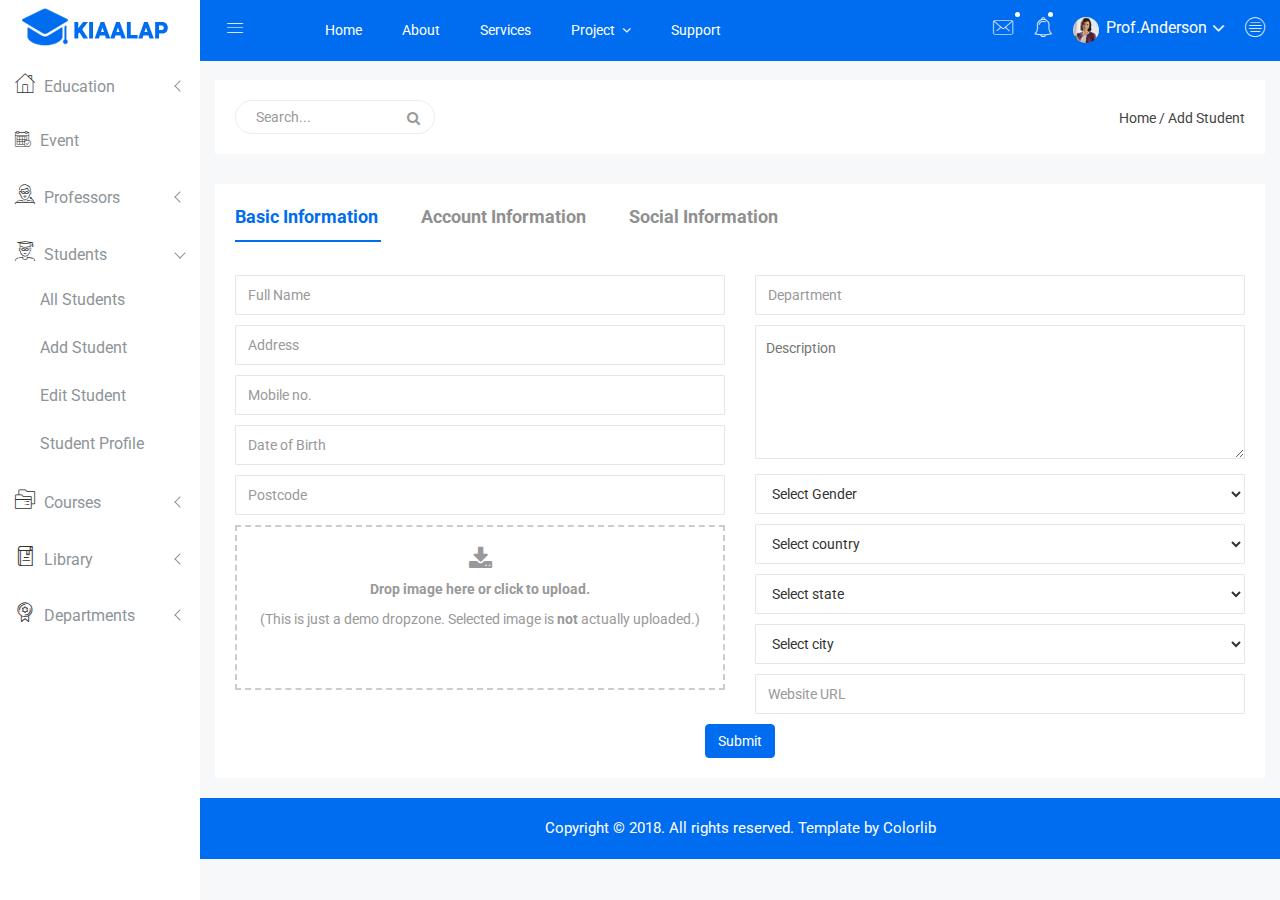
<file: kiaalap-master/add-student.html>
<!doctype html>
<html class="no-js" lang="en">

<head>
    <meta charset="utf-8">
    <meta http-equiv="x-ua-compatible" content="ie=edge">
    <title>Add Student | Kiaalap - Kiaalap Admin Template</title>
    <meta name="description" content="">
    <meta name="viewport" content="width=device-width, initial-scale=1">
    <!-- favicon
		============================================ -->
    <link rel="shortcut icon" type="image/x-icon" href="img/favicon.ico">
    <!-- Google Fonts
		============================================ -->
    <link href="https://fonts.googleapis.com/css?family=Roboto:100,300,400,700,900" rel="stylesheet">
    <!-- Bootstrap CSS
		============================================ -->
    <link rel="stylesheet" href="css/bootstrap.min.css">
    <!-- Bootstrap CSS
		============================================ -->
    <link rel="stylesheet" href="css/font-awesome.min.css">
    <!-- owl.carousel CSS
		============================================ -->
    <link rel="stylesheet" href="css/owl.carousel.css">
    <link rel="stylesheet" href="css/owl.theme.css">
    <link rel="stylesheet" href="css/owl.transitions.css">
    <!-- animate CSS
		============================================ -->
    <link rel="stylesheet" href="css/animate.css">
    <!-- normalize CSS
		============================================ -->
    <link rel="stylesheet" href="css/normalize.css">
    <!-- meanmenu icon CSS
		============================================ -->
    <link rel="stylesheet" href="css/meanmenu.min.css">
    <!-- main CSS
		============================================ -->
    <link rel="stylesheet" href="css/main.css">
    <!-- educate icon CSS
		============================================ -->
    <link rel="stylesheet" href="css/educate-custon-icon.css">
    <!-- morrisjs CSS
		============================================ -->
    <link rel="stylesheet" href="css/morrisjs/morris.css">
    <!-- mCustomScrollbar CSS
		============================================ -->
    <link rel="stylesheet" href="css/scrollbar/jquery.mCustomScrollbar.min.css">
    <!-- metisMenu CSS
		============================================ -->
    <link rel="stylesheet" href="css/metisMenu/metisMenu.min.css">
    <link rel="stylesheet" href="css/metisMenu/metisMenu-vertical.css">
    <!-- calendar CSS
		============================================ -->
    <link rel="stylesheet" href="css/calendar/fullcalendar.min.css">
    <link rel="stylesheet" href="css/calendar/fullcalendar.print.min.css">
    <!-- forms CSS
		============================================ -->
    <link rel="stylesheet" href="css/form/all-type-forms.css">
    <!-- dropzone CSS
		============================================ -->
    <link rel="stylesheet" href="css/dropzone/dropzone.css">
    <!-- style CSS
		============================================ -->
    <link rel="stylesheet" href="style.css">
    <!-- responsive CSS
		============================================ -->
    <link rel="stylesheet" href="css/responsive.css">
    <!-- modernizr JS
		============================================ -->
    <script src="js/vendor/modernizr-2.8.3.min.js"></script>
</head>

<body>
    <!--[if lt IE 8]>
		<p class="browserupgrade">You are using an <strong>outdated</strong> browser. Please <a href="http://browsehappy.com/">upgrade your browser</a> to improve your experience.</p>
	<![endif]-->
    <!-- Start Left menu area -->
    <div class="left-sidebar-pro">
        <nav id="sidebar" class="">
            <div class="sidebar-header">
                <a href="index.html"><img class="main-logo" src="img/logo/logo.png" alt="" /></a>
                <strong><a href="index.html"><img src="img/logo/logosn.png" alt="" /></a></strong>
            </div>
            <div class="left-custom-menu-adp-wrap comment-scrollbar">
                <nav class="sidebar-nav left-sidebar-menu-pro">
                    <ul class="metismenu" id="menu1">
                        <li>
                            <a class="has-arrow" href="index.html">
								   <span class="educate-icon educate-home icon-wrap"></span>
								   <span class="mini-click-non">Education</span>
								</a>
                            <ul class="submenu-angle" aria-expanded="true">
                                <li><a title="Dashboard v.1" href="index.html"><span class="mini-sub-pro">Dashboard v.1</span></a></li>
                                <li><a title="Dashboard v.2" href="index-1.html"><span class="mini-sub-pro">Dashboard v.2</span></a></li>
                                <li><a title="Dashboard v.3" href="index-2.html"><span class="mini-sub-pro">Dashboard v.3</span></a></li>
                                <li><a title="Analytics" href="analytics.html"><span class="mini-sub-pro">Analytics</span></a></li>
                                <li><a title="Widgets" href="widgets.html"><span class="mini-sub-pro">Widgets</span></a></li>
                            </ul>
                        </li>
                        <li>
                            <a title="Landing Page" href="events.html" aria-expanded="false"><span class="educate-icon educate-event icon-wrap sub-icon-mg" aria-hidden="true"></span> <span class="mini-click-non">Event</span></a>
                        </li>
                        <li>
                            <a class="has-arrow" href="all-professors.html" aria-expanded="false"><span class="educate-icon educate-professor icon-wrap"></span> <span class="mini-click-non">Professors</span></a>
                            <ul class="submenu-angle" aria-expanded="false">
                                <li><a title="All Professors" href="all-professors.html"><span class="mini-sub-pro">All Professors</span></a></li>
                                <li><a title="Add Professor" href="add-professor.html"><span class="mini-sub-pro">Add Professor</span></a></li>
                                <li><a title="Edit Professor" href="edit-professor.html"><span class="mini-sub-pro">Edit Professor</span></a></li>
                                <li><a title="Professor Profile" href="professor-profile.html"><span class="mini-sub-pro">Professor Profile</span></a></li>
                            </ul>
                        </li>
                        <li class="active">
                            <a class="has-arrow" href="all-students.html" aria-expanded="false"><span class="educate-icon educate-student icon-wrap"></span> <span class="mini-click-non">Students</span></a>
                            <ul class="submenu-angle" aria-expanded="false">
                                <li><a title="All Students" href="all-students.html"><span class="mini-sub-pro">All Students</span></a></li>
                                <li><a title="Add Students" href="add-student.html"><span class="mini-sub-pro">Add Student</span></a></li>
                                <li><a title="Edit Students" href="edit-student.html"><span class="mini-sub-pro">Edit Student</span></a></li>
                                <li><a title="Students Profile" href="student-profile.html"><span class="mini-sub-pro">Student Profile</span></a></li>
                            </ul>
                        </li>
                        <li>
                            <a class="has-arrow" href="all-courses.html" aria-expanded="false"><span class="educate-icon educate-course icon-wrap"></span> <span class="mini-click-non">Courses</span></a>
                            <ul class="submenu-angle" aria-expanded="false">
                                <li><a title="All Courses" href="all-courses.html"><span class="mini-sub-pro">All Courses</span></a></li>
                                <li><a title="Add Courses" href="add-course.html"><span class="mini-sub-pro">Add Course</span></a></li>
                                <li><a title="Edit Courses" href="edit-course.html"><span class="mini-sub-pro">Edit Course</span></a></li>
                                <li><a title="Courses Profile" href="course-info.html"><span class="mini-sub-pro">Courses Info</span></a></li>
                                <li><a title="course Payment" href="course-payment.html"><span class="mini-sub-pro">Courses Payment</span></a></li>
                            </ul>
                        </li>
                        <li>
                            <a class="has-arrow" href="all-courses.html" aria-expanded="false"><span class="educate-icon educate-library icon-wrap"></span> <span class="mini-click-non">Library</span></a>
                            <ul class="submenu-angle" aria-expanded="false">
                                <li><a title="All Library" href="library-assets.html"><span class="mini-sub-pro">Library Assets</span></a></li>
                                <li><a title="Add Library" href="add-library-assets.html"><span class="mini-sub-pro">Add Library Asset</span></a></li>
                                <li><a title="Edit Library" href="edit-library-assets.html"><span class="mini-sub-pro">Edit Library Asset</span></a></li>
                            </ul>
                        </li>
                        <li>
                            <a class="has-arrow" href="all-courses.html" aria-expanded="false"><span class="educate-icon educate-department icon-wrap"></span> <span class="mini-click-non">Departments</span></a>
                            <ul class="submenu-angle" aria-expanded="false">
                                <li><a title="Departments List" href="departments.html"><span class="mini-sub-pro">Departments List</span></a></li>
                                <li><a title="Add Departments" href="add-department.html"><span class="mini-sub-pro">Add Departments</span></a></li>
                                <li><a title="Edit Departments" href="edit-department.html"><span class="mini-sub-pro">Edit Departments</span></a></li>
                            </ul>
                        </li>
                        <li>
                            <a class="has-arrow" href="mailbox.html" aria-expanded="false"><span class="educate-icon educate-message icon-wrap"></span> <span class="mini-click-non">Mailbox</span></a>
                            <ul class="submenu-angle" aria-expanded="false">
                                <li><a title="Inbox" href="mailbox.html"><span class="mini-sub-pro">Inbox</span></a></li>
                                <li><a title="View Mail" href="mailbox-view.html"><span class="mini-sub-pro">View Mail</span></a></li>
                                <li><a title="Compose Mail" href="mailbox-compose.html"><span class="mini-sub-pro">Compose Mail</span></a></li>
                            </ul>
                        </li>
                        <li>
                            <a class="has-arrow" href="mailbox.html" aria-expanded="false"><span class="educate-icon educate-interface icon-wrap"></span> <span class="mini-click-non">Interface</span></a>
                            <ul class="submenu-angle interface-mini-nb-dp" aria-expanded="false">
                                <li><a title="Google Map" href="google-map.html"><span class="mini-sub-pro">Google Map</span></a></li>
                                <li><a title="Data Maps" href="data-maps.html"><span class="mini-sub-pro">Data Maps</span></a></li>
                                <li><a title="Pdf Viewer" href="pdf-viewer.html"><span class="mini-sub-pro">Pdf Viewer</span></a></li>
                                <li><a title="X-Editable" href="x-editable.html"><span class="mini-sub-pro">X-Editable</span></a></li>
                                <li><a title="Code Editor" href="code-editor.html"><span class="mini-sub-pro">Code Editor</span></a></li>
                                <li><a title="Tree View" href="tree-view.html"><span class="mini-sub-pro">Tree View</span></a></li>
                                <li><a title="Preloader" href="preloader.html"><span class="mini-sub-pro">Preloader</span></a></li>
                                <li><a title="Images Cropper" href="images-cropper.html"><span class="mini-sub-pro">Images Cropper</span></a></li>
                            </ul>
                        </li>
                        <li>
                            <a class="has-arrow" href="mailbox.html" aria-expanded="false"><span class="educate-icon educate-charts icon-wrap"></span> <span class="mini-click-non">Charts</span></a>
                            <ul class="submenu-angle chart-mini-nb-dp" aria-expanded="false">
                                <li><a title="Bar Charts" href="bar-charts.html"><span class="mini-sub-pro">Bar Charts</span></a></li>
                                <li><a title="Line Charts" href="line-charts.html"><span class="mini-sub-pro">Line Charts</span></a></li>
                                <li><a title="Area Charts" href="area-charts.html"><span class="mini-sub-pro">Area Charts</span></a></li>
                                <li><a title="Rounded Charts" href="rounded-chart.html"><span class="mini-sub-pro">Rounded Charts</span></a></li>
                                <li><a title="C3 Charts" href="c3.html"><span class="mini-sub-pro">C3 Charts</span></a></li>
                                <li><a title="Sparkline Charts" href="sparkline.html"><span class="mini-sub-pro">Sparkline Charts</span></a></li>
                                <li><a title="Peity Charts" href="peity.html"><span class="mini-sub-pro">Peity Charts</span></a></li>
                            </ul>
                        </li>
                        <li>
                            <a class="has-arrow" href="mailbox.html" aria-expanded="false"><span class="educate-icon educate-data-table icon-wrap"></span> <span class="mini-click-non">Data Tables</span></a>
                            <ul class="submenu-angle" aria-expanded="false">
                                <li><a title="Peity Charts" href="static-table.html"><span class="mini-sub-pro">Static Table</span></a></li>
                                <li><a title="Data Table" href="data-table.html"><span class="mini-sub-pro">Data Table</span></a></li>
                            </ul>
                        </li>
                        <li>
                            <a class="has-arrow" href="mailbox.html" aria-expanded="false"><span class="educate-icon educate-form icon-wrap"></span> <span class="mini-click-non">Forms Elements</span></a>
                            <ul class="submenu-angle form-mini-nb-dp" aria-expanded="false">
                                <li><a title="Basic Form Elements" href="basic-form-element.html"><span class="mini-sub-pro">Bc Form Elements</span></a></li>
                                <li><a title="Advance Form Elements" href="advance-form-element.html"><span class="mini-sub-pro">Ad Form Elements</span></a></li>
                                <li><a title="Password Meter" href="password-meter.html"><span class="mini-sub-pro">Password Meter</span></a></li>
                                <li><a title="Multi Upload" href="multi-upload.html"><span class="mini-sub-pro">Multi Upload</span></a></li>
                                <li><a title="Text Editor" href="tinymc.html"><span class="mini-sub-pro">Text Editor</span></a></li>
                                <li><a title="Dual List Box" href="dual-list-box.html"><span class="mini-sub-pro">Dual List Box</span></a></li>
                            </ul>
                        </li>
                        <li>
                            <a class="has-arrow" href="mailbox.html" aria-expanded="false"><span class="educate-icon educate-apps icon-wrap"></span> <span class="mini-click-non">App views</span></a>
                            <ul class="submenu-angle app-mini-nb-dp" aria-expanded="false">
                                <li><a title="Notifications" href="notifications.html"><span class="mini-sub-pro">Notifications</span></a></li>
                                <li><a title="Alerts" href="alerts.html"><span class="mini-sub-pro">Alerts</span></a></li>
                                <li><a title="Modals" href="modals.html"><span class="mini-sub-pro">Modals</span></a></li>
                                <li><a title="Buttons" href="buttons.html"><span class="mini-sub-pro">Buttons</span></a></li>
                                <li><a title="Tabs" href="tabs.html"><span class="mini-sub-pro">Tabs</span></a></li>
                                <li><a title="Accordion" href="accordion.html"><span class="mini-sub-pro">Accordion</span></a></li>
                            </ul>
                        </li>
                        <li id="removable">
                            <a class="has-arrow" href="#" aria-expanded="false"><span class="educate-icon educate-pages icon-wrap"></span> <span class="mini-click-non">Pages</span></a>
                            <ul class="submenu-angle page-mini-nb-dp" aria-expanded="false">
                                <li><a title="Login" href="login.html"><span class="mini-sub-pro">Login</span></a></li>
                                <li><a title="Register" href="register.html"><span class="mini-sub-pro">Register</span></a></li>
                                <li><a title="Lock" href="lock.html"><span class="mini-sub-pro">Lock</span></a></li>
                                <li><a title="Password Recovery" href="password-recovery.html"><span class="mini-sub-pro">Password Recovery</span></a></li>
                                <li><a title="404 Page" href="404.html"><span class="mini-sub-pro">404 Page</span></a></li>
                                <li><a title="500 Page" href="500.html"><span class="mini-sub-pro">500 Page</span></a></li>
                            </ul>
                        </li>
                    </ul>
                </nav>
            </div>
        </nav>
    </div>
    <!-- End Left menu area -->
    <!-- Start Welcome area -->
    <div class="all-content-wrapper">
        <div class="container-fluid">
            <div class="row">
                <div class="col-lg-12 col-md-12 col-sm-12 col-xs-12">
                    <div class="logo-pro">
                        <a href="index.html"><img class="main-logo" src="img/logo/logo.png" alt="" /></a>
                    </div>
                </div>
            </div>
        </div>
        <div class="header-advance-area">
            <div class="header-top-area">
                <div class="container-fluid">
                    <div class="row">
                        <div class="col-lg-12 col-md-12 col-sm-12 col-xs-12">
                            <div class="header-top-wraper">
                                <div class="row">
                                    <div class="col-lg-1 col-md-0 col-sm-1 col-xs-12">
                                        <div class="menu-switcher-pro">
                                            <button type="button" id="sidebarCollapse" class="btn bar-button-pro header-drl-controller-btn btn-info navbar-btn">
													<i class="educate-icon educate-nav"></i>
												</button>
                                        </div>
                                    </div>
                                    <div class="col-lg-6 col-md-7 col-sm-6 col-xs-12">
                                        <div class="header-top-menu tabl-d-n">
                                            <ul class="nav navbar-nav mai-top-nav">
                                                <li class="nav-item"><a href="#" class="nav-link">Home</a>
                                                </li>
                                                <li class="nav-item"><a href="#" class="nav-link">About</a>
                                                </li>
                                                <li class="nav-item"><a href="#" class="nav-link">Services</a>
                                                </li>
                                                <li class="nav-item dropdown res-dis-nn">
                                                    <a href="#" data-toggle="dropdown" role="button" aria-expanded="false" class="nav-link dropdown-toggle">Project <span class="angle-down-topmenu"><i class="fa fa-angle-down"></i></span></a>
                                                    <div role="menu" class="dropdown-menu animated zoomIn">
                                                        <a href="#" class="dropdown-item">Documentation</a>
                                                        <a href="#" class="dropdown-item">Expert Backend</a>
                                                        <a href="#" class="dropdown-item">Expert FrontEnd</a>
                                                        <a href="#" class="dropdown-item">Contact Support</a>
                                                    </div>
                                                </li>
                                                <li class="nav-item"><a href="#" class="nav-link">Support</a>
                                                </li>
                                            </ul>
                                        </div>
                                    </div>
                                    <div class="col-lg-5 col-md-5 col-sm-12 col-xs-12">
                                        <div class="header-right-info">
                                            <ul class="nav navbar-nav mai-top-nav header-right-menu">
                                                <li class="nav-item dropdown">
                                                    <a href="#" data-toggle="dropdown" role="button" aria-expanded="false" class="nav-link dropdown-toggle"><i class="educate-icon educate-message edu-chat-pro" aria-hidden="true"></i><span class="indicator-ms"></span></a>
                                                    <div role="menu" class="author-message-top dropdown-menu animated zoomIn">
                                                        <div class="message-single-top">
                                                            <h1>Message</h1>
                                                        </div>
                                                        <ul class="message-menu">
                                                            <li>
                                                                <a href="#">
                                                                    <div class="message-img">
                                                                        <img src="img/contact/1.jpg" alt="">
                                                                    </div>
                                                                    <div class="message-content">
                                                                        <span class="message-date">16 Sept</span>
                                                                        <h2>Advanda Cro</h2>
                                                                        <p>Please done this project as soon possible.</p>
                                                                    </div>
                                                                </a>
                                                            </li>
                                                            <li>
                                                                <a href="#">
                                                                    <div class="message-img">
                                                                        <img src="img/contact/4.jpg" alt="">
                                                                    </div>
                                                                    <div class="message-content">
                                                                        <span class="message-date">16 Sept</span>
                                                                        <h2>Sulaiman din</h2>
                                                                        <p>Please done this project as soon possible.</p>
                                                                    </div>
                                                                </a>
                                                            </li>
                                                            <li>
                                                                <a href="#">
                                                                    <div class="message-img">
                                                                        <img src="img/contact/3.jpg" alt="">
                                                                    </div>
                                                                    <div class="message-content">
                                                                        <span class="message-date">16 Sept</span>
                                                                        <h2>Victor Jara</h2>
                                                                        <p>Please done this project as soon possible.</p>
                                                                    </div>
                                                                </a>
                                                            </li>
                                                            <li>
                                                                <a href="#">
                                                                    <div class="message-img">
                                                                        <img src="img/contact/2.jpg" alt="">
                                                                    </div>
                                                                    <div class="message-content">
                                                                        <span class="message-date">16 Sept</span>
                                                                        <h2>Victor Jara</h2>
                                                                        <p>Please done this project as soon possible.</p>
                                                                    </div>
                                                                </a>
                                                            </li>
                                                        </ul>
                                                        <div class="message-view">
                                                            <a href="#">View All Messages</a>
                                                        </div>
                                                    </div>
                                                </li>
                                                <li class="nav-item"><a href="#" data-toggle="dropdown" role="button" aria-expanded="false" class="nav-link dropdown-toggle"><i class="educate-icon educate-bell" aria-hidden="true"></i><span class="indicator-nt"></span></a>
                                                    <div role="menu" class="notification-author dropdown-menu animated zoomIn">
                                                        <div class="notification-single-top">
                                                            <h1>Notifications</h1>
                                                        </div>
                                                        <ul class="notification-menu">
                                                            <li>
                                                                <a href="#">
                                                                    <div class="notification-icon">
                                                                        <i class="educate-icon educate-checked edu-checked-pro admin-check-pro" aria-hidden="true"></i>
                                                                    </div>
                                                                    <div class="notification-content">
                                                                        <span class="notification-date">16 Sept</span>
                                                                        <h2>Advanda Cro</h2>
                                                                        <p>Please done this project as soon possible.</p>
                                                                    </div>
                                                                </a>
                                                            </li>
                                                            <li>
                                                                <a href="#">
                                                                    <div class="notification-icon">
                                                                        <i class="fa fa-cloud edu-cloud-computing-down" aria-hidden="true"></i>
                                                                    </div>
                                                                    <div class="notification-content">
                                                                        <span class="notification-date">16 Sept</span>
                                                                        <h2>Sulaiman din</h2>
                                                                        <p>Please done this project as soon possible.</p>
                                                                    </div>
                                                                </a>
                                                            </li>
                                                            <li>
                                                                <a href="#">
                                                                    <div class="notification-icon">
                                                                        <i class="fa fa-eraser edu-shield" aria-hidden="true"></i>
                                                                    </div>
                                                                    <div class="notification-content">
                                                                        <span class="notification-date">16 Sept</span>
                                                                        <h2>Victor Jara</h2>
                                                                        <p>Please done this project as soon possible.</p>
                                                                    </div>
                                                                </a>
                                                            </li>
                                                            <li>
                                                                <a href="#">
                                                                    <div class="notification-icon">
                                                                        <i class="fa fa-line-chart edu-analytics-arrow" aria-hidden="true"></i>
                                                                    </div>
                                                                    <div class="notification-content">
                                                                        <span class="notification-date">16 Sept</span>
                                                                        <h2>Victor Jara</h2>
                                                                        <p>Please done this project as soon possible.</p>
                                                                    </div>
                                                                </a>
                                                            </li>
                                                        </ul>
                                                        <div class="notification-view">
                                                            <a href="#">View All Notification</a>
                                                        </div>
                                                    </div>
                                                </li>
                                                <li class="nav-item">
                                                    <a href="#" data-toggle="dropdown" role="button" aria-expanded="false" class="nav-link dropdown-toggle">
															<img src="img/product/pro4.jpg" alt="" />
															<span class="admin-name">Prof.Anderson</span>
															<i class="fa fa-angle-down edu-icon edu-down-arrow"></i>
														</a>
                                                    <ul role="menu" class="dropdown-header-top author-log dropdown-menu animated zoomIn">
                                                        <li><a href="#"><span class="edu-icon edu-home-admin author-log-ic"></span>My Account</a>
                                                        </li>
                                                        <li><a href="#"><span class="edu-icon edu-user-rounded author-log-ic"></span>My Profile</a>
                                                        </li>
                                                        <li><a href="#"><span class="edu-icon edu-money author-log-ic"></span>User Billing</a>
                                                        </li>
                                                        <li><a href="#"><span class="edu-icon edu-settings author-log-ic"></span>Settings</a>
                                                        </li>
                                                        <li><a href="#"><span class="edu-icon edu-locked author-log-ic"></span>Log Out</a>
                                                        </li>
                                                    </ul>
                                                </li>
                                                <li class="nav-item nav-setting-open"><a href="#" data-toggle="dropdown" role="button" aria-expanded="false" class="nav-link dropdown-toggle"><i class="educate-icon educate-menu"></i></a>

                                                    <div role="menu" class="admintab-wrap menu-setting-wrap menu-setting-wrap-bg dropdown-menu animated zoomIn">
                                                        <ul class="nav nav-tabs custon-set-tab">
                                                            <li class="active"><a data-toggle="tab" href="#Notes">Notes</a>
                                                            </li>
                                                            <li><a data-toggle="tab" href="#Projects">Projects</a>
                                                            </li>
                                                            <li><a data-toggle="tab" href="#Settings">Settings</a>
                                                            </li>
                                                        </ul>

                                                        <div class="tab-content custom-bdr-nt">
                                                            <div id="Notes" class="tab-pane fade in active">
                                                                <div class="notes-area-wrap">
                                                                    <div class="note-heading-indicate">
                                                                        <h2><i class="fa fa-comments-o"></i> Latest Notes</h2>
                                                                        <p>You have 10 new message.</p>
                                                                    </div>
                                                                    <div class="notes-list-area notes-menu-scrollbar">
                                                                        <ul class="notes-menu-list">
                                                                            <li>
                                                                                <a href="#">
                                                                                    <div class="notes-list-flow">
                                                                                        <div class="notes-img">
                                                                                            <img src="img/contact/4.jpg" alt="" />
                                                                                        </div>
                                                                                        <div class="notes-content">
                                                                                            <p> The point of using Lorem Ipsum is that it has a more-or-less normal.</p>
                                                                                            <span>Yesterday 2:45 pm</span>
                                                                                        </div>
                                                                                    </div>
                                                                                </a>
                                                                            </li>
                                                                            <li>
                                                                                <a href="#">
                                                                                    <div class="notes-list-flow">
                                                                                        <div class="notes-img">
                                                                                            <img src="img/contact/1.jpg" alt="" />
                                                                                        </div>
                                                                                        <div class="notes-content">
                                                                                            <p> The point of using Lorem Ipsum is that it has a more-or-less normal.</p>
                                                                                            <span>Yesterday 2:45 pm</span>
                                                                                        </div>
                                                                                    </div>
                                                                                </a>
                                                                            </li>
                                                                            <li>
                                                                                <a href="#">
                                                                                    <div class="notes-list-flow">
                                                                                        <div class="notes-img">
                                                                                            <img src="img/contact/2.jpg" alt="" />
                                                                                        </div>
                                                                                        <div class="notes-content">
                                                                                            <p> The point of using Lorem Ipsum is that it has a more-or-less normal.</p>
                                                                                            <span>Yesterday 2:45 pm</span>
                                                                                        </div>
                                                                                    </div>
                                                                                </a>
                                                                            </li>
                                                                            <li>
                                                                                <a href="#">
                                                                                    <div class="notes-list-flow">
                                                                                        <div class="notes-img">
                                                                                            <img src="img/contact/3.jpg" alt="" />
                                                                                        </div>
                                                                                        <div class="notes-content">
                                                                                            <p> The point of using Lorem Ipsum is that it has a more-or-less normal.</p>
                                                                                            <span>Yesterday 2:45 pm</span>
                                                                                        </div>
                                                                                    </div>
                                                                                </a>
                                                                            </li>
                                                                            <li>
                                                                                <a href="#">
                                                                                    <div class="notes-list-flow">
                                                                                        <div class="notes-img">
                                                                                            <img src="img/contact/4.jpg" alt="" />
                                                                                        </div>
                                                                                        <div class="notes-content">
                                                                                            <p> The point of using Lorem Ipsum is that it has a more-or-less normal.</p>
                                                                                            <span>Yesterday 2:45 pm</span>
                                                                                        </div>
                                                                                    </div>
                                                                                </a>
                                                                            </li>
                                                                            <li>
                                                                                <a href="#">
                                                                                    <div class="notes-list-flow">
                                                                                        <div class="notes-img">
                                                                                            <img src="img/contact/1.jpg" alt="" />
                                                                                        </div>
                                                                                        <div class="notes-content">
                                                                                            <p> The point of using Lorem Ipsum is that it has a more-or-less normal.</p>
                                                                                            <span>Yesterday 2:45 pm</span>
                                                                                        </div>
                                                                                    </div>
                                                                                </a>
                                                                            </li>
                                                                            <li>
                                                                                <a href="#">
                                                                                    <div class="notes-list-flow">
                                                                                        <div class="notes-img">
                                                                                            <img src="img/contact/2.jpg" alt="" />
                                                                                        </div>
                                                                                        <div class="notes-content">
                                                                                            <p> The point of using Lorem Ipsum is that it has a more-or-less normal.</p>
                                                                                            <span>Yesterday 2:45 pm</span>
                                                                                        </div>
                                                                                    </div>
                                                                                </a>
                                                                            </li>
                                                                            <li>
                                                                                <a href="#">
                                                                                    <div class="notes-list-flow">
                                                                                        <div class="notes-img">
                                                                                            <img src="img/contact/1.jpg" alt="" />
                                                                                        </div>
                                                                                        <div class="notes-content">
                                                                                            <p> The point of using Lorem Ipsum is that it has a more-or-less normal.</p>
                                                                                            <span>Yesterday 2:45 pm</span>
                                                                                        </div>
                                                                                    </div>
                                                                                </a>
                                                                            </li>
                                                                            <li>
                                                                                <a href="#">
                                                                                    <div class="notes-list-flow">
                                                                                        <div class="notes-img">
                                                                                            <img src="img/contact/2.jpg" alt="" />
                                                                                        </div>
                                                                                        <div class="notes-content">
                                                                                            <p> The point of using Lorem Ipsum is that it has a more-or-less normal.</p>
                                                                                            <span>Yesterday 2:45 pm</span>
                                                                                        </div>
                                                                                    </div>
                                                                                </a>
                                                                            </li>
                                                                            <li>
                                                                                <a href="#">
                                                                                    <div class="notes-list-flow">
                                                                                        <div class="notes-img">
                                                                                            <img src="img/contact/3.jpg" alt="" />
                                                                                        </div>
                                                                                        <div class="notes-content">
                                                                                            <p> The point of using Lorem Ipsum is that it has a more-or-less normal.</p>
                                                                                            <span>Yesterday 2:45 pm</span>
                                                                                        </div>
                                                                                    </div>
                                                                                </a>
                                                                            </li>
                                                                        </ul>
                                                                    </div>
                                                                </div>
                                                            </div>
                                                            <div id="Projects" class="tab-pane fade">
                                                                <div class="projects-settings-wrap">
                                                                    <div class="note-heading-indicate">
                                                                        <h2><i class="fa fa-cube"></i> Latest projects</h2>
                                                                        <p> You have 20 projects. 5 not completed.</p>
                                                                    </div>
                                                                    <div class="project-st-list-area project-st-menu-scrollbar">
                                                                        <ul class="projects-st-menu-list">
                                                                            <li>
                                                                                <a href="#">
                                                                                    <div class="project-list-flow">
                                                                                        <div class="projects-st-heading">
                                                                                            <h2>Web Development</h2>
                                                                                            <p> The point of using Lorem Ipsum is that it has a more or less normal.</p>
                                                                                            <span class="project-st-time">1 hours ago</span>
                                                                                        </div>
                                                                                        <div class="projects-st-content">
                                                                                            <p>Completion with: 28%</p>
                                                                                            <div class="progress progress-mini">
                                                                                                <div style="width: 28%;" class="progress-bar progress-bar-danger hd-tp-1"></div>
                                                                                            </div>
                                                                                            <p>Project end: 4:00 pm - 12.06.2014</p>
                                                                                        </div>
                                                                                    </div>
                                                                                </a>
                                                                            </li>
                                                                            <li>
                                                                                <a href="#">
                                                                                    <div class="project-list-flow">
                                                                                        <div class="projects-st-heading">
                                                                                            <h2>Software Development</h2>
                                                                                            <p> The point of using Lorem Ipsum is that it has a more or less normal.</p>
                                                                                            <span class="project-st-time">2 hours ago</span>
                                                                                        </div>
                                                                                        <div class="projects-st-content project-rating-cl">
                                                                                            <p>Completion with: 68%</p>
                                                                                            <div class="progress progress-mini">
                                                                                                <div style="width: 68%;" class="progress-bar hd-tp-2"></div>
                                                                                            </div>
                                                                                            <p>Project end: 4:00 pm - 12.06.2014</p>
                                                                                        </div>
                                                                                    </div>
                                                                                </a>
                                                                            </li>
                                                                            <li>
                                                                                <a href="#">
                                                                                    <div class="project-list-flow">
                                                                                        <div class="projects-st-heading">
                                                                                            <h2>Graphic Design</h2>
                                                                                            <p> The point of using Lorem Ipsum is that it has a more or less normal.</p>
                                                                                            <span class="project-st-time">3 hours ago</span>
                                                                                        </div>
                                                                                        <div class="projects-st-content">
                                                                                            <p>Completion with: 78%</p>
                                                                                            <div class="progress progress-mini">
                                                                                                <div style="width: 78%;" class="progress-bar hd-tp-3"></div>
                                                                                            </div>
                                                                                            <p>Project end: 4:00 pm - 12.06.2014</p>
                                                                                        </div>
                                                                                    </div>
                                                                                </a>
                                                                            </li>
                                                                            <li>
                                                                                <a href="#">
                                                                                    <div class="project-list-flow">
                                                                                        <div class="projects-st-heading">
                                                                                            <h2>Web Design</h2>
                                                                                            <p> The point of using Lorem Ipsum is that it has a more or less normal.</p>
                                                                                            <span class="project-st-time">4 hours ago</span>
                                                                                        </div>
                                                                                        <div class="projects-st-content project-rating-cl2">
                                                                                            <p>Completion with: 38%</p>
                                                                                            <div class="progress progress-mini">
                                                                                                <div style="width: 38%;" class="progress-bar progress-bar-danger hd-tp-4"></div>
                                                                                            </div>
                                                                                            <p>Project end: 4:00 pm - 12.06.2014</p>
                                                                                        </div>
                                                                                    </div>
                                                                                </a>
                                                                            </li>
                                                                            <li>
                                                                                <a href="#">
                                                                                    <div class="project-list-flow">
                                                                                        <div class="projects-st-heading">
                                                                                            <h2>Business Card</h2>
                                                                                            <p> The point of using Lorem Ipsum is that it has a more or less normal.</p>
                                                                                            <span class="project-st-time">5 hours ago</span>
                                                                                        </div>
                                                                                        <div class="projects-st-content">
                                                                                            <p>Completion with: 28%</p>
                                                                                            <div class="progress progress-mini">
                                                                                                <div style="width: 28%;" class="progress-bar progress-bar-danger hd-tp-5"></div>
                                                                                            </div>
                                                                                            <p>Project end: 4:00 pm - 12.06.2014</p>
                                                                                        </div>
                                                                                    </div>
                                                                                </a>
                                                                            </li>
                                                                            <li>
                                                                                <a href="#">
                                                                                    <div class="project-list-flow">
                                                                                        <div class="projects-st-heading">
                                                                                            <h2>Ecommerce Business</h2>
                                                                                            <p> The point of using Lorem Ipsum is that it has a more or less normal.</p>
                                                                                            <span class="project-st-time">6 hours ago</span>
                                                                                        </div>
                                                                                        <div class="projects-st-content project-rating-cl">
                                                                                            <p>Completion with: 68%</p>
                                                                                            <div class="progress progress-mini">
                                                                                                <div style="width: 68%;" class="progress-bar hd-tp-6"></div>
                                                                                            </div>
                                                                                            <p>Project end: 4:00 pm - 12.06.2014</p>
                                                                                        </div>
                                                                                    </div>
                                                                                </a>
                                                                            </li>
                                                                            <li>
                                                                                <a href="#">
                                                                                    <div class="project-list-flow">
                                                                                        <div class="projects-st-heading">
                                                                                            <h2>Woocommerce Plugin</h2>
                                                                                            <p> The point of using Lorem Ipsum is that it has a more or less normal.</p>
                                                                                            <span class="project-st-time">7 hours ago</span>
                                                                                        </div>
                                                                                        <div class="projects-st-content">
                                                                                            <p>Completion with: 78%</p>
                                                                                            <div class="progress progress-mini">
                                                                                                <div style="width: 78%;" class="progress-bar"></div>
                                                                                            </div>
                                                                                            <p>Project end: 4:00 pm - 12.06.2014</p>
                                                                                        </div>
                                                                                    </div>
                                                                                </a>
                                                                            </li>
                                                                            <li>
                                                                                <a href="#">
                                                                                    <div class="project-list-flow">
                                                                                        <div class="projects-st-heading">
                                                                                            <h2>Wordpress Theme</h2>
                                                                                            <p> The point of using Lorem Ipsum is that it has a more or less normal.</p>
                                                                                            <span class="project-st-time">9 hours ago</span>
                                                                                        </div>
                                                                                        <div class="projects-st-content project-rating-cl2">
                                                                                            <p>Completion with: 38%</p>
                                                                                            <div class="progress progress-mini">
                                                                                                <div style="width: 38%;" class="progress-bar progress-bar-danger"></div>
                                                                                            </div>
                                                                                            <p>Project end: 4:00 pm - 12.06.2014</p>
                                                                                        </div>
                                                                                    </div>
                                                                                </a>
                                                                            </li>
                                                                        </ul>
                                                                    </div>
                                                                </div>
                                                            </div>
                                                            <div id="Settings" class="tab-pane fade">
                                                                <div class="setting-panel-area">
                                                                    <div class="note-heading-indicate">
                                                                        <h2><i class="fa fa-gears"></i> Settings Panel</h2>
                                                                        <p> You have 20 Settings. 5 not completed.</p>
                                                                    </div>
                                                                    <ul class="setting-panel-list">
                                                                        <li>
                                                                            <div class="checkbox-setting-pro">
                                                                                <div class="checkbox-title-pro">
                                                                                    <h2>Show notifications</h2>
                                                                                    <div class="ts-custom-check">
                                                                                        <div class="onoffswitch">
                                                                                            <input type="checkbox" name="collapsemenu" class="onoffswitch-checkbox" id="example">
                                                                                            <label class="onoffswitch-label" for="example">
																									<span class="onoffswitch-inner"></span>
																									<span class="onoffswitch-switch"></span>
																								</label>
                                                                                        </div>
                                                                                    </div>
                                                                                </div>
                                                                            </div>
                                                                        </li>
                                                                        <li>
                                                                            <div class="checkbox-setting-pro">
                                                                                <div class="checkbox-title-pro">
                                                                                    <h2>Disable Chat</h2>
                                                                                    <div class="ts-custom-check">
                                                                                        <div class="onoffswitch">
                                                                                            <input type="checkbox" name="collapsemenu" class="onoffswitch-checkbox" id="example3">
                                                                                            <label class="onoffswitch-label" for="example3">
																									<span class="onoffswitch-inner"></span>
																									<span class="onoffswitch-switch"></span>
																								</label>
                                                                                        </div>
                                                                                    </div>
                                                                                </div>
                                                                            </div>
                                                                        </li>
                                                                        <li>
                                                                            <div class="checkbox-setting-pro">
                                                                                <div class="checkbox-title-pro">
                                                                                    <h2>Enable history</h2>
                                                                                    <div class="ts-custom-check">
                                                                                        <div class="onoffswitch">
                                                                                            <input type="checkbox" name="collapsemenu" class="onoffswitch-checkbox" id="example4">
                                                                                            <label class="onoffswitch-label" for="example4">
																									<span class="onoffswitch-inner"></span>
																									<span class="onoffswitch-switch"></span>
																								</label>
                                                                                        </div>
                                                                                    </div>
                                                                                </div>
                                                                            </div>
                                                                        </li>
                                                                        <li>
                                                                            <div class="checkbox-setting-pro">
                                                                                <div class="checkbox-title-pro">
                                                                                    <h2>Show charts</h2>
                                                                                    <div class="ts-custom-check">
                                                                                        <div class="onoffswitch">
                                                                                            <input type="checkbox" name="collapsemenu" class="onoffswitch-checkbox" id="example7">
                                                                                            <label class="onoffswitch-label" for="example7">
																									<span class="onoffswitch-inner"></span>
																									<span class="onoffswitch-switch"></span>
																								</label>
                                                                                        </div>
                                                                                    </div>
                                                                                </div>
                                                                            </div>
                                                                        </li>
                                                                        <li>
                                                                            <div class="checkbox-setting-pro">
                                                                                <div class="checkbox-title-pro">
                                                                                    <h2>Update everyday</h2>
                                                                                    <div class="ts-custom-check">
                                                                                        <div class="onoffswitch">
                                                                                            <input type="checkbox" name="collapsemenu" checked="" class="onoffswitch-checkbox" id="example2">
                                                                                            <label class="onoffswitch-label" for="example2">
																									<span class="onoffswitch-inner"></span>
																									<span class="onoffswitch-switch"></span>
																								</label>
                                                                                        </div>
                                                                                    </div>
                                                                                </div>
                                                                            </div>
                                                                        </li>
                                                                        <li>
                                                                            <div class="checkbox-setting-pro">
                                                                                <div class="checkbox-title-pro">
                                                                                    <h2>Global search</h2>
                                                                                    <div class="ts-custom-check">
                                                                                        <div class="onoffswitch">
                                                                                            <input type="checkbox" name="collapsemenu" checked="" class="onoffswitch-checkbox" id="example6">
                                                                                            <label class="onoffswitch-label" for="example6">
																									<span class="onoffswitch-inner"></span>
																									<span class="onoffswitch-switch"></span>
																								</label>
                                                                                        </div>
                                                                                    </div>
                                                                                </div>
                                                                            </div>
                                                                        </li>
                                                                        <li>
                                                                            <div class="checkbox-setting-pro">
                                                                                <div class="checkbox-title-pro">
                                                                                    <h2>Offline users</h2>
                                                                                    <div class="ts-custom-check">
                                                                                        <div class="onoffswitch">
                                                                                            <input type="checkbox" name="collapsemenu" checked="" class="onoffswitch-checkbox" id="example5">
                                                                                            <label class="onoffswitch-label" for="example5">
																									<span class="onoffswitch-inner"></span>
																									<span class="onoffswitch-switch"></span>
																								</label>
                                                                                        </div>
                                                                                    </div>
                                                                                </div>
                                                                            </div>
                                                                        </li>
                                                                    </ul>

                                                                </div>
                                                            </div>
                                                        </div>
                                                    </div>
                                                </li>
                                            </ul>
                                        </div>
                                    </div>
                                </div>
                            </div>
                        </div>
                    </div>
                </div>
            </div>
            <!-- Mobile Menu start -->
            <div class="mobile-menu-area">
                <div class="container">
                    <div class="row">
                        <div class="col-lg-12 col-md-12 col-sm-12 col-xs-12">
                            <div class="mobile-menu">
                                <nav id="dropdown">
                                    <ul class="mobile-menu-nav">
                                        <li><a data-toggle="collapse" data-target="#Charts" href="#">Home <span class="admin-project-icon edu-icon edu-down-arrow"></span></a>
                                            <ul class="collapse dropdown-header-top">
                                                <li><a href="index.html">Dashboard v.1</a></li>
                                                <li><a href="index-1.html">Dashboard v.2</a></li>
                                                <li><a href="index-3.html">Dashboard v.3</a></li>
                                                <li><a href="analytics.html">Analytics</a></li>
                                                <li><a href="widgets.html">Widgets</a></li>
                                            </ul>
                                        </li>
                                        <li><a href="events.html">Event</a></li>
                                        <li><a data-toggle="collapse" data-target="#demoevent" href="#">Professors <span class="admin-project-icon edu-icon edu-down-arrow"></span></a>
                                            <ul id="demoevent" class="collapse dropdown-header-top">
                                                <li><a href="all-professors.html">All Professors</a>
                                                </li>
                                                <li><a href="add-professor.html">Add Professor</a>
                                                </li>
                                                <li><a href="edit-professor.html">Edit Professor</a>
                                                </li>
                                                <li><a href="professor-profile.html">Professor Profile</a>
                                                </li>
                                            </ul>
                                        </li>
                                        <li><a data-toggle="collapse" data-target="#demopro" href="#">Students <span class="admin-project-icon edu-icon edu-down-arrow"></span></a>
                                            <ul id="demopro" class="collapse dropdown-header-top">
                                                <li><a href="all-students.html">All Students</a>
                                                </li>
                                                <li><a href="add-student.html">Add Student</a>
                                                </li>
                                                <li><a href="edit-student.html">Edit Student</a>
                                                </li>
                                                <li><a href="student-profile.html">Student Profile</a>
                                                </li>
                                            </ul>
                                        </li>
                                        <li><a data-toggle="collapse" data-target="#democrou" href="#">Courses <span class="admin-project-icon edu-icon edu-down-arrow"></span></a>
                                            <ul id="democrou" class="collapse dropdown-header-top">
                                                <li><a href="all-courses.html">All Courses</a>
                                                </li>
                                                <li><a href="add-course.html">Add Course</a>
                                                </li>
                                                <li><a href="edit-course.html">Edit Course</a>
                                                </li>
                                                <li><a href="course-profile.html">Courses Info</a>
                                                </li>
                                                <li><a href="course-payment.html">Courses Payment</a>
                                                </li>
                                            </ul>
                                        </li>
                                        <li><a data-toggle="collapse" data-target="#demolibra" href="#">Library <span class="admin-project-icon edu-icon edu-down-arrow"></span></a>
                                            <ul id="demolibra" class="collapse dropdown-header-top">
                                                <li><a href="library-assets.html">Library Assets</a>
                                                </li>
                                                <li><a href="add-library-assets.html">Add Library Asset</a>
                                                </li>
                                                <li><a href="edit-library-assets.html">Edit Library Asset</a>
                                                </li>
                                            </ul>
                                        </li>
                                        <li><a data-toggle="collapse" data-target="#demodepart" href="#">Departments <span class="admin-project-icon edu-icon edu-down-arrow"></span></a>
                                            <ul id="demodepart" class="collapse dropdown-header-top">
                                                <li><a href="departments.html">Departments List</a>
                                                </li>
                                                <li><a href="add-department.html">Add Departments</a>
                                                </li>
                                                <li><a href="edit-department.html">Edit Departments</a>
                                                </li>
                                            </ul>
                                        </li>
                                        <li><a data-toggle="collapse" data-target="#demomi" href="#">Mailbox <span class="admin-project-icon edu-icon edu-down-arrow"></span></a>
                                            <ul id="demomi" class="collapse dropdown-header-top">
                                                <li><a href="mailbox.html">Inbox</a>
                                                </li>
                                                <li><a href="mailbox-view.html">View Mail</a>
                                                </li>
                                                <li><a href="mailbox-compose.html">Compose Mail</a>
                                                </li>
                                            </ul>
                                        </li>
                                        <li><a data-toggle="collapse" data-target="#Miscellaneousmob" href="#">Interface <span class="admin-project-icon edu-icon edu-down-arrow"></span></a>
                                            <ul id="Miscellaneousmob" class="collapse dropdown-header-top">
                                                <li><a href="google-map.html">Google Map</a>
                                                </li>
                                                <li><a href="data-maps.html">Data Maps</a>
                                                </li>
                                                <li><a href="pdf-viewer.html">Pdf Viewer</a>
                                                </li>
                                                <li><a href="x-editable.html">X-Editable</a>
                                                </li>
                                                <li><a href="code-editor.html">Code Editor</a>
                                                </li>
                                                <li><a href="tree-view.html">Tree View</a>
                                                </li>
                                                <li><a href="preloader.html">Preloader</a>
                                                </li>
                                                <li><a href="images-cropper.html">Images Cropper</a>
                                                </li>
                                            </ul>
                                        </li>
                                        <li><a data-toggle="collapse" data-target="#Chartsmob" href="#">Charts <span class="admin-project-icon edu-icon edu-down-arrow"></span></a>
                                            <ul id="Chartsmob" class="collapse dropdown-header-top">
                                                <li><a href="bar-charts.html">Bar Charts</a>
                                                </li>
                                                <li><a href="line-charts.html">Line Charts</a>
                                                </li>
                                                <li><a href="area-charts.html">Area Charts</a>
                                                </li>
                                                <li><a href="rounded-chart.html">Rounded Charts</a>
                                                </li>
                                                <li><a href="c3.html">C3 Charts</a>
                                                </li>
                                                <li><a href="sparkline.html">Sparkline Charts</a>
                                                </li>
                                                <li><a href="peity.html">Peity Charts</a>
                                                </li>
                                            </ul>
                                        </li>
                                        <li><a data-toggle="collapse" data-target="#Tablesmob" href="#">Tables <span class="admin-project-icon edu-icon edu-down-arrow"></span></a>
                                            <ul id="Tablesmob" class="collapse dropdown-header-top">
                                                <li><a href="static-table.html">Static Table</a>
                                                </li>
                                                <li><a href="data-table.html">Data Table</a>
                                                </li>
                                            </ul>
                                        </li>
                                        <li><a data-toggle="collapse" data-target="#formsmob" href="#">Forms <span class="admin-project-icon edu-icon edu-down-arrow"></span></a>
                                            <ul id="formsmob" class="collapse dropdown-header-top">
                                                <li><a href="basic-form-element.html">Basic Form Elements</a>
                                                </li>
                                                <li><a href="advance-form-element.html">Advanced Form Elements</a>
                                                </li>
                                                <li><a href="password-meter.html">Password Meter</a>
                                                </li>
                                                <li><a href="multi-upload.html">Multi Upload</a>
                                                </li>
                                                <li><a href="tinymc.html">Text Editor</a>
                                                </li>
                                                <li><a href="dual-list-box.html">Dual List Box</a>
                                                </li>
                                            </ul>
                                        </li>
                                        <li><a data-toggle="collapse" data-target="#Appviewsmob" href="#">App views <span class="admin-project-icon edu-icon edu-down-arrow"></span></a>
                                            <ul id="Appviewsmob" class="collapse dropdown-header-top">
                                                <li><a href="basic-form-element.html">Basic Form Elements</a>
                                                </li>
                                                <li><a href="advance-form-element.html">Advanced Form Elements</a>
                                                </li>
                                                <li><a href="password-meter.html">Password Meter</a>
                                                </li>
                                                <li><a href="multi-upload.html">Multi Upload</a>
                                                </li>
                                                <li><a href="tinymc.html">Text Editor</a>
                                                </li>
                                                <li><a href="dual-list-box.html">Dual List Box</a>
                                                </li>
                                            </ul>
                                        </li>
                                        <li><a data-toggle="collapse" data-target="#Pagemob" href="#">Pages <span class="admin-project-icon edu-icon edu-down-arrow"></span></a>
                                            <ul id="Pagemob" class="collapse dropdown-header-top">
                                                <li><a href="login.html">Login</a>
                                                </li>
                                                <li><a href="register.html">Register</a>
                                                </li>
                                                <li><a href="lock.html">Lock</a>
                                                </li>
                                                <li><a href="password-recovery.html">Password Recovery</a>
                                                </li>
                                                <li><a href="404.html">404 Page</a></li>
                                                <li><a href="500.html">500 Page</a></li>
                                            </ul>
                                        </li>
                                    </ul>
                                </nav>
                            </div>
                        </div>
                    </div>
                </div>
            </div>
            <!-- Mobile Menu end -->
            <div class="breadcome-area">
                <div class="container-fluid">
                    <div class="row">
                        <div class="col-lg-12 col-md-12 col-sm-12 col-xs-12">
                            <div class="breadcome-list single-page-breadcome">
                                <div class="row">
                                    <div class="col-lg-6 col-md-6 col-sm-6 col-xs-12">
                                        <div class="breadcome-heading">
                                            <form role="search" class="sr-input-func">
                                                <input type="text" placeholder="Search..." class="search-int form-control">
                                                <a href="#"><i class="fa fa-search"></i></a>
                                            </form>
                                        </div>
                                    </div>
                                    <div class="col-lg-6 col-md-6 col-sm-6 col-xs-12">
                                        <ul class="breadcome-menu">
                                            <li><a href="#">Home</a> <span class="bread-slash">/</span>
                                            </li>
                                            <li><span class="bread-blod">Add Student</span>
                                            </li>
                                        </ul>
                                    </div>
                                </div>
                            </div>
                        </div>
                    </div>
                </div>
            </div>
        </div>
        <!-- Single pro tab review Start-->
        <div class="single-pro-review-area mt-t-30 mg-b-15">
            <div class="container-fluid">
                <div class="row">
                    <div class="col-lg-12 col-md-12 col-sm-12 col-xs-12">
                        <div class="product-payment-inner-st">
                            <ul id="myTabedu1" class="tab-review-design">
                                <li class="active"><a href="#description">Basic Information</a></li>
                                <li><a href="#reviews"> Account Information</a></li>
                                <li><a href="#INFORMATION">Social Information</a></li>
                            </ul>
                            <div id="myTabContent" class="tab-content custom-product-edit">
                                <div class="product-tab-list tab-pane fade active in" id="description">
                                    <div class="row">
                                        <div class="col-lg-12 col-md-12 col-sm-12 col-xs-12">
                                            <div class="review-content-section">
                                                <div id="dropzone1" class="pro-ad">
                                                    <form action="/upload" class="dropzone dropzone-custom needsclick add-professors" id="demo1-upload">
                                                        <div class="row">
                                                            <div class="col-lg-6 col-md-6 col-sm-6 col-xs-12">
                                                                <div class="form-group">
                                                                    <input name="firstname" type="text" class="form-control" placeholder="Full Name">
                                                                </div>
                                                                <div class="form-group">
                                                                    <input name="address" type="text" class="form-control" placeholder="Address">
                                                                </div>
                                                                <div class="form-group">
                                                                    <input name="mobileno" type="number" class="form-control" placeholder="Mobile no.">
                                                                </div>
                                                                <div class="form-group">
                                                                    <input name="finish" id="finish" type="text" class="form-control" placeholder="Date of Birth">
                                                                </div>
                                                                <div class="form-group">
                                                                    <input name="postcode" id="postcode" type="text" class="form-control" placeholder="Postcode">
                                                                </div>
                                                                <div class="form-group alert-up-pd">
                                                                    <div class="dz-message needsclick download-custom">
                                                                        <i class="fa fa-download edudropnone" aria-hidden="true"></i>
                                                                        <h2 class="edudropnone">Drop image here or click to upload.</h2>
                                                                        <p class="edudropnone"><span class="note needsclick">(This is just a demo dropzone. Selected image is <strong>not</strong> actually uploaded.)</span>
                                                                        </p>
                                                                        <input name="imageico" class="hd-pro-img" type="text" />
                                                                    </div>
                                                                </div>
                                                            </div>
                                                            <div class="col-lg-6 col-md-6 col-sm-6 col-xs-12">
                                                                <div class="form-group">
                                                                    <input name="department" type="text" class="form-control" placeholder="Department">
                                                                </div>
                                                                <div class="form-group res-mg-t-15">
                                                                    <textarea name="description" placeholder="Description"></textarea>
                                                                </div>
                                                                <div class="form-group">
                                                                    <select name="gender" class="form-control">
																		<option value="none" selected="" disabled="">Select Gender</option>
																		<option value="0">Male</option>
																		<option value="1">Female</option>
																	</select>
                                                                </div>
                                                                <div class="form-group">
                                                                    <select name="country" class="form-control">
																			<option value="none" selected="" disabled="">Select country</option>
																			<option value="0">India</option>
																			<option value="1">Pakistan</option>
																			<option value="2">Amerika</option>
																			<option value="3">China</option>
																			<option value="4">Dubai</option>
																			<option value="5">Nepal</option>
																		</select>
                                                                </div>
                                                                <div class="form-group">
                                                                    <select name="state" class="form-control">
																			<option value="none" selected="" disabled="">Select state</option>
																			<option value="0">Gujarat</option>
																			<option value="1">Maharastra</option>
																			<option value="2">Rajastan</option>
																			<option value="3">Maharastra</option>
																			<option value="4">Rajastan</option>
																			<option value="5">Gujarat</option>
																		</select>
                                                                </div>
                                                                <div class="form-group">
                                                                    <select name="city" class="form-control">
																			<option value="none" selected="" disabled="">Select city</option>
																			<option value="0">Surat</option>
																			<option value="1">Baroda</option>
																			<option value="2">Navsari</option>
																			<option value="3">Baroda</option>
																			<option value="4">Surat</option>
																		</select>
                                                                </div>
                                                                <div class="form-group">
                                                                    <input name="website" type="text" class="form-control" placeholder="Website URL">
                                                                </div>
                                                            </div>
                                                        </div>
                                                        <div class="row">
                                                            <div class="col-lg-12">
                                                                <div class="payment-adress">
                                                                    <button type="submit" class="btn btn-primary waves-effect waves-light">Submit</button>
                                                                </div>
                                                            </div>
                                                        </div>
                                                    </form>
                                                </div>
                                            </div>
                                        </div>
                                    </div>
                                </div>
                                <div class="product-tab-list tab-pane fade" id="reviews">
                                    <div class="row">
                                        <div class="col-lg-12 col-md-12 col-sm-12 col-xs-12">
                                            <div class="review-content-section">
                                                <div class="row">
                                                    <div class="col-lg-12 col-md-12 col-sm-12 col-xs-12">
                                                        <div class="devit-card-custom">
                                                            <div class="form-group">
                                                                <input type="text" class="form-control" placeholder="Email">
                                                            </div>
                                                            <div class="form-group">
                                                                <input type="number" class="form-control" placeholder="Phone">
                                                            </div>
                                                            <div class="form-group">
                                                                <input type="password" class="form-control" placeholder="Password">
                                                            </div>
                                                            <div class="form-group">
                                                                <input type="password" class="form-control" placeholder="Confirm Password">
                                                            </div>
                                                            <a href="#!" class="btn btn-primary waves-effect waves-light">Submit</a>
                                                        </div>
                                                    </div>
                                                </div>
                                            </div>
                                        </div>
                                    </div>
                                </div>
                                <div class="product-tab-list tab-pane fade" id="INFORMATION">
                                    <div class="row">
                                        <div class="col-lg-12 col-md-12 col-sm-12 col-xs-12">
                                            <div class="review-content-section">
												<div class="row">
													<div class="col-lg-12">
														<div class="devit-card-custom">
															<div class="form-group">
																<input type="url" class="form-control" placeholder="Facebook URL">
															</div>
															<div class="form-group">
																<input type="url" class="form-control" placeholder="Twitter URL">
															</div>
															<div class="form-group">
																<input type="url" class="form-control" placeholder="Google Plus">
															</div>
															<div class="form-group">
																<input type="url" class="form-control" placeholder="Linkedin URL">
															</div>
															<button type="submit" class="btn btn-primary waves-effect waves-light">Submit</button>
														</div>
													</div>
												</div>
                                            </div>
                                        </div>
                                    </div>
                                </div>
                            </div>
                        </div>
                    </div>
                </div>
            </div>
        </div>
        <div class="footer-copyright-area">
            <div class="container-fluid">
                <div class="row">
                    <div class="col-lg-12 col-md-12 col-sm-12 col-xs-12">
                        <div class="footer-copy-right">
                            <p>Copyright © 2018. All rights reserved. Template by <a href="https://colorlib.com/wp/templates/">Colorlib</a></p>
                        </div>
                    </div>
                </div>
            </div>
        </div>
    </div>

    <!-- jquery
		============================================ -->
    <script src="js/vendor/jquery-1.12.4.min.js"></script>
    <!-- bootstrap JS
		============================================ -->
    <script src="js/bootstrap.min.js"></script>
    <!-- wow JS
		============================================ -->
    <script src="js/wow.min.js"></script>
    <!-- price-slider JS
		============================================ -->
    <script src="js/jquery-price-slider.js"></script>
    <!-- meanmenu JS
		============================================ -->
    <script src="js/jquery.meanmenu.js"></script>
    <!-- owl.carousel JS
		============================================ -->
    <script src="js/owl.carousel.min.js"></script>
    <!-- sticky JS
		============================================ -->
    <script src="js/jquery.sticky.js"></script>
    <!-- scrollUp JS
		============================================ -->
    <script src="js/jquery.scrollUp.min.js"></script>
    <!-- mCustomScrollbar JS
		============================================ -->
    <script src="js/scrollbar/jquery.mCustomScrollbar.concat.min.js"></script>
    <script src="js/scrollbar/mCustomScrollbar-active.js"></script>
    <!-- metisMenu JS
		============================================ -->
    <script src="js/metisMenu/metisMenu.min.js"></script>
    <script src="js/metisMenu/metisMenu-active.js"></script>
    <!-- morrisjs JS
		============================================ -->
    <script src="js/sparkline/jquery.sparkline.min.js"></script>
    <script src="js/sparkline/jquery.charts-sparkline.js"></script>
    <!-- calendar JS
		============================================ -->
    <script src="js/calendar/moment.min.js"></script>
    <script src="js/calendar/fullcalendar.min.js"></script>
    <script src="js/calendar/fullcalendar-active.js"></script>
    <!-- maskedinput JS
		============================================ -->
    <script src="js/jquery.maskedinput.min.js"></script>
    <script src="js/masking-active.js"></script>
    <!-- datepicker JS
		============================================ -->
    <script src="js/datepicker/jquery-ui.min.js"></script>
    <script src="js/datepicker/datepicker-active.js"></script>
    <!-- form validate JS
		============================================ -->
    <script src="js/form-validation/jquery.form.min.js"></script>
    <script src="js/form-validation/jquery.validate.min.js"></script>
    <script src="js/form-validation/form-active.js"></script>
    <!-- dropzone JS
		============================================ -->
    <script src="js/dropzone/dropzone.js"></script>
    <!-- tab JS
		============================================ -->
    <script src="js/tab.js"></script>
    <!-- plugins JS
		============================================ -->
    <script src="js/plugins.js"></script>
    <!-- main JS
		============================================ -->
    <script src="js/main.js"></script>
    <!-- tawk chat JS
		============================================ -->
    <script src="js/tawk-chat.js"></script>
</body>

</html>
</file>
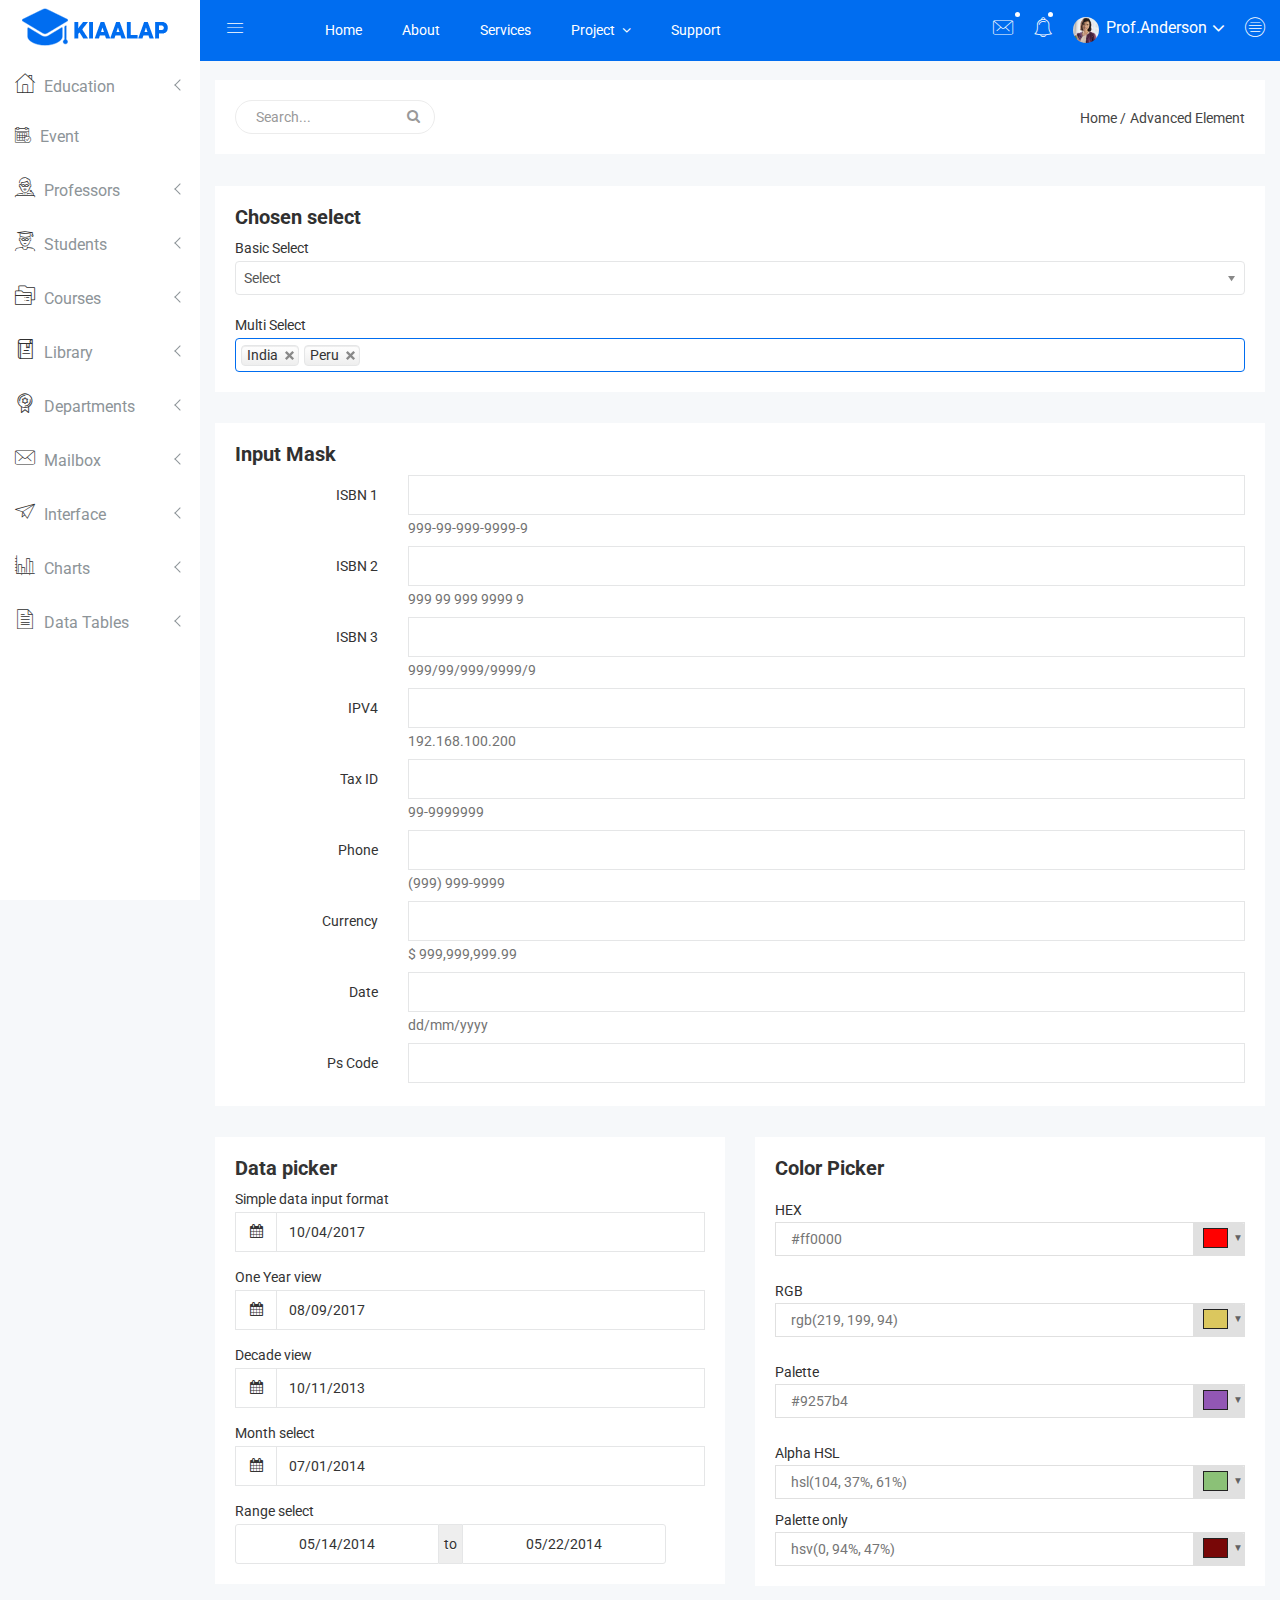
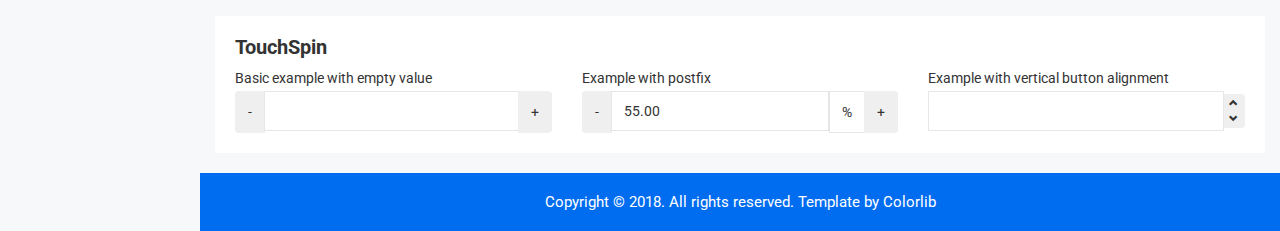
<file: kiaalap-master/advance-form-element.html>
<!doctype html>
<html class="no-js" lang="">

<head>
    <meta charset="utf-8">
    <meta http-equiv="x-ua-compatible" content="ie=edge">
    <title>Advance Form Element | Kiaalap - Kiaalap Admin Template</title>
    <meta name="description" content="">
    <meta name="viewport" content="width=device-width, initial-scale=1">
    <!-- favicon
		============================================ -->
    <link rel="shortcut icon" type="image/x-icon" href="img/favicon.ico">
    <!-- Google Fonts
		============================================ -->
    <link href="https://fonts.googleapis.com/css?family=Roboto:100,300,400,700,900" rel="stylesheet">
    <!-- Bootstrap CSS
		============================================ -->
    <link rel="stylesheet" href="css/bootstrap.min.css">
    <!-- Bootstrap CSS
		============================================ -->
    <link rel="stylesheet" href="css/font-awesome.min.css">
    <!-- owl.carousel CSS
		============================================ -->
    <link rel="stylesheet" href="css/owl.carousel.css">
    <link rel="stylesheet" href="css/owl.theme.css">
    <link rel="stylesheet" href="css/owl.transitions.css">
    <!-- animate CSS
		============================================ -->
    <link rel="stylesheet" href="css/animate.css">
    <!-- normalize CSS
		============================================ -->
    <link rel="stylesheet" href="css/normalize.css">
    <!-- meanmenu icon CSS
		============================================ -->
    <link rel="stylesheet" href="css/meanmenu.min.css">
    <!-- main CSS
		============================================ -->
    <link rel="stylesheet" href="css/main.css">
    <!-- educate icon CSS
		============================================ -->
    <link rel="stylesheet" href="css/educate-custon-icon.css">
    <!-- morrisjs CSS
		============================================ -->
    <link rel="stylesheet" href="css/morrisjs/morris.css">
    <!-- mCustomScrollbar CSS
		============================================ -->
    <link rel="stylesheet" href="css/scrollbar/jquery.mCustomScrollbar.min.css">
    <!-- metisMenu CSS
		============================================ -->
    <link rel="stylesheet" href="css/metisMenu/metisMenu.min.css">
    <link rel="stylesheet" href="css/metisMenu/metisMenu-vertical.css">
    <!-- calendar CSS
		============================================ -->
    <link rel="stylesheet" href="css/calendar/fullcalendar.min.css">
    <link rel="stylesheet" href="css/calendar/fullcalendar.print.min.css">
    <!-- touchspin CSS
		============================================ -->
    <link rel="stylesheet" href="css/touchspin/jquery.bootstrap-touchspin.min.css">
    <!-- datapicker CSS
		============================================ -->
    <link rel="stylesheet" href="css/datapicker/datepicker3.css">
    <!-- forms CSS
		============================================ -->
    <link rel="stylesheet" href="css/form/themesaller-forms.css">
    <!-- colorpicker CSS
		============================================ -->
    <link rel="stylesheet" href="css/colorpicker/colorpicker.css">
    <!-- select2 CSS
		============================================ -->
    <link rel="stylesheet" href="css/select2/select2.min.css">
    <!-- chosen CSS
		============================================ -->
    <link rel="stylesheet" href="css/chosen/bootstrap-chosen.css">
    <!-- ionRangeSlider CSS
		============================================ -->
    <link rel="stylesheet" href="css/ionRangeSlider/ion.rangeSlider.css">
    <link rel="stylesheet" href="css/ionRangeSlider/ion.rangeSlider.skinFlat.css">
    <!-- style CSS
		============================================ -->
    <link rel="stylesheet" href="style.css">
    <!-- responsive CSS
		============================================ -->
    <link rel="stylesheet" href="css/responsive.css">
    <!-- modernizr JS
		============================================ -->
    <script src="js/vendor/modernizr-2.8.3.min.js"></script>
</head>

<body>
    <!--[if lt IE 8]>
		<p class="browserupgrade">You are using an <strong>outdated</strong> browser. Please <a href="http://browsehappy.com/">upgrade your browser</a> to improve your experience.</p>
	<![endif]-->
    <!-- Start Left menu area -->
    <div class="left-sidebar-pro">
        <nav id="sidebar" class="">
            <div class="sidebar-header">
                <a href="index.html"><img class="main-logo" src="img/logo/logo.png" alt="" /></a>
                <strong><a href="index.html"><img src="img/logo/logosn.png" alt="" /></a></strong>
            </div>
            <div class="left-custom-menu-adp-wrap comment-scrollbar">
                <nav class="sidebar-nav left-sidebar-menu-pro">
                    <ul class="metismenu" id="menu1">
                        <li>
                            <a class="has-arrow" href="index.html">
								   <span class="educate-icon educate-home icon-wrap"></span>
								   <span class="mini-click-non">Education</span>
								</a>
                            <ul class="submenu-angle" aria-expanded="true">
                                <li><a title="Dashboard v.1" href="index.html"><span class="mini-sub-pro">Dashboard v.1</span></a></li>
                                <li><a title="Dashboard v.2" href="index-1.html"><span class="mini-sub-pro">Dashboard v.2</span></a></li>
                                <li><a title="Dashboard v.3" href="index-2.html"><span class="mini-sub-pro">Dashboard v.3</span></a></li>
                                <li><a title="Analytics" href="analytics.html"><span class="mini-sub-pro">Analytics</span></a></li>
                                <li><a title="Widgets" href="widgets.html"><span class="mini-sub-pro">Widgets</span></a></li>
                            </ul>
                        </li>
                        <li>
                            <a title="Landing Page" href="events.html" aria-expanded="false"><span class="educate-icon educate-event icon-wrap sub-icon-mg" aria-hidden="true"></span> <span class="mini-click-non">Event</span></a>
                        </li>
                        <li>
                            <a class="has-arrow" href="all-professors.html" aria-expanded="false"><span class="educate-icon educate-professor icon-wrap"></span> <span class="mini-click-non">Professors</span></a>
                            <ul class="submenu-angle" aria-expanded="false">
                                <li><a title="All Professors" href="all-professors.html"><span class="mini-sub-pro">All Professors</span></a></li>
                                <li><a title="Add Professor" href="add-professor.html"><span class="mini-sub-pro">Add Professor</span></a></li>
                                <li><a title="Edit Professor" href="edit-professor.html"><span class="mini-sub-pro">Edit Professor</span></a></li>
                                <li><a title="Professor Profile" href="professor-profile.html"><span class="mini-sub-pro">Professor Profile</span></a></li>
                            </ul>
                        </li>
                        <li>
                            <a class="has-arrow" href="all-students.html" aria-expanded="false"><span class="educate-icon educate-student icon-wrap"></span> <span class="mini-click-non">Students</span></a>
                            <ul class="submenu-angle" aria-expanded="false">
                                <li><a title="All Students" href="all-students.html"><span class="mini-sub-pro">All Students</span></a></li>
                                <li><a title="Add Students" href="add-student.html"><span class="mini-sub-pro">Add Student</span></a></li>
                                <li><a title="Edit Students" href="edit-student.html"><span class="mini-sub-pro">Edit Student</span></a></li>
                                <li><a title="Students Profile" href="student-profile.html"><span class="mini-sub-pro">Student Profile</span></a></li>
                            </ul>
                        </li>
                        <li>
                            <a class="has-arrow" href="all-courses.html" aria-expanded="false"><span class="educate-icon educate-course icon-wrap"></span> <span class="mini-click-non">Courses</span></a>
                            <ul class="submenu-angle" aria-expanded="false">
                                <li><a title="All Courses" href="all-courses.html"><span class="mini-sub-pro">All Courses</span></a></li>
                                <li><a title="Add Courses" href="add-course.html"><span class="mini-sub-pro">Add Course</span></a></li>
                                <li><a title="Edit Courses" href="edit-course.html"><span class="mini-sub-pro">Edit Course</span></a></li>
                                <li><a title="Courses Profile" href="course-info.html"><span class="mini-sub-pro">Courses Info</span></a></li>
                                <li><a title="course Payment" href="course-payment.html"><span class="mini-sub-pro">Courses Payment</span></a></li>
                            </ul>
                        </li>
                        <li>
                            <a class="has-arrow" href="all-courses.html" aria-expanded="false"><span class="educate-icon educate-library icon-wrap"></span> <span class="mini-click-non">Library</span></a>
                            <ul class="submenu-angle" aria-expanded="false">
                                <li><a title="All Library" href="library-assets.html"><span class="mini-sub-pro">Library Assets</span></a></li>
                                <li><a title="Add Library" href="add-library-assets.html"><span class="mini-sub-pro">Add Library Asset</span></a></li>
                                <li><a title="Edit Library" href="edit-library-assets.html"><span class="mini-sub-pro">Edit Library Asset</span></a></li>
                            </ul>
                        </li>
                        <li>
                            <a class="has-arrow" href="all-courses.html" aria-expanded="false"><span class="educate-icon educate-department icon-wrap"></span> <span class="mini-click-non">Departments</span></a>
                            <ul class="submenu-angle" aria-expanded="false">
                                <li><a title="Departments List" href="departments.html"><span class="mini-sub-pro">Departments List</span></a></li>
                                <li><a title="Add Departments" href="add-department.html"><span class="mini-sub-pro">Add Departments</span></a></li>
                                <li><a title="Edit Departments" href="edit-department.html"><span class="mini-sub-pro">Edit Departments</span></a></li>
                            </ul>
                        </li>
                        <li>
                            <a class="has-arrow" href="mailbox.html" aria-expanded="false"><span class="educate-icon educate-message icon-wrap"></span> <span class="mini-click-non">Mailbox</span></a>
                            <ul class="submenu-angle" aria-expanded="false">
                                <li><a title="Inbox" href="mailbox.html"><span class="mini-sub-pro">Inbox</span></a></li>
                                <li><a title="View Mail" href="mailbox-view.html"><span class="mini-sub-pro">View Mail</span></a></li>
                                <li><a title="Compose Mail" href="mailbox-compose.html"><span class="mini-sub-pro">Compose Mail</span></a></li>
                            </ul>
                        </li>
                        <li>
                            <a class="has-arrow" href="mailbox.html" aria-expanded="false"><span class="educate-icon educate-interface icon-wrap"></span> <span class="mini-click-non">Interface</span></a>
                            <ul class="submenu-angle interface-mini-nb-dp" aria-expanded="false">
                                <li><a title="Google Map" href="google-map.html"><span class="mini-sub-pro">Google Map</span></a></li>
                                <li><a title="Data Maps" href="data-maps.html"><span class="mini-sub-pro">Data Maps</span></a></li>
                                <li><a title="Pdf Viewer" href="pdf-viewer.html"><span class="mini-sub-pro">Pdf Viewer</span></a></li>
                                <li><a title="X-Editable" href="x-editable.html"><span class="mini-sub-pro">X-Editable</span></a></li>
                                <li><a title="Code Editor" href="code-editor.html"><span class="mini-sub-pro">Code Editor</span></a></li>
                                <li><a title="Tree View" href="tree-view.html"><span class="mini-sub-pro">Tree View</span></a></li>
                                <li><a title="Preloader" href="preloader.html"><span class="mini-sub-pro">Preloader</span></a></li>
                                <li><a title="Images Cropper" href="images-cropper.html"><span class="mini-sub-pro">Images Cropper</span></a></li>
                            </ul>
                        </li>
                        <li>
                            <a class="has-arrow" href="mailbox.html" aria-expanded="false"><span class="educate-icon educate-charts icon-wrap"></span> <span class="mini-click-non">Charts</span></a>
                            <ul class="submenu-angle chart-mini-nb-dp" aria-expanded="false">
                                <li><a title="Bar Charts" href="bar-charts.html"><span class="mini-sub-pro">Bar Charts</span></a></li>
                                <li><a title="Line Charts" href="line-charts.html"><span class="mini-sub-pro">Line Charts</span></a></li>
                                <li><a title="Area Charts" href="area-charts.html"><span class="mini-sub-pro">Area Charts</span></a></li>
                                <li><a title="Rounded Charts" href="rounded-chart.html"><span class="mini-sub-pro">Rounded Charts</span></a></li>
                                <li><a title="C3 Charts" href="c3.html"><span class="mini-sub-pro">C3 Charts</span></a></li>
                                <li><a title="Sparkline Charts" href="sparkline.html"><span class="mini-sub-pro">Sparkline Charts</span></a></li>
                                <li><a title="Peity Charts" href="peity.html"><span class="mini-sub-pro">Peity Charts</span></a></li>
                            </ul>
                        </li>
                        <li>
                            <a class="has-arrow" href="mailbox.html" aria-expanded="false"><span class="educate-icon educate-data-table icon-wrap"></span> <span class="mini-click-non">Data Tables</span></a>
                            <ul class="submenu-angle" aria-expanded="false">
                                <li><a title="Peity Charts" href="static-table.html"><span class="mini-sub-pro">Static Table</span></a></li>
                                <li><a title="Data Table" href="data-table.html"><span class="mini-sub-pro">Data Table</span></a></li>
                            </ul>
                        </li>
                        <li class="active">
                            <a class="has-arrow" href="mailbox.html" aria-expanded="false"><span class="educate-icon educate-form icon-wrap"></span> <span class="mini-click-non">Forms Elements</span></a>
                            <ul class="submenu-angle form-mini-nb-dp" aria-expanded="false">
                                <li><a title="Basic Form Elements" href="basic-form-element.html"><span class="mini-sub-pro">Bc Form Elements</span></a></li>
                                <li><a title="Advance Form Elements" href="advance-form-element.html"><span class="mini-sub-pro">Ad Form Elements</span></a></li>
                                <li><a title="Password Meter" href="password-meter.html"><span class="mini-sub-pro">Password Meter</span></a></li>
                                <li><a title="Multi Upload" href="multi-upload.html"><span class="mini-sub-pro">Multi Upload</span></a></li>
                                <li><a title="Text Editor" href="tinymc.html"><span class="mini-sub-pro">Text Editor</span></a></li>
                                <li><a title="Dual List Box" href="dual-list-box.html"><span class="mini-sub-pro">Dual List Box</span></a></li>
                            </ul>
                        </li>
                        <li>
                            <a class="has-arrow" href="mailbox.html" aria-expanded="false"><span class="educate-icon educate-apps icon-wrap"></span> <span class="mini-click-non">App views</span></a>
                            <ul class="submenu-angle app-mini-nb-dp" aria-expanded="false">
                                <li><a title="Notifications" href="notifications.html"><span class="mini-sub-pro">Notifications</span></a></li>
                                <li><a title="Alerts" href="alerts.html"><span class="mini-sub-pro">Alerts</span></a></li>
                                <li><a title="Modals" href="modals.html"><span class="mini-sub-pro">Modals</span></a></li>
                                <li><a title="Buttons" href="buttons.html"><span class="mini-sub-pro">Buttons</span></a></li>
                                <li><a title="Tabs" href="tabs.html"><span class="mini-sub-pro">Tabs</span></a></li>
                                <li><a title="Accordion" href="accordion.html"><span class="mini-sub-pro">Accordion</span></a></li>
                            </ul>
                        </li>
                        <li id="removable">
                            <a class="has-arrow" href="#" aria-expanded="false"><span class="educate-icon educate-pages icon-wrap"></span> <span class="mini-click-non">Pages</span></a>
                            <ul class="submenu-angle page-mini-nb-dp" aria-expanded="false">
                                <li><a title="Login" href="login.html"><span class="mini-sub-pro">Login</span></a></li>
                                <li><a title="Register" href="register.html"><span class="mini-sub-pro">Register</span></a></li>
                                <li><a title="Lock" href="lock.html"><span class="mini-sub-pro">Lock</span></a></li>
                                <li><a title="Password Recovery" href="password-recovery.html"><span class="mini-sub-pro">Password Recovery</span></a></li>
                                <li><a title="404 Page" href="404.html"><span class="mini-sub-pro">404 Page</span></a></li>
                                <li><a title="500 Page" href="500.html"><span class="mini-sub-pro">500 Page</span></a></li>
                            </ul>
                        </li>
                    </ul>
                </nav>
            </div>
        </nav>
    </div>
    <!-- End Left menu area -->
    <!-- Start Welcome area -->
    <div class="all-content-wrapper">
        <div class="container-fluid">
            <div class="row">
                <div class="col-lg-12 col-md-12 col-sm-12 col-xs-12">
                    <div class="logo-pro">
                        <a href="index.html"><img class="main-logo" src="img/logo/logo.png" alt="" /></a>
                    </div>
                </div>
            </div>
        </div>
        <div class="header-advance-area">
            <div class="header-top-area">
                <div class="container-fluid">
                    <div class="row">
                        <div class="col-lg-12 col-md-12 col-sm-12 col-xs-12">
                            <div class="header-top-wraper">
                                <div class="row">
                                    <div class="col-lg-1 col-md-0 col-sm-1 col-xs-12">
                                        <div class="menu-switcher-pro">
                                            <button type="button" id="sidebarCollapse" class="btn bar-button-pro header-drl-controller-btn btn-info navbar-btn">
													<i class="educate-icon educate-nav"></i>
												</button>
                                        </div>
                                    </div>
                                    <div class="col-lg-6 col-md-7 col-sm-6 col-xs-12">
                                        <div class="header-top-menu tabl-d-n">
                                            <ul class="nav navbar-nav mai-top-nav">
                                                <li class="nav-item"><a href="#" class="nav-link">Home</a>
                                                </li>
                                                <li class="nav-item"><a href="#" class="nav-link">About</a>
                                                </li>
                                                <li class="nav-item"><a href="#" class="nav-link">Services</a>
                                                </li>
                                                <li class="nav-item dropdown res-dis-nn">
                                                    <a href="#" data-toggle="dropdown" role="button" aria-expanded="false" class="nav-link dropdown-toggle">Project <span class="angle-down-topmenu"><i class="fa fa-angle-down"></i></span></a>
                                                    <div role="menu" class="dropdown-menu animated zoomIn">
                                                        <a href="#" class="dropdown-item">Documentation</a>
                                                        <a href="#" class="dropdown-item">Expert Backend</a>
                                                        <a href="#" class="dropdown-item">Expert FrontEnd</a>
                                                        <a href="#" class="dropdown-item">Contact Support</a>
                                                    </div>
                                                </li>
                                                <li class="nav-item"><a href="#" class="nav-link">Support</a>
                                                </li>
                                            </ul>
                                        </div>
                                    </div>
                                    <div class="col-lg-5 col-md-5 col-sm-12 col-xs-12">
                                        <div class="header-right-info">
                                            <ul class="nav navbar-nav mai-top-nav header-right-menu">
                                                <li class="nav-item dropdown">
                                                    <a href="#" data-toggle="dropdown" role="button" aria-expanded="false" class="nav-link dropdown-toggle"><i class="educate-icon educate-message edu-chat-pro" aria-hidden="true"></i><span class="indicator-ms"></span></a>
                                                    <div role="menu" class="author-message-top dropdown-menu animated zoomIn">
                                                        <div class="message-single-top">
                                                            <h1>Message</h1>
                                                        </div>
                                                        <ul class="message-menu">
                                                            <li>
                                                                <a href="#">
                                                                    <div class="message-img">
                                                                        <img src="img/contact/1.jpg" alt="">
                                                                    </div>
                                                                    <div class="message-content">
                                                                        <span class="message-date">16 Sept</span>
                                                                        <h2>Advanda Cro</h2>
                                                                        <p>Please done this project as soon possible.</p>
                                                                    </div>
                                                                </a>
                                                            </li>
                                                            <li>
                                                                <a href="#">
                                                                    <div class="message-img">
                                                                        <img src="img/contact/4.jpg" alt="">
                                                                    </div>
                                                                    <div class="message-content">
                                                                        <span class="message-date">16 Sept</span>
                                                                        <h2>Sulaiman din</h2>
                                                                        <p>Please done this project as soon possible.</p>
                                                                    </div>
                                                                </a>
                                                            </li>
                                                            <li>
                                                                <a href="#">
                                                                    <div class="message-img">
                                                                        <img src="img/contact/3.jpg" alt="">
                                                                    </div>
                                                                    <div class="message-content">
                                                                        <span class="message-date">16 Sept</span>
                                                                        <h2>Victor Jara</h2>
                                                                        <p>Please done this project as soon possible.</p>
                                                                    </div>
                                                                </a>
                                                            </li>
                                                            <li>
                                                                <a href="#">
                                                                    <div class="message-img">
                                                                        <img src="img/contact/2.jpg" alt="">
                                                                    </div>
                                                                    <div class="message-content">
                                                                        <span class="message-date">16 Sept</span>
                                                                        <h2>Victor Jara</h2>
                                                                        <p>Please done this project as soon possible.</p>
                                                                    </div>
                                                                </a>
                                                            </li>
                                                        </ul>
                                                        <div class="message-view">
                                                            <a href="#">View All Messages</a>
                                                        </div>
                                                    </div>
                                                </li>
                                                <li class="nav-item"><a href="#" data-toggle="dropdown" role="button" aria-expanded="false" class="nav-link dropdown-toggle"><i class="educate-icon educate-bell" aria-hidden="true"></i><span class="indicator-nt"></span></a>
                                                    <div role="menu" class="notification-author dropdown-menu animated zoomIn">
                                                        <div class="notification-single-top">
                                                            <h1>Notifications</h1>
                                                        </div>
                                                        <ul class="notification-menu">
                                                            <li>
                                                                <a href="#">
                                                                    <div class="notification-icon">
                                                                        <i class="educate-icon educate-checked edu-checked-pro admin-check-pro" aria-hidden="true"></i>
                                                                    </div>
                                                                    <div class="notification-content">
                                                                        <span class="notification-date">16 Sept</span>
                                                                        <h2>Advanda Cro</h2>
                                                                        <p>Please done this project as soon possible.</p>
                                                                    </div>
                                                                </a>
                                                            </li>
                                                            <li>
                                                                <a href="#">
                                                                    <div class="notification-icon">
                                                                        <i class="fa fa-cloud edu-cloud-computing-down" aria-hidden="true"></i>
                                                                    </div>
                                                                    <div class="notification-content">
                                                                        <span class="notification-date">16 Sept</span>
                                                                        <h2>Sulaiman din</h2>
                                                                        <p>Please done this project as soon possible.</p>
                                                                    </div>
                                                                </a>
                                                            </li>
                                                            <li>
                                                                <a href="#">
                                                                    <div class="notification-icon">
                                                                        <i class="fa fa-eraser edu-shield" aria-hidden="true"></i>
                                                                    </div>
                                                                    <div class="notification-content">
                                                                        <span class="notification-date">16 Sept</span>
                                                                        <h2>Victor Jara</h2>
                                                                        <p>Please done this project as soon possible.</p>
                                                                    </div>
                                                                </a>
                                                            </li>
                                                            <li>
                                                                <a href="#">
                                                                    <div class="notification-icon">
                                                                        <i class="fa fa-line-chart edu-analytics-arrow" aria-hidden="true"></i>
                                                                    </div>
                                                                    <div class="notification-content">
                                                                        <span class="notification-date">16 Sept</span>
                                                                        <h2>Victor Jara</h2>
                                                                        <p>Please done this project as soon possible.</p>
                                                                    </div>
                                                                </a>
                                                            </li>
                                                        </ul>
                                                        <div class="notification-view">
                                                            <a href="#">View All Notification</a>
                                                        </div>
                                                    </div>
                                                </li>
                                                <li class="nav-item">
                                                    <a href="#" data-toggle="dropdown" role="button" aria-expanded="false" class="nav-link dropdown-toggle">
															<img src="img/product/pro4.jpg" alt="" />
															<span class="admin-name">Prof.Anderson</span>
															<i class="fa fa-angle-down edu-icon edu-down-arrow"></i>
														</a>
                                                    <ul role="menu" class="dropdown-header-top author-log dropdown-menu animated zoomIn">
                                                        <li><a href="#"><span class="edu-icon edu-home-admin author-log-ic"></span>My Account</a>
                                                        </li>
                                                        <li><a href="#"><span class="edu-icon edu-user-rounded author-log-ic"></span>My Profile</a>
                                                        </li>
                                                        <li><a href="#"><span class="edu-icon edu-money author-log-ic"></span>User Billing</a>
                                                        </li>
                                                        <li><a href="#"><span class="edu-icon edu-settings author-log-ic"></span>Settings</a>
                                                        </li>
                                                        <li><a href="#"><span class="edu-icon edu-locked author-log-ic"></span>Log Out</a>
                                                        </li>
                                                    </ul>
                                                </li>
                                                <li class="nav-item nav-setting-open"><a href="#" data-toggle="dropdown" role="button" aria-expanded="false" class="nav-link dropdown-toggle"><i class="educate-icon educate-menu"></i></a>

                                                    <div role="menu" class="admintab-wrap menu-setting-wrap menu-setting-wrap-bg dropdown-menu animated zoomIn">
                                                        <ul class="nav nav-tabs custon-set-tab">
                                                            <li class="active"><a data-toggle="tab" href="#Notes">Notes</a>
                                                            </li>
                                                            <li><a data-toggle="tab" href="#Projects">Projects</a>
                                                            </li>
                                                            <li><a data-toggle="tab" href="#Settings">Settings</a>
                                                            </li>
                                                        </ul>

                                                        <div class="tab-content custom-bdr-nt">
                                                            <div id="Notes" class="tab-pane fade in active">
                                                                <div class="notes-area-wrap">
                                                                    <div class="note-heading-indicate">
                                                                        <h2><i class="fa fa-comments-o"></i> Latest Notes</h2>
                                                                        <p>You have 10 new message.</p>
                                                                    </div>
                                                                    <div class="notes-list-area notes-menu-scrollbar">
                                                                        <ul class="notes-menu-list">
                                                                            <li>
                                                                                <a href="#">
                                                                                    <div class="notes-list-flow">
                                                                                        <div class="notes-img">
                                                                                            <img src="img/contact/4.jpg" alt="" />
                                                                                        </div>
                                                                                        <div class="notes-content">
                                                                                            <p> The point of using Lorem Ipsum is that it has a more-or-less normal.</p>
                                                                                            <span>Yesterday 2:45 pm</span>
                                                                                        </div>
                                                                                    </div>
                                                                                </a>
                                                                            </li>
                                                                            <li>
                                                                                <a href="#">
                                                                                    <div class="notes-list-flow">
                                                                                        <div class="notes-img">
                                                                                            <img src="img/contact/1.jpg" alt="" />
                                                                                        </div>
                                                                                        <div class="notes-content">
                                                                                            <p> The point of using Lorem Ipsum is that it has a more-or-less normal.</p>
                                                                                            <span>Yesterday 2:45 pm</span>
                                                                                        </div>
                                                                                    </div>
                                                                                </a>
                                                                            </li>
                                                                            <li>
                                                                                <a href="#">
                                                                                    <div class="notes-list-flow">
                                                                                        <div class="notes-img">
                                                                                            <img src="img/contact/2.jpg" alt="" />
                                                                                        </div>
                                                                                        <div class="notes-content">
                                                                                            <p> The point of using Lorem Ipsum is that it has a more-or-less normal.</p>
                                                                                            <span>Yesterday 2:45 pm</span>
                                                                                        </div>
                                                                                    </div>
                                                                                </a>
                                                                            </li>
                                                                            <li>
                                                                                <a href="#">
                                                                                    <div class="notes-list-flow">
                                                                                        <div class="notes-img">
                                                                                            <img src="img/contact/3.jpg" alt="" />
                                                                                        </div>
                                                                                        <div class="notes-content">
                                                                                            <p> The point of using Lorem Ipsum is that it has a more-or-less normal.</p>
                                                                                            <span>Yesterday 2:45 pm</span>
                                                                                        </div>
                                                                                    </div>
                                                                                </a>
                                                                            </li>
                                                                            <li>
                                                                                <a href="#">
                                                                                    <div class="notes-list-flow">
                                                                                        <div class="notes-img">
                                                                                            <img src="img/contact/4.jpg" alt="" />
                                                                                        </div>
                                                                                        <div class="notes-content">
                                                                                            <p> The point of using Lorem Ipsum is that it has a more-or-less normal.</p>
                                                                                            <span>Yesterday 2:45 pm</span>
                                                                                        </div>
                                                                                    </div>
                                                                                </a>
                                                                            </li>
                                                                            <li>
                                                                                <a href="#">
                                                                                    <div class="notes-list-flow">
                                                                                        <div class="notes-img">
                                                                                            <img src="img/contact/1.jpg" alt="" />
                                                                                        </div>
                                                                                        <div class="notes-content">
                                                                                            <p> The point of using Lorem Ipsum is that it has a more-or-less normal.</p>
                                                                                            <span>Yesterday 2:45 pm</span>
                                                                                        </div>
                                                                                    </div>
                                                                                </a>
                                                                            </li>
                                                                            <li>
                                                                                <a href="#">
                                                                                    <div class="notes-list-flow">
                                                                                        <div class="notes-img">
                                                                                            <img src="img/contact/2.jpg" alt="" />
                                                                                        </div>
                                                                                        <div class="notes-content">
                                                                                            <p> The point of using Lorem Ipsum is that it has a more-or-less normal.</p>
                                                                                            <span>Yesterday 2:45 pm</span>
                                                                                        </div>
                                                                                    </div>
                                                                                </a>
                                                                            </li>
                                                                            <li>
                                                                                <a href="#">
                                                                                    <div class="notes-list-flow">
                                                                                        <div class="notes-img">
                                                                                            <img src="img/contact/1.jpg" alt="" />
                                                                                        </div>
                                                                                        <div class="notes-content">
                                                                                            <p> The point of using Lorem Ipsum is that it has a more-or-less normal.</p>
                                                                                            <span>Yesterday 2:45 pm</span>
                                                                                        </div>
                                                                                    </div>
                                                                                </a>
                                                                            </li>
                                                                            <li>
                                                                                <a href="#">
                                                                                    <div class="notes-list-flow">
                                                                                        <div class="notes-img">
                                                                                            <img src="img/contact/2.jpg" alt="" />
                                                                                        </div>
                                                                                        <div class="notes-content">
                                                                                            <p> The point of using Lorem Ipsum is that it has a more-or-less normal.</p>
                                                                                            <span>Yesterday 2:45 pm</span>
                                                                                        </div>
                                                                                    </div>
                                                                                </a>
                                                                            </li>
                                                                            <li>
                                                                                <a href="#">
                                                                                    <div class="notes-list-flow">
                                                                                        <div class="notes-img">
                                                                                            <img src="img/contact/3.jpg" alt="" />
                                                                                        </div>
                                                                                        <div class="notes-content">
                                                                                            <p> The point of using Lorem Ipsum is that it has a more-or-less normal.</p>
                                                                                            <span>Yesterday 2:45 pm</span>
                                                                                        </div>
                                                                                    </div>
                                                                                </a>
                                                                            </li>
                                                                        </ul>
                                                                    </div>
                                                                </div>
                                                            </div>
                                                            <div id="Projects" class="tab-pane fade">
                                                                <div class="projects-settings-wrap">
                                                                    <div class="note-heading-indicate">
                                                                        <h2><i class="fa fa-cube"></i> Latest projects</h2>
                                                                        <p> You have 20 projects. 5 not completed.</p>
                                                                    </div>
                                                                    <div class="project-st-list-area project-st-menu-scrollbar">
                                                                        <ul class="projects-st-menu-list">
                                                                            <li>
                                                                                <a href="#">
                                                                                    <div class="project-list-flow">
                                                                                        <div class="projects-st-heading">
                                                                                            <h2>Web Development</h2>
                                                                                            <p> The point of using Lorem Ipsum is that it has a more or less normal.</p>
                                                                                            <span class="project-st-time">1 hours ago</span>
                                                                                        </div>
                                                                                        <div class="projects-st-content">
                                                                                            <p>Completion with: 28%</p>
                                                                                            <div class="progress progress-mini">
                                                                                                <div style="width: 28%;" class="progress-bar progress-bar-danger hd-tp-1"></div>
                                                                                            </div>
                                                                                            <p>Project end: 4:00 pm - 12.06.2014</p>
                                                                                        </div>
                                                                                    </div>
                                                                                </a>
                                                                            </li>
                                                                            <li>
                                                                                <a href="#">
                                                                                    <div class="project-list-flow">
                                                                                        <div class="projects-st-heading">
                                                                                            <h2>Software Development</h2>
                                                                                            <p> The point of using Lorem Ipsum is that it has a more or less normal.</p>
                                                                                            <span class="project-st-time">2 hours ago</span>
                                                                                        </div>
                                                                                        <div class="projects-st-content project-rating-cl">
                                                                                            <p>Completion with: 68%</p>
                                                                                            <div class="progress progress-mini">
                                                                                                <div style="width: 68%;" class="progress-bar hd-tp-2"></div>
                                                                                            </div>
                                                                                            <p>Project end: 4:00 pm - 12.06.2014</p>
                                                                                        </div>
                                                                                    </div>
                                                                                </a>
                                                                            </li>
                                                                            <li>
                                                                                <a href="#">
                                                                                    <div class="project-list-flow">
                                                                                        <div class="projects-st-heading">
                                                                                            <h2>Graphic Design</h2>
                                                                                            <p> The point of using Lorem Ipsum is that it has a more or less normal.</p>
                                                                                            <span class="project-st-time">3 hours ago</span>
                                                                                        </div>
                                                                                        <div class="projects-st-content">
                                                                                            <p>Completion with: 78%</p>
                                                                                            <div class="progress progress-mini">
                                                                                                <div style="width: 78%;" class="progress-bar hd-tp-3"></div>
                                                                                            </div>
                                                                                            <p>Project end: 4:00 pm - 12.06.2014</p>
                                                                                        </div>
                                                                                    </div>
                                                                                </a>
                                                                            </li>
                                                                            <li>
                                                                                <a href="#">
                                                                                    <div class="project-list-flow">
                                                                                        <div class="projects-st-heading">
                                                                                            <h2>Web Design</h2>
                                                                                            <p> The point of using Lorem Ipsum is that it has a more or less normal.</p>
                                                                                            <span class="project-st-time">4 hours ago</span>
                                                                                        </div>
                                                                                        <div class="projects-st-content project-rating-cl2">
                                                                                            <p>Completion with: 38%</p>
                                                                                            <div class="progress progress-mini">
                                                                                                <div style="width: 38%;" class="progress-bar progress-bar-danger hd-tp-4"></div>
                                                                                            </div>
                                                                                            <p>Project end: 4:00 pm - 12.06.2014</p>
                                                                                        </div>
                                                                                    </div>
                                                                                </a>
                                                                            </li>
                                                                            <li>
                                                                                <a href="#">
                                                                                    <div class="project-list-flow">
                                                                                        <div class="projects-st-heading">
                                                                                            <h2>Business Card</h2>
                                                                                            <p> The point of using Lorem Ipsum is that it has a more or less normal.</p>
                                                                                            <span class="project-st-time">5 hours ago</span>
                                                                                        </div>
                                                                                        <div class="projects-st-content">
                                                                                            <p>Completion with: 28%</p>
                                                                                            <div class="progress progress-mini">
                                                                                                <div style="width: 28%;" class="progress-bar progress-bar-danger hd-tp-5"></div>
                                                                                            </div>
                                                                                            <p>Project end: 4:00 pm - 12.06.2014</p>
                                                                                        </div>
                                                                                    </div>
                                                                                </a>
                                                                            </li>
                                                                            <li>
                                                                                <a href="#">
                                                                                    <div class="project-list-flow">
                                                                                        <div class="projects-st-heading">
                                                                                            <h2>Ecommerce Business</h2>
                                                                                            <p> The point of using Lorem Ipsum is that it has a more or less normal.</p>
                                                                                            <span class="project-st-time">6 hours ago</span>
                                                                                        </div>
                                                                                        <div class="projects-st-content project-rating-cl">
                                                                                            <p>Completion with: 68%</p>
                                                                                            <div class="progress progress-mini">
                                                                                                <div style="width: 68%;" class="progress-bar hd-tp-6"></div>
                                                                                            </div>
                                                                                            <p>Project end: 4:00 pm - 12.06.2014</p>
                                                                                        </div>
                                                                                    </div>
                                                                                </a>
                                                                            </li>
                                                                            <li>
                                                                                <a href="#">
                                                                                    <div class="project-list-flow">
                                                                                        <div class="projects-st-heading">
                                                                                            <h2>Woocommerce Plugin</h2>
                                                                                            <p> The point of using Lorem Ipsum is that it has a more or less normal.</p>
                                                                                            <span class="project-st-time">7 hours ago</span>
                                                                                        </div>
                                                                                        <div class="projects-st-content">
                                                                                            <p>Completion with: 78%</p>
                                                                                            <div class="progress progress-mini">
                                                                                                <div style="width: 78%;" class="progress-bar"></div>
                                                                                            </div>
                                                                                            <p>Project end: 4:00 pm - 12.06.2014</p>
                                                                                        </div>
                                                                                    </div>
                                                                                </a>
                                                                            </li>
                                                                            <li>
                                                                                <a href="#">
                                                                                    <div class="project-list-flow">
                                                                                        <div class="projects-st-heading">
                                                                                            <h2>Wordpress Theme</h2>
                                                                                            <p> The point of using Lorem Ipsum is that it has a more or less normal.</p>
                                                                                            <span class="project-st-time">9 hours ago</span>
                                                                                        </div>
                                                                                        <div class="projects-st-content project-rating-cl2">
                                                                                            <p>Completion with: 38%</p>
                                                                                            <div class="progress progress-mini">
                                                                                                <div style="width: 38%;" class="progress-bar progress-bar-danger"></div>
                                                                                            </div>
                                                                                            <p>Project end: 4:00 pm - 12.06.2014</p>
                                                                                        </div>
                                                                                    </div>
                                                                                </a>
                                                                            </li>
                                                                        </ul>
                                                                    </div>
                                                                </div>
                                                            </div>
                                                            <div id="Settings" class="tab-pane fade">
                                                                <div class="setting-panel-area">
                                                                    <div class="note-heading-indicate">
                                                                        <h2><i class="fa fa-gears"></i> Settings Panel</h2>
                                                                        <p> You have 20 Settings. 5 not completed.</p>
                                                                    </div>
                                                                    <ul class="setting-panel-list">
                                                                        <li>
                                                                            <div class="checkbox-setting-pro">
                                                                                <div class="checkbox-title-pro">
                                                                                    <h2>Show notifications</h2>
                                                                                    <div class="ts-custom-check">
                                                                                        <div class="onoffswitch">
                                                                                            <input type="checkbox" name="collapsemenu" class="onoffswitch-checkbox" id="example">
                                                                                            <label class="onoffswitch-label" for="example">
																									<span class="onoffswitch-inner"></span>
																									<span class="onoffswitch-switch"></span>
																								</label>
                                                                                        </div>
                                                                                    </div>
                                                                                </div>
                                                                            </div>
                                                                        </li>
                                                                        <li>
                                                                            <div class="checkbox-setting-pro">
                                                                                <div class="checkbox-title-pro">
                                                                                    <h2>Disable Chat</h2>
                                                                                    <div class="ts-custom-check">
                                                                                        <div class="onoffswitch">
                                                                                            <input type="checkbox" name="collapsemenu" class="onoffswitch-checkbox" id="example3">
                                                                                            <label class="onoffswitch-label" for="example3">
																									<span class="onoffswitch-inner"></span>
																									<span class="onoffswitch-switch"></span>
																								</label>
                                                                                        </div>
                                                                                    </div>
                                                                                </div>
                                                                            </div>
                                                                        </li>
                                                                        <li>
                                                                            <div class="checkbox-setting-pro">
                                                                                <div class="checkbox-title-pro">
                                                                                    <h2>Enable history</h2>
                                                                                    <div class="ts-custom-check">
                                                                                        <div class="onoffswitch">
                                                                                            <input type="checkbox" name="collapsemenu" class="onoffswitch-checkbox" id="example4">
                                                                                            <label class="onoffswitch-label" for="example4">
																									<span class="onoffswitch-inner"></span>
																									<span class="onoffswitch-switch"></span>
																								</label>
                                                                                        </div>
                                                                                    </div>
                                                                                </div>
                                                                            </div>
                                                                        </li>
                                                                        <li>
                                                                            <div class="checkbox-setting-pro">
                                                                                <div class="checkbox-title-pro">
                                                                                    <h2>Show charts</h2>
                                                                                    <div class="ts-custom-check">
                                                                                        <div class="onoffswitch">
                                                                                            <input type="checkbox" name="collapsemenu" class="onoffswitch-checkbox" id="example7">
                                                                                            <label class="onoffswitch-label" for="example7">
																									<span class="onoffswitch-inner"></span>
																									<span class="onoffswitch-switch"></span>
																								</label>
                                                                                        </div>
                                                                                    </div>
                                                                                </div>
                                                                            </div>
                                                                        </li>
                                                                        <li>
                                                                            <div class="checkbox-setting-pro">
                                                                                <div class="checkbox-title-pro">
                                                                                    <h2>Update everyday</h2>
                                                                                    <div class="ts-custom-check">
                                                                                        <div class="onoffswitch">
                                                                                            <input type="checkbox" name="collapsemenu" checked="" class="onoffswitch-checkbox" id="example2">
                                                                                            <label class="onoffswitch-label" for="example2">
																									<span class="onoffswitch-inner"></span>
																									<span class="onoffswitch-switch"></span>
																								</label>
                                                                                        </div>
                                                                                    </div>
                                                                                </div>
                                                                            </div>
                                                                        </li>
                                                                        <li>
                                                                            <div class="checkbox-setting-pro">
                                                                                <div class="checkbox-title-pro">
                                                                                    <h2>Global search</h2>
                                                                                    <div class="ts-custom-check">
                                                                                        <div class="onoffswitch">
                                                                                            <input type="checkbox" name="collapsemenu" checked="" class="onoffswitch-checkbox" id="example6">
                                                                                            <label class="onoffswitch-label" for="example6">
																									<span class="onoffswitch-inner"></span>
																									<span class="onoffswitch-switch"></span>
																								</label>
                                                                                        </div>
                                                                                    </div>
                                                                                </div>
                                                                            </div>
                                                                        </li>
                                                                        <li>
                                                                            <div class="checkbox-setting-pro">
                                                                                <div class="checkbox-title-pro">
                                                                                    <h2>Offline users</h2>
                                                                                    <div class="ts-custom-check">
                                                                                        <div class="onoffswitch">
                                                                                            <input type="checkbox" name="collapsemenu" checked="" class="onoffswitch-checkbox" id="example5">
                                                                                            <label class="onoffswitch-label" for="example5">
																									<span class="onoffswitch-inner"></span>
																									<span class="onoffswitch-switch"></span>
																								</label>
                                                                                        </div>
                                                                                    </div>
                                                                                </div>
                                                                            </div>
                                                                        </li>
                                                                    </ul>

                                                                </div>
                                                            </div>
                                                        </div>
                                                    </div>
                                                </li>
                                            </ul>
                                        </div>
                                    </div>
                                </div>
                            </div>
                        </div>
                    </div>
                </div>
            </div>
            <!-- Mobile Menu start -->
            <div class="mobile-menu-area">
                <div class="container">
                    <div class="row">
                        <div class="col-lg-12 col-md-12 col-sm-12 col-xs-12">
                            <div class="mobile-menu">
                                <nav id="dropdown">
                                    <ul class="mobile-menu-nav">
                                        <li><a data-toggle="collapse" data-target="#Charts" href="#">Home <span class="admin-project-icon edu-icon edu-down-arrow"></span></a>
                                            <ul class="collapse dropdown-header-top">
                                                <li><a href="index.html">Dashboard v.1</a></li>
                                                <li><a href="index-1.html">Dashboard v.2</a></li>
                                                <li><a href="index-3.html">Dashboard v.3</a></li>
                                                <li><a href="analytics.html">Analytics</a></li>
                                                <li><a href="widgets.html">Widgets</a></li>
                                            </ul>
                                        </li>
                                        <li><a href="events.html">Event</a></li>
                                        <li><a data-toggle="collapse" data-target="#demoevent" href="#">Professors <span class="admin-project-icon edu-icon edu-down-arrow"></span></a>
                                            <ul id="demoevent" class="collapse dropdown-header-top">
                                                <li><a href="all-professors.html">All Professors</a>
                                                </li>
                                                <li><a href="add-professor.html">Add Professor</a>
                                                </li>
                                                <li><a href="edit-professor.html">Edit Professor</a>
                                                </li>
                                                <li><a href="professor-profile.html">Professor Profile</a>
                                                </li>
                                            </ul>
                                        </li>
                                        <li><a data-toggle="collapse" data-target="#demopro" href="#">Students <span class="admin-project-icon edu-icon edu-down-arrow"></span></a>
                                            <ul id="demopro" class="collapse dropdown-header-top">
                                                <li><a href="all-students.html">All Students</a>
                                                </li>
                                                <li><a href="add-student.html">Add Student</a>
                                                </li>
                                                <li><a href="edit-student.html">Edit Student</a>
                                                </li>
                                                <li><a href="student-profile.html">Student Profile</a>
                                                </li>
                                            </ul>
                                        </li>
                                        <li><a data-toggle="collapse" data-target="#democrou" href="#">Courses <span class="admin-project-icon edu-icon edu-down-arrow"></span></a>
                                            <ul id="democrou" class="collapse dropdown-header-top">
                                                <li><a href="all-courses.html">All Courses</a>
                                                </li>
                                                <li><a href="add-course.html">Add Course</a>
                                                </li>
                                                <li><a href="edit-course.html">Edit Course</a>
                                                </li>
                                                <li><a href="course-profile.html">Courses Info</a>
                                                </li>
                                                <li><a href="course-payment.html">Courses Payment</a>
                                                </li>
                                            </ul>
                                        </li>
                                        <li><a data-toggle="collapse" data-target="#demolibra" href="#">Library <span class="admin-project-icon edu-icon edu-down-arrow"></span></a>
                                            <ul id="demolibra" class="collapse dropdown-header-top">
                                                <li><a href="library-assets.html">Library Assets</a>
                                                </li>
                                                <li><a href="add-library-assets.html">Add Library Asset</a>
                                                </li>
                                                <li><a href="edit-library-assets.html">Edit Library Asset</a>
                                                </li>
                                            </ul>
                                        </li>
                                        <li><a data-toggle="collapse" data-target="#demodepart" href="#">Departments <span class="admin-project-icon edu-icon edu-down-arrow"></span></a>
                                            <ul id="demodepart" class="collapse dropdown-header-top">
                                                <li><a href="departments.html">Departments List</a>
                                                </li>
                                                <li><a href="add-department.html">Add Departments</a>
                                                </li>
                                                <li><a href="edit-department.html">Edit Departments</a>
                                                </li>
                                            </ul>
                                        </li>
                                        <li><a data-toggle="collapse" data-target="#demomi" href="#">Mailbox <span class="admin-project-icon edu-icon edu-down-arrow"></span></a>
                                            <ul id="demomi" class="collapse dropdown-header-top">
                                                <li><a href="mailbox.html">Inbox</a>
                                                </li>
                                                <li><a href="mailbox-view.html">View Mail</a>
                                                </li>
                                                <li><a href="mailbox-compose.html">Compose Mail</a>
                                                </li>
                                            </ul>
                                        </li>
                                        <li><a data-toggle="collapse" data-target="#Miscellaneousmob" href="#">Interface <span class="admin-project-icon edu-icon edu-down-arrow"></span></a>
                                            <ul id="Miscellaneousmob" class="collapse dropdown-header-top">
                                                <li><a href="google-map.html">Google Map</a>
                                                </li>
                                                <li><a href="data-maps.html">Data Maps</a>
                                                </li>
                                                <li><a href="pdf-viewer.html">Pdf Viewer</a>
                                                </li>
                                                <li><a href="x-editable.html">X-Editable</a>
                                                </li>
                                                <li><a href="code-editor.html">Code Editor</a>
                                                </li>
                                                <li><a href="tree-view.html">Tree View</a>
                                                </li>
                                                <li><a href="preloader.html">Preloader</a>
                                                </li>
                                                <li><a href="images-cropper.html">Images Cropper</a>
                                                </li>
                                            </ul>
                                        </li>
                                        <li><a data-toggle="collapse" data-target="#Chartsmob" href="#">Charts <span class="admin-project-icon edu-icon edu-down-arrow"></span></a>
                                            <ul id="Chartsmob" class="collapse dropdown-header-top">
                                                <li><a href="bar-charts.html">Bar Charts</a>
                                                </li>
                                                <li><a href="line-charts.html">Line Charts</a>
                                                </li>
                                                <li><a href="area-charts.html">Area Charts</a>
                                                </li>
                                                <li><a href="rounded-chart.html">Rounded Charts</a>
                                                </li>
                                                <li><a href="c3.html">C3 Charts</a>
                                                </li>
                                                <li><a href="sparkline.html">Sparkline Charts</a>
                                                </li>
                                                <li><a href="peity.html">Peity Charts</a>
                                                </li>
                                            </ul>
                                        </li>
                                        <li><a data-toggle="collapse" data-target="#Tablesmob" href="#">Tables <span class="admin-project-icon edu-icon edu-down-arrow"></span></a>
                                            <ul id="Tablesmob" class="collapse dropdown-header-top">
                                                <li><a href="static-table.html">Static Table</a>
                                                </li>
                                                <li><a href="data-table.html">Data Table</a>
                                                </li>
                                            </ul>
                                        </li>
                                        <li><a data-toggle="collapse" data-target="#formsmob" href="#">Forms <span class="admin-project-icon edu-icon edu-down-arrow"></span></a>
                                            <ul id="formsmob" class="collapse dropdown-header-top">
                                                <li><a href="basic-form-element.html">Basic Form Elements</a>
                                                </li>
                                                <li><a href="advance-form-element.html">Advanced Form Elements</a>
                                                </li>
                                                <li><a href="password-meter.html">Password Meter</a>
                                                </li>
                                                <li><a href="multi-upload.html">Multi Upload</a>
                                                </li>
                                                <li><a href="tinymc.html">Text Editor</a>
                                                </li>
                                                <li><a href="dual-list-box.html">Dual List Box</a>
                                                </li>
                                            </ul>
                                        </li>
                                        <li><a data-toggle="collapse" data-target="#Appviewsmob" href="#">App views <span class="admin-project-icon edu-icon edu-down-arrow"></span></a>
                                            <ul id="Appviewsmob" class="collapse dropdown-header-top">
                                                <li><a href="basic-form-element.html">Basic Form Elements</a>
                                                </li>
                                                <li><a href="advance-form-element.html">Advanced Form Elements</a>
                                                </li>
                                                <li><a href="password-meter.html">Password Meter</a>
                                                </li>
                                                <li><a href="multi-upload.html">Multi Upload</a>
                                                </li>
                                                <li><a href="tinymc.html">Text Editor</a>
                                                </li>
                                                <li><a href="dual-list-box.html">Dual List Box</a>
                                                </li>
                                            </ul>
                                        </li>
                                        <li><a data-toggle="collapse" data-target="#Pagemob" href="#">Pages <span class="admin-project-icon edu-icon edu-down-arrow"></span></a>
                                            <ul id="Pagemob" class="collapse dropdown-header-top">
                                                <li><a href="login.html">Login</a>
                                                </li>
                                                <li><a href="register.html">Register</a>
                                                </li>
                                                <li><a href="lock.html">Lock</a>
                                                </li>
                                                <li><a href="password-recovery.html">Password Recovery</a>
                                                </li>
                                                <li><a href="404.html">404 Page</a></li>
                                                <li><a href="500.html">500 Page</a></li>
                                            </ul>
                                        </li>
                                    </ul>
                                </nav>
                            </div>
                        </div>
                    </div>
                </div>
            </div>
            <!-- Mobile Menu end -->
            <div class="breadcome-area">
                <div class="container-fluid">
                    <div class="row">
                        <div class="col-lg-12 col-md-12 col-sm-12 col-xs-12">
                            <div class="breadcome-list single-page-breadcome">
                                <div class="row">
                                    <div class="col-lg-6 col-md-6 col-sm-6 col-xs-12">
                                        <div class="breadcome-heading">
                                            <form role="search" class="sr-input-func">
                                                <input type="text" placeholder="Search..." class="search-int form-control">
                                                <a href="#"><i class="fa fa-search"></i></a>
                                            </form>
                                        </div>
                                    </div>
                                    <div class="col-lg-6 col-md-6 col-sm-6 col-xs-12">
                                        <ul class="breadcome-menu">
                                            <li><a href="#">Home</a> <span class="bread-slash">/</span>
                                            </li>
                                            <li><span class="bread-blod">Advanced Element</span>
                                            </li>
                                        </ul>
                                    </div>
                                </div>
                            </div>
                        </div>
                    </div>
                </div>
            </div>
        </div>
        <!-- Advanced Form Start -->
        <div class="advanced-form-area mg-b-15">
            <div class="container-fluid">
                <div class="row">
                    <div class="col-lg-4 col-md-5 col-sm-5 col-xs-12">
                        <div class="sparkline8-list res-mg-b-30 nck-ds nk-ds-n-pro">
                            <div class="sparkline8-hd">
                                <div class="main-sparkline8-hd">
                                    <h1>Input Knob Dial</h1>
                                </div>
                            </div>
                            <div class="sparkline8-graph">
                                <div class="input-knob-dial-wrap">
                                    <div class="row">
                                        <div class="col-lg-4 col-md-4 col-sm-4 col-xs-4">
                                            <div class="knob-single mg-b-10">
                                                <input type="text" value="75" class="dial" data-fgcolor="#006DF0" data-width="85" data-height="85">
                                            </div>
                                        </div>
                                        <div class="col-lg-4 col-md-4 col-sm-4 col-xs-4">
                                            <div class="knob-single mg-b-10">
                                                <input type="text" value="25" class="dial" data-fgcolor="#006DF0" data-width="85" data-height="85">
                                            </div>
                                        </div>
                                        <div class="col-lg-4 col-md-4 col-sm-4 col-xs-4">
                                            <div class="knob-single mg-b-10">
                                                <input type="text" value="50" class="dial" data-fgcolor="#006DF0" data-width="85" data-height="85">
                                            </div>
                                        </div>
                                    </div>
                                    <div class="row">
                                        <div class="col-lg-4 col-md-4 col-sm-4 col-xs-4">
                                            <div class="knob-single mg-b-10">
                                                <input type="text" value="75" class="dial" data-fgcolor="#933EC5" data-width="85" data-height="85" data-cursor="true" data-thickness=".3/">
                                            </div>
                                        </div>
                                        <div class="col-lg-4 col-md-4 col-sm-4 col-xs-4">
                                            <div class="knob-single mg-b-10">
                                                <input type="text" value="25" class="dial" data-fgcolor="#933EC5" data-width="85" data-height="85" data-step="1000" data-min="-15000" data-max="15000" data-displayprevious="true/">
                                            </div>
                                        </div>
                                        <div class="col-lg-4 col-md-4 col-sm-4 col-xs-4">
                                            <div class="knob-single mg-b-10">
                                                <input type="text" value="60" class="dial" data-fgcolor="#933EC5" data-width="85" data-height="85" data-angleoffset="-125" data-anglearc="250">
                                            </div>
                                        </div>
                                    </div>
                                    <div class="row">
                                        <div class="col-lg-4 col-md-4 col-sm-4 col-xs-4">
                                            <div class="knob-single">
                                                <input type="text" value="40" class="dial" data-fgcolor="#D80027" data-width="85" data-height="85">
                                            </div>
                                        </div>
                                        <div class="col-lg-4 col-md-4 col-sm-4 col-xs-4">
                                            <div class="knob-single">
                                                <input type="text" value="77" class="dial" data-fgcolor="#D80027" data-width="85" data-height="85">
                                            </div>
                                        </div>
                                        <div class="col-lg-4 col-md-4 col-sm-4 col-xs-4">
                                            <div class="knob-single">
                                                <input type="text" value="44" class="dial" data-fgcolor="#D80027" data-width="85" data-height="85">
                                            </div>
                                        </div>
                                    </div>
                                </div>
                            </div>
                        </div>
                    </div>
                    <div class="col-lg-12 col-md-12 col-sm-12 col-xs-12">
                        <div class="sparkline9-list nck-ds nk-ds-n-pro">
                            <div class="sparkline9-hd">
                                <div class="main-sparkline9-hd">
                                    <h1>ion Range Slider</h1>
                                </div>
                            </div>
                            <div class="sparkline9-graph">
                                <div class="input-knob-dial-wrap">
                                    <div class="row">
                                        <div class="col-lg-12 col-md-12 col-sm-12 col-xs-12">
                                            <div class="rangle-slider-single mg-b-20">
                                                <div id="ionrange_1"></div>
                                            </div>
                                        </div>
                                    </div>
                                    <div class="row">
                                        <div class="col-lg-12 col-md-12 col-sm-12 col-xs-12">
                                            <div class="rangle-slider-single mg-b-20">
                                                <div id="ionrange_2"></div>
                                            </div>
                                        </div>
                                    </div>
                                    <div class="row">
                                        <div class="col-lg-12 col-md-12 col-sm-12 col-xs-12">
                                            <div class="rangle-slider-single mg-b-20">
                                                <div id="ionrange_3"></div>
                                            </div>
                                        </div>
                                    </div>
                                    <div class="row">
                                        <div class="col-lg-12 col-md-12 col-sm-12 col-xs-12">
                                            <div class="rangle-slider-single">
                                                <div id="ionrange_4"></div>
                                            </div>
                                        </div>
                                    </div>
                                </div>
                            </div>
                        </div>
                    </div>
                </div>
                <div class="row">
                    <div class="col-lg-12 col-md-12 col-sm-12 col-xs-12">
                        <div class="sparkline10-list mg-tb-30 responsive-mg-t-0 table-mg-t-pro-n dk-res-t-pro-0 nk-ds-n-pro-t-0">
                            <div class="sparkline10-hd">
                                <div class="main-sparkline10-hd">
                                    <h1>Chosen select</h1>
                                </div>
                            </div>
                            <div class="sparkline10-graph">
                                <div class="input-knob-dial-wrap">
                                    <div class="row">
                                        <div class="col-lg-12 col-md-12 col-sm-12 col-xs-12">
                                            <div class="chosen-select-single mg-b-20">
                                                <label>Basic Select</label>
                                                <select data-placeholder="Choose a Country..." class="chosen-select" tabindex="-1">
														<option value="">Select</option>
														<option value="United States">United States</option>
														<option value="United Kingdom">United Kingdom</option>
														<option value="Afghanistan">Afghanistan</option>
														<option value="Aland Islands">Aland Islands</option>
														<option value="Albania">Albania</option>
														<option value="Algeria">Algeria</option>
														<option value="American Samoa">American Samoa</option>
														<option value="Andorra">Andorra</option>
														<option value="Angola">Angola</option>
														<option value="Anguilla">Anguilla</option>
														<option value="Antarctica">Antarctica</option>
														<option value="Antigua and Barbuda">Antigua and Barbuda</option>
														<option value="Argentina">Argentina</option>
														<option value="Armenia">Armenia</option>
														<option value="Aruba">Aruba</option>
														<option value="Australia">Australia</option>
														<option value="Austria">Austria</option>
														<option value="Azerbaijan">Azerbaijan</option>
														<option value="Bahamas">Bahamas</option>
														<option value="Bahrain">Bahrain</option>
														<option value="Bangladesh">Bangladesh</option>
														<option value="Barbados">Barbados</option>
														<option value="Belarus">Belarus</option>
														<option value="Belgium">Belgium</option>
														<option value="Belize">Belize</option>
														<option value="Benin">Benin</option>
														<option value="Bermuda">Bermuda</option>
														<option value="Bhutan">Bhutan</option>
														<option value="Bolivia, Plurinational State of">Bolivia, Plurinational State of</option>
														<option value="Bonaire, Sint Eustatius and Saba">Bonaire, Sint Eustatius and Saba</option>
														<option value="Bosnia and Herzegovina">Bosnia and Herzegovina</option>
														<option value="Botswana">Botswana</option>
														<option value="Bouvet Island">Bouvet Island</option>
														<option value="Brazil">Brazil</option>
														<option value="British Indian Ocean Territory">British Indian Ocean Territory</option>
														<option value="Brunei Darussalam">Brunei Darussalam</option>
														<option value="Bulgaria">Bulgaria</option>
														<option value="Burkina Faso">Burkina Faso</option>
														<option value="Burundi">Burundi</option>
														<option value="Cambodia">Cambodia</option>
														<option value="Cameroon">Cameroon</option>
														<option value="Canada">Canada</option>
														<option value="Cape Verde">Cape Verde</option>
														<option value="Cayman Islands">Cayman Islands</option>
														<option value="Central African Republic">Central African Republic</option>
														<option value="Chad">Chad</option>
														<option value="Chile">Chile</option>
														<option value="China">China</option>
														<option value="Christmas Island">Christmas Island</option>
														<option value="Cocos (Keeling) Islands">Cocos (Keeling) Islands</option>
														<option value="Colombia">Colombia</option>
														<option value="Comoros">Comoros</option>
														<option value="Congo">Congo</option>
														<option value="Congo, The Democratic Republic of The">Congo, The Democratic Republic of The</option>
														<option value="Cook Islands">Cook Islands</option>
														<option value="Costa Rica">Costa Rica</option>
														<option value="Cote D'ivoire">Cote D'ivoire</option>
														<option value="Croatia">Croatia</option>
														<option value="Cuba">Cuba</option>
														<option value="Curacao">Curacao</option>
														<option value="Cyprus">Cyprus</option>
														<option value="Czech Republic">Czech Republic</option>
														<option value="Denmark">Denmark</option>
														<option value="Djibouti">Djibouti</option>
														<option value="Dominica">Dominica</option>
														<option value="Dominican Republic">Dominican Republic</option>
														<option value="Ecuador">Ecuador</option>
														<option value="Egypt">Egypt</option>
														<option value="El Salvador">El Salvador</option>
														<option value="Equatorial Guinea">Equatorial Guinea</option>
														<option value="Eritrea">Eritrea</option>
														<option value="Estonia">Estonia</option>
														<option value="Ethiopia">Ethiopia</option>
														<option value="Falkland Islands (Malvinas)">Falkland Islands (Malvinas)</option>
														<option value="Faroe Islands">Faroe Islands</option>
														<option value="Fiji">Fiji</option>
														<option value="Finland">Finland</option>
														<option value="France">France</option>
														<option value="French Guiana">French Guiana</option>
														<option value="French Polynesia">French Polynesia</option>
														<option value="French Southern Territories">French Southern Territories</option>
														<option value="Gabon">Gabon</option>
														<option value="Gambia">Gambia</option>
														<option value="Georgia">Georgia</option>
														<option value="Germany">Germany</option>
														<option value="Ghana">Ghana</option>
														<option value="Gibraltar">Gibraltar</option>
														<option value="Greece">Greece</option>
														<option value="Greenland">Greenland</option>
														<option value="Grenada">Grenada</option>
														<option value="Guadeloupe">Guadeloupe</option>
														<option value="Guam">Guam</option>
														<option value="Guatemala">Guatemala</option>
														<option value="Guernsey">Guernsey</option>
														<option value="Guinea">Guinea</option>
														<option value="Guinea-bissau">Guinea-bissau</option>
														<option value="Guyana">Guyana</option>
														<option value="Haiti">Haiti</option>
														<option value="Heard Island and Mcdonald Islands">Heard Island and Mcdonald Islands</option>
														<option value="Holy See (Vatican City State)">Holy See (Vatican City State)</option>
														<option value="Honduras">Honduras</option>
														<option value="Hong Kong">Hong Kong</option>
														<option value="Hungary">Hungary</option>
														<option value="Iceland">Iceland</option>
														<option value="India">India</option>
														<option value="Indonesia">Indonesia</option>
														<option value="Iran, Islamic Republic of">Iran, Islamic Republic of</option>
														<option value="Iraq">Iraq</option>
														<option value="Ireland">Ireland</option>
														<option value="Isle of Man">Isle of Man</option>
														<option value="Israel">Israel</option>
														<option value="Italy">Italy</option>
														<option value="Jamaica">Jamaica</option>
														<option value="Japan">Japan</option>
														<option value="Jersey">Jersey</option>
														<option value="Jordan">Jordan</option>
														<option value="Kazakhstan">Kazakhstan</option>
														<option value="Kenya">Kenya</option>
														<option value="Kiribati">Kiribati</option>
														<option value="Korea, Democratic People's Republic of">Korea, Democratic People's Republic of</option>
														<option value="Korea, Republic of">Korea, Republic of</option>
														<option value="Kuwait">Kuwait</option>
														<option value="Kyrgyzstan">Kyrgyzstan</option>
														<option value="Lao People's Democratic Republic">Lao People's Democratic Republic</option>
														<option value="Latvia">Latvia</option>
														<option value="Lebanon">Lebanon</option>
														<option value="Lesotho">Lesotho</option>
														<option value="Liberia">Liberia</option>
														<option value="Libya">Libya</option>
														<option value="Liechtenstein">Liechtenstein</option>
														<option value="Lithuania">Lithuania</option>
														<option value="Luxembourg">Luxembourg</option>
														<option value="Macao">Macao</option>
														<option value="Macedonia, The Former Yugoslav Republic of">Macedonia, The Former Yugoslav Republic of</option>
														<option value="Madagascar">Madagascar</option>
														<option value="Malawi">Malawi</option>
														<option value="Malaysia">Malaysia</option>
														<option value="Maldives">Maldives</option>
														<option value="Mali">Mali</option>
														<option value="Malta">Malta</option>
														<option value="Marshall Islands">Marshall Islands</option>
														<option value="Martinique">Martinique</option>
														<option value="Mauritania">Mauritania</option>
														<option value="Mauritius">Mauritius</option>
														<option value="Mayotte">Mayotte</option>
														<option value="Mexico">Mexico</option>
														<option value="Micronesia, Federated States of">Micronesia, Federated States of</option>
														<option value="Moldova, Republic of">Moldova, Republic of</option>
														<option value="Monaco">Monaco</option>
														<option value="Mongolia">Mongolia</option>
														<option value="Montenegro">Montenegro</option>
														<option value="Montserrat">Montserrat</option>
														<option value="Morocco">Morocco</option>
														<option value="Mozambique">Mozambique</option>
														<option value="Myanmar">Myanmar</option>
														<option value="Namibia">Namibia</option>
														<option value="Nauru">Nauru</option>
														<option value="Nepal">Nepal</option>
														<option value="Netherlands">Netherlands</option>
														<option value="New Caledonia">New Caledonia</option>
														<option value="New Zealand">New Zealand</option>
														<option value="Nicaragua">Nicaragua</option>
														<option value="Niger">Niger</option>
														<option value="Nigeria">Nigeria</option>
														<option value="Niue">Niue</option>
														<option value="Norfolk Island">Norfolk Island</option>
														<option value="Northern Mariana Islands">Northern Mariana Islands</option>
														<option value="Norway">Norway</option>
														<option value="Oman">Oman</option>
														<option value="Pakistan">Pakistan</option>
														<option value="Palau">Palau</option>
														<option value="Palestinian Territory, Occupied">Palestinian Territory, Occupied</option>
														<option value="Panama">Panama</option>
														<option value="Papua New Guinea">Papua New Guinea</option>
														<option value="Paraguay">Paraguay</option>
														<option value="Peru">Peru</option>
														<option value="Philippines">Philippines</option>
														<option value="Pitcairn">Pitcairn</option>
														<option value="Poland">Poland</option>
														<option value="Portugal">Portugal</option>
														<option value="Puerto Rico">Puerto Rico</option>
														<option value="Qatar">Qatar</option>
														<option value="Reunion">Reunion</option>
														<option value="Romania">Romania</option>
														<option value="Russian Federation">Russian Federation</option>
														<option value="Rwanda">Rwanda</option>
														<option value="Saint Barthelemy">Saint Barthelemy</option>
														<option value="Saint Helena, Ascension and Tristan da Cunha">Saint Helena, Ascension and Tristan da Cunha</option>
														<option value="Saint Kitts and Nevis">Saint Kitts and Nevis</option>
														<option value="Saint Lucia">Saint Lucia</option>
														<option value="Saint Martin (French part)">Saint Martin (French part)</option>
														<option value="Saint Pierre and Miquelon">Saint Pierre and Miquelon</option>
														<option value="Saint Vincent and The Grenadines">Saint Vincent and The Grenadines</option>
														<option value="Samoa">Samoa</option>
														<option value="San Marino">San Marino</option>
														<option value="Sao Tome and Principe">Sao Tome and Principe</option>
														<option value="Saudi Arabia">Saudi Arabia</option>
														<option value="Senegal">Senegal</option>
														<option value="Serbia">Serbia</option>
														<option value="Seychelles">Seychelles</option>
														<option value="Sierra Leone">Sierra Leone</option>
														<option value="Singapore">Singapore</option>
														<option value="Sint Maarten (Dutch part)">Sint Maarten (Dutch part)</option>
														<option value="Slovakia">Slovakia</option>
														<option value="Slovenia">Slovenia</option>
														<option value="Solomon Islands">Solomon Islands</option>
														<option value="Somalia">Somalia</option>
														<option value="South Africa">South Africa</option>
														<option value="South Georgia and The South Sandwich Islands">South Georgia and The South Sandwich Islands</option>
														<option value="South Sudan">South Sudan</option>
														<option value="Spain">Spain</option>
														<option value="Sri Lanka">Sri Lanka</option>
														<option value="Sudan">Sudan</option>
														<option value="Suriname">Suriname</option>
														<option value="Svalbard and Jan Mayen">Svalbard and Jan Mayen</option>
														<option value="Swaziland">Swaziland</option>
														<option value="Sweden">Sweden</option>
														<option value="Switzerland">Switzerland</option>
														<option value="Syrian Arab Republic">Syrian Arab Republic</option>
														<option value="Taiwan, Province of China">Taiwan, Province of China</option>
														<option value="Tajikistan">Tajikistan</option>
														<option value="Tanzania, United Republic of">Tanzania, United Republic of</option>
														<option value="Thailand">Thailand</option>
														<option value="Timor-leste">Timor-leste</option>
														<option value="Togo">Togo</option>
														<option value="Tokelau">Tokelau</option>
														<option value="Tonga">Tonga</option>
														<option value="Trinidad and Tobago">Trinidad and Tobago</option>
														<option value="Tunisia">Tunisia</option>
														<option value="Turkey">Turkey</option>
														<option value="Turkmenistan">Turkmenistan</option>
														<option value="Turks and Caicos Islands">Turks and Caicos Islands</option>
														<option value="Tuvalu">Tuvalu</option>
														<option value="Uganda">Uganda</option>
														<option value="Ukraine">Ukraine</option>
														<option value="United Arab Emirates">United Arab Emirates</option>
														<option value="United Kingdom">United Kingdom</option>
														<option value="United States">United States</option>
														<option value="United States Minor Outlying Islands">United States Minor Outlying Islands</option>
														<option value="Uruguay">Uruguay</option>
														<option value="Uzbekistan">Uzbekistan</option>
														<option value="Vanuatu">Vanuatu</option>
														<option value="Venezuela, Bolivarian Republic of">Venezuela, Bolivarian Republic of</option>
														<option value="Viet Nam">Viet Nam</option>
														<option value="Virgin Islands, British">Virgin Islands, British</option>
														<option value="Virgin Islands, U.S.">Virgin Islands, U.S.</option>
														<option value="Wallis and Futuna">Wallis and Futuna</option>
														<option value="Western Sahara">Western Sahara</option>
														<option value="Yemen">Yemen</option>
														<option value="Zambia">Zambia</option>
														<option value="Zimbabwe">Zimbabwe</option>
													</select>
                                            </div>
                                            <div class="chosen-select-single">
                                                <label>Multi Select</label>
                                                <select data-placeholder="Choose a Country..." class="chosen-select" multiple="" tabindex="-1">
														<option value="">Select</option>
														<option value="United States">United States</option>
														<option value="United Kingdom">United Kingdom</option>
														<option value="Afghanistan">Afghanistan</option>
														<option value="Aland Islands">Aland Islands</option>
														<option value="Albania">Albania</option>
														<option value="Algeria">Algeria</option>
														<option value="American Samoa">American Samoa</option>
														<option value="Andorra">Andorra</option>
														<option value="Angola">Angola</option>
														<option value="Anguilla">Anguilla</option>
														<option value="Antarctica">Antarctica</option>
														<option value="Antigua and Barbuda">Antigua and Barbuda</option>
														<option value="Argentina">Argentina</option>
														<option value="Armenia">Armenia</option>
														<option value="Aruba">Aruba</option>
														<option value="Australia">Australia</option>
														<option value="Austria">Austria</option>
														<option value="Azerbaijan">Azerbaijan</option>
														<option value="Bahamas">Bahamas</option>
														<option value="Bahrain">Bahrain</option>
														<option value="Bangladesh">Bangladesh</option>
														<option value="Barbados">Barbados</option>
														<option value="Belarus">Belarus</option>
														<option value="Belgium">Belgium</option>
														<option value="Belize">Belize</option>
														<option value="Benin">Benin</option>
														<option value="Bermuda">Bermuda</option>
														<option value="Bhutan">Bhutan</option>
														<option value="Bolivia, Plurinational State of">Bolivia, Plurinational State of</option>
														<option value="Bonaire, Sint Eustatius and Saba">Bonaire, Sint Eustatius and Saba</option>
														<option value="Bosnia and Herzegovina">Bosnia and Herzegovina</option>
														<option value="Botswana">Botswana</option>
														<option value="Bouvet Island">Bouvet Island</option>
														<option value="Brazil">Brazil</option>
														<option value="British Indian Ocean Territory">British Indian Ocean Territory</option>
														<option value="Brunei Darussalam">Brunei Darussalam</option>
														<option value="Bulgaria">Bulgaria</option>
														<option value="Burkina Faso">Burkina Faso</option>
														<option value="Burundi">Burundi</option>
														<option value="Cambodia">Cambodia</option>
														<option value="Cameroon">Cameroon</option>
														<option value="Canada">Canada</option>
														<option value="Cape Verde">Cape Verde</option>
														<option value="Cayman Islands">Cayman Islands</option>
														<option value="Central African Republic">Central African Republic</option>
														<option value="Chad">Chad</option>
														<option value="Chile">Chile</option>
														<option value="China">China</option>
														<option value="Christmas Island">Christmas Island</option>
														<option value="Cocos (Keeling) Islands">Cocos (Keeling) Islands</option>
														<option value="Colombia">Colombia</option>
														<option value="Comoros">Comoros</option>
														<option value="Congo">Congo</option>
														<option value="Congo, The Democratic Republic of The">Congo, The Democratic Republic of The</option>
														<option value="Cook Islands">Cook Islands</option>
														<option value="Costa Rica">Costa Rica</option>
														<option value="Cote D'ivoire">Cote D'ivoire</option>
														<option value="Croatia">Croatia</option>
														<option value="Cuba">Cuba</option>
														<option value="Curacao">Curacao</option>
														<option value="Cyprus">Cyprus</option>
														<option value="Czech Republic">Czech Republic</option>
														<option value="Denmark">Denmark</option>
														<option value="Djibouti">Djibouti</option>
														<option value="Dominica">Dominica</option>
														<option value="Dominican Republic">Dominican Republic</option>
														<option value="Ecuador">Ecuador</option>
														<option value="Egypt">Egypt</option>
														<option value="El Salvador">El Salvador</option>
														<option value="Equatorial Guinea">Equatorial Guinea</option>
														<option value="Eritrea">Eritrea</option>
														<option value="Estonia">Estonia</option>
														<option value="Ethiopia">Ethiopia</option>
														<option value="Falkland Islands (Malvinas)">Falkland Islands (Malvinas)</option>
														<option value="Faroe Islands">Faroe Islands</option>
														<option value="Fiji">Fiji</option>
														<option value="Finland">Finland</option>
														<option value="France">France</option>
														<option value="French Guiana">French Guiana</option>
														<option value="French Polynesia">French Polynesia</option>
														<option value="French Southern Territories">French Southern Territories</option>
														<option value="Gabon">Gabon</option>
														<option value="Gambia">Gambia</option>
														<option value="Georgia">Georgia</option>
														<option value="Germany">Germany</option>
														<option value="Ghana">Ghana</option>
														<option value="Gibraltar">Gibraltar</option>
														<option value="Greece">Greece</option>
														<option value="Greenland">Greenland</option>
														<option value="Grenada">Grenada</option>
														<option value="Guadeloupe">Guadeloupe</option>
														<option value="Guam">Guam</option>
														<option value="Guatemala">Guatemala</option>
														<option value="Guernsey">Guernsey</option>
														<option value="Guinea">Guinea</option>
														<option value="Guinea-bissau">Guinea-bissau</option>
														<option value="Guyana">Guyana</option>
														<option value="Haiti">Haiti</option>
														<option value="Heard Island and Mcdonald Islands">Heard Island and Mcdonald Islands</option>
														<option value="Holy See (Vatican City State)">Holy See (Vatican City State)</option>
														<option value="Honduras">Honduras</option>
														<option value="Hong Kong">Hong Kong</option>
														<option value="Hungary">Hungary</option>
														<option value="Iceland">Iceland</option>
														<option selected="" value="India">India</option>
														<option value="Indonesia">Indonesia</option>
														<option value="Iran, Islamic Republic of">Iran, Islamic Republic of</option>
														<option value="Iraq">Iraq</option>
														<option value="Ireland">Ireland</option>
														<option value="Isle of Man">Isle of Man</option>
														<option value="Israel">Israel</option>
														<option value="Italy">Italy</option>
														<option value="Jamaica">Jamaica</option>
														<option value="Japan">Japan</option>
														<option value="Jersey">Jersey</option>
														<option value="Jordan">Jordan</option>
														<option value="Kazakhstan">Kazakhstan</option>
														<option value="Kenya">Kenya</option>
														<option value="Kiribati">Kiribati</option>
														<option value="Korea, Democratic People's Republic of">Korea, Democratic People's Republic of</option>
														<option value="Korea, Republic of">Korea, Republic of</option>
														<option value="Kuwait">Kuwait</option>
														<option value="Kyrgyzstan">Kyrgyzstan</option>
														<option value="Lao People's Democratic Republic">Lao People's Democratic Republic</option>
														<option value="Latvia">Latvia</option>
														<option value="Lebanon">Lebanon</option>
														<option value="Lesotho">Lesotho</option>
														<option value="Liberia">Liberia</option>
														<option value="Libya">Libya</option>
														<option value="Liechtenstein">Liechtenstein</option>
														<option value="Lithuania">Lithuania</option>
														<option value="Luxembourg">Luxembourg</option>
														<option value="Macao">Macao</option>
														<option value="Macedonia, The Former Yugoslav Republic of">Macedonia, The Former Yugoslav Republic of</option>
														<option value="Madagascar">Madagascar</option>
														<option value="Malawi">Malawi</option>
														<option value="Malaysia">Malaysia</option>
														<option value="Maldives">Maldives</option>
														<option value="Mali">Mali</option>
														<option value="Malta">Malta</option>
														<option value="Marshall Islands">Marshall Islands</option>
														<option value="Martinique">Martinique</option>
														<option value="Mauritania">Mauritania</option>
														<option value="Mauritius">Mauritius</option>
														<option value="Mayotte">Mayotte</option>
														<option value="Mexico">Mexico</option>
														<option value="Micronesia, Federated States of">Micronesia, Federated States of</option>
														<option value="Moldova, Republic of">Moldova, Republic of</option>
														<option value="Monaco">Monaco</option>
														<option value="Mongolia">Mongolia</option>
														<option value="Montenegro">Montenegro</option>
														<option value="Montserrat">Montserrat</option>
														<option value="Morocco">Morocco</option>
														<option value="Mozambique">Mozambique</option>
														<option value="Myanmar">Myanmar</option>
														<option value="Namibia">Namibia</option>
														<option value="Nauru">Nauru</option>
														<option value="Nepal">Nepal</option>
														<option value="Netherlands">Netherlands</option>
														<option value="New Caledonia">New Caledonia</option>
														<option value="New Zealand">New Zealand</option>
														<option value="Nicaragua">Nicaragua</option>
														<option value="Niger">Niger</option>
														<option value="Nigeria">Nigeria</option>
														<option value="Niue">Niue</option>
														<option value="Norfolk Island">Norfolk Island</option>
														<option value="Northern Mariana Islands">Northern Mariana Islands</option>
														<option value="Norway">Norway</option>
														<option value="Oman">Oman</option>
														<option value="Pakistan">Pakistan</option>
														<option value="Palau">Palau</option>
														<option value="Palestinian Territory, Occupied">Palestinian Territory, Occupied</option>
														<option value="Panama">Panama</option>
														<option value="Papua New Guinea">Papua New Guinea</option>
														<option value="Paraguay">Paraguay</option>
														<option selected="" value="Peru">Peru</option>
														<option value="Philippines">Philippines</option>
														<option value="Pitcairn">Pitcairn</option>
														<option value="Poland">Poland</option>
														<option value="Portugal">Portugal</option>
														<option value="Puerto Rico">Puerto Rico</option>
														<option value="Qatar">Qatar</option>
														<option value="Reunion">Reunion</option>
														<option value="Romania">Romania</option>
														<option value="Russian Federation">Russian Federation</option>
														<option value="Rwanda">Rwanda</option>
														<option value="Saint Barthelemy">Saint Barthelemy</option>
														<option value="Saint Helena, Ascension and Tristan da Cunha">Saint Helena, Ascension and Tristan da Cunha</option>
														<option value="Saint Kitts and Nevis">Saint Kitts and Nevis</option>
														<option value="Saint Lucia">Saint Lucia</option>
														<option value="Saint Martin (French part)">Saint Martin (French part)</option>
														<option value="Saint Pierre and Miquelon">Saint Pierre and Miquelon</option>
														<option value="Saint Vincent and The Grenadines">Saint Vincent and The Grenadines</option>
														<option value="Samoa">Samoa</option>
														<option value="San Marino">San Marino</option>
														<option value="Sao Tome and Principe">Sao Tome and Principe</option>
														<option value="Saudi Arabia">Saudi Arabia</option>
														<option value="Senegal">Senegal</option>
														<option value="Serbia">Serbia</option>
														<option value="Seychelles">Seychelles</option>
														<option value="Sierra Leone">Sierra Leone</option>
														<option value="Singapore">Singapore</option>
														<option value="Sint Maarten (Dutch part)">Sint Maarten (Dutch part)</option>
														<option value="Slovakia">Slovakia</option>
														<option value="Slovenia">Slovenia</option>
														<option value="Solomon Islands">Solomon Islands</option>
														<option value="Somalia">Somalia</option>
														<option value="South Africa">South Africa</option>
														<option value="South Georgia and The South Sandwich Islands">South Georgia and The South Sandwich Islands</option>
														<option value="South Sudan">South Sudan</option>
														<option value="Spain">Spain</option>
														<option value="Sri Lanka">Sri Lanka</option>
														<option value="Sudan">Sudan</option>
														<option value="Suriname">Suriname</option>
														<option value="Svalbard and Jan Mayen">Svalbard and Jan Mayen</option>
														<option value="Swaziland">Swaziland</option>
														<option value="Sweden">Sweden</option>
														<option value="Switzerland">Switzerland</option>
														<option value="Syrian Arab Republic">Syrian Arab Republic</option>
														<option value="Taiwan, Province of China">Taiwan, Province of China</option>
														<option value="Tajikistan">Tajikistan</option>
														<option value="Tanzania, United Republic of">Tanzania, United Republic of</option>
														<option value="Thailand">Thailand</option>
														<option value="Timor-leste">Timor-leste</option>
														<option value="Togo">Togo</option>
														<option value="Tokelau">Tokelau</option>
														<option value="Tonga">Tonga</option>
														<option value="Trinidad and Tobago">Trinidad and Tobago</option>
														<option value="Tunisia">Tunisia</option>
														<option value="Turkey">Turkey</option>
														<option value="Turkmenistan">Turkmenistan</option>
														<option value="Turks and Caicos Islands">Turks and Caicos Islands</option>
														<option value="Tuvalu">Tuvalu</option>
														<option value="Uganda">Uganda</option>
														<option value="Ukraine">Ukraine</option>
														<option value="United Arab Emirates">United Arab Emirates</option>
														<option value="United Kingdom">United Kingdom</option>
														<option value="United States">United States</option>
														<option value="United States Minor Outlying Islands">United States Minor Outlying Islands</option>
														<option value="Uruguay">Uruguay</option>
														<option value="Uzbekistan">Uzbekistan</option>
														<option value="Vanuatu">Vanuatu</option>
														<option value="Venezuela, Bolivarian Republic of">Venezuela, Bolivarian Republic of</option>
														<option value="Viet Nam">Viet Nam</option>
														<option value="Virgin Islands, British">Virgin Islands, British</option>
														<option value="Virgin Islands, U.S.">Virgin Islands, U.S.</option>
														<option value="Wallis and Futuna">Wallis and Futuna</option>
														<option value="Western Sahara">Western Sahara</option>
														<option value="Yemen">Yemen</option>
														<option value="Zambia">Zambia</option>
														<option value="Zimbabwe">Zimbabwe</option>
													</select>
                                            </div>
                                        </div>
                                    </div>
                                </div>
                            </div>
                        </div>
                    </div>
                    <div class="col-lg-6 col-md-6 col-sm-6 col-xs-12">
                        <div class="sparkline11-list mg-tb-30 responsive-mg-t-0 nck-ds nk-ds-n-pro">
                            <div class="sparkline11-hd">
                                <div class="main-sparkline11-hd">
                                    <h1>Select 2</h1>
                                </div>
                            </div>
                            <div class="sparkline11-graph">
                                <div class="input-knob-dial-wrap">
                                    <div class="row">
                                        <div class="col-lg-12 col-md-12 col-sm-12 col-xs-12">
                                            <div class="chosen-select-single mg-b-20">
                                                <label>Basic Select</label>
                                                <select class="select2_demo_3 form-control">
														<option>Select</option>
														<option value="Bahamas">Bahamas</option>
														<option value="Bahrain">Bahrain</option>
														<option value="Bangladesh">Bangladesh</option>
														<option value="Barbados">Barbados</option>
														<option value="Belarus">Belarus</option>
														<option value="Belgium">Belgium</option>
														<option value="Belize">Belize</option>
														<option value="Benin">Benin</option>
													</select>
                                            </div>
                                            <div class="chosen-select-single">
                                                <label>Multi Select</label>
                                                <select class="select2_demo_2 form-control" multiple="multiple">
														<option value="Mayotte">Mayotte</option>
														<option value="Mexico">Mexico</option>
														<option value="Micronesia, Federated States of">Micronesia, Federated States of</option>
														<option value="Moldova, Republic of">Moldova, Republic of</option>
														<option value="Monaco">Monaco</option>
														<option value="Mongolia">Mongolia</option>
														<option value="Montenegro">Montenegro</option>
														<option value="Montserrat">Montserrat</option>
														<option value="Morocco">Morocco</option>
														<option value="Mozambique">Mozambique</option>
														<option value="Myanmar">Myanmar</option>
														<option value="Namibia">Namibia</option>
														<option value="Nauru">Nauru</option>
														<option value="Nepal">Nepal</option>
														<option value="Netherlands">Netherlands</option>
														<option value="New Caledonia">New Caledonia</option>
														<option value="New Zealand">New Zealand</option>
														<option value="Nicaragua">Nicaragua</option>
													</select>
                                            </div>
                                        </div>
                                    </div>
                                </div>
                            </div>
                        </div>
                    </div>
                </div>
                <div class="row">
                    <div class="col-lg-12 col-md-12 col-sm-12 col-xs-12">
                        <div class="sparkline12-list mt-b-30">
                            <div class="sparkline12-hd">
                                <div class="main-sparkline12-hd">
                                    <h1>Input Mask</h1>
                                </div>
                            </div>
                            <div class="sparkline12-graph">
                                <div class="input-knob-dial-wrap">
                                    <div class="row">
                                        <div class="col-lg-2 col-md-2 col-sm-2 col-xs-12">
                                            <div class="input-mask-title">
                                                <label>ISBN 1</label>
                                            </div>
                                        </div>
                                        <div class="col-lg-10 col-md-10 col-sm-10 col-xs-12">
                                            <div class="input-mark-inner mg-b-22">
                                                <input type="text" class="form-control" data-mask="999-99-999-9999-9" placeholder="">
                                                <span class="help-block">999-99-999-9999-9</span>
                                            </div>
                                        </div>
                                    </div>
                                    <div class="row">
                                        <div class="col-lg-2 col-md-2 col-sm-2 col-xs-12">
                                            <div class="input-mask-title">
                                                <label>ISBN 2</label>
                                            </div>
                                        </div>
                                        <div class="col-lg-10 col-md-10 col-sm-10 col-xs-12">
                                            <div class="input-mark-inner mg-b-22">
                                                <input type="text" class="form-control" data-mask="999 99 999 9999 9" placeholder="">
                                                <span class="help-block">999 99 999 9999 9</span>
                                            </div>
                                        </div>
                                    </div>
                                    <div class="row">
                                        <div class="col-lg-2 col-md-2 col-sm-2 col-xs-12">
                                            <div class="input-mask-title">
                                                <label>ISBN 3</label>
                                            </div>
                                        </div>
                                        <div class="col-lg-10 col-md-10 col-sm-10 col-xs-12">
                                            <div class="input-mark-inner mg-b-22">
                                                <input type="text" class="form-control" data-mask="999/99/999/9999/9" placeholder="">
                                                <span class="help-block">999/99/999/9999/9</span>
                                            </div>
                                        </div>
                                    </div>
                                    <div class="row">
                                        <div class="col-lg-2 col-md-2 col-sm-2 col-xs-12">
                                            <div class="input-mask-title">
                                                <label>IPV4</label>
                                            </div>
                                        </div>
                                        <div class="col-lg-10 col-md-10 col-sm-10 col-xs-12">
                                            <div class="input-mark-inner mg-b-22">
                                                <input type="text" class="form-control" data-mask="999.999.999.9999" placeholder="">
                                                <span class="help-block">192.168.100.200</span>
                                            </div>
                                        </div>
                                    </div>
                                    <div class="row">
                                        <div class="col-lg-2 col-md-2 col-sm-2 col-xs-12">
                                            <div class="input-mask-title">
                                                <label>Tax ID</label>
                                            </div>
                                        </div>
                                        <div class="col-lg-10 col-md-10 col-sm-10 col-xs-12">
                                            <div class="input-mark-inner mg-b-22">
                                                <input type="text" class="form-control" data-mask="99-9999999" placeholder="">
                                                <span class="help-block">99-9999999</span>
                                            </div>
                                        </div>
                                    </div>
                                    <div class="row">
                                        <div class="col-lg-2 col-md-2 col-sm-2 col-xs-12">
                                            <div class="input-mask-title">
                                                <label>Phone</label>
                                            </div>
                                        </div>
                                        <div class="col-lg-10 col-md-10 col-sm-10 col-xs-12">
                                            <div class="input-mark-inner mg-b-22">
                                                <input type="text" class="form-control" data-mask="(999) 999-9999" placeholder="">
                                                <span class="help-block">(999) 999-9999</span>
                                            </div>
                                        </div>
                                    </div>
                                    <div class="row">
                                        <div class="col-lg-2 col-md-2 col-sm-2 col-xs-12">
                                            <div class="input-mask-title">
                                                <label>Currency</label>
                                            </div>
                                        </div>
                                        <div class="col-lg-10 col-md-10 col-sm-10 col-xs-12">
                                            <div class="input-mark-inner mg-b-22">
                                                <input type="text" class="form-control" data-mask="$ 999,999,999.99" placeholder="">
                                                <span class="help-block">$ 999,999,999.99</span>
                                            </div>
                                        </div>
                                    </div>
                                    <div class="row">
                                        <div class="col-lg-2 col-md-2 col-sm-2 col-xs-12">
                                            <div class="input-mask-title">
                                                <label>Date</label>
                                            </div>
                                        </div>
                                        <div class="col-lg-10 col-md-10 col-sm-10 col-xs-12">
                                            <div class="input-mark-inner mg-b-22">
                                                <input type="text" class="form-control" data-mask="99/99/9999" placeholder="">
                                                <span class="help-block">dd/mm/yyyy</span>
                                            </div>
                                        </div>
                                    </div>
                                    <div class="row">
                                        <div class="col-lg-2 col-md-2 col-sm-2 col-xs-12">
                                            <div class="input-mask-title">
                                                <label>Ps Code</label>
                                            </div>
                                        </div>
                                        <div class="col-lg-10 col-md-10 col-sm-10 col-xs-12">
                                            <div class="input-mark-inner">
                                                <input type="text" class="form-control" data-mask="9999" placeholder="">
                                            </div>
                                        </div>
                                    </div>
                                </div>
                            </div>
                        </div>
                    </div>
                    <div class="col-lg-6 col-md-6 col-sm-6 col-xs-12">
                        <div class="sparkline13-list mt-b-30 nk-ds-n-pro">
                            <div class="sparkline13-hd">
                                <div class="main-sparkline13-hd">
                                    <h1>Range Slider</h1>
                                </div>
                            </div>
                            <div class="sparkline13-graph">
                                <div class="input-knob-dial-wrap">
                                    <div class="row">
                                        <div class="col-lg-12 col-md-12 col-sm-12 col-xs-12">
                                            <div class="themesaller-forms mg-b-20">
                                                <div class="slider-wrapper purple-slider">
                                                    <div id="slider"></div>
                                                </div>
                                            </div>
                                        </div>
                                    </div>
                                    <div class="row">
                                        <div class="col-lg-12 col-md-12 col-sm-12 col-xs-12">
                                            <div class="themesaller-forms mg-b-20">
                                                <div class="slider-wrapper purple-slider">
                                                    <div id="slider1"></div>
                                                </div>
                                            </div>
                                        </div>
                                    </div>
                                    <div class="row">
                                        <div class="col-lg-12 col-md-12 col-sm-12 col-xs-12">
                                            <div class="themesaller-forms mg-b-20">
                                                <div class="spacer-b16a">
                                                    <label for="amount">Maximum price:</label>
                                                    <input type="text" id="amount" class="slider-input">
                                                </div>
                                                <div class="slider-wrapper yellow-slider">
                                                    <div id="slider2"></div>
                                                </div>
                                            </div>
                                        </div>
                                    </div>
                                    <div class="row">
                                        <div class="col-lg-12 col-md-12 col-sm-12 col-xs-12">
                                            <div class="themesaller-forms mg-b-20">
                                                <div class="spacer-b16a">
                                                    <label for="bedrooms">Number of bedrooms:</label>
                                                    <input type="text" id="bedrooms" class="slider-input">
                                                </div>
                                                <div class="slider-wrapper blue-slider">
                                                    <div id="slider3"></div>
                                                </div>
                                            </div>
                                        </div>
                                    </div>
                                    <div class="row">
                                        <div class="col-lg-12 col-md-12 col-sm-12 col-xs-12">
                                            <div class="themesaller-forms mg-b-20">
                                                <div class="spacer-b16a">
                                                    <label for="budget">Project Budget:</label>
                                                    <input type="text" id="budget" class="slider-input">
                                                </div>
                                                <div class="slider-wrapper purple-slider">
                                                    <div id="slider8"></div>
                                                </div>
                                            </div>
                                        </div>
                                    </div>
                                    <div class="row">
                                        <div class="col-lg-12 col-md-12 col-sm-12 col-xs-12">
                                            <div class="themesaller-forms mg-b-20">
                                                <div class="spacer-b16a">
                                                    <label for="amounts">Price range:</label>
                                                    <input type="text" id="amounts" class="slider-input">
                                                </div>
                                                <div class="slider-wrapper">
                                                    <div id="slider-range"></div>
                                                </div>
                                            </div>
                                        </div>
                                    </div>
                                    <div class="row">
                                        <div class="col-lg-12 col-md-12 col-sm-12 col-xs-12">
                                            <div class="themesaller-forms mg-b-20 mg-t-50">
                                                <div class="slider-wrapper green-slider">
                                                    <div id="slider10"></div>
                                                </div>
                                            </div>
                                        </div>
                                    </div>
                                    <div class="row">
                                        <div class="col-lg-6 col-md-6 col-sm-6 col-xs-12">
                                            <div class="themesaller-forms mg-b-20">
                                                <div id="eq" class="slider-group blue-slider">
                                                    <div class="sliderv-wrapper"><span>77</span>
                                                    </div>
                                                    <div class="sliderv-wrapper"><span>55</span>
                                                    </div>
                                                    <div class="sliderv-wrapper"><span>40</span>
                                                    </div>
                                                    <div class="sliderv-wrapper"><span>55</span>
                                                    </div>
                                                    <div class="sliderv-wrapper"><span>77</span>
                                                    </div>
                                                </div>
                                            </div>
                                        </div>
                                        <div class="col-lg-6 col-md-6 col-sm-6 col-xs-12">
                                            <div class="themesaller-forms mg-b-20">
                                                <div id="eq2" class="slider-group purple-slider">
                                                    <div class="sliderv-wrapper"><span>77</span>
                                                    </div>
                                                    <div class="sliderv-wrapper"><span>55</span>
                                                    </div>
                                                    <div class="sliderv-wrapper"><span>40</span>
                                                    </div>
                                                    <div class="sliderv-wrapper"><span>55</span>
                                                    </div>
                                                    <div class="sliderv-wrapper"><span>77</span>
                                                    </div>
                                                </div>
                                            </div>
                                        </div>
                                    </div>
                                    <div class="row dps-tb-ntn">
                                        <div class="col-lg-4 col-md-4 col-sm-4 col-xs-12">
                                            <div class="themesaller-forms">
                                                <div class="spacer-b16a">
                                                    <label for="sales">Vertical Range:</label>
                                                    <input type="text" id="sales" class="slider-input">
                                                </div>
                                                <div class="sliderv-wrapper green-slider green-left-pro">
                                                    <div id="slider7"></div>
                                                </div>
                                            </div>
                                        </div>
                                        <div class="col-lg-4 col-md-4 col-sm-4 col-xs-12">
                                            <div class="themesaller-forms">
                                                <div class="spacer-b16a">
                                                    <label for="volume">Vertical:</label>
                                                    <input type="text" id="volume" class="slider-input">
                                                </div>
                                                <div class="sliderv-wrapper black-slider">
                                                    <div id="slider6"></div>
                                                </div>
                                            </div>
                                        </div>
                                        <div class="col-lg-4 col-md-4 col-sm-4 col-xs-12">
                                            <div class="themesaller-forms">
                                                <div class="spacer-b16a">
                                                    <label for="vtip">Vertical Tooltip:</label>
                                                    <input type="text" id="vtip" class="slider-input">
                                                </div>
                                                <div class="sliderv-wrapper yellow-slider">
                                                    <div id="slider9"></div>
                                                </div>
                                            </div>
                                        </div>
                                    </div>
                                </div>
                            </div>
                        </div>
                    </div>
                </div>
                <div class="row">
                    <div class="col-lg-6 col-md-6 col-sm-6 col-xs-12">
                        <div class="sparkline16-list responsive-mg-b-30">
                            <div class="sparkline16-hd">
                                <div class="main-sparkline16-hd">
                                    <h1>Data picker</h1>
                                </div>
                            </div>
                            <div class="sparkline16-graph">
                                <div class="date-picker-inner">
                                    <div class="form-group data-custon-pick" id="data_1">
                                        <label>Simple data input format</label>
                                        <div class="input-group date">
                                            <span class="input-group-addon"><i class="fa fa-calendar"></i></span>
                                            <input type="text" class="form-control" value="10/04/2017">
                                        </div>
                                    </div>
                                    <div class="form-group data-custon-pick" id="data_2">
                                        <label>One Year view</label>
                                        <div class="input-group date">
                                            <span class="input-group-addon"><i class="fa fa-calendar"></i></span>
                                            <input type="text" class="form-control" value="08/09/2017">
                                        </div>
                                    </div>
                                    <div class="form-group data-custon-pick" id="data_3">
                                        <label>Decade view</label>
                                        <div class="input-group date">
                                            <span class="input-group-addon"><i class="fa fa-calendar"></i></span>
                                            <input type="text" class="form-control" value="10/11/2013">
                                        </div>
                                    </div>
                                    <div class="form-group data-custon-pick" id="data_4">
                                        <label>Month select</label>
                                        <div class="input-group date">
                                            <span class="input-group-addon"><i class="fa fa-calendar"></i></span>
                                            <input type="text" class="form-control" value="07/01/2014">
                                        </div>
                                    </div>
                                    <div class="form-group data-custon-pick data-custom-mg" id="data_5">
                                        <label>Range select</label>
                                        <div class="input-daterange input-group" id="datepicker">
                                            <input type="text" class="form-control" name="start" value="05/14/2014" />
                                            <span class="input-group-addon">to</span>
                                            <input type="text" class="form-control" name="end" value="05/22/2014" />
                                        </div>
                                    </div>
                                </div>
                            </div>
                        </div>
                    </div>
                    <div class="col-lg-6 col-md-6 col-sm-6 col-xs-12">
                        <div class="sparkline14-list">
                            <div class="sparkline14-hd">
                                <div class="main-sparkline14-hd">
                                    <h1>Color Picker</h1>
                                </div>
                            </div>
                            <div class="sparkline14-graph">
                                <div class="row">
                                    <div class="col-lg-12 col-md-12 col-sm-12 col-xs-12">
                                        <div class="colorpicker-inner ts-forms mg-b-23">
                                            <div class="tsbox">
                                                <label class="label">HEX</label>
                                                <label class="color-group" for="hex">
														<input type="text" placeholder="#ff0000" id="hex">
													</label>
                                            </div>
                                        </div>
                                    </div>
                                </div>
                                <div class="row">
                                    <div class="col-lg-12 col-md-12 col-sm-12 col-xs-12">
                                        <div class="colorpicker-inner ts-forms mg-b-23">
                                            <div class="tsbox">
                                                <label class="label">RGB</label>
                                                <label class="color-group" for="rgb">
														<input type="text" placeholder="rgb(219, 199, 94)" id="rgb">
													</label>
                                            </div>
                                        </div>
                                    </div>
                                </div>
                                <div class="row">
                                    <div class="col-lg-12 col-md-12 col-sm-12 col-xs-12">
                                        <div class="colorpicker-inner ts-forms mg-b-23">
                                            <div class="tsbox">
                                                <label class="label">Palette</label>
                                                <label class="color-group" for="palette1">
														<input type="text" placeholder="#9257b4" id="palette1">
													</label>
                                            </div>
                                        </div>
                                    </div>
                                </div>
                                <div class="row">
                                    <div class="col-lg-12 col-md-12 col-sm-12 col-xs-12">
                                        <div class="colorpicker-inner ts-forms mg-b-23">
                                            <div class="tsbox">
                                                <label class="label">Alpha HSL</label>
                                                <label class="color-group" for="a-hsl">
														<input type="text" placeholder="hsl(104, 37%, 61%)" id="a-hsl">
													</label>
                                            </div>
                                        </div>
                                    </div>
                                </div>
                                <div class="row">
                                    <div class="col-lg-12 col-md-12 col-sm-12 col-xs-12">
                                        <div class="colorpicker-inner ts-forms">
                                            <div class="tsbox">
                                                <label class="label">Palette only</label>
                                                <label class="color-group" for="palette2">
														<input type="text" placeholder="hsv(0, 94%, 47%)" id="palette2">
													</label>
                                            </div>
                                        </div>
                                    </div>
                                </div>
                            </div>
                        </div>
                    </div>
                </div>
                <div class="row">
                    <div class="col-lg-12 col-md-12 col-sm-12 col-xs-12">
                        <div class="sparkline15-list mg-t-30">
                            <div class="sparkline15-hd">
                                <div class="main-sparkline15-hd">
                                    <h1>TouchSpin</h1>
                                </div>
                            </div>
                            <div class="sparkline15-graph">
                                <div class="row">
                                    <div class="col-lg-4 col-md-4 col-sm-4 col-xs-12">
                                        <div class="touchspin-inner">
                                            <label>Basic example with empty value</label>
                                            <input class="touchspin1" type="text" value="" name="demo1">
                                        </div>
                                    </div>
                                    <div class="col-lg-4 col-md-4 col-sm-4 col-xs-12">
                                        <div class="touchspin-inner">
                                            <label>Example with postfix</label>
                                            <input class="touchspin2" type="text" value="55" name="demo2">
                                        </div>
                                    </div>
                                    <div class="col-lg-4 col-md-4 col-sm-4 col-xs-12">
                                        <div class="touchspin-inner">
                                            <label>Example with vertical button alignment</label>
                                            <input class="touchspin3" type="text" value="" name="demo3">
                                        </div>
                                    </div>
                                </div>
                            </div>
                        </div>
                    </div>
                </div>
            </div>
        </div>
        <!-- Advanced Form End-->
        <div class="footer-copyright-area">
            <div class="container-fluid">
                <div class="row">
                    <div class="col-lg-12 col-md-12 col-sm-12 col-xs-12">
                        <div class="footer-copy-right">
                            <p>Copyright © 2018. All rights reserved. Template by <a href="https://colorlib.com/wp/templates/">Colorlib</a></p>
                        </div>
                    </div>
                </div>
            </div>
        </div>
    </div>

    <!-- jquery
		============================================ -->
    <script src="js/vendor/jquery-1.12.4.min.js"></script>
    <!-- bootstrap JS
		============================================ -->
    <script src="js/bootstrap.min.js"></script>
    <!-- wow JS
		============================================ -->
    <script src="js/wow.min.js"></script>
    <!-- price-slider JS
		============================================ -->
    <script src="js/jquery-price-slider.js"></script>
    <!-- meanmenu JS
		============================================ -->
    <script src="js/jquery.meanmenu.js"></script>
    <!-- owl.carousel JS
		============================================ -->
    <script src="js/owl.carousel.min.js"></script>
    <!-- sticky JS
		============================================ -->
    <script src="js/jquery.sticky.js"></script>
    <!-- scrollUp JS
		============================================ -->
    <script src="js/jquery.scrollUp.min.js"></script>
    <!-- mCustomScrollbar JS
		============================================ -->
    <script src="js/scrollbar/jquery.mCustomScrollbar.concat.min.js"></script>
    <script src="js/scrollbar/mCustomScrollbar-active.js"></script>
    <!-- metisMenu JS
		============================================ -->
    <script src="js/metisMenu/metisMenu.min.js"></script>
    <script src="js/metisMenu/metisMenu-active.js"></script>
    <!-- touchspin JS
		============================================ -->
    <script src="js/touchspin/jquery.bootstrap-touchspin.min.js"></script>
    <script src="js/touchspin/touchspin-active.js"></script>
    <!-- colorpicker JS
		============================================ -->
    <script src="js/colorpicker/jquery.spectrum.min.js"></script>
    <script src="js/colorpicker/color-picker-active.js"></script>
    <!-- datapicker JS
		============================================ -->
    <script src="js/datapicker/bootstrap-datepicker.js"></script>
    <script src="js/datapicker/datepicker-active.js"></script>
    <!-- input-mask JS
		============================================ -->
    <script src="js/input-mask/jasny-bootstrap.min.js"></script>
    <!-- chosen JS
		============================================ -->
    <script src="js/chosen/chosen.jquery.js"></script>
    <script src="js/chosen/chosen-active.js"></script>
    <!-- select2 JS
		============================================ -->
    <script src="js/select2/select2.full.min.js"></script>
    <script src="js/select2/select2-active.js"></script>
    <!-- ionRangeSlider JS
		============================================ -->
    <script src="js/ionRangeSlider/ion.rangeSlider.min.js"></script>
    <script src="js/ionRangeSlider/ion.rangeSlider.active.js"></script>
    <!-- rangle-slider JS
		============================================ -->
    <script src="js/rangle-slider/jquery-ui-1.10.4.custom.min.js"></script>
    <script src="js/rangle-slider/jquery-ui-touch-punch.min.js"></script>
    <script src="js/rangle-slider/rangle-active.js"></script>
    <!-- knob JS
		============================================ -->
    <script src="js/knob/jquery.knob.js"></script>
    <script src="js/knob/knob-active.js"></script>
    <!-- tab JS
		============================================ -->
    <script src="js/tab.js"></script>
    <!-- plugins JS
		============================================ -->
    <script src="js/plugins.js"></script>
    <!-- main JS
		============================================ -->
    <script src="js/main.js"></script>
    <!-- tawk chat JS
		============================================ -->
    <script src="js/tawk-chat.js"></script>
</body>

</html>
</file>
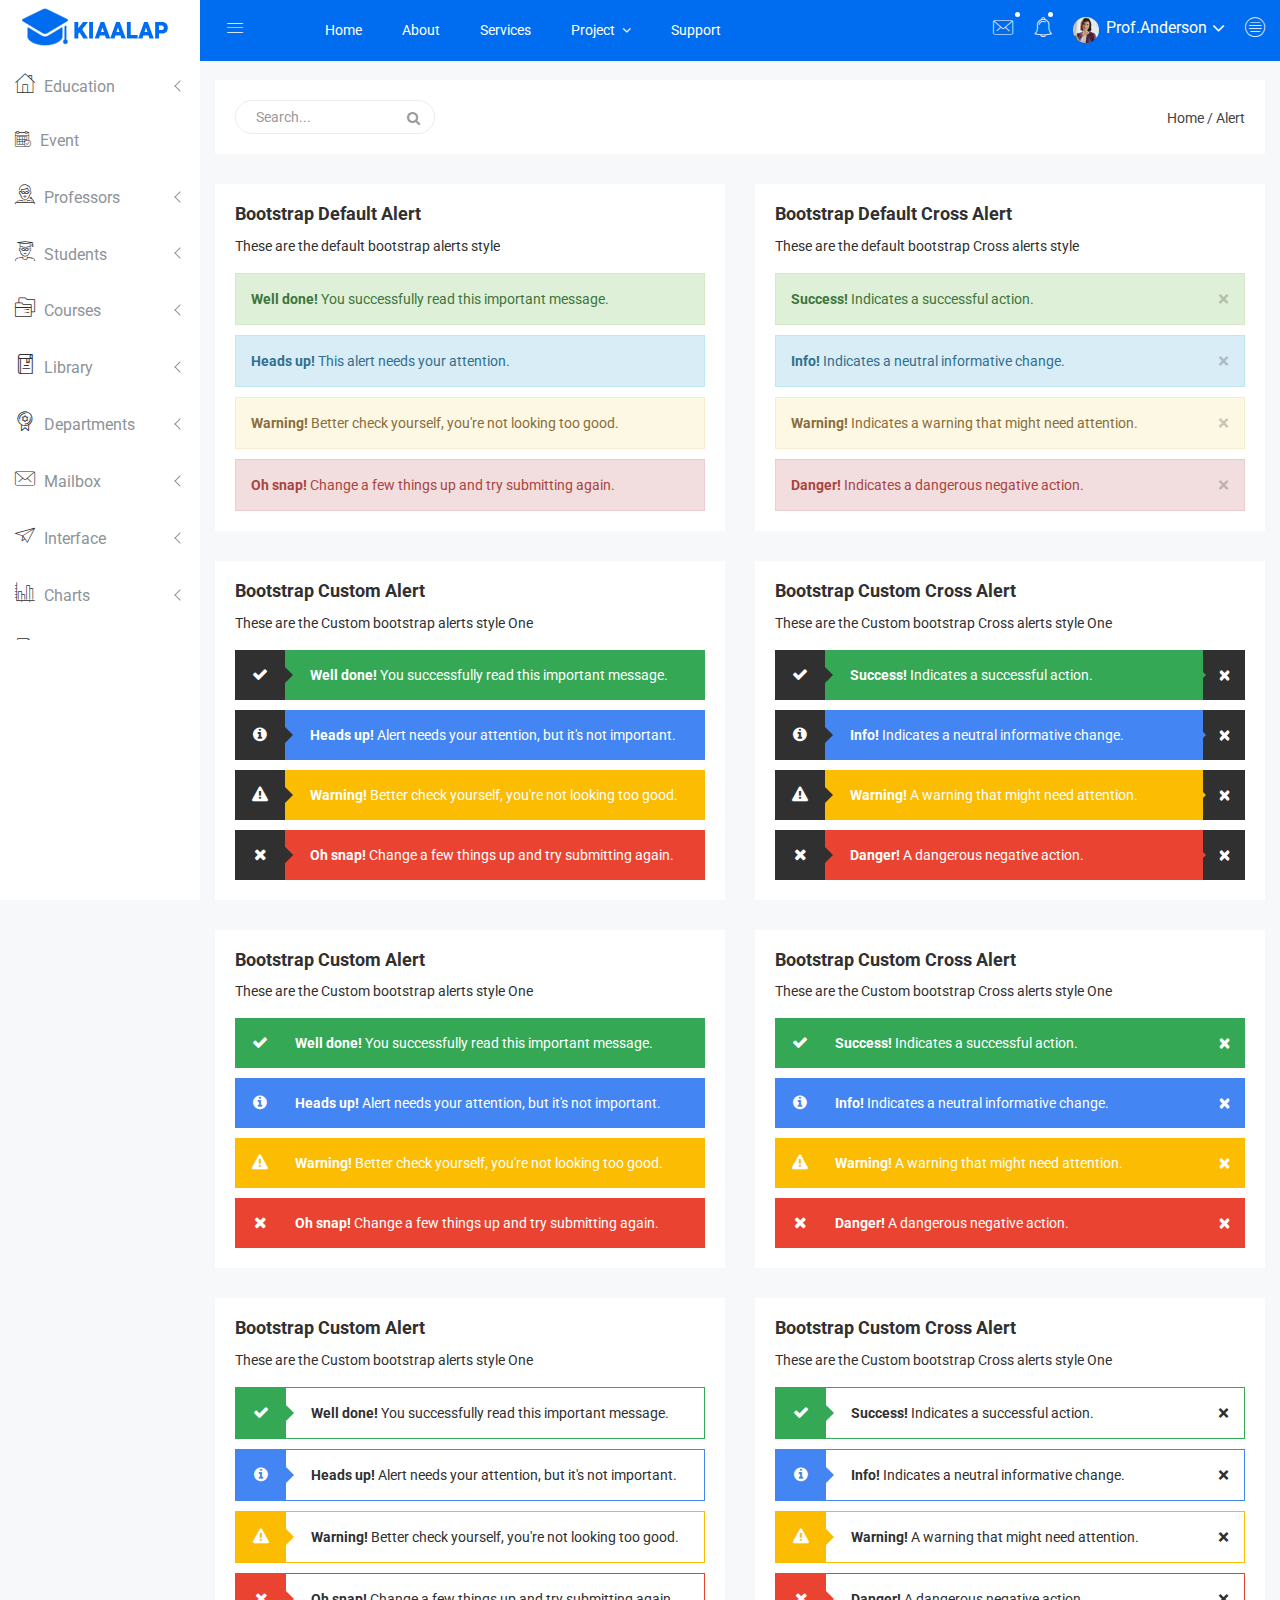
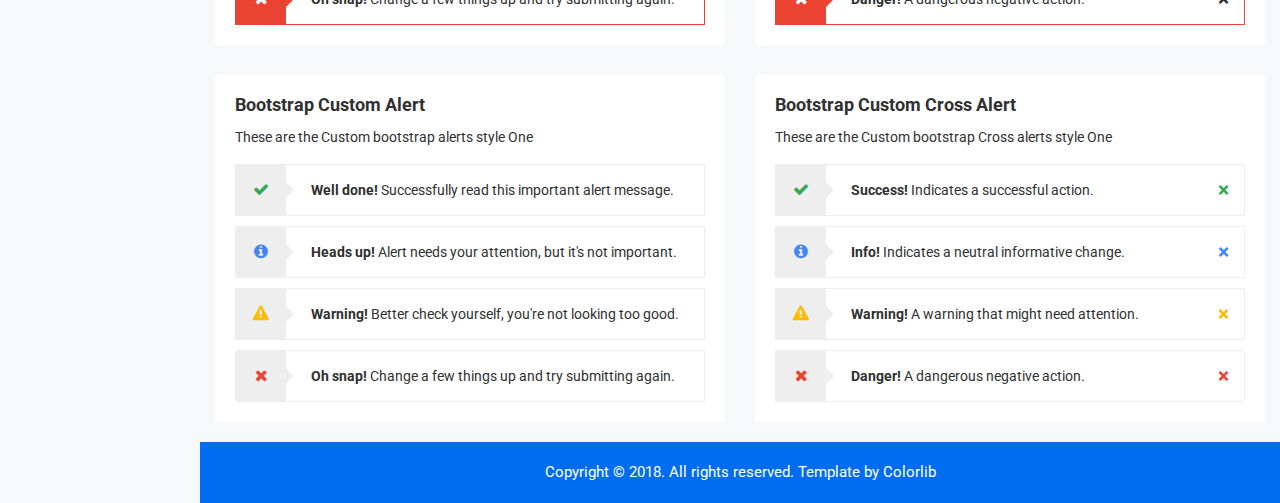
<file: kiaalap-master/alerts.html>
<!doctype html>
<html class="no-js" lang="en">

<head>
    <meta charset="utf-8">
    <meta http-equiv="x-ua-compatible" content="ie=edge">
    <title>Alert | Kiaalap - Kiaalap Admin Template</title>
    <meta name="description" content="">
    <meta name="viewport" content="width=device-width, initial-scale=1">
    <!-- favicon
		============================================ -->
    <link rel="shortcut icon" type="image/x-icon" href="img/favicon.ico">
    <!-- Google Fonts
		============================================ -->
    <link href="https://fonts.googleapis.com/css?family=Roboto:100,300,400,700,900" rel="stylesheet">
    <!-- Bootstrap CSS
		============================================ -->
    <link rel="stylesheet" href="css/bootstrap.min.css">
    <!-- Bootstrap CSS
		============================================ -->
    <link rel="stylesheet" href="css/font-awesome.min.css">
    <!-- owl.carousel CSS
		============================================ -->
    <link rel="stylesheet" href="css/owl.carousel.css">
    <link rel="stylesheet" href="css/owl.theme.css">
    <link rel="stylesheet" href="css/owl.transitions.css">
    <!-- animate CSS
		============================================ -->
    <link rel="stylesheet" href="css/animate.css">
    <!-- normalize CSS
		============================================ -->
    <link rel="stylesheet" href="css/normalize.css">
    <!-- meanmenu icon CSS
		============================================ -->
    <link rel="stylesheet" href="css/meanmenu.min.css">
    <!-- main CSS
		============================================ -->
    <link rel="stylesheet" href="css/main.css">
    <!-- educate icon CSS
		============================================ -->
    <link rel="stylesheet" href="css/educate-custon-icon.css">
    <!-- morrisjs CSS
		============================================ -->
    <link rel="stylesheet" href="css/morrisjs/morris.css">
    <!-- mCustomScrollbar CSS
		============================================ -->
    <link rel="stylesheet" href="css/scrollbar/jquery.mCustomScrollbar.min.css">
    <!-- metisMenu CSS
		============================================ -->
    <link rel="stylesheet" href="css/metisMenu/metisMenu.min.css">
    <link rel="stylesheet" href="css/metisMenu/metisMenu-vertical.css">
    <!-- calendar CSS
		============================================ -->
    <link rel="stylesheet" href="css/calendar/fullcalendar.min.css">
    <link rel="stylesheet" href="css/calendar/fullcalendar.print.min.css">
    <!-- style CSS
		============================================ -->
    <link rel="stylesheet" href="css/alerts.css">
    <!-- style CSS
		============================================ -->
    <link rel="stylesheet" href="style.css">
    <!-- responsive CSS
		============================================ -->
    <link rel="stylesheet" href="css/responsive.css">
    <!-- modernizr JS
		============================================ -->
    <script src="js/vendor/modernizr-2.8.3.min.js"></script>
</head>

<body>
    <!--[if lt IE 8]>
		<p class="browserupgrade">You are using an <strong>outdated</strong> browser. Please <a href="http://browsehappy.com/">upgrade your browser</a> to improve your experience.</p>
	<![endif]-->
    <!-- Start Left menu area -->
    <div class="left-sidebar-pro">
        <nav id="sidebar" class="">
            <div class="sidebar-header">
                <a href="index.html"><img class="main-logo" src="img/logo/logo.png" alt="" /></a>
                <strong><a href="index.html"><img src="img/logo/logosn.png" alt="" /></a></strong>
            </div>
            <div class="left-custom-menu-adp-wrap comment-scrollbar">
                <nav class="sidebar-nav left-sidebar-menu-pro">
                    <ul class="metismenu" id="menu1">
                        <li>
                            <a class="has-arrow" href="index.html">
								   <span class="educate-icon educate-home icon-wrap"></span>
								   <span class="mini-click-non">Education</span>
								</a>
                            <ul class="submenu-angle" aria-expanded="true">
                                <li><a title="Dashboard v.1" href="index.html"><span class="mini-sub-pro">Dashboard v.1</span></a></li>
                                <li><a title="Dashboard v.2" href="index-1.html"><span class="mini-sub-pro">Dashboard v.2</span></a></li>
                                <li><a title="Dashboard v.3" href="index-2.html"><span class="mini-sub-pro">Dashboard v.3</span></a></li>
                                <li><a title="Analytics" href="analytics.html"><span class="mini-sub-pro">Analytics</span></a></li>
                                <li><a title="Widgets" href="widgets.html"><span class="mini-sub-pro">Widgets</span></a></li>
                            </ul>
                        </li>
                        <li>
                            <a title="Landing Page" href="events.html" aria-expanded="false"><span class="educate-icon educate-event icon-wrap sub-icon-mg" aria-hidden="true"></span> <span class="mini-click-non">Event</span></a>
                        </li>
                        <li>
                            <a class="has-arrow" href="all-professors.html" aria-expanded="false"><span class="educate-icon educate-professor icon-wrap"></span> <span class="mini-click-non">Professors</span></a>
                            <ul class="submenu-angle" aria-expanded="false">
                                <li><a title="All Professors" href="all-professors.html"><span class="mini-sub-pro">All Professors</span></a></li>
                                <li><a title="Add Professor" href="add-professor.html"><span class="mini-sub-pro">Add Professor</span></a></li>
                                <li><a title="Edit Professor" href="edit-professor.html"><span class="mini-sub-pro">Edit Professor</span></a></li>
                                <li><a title="Professor Profile" href="professor-profile.html"><span class="mini-sub-pro">Professor Profile</span></a></li>
                            </ul>
                        </li>
                        <li>
                            <a class="has-arrow" href="all-students.html" aria-expanded="false"><span class="educate-icon educate-student icon-wrap"></span> <span class="mini-click-non">Students</span></a>
                            <ul class="submenu-angle" aria-expanded="false">
                                <li><a title="All Students" href="all-students.html"><span class="mini-sub-pro">All Students</span></a></li>
                                <li><a title="Add Students" href="add-student.html"><span class="mini-sub-pro">Add Student</span></a></li>
                                <li><a title="Edit Students" href="edit-student.html"><span class="mini-sub-pro">Edit Student</span></a></li>
                                <li><a title="Students Profile" href="student-profile.html"><span class="mini-sub-pro">Student Profile</span></a></li>
                            </ul>
                        </li>
                        <li>
                            <a class="has-arrow" href="all-courses.html" aria-expanded="false"><span class="educate-icon educate-course icon-wrap"></span> <span class="mini-click-non">Courses</span></a>
                            <ul class="submenu-angle" aria-expanded="false">
                                <li><a title="All Courses" href="all-courses.html"><span class="mini-sub-pro">All Courses</span></a></li>
                                <li><a title="Add Courses" href="add-course.html"><span class="mini-sub-pro">Add Course</span></a></li>
                                <li><a title="Edit Courses" href="edit-course.html"><span class="mini-sub-pro">Edit Course</span></a></li>
                                <li><a title="Courses Profile" href="course-info.html"><span class="mini-sub-pro">Courses Info</span></a></li>
                                <li><a title="course Payment" href="course-payment.html"><span class="mini-sub-pro">Courses Payment</span></a></li>
                            </ul>
                        </li>
                        <li>
                            <a class="has-arrow" href="all-courses.html" aria-expanded="false"><span class="educate-icon educate-library icon-wrap"></span> <span class="mini-click-non">Library</span></a>
                            <ul class="submenu-angle" aria-expanded="false">
                                <li><a title="All Library" href="library-assets.html"><span class="mini-sub-pro">Library Assets</span></a></li>
                                <li><a title="Add Library" href="add-library-assets.html"><span class="mini-sub-pro">Add Library Asset</span></a></li>
                                <li><a title="Edit Library" href="edit-library-assets.html"><span class="mini-sub-pro">Edit Library Asset</span></a></li>
                            </ul>
                        </li>
                        <li>
                            <a class="has-arrow" href="all-courses.html" aria-expanded="false"><span class="educate-icon educate-department icon-wrap"></span> <span class="mini-click-non">Departments</span></a>
                            <ul class="submenu-angle" aria-expanded="false">
                                <li><a title="Departments List" href="departments.html"><span class="mini-sub-pro">Departments List</span></a></li>
                                <li><a title="Add Departments" href="add-department.html"><span class="mini-sub-pro">Add Departments</span></a></li>
                                <li><a title="Edit Departments" href="edit-department.html"><span class="mini-sub-pro">Edit Departments</span></a></li>
                            </ul>
                        </li>
                        <li>
                            <a class="has-arrow" href="mailbox.html" aria-expanded="false"><span class="educate-icon educate-message icon-wrap"></span> <span class="mini-click-non">Mailbox</span></a>
                            <ul class="submenu-angle" aria-expanded="false">
                                <li><a title="Inbox" href="mailbox.html"><span class="mini-sub-pro">Inbox</span></a></li>
                                <li><a title="View Mail" href="mailbox-view.html"><span class="mini-sub-pro">View Mail</span></a></li>
                                <li><a title="Compose Mail" href="mailbox-compose.html"><span class="mini-sub-pro">Compose Mail</span></a></li>
                            </ul>
                        </li>
                        <li>
                            <a class="has-arrow" href="mailbox.html" aria-expanded="false"><span class="educate-icon educate-interface icon-wrap"></span> <span class="mini-click-non">Interface</span></a>
                            <ul class="submenu-angle interface-mini-nb-dp" aria-expanded="false">
                                <li><a title="Google Map" href="google-map.html"><span class="mini-sub-pro">Google Map</span></a></li>
                                <li><a title="Data Maps" href="data-maps.html"><span class="mini-sub-pro">Data Maps</span></a></li>
                                <li><a title="Pdf Viewer" href="pdf-viewer.html"><span class="mini-sub-pro">Pdf Viewer</span></a></li>
                                <li><a title="X-Editable" href="x-editable.html"><span class="mini-sub-pro">X-Editable</span></a></li>
                                <li><a title="Code Editor" href="code-editor.html"><span class="mini-sub-pro">Code Editor</span></a></li>
                                <li><a title="Tree View" href="tree-view.html"><span class="mini-sub-pro">Tree View</span></a></li>
                                <li><a title="Preloader" href="preloader.html"><span class="mini-sub-pro">Preloader</span></a></li>
                                <li><a title="Images Cropper" href="images-cropper.html"><span class="mini-sub-pro">Images Cropper</span></a></li>
                            </ul>
                        </li>
                        <li>
                            <a class="has-arrow" href="mailbox.html" aria-expanded="false"><span class="educate-icon educate-charts icon-wrap"></span> <span class="mini-click-non">Charts</span></a>
                            <ul class="submenu-angle chart-mini-nb-dp" aria-expanded="false">
                                <li><a title="Bar Charts" href="bar-charts.html"><span class="mini-sub-pro">Bar Charts</span></a></li>
                                <li><a title="Line Charts" href="line-charts.html"><span class="mini-sub-pro">Line Charts</span></a></li>
                                <li><a title="Area Charts" href="area-charts.html"><span class="mini-sub-pro">Area Charts</span></a></li>
                                <li><a title="Rounded Charts" href="rounded-chart.html"><span class="mini-sub-pro">Rounded Charts</span></a></li>
                                <li><a title="C3 Charts" href="c3.html"><span class="mini-sub-pro">C3 Charts</span></a></li>
                                <li><a title="Sparkline Charts" href="sparkline.html"><span class="mini-sub-pro">Sparkline Charts</span></a></li>
                                <li><a title="Peity Charts" href="peity.html"><span class="mini-sub-pro">Peity Charts</span></a></li>
                            </ul>
                        </li>
                        <li>
                            <a class="has-arrow" href="mailbox.html" aria-expanded="false"><span class="educate-icon educate-data-table icon-wrap"></span> <span class="mini-click-non">Data Tables</span></a>
                            <ul class="submenu-angle" aria-expanded="false">
                                <li><a title="Peity Charts" href="static-table.html"><span class="mini-sub-pro">Static Table</span></a></li>
                                <li><a title="Data Table" href="data-table.html"><span class="mini-sub-pro">Data Table</span></a></li>
                            </ul>
                        </li>
                        <li>
                            <a class="has-arrow" href="mailbox.html" aria-expanded="false"><span class="educate-icon educate-form icon-wrap"></span> <span class="mini-click-non">Forms Elements</span></a>
                            <ul class="submenu-angle form-mini-nb-dp" aria-expanded="false">
                                <li><a title="Basic Form Elements" href="basic-form-element.html"><span class="mini-sub-pro">Bc Form Elements</span></a></li>
                                <li><a title="Advance Form Elements" href="advance-form-element.html"><span class="mini-sub-pro">Ad Form Elements</span></a></li>
                                <li><a title="Password Meter" href="password-meter.html"><span class="mini-sub-pro">Password Meter</span></a></li>
                                <li><a title="Multi Upload" href="multi-upload.html"><span class="mini-sub-pro">Multi Upload</span></a></li>
                                <li><a title="Text Editor" href="tinymc.html"><span class="mini-sub-pro">Text Editor</span></a></li>
                                <li><a title="Dual List Box" href="dual-list-box.html"><span class="mini-sub-pro">Dual List Box</span></a></li>
                            </ul>
                        </li>
                        <li class="active">
                            <a class="has-arrow" href="mailbox.html" aria-expanded="false"><span class="educate-icon educate-apps icon-wrap"></span> <span class="mini-click-non">App views</span></a>
                            <ul class="submenu-angle app-mini-nb-dp" aria-expanded="false">
                                <li><a title="Notifications" href="notifications.html"><span class="mini-sub-pro">Notifications</span></a></li>
                                <li><a title="Alerts" href="alerts.html"><span class="mini-sub-pro">Alerts</span></a></li>
                                <li><a title="Modals" href="modals.html"><span class="mini-sub-pro">Modals</span></a></li>
                                <li><a title="Buttons" href="buttons.html"><span class="mini-sub-pro">Buttons</span></a></li>
                                <li><a title="Tabs" href="tabs.html"><span class="mini-sub-pro">Tabs</span></a></li>
                                <li><a title="Accordion" href="accordion.html"><span class="mini-sub-pro">Accordion</span></a></li>
                            </ul>
                        </li>
                        <li id="removable">
                            <a class="has-arrow" href="#" aria-expanded="false"><span class="educate-icon educate-pages icon-wrap"></span> <span class="mini-click-non">Pages</span></a>
                            <ul class="submenu-angle page-mini-nb-dp" aria-expanded="false">
                                <li><a title="Login" href="login.html"><span class="mini-sub-pro">Login</span></a></li>
                                <li><a title="Register" href="register.html"><span class="mini-sub-pro">Register</span></a></li>
                                <li><a title="Lock" href="lock.html"><span class="mini-sub-pro">Lock</span></a></li>
                                <li><a title="Password Recovery" href="password-recovery.html"><span class="mini-sub-pro">Password Recovery</span></a></li>
                                <li><a title="404 Page" href="404.html"><span class="mini-sub-pro">404 Page</span></a></li>
                                <li><a title="500 Page" href="500.html"><span class="mini-sub-pro">500 Page</span></a></li>
                            </ul>
                        </li>
                    </ul>
                </nav>
            </div>
        </nav>
    </div>
    <!-- End Left menu area -->
    <!-- Start Welcome area -->
    <div class="all-content-wrapper">
        <div class="container-fluid">
            <div class="row">
                <div class="col-lg-12 col-md-12 col-sm-12 col-xs-12">
                    <div class="logo-pro">
                        <a href="index.html"><img class="main-logo" src="img/logo/logo.png" alt="" /></a>
                    </div>
                </div>
            </div>
        </div>
        <div class="header-advance-area">
            <div class="header-top-area">
                <div class="container-fluid">
                    <div class="row">
                        <div class="col-lg-12 col-md-12 col-sm-12 col-xs-12">
                            <div class="header-top-wraper">
                                <div class="row">
                                    <div class="col-lg-1 col-md-0 col-sm-1 col-xs-12">
                                        <div class="menu-switcher-pro">
                                            <button type="button" id="sidebarCollapse" class="btn bar-button-pro header-drl-controller-btn btn-info navbar-btn">
													<i class="educate-icon educate-nav"></i>
												</button>
                                        </div>
                                    </div>
                                    <div class="col-lg-6 col-md-7 col-sm-6 col-xs-12">
                                        <div class="header-top-menu tabl-d-n">
                                            <ul class="nav navbar-nav mai-top-nav">
                                                <li class="nav-item"><a href="#" class="nav-link">Home</a>
                                                </li>
                                                <li class="nav-item"><a href="#" class="nav-link">About</a>
                                                </li>
                                                <li class="nav-item"><a href="#" class="nav-link">Services</a>
                                                </li>
                                                <li class="nav-item dropdown res-dis-nn">
                                                    <a href="#" data-toggle="dropdown" role="button" aria-expanded="false" class="nav-link dropdown-toggle">Project <span class="angle-down-topmenu"><i class="fa fa-angle-down"></i></span></a>
                                                    <div role="menu" class="dropdown-menu animated zoomIn">
                                                        <a href="#" class="dropdown-item">Documentation</a>
                                                        <a href="#" class="dropdown-item">Expert Backend</a>
                                                        <a href="#" class="dropdown-item">Expert FrontEnd</a>
                                                        <a href="#" class="dropdown-item">Contact Support</a>
                                                    </div>
                                                </li>
                                                <li class="nav-item"><a href="#" class="nav-link">Support</a>
                                                </li>
                                            </ul>
                                        </div>
                                    </div>
                                    <div class="col-lg-5 col-md-5 col-sm-12 col-xs-12">
                                        <div class="header-right-info">
                                            <ul class="nav navbar-nav mai-top-nav header-right-menu">
                                                <li class="nav-item dropdown">
                                                    <a href="#" data-toggle="dropdown" role="button" aria-expanded="false" class="nav-link dropdown-toggle"><i class="educate-icon educate-message edu-chat-pro" aria-hidden="true"></i><span class="indicator-ms"></span></a>
                                                    <div role="menu" class="author-message-top dropdown-menu animated zoomIn">
                                                        <div class="message-single-top">
                                                            <h1>Message</h1>
                                                        </div>
                                                        <ul class="message-menu">
                                                            <li>
                                                                <a href="#">
                                                                    <div class="message-img">
                                                                        <img src="img/contact/1.jpg" alt="">
                                                                    </div>
                                                                    <div class="message-content">
                                                                        <span class="message-date">16 Sept</span>
                                                                        <h2>Advanda Cro</h2>
                                                                        <p>Please done this project as soon possible.</p>
                                                                    </div>
                                                                </a>
                                                            </li>
                                                            <li>
                                                                <a href="#">
                                                                    <div class="message-img">
                                                                        <img src="img/contact/4.jpg" alt="">
                                                                    </div>
                                                                    <div class="message-content">
                                                                        <span class="message-date">16 Sept</span>
                                                                        <h2>Sulaiman din</h2>
                                                                        <p>Please done this project as soon possible.</p>
                                                                    </div>
                                                                </a>
                                                            </li>
                                                            <li>
                                                                <a href="#">
                                                                    <div class="message-img">
                                                                        <img src="img/contact/3.jpg" alt="">
                                                                    </div>
                                                                    <div class="message-content">
                                                                        <span class="message-date">16 Sept</span>
                                                                        <h2>Victor Jara</h2>
                                                                        <p>Please done this project as soon possible.</p>
                                                                    </div>
                                                                </a>
                                                            </li>
                                                            <li>
                                                                <a href="#">
                                                                    <div class="message-img">
                                                                        <img src="img/contact/2.jpg" alt="">
                                                                    </div>
                                                                    <div class="message-content">
                                                                        <span class="message-date">16 Sept</span>
                                                                        <h2>Victor Jara</h2>
                                                                        <p>Please done this project as soon possible.</p>
                                                                    </div>
                                                                </a>
                                                            </li>
                                                        </ul>
                                                        <div class="message-view">
                                                            <a href="#">View All Messages</a>
                                                        </div>
                                                    </div>
                                                </li>
                                                <li class="nav-item"><a href="#" data-toggle="dropdown" role="button" aria-expanded="false" class="nav-link dropdown-toggle"><i class="educate-icon educate-bell" aria-hidden="true"></i><span class="indicator-nt"></span></a>
                                                    <div role="menu" class="notification-author dropdown-menu animated zoomIn">
                                                        <div class="notification-single-top">
                                                            <h1>Notifications</h1>
                                                        </div>
                                                        <ul class="notification-menu">
                                                            <li>
                                                                <a href="#">
                                                                    <div class="notification-icon">
                                                                        <i class="educate-icon educate-checked edu-checked-pro admin-check-pro" aria-hidden="true"></i>
                                                                    </div>
                                                                    <div class="notification-content">
                                                                        <span class="notification-date">16 Sept</span>
                                                                        <h2>Advanda Cro</h2>
                                                                        <p>Please done this project as soon possible.</p>
                                                                    </div>
                                                                </a>
                                                            </li>
                                                            <li>
                                                                <a href="#">
                                                                    <div class="notification-icon">
                                                                        <i class="fa fa-cloud edu-cloud-computing-down" aria-hidden="true"></i>
                                                                    </div>
                                                                    <div class="notification-content">
                                                                        <span class="notification-date">16 Sept</span>
                                                                        <h2>Sulaiman din</h2>
                                                                        <p>Please done this project as soon possible.</p>
                                                                    </div>
                                                                </a>
                                                            </li>
                                                            <li>
                                                                <a href="#">
                                                                    <div class="notification-icon">
                                                                        <i class="fa fa-eraser edu-shield" aria-hidden="true"></i>
                                                                    </div>
                                                                    <div class="notification-content">
                                                                        <span class="notification-date">16 Sept</span>
                                                                        <h2>Victor Jara</h2>
                                                                        <p>Please done this project as soon possible.</p>
                                                                    </div>
                                                                </a>
                                                            </li>
                                                            <li>
                                                                <a href="#">
                                                                    <div class="notification-icon">
                                                                        <i class="fa fa-line-chart edu-analytics-arrow" aria-hidden="true"></i>
                                                                    </div>
                                                                    <div class="notification-content">
                                                                        <span class="notification-date">16 Sept</span>
                                                                        <h2>Victor Jara</h2>
                                                                        <p>Please done this project as soon possible.</p>
                                                                    </div>
                                                                </a>
                                                            </li>
                                                        </ul>
                                                        <div class="notification-view">
                                                            <a href="#">View All Notification</a>
                                                        </div>
                                                    </div>
                                                </li>
                                                <li class="nav-item">
                                                    <a href="#" data-toggle="dropdown" role="button" aria-expanded="false" class="nav-link dropdown-toggle">
															<img src="img/product/pro4.jpg" alt="" />
															<span class="admin-name">Prof.Anderson</span>
															<i class="fa fa-angle-down edu-icon edu-down-arrow"></i>
														</a>
                                                    <ul role="menu" class="dropdown-header-top author-log dropdown-menu animated zoomIn">
                                                        <li><a href="#"><span class="edu-icon edu-home-admin author-log-ic"></span>My Account</a>
                                                        </li>
                                                        <li><a href="#"><span class="edu-icon edu-user-rounded author-log-ic"></span>My Profile</a>
                                                        </li>
                                                        <li><a href="#"><span class="edu-icon edu-money author-log-ic"></span>User Billing</a>
                                                        </li>
                                                        <li><a href="#"><span class="edu-icon edu-settings author-log-ic"></span>Settings</a>
                                                        </li>
                                                        <li><a href="#"><span class="edu-icon edu-locked author-log-ic"></span>Log Out</a>
                                                        </li>
                                                    </ul>
                                                </li>
                                                <li class="nav-item nav-setting-open"><a href="#" data-toggle="dropdown" role="button" aria-expanded="false" class="nav-link dropdown-toggle"><i class="educate-icon educate-menu"></i></a>

                                                    <div role="menu" class="admintab-wrap menu-setting-wrap menu-setting-wrap-bg dropdown-menu animated zoomIn">
                                                        <ul class="nav nav-tabs custon-set-tab">
                                                            <li class="active"><a data-toggle="tab" href="#Notes">Notes</a>
                                                            </li>
                                                            <li><a data-toggle="tab" href="#Projects">Projects</a>
                                                            </li>
                                                            <li><a data-toggle="tab" href="#Settings">Settings</a>
                                                            </li>
                                                        </ul>

                                                        <div class="tab-content custom-bdr-nt">
                                                            <div id="Notes" class="tab-pane fade in active">
                                                                <div class="notes-area-wrap">
                                                                    <div class="note-heading-indicate">
                                                                        <h2><i class="fa fa-comments-o"></i> Latest Notes</h2>
                                                                        <p>You have 10 new message.</p>
                                                                    </div>
                                                                    <div class="notes-list-area notes-menu-scrollbar">
                                                                        <ul class="notes-menu-list">
                                                                            <li>
                                                                                <a href="#">
                                                                                    <div class="notes-list-flow">
                                                                                        <div class="notes-img">
                                                                                            <img src="img/contact/4.jpg" alt="" />
                                                                                        </div>
                                                                                        <div class="notes-content">
                                                                                            <p> The point of using Lorem Ipsum is that it has a more-or-less normal.</p>
                                                                                            <span>Yesterday 2:45 pm</span>
                                                                                        </div>
                                                                                    </div>
                                                                                </a>
                                                                            </li>
                                                                            <li>
                                                                                <a href="#">
                                                                                    <div class="notes-list-flow">
                                                                                        <div class="notes-img">
                                                                                            <img src="img/contact/1.jpg" alt="" />
                                                                                        </div>
                                                                                        <div class="notes-content">
                                                                                            <p> The point of using Lorem Ipsum is that it has a more-or-less normal.</p>
                                                                                            <span>Yesterday 2:45 pm</span>
                                                                                        </div>
                                                                                    </div>
                                                                                </a>
                                                                            </li>
                                                                            <li>
                                                                                <a href="#">
                                                                                    <div class="notes-list-flow">
                                                                                        <div class="notes-img">
                                                                                            <img src="img/contact/2.jpg" alt="" />
                                                                                        </div>
                                                                                        <div class="notes-content">
                                                                                            <p> The point of using Lorem Ipsum is that it has a more-or-less normal.</p>
                                                                                            <span>Yesterday 2:45 pm</span>
                                                                                        </div>
                                                                                    </div>
                                                                                </a>
                                                                            </li>
                                                                            <li>
                                                                                <a href="#">
                                                                                    <div class="notes-list-flow">
                                                                                        <div class="notes-img">
                                                                                            <img src="img/contact/3.jpg" alt="" />
                                                                                        </div>
                                                                                        <div class="notes-content">
                                                                                            <p> The point of using Lorem Ipsum is that it has a more-or-less normal.</p>
                                                                                            <span>Yesterday 2:45 pm</span>
                                                                                        </div>
                                                                                    </div>
                                                                                </a>
                                                                            </li>
                                                                            <li>
                                                                                <a href="#">
                                                                                    <div class="notes-list-flow">
                                                                                        <div class="notes-img">
                                                                                            <img src="img/contact/4.jpg" alt="" />
                                                                                        </div>
                                                                                        <div class="notes-content">
                                                                                            <p> The point of using Lorem Ipsum is that it has a more-or-less normal.</p>
                                                                                            <span>Yesterday 2:45 pm</span>
                                                                                        </div>
                                                                                    </div>
                                                                                </a>
                                                                            </li>
                                                                            <li>
                                                                                <a href="#">
                                                                                    <div class="notes-list-flow">
                                                                                        <div class="notes-img">
                                                                                            <img src="img/contact/1.jpg" alt="" />
                                                                                        </div>
                                                                                        <div class="notes-content">
                                                                                            <p> The point of using Lorem Ipsum is that it has a more-or-less normal.</p>
                                                                                            <span>Yesterday 2:45 pm</span>
                                                                                        </div>
                                                                                    </div>
                                                                                </a>
                                                                            </li>
                                                                            <li>
                                                                                <a href="#">
                                                                                    <div class="notes-list-flow">
                                                                                        <div class="notes-img">
                                                                                            <img src="img/contact/2.jpg" alt="" />
                                                                                        </div>
                                                                                        <div class="notes-content">
                                                                                            <p> The point of using Lorem Ipsum is that it has a more-or-less normal.</p>
                                                                                            <span>Yesterday 2:45 pm</span>
                                                                                        </div>
                                                                                    </div>
                                                                                </a>
                                                                            </li>
                                                                            <li>
                                                                                <a href="#">
                                                                                    <div class="notes-list-flow">
                                                                                        <div class="notes-img">
                                                                                            <img src="img/contact/1.jpg" alt="" />
                                                                                        </div>
                                                                                        <div class="notes-content">
                                                                                            <p> The point of using Lorem Ipsum is that it has a more-or-less normal.</p>
                                                                                            <span>Yesterday 2:45 pm</span>
                                                                                        </div>
                                                                                    </div>
                                                                                </a>
                                                                            </li>
                                                                            <li>
                                                                                <a href="#">
                                                                                    <div class="notes-list-flow">
                                                                                        <div class="notes-img">
                                                                                            <img src="img/contact/2.jpg" alt="" />
                                                                                        </div>
                                                                                        <div class="notes-content">
                                                                                            <p> The point of using Lorem Ipsum is that it has a more-or-less normal.</p>
                                                                                            <span>Yesterday 2:45 pm</span>
                                                                                        </div>
                                                                                    </div>
                                                                                </a>
                                                                            </li>
                                                                            <li>
                                                                                <a href="#">
                                                                                    <div class="notes-list-flow">
                                                                                        <div class="notes-img">
                                                                                            <img src="img/contact/3.jpg" alt="" />
                                                                                        </div>
                                                                                        <div class="notes-content">
                                                                                            <p> The point of using Lorem Ipsum is that it has a more-or-less normal.</p>
                                                                                            <span>Yesterday 2:45 pm</span>
                                                                                        </div>
                                                                                    </div>
                                                                                </a>
                                                                            </li>
                                                                        </ul>
                                                                    </div>
                                                                </div>
                                                            </div>
                                                            <div id="Projects" class="tab-pane fade">
                                                                <div class="projects-settings-wrap">
                                                                    <div class="note-heading-indicate">
                                                                        <h2><i class="fa fa-cube"></i> Latest projects</h2>
                                                                        <p> You have 20 projects. 5 not completed.</p>
                                                                    </div>
                                                                    <div class="project-st-list-area project-st-menu-scrollbar">
                                                                        <ul class="projects-st-menu-list">
                                                                            <li>
                                                                                <a href="#">
                                                                                    <div class="project-list-flow">
                                                                                        <div class="projects-st-heading">
                                                                                            <h2>Web Development</h2>
                                                                                            <p> The point of using Lorem Ipsum is that it has a more or less normal.</p>
                                                                                            <span class="project-st-time">1 hours ago</span>
                                                                                        </div>
                                                                                        <div class="projects-st-content">
                                                                                            <p>Completion with: 28%</p>
                                                                                            <div class="progress progress-mini">
                                                                                                <div style="width: 28%;" class="progress-bar progress-bar-danger hd-tp-1"></div>
                                                                                            </div>
                                                                                            <p>Project end: 4:00 pm - 12.06.2014</p>
                                                                                        </div>
                                                                                    </div>
                                                                                </a>
                                                                            </li>
                                                                            <li>
                                                                                <a href="#">
                                                                                    <div class="project-list-flow">
                                                                                        <div class="projects-st-heading">
                                                                                            <h2>Software Development</h2>
                                                                                            <p> The point of using Lorem Ipsum is that it has a more or less normal.</p>
                                                                                            <span class="project-st-time">2 hours ago</span>
                                                                                        </div>
                                                                                        <div class="projects-st-content project-rating-cl">
                                                                                            <p>Completion with: 68%</p>
                                                                                            <div class="progress progress-mini">
                                                                                                <div style="width: 68%;" class="progress-bar hd-tp-2"></div>
                                                                                            </div>
                                                                                            <p>Project end: 4:00 pm - 12.06.2014</p>
                                                                                        </div>
                                                                                    </div>
                                                                                </a>
                                                                            </li>
                                                                            <li>
                                                                                <a href="#">
                                                                                    <div class="project-list-flow">
                                                                                        <div class="projects-st-heading">
                                                                                            <h2>Graphic Design</h2>
                                                                                            <p> The point of using Lorem Ipsum is that it has a more or less normal.</p>
                                                                                            <span class="project-st-time">3 hours ago</span>
                                                                                        </div>
                                                                                        <div class="projects-st-content">
                                                                                            <p>Completion with: 78%</p>
                                                                                            <div class="progress progress-mini">
                                                                                                <div style="width: 78%;" class="progress-bar hd-tp-3"></div>
                                                                                            </div>
                                                                                            <p>Project end: 4:00 pm - 12.06.2014</p>
                                                                                        </div>
                                                                                    </div>
                                                                                </a>
                                                                            </li>
                                                                            <li>
                                                                                <a href="#">
                                                                                    <div class="project-list-flow">
                                                                                        <div class="projects-st-heading">
                                                                                            <h2>Web Design</h2>
                                                                                            <p> The point of using Lorem Ipsum is that it has a more or less normal.</p>
                                                                                            <span class="project-st-time">4 hours ago</span>
                                                                                        </div>
                                                                                        <div class="projects-st-content project-rating-cl2">
                                                                                            <p>Completion with: 38%</p>
                                                                                            <div class="progress progress-mini">
                                                                                                <div style="width: 38%;" class="progress-bar progress-bar-danger hd-tp-4"></div>
                                                                                            </div>
                                                                                            <p>Project end: 4:00 pm - 12.06.2014</p>
                                                                                        </div>
                                                                                    </div>
                                                                                </a>
                                                                            </li>
                                                                            <li>
                                                                                <a href="#">
                                                                                    <div class="project-list-flow">
                                                                                        <div class="projects-st-heading">
                                                                                            <h2>Business Card</h2>
                                                                                            <p> The point of using Lorem Ipsum is that it has a more or less normal.</p>
                                                                                            <span class="project-st-time">5 hours ago</span>
                                                                                        </div>
                                                                                        <div class="projects-st-content">
                                                                                            <p>Completion with: 28%</p>
                                                                                            <div class="progress progress-mini">
                                                                                                <div style="width: 28%;" class="progress-bar progress-bar-danger hd-tp-5"></div>
                                                                                            </div>
                                                                                            <p>Project end: 4:00 pm - 12.06.2014</p>
                                                                                        </div>
                                                                                    </div>
                                                                                </a>
                                                                            </li>
                                                                            <li>
                                                                                <a href="#">
                                                                                    <div class="project-list-flow">
                                                                                        <div class="projects-st-heading">
                                                                                            <h2>Ecommerce Business</h2>
                                                                                            <p> The point of using Lorem Ipsum is that it has a more or less normal.</p>
                                                                                            <span class="project-st-time">6 hours ago</span>
                                                                                        </div>
                                                                                        <div class="projects-st-content project-rating-cl">
                                                                                            <p>Completion with: 68%</p>
                                                                                            <div class="progress progress-mini">
                                                                                                <div style="width: 68%;" class="progress-bar hd-tp-6"></div>
                                                                                            </div>
                                                                                            <p>Project end: 4:00 pm - 12.06.2014</p>
                                                                                        </div>
                                                                                    </div>
                                                                                </a>
                                                                            </li>
                                                                            <li>
                                                                                <a href="#">
                                                                                    <div class="project-list-flow">
                                                                                        <div class="projects-st-heading">
                                                                                            <h2>Woocommerce Plugin</h2>
                                                                                            <p> The point of using Lorem Ipsum is that it has a more or less normal.</p>
                                                                                            <span class="project-st-time">7 hours ago</span>
                                                                                        </div>
                                                                                        <div class="projects-st-content">
                                                                                            <p>Completion with: 78%</p>
                                                                                            <div class="progress progress-mini">
                                                                                                <div style="width: 78%;" class="progress-bar"></div>
                                                                                            </div>
                                                                                            <p>Project end: 4:00 pm - 12.06.2014</p>
                                                                                        </div>
                                                                                    </div>
                                                                                </a>
                                                                            </li>
                                                                            <li>
                                                                                <a href="#">
                                                                                    <div class="project-list-flow">
                                                                                        <div class="projects-st-heading">
                                                                                            <h2>Wordpress Theme</h2>
                                                                                            <p> The point of using Lorem Ipsum is that it has a more or less normal.</p>
                                                                                            <span class="project-st-time">9 hours ago</span>
                                                                                        </div>
                                                                                        <div class="projects-st-content project-rating-cl2">
                                                                                            <p>Completion with: 38%</p>
                                                                                            <div class="progress progress-mini">
                                                                                                <div style="width: 38%;" class="progress-bar progress-bar-danger"></div>
                                                                                            </div>
                                                                                            <p>Project end: 4:00 pm - 12.06.2014</p>
                                                                                        </div>
                                                                                    </div>
                                                                                </a>
                                                                            </li>
                                                                        </ul>
                                                                    </div>
                                                                </div>
                                                            </div>
                                                            <div id="Settings" class="tab-pane fade">
                                                                <div class="setting-panel-area">
                                                                    <div class="note-heading-indicate">
                                                                        <h2><i class="fa fa-gears"></i> Settings Panel</h2>
                                                                        <p> You have 20 Settings. 5 not completed.</p>
                                                                    </div>
                                                                    <ul class="setting-panel-list">
                                                                        <li>
                                                                            <div class="checkbox-setting-pro">
                                                                                <div class="checkbox-title-pro">
                                                                                    <h2>Show notifications</h2>
                                                                                    <div class="ts-custom-check">
                                                                                        <div class="onoffswitch">
                                                                                            <input type="checkbox" name="collapsemenu" class="onoffswitch-checkbox" id="example">
                                                                                            <label class="onoffswitch-label" for="example">
																									<span class="onoffswitch-inner"></span>
																									<span class="onoffswitch-switch"></span>
																								</label>
                                                                                        </div>
                                                                                    </div>
                                                                                </div>
                                                                            </div>
                                                                        </li>
                                                                        <li>
                                                                            <div class="checkbox-setting-pro">
                                                                                <div class="checkbox-title-pro">
                                                                                    <h2>Disable Chat</h2>
                                                                                    <div class="ts-custom-check">
                                                                                        <div class="onoffswitch">
                                                                                            <input type="checkbox" name="collapsemenu" class="onoffswitch-checkbox" id="example3">
                                                                                            <label class="onoffswitch-label" for="example3">
																									<span class="onoffswitch-inner"></span>
																									<span class="onoffswitch-switch"></span>
																								</label>
                                                                                        </div>
                                                                                    </div>
                                                                                </div>
                                                                            </div>
                                                                        </li>
                                                                        <li>
                                                                            <div class="checkbox-setting-pro">
                                                                                <div class="checkbox-title-pro">
                                                                                    <h2>Enable history</h2>
                                                                                    <div class="ts-custom-check">
                                                                                        <div class="onoffswitch">
                                                                                            <input type="checkbox" name="collapsemenu" class="onoffswitch-checkbox" id="example4">
                                                                                            <label class="onoffswitch-label" for="example4">
																									<span class="onoffswitch-inner"></span>
																									<span class="onoffswitch-switch"></span>
																								</label>
                                                                                        </div>
                                                                                    </div>
                                                                                </div>
                                                                            </div>
                                                                        </li>
                                                                        <li>
                                                                            <div class="checkbox-setting-pro">
                                                                                <div class="checkbox-title-pro">
                                                                                    <h2>Show charts</h2>
                                                                                    <div class="ts-custom-check">
                                                                                        <div class="onoffswitch">
                                                                                            <input type="checkbox" name="collapsemenu" class="onoffswitch-checkbox" id="example7">
                                                                                            <label class="onoffswitch-label" for="example7">
																									<span class="onoffswitch-inner"></span>
																									<span class="onoffswitch-switch"></span>
																								</label>
                                                                                        </div>
                                                                                    </div>
                                                                                </div>
                                                                            </div>
                                                                        </li>
                                                                        <li>
                                                                            <div class="checkbox-setting-pro">
                                                                                <div class="checkbox-title-pro">
                                                                                    <h2>Update everyday</h2>
                                                                                    <div class="ts-custom-check">
                                                                                        <div class="onoffswitch">
                                                                                            <input type="checkbox" name="collapsemenu" checked="" class="onoffswitch-checkbox" id="example2">
                                                                                            <label class="onoffswitch-label" for="example2">
																									<span class="onoffswitch-inner"></span>
																									<span class="onoffswitch-switch"></span>
																								</label>
                                                                                        </div>
                                                                                    </div>
                                                                                </div>
                                                                            </div>
                                                                        </li>
                                                                        <li>
                                                                            <div class="checkbox-setting-pro">
                                                                                <div class="checkbox-title-pro">
                                                                                    <h2>Global search</h2>
                                                                                    <div class="ts-custom-check">
                                                                                        <div class="onoffswitch">
                                                                                            <input type="checkbox" name="collapsemenu" checked="" class="onoffswitch-checkbox" id="example6">
                                                                                            <label class="onoffswitch-label" for="example6">
																									<span class="onoffswitch-inner"></span>
																									<span class="onoffswitch-switch"></span>
																								</label>
                                                                                        </div>
                                                                                    </div>
                                                                                </div>
                                                                            </div>
                                                                        </li>
                                                                        <li>
                                                                            <div class="checkbox-setting-pro">
                                                                                <div class="checkbox-title-pro">
                                                                                    <h2>Offline users</h2>
                                                                                    <div class="ts-custom-check">
                                                                                        <div class="onoffswitch">
                                                                                            <input type="checkbox" name="collapsemenu" checked="" class="onoffswitch-checkbox" id="example5">
                                                                                            <label class="onoffswitch-label" for="example5">
																									<span class="onoffswitch-inner"></span>
																									<span class="onoffswitch-switch"></span>
																								</label>
                                                                                        </div>
                                                                                    </div>
                                                                                </div>
                                                                            </div>
                                                                        </li>
                                                                    </ul>

                                                                </div>
                                                            </div>
                                                        </div>
                                                    </div>
                                                </li>
                                            </ul>
                                        </div>
                                    </div>
                                </div>
                            </div>
                        </div>
                    </div>
                </div>
            </div>
            <!-- Mobile Menu start -->
            <div class="mobile-menu-area">
                <div class="container">
                    <div class="row">
                        <div class="col-lg-12 col-md-12 col-sm-12 col-xs-12">
                            <div class="mobile-menu">
                                <nav id="dropdown">
                                    <ul class="mobile-menu-nav">
                                        <li><a data-toggle="collapse" data-target="#Charts" href="#">Home <span class="admin-project-icon edu-icon edu-down-arrow"></span></a>
                                            <ul class="collapse dropdown-header-top">
                                                <li><a href="index.html">Dashboard v.1</a></li>
                                                <li><a href="index-1.html">Dashboard v.2</a></li>
                                                <li><a href="index-3.html">Dashboard v.3</a></li>
                                                <li><a href="analytics.html">Analytics</a></li>
                                                <li><a href="widgets.html">Widgets</a></li>
                                            </ul>
                                        </li>
                                        <li><a href="events.html">Event</a></li>
                                        <li><a data-toggle="collapse" data-target="#demoevent" href="#">Professors <span class="admin-project-icon edu-icon edu-down-arrow"></span></a>
                                            <ul id="demoevent" class="collapse dropdown-header-top">
                                                <li><a href="all-professors.html">All Professors</a>
                                                </li>
                                                <li><a href="add-professor.html">Add Professor</a>
                                                </li>
                                                <li><a href="edit-professor.html">Edit Professor</a>
                                                </li>
                                                <li><a href="professor-profile.html">Professor Profile</a>
                                                </li>
                                            </ul>
                                        </li>
                                        <li><a data-toggle="collapse" data-target="#demopro" href="#">Students <span class="admin-project-icon edu-icon edu-down-arrow"></span></a>
                                            <ul id="demopro" class="collapse dropdown-header-top">
                                                <li><a href="all-students.html">All Students</a>
                                                </li>
                                                <li><a href="add-student.html">Add Student</a>
                                                </li>
                                                <li><a href="edit-student.html">Edit Student</a>
                                                </li>
                                                <li><a href="student-profile.html">Student Profile</a>
                                                </li>
                                            </ul>
                                        </li>
                                        <li><a data-toggle="collapse" data-target="#democrou" href="#">Courses <span class="admin-project-icon edu-icon edu-down-arrow"></span></a>
                                            <ul id="democrou" class="collapse dropdown-header-top">
                                                <li><a href="all-courses.html">All Courses</a>
                                                </li>
                                                <li><a href="add-course.html">Add Course</a>
                                                </li>
                                                <li><a href="edit-course.html">Edit Course</a>
                                                </li>
                                                <li><a href="course-profile.html">Courses Info</a>
                                                </li>
                                                <li><a href="course-payment.html">Courses Payment</a>
                                                </li>
                                            </ul>
                                        </li>
                                        <li><a data-toggle="collapse" data-target="#demolibra" href="#">Library <span class="admin-project-icon edu-icon edu-down-arrow"></span></a>
                                            <ul id="demolibra" class="collapse dropdown-header-top">
                                                <li><a href="library-assets.html">Library Assets</a>
                                                </li>
                                                <li><a href="add-library-assets.html">Add Library Asset</a>
                                                </li>
                                                <li><a href="edit-library-assets.html">Edit Library Asset</a>
                                                </li>
                                            </ul>
                                        </li>
                                        <li><a data-toggle="collapse" data-target="#demodepart" href="#">Departments <span class="admin-project-icon edu-icon edu-down-arrow"></span></a>
                                            <ul id="demodepart" class="collapse dropdown-header-top">
                                                <li><a href="departments.html">Departments List</a>
                                                </li>
                                                <li><a href="add-department.html">Add Departments</a>
                                                </li>
                                                <li><a href="edit-department.html">Edit Departments</a>
                                                </li>
                                            </ul>
                                        </li>
                                        <li><a data-toggle="collapse" data-target="#demomi" href="#">Mailbox <span class="admin-project-icon edu-icon edu-down-arrow"></span></a>
                                            <ul id="demomi" class="collapse dropdown-header-top">
                                                <li><a href="mailbox.html">Inbox</a>
                                                </li>
                                                <li><a href="mailbox-view.html">View Mail</a>
                                                </li>
                                                <li><a href="mailbox-compose.html">Compose Mail</a>
                                                </li>
                                            </ul>
                                        </li>
                                        <li><a data-toggle="collapse" data-target="#Miscellaneousmob" href="#">Interface <span class="admin-project-icon edu-icon edu-down-arrow"></span></a>
                                            <ul id="Miscellaneousmob" class="collapse dropdown-header-top">
                                                <li><a href="google-map.html">Google Map</a>
                                                </li>
                                                <li><a href="data-maps.html">Data Maps</a>
                                                </li>
                                                <li><a href="pdf-viewer.html">Pdf Viewer</a>
                                                </li>
                                                <li><a href="x-editable.html">X-Editable</a>
                                                </li>
                                                <li><a href="code-editor.html">Code Editor</a>
                                                </li>
                                                <li><a href="tree-view.html">Tree View</a>
                                                </li>
                                                <li><a href="preloader.html">Preloader</a>
                                                </li>
                                                <li><a href="images-cropper.html">Images Cropper</a>
                                                </li>
                                            </ul>
                                        </li>
                                        <li><a data-toggle="collapse" data-target="#Chartsmob" href="#">Charts <span class="admin-project-icon edu-icon edu-down-arrow"></span></a>
                                            <ul id="Chartsmob" class="collapse dropdown-header-top">
                                                <li><a href="bar-charts.html">Bar Charts</a>
                                                </li>
                                                <li><a href="line-charts.html">Line Charts</a>
                                                </li>
                                                <li><a href="area-charts.html">Area Charts</a>
                                                </li>
                                                <li><a href="rounded-chart.html">Rounded Charts</a>
                                                </li>
                                                <li><a href="c3.html">C3 Charts</a>
                                                </li>
                                                <li><a href="sparkline.html">Sparkline Charts</a>
                                                </li>
                                                <li><a href="peity.html">Peity Charts</a>
                                                </li>
                                            </ul>
                                        </li>
                                        <li><a data-toggle="collapse" data-target="#Tablesmob" href="#">Tables <span class="admin-project-icon edu-icon edu-down-arrow"></span></a>
                                            <ul id="Tablesmob" class="collapse dropdown-header-top">
                                                <li><a href="static-table.html">Static Table</a>
                                                </li>
                                                <li><a href="data-table.html">Data Table</a>
                                                </li>
                                            </ul>
                                        </li>
                                        <li><a data-toggle="collapse" data-target="#formsmob" href="#">Forms <span class="admin-project-icon edu-icon edu-down-arrow"></span></a>
                                            <ul id="formsmob" class="collapse dropdown-header-top">
                                                <li><a href="basic-form-element.html">Basic Form Elements</a>
                                                </li>
                                                <li><a href="advance-form-element.html">Advanced Form Elements</a>
                                                </li>
                                                <li><a href="password-meter.html">Password Meter</a>
                                                </li>
                                                <li><a href="multi-upload.html">Multi Upload</a>
                                                </li>
                                                <li><a href="tinymc.html">Text Editor</a>
                                                </li>
                                                <li><a href="dual-list-box.html">Dual List Box</a>
                                                </li>
                                            </ul>
                                        </li>
                                        <li><a data-toggle="collapse" data-target="#Appviewsmob" href="#">App views <span class="admin-project-icon edu-icon edu-down-arrow"></span></a>
                                            <ul id="Appviewsmob" class="collapse dropdown-header-top">
                                                <li><a href="basic-form-element.html">Basic Form Elements</a>
                                                </li>
                                                <li><a href="advance-form-element.html">Advanced Form Elements</a>
                                                </li>
                                                <li><a href="password-meter.html">Password Meter</a>
                                                </li>
                                                <li><a href="multi-upload.html">Multi Upload</a>
                                                </li>
                                                <li><a href="tinymc.html">Text Editor</a>
                                                </li>
                                                <li><a href="dual-list-box.html">Dual List Box</a>
                                                </li>
                                            </ul>
                                        </li>
                                        <li><a data-toggle="collapse" data-target="#Pagemob" href="#">Pages <span class="admin-project-icon edu-icon edu-down-arrow"></span></a>
                                            <ul id="Pagemob" class="collapse dropdown-header-top">
                                                <li><a href="login.html">Login</a>
                                                </li>
                                                <li><a href="register.html">Register</a>
                                                </li>
                                                <li><a href="lock.html">Lock</a>
                                                </li>
                                                <li><a href="password-recovery.html">Password Recovery</a>
                                                </li>
                                                <li><a href="404.html">404 Page</a></li>
                                                <li><a href="500.html">500 Page</a></li>
                                            </ul>
                                        </li>
                                    </ul>
                                </nav>
                            </div>
                        </div>
                    </div>
                </div>
            </div>
            <!-- Mobile Menu end -->
            <div class="breadcome-area">
                <div class="container-fluid">
                    <div class="row">
                        <div class="col-lg-12 col-md-12 col-sm-12 col-xs-12">
                            <div class="breadcome-list single-page-breadcome">
                                <div class="row">
                                    <div class="col-lg-6 col-md-6 col-sm-6 col-xs-12">
                                        <div class="breadcome-heading">
                                            <form role="search" class="sr-input-func">
                                                <input type="text" placeholder="Search..." class="search-int form-control">
                                                <a href="#"><i class="fa fa-search"></i></a>
                                            </form>
                                        </div>
                                    </div>
                                    <div class="col-lg-6 col-md-6 col-sm-6 col-xs-12">
                                        <ul class="breadcome-menu">
                                            <li><a href="#">Home</a> <span class="bread-slash">/</span>
                                            </li>
                                            <li><span class="bread-blod">Alert</span>
                                            </li>
                                        </ul>
                                    </div>
                                </div>
                            </div>
                        </div>
                    </div>
                </div>
            </div>
        </div>
        <!-- Alert Start-->
        <div class="alert-area mg-b-15">
            <div class="container-fluid">
                <div class="row">
                    <div class="col-lg-6 col-md-6 col-sm-6 col-xs-12">
                        <div class="alert-wrap1 shadow-inner wrap-alert-b">
                            <div class="alert-title">
                                <h2>Bootstrap Default Alert</h2>
                                <p>These are the default bootstrap alerts style</p>
                            </div>
                            <div class="alert alert-success" role="alert">
                                <strong>Well done!</strong> You successfully read this important message.
                            </div>
                            <div class="alert alert-info" role="alert">
                                <strong>Heads up!</strong> This alert needs your attention.
                            </div>
                            <div class="alert alert-warning" role="alert">
                                <strong>Warning!</strong> Better check yourself, you're not looking too good.
                            </div>
                            <div class="alert alert-danger alert-mg-b" role="alert">
                                <strong>Oh snap!</strong> Change a few things up and try submitting again.
                            </div>
                        </div>
                    </div>
                    <div class="col-lg-6 col-md-6 col-sm-6 col-xs-12">
                        <div class="alert-wrap2 shadow-inner wrap-alert-b">
                            <div class="alert-title">
                                <h2>Bootstrap Default Cross Alert</h2>
                                <p>These are the default bootstrap Cross alerts style</p>
                            </div>
                            <div class="alert alert-success">
                                <button type="button" class="close" data-dismiss="alert" aria-label="Close">
										<span aria-hidden="true">&times;</span>
									</button>
                                <strong>Success!</strong> Indicates a successful action.
                            </div>
                            <div class="alert alert-info">
                                <button type="button" class="close" data-dismiss="alert" aria-label="Close">
										<span aria-hidden="true">&times;</span>
									</button>
                                <strong>Info!</strong> Indicates a neutral informative change.
                            </div>
                            <div class="alert alert-warning">
                                <button type="button" class="close" data-dismiss="alert" aria-label="Close">
										<span aria-hidden="true">&times;</span>
									</button>
                                <strong>Warning!</strong> Indicates a warning that might need attention.
                            </div>
                            <div class="alert alert-danger alert-mg-b">
                                <button type="button" class="close" data-dismiss="alert" aria-label="Close">
										<span aria-hidden="true">&times;</span>
									</button>
                                <strong>Danger!</strong> Indicates a dangerous negative action.
                            </div>
                        </div>
                    </div>
                </div>
                <div class="row">
                    <div class="col-lg-6 col-md-6 col-sm-6 col-xs-12">
                        <div class="alert-icon shadow-inner wrap-alert-b">
                            <div class="alert-title">
                                <h2>Bootstrap Custom Alert</h2>
                                <p>These are the Custom bootstrap alerts style One</p>
                            </div>
                            <div class="alert alert-success alert-st-one" role="alert">
                                <i class="fa fa-check edu-checked-pro admin-check-pro" aria-hidden="true"></i>
                                <p class="message-mg-rt"><strong>Well done!</strong> You successfully read this important message.</p>
                            </div>
                            <div class="alert alert-info alert-st-two" role="alert">
                                <i class="fa fa-info-circle edu-inform admin-check-pro" aria-hidden="true"></i>
                                <p class="message-mg-rt"><strong>Heads up!</strong> Alert needs your attention, but it's not important.</p>
                            </div>
                            <div class="alert alert-warning alert-st-three" role="alert">
                                <i class="fa fa-exclamation-triangle edu-warning-danger admin-check-pro" aria-hidden="true"></i>
                                <p class="message-mg-rt"><strong>Warning!</strong> Better check yourself, you're not looking too good.</p>
                            </div>
                            <div class="alert alert-danger alert-mg-b alert-st-four" role="alert">
                                <i class="fa fa-window-close edu-danger-error admin-check-pro" aria-hidden="true"></i>
                                <i class="fa fa-times edu-danger-error admin-check-pro" aria-hidden="true"></i>
                                <p class="message-mg-rt"><strong>Oh snap!</strong> Change a few things up and try submitting again.</p>
                            </div>
                        </div>
                    </div>
                    <div class="col-lg-6 col-md-6 col-sm-6 col-xs-12">
                        <div class="alert-icon shadow-inner wrap-alert-b">
                            <div class="alert-title">
                                <h2>Bootstrap Custom Cross Alert</h2>
                                <p>These are the Custom bootstrap Cross alerts style One</p>
                            </div>
                            <div class="alert alert-success alert-success-style1">
                                <button type="button" class="close sucess-op" data-dismiss="alert" aria-label="Close">
										<span class="icon-sc-cl" aria-hidden="true">&times;</span>
									</button>
                                <i class="fa fa-check edu-checked-pro admin-check-pro" aria-hidden="true"></i>
                                <p><strong>Success!</strong> Indicates a successful action.</p>
                            </div>
                            <div class="alert alert-info alert-success-style2">
                                <button type="button" class="close sucess-op" data-dismiss="alert" aria-label="Close">
										<span class="icon-sc-cl" aria-hidden="true">&times;</span>
									</button>
                                <i class="fa fa-info-circle edu-inform admin-check-pro" aria-hidden="true"></i>
                                <p><strong>Info!</strong> Indicates a neutral informative change.</p>
                            </div>
                            <div class="alert alert-warning alert-success-style3">
                                <button type="button" class="close sucess-op" data-dismiss="alert" aria-label="Close">
										<span class="icon-sc-cl" aria-hidden="true">&times;</span>
									</button>
                                <i class="fa fa-exclamation-triangle edu-warning-danger admin-check-pro" aria-hidden="true"></i>
                                <p><strong>Warning!</strong> A warning that might need attention.</p>
                            </div>
                            <div class="alert alert-danger alert-mg-b alert-success-style4">
                                <button type="button" class="close sucess-op" data-dismiss="alert" aria-label="Close">
										<span class="icon-sc-cl" aria-hidden="true">&times;</span>
									</button>
                                <i class="fa fa-times edu-danger-error admin-check-pro" aria-hidden="true"></i>
                                <p><strong>Danger!</strong> A dangerous negative action.</p>
                            </div>
                        </div>
                    </div>
                </div>
                <div class="row">
                    <div class="col-lg-6 col-md-6 col-sm-6 col-xs-12">
                        <div class="alert-icon shadow-inner wrap-alert-b">
                            <div class="alert-title">
                                <h2>Bootstrap Custom Alert</h2>
                                <p>These are the Custom bootstrap alerts style One</p>
                            </div>
                            <div class="alert alert-success alert-st-one" role="alert">
                                <i class="fa fa-check edu-checked-pro admin-check-pro admin-check-pro-none" aria-hidden="true"></i>
                                <p class="message-mg-rt message-alert-none"><strong>Well done!</strong> You successfully read this important message.</p>
                            </div>
                            <div class="alert alert-info alert-st-two" role="alert">
                                <i class="fa fa-info-circle edu-inform admin-check-pro admin-check-pro-none" aria-hidden="true"></i>
                                <p class="message-mg-rt message-alert-none"><strong>Heads up!</strong> Alert needs your attention, but it's not important.</p>
                            </div>
                            <div class="alert alert-warning alert-st-three" role="alert">
                                <i class="fa fa-exclamation-triangle edu-warning-danger admin-check-pro admin-check-pro-none" aria-hidden="true"></i>
                                <p class="message-mg-rt message-alert-none"><strong>Warning!</strong> Better check yourself, you're not looking too good.</p>
                            </div>
                            <div class="alert alert-danger alert-mg-b alert-st-four" role="alert">
                                <i class="fa fa-times edu-danger-error admin-check-pro admin-check-pro-none" aria-hidden="true"></i>
                                <p class="message-mg-rt message-alert-none"><strong>Oh snap!</strong> Change a few things up and try submitting again.</p>
                            </div>
                        </div>
                    </div>
                    <div class="col-lg-6 col-md-6 col-sm-6 col-xs-12">
                        <div class="alert-icon shadow-inner wrap-alert-b">
                            <div class="alert-title">
                                <h2>Bootstrap Custom Cross Alert</h2>
                                <p>These are the Custom bootstrap Cross alerts style One</p>
                            </div>
                            <div class="alert alert-success alert-success-style1 alert-success-stylenone">
                                <button type="button" class="close sucess-op" data-dismiss="alert" aria-label="Close">
										<span class="icon-sc-cl" aria-hidden="true">&times;</span>
									</button>
                                <i class="fa fa-check edu-checked-pro admin-check-sucess admin-check-pro-none" aria-hidden="true"></i>
                                <p class="message-alert-none"><strong>Success!</strong> Indicates a successful action.</p>
                            </div>
                            <div class="alert alert-info alert-success-style2 alert-success-stylenone">
                                <button type="button" class="close sucess-op" data-dismiss="alert" aria-label="Close">
										<span class="icon-sc-cl" aria-hidden="true">&times;</span>
									</button>
                                <i class="fa fa-info-circle edu-inform admin-check-sucess admin-check-pro-none" aria-hidden="true"></i>
                                <p class="message-alert-none"><strong>Info!</strong> Indicates a neutral informative change.</p>
                            </div>
                            <div class="alert alert-warning alert-success-style3 alert-success-stylenone">
                                <button type="button" class="close sucess-op" data-dismiss="alert" aria-label="Close">
										<span class="icon-sc-cl" aria-hidden="true">&times;</span>
									</button>
                                <i class="fa fa-exclamation-triangle edu-warning-danger admin-check-pro admin-check-pro-none" aria-hidden="true"></i>
                                <p class="message-alert-none"><strong>Warning!</strong> A warning that might need attention.</p>
                            </div>
                            <div class="alert alert-danger alert-mg-b alert-success-style4 alert-success-stylenone">
                                <button type="button" class="close sucess-op" data-dismiss="alert" aria-label="Close">
										<span class="icon-sc-cl" aria-hidden="true">&times;</span>
									</button>
                                <i class="fa fa-times edu-danger-error admin-check-pro admin-check-pro-none" aria-hidden="true"></i>
                                <p class="message-alert-none"><strong>Danger!</strong> A dangerous negative action.</p>
                            </div>
                        </div>
                    </div>
                </div>
                <div class="row">
                    <div class="col-lg-6 col-md-6 col-sm-6 col-xs-12">
                        <div class="alert-icon shadow-inner wrap-alert-b">
                            <div class="alert-title">
                                <h2>Bootstrap Custom Alert</h2>
                                <p>These are the Custom bootstrap alerts style One</p>
                            </div>
                            <div class="alert alert-success alert-st-one alert-st-bg" role="alert">
                                <i class="fa fa-check edu-checked-pro admin-check-pro admin-check-pro-clr" aria-hidden="true"></i>
                                <p class="message-mg-rt"><strong>Well done!</strong> You successfully read this important message.</p>
                            </div>
                            <div class="alert alert-info alert-st-two alert-st-bg1" role="alert">
                                <i class="fa fa-info-circle edu-inform admin-check-pro admin-check-pro-clr1" aria-hidden="true"></i>
                                <p class="message-mg-rt"><strong>Heads up!</strong> Alert needs your attention, but it's not important.</p>
                            </div>
                            <div class="alert alert-warning alert-st-three alert-st-bg2" role="alert">
                                <i class="fa fa-exclamation-triangle edu-warning-danger admin-check-pro admin-check-pro-clr2" aria-hidden="true"></i>
                                <p class="message-mg-rt"><strong>Warning!</strong> Better check yourself, you're not looking too good.</p>
                            </div>
                            <div class="alert alert-danger alert-mg-b alert-st-four alert-st-bg3" role="alert">
                                <i class="fa fa-times edu-danger-error admin-check-pro admin-check-pro-clr3" aria-hidden="true"></i>
                                <p class="message-mg-rt"><strong>Oh snap!</strong> Change a few things up and try submitting again.</p>
                            </div>
                        </div>
                    </div>
                    <div class="col-lg-6 col-md-6 col-sm-6 col-xs-12">
                        <div class="alert-icon shadow-inner wrap-alert-b">
                            <div class="alert-title">
                                <h2>Bootstrap Custom Cross Alert</h2>
                                <p>These are the Custom bootstrap Cross alerts style One</p>
                            </div>
                            <div class="alert alert-success alert-success-style1 alert-st-bg">
                                <button type="button" class="close sucess-op" data-dismiss="alert" aria-label="Close">
										<span class="icon-sc-cl" aria-hidden="true">&times;</span>
									</button>
                                <i class="fa fa-check edu-checked-pro admin-check-pro admin-check-pro-clr" aria-hidden="true"></i>
                                <p><strong>Success!</strong> Indicates a successful action.</p>
                            </div>
                            <div class="alert alert-info alert-success-style2 alert-st-bg1">
                                <button type="button" class="close sucess-op" data-dismiss="alert" aria-label="Close">
										<span class="icon-sc-cl" aria-hidden="true">&times;</span>
									</button>
                                <i class="fa fa-info-circle edu-inform admin-check-pro admin-check-pro-clr1" aria-hidden="true"></i>
                                <p><strong>Info!</strong> Indicates a neutral informative change.</p>
                            </div>
                            <div class="alert alert-warning alert-success-style3 alert-st-bg2">
                                <button type="button" class="close sucess-op" data-dismiss="alert" aria-label="Close">
										<span class="icon-sc-cl" aria-hidden="true">&times;</span>
									</button>
                                <i class="fa fa-exclamation-triangle edu-warning-danger admin-check-pro admin-check-pro-clr2" aria-hidden="true"></i>
                                <p><strong>Warning!</strong> A warning that might need attention.</p>
                            </div>
                            <div class="alert alert-danger alert-mg-b alert-success-style4 alert-st-bg3">
                                <button type="button" class="close sucess-op" data-dismiss="alert" aria-label="Close">
										<span class="icon-sc-cl" aria-hidden="true">&times;</span>
									</button>
                                <i class="fa fa-times edu-danger-error admin-check-pro admin-check-pro-clr3" aria-hidden="true"></i>
                                <p><strong>Danger!</strong> A dangerous negative action.</p>
                            </div>
                        </div>
                    </div>
                </div>
                <div class="row">
                    <div class="col-lg-6 col-md-6 col-sm-6 col-xs-12">
                        <div class="alert-icon shadow-inner">
                            <div class="alert-title">
                                <h2>Bootstrap Custom Alert</h2>
                                <p>These are the Custom bootstrap alerts style One</p>
                            </div>
                            <div class="alert alert-success alert-st-one alert-st-bg alert-st-bg11" role="alert">
                                <i class="fa fa-check edu-checked-pro admin-check-pro admin-check-pro-clr admin-check-pro-clr11" aria-hidden="true"></i>
                                <p class="message-mg-rt"><strong>Well done!</strong> Successfully read this important alert message.</p>
                            </div>
                            <div class="alert alert-info alert-st-two alert-st-bg1 alert-st-bg12" role="alert">
                                <i class="fa fa-info-circle edu-inform admin-check-pro admin-check-pro-clr1 admin-check-pro-clr12" aria-hidden="true"></i>
                                <p class="message-mg-rt"><strong>Heads up!</strong> Alert needs your attention, but it's not important.</p>
                            </div>
                            <div class="alert alert-warning alert-st-three alert-st-bg2 alert-st-bg13" role="alert">
                                <i class="fa fa-exclamation-triangle edu-warning-danger admin-check-pro admin-check-pro-clr2 admin-check-pro-clr13" aria-hidden="true"></i>
                                <p class="message-mg-rt"><strong>Warning!</strong> Better check yourself, you're not looking too good.</p>
                            </div>
                            <div class="alert alert-danger alert-mg-b alert-st-four alert-st-bg3 alert-st-bg14" role="alert">
                                <i class="fa fa-times edu-danger-error admin-check-pro admin-check-pro-clr3 admin-check-pro-clr14" aria-hidden="true"></i>
                                <p class="message-mg-rt"><strong>Oh snap!</strong> Change a few things up and try submitting again.</p>
                            </div>
                        </div>
                    </div>
                    <div class="col-lg-6 col-md-6 col-sm-6 col-xs-12">
                        <div class="alert-icon shadow-inner res-mg-t-30 table-mg-t-pro-n">
                            <div class="alert-title">
                                <h2>Bootstrap Custom Cross Alert</h2>
                                <p>These are the Custom bootstrap Cross alerts style One</p>
                            </div>
                            <div class="alert alert-success alert-success-style1 alert-st-bg alert-st-bg11">
                                <button type="button" class="close sucess-op" data-dismiss="alert" aria-label="Close">
										<span class="icon-sc-cl" aria-hidden="true">&times;</span>
									</button>
                                <i class="fa fa-check edu-checked-pro admin-check-pro admin-check-pro-clr admin-check-pro-clr11" aria-hidden="true"></i>
                                <p><strong>Success!</strong> Indicates a successful action.</p>
                            </div>
                            <div class="alert alert-info alert-success-style2 alert-st-bg1 alert-st-bg12">
                                <button type="button" class="close sucess-op" data-dismiss="alert" aria-label="Close">
										<span class="icon-sc-cl" aria-hidden="true">&times;</span>
									</button>
                                <i class="fa fa-info-circle edu-inform admin-check-pro admin-check-pro-clr1 admin-check-pro-clr12" aria-hidden="true"></i>
                                <p><strong>Info!</strong> Indicates a neutral informative change.</p>
                            </div>
                            <div class="alert alert-warning alert-success-style3 alert-st-bg2 alert-st-bg13">
                                <button type="button" class="close sucess-op" data-dismiss="alert" aria-label="Close">
										<span class="icon-sc-cl" aria-hidden="true">&times;</span>
									</button>
                                <i class="fa fa-exclamation-triangle edu-warning-danger admin-check-pro admin-check-pro-clr2 admin-check-pro-clr13" aria-hidden="true"></i>
                                <p><strong>Warning!</strong> A warning that might need attention.</p>
                            </div>
                            <div class="alert alert-danger alert-mg-b alert-success-style4 alert-st-bg3 alert-st-bg14">
                                <button type="button" class="close sucess-op" data-dismiss="alert" aria-label="Close">
										<span class="icon-sc-cl" aria-hidden="true">&times;</span>
									</button>
                                <i class="fa fa-times edu-danger-error admin-check-pro admin-check-pro-clr3 admin-check-pro-clr14" aria-hidden="true"></i>
                                <p><strong>Danger!</strong> A dangerous negative action.</p>
                            </div>
                        </div>
                    </div>
                </div>
            </div>
        </div>
        <!-- Alert End-->
        <div class="footer-copyright-area">
            <div class="container-fluid">
                <div class="row">
                    <div class="col-lg-12 col-md-12 col-sm-12 col-xs-12">
                        <div class="footer-copy-right">
                            <p>Copyright © 2018. All rights reserved. Template by <a href="https://colorlib.com/wp/templates/">Colorlib</a></p>
                        </div>
                    </div>
                </div>
            </div>
        </div>
    </div>

    <!-- jquery
		============================================ -->
    <script src="js/vendor/jquery-1.12.4.min.js"></script>
    <!-- bootstrap JS
		============================================ -->
    <script src="js/bootstrap.min.js"></script>
    <!-- wow JS
		============================================ -->
    <script src="js/wow.min.js"></script>
    <!-- price-slider JS
		============================================ -->
    <script src="js/jquery-price-slider.js"></script>
    <!-- meanmenu JS
		============================================ -->
    <script src="js/jquery.meanmenu.js"></script>
    <!-- owl.carousel JS
		============================================ -->
    <script src="js/owl.carousel.min.js"></script>
    <!-- sticky JS
		============================================ -->
    <script src="js/jquery.sticky.js"></script>
    <!-- scrollUp JS
		============================================ -->
    <script src="js/jquery.scrollUp.min.js"></script>
    <!-- mCustomScrollbar JS
		============================================ -->
    <script src="js/scrollbar/jquery.mCustomScrollbar.concat.min.js"></script>
    <script src="js/scrollbar/mCustomScrollbar-active.js"></script>
    <!-- metisMenu JS
		============================================ -->
    <script src="js/metisMenu/metisMenu.min.js"></script>
    <script src="js/metisMenu/metisMenu-active.js"></script>
    <!-- tab JS
		============================================ -->
    <script src="js/tab.js"></script>
    <!-- plugins JS
		============================================ -->
    <script src="js/plugins.js"></script>
    <!-- main JS
		============================================ -->
    <script src="js/main.js"></script>
    <!-- tawk chat JS
		============================================ -->
    <script src="js/tawk-chat.js"></script>
</body>

</html>
</file>
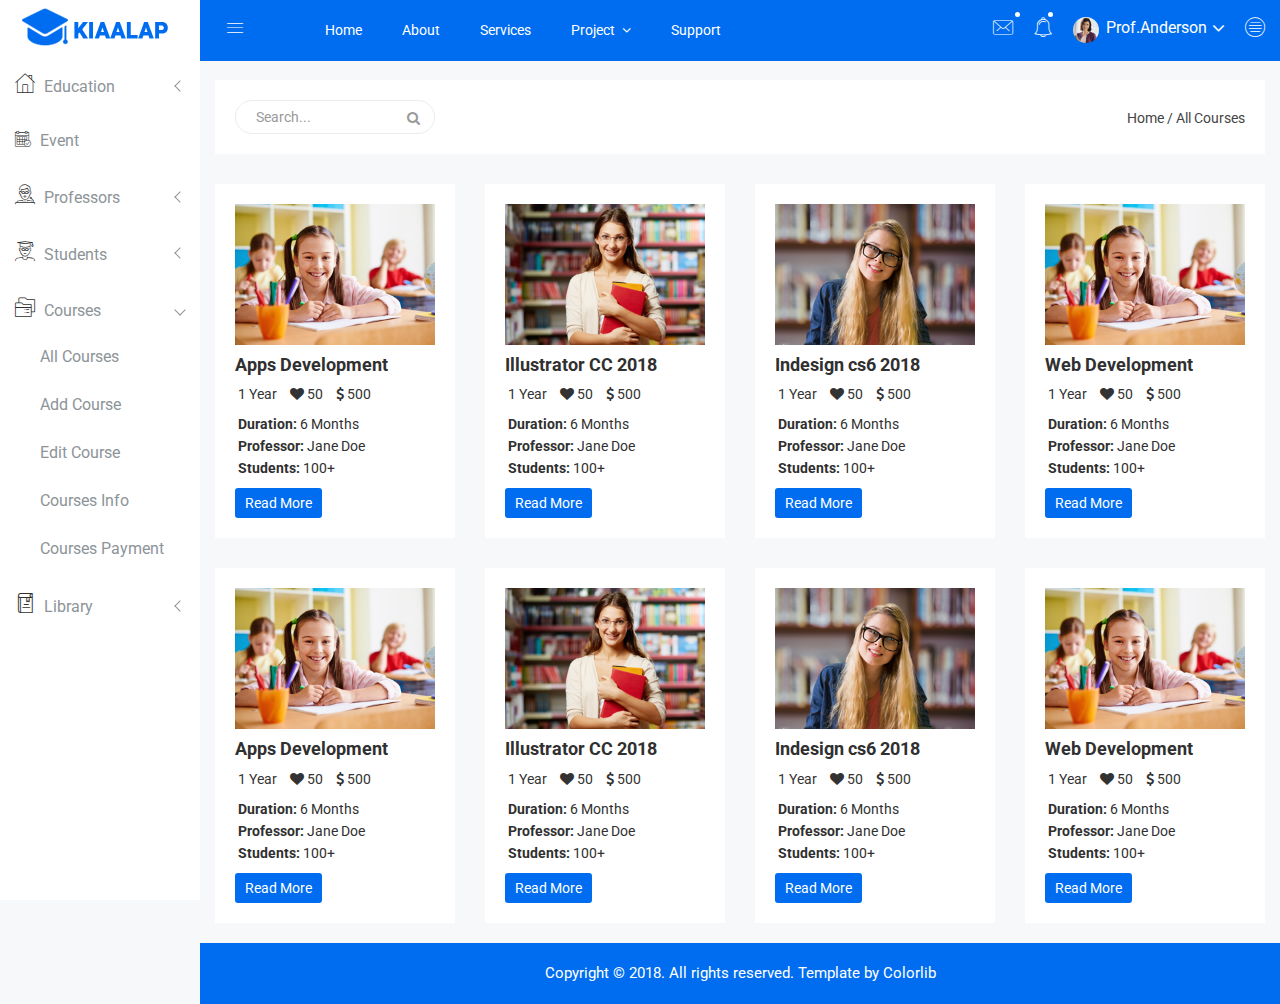
<file: kiaalap-master/all-courses.html>
<!doctype html>
<html class="no-js" lang="en">

<head>
    <meta charset="utf-8">
    <meta http-equiv="x-ua-compatible" content="ie=edge">
    <title>All Courses | Kiaalap - Kiaalap Admin Template</title>
    <meta name="description" content="">
    <meta name="viewport" content="width=device-width, initial-scale=1">
    <!-- favicon
		============================================ -->
    <link rel="shortcut icon" type="image/x-icon" href="img/favicon.ico">
    <!-- Google Fonts
		============================================ -->
    <link href="https://fonts.googleapis.com/css?family=Roboto:100,300,400,700,900" rel="stylesheet">
    <!-- Bootstrap CSS
		============================================ -->
    <link rel="stylesheet" href="css/bootstrap.min.css">
    <!-- Bootstrap CSS
		============================================ -->
    <link rel="stylesheet" href="css/font-awesome.min.css">
    <!-- owl.carousel CSS
		============================================ -->
    <link rel="stylesheet" href="css/owl.carousel.css">
    <link rel="stylesheet" href="css/owl.theme.css">
    <link rel="stylesheet" href="css/owl.transitions.css">
    <!-- animate CSS
		============================================ -->
    <link rel="stylesheet" href="css/animate.css">
    <!-- normalize CSS
		============================================ -->
    <link rel="stylesheet" href="css/normalize.css">
    <!-- meanmenu icon CSS
		============================================ -->
    <link rel="stylesheet" href="css/meanmenu.min.css">
    <!-- main CSS
		============================================ -->
    <link rel="stylesheet" href="css/main.css">
    <!-- educate icon CSS
		============================================ -->
    <link rel="stylesheet" href="css/educate-custon-icon.css">
    <!-- morrisjs CSS
		============================================ -->
    <link rel="stylesheet" href="css/morrisjs/morris.css">
    <!-- mCustomScrollbar CSS
		============================================ -->
    <link rel="stylesheet" href="css/scrollbar/jquery.mCustomScrollbar.min.css">
    <!-- metisMenu CSS
		============================================ -->
    <link rel="stylesheet" href="css/metisMenu/metisMenu.min.css">
    <link rel="stylesheet" href="css/metisMenu/metisMenu-vertical.css">
    <!-- calendar CSS
		============================================ -->
    <link rel="stylesheet" href="css/calendar/fullcalendar.min.css">
    <link rel="stylesheet" href="css/calendar/fullcalendar.print.min.css">
    <!-- style CSS
		============================================ -->
    <link rel="stylesheet" href="style.css">
    <!-- responsive CSS
		============================================ -->
    <link rel="stylesheet" href="css/responsive.css">
    <!-- modernizr JS
		============================================ -->
    <script src="js/vendor/modernizr-2.8.3.min.js"></script>
</head>

<body>
    <!--[if lt IE 8]>
		<p class="browserupgrade">You are using an <strong>outdated</strong> browser. Please <a href="http://browsehappy.com/">upgrade your browser</a> to improve your experience.</p>
	<![endif]-->
    <!-- Start Left menu area -->
    <div class="left-sidebar-pro">
        <nav id="sidebar" class="">
            <div class="sidebar-header">
                <a href="index.html"><img class="main-logo" src="img/logo/logo.png" alt="" /></a>
                <strong><a href="index.html"><img src="img/logo/logosn.png" alt="" /></a></strong>
            </div>
            <div class="left-custom-menu-adp-wrap comment-scrollbar">
                <nav class="sidebar-nav left-sidebar-menu-pro">
                    <ul class="metismenu" id="menu1">
                        <li>
                            <a class="has-arrow" href="index.html">
								   <span class="educate-icon educate-home icon-wrap"></span>
								   <span class="mini-click-non">Education</span>
								</a>
                            <ul class="submenu-angle" aria-expanded="true">
                                <li><a title="Dashboard v.1" href="index.html"><span class="mini-sub-pro">Dashboard v.1</span></a></li>
                                <li><a title="Dashboard v.2" href="index-1.html"><span class="mini-sub-pro">Dashboard v.2</span></a></li>
                                <li><a title="Dashboard v.3" href="index-2.html"><span class="mini-sub-pro">Dashboard v.3</span></a></li>
                                <li><a title="Analytics" href="analytics.html"><span class="mini-sub-pro">Analytics</span></a></li>
                                <li><a title="Widgets" href="widgets.html"><span class="mini-sub-pro">Widgets</span></a></li>
                            </ul>
                        </li>
                        <li>
                            <a title="Landing Page" href="events.html" aria-expanded="false"><span class="educate-icon educate-event icon-wrap sub-icon-mg" aria-hidden="true"></span> <span class="mini-click-non">Event</span></a>
                        </li>
                        <li>
                            <a class="has-arrow" href="all-professors.html" aria-expanded="false"><span class="educate-icon educate-professor icon-wrap"></span> <span class="mini-click-non">Professors</span></a>
                            <ul class="submenu-angle" aria-expanded="false">
                                <li><a title="All Professors" href="all-professors.html"><span class="mini-sub-pro">All Professors</span></a></li>
                                <li><a title="Add Professor" href="add-professor.html"><span class="mini-sub-pro">Add Professor</span></a></li>
                                <li><a title="Edit Professor" href="edit-professor.html"><span class="mini-sub-pro">Edit Professor</span></a></li>
                                <li><a title="Professor Profile" href="professor-profile.html"><span class="mini-sub-pro">Professor Profile</span></a></li>
                            </ul>
                        </li>
                        <li>
                            <a class="has-arrow" href="all-students.html" aria-expanded="false"><span class="educate-icon educate-student icon-wrap"></span> <span class="mini-click-non">Students</span></a>
                            <ul class="submenu-angle" aria-expanded="false">
                                <li><a title="All Students" href="all-students.html"><span class="mini-sub-pro">All Students</span></a></li>
                                <li><a title="Add Students" href="add-student.html"><span class="mini-sub-pro">Add Student</span></a></li>
                                <li><a title="Edit Students" href="edit-student.html"><span class="mini-sub-pro">Edit Student</span></a></li>
                                <li><a title="Students Profile" href="student-profile.html"><span class="mini-sub-pro">Student Profile</span></a></li>
                            </ul>
                        </li>
                        <li class="active">
                            <a class="has-arrow" href="all-courses.html" aria-expanded="false"><span class="educate-icon educate-course icon-wrap"></span> <span class="mini-click-non">Courses</span></a>
                            <ul class="submenu-angle" aria-expanded="false">
                                <li><a title="All Courses" href="all-courses.html"><span class="mini-sub-pro">All Courses</span></a></li>
                                <li><a title="Add Courses" href="add-course.html"><span class="mini-sub-pro">Add Course</span></a></li>
                                <li><a title="Edit Courses" href="edit-course.html"><span class="mini-sub-pro">Edit Course</span></a></li>
                                <li><a title="Courses Profile" href="course-info.html"><span class="mini-sub-pro">Courses Info</span></a></li>
                                <li><a title="course Payment" href="course-payment.html"><span class="mini-sub-pro">Courses Payment</span></a></li>
                            </ul>
                        </li>
                        <li>
                            <a class="has-arrow" href="all-courses.html" aria-expanded="false"><span class="educate-icon educate-library icon-wrap"></span> <span class="mini-click-non">Library</span></a>
                            <ul class="submenu-angle" aria-expanded="false">
                                <li><a title="All Library" href="library-assets.html"><span class="mini-sub-pro">Library Assets</span></a></li>
                                <li><a title="Add Library" href="add-library-assets.html"><span class="mini-sub-pro">Add Library Asset</span></a></li>
                                <li><a title="Edit Library" href="edit-library-assets.html"><span class="mini-sub-pro">Edit Library Asset</span></a></li>
                            </ul>
                        </li>
                        <li>
                            <a class="has-arrow" href="all-courses.html" aria-expanded="false"><span class="educate-icon educate-department icon-wrap"></span> <span class="mini-click-non">Departments</span></a>
                            <ul class="submenu-angle" aria-expanded="false">
                                <li><a title="Departments List" href="departments.html"><span class="mini-sub-pro">Departments List</span></a></li>
                                <li><a title="Add Departments" href="add-department.html"><span class="mini-sub-pro">Add Departments</span></a></li>
                                <li><a title="Edit Departments" href="edit-department.html"><span class="mini-sub-pro">Edit Departments</span></a></li>
                            </ul>
                        </li>
                        <li>
                            <a class="has-arrow" href="mailbox.html" aria-expanded="false"><span class="educate-icon educate-message icon-wrap"></span> <span class="mini-click-non">Mailbox</span></a>
                            <ul class="submenu-angle" aria-expanded="false">
                                <li><a title="Inbox" href="mailbox.html"><span class="mini-sub-pro">Inbox</span></a></li>
                                <li><a title="View Mail" href="mailbox-view.html"><span class="mini-sub-pro">View Mail</span></a></li>
                                <li><a title="Compose Mail" href="mailbox-compose.html"><span class="mini-sub-pro">Compose Mail</span></a></li>
                            </ul>
                        </li>
                        <li>
                            <a class="has-arrow" href="mailbox.html" aria-expanded="false"><span class="educate-icon educate-interface icon-wrap"></span> <span class="mini-click-non">Interface</span></a>
                            <ul class="submenu-angle interface-mini-nb-dp" aria-expanded="false">
                                <li><a title="Google Map" href="google-map.html"><span class="mini-sub-pro">Google Map</span></a></li>
                                <li><a title="Data Maps" href="data-maps.html"><span class="mini-sub-pro">Data Maps</span></a></li>
                                <li><a title="Pdf Viewer" href="pdf-viewer.html"><span class="mini-sub-pro">Pdf Viewer</span></a></li>
                                <li><a title="X-Editable" href="x-editable.html"><span class="mini-sub-pro">X-Editable</span></a></li>
                                <li><a title="Code Editor" href="code-editor.html"><span class="mini-sub-pro">Code Editor</span></a></li>
                                <li><a title="Tree View" href="tree-view.html"><span class="mini-sub-pro">Tree View</span></a></li>
                                <li><a title="Preloader" href="preloader.html"><span class="mini-sub-pro">Preloader</span></a></li>
                                <li><a title="Images Cropper" href="images-cropper.html"><span class="mini-sub-pro">Images Cropper</span></a></li>
                            </ul>
                        </li>
                        <li>
                            <a class="has-arrow" href="mailbox.html" aria-expanded="false"><span class="educate-icon educate-charts icon-wrap"></span> <span class="mini-click-non">Charts</span></a>
                            <ul class="submenu-angle chart-mini-nb-dp" aria-expanded="false">
                                <li><a title="Bar Charts" href="bar-charts.html"><span class="mini-sub-pro">Bar Charts</span></a></li>
                                <li><a title="Line Charts" href="line-charts.html"><span class="mini-sub-pro">Line Charts</span></a></li>
                                <li><a title="Area Charts" href="area-charts.html"><span class="mini-sub-pro">Area Charts</span></a></li>
                                <li><a title="Rounded Charts" href="rounded-chart.html"><span class="mini-sub-pro">Rounded Charts</span></a></li>
                                <li><a title="C3 Charts" href="c3.html"><span class="mini-sub-pro">C3 Charts</span></a></li>
                                <li><a title="Sparkline Charts" href="sparkline.html"><span class="mini-sub-pro">Sparkline Charts</span></a></li>
                                <li><a title="Peity Charts" href="peity.html"><span class="mini-sub-pro">Peity Charts</span></a></li>
                            </ul>
                        </li>
                        <li>
                            <a class="has-arrow" href="mailbox.html" aria-expanded="false"><span class="educate-icon educate-data-table icon-wrap"></span> <span class="mini-click-non">Data Tables</span></a>
                            <ul class="submenu-angle" aria-expanded="false">
                                <li><a title="Peity Charts" href="static-table.html"><span class="mini-sub-pro">Static Table</span></a></li>
                                <li><a title="Data Table" href="data-table.html"><span class="mini-sub-pro">Data Table</span></a></li>
                            </ul>
                        </li>
                        <li>
                            <a class="has-arrow" href="mailbox.html" aria-expanded="false"><span class="educate-icon educate-form icon-wrap"></span> <span class="mini-click-non">Forms Elements</span></a>
                            <ul class="submenu-angle form-mini-nb-dp" aria-expanded="false">
                                <li><a title="Basic Form Elements" href="basic-form-element.html"><span class="mini-sub-pro">Bc Form Elements</span></a></li>
                                <li><a title="Advance Form Elements" href="advance-form-element.html"><span class="mini-sub-pro">Ad Form Elements</span></a></li>
                                <li><a title="Password Meter" href="password-meter.html"><span class="mini-sub-pro">Password Meter</span></a></li>
                                <li><a title="Multi Upload" href="multi-upload.html"><span class="mini-sub-pro">Multi Upload</span></a></li>
                                <li><a title="Text Editor" href="tinymc.html"><span class="mini-sub-pro">Text Editor</span></a></li>
                                <li><a title="Dual List Box" href="dual-list-box.html"><span class="mini-sub-pro">Dual List Box</span></a></li>
                            </ul>
                        </li>
                        <li>
                            <a class="has-arrow" href="mailbox.html" aria-expanded="false"><span class="educate-icon educate-apps icon-wrap"></span> <span class="mini-click-non">App views</span></a>
                            <ul class="submenu-angle app-mini-nb-dp" aria-expanded="false">
                                <li><a title="Notifications" href="notifications.html"><span class="mini-sub-pro">Notifications</span></a></li>
                                <li><a title="Alerts" href="alerts.html"><span class="mini-sub-pro">Alerts</span></a></li>
                                <li><a title="Modals" href="modals.html"><span class="mini-sub-pro">Modals</span></a></li>
                                <li><a title="Buttons" href="buttons.html"><span class="mini-sub-pro">Buttons</span></a></li>
                                <li><a title="Tabs" href="tabs.html"><span class="mini-sub-pro">Tabs</span></a></li>
                                <li><a title="Accordion" href="accordion.html"><span class="mini-sub-pro">Accordion</span></a></li>
                            </ul>
                        </li>
                        <li id="removable">
                            <a class="has-arrow" href="#" aria-expanded="false"><span class="educate-icon educate-pages icon-wrap"></span> <span class="mini-click-non">Pages</span></a>
                            <ul class="submenu-angle page-mini-nb-dp" aria-expanded="false">
                                <li><a title="Login" href="login.html"><span class="mini-sub-pro">Login</span></a></li>
                                <li><a title="Register" href="register.html"><span class="mini-sub-pro">Register</span></a></li>
                                <li><a title="Lock" href="lock.html"><span class="mini-sub-pro">Lock</span></a></li>
                                <li><a title="Password Recovery" href="password-recovery.html"><span class="mini-sub-pro">Password Recovery</span></a></li>
                                <li><a title="404 Page" href="404.html"><span class="mini-sub-pro">404 Page</span></a></li>
                                <li><a title="500 Page" href="500.html"><span class="mini-sub-pro">500 Page</span></a></li>
                            </ul>
                        </li>
                    </ul>
                </nav>
            </div>
        </nav>
    </div>
    <!-- End Left menu area -->
    <!-- Start Welcome area -->
    <div class="all-content-wrapper">
        <div class="container-fluid">
            <div class="row">
                <div class="col-lg-12 col-md-12 col-sm-12 col-xs-12">
                    <div class="logo-pro">
                        <a href="index.html"><img class="main-logo" src="img/logo/logo.png" alt="" /></a>
                    </div>
                </div>
            </div>
        </div>
        <div class="header-advance-area">
            <div class="header-top-area">
                <div class="container-fluid">
                    <div class="row">
                        <div class="col-lg-12 col-md-12 col-sm-12 col-xs-12">
                            <div class="header-top-wraper">
                                <div class="row">
                                    <div class="col-lg-1 col-md-0 col-sm-1 col-xs-12">
                                        <div class="menu-switcher-pro">
                                            <button type="button" id="sidebarCollapse" class="btn bar-button-pro header-drl-controller-btn btn-info navbar-btn">
													<i class="educate-icon educate-nav"></i>
												</button>
                                        </div>
                                    </div>
                                    <div class="col-lg-6 col-md-7 col-sm-6 col-xs-12">
                                        <div class="header-top-menu tabl-d-n">
                                            <ul class="nav navbar-nav mai-top-nav">
                                                <li class="nav-item"><a href="#" class="nav-link">Home</a>
                                                </li>
                                                <li class="nav-item"><a href="#" class="nav-link">About</a>
                                                </li>
                                                <li class="nav-item"><a href="#" class="nav-link">Services</a>
                                                </li>
                                                <li class="nav-item dropdown res-dis-nn">
                                                    <a href="#" data-toggle="dropdown" role="button" aria-expanded="false" class="nav-link dropdown-toggle">Project <span class="angle-down-topmenu"><i class="fa fa-angle-down"></i></span></a>
                                                    <div role="menu" class="dropdown-menu animated zoomIn">
                                                        <a href="#" class="dropdown-item">Documentation</a>
                                                        <a href="#" class="dropdown-item">Expert Backend</a>
                                                        <a href="#" class="dropdown-item">Expert FrontEnd</a>
                                                        <a href="#" class="dropdown-item">Contact Support</a>
                                                    </div>
                                                </li>
                                                <li class="nav-item"><a href="#" class="nav-link">Support</a>
                                                </li>
                                            </ul>
                                        </div>
                                    </div>
                                    <div class="col-lg-5 col-md-5 col-sm-12 col-xs-12">
                                        <div class="header-right-info">
                                            <ul class="nav navbar-nav mai-top-nav header-right-menu">
                                                <li class="nav-item dropdown">
                                                    <a href="#" data-toggle="dropdown" role="button" aria-expanded="false" class="nav-link dropdown-toggle"><i class="educate-icon educate-message edu-chat-pro" aria-hidden="true"></i><span class="indicator-ms"></span></a>
                                                    <div role="menu" class="author-message-top dropdown-menu animated zoomIn">
                                                        <div class="message-single-top">
                                                            <h1>Message</h1>
                                                        </div>
                                                        <ul class="message-menu">
                                                            <li>
                                                                <a href="#">
                                                                    <div class="message-img">
                                                                        <img src="img/contact/1.jpg" alt="">
                                                                    </div>
                                                                    <div class="message-content">
                                                                        <span class="message-date">16 Sept</span>
                                                                        <h2>Advanda Cro</h2>
                                                                        <p>Please done this project as soon possible.</p>
                                                                    </div>
                                                                </a>
                                                            </li>
                                                            <li>
                                                                <a href="#">
                                                                    <div class="message-img">
                                                                        <img src="img/contact/4.jpg" alt="">
                                                                    </div>
                                                                    <div class="message-content">
                                                                        <span class="message-date">16 Sept</span>
                                                                        <h2>Sulaiman din</h2>
                                                                        <p>Please done this project as soon possible.</p>
                                                                    </div>
                                                                </a>
                                                            </li>
                                                            <li>
                                                                <a href="#">
                                                                    <div class="message-img">
                                                                        <img src="img/contact/3.jpg" alt="">
                                                                    </div>
                                                                    <div class="message-content">
                                                                        <span class="message-date">16 Sept</span>
                                                                        <h2>Victor Jara</h2>
                                                                        <p>Please done this project as soon possible.</p>
                                                                    </div>
                                                                </a>
                                                            </li>
                                                            <li>
                                                                <a href="#">
                                                                    <div class="message-img">
                                                                        <img src="img/contact/2.jpg" alt="">
                                                                    </div>
                                                                    <div class="message-content">
                                                                        <span class="message-date">16 Sept</span>
                                                                        <h2>Victor Jara</h2>
                                                                        <p>Please done this project as soon possible.</p>
                                                                    </div>
                                                                </a>
                                                            </li>
                                                        </ul>
                                                        <div class="message-view">
                                                            <a href="#">View All Messages</a>
                                                        </div>
                                                    </div>
                                                </li>
                                                <li class="nav-item"><a href="#" data-toggle="dropdown" role="button" aria-expanded="false" class="nav-link dropdown-toggle"><i class="educate-icon educate-bell" aria-hidden="true"></i><span class="indicator-nt"></span></a>
                                                    <div role="menu" class="notification-author dropdown-menu animated zoomIn">
                                                        <div class="notification-single-top">
                                                            <h1>Notifications</h1>
                                                        </div>
                                                        <ul class="notification-menu">
                                                            <li>
                                                                <a href="#">
                                                                    <div class="notification-icon">
                                                                        <i class="educate-icon educate-checked edu-checked-pro admin-check-pro" aria-hidden="true"></i>
                                                                    </div>
                                                                    <div class="notification-content">
                                                                        <span class="notification-date">16 Sept</span>
                                                                        <h2>Advanda Cro</h2>
                                                                        <p>Please done this project as soon possible.</p>
                                                                    </div>
                                                                </a>
                                                            </li>
                                                            <li>
                                                                <a href="#">
                                                                    <div class="notification-icon">
                                                                        <i class="fa fa-cloud edu-cloud-computing-down" aria-hidden="true"></i>
                                                                    </div>
                                                                    <div class="notification-content">
                                                                        <span class="notification-date">16 Sept</span>
                                                                        <h2>Sulaiman din</h2>
                                                                        <p>Please done this project as soon possible.</p>
                                                                    </div>
                                                                </a>
                                                            </li>
                                                            <li>
                                                                <a href="#">
                                                                    <div class="notification-icon">
                                                                        <i class="fa fa-eraser edu-shield" aria-hidden="true"></i>
                                                                    </div>
                                                                    <div class="notification-content">
                                                                        <span class="notification-date">16 Sept</span>
                                                                        <h2>Victor Jara</h2>
                                                                        <p>Please done this project as soon possible.</p>
                                                                    </div>
                                                                </a>
                                                            </li>
                                                            <li>
                                                                <a href="#">
                                                                    <div class="notification-icon">
                                                                        <i class="fa fa-line-chart edu-analytics-arrow" aria-hidden="true"></i>
                                                                    </div>
                                                                    <div class="notification-content">
                                                                        <span class="notification-date">16 Sept</span>
                                                                        <h2>Victor Jara</h2>
                                                                        <p>Please done this project as soon possible.</p>
                                                                    </div>
                                                                </a>
                                                            </li>
                                                        </ul>
                                                        <div class="notification-view">
                                                            <a href="#">View All Notification</a>
                                                        </div>
                                                    </div>
                                                </li>
                                                <li class="nav-item">
                                                    <a href="#" data-toggle="dropdown" role="button" aria-expanded="false" class="nav-link dropdown-toggle">
															<img src="img/product/pro4.jpg" alt="" />
															<span class="admin-name">Prof.Anderson</span>
															<i class="fa fa-angle-down edu-icon edu-down-arrow"></i>
														</a>
                                                    <ul role="menu" class="dropdown-header-top author-log dropdown-menu animated zoomIn">
                                                        <li><a href="#"><span class="edu-icon edu-home-admin author-log-ic"></span>My Account</a>
                                                        </li>
                                                        <li><a href="#"><span class="edu-icon edu-user-rounded author-log-ic"></span>My Profile</a>
                                                        </li>
                                                        <li><a href="#"><span class="edu-icon edu-money author-log-ic"></span>User Billing</a>
                                                        </li>
                                                        <li><a href="#"><span class="edu-icon edu-settings author-log-ic"></span>Settings</a>
                                                        </li>
                                                        <li><a href="#"><span class="edu-icon edu-locked author-log-ic"></span>Log Out</a>
                                                        </li>
                                                    </ul>
                                                </li>
                                                <li class="nav-item nav-setting-open"><a href="#" data-toggle="dropdown" role="button" aria-expanded="false" class="nav-link dropdown-toggle"><i class="educate-icon educate-menu"></i></a>

                                                    <div role="menu" class="admintab-wrap menu-setting-wrap menu-setting-wrap-bg dropdown-menu animated zoomIn">
                                                        <ul class="nav nav-tabs custon-set-tab">
                                                            <li class="active"><a data-toggle="tab" href="#Notes">Notes</a>
                                                            </li>
                                                            <li><a data-toggle="tab" href="#Projects">Projects</a>
                                                            </li>
                                                            <li><a data-toggle="tab" href="#Settings">Settings</a>
                                                            </li>
                                                        </ul>

                                                        <div class="tab-content custom-bdr-nt">
                                                            <div id="Notes" class="tab-pane fade in active">
                                                                <div class="notes-area-wrap">
                                                                    <div class="note-heading-indicate">
                                                                        <h2><i class="fa fa-comments-o"></i> Latest Notes</h2>
                                                                        <p>You have 10 new message.</p>
                                                                    </div>
                                                                    <div class="notes-list-area notes-menu-scrollbar">
                                                                        <ul class="notes-menu-list">
                                                                            <li>
                                                                                <a href="#">
                                                                                    <div class="notes-list-flow">
                                                                                        <div class="notes-img">
                                                                                            <img src="img/contact/4.jpg" alt="" />
                                                                                        </div>
                                                                                        <div class="notes-content">
                                                                                            <p> The point of using Lorem Ipsum is that it has a more-or-less normal.</p>
                                                                                            <span>Yesterday 2:45 pm</span>
                                                                                        </div>
                                                                                    </div>
                                                                                </a>
                                                                            </li>
                                                                            <li>
                                                                                <a href="#">
                                                                                    <div class="notes-list-flow">
                                                                                        <div class="notes-img">
                                                                                            <img src="img/contact/1.jpg" alt="" />
                                                                                        </div>
                                                                                        <div class="notes-content">
                                                                                            <p> The point of using Lorem Ipsum is that it has a more-or-less normal.</p>
                                                                                            <span>Yesterday 2:45 pm</span>
                                                                                        </div>
                                                                                    </div>
                                                                                </a>
                                                                            </li>
                                                                            <li>
                                                                                <a href="#">
                                                                                    <div class="notes-list-flow">
                                                                                        <div class="notes-img">
                                                                                            <img src="img/contact/2.jpg" alt="" />
                                                                                        </div>
                                                                                        <div class="notes-content">
                                                                                            <p> The point of using Lorem Ipsum is that it has a more-or-less normal.</p>
                                                                                            <span>Yesterday 2:45 pm</span>
                                                                                        </div>
                                                                                    </div>
                                                                                </a>
                                                                            </li>
                                                                            <li>
                                                                                <a href="#">
                                                                                    <div class="notes-list-flow">
                                                                                        <div class="notes-img">
                                                                                            <img src="img/contact/3.jpg" alt="" />
                                                                                        </div>
                                                                                        <div class="notes-content">
                                                                                            <p> The point of using Lorem Ipsum is that it has a more-or-less normal.</p>
                                                                                            <span>Yesterday 2:45 pm</span>
                                                                                        </div>
                                                                                    </div>
                                                                                </a>
                                                                            </li>
                                                                            <li>
                                                                                <a href="#">
                                                                                    <div class="notes-list-flow">
                                                                                        <div class="notes-img">
                                                                                            <img src="img/contact/4.jpg" alt="" />
                                                                                        </div>
                                                                                        <div class="notes-content">
                                                                                            <p> The point of using Lorem Ipsum is that it has a more-or-less normal.</p>
                                                                                            <span>Yesterday 2:45 pm</span>
                                                                                        </div>
                                                                                    </div>
                                                                                </a>
                                                                            </li>
                                                                            <li>
                                                                                <a href="#">
                                                                                    <div class="notes-list-flow">
                                                                                        <div class="notes-img">
                                                                                            <img src="img/contact/1.jpg" alt="" />
                                                                                        </div>
                                                                                        <div class="notes-content">
                                                                                            <p> The point of using Lorem Ipsum is that it has a more-or-less normal.</p>
                                                                                            <span>Yesterday 2:45 pm</span>
                                                                                        </div>
                                                                                    </div>
                                                                                </a>
                                                                            </li>
                                                                            <li>
                                                                                <a href="#">
                                                                                    <div class="notes-list-flow">
                                                                                        <div class="notes-img">
                                                                                            <img src="img/contact/2.jpg" alt="" />
                                                                                        </div>
                                                                                        <div class="notes-content">
                                                                                            <p> The point of using Lorem Ipsum is that it has a more-or-less normal.</p>
                                                                                            <span>Yesterday 2:45 pm</span>
                                                                                        </div>
                                                                                    </div>
                                                                                </a>
                                                                            </li>
                                                                            <li>
                                                                                <a href="#">
                                                                                    <div class="notes-list-flow">
                                                                                        <div class="notes-img">
                                                                                            <img src="img/contact/1.jpg" alt="" />
                                                                                        </div>
                                                                                        <div class="notes-content">
                                                                                            <p> The point of using Lorem Ipsum is that it has a more-or-less normal.</p>
                                                                                            <span>Yesterday 2:45 pm</span>
                                                                                        </div>
                                                                                    </div>
                                                                                </a>
                                                                            </li>
                                                                            <li>
                                                                                <a href="#">
                                                                                    <div class="notes-list-flow">
                                                                                        <div class="notes-img">
                                                                                            <img src="img/contact/2.jpg" alt="" />
                                                                                        </div>
                                                                                        <div class="notes-content">
                                                                                            <p> The point of using Lorem Ipsum is that it has a more-or-less normal.</p>
                                                                                            <span>Yesterday 2:45 pm</span>
                                                                                        </div>
                                                                                    </div>
                                                                                </a>
                                                                            </li>
                                                                            <li>
                                                                                <a href="#">
                                                                                    <div class="notes-list-flow">
                                                                                        <div class="notes-img">
                                                                                            <img src="img/contact/3.jpg" alt="" />
                                                                                        </div>
                                                                                        <div class="notes-content">
                                                                                            <p> The point of using Lorem Ipsum is that it has a more-or-less normal.</p>
                                                                                            <span>Yesterday 2:45 pm</span>
                                                                                        </div>
                                                                                    </div>
                                                                                </a>
                                                                            </li>
                                                                        </ul>
                                                                    </div>
                                                                </div>
                                                            </div>
                                                            <div id="Projects" class="tab-pane fade">
                                                                <div class="projects-settings-wrap">
                                                                    <div class="note-heading-indicate">
                                                                        <h2><i class="fa fa-cube"></i> Latest projects</h2>
                                                                        <p> You have 20 projects. 5 not completed.</p>
                                                                    </div>
                                                                    <div class="project-st-list-area project-st-menu-scrollbar">
                                                                        <ul class="projects-st-menu-list">
                                                                            <li>
                                                                                <a href="#">
                                                                                    <div class="project-list-flow">
                                                                                        <div class="projects-st-heading">
                                                                                            <h2>Web Development</h2>
                                                                                            <p> The point of using Lorem Ipsum is that it has a more or less normal.</p>
                                                                                            <span class="project-st-time">1 hours ago</span>
                                                                                        </div>
                                                                                        <div class="projects-st-content">
                                                                                            <p>Completion with: 28%</p>
                                                                                            <div class="progress progress-mini">
                                                                                                <div style="width: 28%;" class="progress-bar progress-bar-danger hd-tp-1"></div>
                                                                                            </div>
                                                                                            <p>Project end: 4:00 pm - 12.06.2014</p>
                                                                                        </div>
                                                                                    </div>
                                                                                </a>
                                                                            </li>
                                                                            <li>
                                                                                <a href="#">
                                                                                    <div class="project-list-flow">
                                                                                        <div class="projects-st-heading">
                                                                                            <h2>Software Development</h2>
                                                                                            <p> The point of using Lorem Ipsum is that it has a more or less normal.</p>
                                                                                            <span class="project-st-time">2 hours ago</span>
                                                                                        </div>
                                                                                        <div class="projects-st-content project-rating-cl">
                                                                                            <p>Completion with: 68%</p>
                                                                                            <div class="progress progress-mini">
                                                                                                <div style="width: 68%;" class="progress-bar hd-tp-2"></div>
                                                                                            </div>
                                                                                            <p>Project end: 4:00 pm - 12.06.2014</p>
                                                                                        </div>
                                                                                    </div>
                                                                                </a>
                                                                            </li>
                                                                            <li>
                                                                                <a href="#">
                                                                                    <div class="project-list-flow">
                                                                                        <div class="projects-st-heading">
                                                                                            <h2>Graphic Design</h2>
                                                                                            <p> The point of using Lorem Ipsum is that it has a more or less normal.</p>
                                                                                            <span class="project-st-time">3 hours ago</span>
                                                                                        </div>
                                                                                        <div class="projects-st-content">
                                                                                            <p>Completion with: 78%</p>
                                                                                            <div class="progress progress-mini">
                                                                                                <div style="width: 78%;" class="progress-bar hd-tp-3"></div>
                                                                                            </div>
                                                                                            <p>Project end: 4:00 pm - 12.06.2014</p>
                                                                                        </div>
                                                                                    </div>
                                                                                </a>
                                                                            </li>
                                                                            <li>
                                                                                <a href="#">
                                                                                    <div class="project-list-flow">
                                                                                        <div class="projects-st-heading">
                                                                                            <h2>Web Design</h2>
                                                                                            <p> The point of using Lorem Ipsum is that it has a more or less normal.</p>
                                                                                            <span class="project-st-time">4 hours ago</span>
                                                                                        </div>
                                                                                        <div class="projects-st-content project-rating-cl2">
                                                                                            <p>Completion with: 38%</p>
                                                                                            <div class="progress progress-mini">
                                                                                                <div style="width: 38%;" class="progress-bar progress-bar-danger hd-tp-4"></div>
                                                                                            </div>
                                                                                            <p>Project end: 4:00 pm - 12.06.2014</p>
                                                                                        </div>
                                                                                    </div>
                                                                                </a>
                                                                            </li>
                                                                            <li>
                                                                                <a href="#">
                                                                                    <div class="project-list-flow">
                                                                                        <div class="projects-st-heading">
                                                                                            <h2>Business Card</h2>
                                                                                            <p> The point of using Lorem Ipsum is that it has a more or less normal.</p>
                                                                                            <span class="project-st-time">5 hours ago</span>
                                                                                        </div>
                                                                                        <div class="projects-st-content">
                                                                                            <p>Completion with: 28%</p>
                                                                                            <div class="progress progress-mini">
                                                                                                <div style="width: 28%;" class="progress-bar progress-bar-danger hd-tp-5"></div>
                                                                                            </div>
                                                                                            <p>Project end: 4:00 pm - 12.06.2014</p>
                                                                                        </div>
                                                                                    </div>
                                                                                </a>
                                                                            </li>
                                                                            <li>
                                                                                <a href="#">
                                                                                    <div class="project-list-flow">
                                                                                        <div class="projects-st-heading">
                                                                                            <h2>Ecommerce Business</h2>
                                                                                            <p> The point of using Lorem Ipsum is that it has a more or less normal.</p>
                                                                                            <span class="project-st-time">6 hours ago</span>
                                                                                        </div>
                                                                                        <div class="projects-st-content project-rating-cl">
                                                                                            <p>Completion with: 68%</p>
                                                                                            <div class="progress progress-mini">
                                                                                                <div style="width: 68%;" class="progress-bar hd-tp-6"></div>
                                                                                            </div>
                                                                                            <p>Project end: 4:00 pm - 12.06.2014</p>
                                                                                        </div>
                                                                                    </div>
                                                                                </a>
                                                                            </li>
                                                                            <li>
                                                                                <a href="#">
                                                                                    <div class="project-list-flow">
                                                                                        <div class="projects-st-heading">
                                                                                            <h2>Woocommerce Plugin</h2>
                                                                                            <p> The point of using Lorem Ipsum is that it has a more or less normal.</p>
                                                                                            <span class="project-st-time">7 hours ago</span>
                                                                                        </div>
                                                                                        <div class="projects-st-content">
                                                                                            <p>Completion with: 78%</p>
                                                                                            <div class="progress progress-mini">
                                                                                                <div style="width: 78%;" class="progress-bar"></div>
                                                                                            </div>
                                                                                            <p>Project end: 4:00 pm - 12.06.2014</p>
                                                                                        </div>
                                                                                    </div>
                                                                                </a>
                                                                            </li>
                                                                            <li>
                                                                                <a href="#">
                                                                                    <div class="project-list-flow">
                                                                                        <div class="projects-st-heading">
                                                                                            <h2>Wordpress Theme</h2>
                                                                                            <p> The point of using Lorem Ipsum is that it has a more or less normal.</p>
                                                                                            <span class="project-st-time">9 hours ago</span>
                                                                                        </div>
                                                                                        <div class="projects-st-content project-rating-cl2">
                                                                                            <p>Completion with: 38%</p>
                                                                                            <div class="progress progress-mini">
                                                                                                <div style="width: 38%;" class="progress-bar progress-bar-danger"></div>
                                                                                            </div>
                                                                                            <p>Project end: 4:00 pm - 12.06.2014</p>
                                                                                        </div>
                                                                                    </div>
                                                                                </a>
                                                                            </li>
                                                                        </ul>
                                                                    </div>
                                                                </div>
                                                            </div>
                                                            <div id="Settings" class="tab-pane fade">
                                                                <div class="setting-panel-area">
                                                                    <div class="note-heading-indicate">
                                                                        <h2><i class="fa fa-gears"></i> Settings Panel</h2>
                                                                        <p> You have 20 Settings. 5 not completed.</p>
                                                                    </div>
                                                                    <ul class="setting-panel-list">
                                                                        <li>
                                                                            <div class="checkbox-setting-pro">
                                                                                <div class="checkbox-title-pro">
                                                                                    <h2>Show notifications</h2>
                                                                                    <div class="ts-custom-check">
                                                                                        <div class="onoffswitch">
                                                                                            <input type="checkbox" name="collapsemenu" class="onoffswitch-checkbox" id="example">
                                                                                            <label class="onoffswitch-label" for="example">
																									<span class="onoffswitch-inner"></span>
																									<span class="onoffswitch-switch"></span>
																								</label>
                                                                                        </div>
                                                                                    </div>
                                                                                </div>
                                                                            </div>
                                                                        </li>
                                                                        <li>
                                                                            <div class="checkbox-setting-pro">
                                                                                <div class="checkbox-title-pro">
                                                                                    <h2>Disable Chat</h2>
                                                                                    <div class="ts-custom-check">
                                                                                        <div class="onoffswitch">
                                                                                            <input type="checkbox" name="collapsemenu" class="onoffswitch-checkbox" id="example3">
                                                                                            <label class="onoffswitch-label" for="example3">
																									<span class="onoffswitch-inner"></span>
																									<span class="onoffswitch-switch"></span>
																								</label>
                                                                                        </div>
                                                                                    </div>
                                                                                </div>
                                                                            </div>
                                                                        </li>
                                                                        <li>
                                                                            <div class="checkbox-setting-pro">
                                                                                <div class="checkbox-title-pro">
                                                                                    <h2>Enable history</h2>
                                                                                    <div class="ts-custom-check">
                                                                                        <div class="onoffswitch">
                                                                                            <input type="checkbox" name="collapsemenu" class="onoffswitch-checkbox" id="example4">
                                                                                            <label class="onoffswitch-label" for="example4">
																									<span class="onoffswitch-inner"></span>
																									<span class="onoffswitch-switch"></span>
																								</label>
                                                                                        </div>
                                                                                    </div>
                                                                                </div>
                                                                            </div>
                                                                        </li>
                                                                        <li>
                                                                            <div class="checkbox-setting-pro">
                                                                                <div class="checkbox-title-pro">
                                                                                    <h2>Show charts</h2>
                                                                                    <div class="ts-custom-check">
                                                                                        <div class="onoffswitch">
                                                                                            <input type="checkbox" name="collapsemenu" class="onoffswitch-checkbox" id="example7">
                                                                                            <label class="onoffswitch-label" for="example7">
																									<span class="onoffswitch-inner"></span>
																									<span class="onoffswitch-switch"></span>
																								</label>
                                                                                        </div>
                                                                                    </div>
                                                                                </div>
                                                                            </div>
                                                                        </li>
                                                                        <li>
                                                                            <div class="checkbox-setting-pro">
                                                                                <div class="checkbox-title-pro">
                                                                                    <h2>Update everyday</h2>
                                                                                    <div class="ts-custom-check">
                                                                                        <div class="onoffswitch">
                                                                                            <input type="checkbox" name="collapsemenu" checked="" class="onoffswitch-checkbox" id="example2">
                                                                                            <label class="onoffswitch-label" for="example2">
																									<span class="onoffswitch-inner"></span>
																									<span class="onoffswitch-switch"></span>
																								</label>
                                                                                        </div>
                                                                                    </div>
                                                                                </div>
                                                                            </div>
                                                                        </li>
                                                                        <li>
                                                                            <div class="checkbox-setting-pro">
                                                                                <div class="checkbox-title-pro">
                                                                                    <h2>Global search</h2>
                                                                                    <div class="ts-custom-check">
                                                                                        <div class="onoffswitch">
                                                                                            <input type="checkbox" name="collapsemenu" checked="" class="onoffswitch-checkbox" id="example6">
                                                                                            <label class="onoffswitch-label" for="example6">
																									<span class="onoffswitch-inner"></span>
																									<span class="onoffswitch-switch"></span>
																								</label>
                                                                                        </div>
                                                                                    </div>
                                                                                </div>
                                                                            </div>
                                                                        </li>
                                                                        <li>
                                                                            <div class="checkbox-setting-pro">
                                                                                <div class="checkbox-title-pro">
                                                                                    <h2>Offline users</h2>
                                                                                    <div class="ts-custom-check">
                                                                                        <div class="onoffswitch">
                                                                                            <input type="checkbox" name="collapsemenu" checked="" class="onoffswitch-checkbox" id="example5">
                                                                                            <label class="onoffswitch-label" for="example5">
																									<span class="onoffswitch-inner"></span>
																									<span class="onoffswitch-switch"></span>
																								</label>
                                                                                        </div>
                                                                                    </div>
                                                                                </div>
                                                                            </div>
                                                                        </li>
                                                                    </ul>

                                                                </div>
                                                            </div>
                                                        </div>
                                                    </div>
                                                </li>
                                            </ul>
                                        </div>
                                    </div>
                                </div>
                            </div>
                        </div>
                    </div>
                </div>
            </div>
            <!-- Mobile Menu start -->
            <div class="mobile-menu-area">
                <div class="container">
                    <div class="row">
                        <div class="col-lg-12 col-md-12 col-sm-12 col-xs-12">
                            <div class="mobile-menu">
                                <nav id="dropdown">
                                    <ul class="mobile-menu-nav">
                                        <li><a data-toggle="collapse" data-target="#Charts" href="#">Home <span class="admin-project-icon edu-icon edu-down-arrow"></span></a>
                                            <ul class="collapse dropdown-header-top">
                                                <li><a href="index.html">Dashboard v.1</a></li>
                                                <li><a href="index-1.html">Dashboard v.2</a></li>
                                                <li><a href="index-3.html">Dashboard v.3</a></li>
                                                <li><a href="analytics.html">Analytics</a></li>
                                                <li><a href="widgets.html">Widgets</a></li>
                                            </ul>
                                        </li>
                                        <li><a href="events.html">Event</a></li>
                                        <li><a data-toggle="collapse" data-target="#demoevent" href="#">Professors <span class="admin-project-icon edu-icon edu-down-arrow"></span></a>
                                            <ul id="demoevent" class="collapse dropdown-header-top">
                                                <li><a href="all-professors.html">All Professors</a>
                                                </li>
                                                <li><a href="add-professor.html">Add Professor</a>
                                                </li>
                                                <li><a href="edit-professor.html">Edit Professor</a>
                                                </li>
                                                <li><a href="professor-profile.html">Professor Profile</a>
                                                </li>
                                            </ul>
                                        </li>
                                        <li><a data-toggle="collapse" data-target="#demopro" href="#">Students <span class="admin-project-icon edu-icon edu-down-arrow"></span></a>
                                            <ul id="demopro" class="collapse dropdown-header-top">
                                                <li><a href="all-students.html">All Students</a>
                                                </li>
                                                <li><a href="add-student.html">Add Student</a>
                                                </li>
                                                <li><a href="edit-student.html">Edit Student</a>
                                                </li>
                                                <li><a href="student-profile.html">Student Profile</a>
                                                </li>
                                            </ul>
                                        </li>
                                        <li><a data-toggle="collapse" data-target="#democrou" href="#">Courses <span class="admin-project-icon edu-icon edu-down-arrow"></span></a>
                                            <ul id="democrou" class="collapse dropdown-header-top">
                                                <li><a href="all-courses.html">All Courses</a>
                                                </li>
                                                <li><a href="add-course.html">Add Course</a>
                                                </li>
                                                <li><a href="edit-course.html">Edit Course</a>
                                                </li>
                                                <li><a href="course-profile.html">Courses Info</a>
                                                </li>
                                                <li><a href="course-payment.html">Courses Payment</a>
                                                </li>
                                            </ul>
                                        </li>
                                        <li><a data-toggle="collapse" data-target="#demolibra" href="#">Library <span class="admin-project-icon edu-icon edu-down-arrow"></span></a>
                                            <ul id="demolibra" class="collapse dropdown-header-top">
                                                <li><a href="library-assets.html">Library Assets</a>
                                                </li>
                                                <li><a href="add-library-assets.html">Add Library Asset</a>
                                                </li>
                                                <li><a href="edit-library-assets.html">Edit Library Asset</a>
                                                </li>
                                            </ul>
                                        </li>
                                        <li><a data-toggle="collapse" data-target="#demodepart" href="#">Departments <span class="admin-project-icon edu-icon edu-down-arrow"></span></a>
                                            <ul id="demodepart" class="collapse dropdown-header-top">
                                                <li><a href="departments.html">Departments List</a>
                                                </li>
                                                <li><a href="add-department.html">Add Departments</a>
                                                </li>
                                                <li><a href="edit-department.html">Edit Departments</a>
                                                </li>
                                            </ul>
                                        </li>
                                        <li><a data-toggle="collapse" data-target="#demomi" href="#">Mailbox <span class="admin-project-icon edu-icon edu-down-arrow"></span></a>
                                            <ul id="demomi" class="collapse dropdown-header-top">
                                                <li><a href="mailbox.html">Inbox</a>
                                                </li>
                                                <li><a href="mailbox-view.html">View Mail</a>
                                                </li>
                                                <li><a href="mailbox-compose.html">Compose Mail</a>
                                                </li>
                                            </ul>
                                        </li>
                                        <li><a data-toggle="collapse" data-target="#Miscellaneousmob" href="#">Interface <span class="admin-project-icon edu-icon edu-down-arrow"></span></a>
                                            <ul id="Miscellaneousmob" class="collapse dropdown-header-top">
                                                <li><a href="google-map.html">Google Map</a>
                                                </li>
                                                <li><a href="data-maps.html">Data Maps</a>
                                                </li>
                                                <li><a href="pdf-viewer.html">Pdf Viewer</a>
                                                </li>
                                                <li><a href="x-editable.html">X-Editable</a>
                                                </li>
                                                <li><a href="code-editor.html">Code Editor</a>
                                                </li>
                                                <li><a href="tree-view.html">Tree View</a>
                                                </li>
                                                <li><a href="preloader.html">Preloader</a>
                                                </li>
                                                <li><a href="images-cropper.html">Images Cropper</a>
                                                </li>
                                            </ul>
                                        </li>
                                        <li><a data-toggle="collapse" data-target="#Chartsmob" href="#">Charts <span class="admin-project-icon edu-icon edu-down-arrow"></span></a>
                                            <ul id="Chartsmob" class="collapse dropdown-header-top">
                                                <li><a href="bar-charts.html">Bar Charts</a>
                                                </li>
                                                <li><a href="line-charts.html">Line Charts</a>
                                                </li>
                                                <li><a href="area-charts.html">Area Charts</a>
                                                </li>
                                                <li><a href="rounded-chart.html">Rounded Charts</a>
                                                </li>
                                                <li><a href="c3.html">C3 Charts</a>
                                                </li>
                                                <li><a href="sparkline.html">Sparkline Charts</a>
                                                </li>
                                                <li><a href="peity.html">Peity Charts</a>
                                                </li>
                                            </ul>
                                        </li>
                                        <li><a data-toggle="collapse" data-target="#Tablesmob" href="#">Tables <span class="admin-project-icon edu-icon edu-down-arrow"></span></a>
                                            <ul id="Tablesmob" class="collapse dropdown-header-top">
                                                <li><a href="static-table.html">Static Table</a>
                                                </li>
                                                <li><a href="data-table.html">Data Table</a>
                                                </li>
                                            </ul>
                                        </li>
                                        <li><a data-toggle="collapse" data-target="#formsmob" href="#">Forms <span class="admin-project-icon edu-icon edu-down-arrow"></span></a>
                                            <ul id="formsmob" class="collapse dropdown-header-top">
                                                <li><a href="basic-form-element.html">Basic Form Elements</a>
                                                </li>
                                                <li><a href="advance-form-element.html">Advanced Form Elements</a>
                                                </li>
                                                <li><a href="password-meter.html">Password Meter</a>
                                                </li>
                                                <li><a href="multi-upload.html">Multi Upload</a>
                                                </li>
                                                <li><a href="tinymc.html">Text Editor</a>
                                                </li>
                                                <li><a href="dual-list-box.html">Dual List Box</a>
                                                </li>
                                            </ul>
                                        </li>
                                        <li><a data-toggle="collapse" data-target="#Appviewsmob" href="#">App views <span class="admin-project-icon edu-icon edu-down-arrow"></span></a>
                                            <ul id="Appviewsmob" class="collapse dropdown-header-top">
                                                <li><a href="basic-form-element.html">Basic Form Elements</a>
                                                </li>
                                                <li><a href="advance-form-element.html">Advanced Form Elements</a>
                                                </li>
                                                <li><a href="password-meter.html">Password Meter</a>
                                                </li>
                                                <li><a href="multi-upload.html">Multi Upload</a>
                                                </li>
                                                <li><a href="tinymc.html">Text Editor</a>
                                                </li>
                                                <li><a href="dual-list-box.html">Dual List Box</a>
                                                </li>
                                            </ul>
                                        </li>
                                        <li><a data-toggle="collapse" data-target="#Pagemob" href="#">Pages <span class="admin-project-icon edu-icon edu-down-arrow"></span></a>
                                            <ul id="Pagemob" class="collapse dropdown-header-top">
                                                <li><a href="login.html">Login</a>
                                                </li>
                                                <li><a href="register.html">Register</a>
                                                </li>
                                                <li><a href="lock.html">Lock</a>
                                                </li>
                                                <li><a href="password-recovery.html">Password Recovery</a>
                                                </li>
                                                <li><a href="404.html">404 Page</a></li>
                                                <li><a href="500.html">500 Page</a></li>
                                            </ul>
                                        </li>
                                    </ul>
                                </nav>
                            </div>
                        </div>
                    </div>
                </div>
            </div>
            <!-- Mobile Menu end -->
            <div class="breadcome-area">
                <div class="container-fluid">
                    <div class="row">
                        <div class="col-lg-12 col-md-12 col-sm-12 col-xs-12">
                            <div class="breadcome-list">
                                <div class="row">
                                    <div class="col-lg-6 col-md-6 col-sm-6 col-xs-12">
                                        <div class="breadcome-heading">
                                            <form role="search" class="sr-input-func">
                                                <input type="text" placeholder="Search..." class="search-int form-control">
                                                <a href="#"><i class="fa fa-search"></i></a>
                                            </form>
                                        </div>
                                    </div>
                                    <div class="col-lg-6 col-md-6 col-sm-6 col-xs-12">
                                        <ul class="breadcome-menu">
                                            <li><a href="#">Home</a> <span class="bread-slash">/</span>
                                            </li>
                                            <li><span class="bread-blod">All Courses</span>
                                            </li>
                                        </ul>
                                    </div>
                                </div>
                            </div>
                        </div>
                    </div>
                </div>
            </div>
        </div>
        <div class="courses-area">
            <div class="container-fluid">
                <div class="row">
                    <div class="col-lg-3 col-md-6 col-sm-6 col-xs-12">
                        <div class="courses-inner res-mg-b-30">
                            <div class="courses-title">
                                <a href="#"><img src="img/courses/1.jpg" alt=""></a>
                                <h2>Apps Development</h2>
                            </div>
                            <div class="courses-alaltic">
                                <span class="cr-ic-r"><span class="course-icon"><i class="fa fa-clock"></i></span> 1 Year</span>
                                <span class="cr-ic-r"><span class="course-icon"><i class="fa fa-heart"></i></span> 50</span>
                                <span class="cr-ic-r"><span class="course-icon"><i class="fa fa-dollar"></i></span> 500</span>
                            </div>
                            <div class="course-des">
                                <p><span><i class="fa fa-clock"></i></span> <b>Duration:</b> 6 Months</p>
                                <p><span><i class="fa fa-clock"></i></span> <b>Professor:</b> Jane Doe</p>
                                <p><span><i class="fa fa-clock"></i></span> <b>Students:</b> 100+</p>
                            </div>
                            <div class="product-buttons">
                                <button type="button" class="button-default cart-btn">Read More</button>
                            </div>
                        </div>
                    </div>
                    <div class="col-lg-3 col-md-6 col-sm-6 col-xs-12">
                        <div class="courses-inner">
                            <div class="courses-title">
                                <a href="#"><img src="img/courses/2.jpg" alt=""></a>
                                <h2>Illustrator CC 2018</h2>
                            </div>
                            <div class="courses-alaltic">
                                <span class="cr-ic-r"><span class="course-icon"><i class="fa fa-clock"></i></span> 1 Year</span>
                                <span class="cr-ic-r"><span class="course-icon"><i class="fa fa-heart"></i></span> 50</span>
                                <span class="cr-ic-r"><span class="course-icon"><i class="fa fa-dollar"></i></span> 500</span>
                            </div>
                            <div class="course-des">
                                <p><span><i class="fa fa-clock"></i></span> <b>Duration:</b> 6 Months</p>
                                <p><span><i class="fa fa-clock"></i></span> <b>Professor:</b> Jane Doe</p>
                                <p><span><i class="fa fa-clock"></i></span> <b>Students:</b> 100+</p>
                            </div>
                            <div class="product-buttons">
                                <button type="button" class="button-default cart-btn">Read More</button>
                            </div>
                        </div>
                    </div>
                    <div class="col-lg-3 col-md-6 col-sm-6 col-xs-12">
                        <div class="courses-inner res-mg-t-30 dk-res-t-pro-30">
                            <div class="courses-title">
                                <a href="#"><img src="img/courses/3.jpg" alt=""></a>
                                <h2>Indesign cs6 2018</h2>
                            </div>
                            <div class="courses-alaltic">
                                <span class="cr-ic-r"><span class="course-icon"><i class="fa fa-clock"></i></span> 1 Year</span>
                                <span class="cr-ic-r"><span class="course-icon"><i class="fa fa-heart"></i></span> 50</span>
                                <span class="cr-ic-r"><span class="course-icon"><i class="fa fa-dollar"></i></span> 500</span>
                            </div>
                            <div class="course-des">
                                <p><span><i class="fa fa-clock"></i></span> <b>Duration:</b> 6 Months</p>
                                <p><span><i class="fa fa-clock"></i></span> <b>Professor:</b> Jane Doe</p>
                                <p><span><i class="fa fa-clock"></i></span> <b>Students:</b> 100+</p>
                            </div>
                            <div class="product-buttons">
                                <button type="button" class="button-default cart-btn">Read More</button>
                            </div>
                        </div>
                    </div>
                    <div class="col-lg-3 col-md-6 col-sm-6 col-xs-12">
                        <div class="courses-inner res-mg-t-30 dk-res-t-pro-30">
                            <div class="courses-title">
                                <a href="#"><img src="img/courses/1.jpg" alt=""></a>
                                <h2>Web Development</h2>
                            </div>
                            <div class="courses-alaltic">
                                <span class="cr-ic-r"><span class="course-icon"><i class="fa fa-clock"></i></span> 1 Year</span>
                                <span class="cr-ic-r"><span class="course-icon"><i class="fa fa-heart"></i></span> 50</span>
                                <span class="cr-ic-r"><span class="course-icon"><i class="fa fa-dollar"></i></span> 500</span>
                            </div>
                            <div class="course-des">
                                <p><span><i class="fa fa-clock"></i></span> <b>Duration:</b> 6 Months</p>
                                <p><span><i class="fa fa-clock"></i></span> <b>Professor:</b> Jane Doe</p>
                                <p><span><i class="fa fa-clock"></i></span> <b>Students:</b> 100+</p>
                            </div>
                            <div class="product-buttons">
                                <button type="button" class="button-default cart-btn">Read More</button>
                            </div>
                        </div>
                    </div>
                </div>
                <div class="row mg-b-15">
                    <div class="col-lg-3 col-md-6 col-sm-6 col-xs-12">
                        <div class="courses-inner mg-t-30">
                            <div class="courses-title">
                                <a href="#"><img src="img/courses/1.jpg" alt=""></a>
                                <h2>Apps Development</h2>
                            </div>
                            <div class="courses-alaltic">
                                <span class="cr-ic-r"><span class="course-icon"><i class="fa fa-clock"></i></span> 1 Year</span>
                                <span class="cr-ic-r"><span class="course-icon"><i class="fa fa-heart"></i></span> 50</span>
                                <span class="cr-ic-r"><span class="course-icon"><i class="fa fa-dollar"></i></span> 500</span>
                            </div>
                            <div class="course-des">
                                <p><span><i class="fa fa-clock"></i></span> <b>Duration:</b> 6 Months</p>
                                <p><span><i class="fa fa-clock"></i></span> <b>Professor:</b> Jane Doe</p>
                                <p><span><i class="fa fa-clock"></i></span> <b>Students:</b> 100+</p>
                            </div>
                            <div class="product-buttons">
                                <button type="button" class="button-default cart-btn">Read More</button>
                            </div>
                        </div>
                    </div>
                    <div class="col-lg-3 col-md-6 col-sm-6 col-xs-12">
                        <div class="courses-inner mg-t-30">
                            <div class="courses-title">
                                <a href="#"><img src="img/courses/2.jpg" alt=""></a>
                                <h2>Illustrator CC 2018</h2>
                            </div>
                            <div class="courses-alaltic">
                                <span class="cr-ic-r"><span class="course-icon"><i class="fa fa-clock"></i></span> 1 Year</span>
                                <span class="cr-ic-r"><span class="course-icon"><i class="fa fa-heart"></i></span> 50</span>
                                <span class="cr-ic-r"><span class="course-icon"><i class="fa fa-dollar"></i></span> 500</span>
                            </div>
                            <div class="course-des">
                                <p><span><i class="fa fa-clock"></i></span> <b>Duration:</b> 6 Months</p>
                                <p><span><i class="fa fa-clock"></i></span> <b>Professor:</b> Jane Doe</p>
                                <p><span><i class="fa fa-clock"></i></span> <b>Students:</b> 100+</p>
                            </div>
                            <div class="product-buttons">
                                <button type="button" class="button-default cart-btn">Read More</button>
                            </div>
                        </div>
                    </div>
                    <div class="col-lg-3 col-md-6 col-sm-6 col-xs-12">
                        <div class="courses-inner mg-t-30">
                            <div class="courses-title">
                                <a href="#"><img src="img/courses/3.jpg" alt=""></a>
                                <h2>Indesign cs6 2018</h2>
                            </div>
                            <div class="courses-alaltic">
                                <span class="cr-ic-r"><span class="course-icon"><i class="fa fa-clock"></i></span> 1 Year</span>
                                <span class="cr-ic-r"><span class="course-icon"><i class="fa fa-heart"></i></span> 50</span>
                                <span class="cr-ic-r"><span class="course-icon"><i class="fa fa-dollar"></i></span> 500</span>
                            </div>
                            <div class="course-des">
                                <p><span><i class="fa fa-clock"></i></span> <b>Duration:</b> 6 Months</p>
                                <p><span><i class="fa fa-clock"></i></span> <b>Professor:</b> Jane Doe</p>
                                <p><span><i class="fa fa-clock"></i></span> <b>Students:</b> 100+</p>
                            </div>
                            <div class="product-buttons">
                                <button type="button" class="button-default cart-btn">Read More</button>
                            </div>
                        </div>
                    </div>
                    <div class="col-lg-3 col-md-6 col-sm-6 col-xs-12">
                        <div class="courses-inner mg-t-30">
                            <div class="courses-title">
                                <a href="#"><img src="img/courses/1.jpg" alt=""></a>
                                <h2>Web Development</h2>
                            </div>
                            <div class="courses-alaltic">
                                <span class="cr-ic-r"><span class="course-icon"><i class="fa fa-clock"></i></span> 1 Year</span>
                                <span class="cr-ic-r"><span class="course-icon"><i class="fa fa-heart"></i></span> 50</span>
                                <span class="cr-ic-r"><span class="course-icon"><i class="fa fa-dollar"></i></span> 500</span>
                            </div>
                            <div class="course-des">
                                <p><span><i class="fa fa-clock"></i></span> <b>Duration:</b> 6 Months</p>
                                <p><span><i class="fa fa-clock"></i></span> <b>Professor:</b> Jane Doe</p>
                                <p><span><i class="fa fa-clock"></i></span> <b>Students:</b> 100+</p>
                            </div>
                            <div class="product-buttons">
                                <button type="button" class="button-default cart-btn">Read More</button>
                            </div>
                        </div>
                    </div>
                </div>
            </div>
        </div>
        <div class="footer-copyright-area">
            <div class="container-fluid">
                <div class="row">
                    <div class="col-lg-12 col-md-12 col-sm-12 col-xs-12">
                        <div class="footer-copy-right">
                            <p>Copyright © 2018. All rights reserved. Template by <a href="https://colorlib.com/wp/templates/">Colorlib</a></p>
                        </div>
                    </div>
                </div>
            </div>
        </div>
    </div>

    <!-- jquery
		============================================ -->
    <script src="js/vendor/jquery-1.12.4.min.js"></script>
    <!-- bootstrap JS
		============================================ -->
    <script src="js/bootstrap.min.js"></script>
    <!-- wow JS
		============================================ -->
    <script src="js/wow.min.js"></script>
    <!-- price-slider JS
		============================================ -->
    <script src="js/jquery-price-slider.js"></script>
    <!-- meanmenu JS
		============================================ -->
    <script src="js/jquery.meanmenu.js"></script>
    <!-- owl.carousel JS
		============================================ -->
    <script src="js/owl.carousel.min.js"></script>
    <!-- sticky JS
		============================================ -->
    <script src="js/jquery.sticky.js"></script>
    <!-- scrollUp JS
		============================================ -->
    <script src="js/jquery.scrollUp.min.js"></script>
    <!-- mCustomScrollbar JS
		============================================ -->
    <script src="js/scrollbar/jquery.mCustomScrollbar.concat.min.js"></script>
    <script src="js/scrollbar/mCustomScrollbar-active.js"></script>
    <!-- metisMenu JS
		============================================ -->
    <script src="js/metisMenu/metisMenu.min.js"></script>
    <script src="js/metisMenu/metisMenu-active.js"></script>
    <!-- morrisjs JS
		============================================ -->
    <script src="js/sparkline/jquery.sparkline.min.js"></script>
    <script src="js/sparkline/jquery.charts-sparkline.js"></script>
    <script src="js/sparkline/sparkline-active.js"></script>
    <!-- calendar JS
		============================================ -->
    <script src="js/calendar/moment.min.js"></script>
    <script src="js/calendar/fullcalendar.min.js"></script>
    <script src="js/calendar/fullcalendar-active.js"></script>
    <!-- plugins JS
		============================================ -->
    <script src="js/plugins.js"></script>
    <!-- main JS
		============================================ -->
    <script src="js/main.js"></script>
    <!-- tawk chat JS
		============================================ -->
    <script src="js/tawk-chat.js"></script>
</body>

</html>
</file>
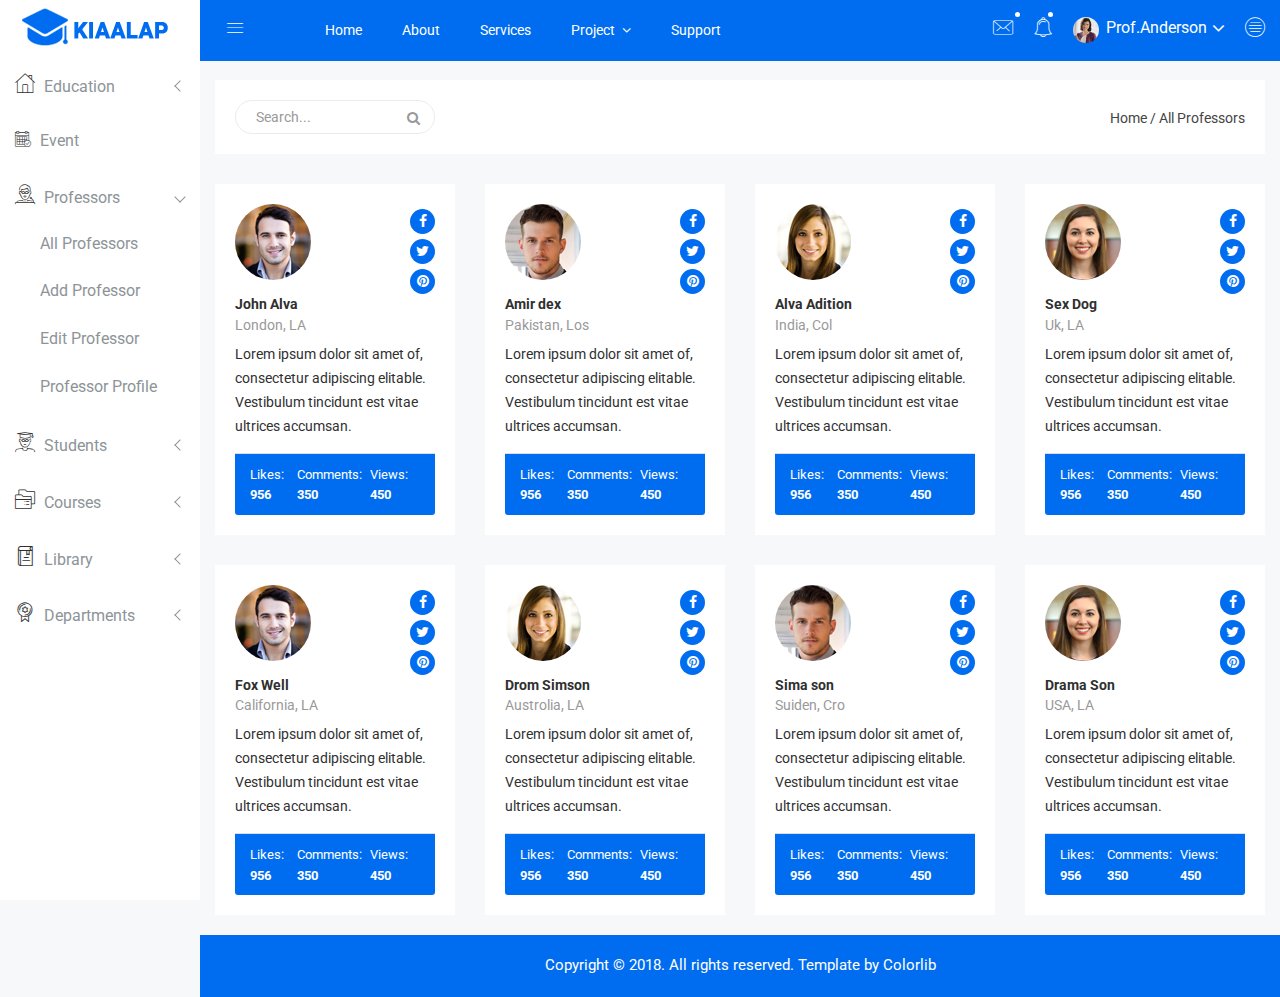
<file: kiaalap-master/all-professors.html>
<!doctype html>
<html class="no-js" lang="en">

<head>
    <meta charset="utf-8">
    <meta http-equiv="x-ua-compatible" content="ie=edge">
    <title>All Professor | Kiaalap - Kiaalap Admin Template</title>
    <meta name="description" content="">
    <meta name="viewport" content="width=device-width, initial-scale=1">
    <!-- favicon
		============================================ -->
    <link rel="shortcut icon" type="image/x-icon" href="img/favicon.ico">
    <!-- Google Fonts
		============================================ -->
    <link href="https://fonts.googleapis.com/css?family=Roboto:100,300,400,700,900" rel="stylesheet">
    <!-- Bootstrap CSS
		============================================ -->
    <link rel="stylesheet" href="css/bootstrap.min.css">
    <!-- Bootstrap CSS
		============================================ -->
    <link rel="stylesheet" href="css/font-awesome.min.css">
    <!-- owl.carousel CSS
		============================================ -->
    <link rel="stylesheet" href="css/owl.carousel.css">
    <link rel="stylesheet" href="css/owl.theme.css">
    <link rel="stylesheet" href="css/owl.transitions.css">
    <!-- animate CSS
		============================================ -->
    <link rel="stylesheet" href="css/animate.css">
    <!-- normalize CSS
		============================================ -->
    <link rel="stylesheet" href="css/normalize.css">
    <!-- meanmenu icon CSS
		============================================ -->
    <link rel="stylesheet" href="css/meanmenu.min.css">
    <!-- main CSS
		============================================ -->
    <link rel="stylesheet" href="css/main.css">
    <!-- educate icon CSS
		============================================ -->
    <link rel="stylesheet" href="css/educate-custon-icon.css">
    <!-- morrisjs CSS
		============================================ -->
    <link rel="stylesheet" href="css/morrisjs/morris.css">
    <!-- mCustomScrollbar CSS
		============================================ -->
    <link rel="stylesheet" href="css/scrollbar/jquery.mCustomScrollbar.min.css">
    <!-- metisMenu CSS
		============================================ -->
    <link rel="stylesheet" href="css/metisMenu/metisMenu.min.css">
    <link rel="stylesheet" href="css/metisMenu/metisMenu-vertical.css">
    <!-- calendar CSS
		============================================ -->
    <link rel="stylesheet" href="css/calendar/fullcalendar.min.css">
    <link rel="stylesheet" href="css/calendar/fullcalendar.print.min.css">
    <!-- style CSS
		============================================ -->
    <link rel="stylesheet" href="style.css">
    <!-- responsive CSS
		============================================ -->
    <link rel="stylesheet" href="css/responsive.css">
    <!-- modernizr JS
		============================================ -->
    <script src="js/vendor/modernizr-2.8.3.min.js"></script>
</head>

<body>
    <!--[if lt IE 8]>
		<p class="browserupgrade">You are using an <strong>outdated</strong> browser. Please <a href="http://browsehappy.com/">upgrade your browser</a> to improve your experience.</p>
	<![endif]-->
    <!-- Start Left menu area -->
    <div class="left-sidebar-pro">
        <nav id="sidebar" class="">
            <div class="sidebar-header">
                <a href="index.html"><img class="main-logo" src="img/logo/logo.png" alt="" /></a>
                <strong><a href="index.html"><img src="img/logo/logosn.png" alt="" /></a></strong>
            </div>
            <div class="left-custom-menu-adp-wrap comment-scrollbar">
                <nav class="sidebar-nav left-sidebar-menu-pro">
                    <ul class="metismenu" id="menu1">
                        <li>
                            <a class="has-arrow" href="index.html">
								   <span class="educate-icon educate-home icon-wrap"></span>
								   <span class="mini-click-non">Education</span>
								</a>
                            <ul class="submenu-angle" aria-expanded="true">
                                <li><a title="Dashboard v.1" href="index.html"><span class="mini-sub-pro">Dashboard v.1</span></a></li>
                                <li><a title="Dashboard v.2" href="index-1.html"><span class="mini-sub-pro">Dashboard v.2</span></a></li>
                                <li><a title="Dashboard v.3" href="index-2.html"><span class="mini-sub-pro">Dashboard v.3</span></a></li>
                                <li><a title="Analytics" href="analytics.html"><span class="mini-sub-pro">Analytics</span></a></li>
                                <li><a title="Widgets" href="widgets.html"><span class="mini-sub-pro">Widgets</span></a></li>
                            </ul>
                        </li>
                        <li>
                            <a title="Landing Page" href="events.html" aria-expanded="false"><span class="educate-icon educate-event icon-wrap sub-icon-mg" aria-hidden="true"></span> <span class="mini-click-non">Event</span></a>
                        </li>
                        <li class="active">
                            <a class="has-arrow" href="all-professors.html" aria-expanded="false"><span class="educate-icon educate-professor icon-wrap"></span> <span class="mini-click-non">Professors</span></a>
                            <ul class="submenu-angle" aria-expanded="false">
                                <li><a title="All Professors" href="all-professors.html"><span class="mini-sub-pro">All Professors</span></a></li>
                                <li><a title="Add Professor" href="add-professor.html"><span class="mini-sub-pro">Add Professor</span></a></li>
                                <li><a title="Edit Professor" href="edit-professor.html"><span class="mini-sub-pro">Edit Professor</span></a></li>
                                <li><a title="Professor Profile" href="professor-profile.html"><span class="mini-sub-pro">Professor Profile</span></a></li>
                            </ul>
                        </li>
                        <li>
                            <a class="has-arrow" href="all-students.html" aria-expanded="false"><span class="educate-icon educate-student icon-wrap"></span> <span class="mini-click-non">Students</span></a>
                            <ul class="submenu-angle" aria-expanded="false">
                                <li><a title="All Students" href="all-students.html"><span class="mini-sub-pro">All Students</span></a></li>
                                <li><a title="Add Students" href="add-student.html"><span class="mini-sub-pro">Add Student</span></a></li>
                                <li><a title="Edit Students" href="edit-student.html"><span class="mini-sub-pro">Edit Student</span></a></li>
                                <li><a title="Students Profile" href="student-profile.html"><span class="mini-sub-pro">Student Profile</span></a></li>
                            </ul>
                        </li>
                        <li>
                            <a class="has-arrow" href="all-courses.html" aria-expanded="false"><span class="educate-icon educate-course icon-wrap"></span> <span class="mini-click-non">Courses</span></a>
                            <ul class="submenu-angle" aria-expanded="false">
                                <li><a title="All Courses" href="all-courses.html"><span class="mini-sub-pro">All Courses</span></a></li>
                                <li><a title="Add Courses" href="add-course.html"><span class="mini-sub-pro">Add Course</span></a></li>
                                <li><a title="Edit Courses" href="edit-course.html"><span class="mini-sub-pro">Edit Course</span></a></li>
                                <li><a title="Courses Profile" href="course-info.html"><span class="mini-sub-pro">Courses Info</span></a></li>
                                <li><a title="course Payment" href="course-payment.html"><span class="mini-sub-pro">Courses Payment</span></a></li>
                            </ul>
                        </li>
                        <li>
                            <a class="has-arrow" href="all-courses.html" aria-expanded="false"><span class="educate-icon educate-library icon-wrap"></span> <span class="mini-click-non">Library</span></a>
                            <ul class="submenu-angle" aria-expanded="false">
                                <li><a title="All Library" href="library-assets.html"><span class="mini-sub-pro">Library Assets</span></a></li>
                                <li><a title="Add Library" href="add-library-assets.html"><span class="mini-sub-pro">Add Library Asset</span></a></li>
                                <li><a title="Edit Library" href="edit-library-assets.html"><span class="mini-sub-pro">Edit Library Asset</span></a></li>
                            </ul>
                        </li>
                        <li>
                            <a class="has-arrow" href="all-courses.html" aria-expanded="false"><span class="educate-icon educate-department icon-wrap"></span> <span class="mini-click-non">Departments</span></a>
                            <ul class="submenu-angle" aria-expanded="false">
                                <li><a title="Departments List" href="departments.html"><span class="mini-sub-pro">Departments List</span></a></li>
                                <li><a title="Add Departments" href="add-department.html"><span class="mini-sub-pro">Add Departments</span></a></li>
                                <li><a title="Edit Departments" href="edit-department.html"><span class="mini-sub-pro">Edit Departments</span></a></li>
                            </ul>
                        </li>
                        <li>
                            <a class="has-arrow" href="mailbox.html" aria-expanded="false"><span class="educate-icon educate-message icon-wrap"></span> <span class="mini-click-non">Mailbox</span></a>
                            <ul class="submenu-angle" aria-expanded="false">
                                <li><a title="Inbox" href="mailbox.html"><span class="mini-sub-pro">Inbox</span></a></li>
                                <li><a title="View Mail" href="mailbox-view.html"><span class="mini-sub-pro">View Mail</span></a></li>
                                <li><a title="Compose Mail" href="mailbox-compose.html"><span class="mini-sub-pro">Compose Mail</span></a></li>
                            </ul>
                        </li>
                        <li>
                            <a class="has-arrow" href="mailbox.html" aria-expanded="false"><span class="educate-icon educate-interface icon-wrap"></span> <span class="mini-click-non">Interface</span></a>
                            <ul class="submenu-angle interface-mini-nb-dp" aria-expanded="false">
                                <li><a title="Google Map" href="google-map.html"><span class="mini-sub-pro">Google Map</span></a></li>
                                <li><a title="Data Maps" href="data-maps.html"><span class="mini-sub-pro">Data Maps</span></a></li>
                                <li><a title="Pdf Viewer" href="pdf-viewer.html"><span class="mini-sub-pro">Pdf Viewer</span></a></li>
                                <li><a title="X-Editable" href="x-editable.html"><span class="mini-sub-pro">X-Editable</span></a></li>
                                <li><a title="Code Editor" href="code-editor.html"><span class="mini-sub-pro">Code Editor</span></a></li>
                                <li><a title="Tree View" href="tree-view.html"><span class="mini-sub-pro">Tree View</span></a></li>
                                <li><a title="Preloader" href="preloader.html"><span class="mini-sub-pro">Preloader</span></a></li>
                                <li><a title="Images Cropper" href="images-cropper.html"><span class="mini-sub-pro">Images Cropper</span></a></li>
                            </ul>
                        </li>
                        <li>
                            <a class="has-arrow" href="mailbox.html" aria-expanded="false"><span class="educate-icon educate-charts icon-wrap"></span> <span class="mini-click-non">Charts</span></a>
                            <ul class="submenu-angle chart-mini-nb-dp" aria-expanded="false">
                                <li><a title="Bar Charts" href="bar-charts.html"><span class="mini-sub-pro">Bar Charts</span></a></li>
                                <li><a title="Line Charts" href="line-charts.html"><span class="mini-sub-pro">Line Charts</span></a></li>
                                <li><a title="Area Charts" href="area-charts.html"><span class="mini-sub-pro">Area Charts</span></a></li>
                                <li><a title="Rounded Charts" href="rounded-chart.html"><span class="mini-sub-pro">Rounded Charts</span></a></li>
                                <li><a title="C3 Charts" href="c3.html"><span class="mini-sub-pro">C3 Charts</span></a></li>
                                <li><a title="Sparkline Charts" href="sparkline.html"><span class="mini-sub-pro">Sparkline Charts</span></a></li>
                                <li><a title="Peity Charts" href="peity.html"><span class="mini-sub-pro">Peity Charts</span></a></li>
                            </ul>
                        </li>
                        <li>
                            <a class="has-arrow" href="mailbox.html" aria-expanded="false"><span class="educate-icon educate-data-table icon-wrap"></span> <span class="mini-click-non">Data Tables</span></a>
                            <ul class="submenu-angle" aria-expanded="false">
                                <li><a title="Peity Charts" href="static-table.html"><span class="mini-sub-pro">Static Table</span></a></li>
                                <li><a title="Data Table" href="data-table.html"><span class="mini-sub-pro">Data Table</span></a></li>
                            </ul>
                        </li>
                        <li>
                            <a class="has-arrow" href="mailbox.html" aria-expanded="false"><span class="educate-icon educate-form icon-wrap"></span> <span class="mini-click-non">Forms Elements</span></a>
                            <ul class="submenu-angle form-mini-nb-dp" aria-expanded="false">
                                <li><a title="Basic Form Elements" href="basic-form-element.html"><span class="mini-sub-pro">Bc Form Elements</span></a></li>
                                <li><a title="Advance Form Elements" href="advance-form-element.html"><span class="mini-sub-pro">Ad Form Elements</span></a></li>
                                <li><a title="Password Meter" href="password-meter.html"><span class="mini-sub-pro">Password Meter</span></a></li>
                                <li><a title="Multi Upload" href="multi-upload.html"><span class="mini-sub-pro">Multi Upload</span></a></li>
                                <li><a title="Text Editor" href="tinymc.html"><span class="mini-sub-pro">Text Editor</span></a></li>
                                <li><a title="Dual List Box" href="dual-list-box.html"><span class="mini-sub-pro">Dual List Box</span></a></li>
                            </ul>
                        </li>
                        <li>
                            <a class="has-arrow" href="mailbox.html" aria-expanded="false"><span class="educate-icon educate-apps icon-wrap"></span> <span class="mini-click-non">App views</span></a>
                            <ul class="submenu-angle app-mini-nb-dp" aria-expanded="false">
                                <li><a title="Notifications" href="notifications.html"><span class="mini-sub-pro">Notifications</span></a></li>
                                <li><a title="Alerts" href="alerts.html"><span class="mini-sub-pro">Alerts</span></a></li>
                                <li><a title="Modals" href="modals.html"><span class="mini-sub-pro">Modals</span></a></li>
                                <li><a title="Buttons" href="buttons.html"><span class="mini-sub-pro">Buttons</span></a></li>
                                <li><a title="Tabs" href="tabs.html"><span class="mini-sub-pro">Tabs</span></a></li>
                                <li><a title="Accordion" href="accordion.html"><span class="mini-sub-pro">Accordion</span></a></li>
                            </ul>
                        </li>
                        <li id="removable">
                            <a class="has-arrow" href="#" aria-expanded="false"><span class="educate-icon educate-pages icon-wrap"></span> <span class="mini-click-non">Pages</span></a>
                            <ul class="submenu-angle page-mini-nb-dp" aria-expanded="false">
                                <li><a title="Login" href="login.html"><span class="mini-sub-pro">Login</span></a></li>
                                <li><a title="Register" href="register.html"><span class="mini-sub-pro">Register</span></a></li>
                                <li><a title="Lock" href="lock.html"><span class="mini-sub-pro">Lock</span></a></li>
                                <li><a title="Password Recovery" href="password-recovery.html"><span class="mini-sub-pro">Password Recovery</span></a></li>
                                <li><a title="404 Page" href="404.html"><span class="mini-sub-pro">404 Page</span></a></li>
                                <li><a title="500 Page" href="500.html"><span class="mini-sub-pro">500 Page</span></a></li>
                            </ul>
                        </li>
                    </ul>
                </nav>
            </div>
        </nav>
    </div>
    <!-- End Left menu area -->
    <!-- Start Welcome area -->
    <div class="all-content-wrapper">
        <div class="container-fluid">
            <div class="row">
                <div class="col-lg-12 col-md-12 col-sm-12 col-xs-12">
                    <div class="logo-pro">
                        <a href="index.html"><img class="main-logo" src="img/logo/logo.png" alt="" /></a>
                    </div>
                </div>
            </div>
        </div>
        <div class="header-advance-area">
            <div class="header-top-area">
                <div class="container-fluid">
                    <div class="row">
                        <div class="col-lg-12 col-md-12 col-sm-12 col-xs-12">
                            <div class="header-top-wraper">
                                <div class="row">
                                    <div class="col-lg-1 col-md-0 col-sm-1 col-xs-12">
                                        <div class="menu-switcher-pro">
                                            <button type="button" id="sidebarCollapse" class="btn bar-button-pro header-drl-controller-btn btn-info navbar-btn">
													<i class="educate-icon educate-nav"></i>
												</button>
                                        </div>
                                    </div>
                                    <div class="col-lg-6 col-md-7 col-sm-6 col-xs-12">
                                        <div class="header-top-menu tabl-d-n">
                                            <ul class="nav navbar-nav mai-top-nav">
                                                <li class="nav-item"><a href="#" class="nav-link">Home</a>
                                                </li>
                                                <li class="nav-item"><a href="#" class="nav-link">About</a>
                                                </li>
                                                <li class="nav-item"><a href="#" class="nav-link">Services</a>
                                                </li>
                                                <li class="nav-item dropdown res-dis-nn">
                                                    <a href="#" data-toggle="dropdown" role="button" aria-expanded="false" class="nav-link dropdown-toggle">Project <span class="angle-down-topmenu"><i class="fa fa-angle-down"></i></span></a>
                                                    <div role="menu" class="dropdown-menu animated zoomIn">
                                                        <a href="#" class="dropdown-item">Documentation</a>
                                                        <a href="#" class="dropdown-item">Expert Backend</a>
                                                        <a href="#" class="dropdown-item">Expert FrontEnd</a>
                                                        <a href="#" class="dropdown-item">Contact Support</a>
                                                    </div>
                                                </li>
                                                <li class="nav-item"><a href="#" class="nav-link">Support</a>
                                                </li>
                                            </ul>
                                        </div>
                                    </div>
                                    <div class="col-lg-5 col-md-5 col-sm-12 col-xs-12">
                                        <div class="header-right-info">
                                            <ul class="nav navbar-nav mai-top-nav header-right-menu">
                                                <li class="nav-item dropdown">
                                                    <a href="#" data-toggle="dropdown" role="button" aria-expanded="false" class="nav-link dropdown-toggle"><i class="educate-icon educate-message edu-chat-pro" aria-hidden="true"></i><span class="indicator-ms"></span></a>
                                                    <div role="menu" class="author-message-top dropdown-menu animated zoomIn">
                                                        <div class="message-single-top">
                                                            <h1>Message</h1>
                                                        </div>
                                                        <ul class="message-menu">
                                                            <li>
                                                                <a href="#">
                                                                    <div class="message-img">
                                                                        <img src="img/contact/1.jpg" alt="">
                                                                    </div>
                                                                    <div class="message-content">
                                                                        <span class="message-date">16 Sept</span>
                                                                        <h2>Advanda Cro</h2>
                                                                        <p>Please done this project as soon possible.</p>
                                                                    </div>
                                                                </a>
                                                            </li>
                                                            <li>
                                                                <a href="#">
                                                                    <div class="message-img">
                                                                        <img src="img/contact/4.jpg" alt="">
                                                                    </div>
                                                                    <div class="message-content">
                                                                        <span class="message-date">16 Sept</span>
                                                                        <h2>Sulaiman din</h2>
                                                                        <p>Please done this project as soon possible.</p>
                                                                    </div>
                                                                </a>
                                                            </li>
                                                            <li>
                                                                <a href="#">
                                                                    <div class="message-img">
                                                                        <img src="img/contact/3.jpg" alt="">
                                                                    </div>
                                                                    <div class="message-content">
                                                                        <span class="message-date">16 Sept</span>
                                                                        <h2>Victor Jara</h2>
                                                                        <p>Please done this project as soon possible.</p>
                                                                    </div>
                                                                </a>
                                                            </li>
                                                            <li>
                                                                <a href="#">
                                                                    <div class="message-img">
                                                                        <img src="img/contact/2.jpg" alt="">
                                                                    </div>
                                                                    <div class="message-content">
                                                                        <span class="message-date">16 Sept</span>
                                                                        <h2>Victor Jara</h2>
                                                                        <p>Please done this project as soon possible.</p>
                                                                    </div>
                                                                </a>
                                                            </li>
                                                        </ul>
                                                        <div class="message-view">
                                                            <a href="#">View All Messages</a>
                                                        </div>
                                                    </div>
                                                </li>
                                                <li class="nav-item"><a href="#" data-toggle="dropdown" role="button" aria-expanded="false" class="nav-link dropdown-toggle"><i class="educate-icon educate-bell" aria-hidden="true"></i><span class="indicator-nt"></span></a>
                                                    <div role="menu" class="notification-author dropdown-menu animated zoomIn">
                                                        <div class="notification-single-top">
                                                            <h1>Notifications</h1>
                                                        </div>
                                                        <ul class="notification-menu">
                                                            <li>
                                                                <a href="#">
                                                                    <div class="notification-icon">
                                                                        <i class="educate-icon educate-checked edu-checked-pro admin-check-pro" aria-hidden="true"></i>
                                                                    </div>
                                                                    <div class="notification-content">
                                                                        <span class="notification-date">16 Sept</span>
                                                                        <h2>Advanda Cro</h2>
                                                                        <p>Please done this project as soon possible.</p>
                                                                    </div>
                                                                </a>
                                                            </li>
                                                            <li>
                                                                <a href="#">
                                                                    <div class="notification-icon">
                                                                        <i class="fa fa-cloud edu-cloud-computing-down" aria-hidden="true"></i>
                                                                    </div>
                                                                    <div class="notification-content">
                                                                        <span class="notification-date">16 Sept</span>
                                                                        <h2>Sulaiman din</h2>
                                                                        <p>Please done this project as soon possible.</p>
                                                                    </div>
                                                                </a>
                                                            </li>
                                                            <li>
                                                                <a href="#">
                                                                    <div class="notification-icon">
                                                                        <i class="fa fa-eraser edu-shield" aria-hidden="true"></i>
                                                                    </div>
                                                                    <div class="notification-content">
                                                                        <span class="notification-date">16 Sept</span>
                                                                        <h2>Victor Jara</h2>
                                                                        <p>Please done this project as soon possible.</p>
                                                                    </div>
                                                                </a>
                                                            </li>
                                                            <li>
                                                                <a href="#">
                                                                    <div class="notification-icon">
                                                                        <i class="fa fa-line-chart edu-analytics-arrow" aria-hidden="true"></i>
                                                                    </div>
                                                                    <div class="notification-content">
                                                                        <span class="notification-date">16 Sept</span>
                                                                        <h2>Victor Jara</h2>
                                                                        <p>Please done this project as soon possible.</p>
                                                                    </div>
                                                                </a>
                                                            </li>
                                                        </ul>
                                                        <div class="notification-view">
                                                            <a href="#">View All Notification</a>
                                                        </div>
                                                    </div>
                                                </li>
                                                <li class="nav-item">
                                                    <a href="#" data-toggle="dropdown" role="button" aria-expanded="false" class="nav-link dropdown-toggle">
															<img src="img/product/pro4.jpg" alt="" />
															<span class="admin-name">Prof.Anderson</span>
															<i class="fa fa-angle-down edu-icon edu-down-arrow"></i>
														</a>
                                                    <ul role="menu" class="dropdown-header-top author-log dropdown-menu animated zoomIn">
                                                        <li><a href="#"><span class="edu-icon edu-home-admin author-log-ic"></span>My Account</a>
                                                        </li>
                                                        <li><a href="#"><span class="edu-icon edu-user-rounded author-log-ic"></span>My Profile</a>
                                                        </li>
                                                        <li><a href="#"><span class="edu-icon edu-money author-log-ic"></span>User Billing</a>
                                                        </li>
                                                        <li><a href="#"><span class="edu-icon edu-settings author-log-ic"></span>Settings</a>
                                                        </li>
                                                        <li><a href="#"><span class="edu-icon edu-locked author-log-ic"></span>Log Out</a>
                                                        </li>
                                                    </ul>
                                                </li>
                                                <li class="nav-item nav-setting-open"><a href="#" data-toggle="dropdown" role="button" aria-expanded="false" class="nav-link dropdown-toggle"><i class="educate-icon educate-menu"></i></a>

                                                    <div role="menu" class="admintab-wrap menu-setting-wrap menu-setting-wrap-bg dropdown-menu animated zoomIn">
                                                        <ul class="nav nav-tabs custon-set-tab">
                                                            <li class="active"><a data-toggle="tab" href="#Notes">Notes</a>
                                                            </li>
                                                            <li><a data-toggle="tab" href="#Projects">Projects</a>
                                                            </li>
                                                            <li><a data-toggle="tab" href="#Settings">Settings</a>
                                                            </li>
                                                        </ul>

                                                        <div class="tab-content custom-bdr-nt">
                                                            <div id="Notes" class="tab-pane fade in active">
                                                                <div class="notes-area-wrap">
                                                                    <div class="note-heading-indicate">
                                                                        <h2><i class="fa fa-comments-o"></i> Latest Notes</h2>
                                                                        <p>You have 10 new message.</p>
                                                                    </div>
                                                                    <div class="notes-list-area notes-menu-scrollbar">
                                                                        <ul class="notes-menu-list">
                                                                            <li>
                                                                                <a href="#">
                                                                                    <div class="notes-list-flow">
                                                                                        <div class="notes-img">
                                                                                            <img src="img/contact/4.jpg" alt="" />
                                                                                        </div>
                                                                                        <div class="notes-content">
                                                                                            <p> The point of using Lorem Ipsum is that it has a more-or-less normal.</p>
                                                                                            <span>Yesterday 2:45 pm</span>
                                                                                        </div>
                                                                                    </div>
                                                                                </a>
                                                                            </li>
                                                                            <li>
                                                                                <a href="#">
                                                                                    <div class="notes-list-flow">
                                                                                        <div class="notes-img">
                                                                                            <img src="img/contact/1.jpg" alt="" />
                                                                                        </div>
                                                                                        <div class="notes-content">
                                                                                            <p> The point of using Lorem Ipsum is that it has a more-or-less normal.</p>
                                                                                            <span>Yesterday 2:45 pm</span>
                                                                                        </div>
                                                                                    </div>
                                                                                </a>
                                                                            </li>
                                                                            <li>
                                                                                <a href="#">
                                                                                    <div class="notes-list-flow">
                                                                                        <div class="notes-img">
                                                                                            <img src="img/contact/2.jpg" alt="" />
                                                                                        </div>
                                                                                        <div class="notes-content">
                                                                                            <p> The point of using Lorem Ipsum is that it has a more-or-less normal.</p>
                                                                                            <span>Yesterday 2:45 pm</span>
                                                                                        </div>
                                                                                    </div>
                                                                                </a>
                                                                            </li>
                                                                            <li>
                                                                                <a href="#">
                                                                                    <div class="notes-list-flow">
                                                                                        <div class="notes-img">
                                                                                            <img src="img/contact/3.jpg" alt="" />
                                                                                        </div>
                                                                                        <div class="notes-content">
                                                                                            <p> The point of using Lorem Ipsum is that it has a more-or-less normal.</p>
                                                                                            <span>Yesterday 2:45 pm</span>
                                                                                        </div>
                                                                                    </div>
                                                                                </a>
                                                                            </li>
                                                                            <li>
                                                                                <a href="#">
                                                                                    <div class="notes-list-flow">
                                                                                        <div class="notes-img">
                                                                                            <img src="img/contact/4.jpg" alt="" />
                                                                                        </div>
                                                                                        <div class="notes-content">
                                                                                            <p> The point of using Lorem Ipsum is that it has a more-or-less normal.</p>
                                                                                            <span>Yesterday 2:45 pm</span>
                                                                                        </div>
                                                                                    </div>
                                                                                </a>
                                                                            </li>
                                                                            <li>
                                                                                <a href="#">
                                                                                    <div class="notes-list-flow">
                                                                                        <div class="notes-img">
                                                                                            <img src="img/contact/1.jpg" alt="" />
                                                                                        </div>
                                                                                        <div class="notes-content">
                                                                                            <p> The point of using Lorem Ipsum is that it has a more-or-less normal.</p>
                                                                                            <span>Yesterday 2:45 pm</span>
                                                                                        </div>
                                                                                    </div>
                                                                                </a>
                                                                            </li>
                                                                            <li>
                                                                                <a href="#">
                                                                                    <div class="notes-list-flow">
                                                                                        <div class="notes-img">
                                                                                            <img src="img/contact/2.jpg" alt="" />
                                                                                        </div>
                                                                                        <div class="notes-content">
                                                                                            <p> The point of using Lorem Ipsum is that it has a more-or-less normal.</p>
                                                                                            <span>Yesterday 2:45 pm</span>
                                                                                        </div>
                                                                                    </div>
                                                                                </a>
                                                                            </li>
                                                                            <li>
                                                                                <a href="#">
                                                                                    <div class="notes-list-flow">
                                                                                        <div class="notes-img">
                                                                                            <img src="img/contact/1.jpg" alt="" />
                                                                                        </div>
                                                                                        <div class="notes-content">
                                                                                            <p> The point of using Lorem Ipsum is that it has a more-or-less normal.</p>
                                                                                            <span>Yesterday 2:45 pm</span>
                                                                                        </div>
                                                                                    </div>
                                                                                </a>
                                                                            </li>
                                                                            <li>
                                                                                <a href="#">
                                                                                    <div class="notes-list-flow">
                                                                                        <div class="notes-img">
                                                                                            <img src="img/contact/2.jpg" alt="" />
                                                                                        </div>
                                                                                        <div class="notes-content">
                                                                                            <p> The point of using Lorem Ipsum is that it has a more-or-less normal.</p>
                                                                                            <span>Yesterday 2:45 pm</span>
                                                                                        </div>
                                                                                    </div>
                                                                                </a>
                                                                            </li>
                                                                            <li>
                                                                                <a href="#">
                                                                                    <div class="notes-list-flow">
                                                                                        <div class="notes-img">
                                                                                            <img src="img/contact/3.jpg" alt="" />
                                                                                        </div>
                                                                                        <div class="notes-content">
                                                                                            <p> The point of using Lorem Ipsum is that it has a more-or-less normal.</p>
                                                                                            <span>Yesterday 2:45 pm</span>
                                                                                        </div>
                                                                                    </div>
                                                                                </a>
                                                                            </li>
                                                                        </ul>
                                                                    </div>
                                                                </div>
                                                            </div>
                                                            <div id="Projects" class="tab-pane fade">
                                                                <div class="projects-settings-wrap">
                                                                    <div class="note-heading-indicate">
                                                                        <h2><i class="fa fa-cube"></i> Latest projects</h2>
                                                                        <p> You have 20 projects. 5 not completed.</p>
                                                                    </div>
                                                                    <div class="project-st-list-area project-st-menu-scrollbar">
                                                                        <ul class="projects-st-menu-list">
                                                                            <li>
                                                                                <a href="#">
                                                                                    <div class="project-list-flow">
                                                                                        <div class="projects-st-heading">
                                                                                            <h2>Web Development</h2>
                                                                                            <p> The point of using Lorem Ipsum is that it has a more or less normal.</p>
                                                                                            <span class="project-st-time">1 hours ago</span>
                                                                                        </div>
                                                                                        <div class="projects-st-content">
                                                                                            <p>Completion with: 28%</p>
                                                                                            <div class="progress progress-mini">
                                                                                                <div style="width: 28%;" class="progress-bar progress-bar-danger hd-tp-1"></div>
                                                                                            </div>
                                                                                            <p>Project end: 4:00 pm - 12.06.2014</p>
                                                                                        </div>
                                                                                    </div>
                                                                                </a>
                                                                            </li>
                                                                            <li>
                                                                                <a href="#">
                                                                                    <div class="project-list-flow">
                                                                                        <div class="projects-st-heading">
                                                                                            <h2>Software Development</h2>
                                                                                            <p> The point of using Lorem Ipsum is that it has a more or less normal.</p>
                                                                                            <span class="project-st-time">2 hours ago</span>
                                                                                        </div>
                                                                                        <div class="projects-st-content project-rating-cl">
                                                                                            <p>Completion with: 68%</p>
                                                                                            <div class="progress progress-mini">
                                                                                                <div style="width: 68%;" class="progress-bar hd-tp-2"></div>
                                                                                            </div>
                                                                                            <p>Project end: 4:00 pm - 12.06.2014</p>
                                                                                        </div>
                                                                                    </div>
                                                                                </a>
                                                                            </li>
                                                                            <li>
                                                                                <a href="#">
                                                                                    <div class="project-list-flow">
                                                                                        <div class="projects-st-heading">
                                                                                            <h2>Graphic Design</h2>
                                                                                            <p> The point of using Lorem Ipsum is that it has a more or less normal.</p>
                                                                                            <span class="project-st-time">3 hours ago</span>
                                                                                        </div>
                                                                                        <div class="projects-st-content">
                                                                                            <p>Completion with: 78%</p>
                                                                                            <div class="progress progress-mini">
                                                                                                <div style="width: 78%;" class="progress-bar hd-tp-3"></div>
                                                                                            </div>
                                                                                            <p>Project end: 4:00 pm - 12.06.2014</p>
                                                                                        </div>
                                                                                    </div>
                                                                                </a>
                                                                            </li>
                                                                            <li>
                                                                                <a href="#">
                                                                                    <div class="project-list-flow">
                                                                                        <div class="projects-st-heading">
                                                                                            <h2>Web Design</h2>
                                                                                            <p> The point of using Lorem Ipsum is that it has a more or less normal.</p>
                                                                                            <span class="project-st-time">4 hours ago</span>
                                                                                        </div>
                                                                                        <div class="projects-st-content project-rating-cl2">
                                                                                            <p>Completion with: 38%</p>
                                                                                            <div class="progress progress-mini">
                                                                                                <div style="width: 38%;" class="progress-bar progress-bar-danger hd-tp-4"></div>
                                                                                            </div>
                                                                                            <p>Project end: 4:00 pm - 12.06.2014</p>
                                                                                        </div>
                                                                                    </div>
                                                                                </a>
                                                                            </li>
                                                                            <li>
                                                                                <a href="#">
                                                                                    <div class="project-list-flow">
                                                                                        <div class="projects-st-heading">
                                                                                            <h2>Business Card</h2>
                                                                                            <p> The point of using Lorem Ipsum is that it has a more or less normal.</p>
                                                                                            <span class="project-st-time">5 hours ago</span>
                                                                                        </div>
                                                                                        <div class="projects-st-content">
                                                                                            <p>Completion with: 28%</p>
                                                                                            <div class="progress progress-mini">
                                                                                                <div style="width: 28%;" class="progress-bar progress-bar-danger hd-tp-5"></div>
                                                                                            </div>
                                                                                            <p>Project end: 4:00 pm - 12.06.2014</p>
                                                                                        </div>
                                                                                    </div>
                                                                                </a>
                                                                            </li>
                                                                            <li>
                                                                                <a href="#">
                                                                                    <div class="project-list-flow">
                                                                                        <div class="projects-st-heading">
                                                                                            <h2>Ecommerce Business</h2>
                                                                                            <p> The point of using Lorem Ipsum is that it has a more or less normal.</p>
                                                                                            <span class="project-st-time">6 hours ago</span>
                                                                                        </div>
                                                                                        <div class="projects-st-content project-rating-cl">
                                                                                            <p>Completion with: 68%</p>
                                                                                            <div class="progress progress-mini">
                                                                                                <div style="width: 68%;" class="progress-bar hd-tp-6"></div>
                                                                                            </div>
                                                                                            <p>Project end: 4:00 pm - 12.06.2014</p>
                                                                                        </div>
                                                                                    </div>
                                                                                </a>
                                                                            </li>
                                                                            <li>
                                                                                <a href="#">
                                                                                    <div class="project-list-flow">
                                                                                        <div class="projects-st-heading">
                                                                                            <h2>Woocommerce Plugin</h2>
                                                                                            <p> The point of using Lorem Ipsum is that it has a more or less normal.</p>
                                                                                            <span class="project-st-time">7 hours ago</span>
                                                                                        </div>
                                                                                        <div class="projects-st-content">
                                                                                            <p>Completion with: 78%</p>
                                                                                            <div class="progress progress-mini">
                                                                                                <div style="width: 78%;" class="progress-bar"></div>
                                                                                            </div>
                                                                                            <p>Project end: 4:00 pm - 12.06.2014</p>
                                                                                        </div>
                                                                                    </div>
                                                                                </a>
                                                                            </li>
                                                                            <li>
                                                                                <a href="#">
                                                                                    <div class="project-list-flow">
                                                                                        <div class="projects-st-heading">
                                                                                            <h2>Wordpress Theme</h2>
                                                                                            <p> The point of using Lorem Ipsum is that it has a more or less normal.</p>
                                                                                            <span class="project-st-time">9 hours ago</span>
                                                                                        </div>
                                                                                        <div class="projects-st-content project-rating-cl2">
                                                                                            <p>Completion with: 38%</p>
                                                                                            <div class="progress progress-mini">
                                                                                                <div style="width: 38%;" class="progress-bar progress-bar-danger"></div>
                                                                                            </div>
                                                                                            <p>Project end: 4:00 pm - 12.06.2014</p>
                                                                                        </div>
                                                                                    </div>
                                                                                </a>
                                                                            </li>
                                                                        </ul>
                                                                    </div>
                                                                </div>
                                                            </div>
                                                            <div id="Settings" class="tab-pane fade">
                                                                <div class="setting-panel-area">
                                                                    <div class="note-heading-indicate">
                                                                        <h2><i class="fa fa-gears"></i> Settings Panel</h2>
                                                                        <p> You have 20 Settings. 5 not completed.</p>
                                                                    </div>
                                                                    <ul class="setting-panel-list">
                                                                        <li>
                                                                            <div class="checkbox-setting-pro">
                                                                                <div class="checkbox-title-pro">
                                                                                    <h2>Show notifications</h2>
                                                                                    <div class="ts-custom-check">
                                                                                        <div class="onoffswitch">
                                                                                            <input type="checkbox" name="collapsemenu" class="onoffswitch-checkbox" id="example">
                                                                                            <label class="onoffswitch-label" for="example">
																									<span class="onoffswitch-inner"></span>
																									<span class="onoffswitch-switch"></span>
																								</label>
                                                                                        </div>
                                                                                    </div>
                                                                                </div>
                                                                            </div>
                                                                        </li>
                                                                        <li>
                                                                            <div class="checkbox-setting-pro">
                                                                                <div class="checkbox-title-pro">
                                                                                    <h2>Disable Chat</h2>
                                                                                    <div class="ts-custom-check">
                                                                                        <div class="onoffswitch">
                                                                                            <input type="checkbox" name="collapsemenu" class="onoffswitch-checkbox" id="example3">
                                                                                            <label class="onoffswitch-label" for="example3">
																									<span class="onoffswitch-inner"></span>
																									<span class="onoffswitch-switch"></span>
																								</label>
                                                                                        </div>
                                                                                    </div>
                                                                                </div>
                                                                            </div>
                                                                        </li>
                                                                        <li>
                                                                            <div class="checkbox-setting-pro">
                                                                                <div class="checkbox-title-pro">
                                                                                    <h2>Enable history</h2>
                                                                                    <div class="ts-custom-check">
                                                                                        <div class="onoffswitch">
                                                                                            <input type="checkbox" name="collapsemenu" class="onoffswitch-checkbox" id="example4">
                                                                                            <label class="onoffswitch-label" for="example4">
																									<span class="onoffswitch-inner"></span>
																									<span class="onoffswitch-switch"></span>
																								</label>
                                                                                        </div>
                                                                                    </div>
                                                                                </div>
                                                                            </div>
                                                                        </li>
                                                                        <li>
                                                                            <div class="checkbox-setting-pro">
                                                                                <div class="checkbox-title-pro">
                                                                                    <h2>Show charts</h2>
                                                                                    <div class="ts-custom-check">
                                                                                        <div class="onoffswitch">
                                                                                            <input type="checkbox" name="collapsemenu" class="onoffswitch-checkbox" id="example7">
                                                                                            <label class="onoffswitch-label" for="example7">
																									<span class="onoffswitch-inner"></span>
																									<span class="onoffswitch-switch"></span>
																								</label>
                                                                                        </div>
                                                                                    </div>
                                                                                </div>
                                                                            </div>
                                                                        </li>
                                                                        <li>
                                                                            <div class="checkbox-setting-pro">
                                                                                <div class="checkbox-title-pro">
                                                                                    <h2>Update everyday</h2>
                                                                                    <div class="ts-custom-check">
                                                                                        <div class="onoffswitch">
                                                                                            <input type="checkbox" name="collapsemenu" checked="" class="onoffswitch-checkbox" id="example2">
                                                                                            <label class="onoffswitch-label" for="example2">
																									<span class="onoffswitch-inner"></span>
																									<span class="onoffswitch-switch"></span>
																								</label>
                                                                                        </div>
                                                                                    </div>
                                                                                </div>
                                                                            </div>
                                                                        </li>
                                                                        <li>
                                                                            <div class="checkbox-setting-pro">
                                                                                <div class="checkbox-title-pro">
                                                                                    <h2>Global search</h2>
                                                                                    <div class="ts-custom-check">
                                                                                        <div class="onoffswitch">
                                                                                            <input type="checkbox" name="collapsemenu" checked="" class="onoffswitch-checkbox" id="example6">
                                                                                            <label class="onoffswitch-label" for="example6">
																									<span class="onoffswitch-inner"></span>
																									<span class="onoffswitch-switch"></span>
																								</label>
                                                                                        </div>
                                                                                    </div>
                                                                                </div>
                                                                            </div>
                                                                        </li>
                                                                        <li>
                                                                            <div class="checkbox-setting-pro">
                                                                                <div class="checkbox-title-pro">
                                                                                    <h2>Offline users</h2>
                                                                                    <div class="ts-custom-check">
                                                                                        <div class="onoffswitch">
                                                                                            <input type="checkbox" name="collapsemenu" checked="" class="onoffswitch-checkbox" id="example5">
                                                                                            <label class="onoffswitch-label" for="example5">
																									<span class="onoffswitch-inner"></span>
																									<span class="onoffswitch-switch"></span>
																								</label>
                                                                                        </div>
                                                                                    </div>
                                                                                </div>
                                                                            </div>
                                                                        </li>
                                                                    </ul>

                                                                </div>
                                                            </div>
                                                        </div>
                                                    </div>
                                                </li>
                                            </ul>
                                        </div>
                                    </div>
                                </div>
                            </div>
                        </div>
                    </div>
                </div>
            </div>
            <!-- Mobile Menu start -->
            <div class="mobile-menu-area">
                <div class="container">
                    <div class="row">
                        <div class="col-lg-12 col-md-12 col-sm-12 col-xs-12">
                            <div class="mobile-menu">
                                <nav id="dropdown">
                                    <ul class="mobile-menu-nav">
                                        <li><a data-toggle="collapse" data-target="#Charts" href="#">Home <span class="admin-project-icon edu-icon edu-down-arrow"></span></a>
                                            <ul class="collapse dropdown-header-top">
                                                <li><a href="index.html">Dashboard v.1</a></li>
                                                <li><a href="index-1.html">Dashboard v.2</a></li>
                                                <li><a href="index-3.html">Dashboard v.3</a></li>
                                                <li><a href="analytics.html">Analytics</a></li>
                                                <li><a href="widgets.html">Widgets</a></li>
                                            </ul>
                                        </li>
                                        <li><a href="events.html">Event</a></li>
                                        <li><a data-toggle="collapse" data-target="#demoevent" href="#">Professors <span class="admin-project-icon edu-icon edu-down-arrow"></span></a>
                                            <ul id="demoevent" class="collapse dropdown-header-top">
                                                <li><a href="all-professors.html">All Professors</a>
                                                </li>
                                                <li><a href="add-professor.html">Add Professor</a>
                                                </li>
                                                <li><a href="edit-professor.html">Edit Professor</a>
                                                </li>
                                                <li><a href="professor-profile.html">Professor Profile</a>
                                                </li>
                                            </ul>
                                        </li>
                                        <li><a data-toggle="collapse" data-target="#demopro" href="#">Students <span class="admin-project-icon edu-icon edu-down-arrow"></span></a>
                                            <ul id="demopro" class="collapse dropdown-header-top">
                                                <li><a href="all-students.html">All Students</a>
                                                </li>
                                                <li><a href="add-student.html">Add Student</a>
                                                </li>
                                                <li><a href="edit-student.html">Edit Student</a>
                                                </li>
                                                <li><a href="student-profile.html">Student Profile</a>
                                                </li>
                                            </ul>
                                        </li>
                                        <li><a data-toggle="collapse" data-target="#democrou" href="#">Courses <span class="admin-project-icon edu-icon edu-down-arrow"></span></a>
                                            <ul id="democrou" class="collapse dropdown-header-top">
                                                <li><a href="all-courses.html">All Courses</a>
                                                </li>
                                                <li><a href="add-course.html">Add Course</a>
                                                </li>
                                                <li><a href="edit-course.html">Edit Course</a>
                                                </li>
                                                <li><a href="course-profile.html">Courses Info</a>
                                                </li>
                                                <li><a href="course-payment.html">Courses Payment</a>
                                                </li>
                                            </ul>
                                        </li>
                                        <li><a data-toggle="collapse" data-target="#demolibra" href="#">Library <span class="admin-project-icon edu-icon edu-down-arrow"></span></a>
                                            <ul id="demolibra" class="collapse dropdown-header-top">
                                                <li><a href="library-assets.html">Library Assets</a>
                                                </li>
                                                <li><a href="add-library-assets.html">Add Library Asset</a>
                                                </li>
                                                <li><a href="edit-library-assets.html">Edit Library Asset</a>
                                                </li>
                                            </ul>
                                        </li>
                                        <li><a data-toggle="collapse" data-target="#demodepart" href="#">Departments <span class="admin-project-icon edu-icon edu-down-arrow"></span></a>
                                            <ul id="demodepart" class="collapse dropdown-header-top">
                                                <li><a href="departments.html">Departments List</a>
                                                </li>
                                                <li><a href="add-department.html">Add Departments</a>
                                                </li>
                                                <li><a href="edit-department.html">Edit Departments</a>
                                                </li>
                                            </ul>
                                        </li>
                                        <li><a data-toggle="collapse" data-target="#demomi" href="#">Mailbox <span class="admin-project-icon edu-icon edu-down-arrow"></span></a>
                                            <ul id="demomi" class="collapse dropdown-header-top">
                                                <li><a href="mailbox.html">Inbox</a>
                                                </li>
                                                <li><a href="mailbox-view.html">View Mail</a>
                                                </li>
                                                <li><a href="mailbox-compose.html">Compose Mail</a>
                                                </li>
                                            </ul>
                                        </li>
                                        <li><a data-toggle="collapse" data-target="#Miscellaneousmob" href="#">Interface <span class="admin-project-icon edu-icon edu-down-arrow"></span></a>
                                            <ul id="Miscellaneousmob" class="collapse dropdown-header-top">
                                                <li><a href="google-map.html">Google Map</a>
                                                </li>
                                                <li><a href="data-maps.html">Data Maps</a>
                                                </li>
                                                <li><a href="pdf-viewer.html">Pdf Viewer</a>
                                                </li>
                                                <li><a href="x-editable.html">X-Editable</a>
                                                </li>
                                                <li><a href="code-editor.html">Code Editor</a>
                                                </li>
                                                <li><a href="tree-view.html">Tree View</a>
                                                </li>
                                                <li><a href="preloader.html">Preloader</a>
                                                </li>
                                                <li><a href="images-cropper.html">Images Cropper</a>
                                                </li>
                                            </ul>
                                        </li>
                                        <li><a data-toggle="collapse" data-target="#Chartsmob" href="#">Charts <span class="admin-project-icon edu-icon edu-down-arrow"></span></a>
                                            <ul id="Chartsmob" class="collapse dropdown-header-top">
                                                <li><a href="bar-charts.html">Bar Charts</a>
                                                </li>
                                                <li><a href="line-charts.html">Line Charts</a>
                                                </li>
                                                <li><a href="area-charts.html">Area Charts</a>
                                                </li>
                                                <li><a href="rounded-chart.html">Rounded Charts</a>
                                                </li>
                                                <li><a href="c3.html">C3 Charts</a>
                                                </li>
                                                <li><a href="sparkline.html">Sparkline Charts</a>
                                                </li>
                                                <li><a href="peity.html">Peity Charts</a>
                                                </li>
                                            </ul>
                                        </li>
                                        <li><a data-toggle="collapse" data-target="#Tablesmob" href="#">Tables <span class="admin-project-icon edu-icon edu-down-arrow"></span></a>
                                            <ul id="Tablesmob" class="collapse dropdown-header-top">
                                                <li><a href="static-table.html">Static Table</a>
                                                </li>
                                                <li><a href="data-table.html">Data Table</a>
                                                </li>
                                            </ul>
                                        </li>
                                        <li><a data-toggle="collapse" data-target="#formsmob" href="#">Forms <span class="admin-project-icon edu-icon edu-down-arrow"></span></a>
                                            <ul id="formsmob" class="collapse dropdown-header-top">
                                                <li><a href="basic-form-element.html">Basic Form Elements</a>
                                                </li>
                                                <li><a href="advance-form-element.html">Advanced Form Elements</a>
                                                </li>
                                                <li><a href="password-meter.html">Password Meter</a>
                                                </li>
                                                <li><a href="multi-upload.html">Multi Upload</a>
                                                </li>
                                                <li><a href="tinymc.html">Text Editor</a>
                                                </li>
                                                <li><a href="dual-list-box.html">Dual List Box</a>
                                                </li>
                                            </ul>
                                        </li>
                                        <li><a data-toggle="collapse" data-target="#Appviewsmob" href="#">App views <span class="admin-project-icon edu-icon edu-down-arrow"></span></a>
                                            <ul id="Appviewsmob" class="collapse dropdown-header-top">
                                                <li><a href="basic-form-element.html">Basic Form Elements</a>
                                                </li>
                                                <li><a href="advance-form-element.html">Advanced Form Elements</a>
                                                </li>
                                                <li><a href="password-meter.html">Password Meter</a>
                                                </li>
                                                <li><a href="multi-upload.html">Multi Upload</a>
                                                </li>
                                                <li><a href="tinymc.html">Text Editor</a>
                                                </li>
                                                <li><a href="dual-list-box.html">Dual List Box</a>
                                                </li>
                                            </ul>
                                        </li>
                                        <li><a data-toggle="collapse" data-target="#Pagemob" href="#">Pages <span class="admin-project-icon edu-icon edu-down-arrow"></span></a>
                                            <ul id="Pagemob" class="collapse dropdown-header-top">
                                                <li><a href="login.html">Login</a>
                                                </li>
                                                <li><a href="register.html">Register</a>
                                                </li>
                                                <li><a href="lock.html">Lock</a>
                                                </li>
                                                <li><a href="password-recovery.html">Password Recovery</a>
                                                </li>
                                                <li><a href="404.html">404 Page</a></li>
                                                <li><a href="500.html">500 Page</a></li>
                                            </ul>
                                        </li>
                                    </ul>
                                </nav>
                            </div>
                        </div>
                    </div>
                </div>
            </div>
            <!-- Mobile Menu end -->
            <div class="breadcome-area">
                <div class="container-fluid">
                    <div class="row">
                        <div class="col-lg-12 col-md-12 col-sm-12 col-xs-12">
                            <div class="breadcome-list">
                                <div class="row">
                                    <div class="col-lg-6 col-md-6 col-sm-6 col-xs-12">
                                        <div class="breadcome-heading">
                                            <form role="search" class="sr-input-func">
                                                <input type="text" placeholder="Search..." class="search-int form-control">
                                                <a href="#"><i class="fa fa-search"></i></a>
                                            </form>
                                        </div>
                                    </div>
                                    <div class="col-lg-6 col-md-6 col-sm-6 col-xs-12">
                                        <ul class="breadcome-menu">
                                            <li><a href="#">Home</a> <span class="bread-slash">/</span>
                                            </li>
                                            <li><span class="bread-blod">All Professors</span>
                                            </li>
                                        </ul>
                                    </div>
                                </div>
                            </div>
                        </div>
                    </div>
                </div>
            </div>
        </div>
        <div class="contacts-area mg-b-15">
            <div class="container-fluid">
                <div class="row">
                    <div class="col-lg-3 col-md-6 col-sm-6 col-xs-12">
                        <div class="hpanel hblue contact-panel contact-panel-cs responsive-mg-b-30">
                            <div class="panel-body custom-panel-jw">
                                <div class="social-media-in">
                                    <a href="#"><i class="fa fa-facebook"></i></a>
                                    <a href="#"><i class="fa fa-twitter"></i></a>
                                    <a href="#"><i class="fa fa-pinterest"></i></a>
                                </div>
                                <img alt="logo" class="img-circle m-b" src="img/contact/1.jpg">
                                <h3><a href="">John Alva</a></h3>
                                <p class="all-pro-ad">London, LA</p>
                                <p>
                                    Lorem ipsum dolor sit amet of, consectetur adipiscing elitable. Vestibulum tincidunt est vitae ultrices accumsan.
                                </p>
                            </div>
                            <div class="panel-footer contact-footer">
                                <div class="professor-stds-int">
                                    <div class="professor-stds">
                                        <div class="contact-stat"><span>Likes: </span> <strong>956</strong></div>
                                    </div>
                                    <div class="professor-stds">
                                        <div class="contact-stat"><span>Comments: </span> <strong>350</strong></div>
                                    </div>
                                    <div class="professor-stds">
                                        <div class="contact-stat"><span>Views: </span> <strong>450</strong></div>
                                    </div>
                                </div>
                            </div>
                        </div>
                    </div>
                    <div class="col-lg-3 col-md-6 col-sm-6 col-xs-12">
                        <div class="hpanel hblue contact-panel contact-panel-cs responsive-mg-b-30">
                            <div class="panel-body custom-panel-jw">
                                <div class="social-media-in">
                                    <a href="#"><i class="fa fa-facebook"></i></a>
                                    <a href="#"><i class="fa fa-twitter"></i></a>
                                    <a href="#"><i class="fa fa-pinterest"></i></a>
                                </div>
                                <img alt="logo" class="img-circle m-b" src="img/contact/2.jpg">
                                <h3><a href="">Amir dex</a></h3>
                                <p class="all-pro-ad">Pakistan, Los</p>
                                <p>
                                    Lorem ipsum dolor sit amet of, consectetur adipiscing elitable. Vestibulum tincidunt est vitae ultrices accumsan.
                                </p>
                            </div>
                            <div class="panel-footer contact-footer">
                                <div class="professor-stds-int">
                                    <div class="professor-stds">
                                        <div class="contact-stat"><span>Likes: </span> <strong>956</strong></div>
                                    </div>
                                    <div class="professor-stds">
                                        <div class="contact-stat"><span>Comments: </span> <strong>350</strong></div>
                                    </div>
                                    <div class="professor-stds">
                                        <div class="contact-stat"><span>Views: </span> <strong>450</strong></div>
                                    </div>
                                </div>
                            </div>
                        </div>
                    </div>
                    <div class="col-lg-3 col-md-6 col-sm-6 col-xs-12">
                        <div class="hpanel hblue contact-panel contact-panel-cs responsive-mg-b-30 res-tablet-mg-t-30 dk-res-t-pro-30">
                            <div class="panel-body custom-panel-jw">
                                <div class="social-media-in">
                                    <a href="#"><i class="fa fa-facebook"></i></a>
                                    <a href="#"><i class="fa fa-twitter"></i></a>
                                    <a href="#"><i class="fa fa-pinterest"></i></a>
                                </div>
                                <img alt="logo" class="img-circle m-b" src="img/contact/3.jpg">
                                <h3><a href="">Alva Adition</a></h3>
                                <p class="all-pro-ad">India, Col</p>
                                <p>
                                    Lorem ipsum dolor sit amet of, consectetur adipiscing elitable. Vestibulum tincidunt est vitae ultrices accumsan.
                                </p>
                            </div>
                            <div class="panel-footer contact-footer">
                                <div class="professor-stds-int">
                                    <div class="professor-stds">
                                        <div class="contact-stat"><span>Likes: </span> <strong>956</strong></div>
                                    </div>
                                    <div class="professor-stds">
                                        <div class="contact-stat"><span>Comments: </span> <strong>350</strong></div>
                                    </div>
                                    <div class="professor-stds">
                                        <div class="contact-stat"><span>Views: </span> <strong>450</strong></div>
                                    </div>
                                </div>
                            </div>
                        </div>
                    </div>
                    <div class="col-lg-3 col-md-6 col-sm-6 col-xs-12">
                        <div class="hpanel hblue contact-panel contact-panel-cs res-tablet-mg-t-30 dk-res-t-pro-30">
                            <div class="panel-body custom-panel-jw">
                                <div class="social-media-in">
                                    <a href="#"><i class="fa fa-facebook"></i></a>
                                    <a href="#"><i class="fa fa-twitter"></i></a>
                                    <a href="#"><i class="fa fa-pinterest"></i></a>
                                </div>
                                <img alt="logo" class="img-circle m-b" src="img/contact/4.jpg">
                                <h3><a href="">Sex Dog</a></h3>
                                <p class="all-pro-ad">Uk, LA</p>
                                <p>
                                    Lorem ipsum dolor sit amet of, consectetur adipiscing elitable. Vestibulum tincidunt est vitae ultrices accumsan.
                                </p>
                            </div>
                            <div class="panel-footer contact-footer">
                                <div class="professor-stds-int">
                                    <div class="professor-stds">
                                        <div class="contact-stat"><span>Likes: </span> <strong>956</strong></div>
                                    </div>
                                    <div class="professor-stds">
                                        <div class="contact-stat"><span>Comments: </span> <strong>350</strong></div>
                                    </div>
                                    <div class="professor-stds">
                                        <div class="contact-stat"><span>Views: </span> <strong>450</strong></div>
                                    </div>
                                </div>
                            </div>
                        </div>
                    </div>
                </div>
                <div class="row">
                    <div class="col-lg-3 col-md-6 col-sm-6 col-xs-12">
                        <div class="hpanel hblue contact-panel contact-panel-cs mg-t-30">
                            <div class="panel-body custom-panel-jw">
                                <div class="social-media-in">
                                    <a href="#"><i class="fa fa-facebook"></i></a>
                                    <a href="#"><i class="fa fa-twitter"></i></a>
                                    <a href="#"><i class="fa fa-pinterest"></i></a>
                                </div>
                                <img alt="logo" class="img-circle m-b" src="img/contact/1.jpg">
                                <h3><a href="">Fox Well</a></h3>
                                <p class="all-pro-ad">California, LA</p>
                                <p>
                                    Lorem ipsum dolor sit amet of, consectetur adipiscing elitable. Vestibulum tincidunt est vitae ultrices accumsan.
                                </p>
                            </div>
                            <div class="panel-footer contact-footer">
                                <div class="professor-stds-int">
                                    <div class="professor-stds">
                                        <div class="contact-stat"><span>Likes: </span> <strong>956</strong></div>
                                    </div>
                                    <div class="professor-stds">
                                        <div class="contact-stat"><span>Comments: </span> <strong>350</strong></div>
                                    </div>
                                    <div class="professor-stds">
                                        <div class="contact-stat"><span>Views: </span> <strong>450</strong></div>
                                    </div>
                                </div>
                            </div>
                        </div>
                    </div>
                    <div class="col-lg-3 col-md-6 col-sm-6 col-xs-12">
                        <div class="hpanel hblue contact-panel contact-panel-cs mg-t-30">
                            <div class="panel-body custom-panel-jw">
                                <div class="social-media-in">
                                    <a href="#"><i class="fa fa-facebook"></i></a>
                                    <a href="#"><i class="fa fa-twitter"></i></a>
                                    <a href="#"><i class="fa fa-pinterest"></i></a>
                                </div>
                                <img alt="logo" class="img-circle m-b" src="img/contact/3.jpg">
                                <h3><a href="">Drom Simson</a></h3>
                                <p class="all-pro-ad">Austrolia, LA</p>
                                <p>
                                    Lorem ipsum dolor sit amet of, consectetur adipiscing elitable. Vestibulum tincidunt est vitae ultrices accumsan.
                                </p>
                            </div>
                            <div class="panel-footer contact-footer">
                                <div class="professor-stds-int">
                                    <div class="professor-stds">
                                        <div class="contact-stat"><span>Likes: </span> <strong>956</strong></div>
                                    </div>
                                    <div class="professor-stds">
                                        <div class="contact-stat"><span>Comments: </span> <strong>350</strong></div>
                                    </div>
                                    <div class="professor-stds">
                                        <div class="contact-stat"><span>Views: </span> <strong>450</strong></div>
                                    </div>
                                </div>
                            </div>
                        </div>
                    </div>
                    <div class="col-lg-3 col-md-6 col-sm-6 col-xs-12">
                        <div class="hpanel hblue contact-panel contact-panel-cs mg-t-30">
                            <div class="panel-body custom-panel-jw">
                                <div class="social-media-in">
                                    <a href="#"><i class="fa fa-facebook"></i></a>
                                    <a href="#"><i class="fa fa-twitter"></i></a>
                                    <a href="#"><i class="fa fa-pinterest"></i></a>
                                </div>
                                <img alt="logo" class="img-circle m-b" src="img/contact/2.jpg">
                                <h3><a href="">Sima son</a></h3>
                                <p class="all-pro-ad">Suiden, Cro</p>
                                <p>
                                    Lorem ipsum dolor sit amet of, consectetur adipiscing elitable. Vestibulum tincidunt est vitae ultrices accumsan.
                                </p>
                            </div>
                            <div class="panel-footer contact-footer">
                                <div class="professor-stds-int">
                                    <div class="professor-stds">
                                        <div class="contact-stat"><span>Likes: </span> <strong>956</strong></div>
                                    </div>
                                    <div class="professor-stds">
                                        <div class="contact-stat"><span>Comments: </span> <strong>350</strong></div>
                                    </div>
                                    <div class="professor-stds">
                                        <div class="contact-stat"><span>Views: </span> <strong>450</strong></div>
                                    </div>
                                </div>
                            </div>
                        </div>
                    </div>
                    <div class="col-lg-3 col-md-6 col-sm-6 col-xs-12">
                        <div class="hpanel hblue contact-panel contact-panel-cs mg-t-30">
                            <div class="panel-body custom-panel-jw">
                                <div class="social-media-in">
                                    <a href="#"><i class="fa fa-facebook"></i></a>
                                    <a href="#"><i class="fa fa-twitter"></i></a>
                                    <a href="#"><i class="fa fa-pinterest"></i></a>
                                </div>
                                <img alt="logo" class="img-circle m-b" src="img/contact/4.jpg">
                                <h3><a href="">Drama Son</a></h3>
                                <p class="all-pro-ad">USA, LA</p>
                                <p>
                                    Lorem ipsum dolor sit amet of, consectetur adipiscing elitable. Vestibulum tincidunt est vitae ultrices accumsan.
                                </p>
                            </div>
                            <div class="panel-footer contact-footer">
                                <div class="professor-stds-int">
                                    <div class="professor-stds">
                                        <div class="contact-stat"><span>Likes: </span> <strong>956</strong></div>
                                    </div>
                                    <div class="professor-stds">
                                        <div class="contact-stat"><span>Comments: </span> <strong>350</strong></div>
                                    </div>
                                    <div class="professor-stds">
                                        <div class="contact-stat"><span>Views: </span> <strong>450</strong></div>
                                    </div>
                                </div>
                            </div>
                        </div>
                    </div>
                </div>
            </div>
        </div>
        <div class="footer-copyright-area">
            <div class="container-fluid">
                <div class="row">
                    <div class="col-lg-12 col-md-12 col-sm-12 col-xs-12">
                        <div class="footer-copy-right">
                            <p>Copyright © 2018. All rights reserved. Template by <a href="https://colorlib.com/wp/templates/">Colorlib</a></p>
                        </div>
                    </div>
                </div>
            </div>
        </div>
    </div>
    <!-- jquery
		============================================ -->
    <script src="js/vendor/jquery-1.12.4.min.js"></script>
    <!-- bootstrap JS
		============================================ -->
    <script src="js/bootstrap.min.js"></script>
    <!-- wow JS
		============================================ -->
    <script src="js/wow.min.js"></script>
    <!-- price-slider JS
		============================================ -->
    <script src="js/jquery-price-slider.js"></script>
    <!-- meanmenu JS
		============================================ -->
    <script src="js/jquery.meanmenu.js"></script>
    <!-- owl.carousel JS
		============================================ -->
    <script src="js/owl.carousel.min.js"></script>
    <!-- sticky JS
		============================================ -->
    <script src="js/jquery.sticky.js"></script>
    <!-- scrollUp JS
		============================================ -->
    <script src="js/jquery.scrollUp.min.js"></script>
    <!-- mCustomScrollbar JS
		============================================ -->
    <script src="js/scrollbar/jquery.mCustomScrollbar.concat.min.js"></script>
    <script src="js/scrollbar/mCustomScrollbar-active.js"></script>
    <!-- metisMenu JS
		============================================ -->
    <script src="js/metisMenu/metisMenu.min.js"></script>
    <script src="js/metisMenu/metisMenu-active.js"></script>
    <!-- morrisjs JS
		============================================ -->
    <script src="js/sparkline/jquery.sparkline.min.js"></script>
    <script src="js/sparkline/jquery.charts-sparkline.js"></script>
    <script src="js/sparkline/sparkline-active.js"></script>
    <!-- calendar JS
		============================================ -->
    <script src="js/calendar/moment.min.js"></script>
    <script src="js/calendar/fullcalendar.min.js"></script>
    <script src="js/calendar/fullcalendar-active.js"></script>
    <!-- plugins JS
		============================================ -->
    <script src="js/plugins.js"></script>
    <!-- main JS
		============================================ -->
    <script src="js/main.js"></script>
    <!-- tawk chat JS
		============================================ -->
    <script src="js/tawk-chat.js"></script>
</body>

</html>
</file>
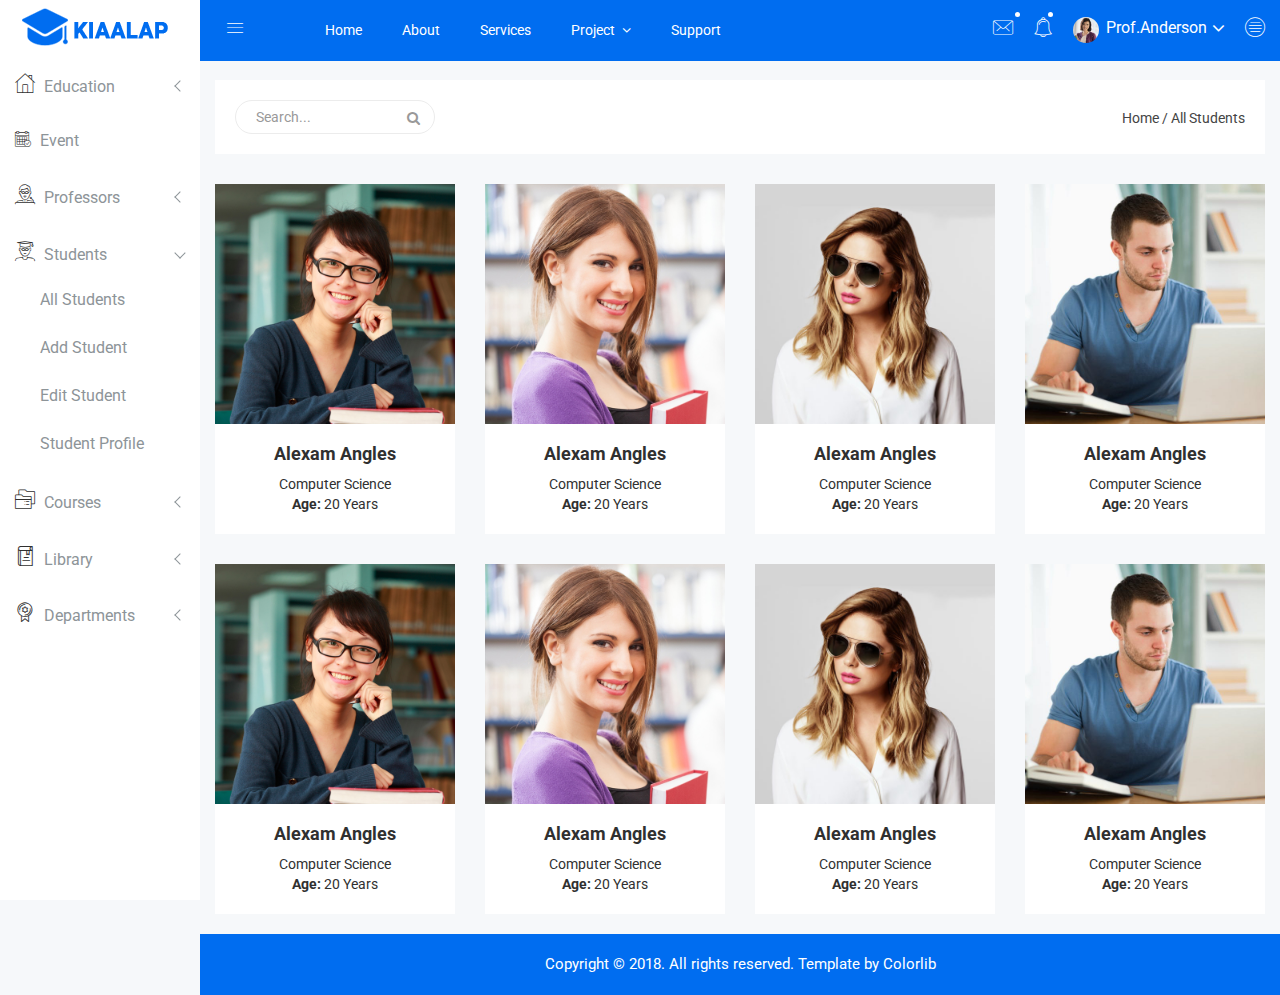
<file: kiaalap-master/all-students.html>
<!doctype html>
<html class="no-js" lang="zxx">

<head>
    <meta charset="utf-8">
    <meta http-equiv="x-ua-compatible" content="ie=edge">
    <title>All Students | Kiaalap - Kiaalap Admin Template</title>
    <meta name="description" content="">
    <meta name="viewport" content="width=device-width, initial-scale=1">
    <!-- favicon
		============================================ -->
    <link rel="shortcut icon" type="image/x-icon" href="img/favicon.ico">
    <!-- Google Fonts
		============================================ -->
    <link href="https://fonts.googleapis.com/css?family=Roboto:100,300,400,700,900" rel="stylesheet">
    <!-- Bootstrap CSS
		============================================ -->
    <link rel="stylesheet" href="css/bootstrap.min.css">
    <!-- Bootstrap CSS
		============================================ -->
    <link rel="stylesheet" href="css/font-awesome.min.css">
    <!-- owl.carousel CSS
		============================================ -->
    <link rel="stylesheet" href="css/owl.carousel.css">
    <link rel="stylesheet" href="css/owl.theme.css">
    <link rel="stylesheet" href="css/owl.transitions.css">
    <!-- animate CSS
		============================================ -->
    <link rel="stylesheet" href="css/animate.css">
    <!-- normalize CSS
		============================================ -->
    <link rel="stylesheet" href="css/normalize.css">
    <!-- meanmenu icon CSS
		============================================ -->
    <link rel="stylesheet" href="css/meanmenu.min.css">
    <!-- main CSS
		============================================ -->
    <link rel="stylesheet" href="css/main.css">
    <!-- educate icon CSS
		============================================ -->
    <link rel="stylesheet" href="css/educate-custon-icon.css">
    <!-- morrisjs CSS
		============================================ -->
    <link rel="stylesheet" href="css/morrisjs/morris.css">
    <!-- mCustomScrollbar CSS
		============================================ -->
    <link rel="stylesheet" href="css/scrollbar/jquery.mCustomScrollbar.min.css">
    <!-- metisMenu CSS
		============================================ -->
    <link rel="stylesheet" href="css/metisMenu/metisMenu.min.css">
    <link rel="stylesheet" href="css/metisMenu/metisMenu-vertical.css">
    <!-- calendar CSS
		============================================ -->
    <link rel="stylesheet" href="css/calendar/fullcalendar.min.css">
    <link rel="stylesheet" href="css/calendar/fullcalendar.print.min.css">
    <!-- style CSS
		============================================ -->
    <link rel="stylesheet" href="style.css">
    <!-- responsive CSS
		============================================ -->
    <link rel="stylesheet" href="css/responsive.css">
    <!-- modernizr JS
		============================================ -->
    <script src="js/vendor/modernizr-2.8.3.min.js"></script>
</head>

<body>
    <!--[if lt IE 8]>
		<p class="browserupgrade">You are using an <strong>outdated</strong> browser. Please <a href="http://browsehappy.com/">upgrade your browser</a> to improve your experience.</p>
	<![endif]-->
    <!-- Start Left menu area -->
    <div class="left-sidebar-pro">
        <nav id="sidebar" class="">
            <div class="sidebar-header">
                <a href="index.html"><img class="main-logo" src="img/logo/logo.png" alt="" /></a>
                <strong><a href="index.html"><img src="img/logo/logosn.png" alt="" /></a></strong>
            </div>
            <div class="left-custom-menu-adp-wrap comment-scrollbar">
                <nav class="sidebar-nav left-sidebar-menu-pro">
                    <ul class="metismenu" id="menu1">
                        <li>
                            <a class="has-arrow" href="index.html">
								   <span class="educate-icon educate-home icon-wrap"></span>
								   <span class="mini-click-non">Education</span>
								</a>
                            <ul class="submenu-angle" aria-expanded="true">
                                <li><a title="Dashboard v.1" href="index.html"><span class="mini-sub-pro">Dashboard v.1</span></a></li>
                                <li><a title="Dashboard v.2" href="index-1.html"><span class="mini-sub-pro">Dashboard v.2</span></a></li>
                                <li><a title="Dashboard v.3" href="index-2.html"><span class="mini-sub-pro">Dashboard v.3</span></a></li>
                                <li><a title="Analytics" href="analytics.html"><span class="mini-sub-pro">Analytics</span></a></li>
                                <li><a title="Widgets" href="widgets.html"><span class="mini-sub-pro">Widgets</span></a></li>
                            </ul>
                        </li>
                        <li>
                            <a title="Landing Page" href="events.html" aria-expanded="false"><span class="educate-icon educate-event icon-wrap sub-icon-mg" aria-hidden="true"></span> <span class="mini-click-non">Event</span></a>
                        </li>
                        <li>
                            <a class="has-arrow" href="all-professors.html" aria-expanded="false"><span class="educate-icon educate-professor icon-wrap"></span> <span class="mini-click-non">Professors</span></a>
                            <ul class="submenu-angle" aria-expanded="false">
                                <li><a title="All Professors" href="all-professors.html"><span class="mini-sub-pro">All Professors</span></a></li>
                                <li><a title="Add Professor" href="add-professor.html"><span class="mini-sub-pro">Add Professor</span></a></li>
                                <li><a title="Edit Professor" href="edit-professor.html"><span class="mini-sub-pro">Edit Professor</span></a></li>
                                <li><a title="Professor Profile" href="professor-profile.html"><span class="mini-sub-pro">Professor Profile</span></a></li>
                            </ul>
                        </li>
                        <li class="active">
                            <a class="has-arrow" href="all-students.html" aria-expanded="false"><span class="educate-icon educate-student icon-wrap"></span> <span class="mini-click-non">Students</span></a>
                            <ul class="submenu-angle" aria-expanded="false">
                                <li><a title="All Students" href="all-students.html"><span class="mini-sub-pro">All Students</span></a></li>
                                <li><a title="Add Students" href="add-student.html"><span class="mini-sub-pro">Add Student</span></a></li>
                                <li><a title="Edit Students" href="edit-student.html"><span class="mini-sub-pro">Edit Student</span></a></li>
                                <li><a title="Students Profile" href="student-profile.html"><span class="mini-sub-pro">Student Profile</span></a></li>
                            </ul>
                        </li>
                        <li>
                            <a class="has-arrow" href="all-courses.html" aria-expanded="false"><span class="educate-icon educate-course icon-wrap"></span> <span class="mini-click-non">Courses</span></a>
                            <ul class="submenu-angle" aria-expanded="false">
                                <li><a title="All Courses" href="all-courses.html"><span class="mini-sub-pro">All Courses</span></a></li>
                                <li><a title="Add Courses" href="add-course.html"><span class="mini-sub-pro">Add Course</span></a></li>
                                <li><a title="Edit Courses" href="edit-course.html"><span class="mini-sub-pro">Edit Course</span></a></li>
                                <li><a title="Courses Profile" href="course-info.html"><span class="mini-sub-pro">Courses Info</span></a></li>
                                <li><a title="course Payment" href="course-payment.html"><span class="mini-sub-pro">Courses Payment</span></a></li>
                            </ul>
                        </li>
                        <li>
                            <a class="has-arrow" href="all-courses.html" aria-expanded="false"><span class="educate-icon educate-library icon-wrap"></span> <span class="mini-click-non">Library</span></a>
                            <ul class="submenu-angle" aria-expanded="false">
                                <li><a title="All Library" href="library-assets.html"><span class="mini-sub-pro">Library Assets</span></a></li>
                                <li><a title="Add Library" href="add-library-assets.html"><span class="mini-sub-pro">Add Library Asset</span></a></li>
                                <li><a title="Edit Library" href="edit-library-assets.html"><span class="mini-sub-pro">Edit Library Asset</span></a></li>
                            </ul>
                        </li>
                        <li>
                            <a class="has-arrow" href="all-courses.html" aria-expanded="false"><span class="educate-icon educate-department icon-wrap"></span> <span class="mini-click-non">Departments</span></a>
                            <ul class="submenu-angle" aria-expanded="false">
                                <li><a title="Departments List" href="departments.html"><span class="mini-sub-pro">Departments List</span></a></li>
                                <li><a title="Add Departments" href="add-department.html"><span class="mini-sub-pro">Add Departments</span></a></li>
                                <li><a title="Edit Departments" href="edit-department.html"><span class="mini-sub-pro">Edit Departments</span></a></li>
                            </ul>
                        </li>
                        <li>
                            <a class="has-arrow" href="mailbox.html" aria-expanded="false"><span class="educate-icon educate-message icon-wrap"></span> <span class="mini-click-non">Mailbox</span></a>
                            <ul class="submenu-angle" aria-expanded="false">
                                <li><a title="Inbox" href="mailbox.html"><span class="mini-sub-pro">Inbox</span></a></li>
                                <li><a title="View Mail" href="mailbox-view.html"><span class="mini-sub-pro">View Mail</span></a></li>
                                <li><a title="Compose Mail" href="mailbox-compose.html"><span class="mini-sub-pro">Compose Mail</span></a></li>
                            </ul>
                        </li>
                        <li>
                            <a class="has-arrow" href="mailbox.html" aria-expanded="false"><span class="educate-icon educate-interface icon-wrap"></span> <span class="mini-click-non">Interface</span></a>
                            <ul class="submenu-angle interface-mini-nb-dp" aria-expanded="false">
                                <li><a title="Google Map" href="google-map.html"><span class="mini-sub-pro">Google Map</span></a></li>
                                <li><a title="Data Maps" href="data-maps.html"><span class="mini-sub-pro">Data Maps</span></a></li>
                                <li><a title="Pdf Viewer" href="pdf-viewer.html"><span class="mini-sub-pro">Pdf Viewer</span></a></li>
                                <li><a title="X-Editable" href="x-editable.html"><span class="mini-sub-pro">X-Editable</span></a></li>
                                <li><a title="Code Editor" href="code-editor.html"><span class="mini-sub-pro">Code Editor</span></a></li>
                                <li><a title="Tree View" href="tree-view.html"><span class="mini-sub-pro">Tree View</span></a></li>
                                <li><a title="Preloader" href="preloader.html"><span class="mini-sub-pro">Preloader</span></a></li>
                                <li><a title="Images Cropper" href="images-cropper.html"><span class="mini-sub-pro">Images Cropper</span></a></li>
                            </ul>
                        </li>
                        <li>
                            <a class="has-arrow" href="mailbox.html" aria-expanded="false"><span class="educate-icon educate-charts icon-wrap"></span> <span class="mini-click-non">Charts</span></a>
                            <ul class="submenu-angle chart-mini-nb-dp" aria-expanded="false">
                                <li><a title="Bar Charts" href="bar-charts.html"><span class="mini-sub-pro">Bar Charts</span></a></li>
                                <li><a title="Line Charts" href="line-charts.html"><span class="mini-sub-pro">Line Charts</span></a></li>
                                <li><a title="Area Charts" href="area-charts.html"><span class="mini-sub-pro">Area Charts</span></a></li>
                                <li><a title="Rounded Charts" href="rounded-chart.html"><span class="mini-sub-pro">Rounded Charts</span></a></li>
                                <li><a title="C3 Charts" href="c3.html"><span class="mini-sub-pro">C3 Charts</span></a></li>
                                <li><a title="Sparkline Charts" href="sparkline.html"><span class="mini-sub-pro">Sparkline Charts</span></a></li>
                                <li><a title="Peity Charts" href="peity.html"><span class="mini-sub-pro">Peity Charts</span></a></li>
                            </ul>
                        </li>
                        <li>
                            <a class="has-arrow" href="mailbox.html" aria-expanded="false"><span class="educate-icon educate-data-table icon-wrap"></span> <span class="mini-click-non">Data Tables</span></a>
                            <ul class="submenu-angle" aria-expanded="false">
                                <li><a title="Peity Charts" href="static-table.html"><span class="mini-sub-pro">Static Table</span></a></li>
                                <li><a title="Data Table" href="data-table.html"><span class="mini-sub-pro">Data Table</span></a></li>
                            </ul>
                        </li>
                        <li>
                            <a class="has-arrow" href="mailbox.html" aria-expanded="false"><span class="educate-icon educate-form icon-wrap"></span> <span class="mini-click-non">Forms Elements</span></a>
                            <ul class="submenu-angle form-mini-nb-dp" aria-expanded="false">
                                <li><a title="Basic Form Elements" href="basic-form-element.html"><span class="mini-sub-pro">Bc Form Elements</span></a></li>
                                <li><a title="Advance Form Elements" href="advance-form-element.html"><span class="mini-sub-pro">Ad Form Elements</span></a></li>
                                <li><a title="Password Meter" href="password-meter.html"><span class="mini-sub-pro">Password Meter</span></a></li>
                                <li><a title="Multi Upload" href="multi-upload.html"><span class="mini-sub-pro">Multi Upload</span></a></li>
                                <li><a title="Text Editor" href="tinymc.html"><span class="mini-sub-pro">Text Editor</span></a></li>
                                <li><a title="Dual List Box" href="dual-list-box.html"><span class="mini-sub-pro">Dual List Box</span></a></li>
                            </ul>
                        </li>
                        <li>
                            <a class="has-arrow" href="mailbox.html" aria-expanded="false"><span class="educate-icon educate-apps icon-wrap"></span> <span class="mini-click-non">App views</span></a>
                            <ul class="submenu-angle app-mini-nb-dp" aria-expanded="false">
                                <li><a title="Notifications" href="notifications.html"><span class="mini-sub-pro">Notifications</span></a></li>
                                <li><a title="Alerts" href="alerts.html"><span class="mini-sub-pro">Alerts</span></a></li>
                                <li><a title="Modals" href="modals.html"><span class="mini-sub-pro">Modals</span></a></li>
                                <li><a title="Buttons" href="buttons.html"><span class="mini-sub-pro">Buttons</span></a></li>
                                <li><a title="Tabs" href="tabs.html"><span class="mini-sub-pro">Tabs</span></a></li>
                                <li><a title="Accordion" href="accordion.html"><span class="mini-sub-pro">Accordion</span></a></li>
                            </ul>
                        </li>
                        <li id="removable">
                            <a class="has-arrow" href="#" aria-expanded="false"><span class="educate-icon educate-pages icon-wrap"></span> <span class="mini-click-non">Pages</span></a>
                            <ul class="submenu-angle page-mini-nb-dp" aria-expanded="false">
                                <li><a title="Login" href="login.html"><span class="mini-sub-pro">Login</span></a></li>
                                <li><a title="Register" href="register.html"><span class="mini-sub-pro">Register</span></a></li>
                                <li><a title="Lock" href="lock.html"><span class="mini-sub-pro">Lock</span></a></li>
                                <li><a title="Password Recovery" href="password-recovery.html"><span class="mini-sub-pro">Password Recovery</span></a></li>
                                <li><a title="404 Page" href="404.html"><span class="mini-sub-pro">404 Page</span></a></li>
                                <li><a title="500 Page" href="500.html"><span class="mini-sub-pro">500 Page</span></a></li>
                            </ul>
                        </li>
                    </ul>
                </nav>
            </div>
        </nav>
    </div>
    <!-- End Left menu area -->
    <!-- Start Welcome area -->
    <div class="all-content-wrapper">
        <div class="container-fluid">
            <div class="row">
                <div class="col-lg-12 col-md-12 col-sm-12 col-xs-12">
                    <div class="logo-pro">
                        <a href="index.html"><img class="main-logo" src="img/logo/logo.png" alt="" /></a>
                    </div>
                </div>
            </div>
        </div>
        <div class="header-advance-area">
            <div class="header-top-area">
                <div class="container-fluid">
                    <div class="row">
                        <div class="col-lg-12 col-md-12 col-sm-12 col-xs-12">
                            <div class="header-top-wraper">
                                <div class="row">
                                    <div class="col-lg-1 col-md-0 col-sm-1 col-xs-12">
                                        <div class="menu-switcher-pro">
                                            <button type="button" id="sidebarCollapse" class="btn bar-button-pro header-drl-controller-btn btn-info navbar-btn">
													<i class="educate-icon educate-nav"></i>
												</button>
                                        </div>
                                    </div>
                                    <div class="col-lg-6 col-md-7 col-sm-6 col-xs-12">
                                        <div class="header-top-menu tabl-d-n">
                                            <ul class="nav navbar-nav mai-top-nav">
                                                <li class="nav-item"><a href="#" class="nav-link">Home</a>
                                                </li>
                                                <li class="nav-item"><a href="#" class="nav-link">About</a>
                                                </li>
                                                <li class="nav-item"><a href="#" class="nav-link">Services</a>
                                                </li>
                                                <li class="nav-item dropdown res-dis-nn">
                                                    <a href="#" data-toggle="dropdown" role="button" aria-expanded="false" class="nav-link dropdown-toggle">Project <span class="angle-down-topmenu"><i class="fa fa-angle-down"></i></span></a>
                                                    <div role="menu" class="dropdown-menu animated zoomIn">
                                                        <a href="#" class="dropdown-item">Documentation</a>
                                                        <a href="#" class="dropdown-item">Expert Backend</a>
                                                        <a href="#" class="dropdown-item">Expert FrontEnd</a>
                                                        <a href="#" class="dropdown-item">Contact Support</a>
                                                    </div>
                                                </li>
                                                <li class="nav-item"><a href="#" class="nav-link">Support</a>
                                                </li>
                                            </ul>
                                        </div>
                                    </div>
                                    <div class="col-lg-5 col-md-5 col-sm-12 col-xs-12">
                                        <div class="header-right-info">
                                            <ul class="nav navbar-nav mai-top-nav header-right-menu">
                                                <li class="nav-item dropdown">
                                                    <a href="#" data-toggle="dropdown" role="button" aria-expanded="false" class="nav-link dropdown-toggle"><i class="educate-icon educate-message edu-chat-pro" aria-hidden="true"></i><span class="indicator-ms"></span></a>
                                                    <div role="menu" class="author-message-top dropdown-menu animated zoomIn">
                                                        <div class="message-single-top">
                                                            <h1>Message</h1>
                                                        </div>
                                                        <ul class="message-menu">
                                                            <li>
                                                                <a href="#">
                                                                    <div class="message-img">
                                                                        <img src="img/contact/1.jpg" alt="">
                                                                    </div>
                                                                    <div class="message-content">
                                                                        <span class="message-date">16 Sept</span>
                                                                        <h2>Advanda Cro</h2>
                                                                        <p>Please done this project as soon possible.</p>
                                                                    </div>
                                                                </a>
                                                            </li>
                                                            <li>
                                                                <a href="#">
                                                                    <div class="message-img">
                                                                        <img src="img/contact/4.jpg" alt="">
                                                                    </div>
                                                                    <div class="message-content">
                                                                        <span class="message-date">16 Sept</span>
                                                                        <h2>Sulaiman din</h2>
                                                                        <p>Please done this project as soon possible.</p>
                                                                    </div>
                                                                </a>
                                                            </li>
                                                            <li>
                                                                <a href="#">
                                                                    <div class="message-img">
                                                                        <img src="img/contact/3.jpg" alt="">
                                                                    </div>
                                                                    <div class="message-content">
                                                                        <span class="message-date">16 Sept</span>
                                                                        <h2>Victor Jara</h2>
                                                                        <p>Please done this project as soon possible.</p>
                                                                    </div>
                                                                </a>
                                                            </li>
                                                            <li>
                                                                <a href="#">
                                                                    <div class="message-img">
                                                                        <img src="img/contact/2.jpg" alt="">
                                                                    </div>
                                                                    <div class="message-content">
                                                                        <span class="message-date">16 Sept</span>
                                                                        <h2>Victor Jara</h2>
                                                                        <p>Please done this project as soon possible.</p>
                                                                    </div>
                                                                </a>
                                                            </li>
                                                        </ul>
                                                        <div class="message-view">
                                                            <a href="#">View All Messages</a>
                                                        </div>
                                                    </div>
                                                </li>
                                                <li class="nav-item"><a href="#" data-toggle="dropdown" role="button" aria-expanded="false" class="nav-link dropdown-toggle"><i class="educate-icon educate-bell" aria-hidden="true"></i><span class="indicator-nt"></span></a>
                                                    <div role="menu" class="notification-author dropdown-menu animated zoomIn">
                                                        <div class="notification-single-top">
                                                            <h1>Notifications</h1>
                                                        </div>
                                                        <ul class="notification-menu">
                                                            <li>
                                                                <a href="#">
                                                                    <div class="notification-icon">
                                                                        <i class="educate-icon educate-checked edu-checked-pro admin-check-pro" aria-hidden="true"></i>
                                                                    </div>
                                                                    <div class="notification-content">
                                                                        <span class="notification-date">16 Sept</span>
                                                                        <h2>Advanda Cro</h2>
                                                                        <p>Please done this project as soon possible.</p>
                                                                    </div>
                                                                </a>
                                                            </li>
                                                            <li>
                                                                <a href="#">
                                                                    <div class="notification-icon">
                                                                        <i class="fa fa-cloud edu-cloud-computing-down" aria-hidden="true"></i>
                                                                    </div>
                                                                    <div class="notification-content">
                                                                        <span class="notification-date">16 Sept</span>
                                                                        <h2>Sulaiman din</h2>
                                                                        <p>Please done this project as soon possible.</p>
                                                                    </div>
                                                                </a>
                                                            </li>
                                                            <li>
                                                                <a href="#">
                                                                    <div class="notification-icon">
                                                                        <i class="fa fa-eraser edu-shield" aria-hidden="true"></i>
                                                                    </div>
                                                                    <div class="notification-content">
                                                                        <span class="notification-date">16 Sept</span>
                                                                        <h2>Victor Jara</h2>
                                                                        <p>Please done this project as soon possible.</p>
                                                                    </div>
                                                                </a>
                                                            </li>
                                                            <li>
                                                                <a href="#">
                                                                    <div class="notification-icon">
                                                                        <i class="fa fa-line-chart edu-analytics-arrow" aria-hidden="true"></i>
                                                                    </div>
                                                                    <div class="notification-content">
                                                                        <span class="notification-date">16 Sept</span>
                                                                        <h2>Victor Jara</h2>
                                                                        <p>Please done this project as soon possible.</p>
                                                                    </div>
                                                                </a>
                                                            </li>
                                                        </ul>
                                                        <div class="notification-view">
                                                            <a href="#">View All Notification</a>
                                                        </div>
                                                    </div>
                                                </li>
                                                <li class="nav-item">
                                                    <a href="#" data-toggle="dropdown" role="button" aria-expanded="false" class="nav-link dropdown-toggle">
															<img src="img/product/pro4.jpg" alt="" />
															<span class="admin-name">Prof.Anderson</span>
															<i class="fa fa-angle-down edu-icon edu-down-arrow"></i>
														</a>
                                                    <ul role="menu" class="dropdown-header-top author-log dropdown-menu animated zoomIn">
                                                        <li><a href="#"><span class="edu-icon edu-home-admin author-log-ic"></span>My Account</a>
                                                        </li>
                                                        <li><a href="#"><span class="edu-icon edu-user-rounded author-log-ic"></span>My Profile</a>
                                                        </li>
                                                        <li><a href="#"><span class="edu-icon edu-money author-log-ic"></span>User Billing</a>
                                                        </li>
                                                        <li><a href="#"><span class="edu-icon edu-settings author-log-ic"></span>Settings</a>
                                                        </li>
                                                        <li><a href="#"><span class="edu-icon edu-locked author-log-ic"></span>Log Out</a>
                                                        </li>
                                                    </ul>
                                                </li>
                                                <li class="nav-item nav-setting-open"><a href="#" data-toggle="dropdown" role="button" aria-expanded="false" class="nav-link dropdown-toggle"><i class="educate-icon educate-menu"></i></a>

                                                    <div role="menu" class="admintab-wrap menu-setting-wrap menu-setting-wrap-bg dropdown-menu animated zoomIn">
                                                        <ul class="nav nav-tabs custon-set-tab">
                                                            <li class="active"><a data-toggle="tab" href="#Notes">Notes</a>
                                                            </li>
                                                            <li><a data-toggle="tab" href="#Projects">Projects</a>
                                                            </li>
                                                            <li><a data-toggle="tab" href="#Settings">Settings</a>
                                                            </li>
                                                        </ul>

                                                        <div class="tab-content custom-bdr-nt">
                                                            <div id="Notes" class="tab-pane fade in active">
                                                                <div class="notes-area-wrap">
                                                                    <div class="note-heading-indicate">
                                                                        <h2><i class="fa fa-comments-o"></i> Latest Notes</h2>
                                                                        <p>You have 10 new message.</p>
                                                                    </div>
                                                                    <div class="notes-list-area notes-menu-scrollbar">
                                                                        <ul class="notes-menu-list">
                                                                            <li>
                                                                                <a href="#">
                                                                                    <div class="notes-list-flow">
                                                                                        <div class="notes-img">
                                                                                            <img src="img/contact/4.jpg" alt="" />
                                                                                        </div>
                                                                                        <div class="notes-content">
                                                                                            <p> The point of using Lorem Ipsum is that it has a more-or-less normal.</p>
                                                                                            <span>Yesterday 2:45 pm</span>
                                                                                        </div>
                                                                                    </div>
                                                                                </a>
                                                                            </li>
                                                                            <li>
                                                                                <a href="#">
                                                                                    <div class="notes-list-flow">
                                                                                        <div class="notes-img">
                                                                                            <img src="img/contact/1.jpg" alt="" />
                                                                                        </div>
                                                                                        <div class="notes-content">
                                                                                            <p> The point of using Lorem Ipsum is that it has a more-or-less normal.</p>
                                                                                            <span>Yesterday 2:45 pm</span>
                                                                                        </div>
                                                                                    </div>
                                                                                </a>
                                                                            </li>
                                                                            <li>
                                                                                <a href="#">
                                                                                    <div class="notes-list-flow">
                                                                                        <div class="notes-img">
                                                                                            <img src="img/contact/2.jpg" alt="" />
                                                                                        </div>
                                                                                        <div class="notes-content">
                                                                                            <p> The point of using Lorem Ipsum is that it has a more-or-less normal.</p>
                                                                                            <span>Yesterday 2:45 pm</span>
                                                                                        </div>
                                                                                    </div>
                                                                                </a>
                                                                            </li>
                                                                            <li>
                                                                                <a href="#">
                                                                                    <div class="notes-list-flow">
                                                                                        <div class="notes-img">
                                                                                            <img src="img/contact/3.jpg" alt="" />
                                                                                        </div>
                                                                                        <div class="notes-content">
                                                                                            <p> The point of using Lorem Ipsum is that it has a more-or-less normal.</p>
                                                                                            <span>Yesterday 2:45 pm</span>
                                                                                        </div>
                                                                                    </div>
                                                                                </a>
                                                                            </li>
                                                                            <li>
                                                                                <a href="#">
                                                                                    <div class="notes-list-flow">
                                                                                        <div class="notes-img">
                                                                                            <img src="img/contact/4.jpg" alt="" />
                                                                                        </div>
                                                                                        <div class="notes-content">
                                                                                            <p> The point of using Lorem Ipsum is that it has a more-or-less normal.</p>
                                                                                            <span>Yesterday 2:45 pm</span>
                                                                                        </div>
                                                                                    </div>
                                                                                </a>
                                                                            </li>
                                                                            <li>
                                                                                <a href="#">
                                                                                    <div class="notes-list-flow">
                                                                                        <div class="notes-img">
                                                                                            <img src="img/contact/1.jpg" alt="" />
                                                                                        </div>
                                                                                        <div class="notes-content">
                                                                                            <p> The point of using Lorem Ipsum is that it has a more-or-less normal.</p>
                                                                                            <span>Yesterday 2:45 pm</span>
                                                                                        </div>
                                                                                    </div>
                                                                                </a>
                                                                            </li>
                                                                            <li>
                                                                                <a href="#">
                                                                                    <div class="notes-list-flow">
                                                                                        <div class="notes-img">
                                                                                            <img src="img/contact/2.jpg" alt="" />
                                                                                        </div>
                                                                                        <div class="notes-content">
                                                                                            <p> The point of using Lorem Ipsum is that it has a more-or-less normal.</p>
                                                                                            <span>Yesterday 2:45 pm</span>
                                                                                        </div>
                                                                                    </div>
                                                                                </a>
                                                                            </li>
                                                                            <li>
                                                                                <a href="#">
                                                                                    <div class="notes-list-flow">
                                                                                        <div class="notes-img">
                                                                                            <img src="img/contact/1.jpg" alt="" />
                                                                                        </div>
                                                                                        <div class="notes-content">
                                                                                            <p> The point of using Lorem Ipsum is that it has a more-or-less normal.</p>
                                                                                            <span>Yesterday 2:45 pm</span>
                                                                                        </div>
                                                                                    </div>
                                                                                </a>
                                                                            </li>
                                                                            <li>
                                                                                <a href="#">
                                                                                    <div class="notes-list-flow">
                                                                                        <div class="notes-img">
                                                                                            <img src="img/contact/2.jpg" alt="" />
                                                                                        </div>
                                                                                        <div class="notes-content">
                                                                                            <p> The point of using Lorem Ipsum is that it has a more-or-less normal.</p>
                                                                                            <span>Yesterday 2:45 pm</span>
                                                                                        </div>
                                                                                    </div>
                                                                                </a>
                                                                            </li>
                                                                            <li>
                                                                                <a href="#">
                                                                                    <div class="notes-list-flow">
                                                                                        <div class="notes-img">
                                                                                            <img src="img/contact/3.jpg" alt="" />
                                                                                        </div>
                                                                                        <div class="notes-content">
                                                                                            <p> The point of using Lorem Ipsum is that it has a more-or-less normal.</p>
                                                                                            <span>Yesterday 2:45 pm</span>
                                                                                        </div>
                                                                                    </div>
                                                                                </a>
                                                                            </li>
                                                                        </ul>
                                                                    </div>
                                                                </div>
                                                            </div>
                                                            <div id="Projects" class="tab-pane fade">
                                                                <div class="projects-settings-wrap">
                                                                    <div class="note-heading-indicate">
                                                                        <h2><i class="fa fa-cube"></i> Latest projects</h2>
                                                                        <p> You have 20 projects. 5 not completed.</p>
                                                                    </div>
                                                                    <div class="project-st-list-area project-st-menu-scrollbar">
                                                                        <ul class="projects-st-menu-list">
                                                                            <li>
                                                                                <a href="#">
                                                                                    <div class="project-list-flow">
                                                                                        <div class="projects-st-heading">
                                                                                            <h2>Web Development</h2>
                                                                                            <p> The point of using Lorem Ipsum is that it has a more or less normal.</p>
                                                                                            <span class="project-st-time">1 hours ago</span>
                                                                                        </div>
                                                                                        <div class="projects-st-content">
                                                                                            <p>Completion with: 28%</p>
                                                                                            <div class="progress progress-mini">
                                                                                                <div style="width: 28%;" class="progress-bar progress-bar-danger hd-tp-1"></div>
                                                                                            </div>
                                                                                            <p>Project end: 4:00 pm - 12.06.2014</p>
                                                                                        </div>
                                                                                    </div>
                                                                                </a>
                                                                            </li>
                                                                            <li>
                                                                                <a href="#">
                                                                                    <div class="project-list-flow">
                                                                                        <div class="projects-st-heading">
                                                                                            <h2>Software Development</h2>
                                                                                            <p> The point of using Lorem Ipsum is that it has a more or less normal.</p>
                                                                                            <span class="project-st-time">2 hours ago</span>
                                                                                        </div>
                                                                                        <div class="projects-st-content project-rating-cl">
                                                                                            <p>Completion with: 68%</p>
                                                                                            <div class="progress progress-mini">
                                                                                                <div style="width: 68%;" class="progress-bar hd-tp-2"></div>
                                                                                            </div>
                                                                                            <p>Project end: 4:00 pm - 12.06.2014</p>
                                                                                        </div>
                                                                                    </div>
                                                                                </a>
                                                                            </li>
                                                                            <li>
                                                                                <a href="#">
                                                                                    <div class="project-list-flow">
                                                                                        <div class="projects-st-heading">
                                                                                            <h2>Graphic Design</h2>
                                                                                            <p> The point of using Lorem Ipsum is that it has a more or less normal.</p>
                                                                                            <span class="project-st-time">3 hours ago</span>
                                                                                        </div>
                                                                                        <div class="projects-st-content">
                                                                                            <p>Completion with: 78%</p>
                                                                                            <div class="progress progress-mini">
                                                                                                <div style="width: 78%;" class="progress-bar hd-tp-3"></div>
                                                                                            </div>
                                                                                            <p>Project end: 4:00 pm - 12.06.2014</p>
                                                                                        </div>
                                                                                    </div>
                                                                                </a>
                                                                            </li>
                                                                            <li>
                                                                                <a href="#">
                                                                                    <div class="project-list-flow">
                                                                                        <div class="projects-st-heading">
                                                                                            <h2>Web Design</h2>
                                                                                            <p> The point of using Lorem Ipsum is that it has a more or less normal.</p>
                                                                                            <span class="project-st-time">4 hours ago</span>
                                                                                        </div>
                                                                                        <div class="projects-st-content project-rating-cl2">
                                                                                            <p>Completion with: 38%</p>
                                                                                            <div class="progress progress-mini">
                                                                                                <div style="width: 38%;" class="progress-bar progress-bar-danger hd-tp-4"></div>
                                                                                            </div>
                                                                                            <p>Project end: 4:00 pm - 12.06.2014</p>
                                                                                        </div>
                                                                                    </div>
                                                                                </a>
                                                                            </li>
                                                                            <li>
                                                                                <a href="#">
                                                                                    <div class="project-list-flow">
                                                                                        <div class="projects-st-heading">
                                                                                            <h2>Business Card</h2>
                                                                                            <p> The point of using Lorem Ipsum is that it has a more or less normal.</p>
                                                                                            <span class="project-st-time">5 hours ago</span>
                                                                                        </div>
                                                                                        <div class="projects-st-content">
                                                                                            <p>Completion with: 28%</p>
                                                                                            <div class="progress progress-mini">
                                                                                                <div style="width: 28%;" class="progress-bar progress-bar-danger hd-tp-5"></div>
                                                                                            </div>
                                                                                            <p>Project end: 4:00 pm - 12.06.2014</p>
                                                                                        </div>
                                                                                    </div>
                                                                                </a>
                                                                            </li>
                                                                            <li>
                                                                                <a href="#">
                                                                                    <div class="project-list-flow">
                                                                                        <div class="projects-st-heading">
                                                                                            <h2>Ecommerce Business</h2>
                                                                                            <p> The point of using Lorem Ipsum is that it has a more or less normal.</p>
                                                                                            <span class="project-st-time">6 hours ago</span>
                                                                                        </div>
                                                                                        <div class="projects-st-content project-rating-cl">
                                                                                            <p>Completion with: 68%</p>
                                                                                            <div class="progress progress-mini">
                                                                                                <div style="width: 68%;" class="progress-bar hd-tp-6"></div>
                                                                                            </div>
                                                                                            <p>Project end: 4:00 pm - 12.06.2014</p>
                                                                                        </div>
                                                                                    </div>
                                                                                </a>
                                                                            </li>
                                                                            <li>
                                                                                <a href="#">
                                                                                    <div class="project-list-flow">
                                                                                        <div class="projects-st-heading">
                                                                                            <h2>Woocommerce Plugin</h2>
                                                                                            <p> The point of using Lorem Ipsum is that it has a more or less normal.</p>
                                                                                            <span class="project-st-time">7 hours ago</span>
                                                                                        </div>
                                                                                        <div class="projects-st-content">
                                                                                            <p>Completion with: 78%</p>
                                                                                            <div class="progress progress-mini">
                                                                                                <div style="width: 78%;" class="progress-bar"></div>
                                                                                            </div>
                                                                                            <p>Project end: 4:00 pm - 12.06.2014</p>
                                                                                        </div>
                                                                                    </div>
                                                                                </a>
                                                                            </li>
                                                                            <li>
                                                                                <a href="#">
                                                                                    <div class="project-list-flow">
                                                                                        <div class="projects-st-heading">
                                                                                            <h2>Wordpress Theme</h2>
                                                                                            <p> The point of using Lorem Ipsum is that it has a more or less normal.</p>
                                                                                            <span class="project-st-time">9 hours ago</span>
                                                                                        </div>
                                                                                        <div class="projects-st-content project-rating-cl2">
                                                                                            <p>Completion with: 38%</p>
                                                                                            <div class="progress progress-mini">
                                                                                                <div style="width: 38%;" class="progress-bar progress-bar-danger"></div>
                                                                                            </div>
                                                                                            <p>Project end: 4:00 pm - 12.06.2014</p>
                                                                                        </div>
                                                                                    </div>
                                                                                </a>
                                                                            </li>
                                                                        </ul>
                                                                    </div>
                                                                </div>
                                                            </div>
                                                            <div id="Settings" class="tab-pane fade">
                                                                <div class="setting-panel-area">
                                                                    <div class="note-heading-indicate">
                                                                        <h2><i class="fa fa-gears"></i> Settings Panel</h2>
                                                                        <p> You have 20 Settings. 5 not completed.</p>
                                                                    </div>
                                                                    <ul class="setting-panel-list">
                                                                        <li>
                                                                            <div class="checkbox-setting-pro">
                                                                                <div class="checkbox-title-pro">
                                                                                    <h2>Show notifications</h2>
                                                                                    <div class="ts-custom-check">
                                                                                        <div class="onoffswitch">
                                                                                            <input type="checkbox" name="collapsemenu" class="onoffswitch-checkbox" id="example">
                                                                                            <label class="onoffswitch-label" for="example">
																									<span class="onoffswitch-inner"></span>
																									<span class="onoffswitch-switch"></span>
																								</label>
                                                                                        </div>
                                                                                    </div>
                                                                                </div>
                                                                            </div>
                                                                        </li>
                                                                        <li>
                                                                            <div class="checkbox-setting-pro">
                                                                                <div class="checkbox-title-pro">
                                                                                    <h2>Disable Chat</h2>
                                                                                    <div class="ts-custom-check">
                                                                                        <div class="onoffswitch">
                                                                                            <input type="checkbox" name="collapsemenu" class="onoffswitch-checkbox" id="example3">
                                                                                            <label class="onoffswitch-label" for="example3">
																									<span class="onoffswitch-inner"></span>
																									<span class="onoffswitch-switch"></span>
																								</label>
                                                                                        </div>
                                                                                    </div>
                                                                                </div>
                                                                            </div>
                                                                        </li>
                                                                        <li>
                                                                            <div class="checkbox-setting-pro">
                                                                                <div class="checkbox-title-pro">
                                                                                    <h2>Enable history</h2>
                                                                                    <div class="ts-custom-check">
                                                                                        <div class="onoffswitch">
                                                                                            <input type="checkbox" name="collapsemenu" class="onoffswitch-checkbox" id="example4">
                                                                                            <label class="onoffswitch-label" for="example4">
																									<span class="onoffswitch-inner"></span>
																									<span class="onoffswitch-switch"></span>
																								</label>
                                                                                        </div>
                                                                                    </div>
                                                                                </div>
                                                                            </div>
                                                                        </li>
                                                                        <li>
                                                                            <div class="checkbox-setting-pro">
                                                                                <div class="checkbox-title-pro">
                                                                                    <h2>Show charts</h2>
                                                                                    <div class="ts-custom-check">
                                                                                        <div class="onoffswitch">
                                                                                            <input type="checkbox" name="collapsemenu" class="onoffswitch-checkbox" id="example7">
                                                                                            <label class="onoffswitch-label" for="example7">
																									<span class="onoffswitch-inner"></span>
																									<span class="onoffswitch-switch"></span>
																								</label>
                                                                                        </div>
                                                                                    </div>
                                                                                </div>
                                                                            </div>
                                                                        </li>
                                                                        <li>
                                                                            <div class="checkbox-setting-pro">
                                                                                <div class="checkbox-title-pro">
                                                                                    <h2>Update everyday</h2>
                                                                                    <div class="ts-custom-check">
                                                                                        <div class="onoffswitch">
                                                                                            <input type="checkbox" name="collapsemenu" checked="" class="onoffswitch-checkbox" id="example2">
                                                                                            <label class="onoffswitch-label" for="example2">
																									<span class="onoffswitch-inner"></span>
																									<span class="onoffswitch-switch"></span>
																								</label>
                                                                                        </div>
                                                                                    </div>
                                                                                </div>
                                                                            </div>
                                                                        </li>
                                                                        <li>
                                                                            <div class="checkbox-setting-pro">
                                                                                <div class="checkbox-title-pro">
                                                                                    <h2>Global search</h2>
                                                                                    <div class="ts-custom-check">
                                                                                        <div class="onoffswitch">
                                                                                            <input type="checkbox" name="collapsemenu" checked="" class="onoffswitch-checkbox" id="example6">
                                                                                            <label class="onoffswitch-label" for="example6">
																									<span class="onoffswitch-inner"></span>
																									<span class="onoffswitch-switch"></span>
																								</label>
                                                                                        </div>
                                                                                    </div>
                                                                                </div>
                                                                            </div>
                                                                        </li>
                                                                        <li>
                                                                            <div class="checkbox-setting-pro">
                                                                                <div class="checkbox-title-pro">
                                                                                    <h2>Offline users</h2>
                                                                                    <div class="ts-custom-check">
                                                                                        <div class="onoffswitch">
                                                                                            <input type="checkbox" name="collapsemenu" checked="" class="onoffswitch-checkbox" id="example5">
                                                                                            <label class="onoffswitch-label" for="example5">
																									<span class="onoffswitch-inner"></span>
																									<span class="onoffswitch-switch"></span>
																								</label>
                                                                                        </div>
                                                                                    </div>
                                                                                </div>
                                                                            </div>
                                                                        </li>
                                                                    </ul>

                                                                </div>
                                                            </div>
                                                        </div>
                                                    </div>
                                                </li>
                                            </ul>
                                        </div>
                                    </div>
                                </div>
                            </div>
                        </div>
                    </div>
                </div>
            </div>
            <!-- Mobile Menu start -->
            <div class="mobile-menu-area">
                <div class="container">
                    <div class="row">
                        <div class="col-lg-12 col-md-12 col-sm-12 col-xs-12">
                            <div class="mobile-menu">
                                <nav id="dropdown">
                                    <ul class="mobile-menu-nav">
                                        <li><a data-toggle="collapse" data-target="#Charts" href="#">Home <span class="admin-project-icon edu-icon edu-down-arrow"></span></a>
                                            <ul class="collapse dropdown-header-top">
                                                <li><a href="index.html">Dashboard v.1</a></li>
                                                <li><a href="index-1.html">Dashboard v.2</a></li>
                                                <li><a href="index-3.html">Dashboard v.3</a></li>
                                                <li><a href="analytics.html">Analytics</a></li>
                                                <li><a href="widgets.html">Widgets</a></li>
                                            </ul>
                                        </li>
                                        <li><a href="events.html">Event</a></li>
                                        <li><a data-toggle="collapse" data-target="#demoevent" href="#">Professors <span class="admin-project-icon edu-icon edu-down-arrow"></span></a>
                                            <ul id="demoevent" class="collapse dropdown-header-top">
                                                <li><a href="all-professors.html">All Professors</a>
                                                </li>
                                                <li><a href="add-professor.html">Add Professor</a>
                                                </li>
                                                <li><a href="edit-professor.html">Edit Professor</a>
                                                </li>
                                                <li><a href="professor-profile.html">Professor Profile</a>
                                                </li>
                                            </ul>
                                        </li>
                                        <li><a data-toggle="collapse" data-target="#demopro" href="#">Students <span class="admin-project-icon edu-icon edu-down-arrow"></span></a>
                                            <ul id="demopro" class="collapse dropdown-header-top">
                                                <li><a href="all-students.html">All Students</a>
                                                </li>
                                                <li><a href="add-student.html">Add Student</a>
                                                </li>
                                                <li><a href="edit-student.html">Edit Student</a>
                                                </li>
                                                <li><a href="student-profile.html">Student Profile</a>
                                                </li>
                                            </ul>
                                        </li>
                                        <li><a data-toggle="collapse" data-target="#democrou" href="#">Courses <span class="admin-project-icon edu-icon edu-down-arrow"></span></a>
                                            <ul id="democrou" class="collapse dropdown-header-top">
                                                <li><a href="all-courses.html">All Courses</a>
                                                </li>
                                                <li><a href="add-course.html">Add Course</a>
                                                </li>
                                                <li><a href="edit-course.html">Edit Course</a>
                                                </li>
                                                <li><a href="course-profile.html">Courses Info</a>
                                                </li>
                                                <li><a href="course-payment.html">Courses Payment</a>
                                                </li>
                                            </ul>
                                        </li>
                                        <li><a data-toggle="collapse" data-target="#demolibra" href="#">Library <span class="admin-project-icon edu-icon edu-down-arrow"></span></a>
                                            <ul id="demolibra" class="collapse dropdown-header-top">
                                                <li><a href="library-assets.html">Library Assets</a>
                                                </li>
                                                <li><a href="add-library-assets.html">Add Library Asset</a>
                                                </li>
                                                <li><a href="edit-library-assets.html">Edit Library Asset</a>
                                                </li>
                                            </ul>
                                        </li>
                                        <li><a data-toggle="collapse" data-target="#demodepart" href="#">Departments <span class="admin-project-icon edu-icon edu-down-arrow"></span></a>
                                            <ul id="demodepart" class="collapse dropdown-header-top">
                                                <li><a href="departments.html">Departments List</a>
                                                </li>
                                                <li><a href="add-department.html">Add Departments</a>
                                                </li>
                                                <li><a href="edit-department.html">Edit Departments</a>
                                                </li>
                                            </ul>
                                        </li>
                                        <li><a data-toggle="collapse" data-target="#demomi" href="#">Mailbox <span class="admin-project-icon edu-icon edu-down-arrow"></span></a>
                                            <ul id="demomi" class="collapse dropdown-header-top">
                                                <li><a href="mailbox.html">Inbox</a>
                                                </li>
                                                <li><a href="mailbox-view.html">View Mail</a>
                                                </li>
                                                <li><a href="mailbox-compose.html">Compose Mail</a>
                                                </li>
                                            </ul>
                                        </li>
                                        <li><a data-toggle="collapse" data-target="#Miscellaneousmob" href="#">Interface <span class="admin-project-icon edu-icon edu-down-arrow"></span></a>
                                            <ul id="Miscellaneousmob" class="collapse dropdown-header-top">
                                                <li><a href="google-map.html">Google Map</a>
                                                </li>
                                                <li><a href="data-maps.html">Data Maps</a>
                                                </li>
                                                <li><a href="pdf-viewer.html">Pdf Viewer</a>
                                                </li>
                                                <li><a href="x-editable.html">X-Editable</a>
                                                </li>
                                                <li><a href="code-editor.html">Code Editor</a>
                                                </li>
                                                <li><a href="tree-view.html">Tree View</a>
                                                </li>
                                                <li><a href="preloader.html">Preloader</a>
                                                </li>
                                                <li><a href="images-cropper.html">Images Cropper</a>
                                                </li>
                                            </ul>
                                        </li>
                                        <li><a data-toggle="collapse" data-target="#Chartsmob" href="#">Charts <span class="admin-project-icon edu-icon edu-down-arrow"></span></a>
                                            <ul id="Chartsmob" class="collapse dropdown-header-top">
                                                <li><a href="bar-charts.html">Bar Charts</a>
                                                </li>
                                                <li><a href="line-charts.html">Line Charts</a>
                                                </li>
                                                <li><a href="area-charts.html">Area Charts</a>
                                                </li>
                                                <li><a href="rounded-chart.html">Rounded Charts</a>
                                                </li>
                                                <li><a href="c3.html">C3 Charts</a>
                                                </li>
                                                <li><a href="sparkline.html">Sparkline Charts</a>
                                                </li>
                                                <li><a href="peity.html">Peity Charts</a>
                                                </li>
                                            </ul>
                                        </li>
                                        <li><a data-toggle="collapse" data-target="#Tablesmob" href="#">Tables <span class="admin-project-icon edu-icon edu-down-arrow"></span></a>
                                            <ul id="Tablesmob" class="collapse dropdown-header-top">
                                                <li><a href="static-table.html">Static Table</a>
                                                </li>
                                                <li><a href="data-table.html">Data Table</a>
                                                </li>
                                            </ul>
                                        </li>
                                        <li><a data-toggle="collapse" data-target="#formsmob" href="#">Forms <span class="admin-project-icon edu-icon edu-down-arrow"></span></a>
                                            <ul id="formsmob" class="collapse dropdown-header-top">
                                                <li><a href="basic-form-element.html">Basic Form Elements</a>
                                                </li>
                                                <li><a href="advance-form-element.html">Advanced Form Elements</a>
                                                </li>
                                                <li><a href="password-meter.html">Password Meter</a>
                                                </li>
                                                <li><a href="multi-upload.html">Multi Upload</a>
                                                </li>
                                                <li><a href="tinymc.html">Text Editor</a>
                                                </li>
                                                <li><a href="dual-list-box.html">Dual List Box</a>
                                                </li>
                                            </ul>
                                        </li>
                                        <li><a data-toggle="collapse" data-target="#Appviewsmob" href="#">App views <span class="admin-project-icon edu-icon edu-down-arrow"></span></a>
                                            <ul id="Appviewsmob" class="collapse dropdown-header-top">
                                                <li><a href="basic-form-element.html">Basic Form Elements</a>
                                                </li>
                                                <li><a href="advance-form-element.html">Advanced Form Elements</a>
                                                </li>
                                                <li><a href="password-meter.html">Password Meter</a>
                                                </li>
                                                <li><a href="multi-upload.html">Multi Upload</a>
                                                </li>
                                                <li><a href="tinymc.html">Text Editor</a>
                                                </li>
                                                <li><a href="dual-list-box.html">Dual List Box</a>
                                                </li>
                                            </ul>
                                        </li>
                                        <li><a data-toggle="collapse" data-target="#Pagemob" href="#">Pages <span class="admin-project-icon edu-icon edu-down-arrow"></span></a>
                                            <ul id="Pagemob" class="collapse dropdown-header-top">
                                                <li><a href="login.html">Login</a>
                                                </li>
                                                <li><a href="register.html">Register</a>
                                                </li>
                                                <li><a href="lock.html">Lock</a>
                                                </li>
                                                <li><a href="password-recovery.html">Password Recovery</a>
                                                </li>
                                                <li><a href="404.html">404 Page</a></li>
                                                <li><a href="500.html">500 Page</a></li>
                                            </ul>
                                        </li>
                                    </ul>
                                </nav>
                            </div>
                        </div>
                    </div>
                </div>
            </div>
            <!-- Mobile Menu end -->
            <div class="breadcome-area">
                <div class="container-fluid">
                    <div class="row">
                        <div class="col-lg-12 col-md-12 col-sm-12 col-xs-12">
                            <div class="breadcome-list">
                                <div class="row">
                                    <div class="col-lg-6 col-md-6 col-sm-6 col-xs-12">
                                        <div class="breadcome-heading">
                                            <form role="search" class="sr-input-func">
                                                <input type="text" placeholder="Search..." class="search-int form-control">
                                                <a href="#"><i class="fa fa-search"></i></a>
                                            </form>
                                        </div>
                                    </div>
                                    <div class="col-lg-6 col-md-6 col-sm-6 col-xs-12">
                                        <ul class="breadcome-menu">
                                            <li><a href="#">Home</a> <span class="bread-slash">/</span>
                                            </li>
                                            <li><span class="bread-blod">All Students</span>
                                            </li>
                                        </ul>
                                    </div>
                                </div>
                            </div>
                        </div>
                    </div>
                </div>
            </div>
        </div>
        <div class="contacts-area mg-b-15">
            <div class="container-fluid">
                <div class="row">
                    <div class="col-lg-3 col-md-6 col-sm-6 col-xs-12">
                        <div class="student-inner-std res-mg-b-30">
                            <div class="student-img">
                                <img src="img/student/1.jpg" alt="" />
                            </div>
                            <div class="student-dtl">
                                <h2>Alexam Angles</h2>
                                <p class="dp">Computer Science</p>
                                <p class="dp-ag"><b>Age:</b> 20 Years</p>
                            </div>
                        </div>
                    </div>
                    <div class="col-lg-3 col-md-6 col-sm-6 col-xs-12">
                        <div class="student-inner-std res-mg-b-30">
                            <div class="student-img">
                                <img src="img/student/2.jpg" alt="" />
                            </div>
                            <div class="student-dtl">
                                <h2>Alexam Angles</h2>
                                <p class="dp">Computer Science</p>
                                <p class="dp-ag"><b>Age:</b> 20 Years</p>
                            </div>
                        </div>
                    </div>
                    <div class="col-lg-3 col-md-6 col-sm-6 col-xs-12">
                        <div class="student-inner-std res-mg-b-30 res-tablet-mg-t-30 dk-res-t-pro-30">
                            <div class="student-img">
                                <img src="img/student/3.jpg" alt="" />
                            </div>
                            <div class="student-dtl">
                                <h2>Alexam Angles</h2>
                                <p class="dp">Computer Science</p>
                                <p class="dp-ag"><b>Age:</b> 20 Years</p>
                            </div>
                        </div>
                    </div>
                    <div class="col-lg-3 col-md-6 col-sm-6 col-xs-12">
                        <div class="student-inner-std res-tablet-mg-t-30 dk-res-t-pro-30">
                            <div class="student-img">
                                <img src="img/student/4.jpg" alt="" />
                            </div>
                            <div class="student-dtl">
                                <h2>Alexam Angles</h2>
                                <p class="dp">Computer Science</p>
                                <p class="dp-ag"><b>Age:</b> 20 Years</p>
                            </div>
                        </div>
                    </div>
                </div>
                <div class="row">
                    <div class="col-lg-3 col-md-6 col-sm-6 col-xs-12">
                        <div class="student-inner-std mg-t-30">
                            <div class="student-img">
                                <img src="img/student/1.jpg" alt="" />
                            </div>
                            <div class="student-dtl">
                                <h2>Alexam Angles</h2>
                                <p class="dp">Computer Science</p>
                                <p class="dp-ag"><b>Age:</b> 20 Years</p>
                            </div>
                        </div>
                    </div>
                    <div class="col-lg-3 col-md-6 col-sm-6 col-xs-12">
                        <div class="student-inner-std mg-t-30">
                            <div class="student-img">
                                <img src="img/student/2.jpg" alt="" />
                            </div>
                            <div class="student-dtl">
                                <h2>Alexam Angles</h2>
                                <p class="dp">Computer Science</p>
                                <p class="dp-ag"><b>Age:</b> 20 Years</p>
                            </div>
                        </div>
                    </div>
                    <div class="col-lg-3 col-md-6 col-sm-6 col-xs-12">
                        <div class="student-inner-std mg-t-30">
                            <div class="student-img">
                                <img src="img/student/3.jpg" alt="" />
                            </div>
                            <div class="student-dtl">
                                <h2>Alexam Angles</h2>
                                <p class="dp">Computer Science</p>
                                <p class="dp-ag"><b>Age:</b> 20 Years</p>
                            </div>
                        </div>
                    </div>
                    <div class="col-lg-3 col-md-6 col-sm-6 col-xs-12">
                        <div class="student-inner-std mg-t-30">
                            <div class="student-img">
                                <img src="img/student/4.jpg" alt="" />
                            </div>
                            <div class="student-dtl">
                                <h2>Alexam Angles</h2>
                                <p class="dp">Computer Science</p>
                                <p class="dp-ag"><b>Age:</b> 20 Years</p>
                            </div>
                        </div>
                    </div>
                </div>
            </div>
        </div>
        <div class="footer-copyright-area">
            <div class="container-fluid">
                <div class="row">
                    <div class="col-lg-12 col-md-12 col-sm-12 col-xs-12">
                        <div class="footer-copy-right">
                            <p>Copyright © 2018. All rights reserved. Template by <a href="https://colorlib.com/wp/templates/">Colorlib</a></p>
                        </div>
                    </div>
                </div>
            </div>
        </div>
    </div>

    <!-- jquery
		============================================ -->
    <script src="js/vendor/jquery-1.12.4.min.js"></script>
    <!-- bootstrap JS
		============================================ -->
    <script src="js/bootstrap.min.js"></script>
    <!-- wow JS
		============================================ -->
    <script src="js/wow.min.js"></script>
    <!-- price-slider JS
		============================================ -->
    <script src="js/jquery-price-slider.js"></script>
    <!-- meanmenu JS
		============================================ -->
    <script src="js/jquery.meanmenu.js"></script>
    <!-- owl.carousel JS
		============================================ -->
    <script src="js/owl.carousel.min.js"></script>
    <!-- sticky JS
		============================================ -->
    <script src="js/jquery.sticky.js"></script>
    <!-- scrollUp JS
		============================================ -->
    <script src="js/jquery.scrollUp.min.js"></script>
    <!-- mCustomScrollbar JS
		============================================ -->
    <script src="js/scrollbar/jquery.mCustomScrollbar.concat.min.js"></script>
    <script src="js/scrollbar/mCustomScrollbar-active.js"></script>
    <!-- metisMenu JS
		============================================ -->
    <script src="js/metisMenu/metisMenu.min.js"></script>
    <script src="js/metisMenu/metisMenu-active.js"></script>
    <!-- morrisjs JS
		============================================ -->
    <script src="js/sparkline/jquery.sparkline.min.js"></script>
    <script src="js/sparkline/jquery.charts-sparkline.js"></script>
    <script src="js/sparkline/sparkline-active.js"></script>
    <!-- calendar JS
		============================================ -->
    <script src="js/calendar/moment.min.js"></script>
    <script src="js/calendar/fullcalendar.min.js"></script>
    <script src="js/calendar/fullcalendar-active.js"></script>
    <!-- plugins JS
		============================================ -->
    <script src="js/plugins.js"></script>
    <!-- main JS
		============================================ -->
    <script src="js/main.js"></script>
    <!-- tawk chat JS
		============================================ -->
    <script src="js/tawk-chat.js"></script>
</body>

</html>
</file>
<file: kiaalap-master/css/main.css>
/*! HTML5 Boilerplate v5.2.0 | MIT License | https://html5boilerplate.com/ */

/*
 * What follows is the result of much research on cross-browser styling.
 * Credit left inline and big thanks to Nicolas Gallagher, Jonathan Neal,
 * Kroc Camen, and the H5BP dev community and team.
 */

/* ==========================================================================
   Base styles: opinionated defaults
   ========================================================================== */

html {
    color: #222;
    font-size: 1em;
    line-height: 1.4;
}

/*
 * Remove text-shadow in selection highlight:
 * https://twitter.com/miketaylr/status/12228805301
 *
 * These selection rule sets have to be separate.
 * Customize the background color to match your design.
 */

::-moz-selection {
    background: #b3d4fc;
    text-shadow: none;
}

::selection {
    background: #b3d4fc;
    text-shadow: none;
}

/*
 * A better looking default horizontal rule
 */

hr {
    display: block;
    height: 1px;
    border: 0;
    border-top: 1px solid #ccc;
    margin: 1em 0;
    padding: 0;
}

/*
 * Remove the gap between audio, canvas, iframes,
 * images, videos and the bottom of their containers:
 * https://github.com/h5bp/html5-boilerplate/issues/440
 */

audio,
canvas,
iframe,
img,
svg,
video {
    vertical-align: middle;
}

/*
 * Remove default fieldset styles.
 */

fieldset {
    border: 0;
    margin: 0;
    padding: 0;
}

/*
 * Allow only vertical resizing of textareas.
 */

textarea {
    resize: vertical;
}

/* ==========================================================================
   Browser Upgrade Prompt
   ========================================================================== */

.browserupgrade {
    margin: 0.2em 0;
    background: #ccc;
    color: #000;
    padding: 0.2em 0;
}

/* ==========================================================================
   Author's custom styles
   ========================================================================== */

















/* ==========================================================================
   Helper classes
   ========================================================================== */

/*
 * Hide visually and from screen readers:
 */

.hidden {
    display: none !important;
}

/*
 * Hide only visually, but have it available for screen readers:
 * http://snook.ca/archives/html_and_css/hiding-content-for-accessibility
 */

.visuallyhidden {
    border: 0;
    clip: rect(0 0 0 0);
    height: 1px;
    margin: -1px;
    overflow: hidden;
    padding: 0;
    position: absolute;
    width: 1px;
}

/*
 * Extends the .visuallyhidden class to allow the element
 * to be focusable when navigated to via the keyboard:
 * https://www.drupal.org/node/897638
 */

.visuallyhidden.focusable:active,
.visuallyhidden.focusable:focus {
    clip: auto;
    height: auto;
    margin: 0;
    overflow: visible;
    position: static;
    width: auto;
}

/*
 * Hide visually and from screen readers, but maintain layout
 */

.invisible {
    visibility: hidden;
}

/*
 * Clearfix: contain floats
 *
 * For modern browsers
 * 1. The space content is one way to avoid an Opera bug when the
 *    `contenteditable` attribute is included anywhere else in the document.
 *    Otherwise it causes space to appear at the top and bottom of elements
 *    that receive the `clearfix` class.
 * 2. The use of `table` rather than `block` is only necessary if using
 *    `:before` to contain the top-margins of child elements.
 */

.clearfix:before,
.clearfix:after {
    content: " "; /* 1 */
    display: table; /* 2 */
}

.clearfix:after {
    clear: both;
}

/* ==========================================================================
   EXAMPLE Media Queries for Responsive Design.
   These examples override the primary ('mobile first') styles.
   Modify as content requires.
   ========================================================================== */

@media only screen and (min-width: 35em) {
    /* Style adjustments for viewports that meet the condition */
}

@media print,
       (-webkit-min-device-pixel-ratio: 1.25),
       (min-resolution: 1.25dppx),
       (min-resolution: 120dpi) {
    /* Style adjustments for high resolution devices */
}

/* ==========================================================================
   Print styles.
   Inlined to avoid the additional HTTP request:
   http://www.phpied.com/delay-loading-your-print-css/
   ========================================================================== */

@media print {
    *,
    *:before,
    *:after {
        background: transparent !important;
        color: #000 !important; /* Black prints faster:
                                   http://www.sanbeiji.com/archives/953 */
        box-shadow: none !important;
        text-shadow: none !important;
    }

    a,
    a:visited {
        text-decoration: underline;
    }

    a[href]:after {
        content: " (" attr(href) ")";
    }

    abbr[title]:after {
        content: " (" attr(title) ")";
    }

    /*
     * Don't show links that are fragment identifiers,
     * or use the `javascript:` pseudo protocol
     */

    a[href^="#"]:after,
    a[href^="javascript:"]:after {
        content: "";
    }

    pre,
    blockquote {
        border: 1px solid #999;
        page-break-inside: avoid;
    }

    /*
     * Printing Tables:
     * http://css-discuss.incutio.com/wiki/Printing_Tables
     */

    thead {
        display: table-header-group;
    }

    tr,
    img {
        page-break-inside: avoid;
    }

    img {
        max-width: 100% !important;
    }

    p,
    h2,
    h3 {
        orphans: 3;
        widows: 3;
    }

    h2,
    h3 {
        page-break-after: avoid;
    }
}
</file>
<file: kiaalap-master/css/educate-custon-icon.css>
@font-face {
  font-family: 'educate-icon';
  src:
    url('fonts/educate-icon.ttf?kufm5h') format('truetype'),
    url('fonts/educate-icon.woff?kufm5h') format('woff'),
    url('fonts/educate-icon.svg?kufm5h#educate-icon') format('svg');
  font-weight: normal;
  font-style: normal;
}

.educate-icon {
  /* use !important to prevent issues with browser extensions that change fonts */
  font-family: 'educate-icon' !important;
  speak: none;
  font-style: normal;
  font-weight: normal;
  font-variant: normal;
  text-transform: none;
  line-height: 1;

  /* Better Font Rendering =========== */
  -webkit-font-smoothing: antialiased;
  -moz-osx-font-smoothing: grayscale;
}

.educate-danger:before {
  content: "\e91b";
}
.educate-info:before {
  content: "\e91c";
}
.educate-warning:before {
  content: "\e91d";
}
.educate-star:before {
  content: "\e919";
}
.educate-star-half:before {
  content: "\e91a";
}
.educate-apps:before {
  content: "\e900";
}
.educate-bell:before {
  content: "\e901";
}
.educate-charts:before {
  content: "\e902";
}
.educate-checked:before {
  content: "\e903";
}
.educate-cloud:before {
  content: "\e904";
}
.educate-comment:before {
  content: "\e905";
}
.educate-course:before {
  content: "\e906";
}
.educate-data-table:before {
  content: "\e907";
}
.educate-department:before {
  content: "\e908";
}
.educate-event:before {
  content: "\e909";
}
.educate-form:before {
  content: "\e90a";
}
.educate-home:before {
  content: "\e90b";
}
.educate-interface:before {
  content: "\e90c";
}
.educate-landing:before {
  content: "\e90d";
}
.educate-library:before {
  content: "\e90e";
}
.educate-menu:before {
  content: "\e90f";
}
.educate-message:before {
  content: "\e910";
}
.educate-miscellanous:before {
  content: "\e911";
}
.educate-nav:before {
  content: "\e912";
}
.educate-pages:before {
  content: "\e913";
}
.educate-professor:before {
  content: "\e914";
}
.educate-project:before {
  content: "\e915";
}
.educate-search:before {
  content: "\e916";
}
.educate-settings:before {
  content: "\e917";
}
.educate-student:before {
  content: "\e918";
}
.educate-price-tag:before {
  content: "\e935";
}
.educate-price-tags:before {
  content: "\e936";
}
</file>
<file: kiaalap-master/css/morrisjs/morris.css>
.morris-hover {
	position:absolute;
	z-index:1;
}

.morris-hover.morris-default-style .morris-hover-row-label {
	font-weight:bold;
	margin:0.25em 0
}
.morris-hover.morris-default-style .morris-hover-point {
	white-space:nowrap;
	margin:0.1em 0
}
.morris-hover.morris-default-style {
    border-radius: 2px;
    padding: 10px 12px;
    color: #666;
    background:rgba(0, 0, 0, 0.7);
    border: none;
    color: #fff!important ;
}
 .morris-hover-point {
      color: rgba(257, 257, 257, 0.8)!important ;
   }
</file>
<file: kiaalap-master/css/metisMenu/metisMenu-vertical.css>
.sidebar-nav {
    background: #fff;
}
.sidebar-nav ul {
    padding: 0;
    margin: 0;
    list-style: none;
    background: #f5f5f5;
}
.sidebar-nav .metismenu {
    background: #fff;
    display: -webkit-box;
    display: -ms-flexbox;
    display: flex;
    -webkit-box-orient: vertical;
    -webkit-box-direction: normal;
    -ms-flex-direction: column;
    flex-direction: column;
}
.sidebar-nav .metismenu li + li {
  margin-top: 5px;
}
.sidebar-nav .metismenu li:last-child {
  margin-bottom: 5px;
}
.sidebar-nav .metismenu > li {
/*    -webkit-box-flex: 1;
    -ms-flex: 1 1 0%;
    flex: 1 1 0%;*/
    display: -webkit-box;
    display: -ms-flexbox;
    display: flex;
    -webkit-box-orient: vertical;
    -webkit-box-direction: normal;
    -ms-flex-direction: column;
    flex-direction: column;
    position: relative;
}
.sidebar-nav .metismenu a {
    position: relative;
    display: block;
    padding: 13px 15px;
    color: #444;
    outline-width: 0;
    transition: all .3s ease-out;
	font-size:16px;
	font-weight:400;
}

.sidebar-nav .metismenu ul a {
    padding: 10px 15px 10px 40px;
}

.sidebar-nav .metismenu ul ul a {
    padding: 10px 15px 10px 45px;
}
.sidebar-nav .metismenu a:hover,
.sidebar-nav .metismenu a:focus,
.sidebar-nav .metismenu a:active {
    color: #555;
    text-decoration: none;
    background: #e12503;
}
.sidebar-nav .metismenu li .icon-wrap{
	margin-right:5px;
	font-size:20px;
	color:#303030;
}
.sidebar-nav .metismenu li .sub-icon-mg{
	margin-right:5px;
	font-size:16px;
}
#sidebar.active .metismenu li .mini-click-non{
	display:none;
}
#sidebar.active .metismenu li .has-arrow:after{
	display:none;
}
#sidebar.active .metismenu li .submenu-angle li a {
    padding: 10px 20px 10px 20px;
}
</file>
<file: kiaalap-master/css/metisMenu/metisMenu.min.css>
/*
 * metismenu - v2.7.2
 * A jQuery menu plugin
 * https://github.com/onokumus/metismenu#readme
 *
 * Made by Osman Nuri Okumus <onokumus@gmail.com> (https://github.com/onokumus)
 * Under MIT License
 */

.metismenu .arrow{float:right;line-height:1.42857}[dir=rtl] .metismenu .arrow{float:left}.metismenu .glyphicon.arrow:before{content:"\e079"}.metismenu .active>a>.glyphicon.arrow:before{content:"\e114"}.metismenu .fa.arrow:before{content:"\f104"}.metismenu .active>a>.fa.arrow:before{content:"\f107"}.metismenu .ion.arrow:before{content:"\f3d2"}.metismenu .active>a>.ion.arrow:before{content:"\f3d0"}.metismenu .plus-times{float:right}[dir=rtl] .metismenu .plus-times{float:left}.metismenu .fa.plus-times:before{content:"\f067"}.metismenu .active>a>.fa.plus-times{-webkit-transform:rotate(45deg);-ms-transform:rotate(45deg);-o-transform:rotate(45deg);transform:rotate(45deg)}.metismenu .plus-minus{float:right}[dir=rtl] .metismenu .plus-minus{float:left}.metismenu .fa.plus-minus:before{content:"\f067"}.metismenu .active>a>.fa.plus-minus:before{content:"\f068"}.metismenu .collapse{display:none}.metismenu .collapse.in{display:block}.metismenu .collapsing{position:relative;height:0;overflow:hidden;-webkit-transition-timing-function:ease;-o-transition-timing-function:ease;transition-timing-function:ease;-webkit-transition-duration:.35s;-o-transition-duration:.35s;transition-duration:.35s;-webkit-transition-property:height,visibility;-o-transition-property:height,visibility;transition-property:height,visibility}.metismenu .has-arrow{position:relative}.metismenu .has-arrow:after{position:absolute;content:"";width:.5em;height:.5em;border-width:1px 0 0 1px;border-style:solid;border-color:initial;right:1em;-webkit-transform:rotate(-45deg) translateY(-50%);-ms-transform:rotate(-45deg) translateY(-50%);-o-transform:rotate(-45deg) translateY(-50%);transform:rotate(-45deg) translateY(-50%);-webkit-transform-origin:top;-ms-transform-origin:top;-o-transform-origin:top;transform-origin:top;top:50%;-webkit-transition:all .3s ease-out;-o-transition:all .3s ease-out;transition:all .3s ease-out}[dir=rtl] .metismenu .has-arrow:after{right:auto;left:1em;-webkit-transform:rotate(135deg) translateY(-50%);-ms-transform:rotate(135deg) translateY(-50%);-o-transform:rotate(135deg) translateY(-50%);transform:rotate(135deg) translateY(-50%)}.metismenu .active>.has-arrow:after,.metismenu .has-arrow[aria-expanded=true]:after{-webkit-transform:rotate(-135deg) translateY(-50%);-ms-transform:rotate(-135deg) translateY(-50%);-o-transform:rotate(-135deg) translateY(-50%);transform:rotate(-135deg) translateY(-50%)}
</file>
